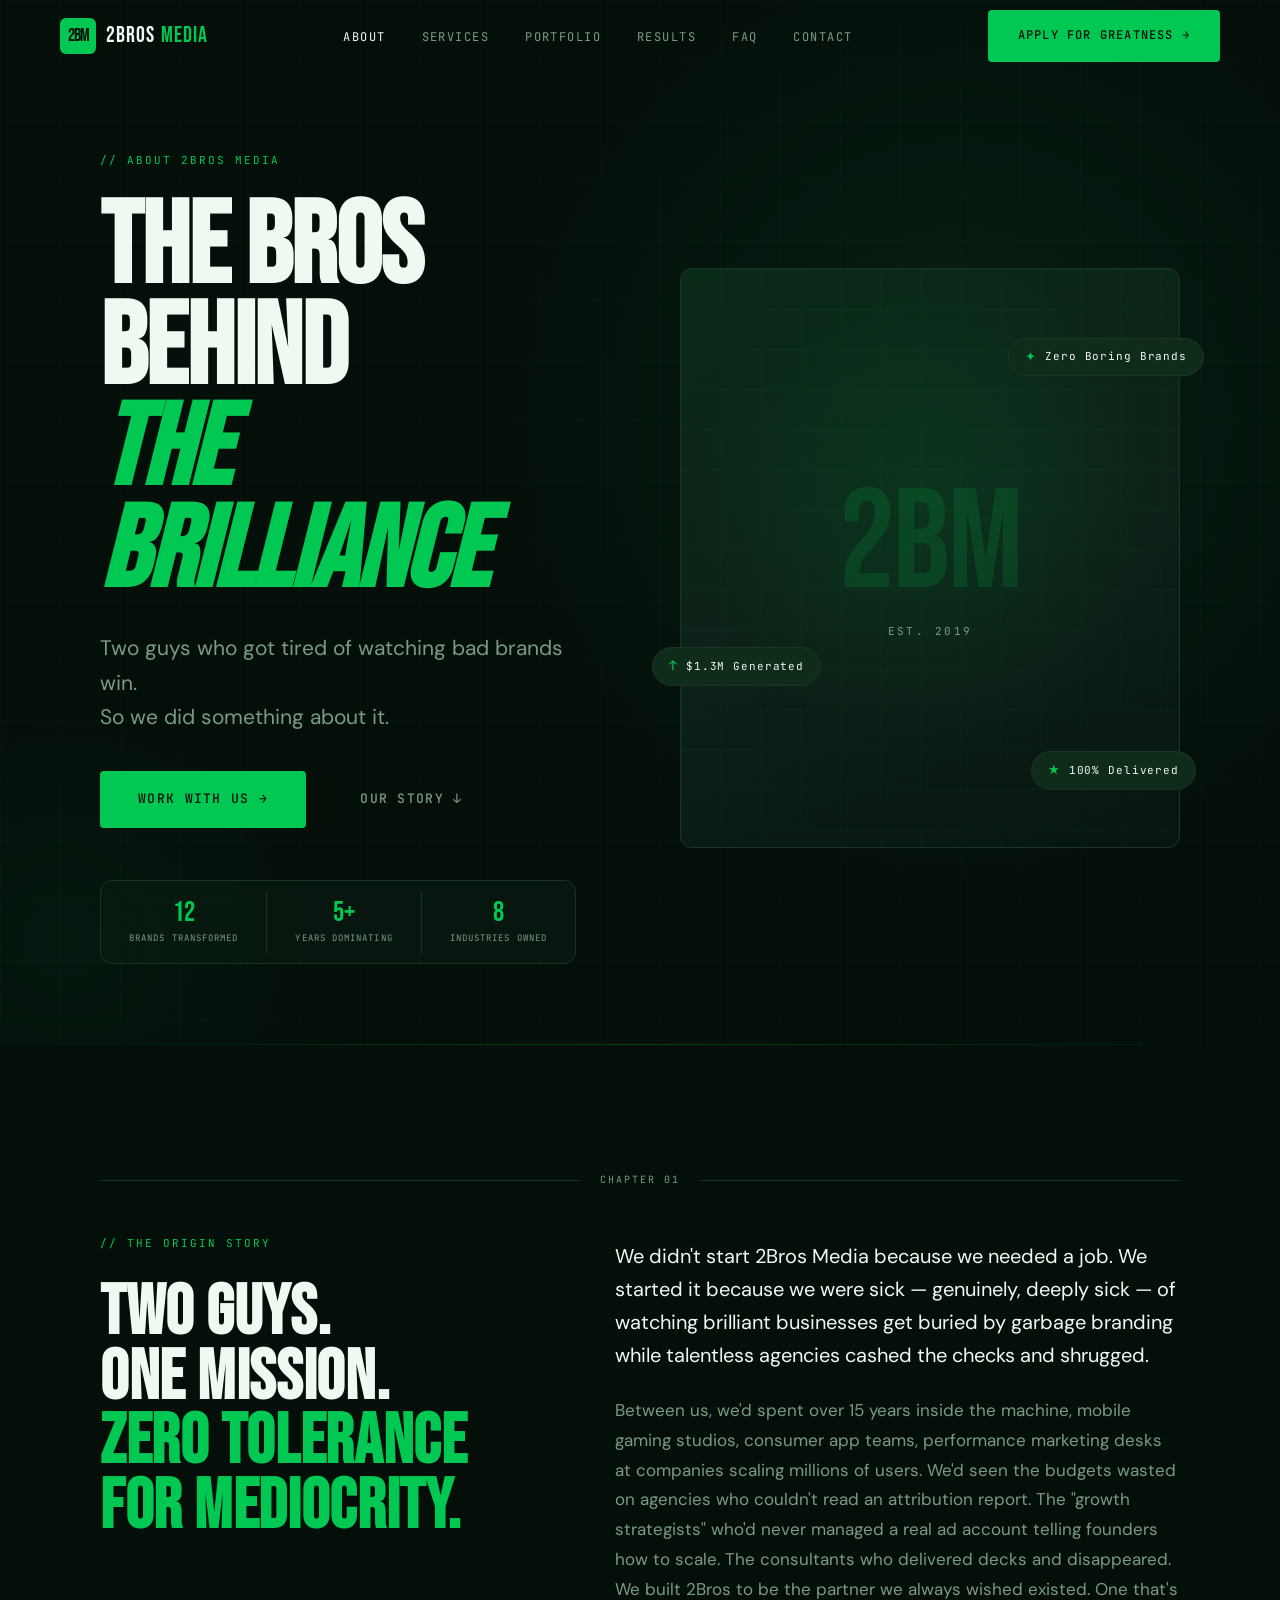
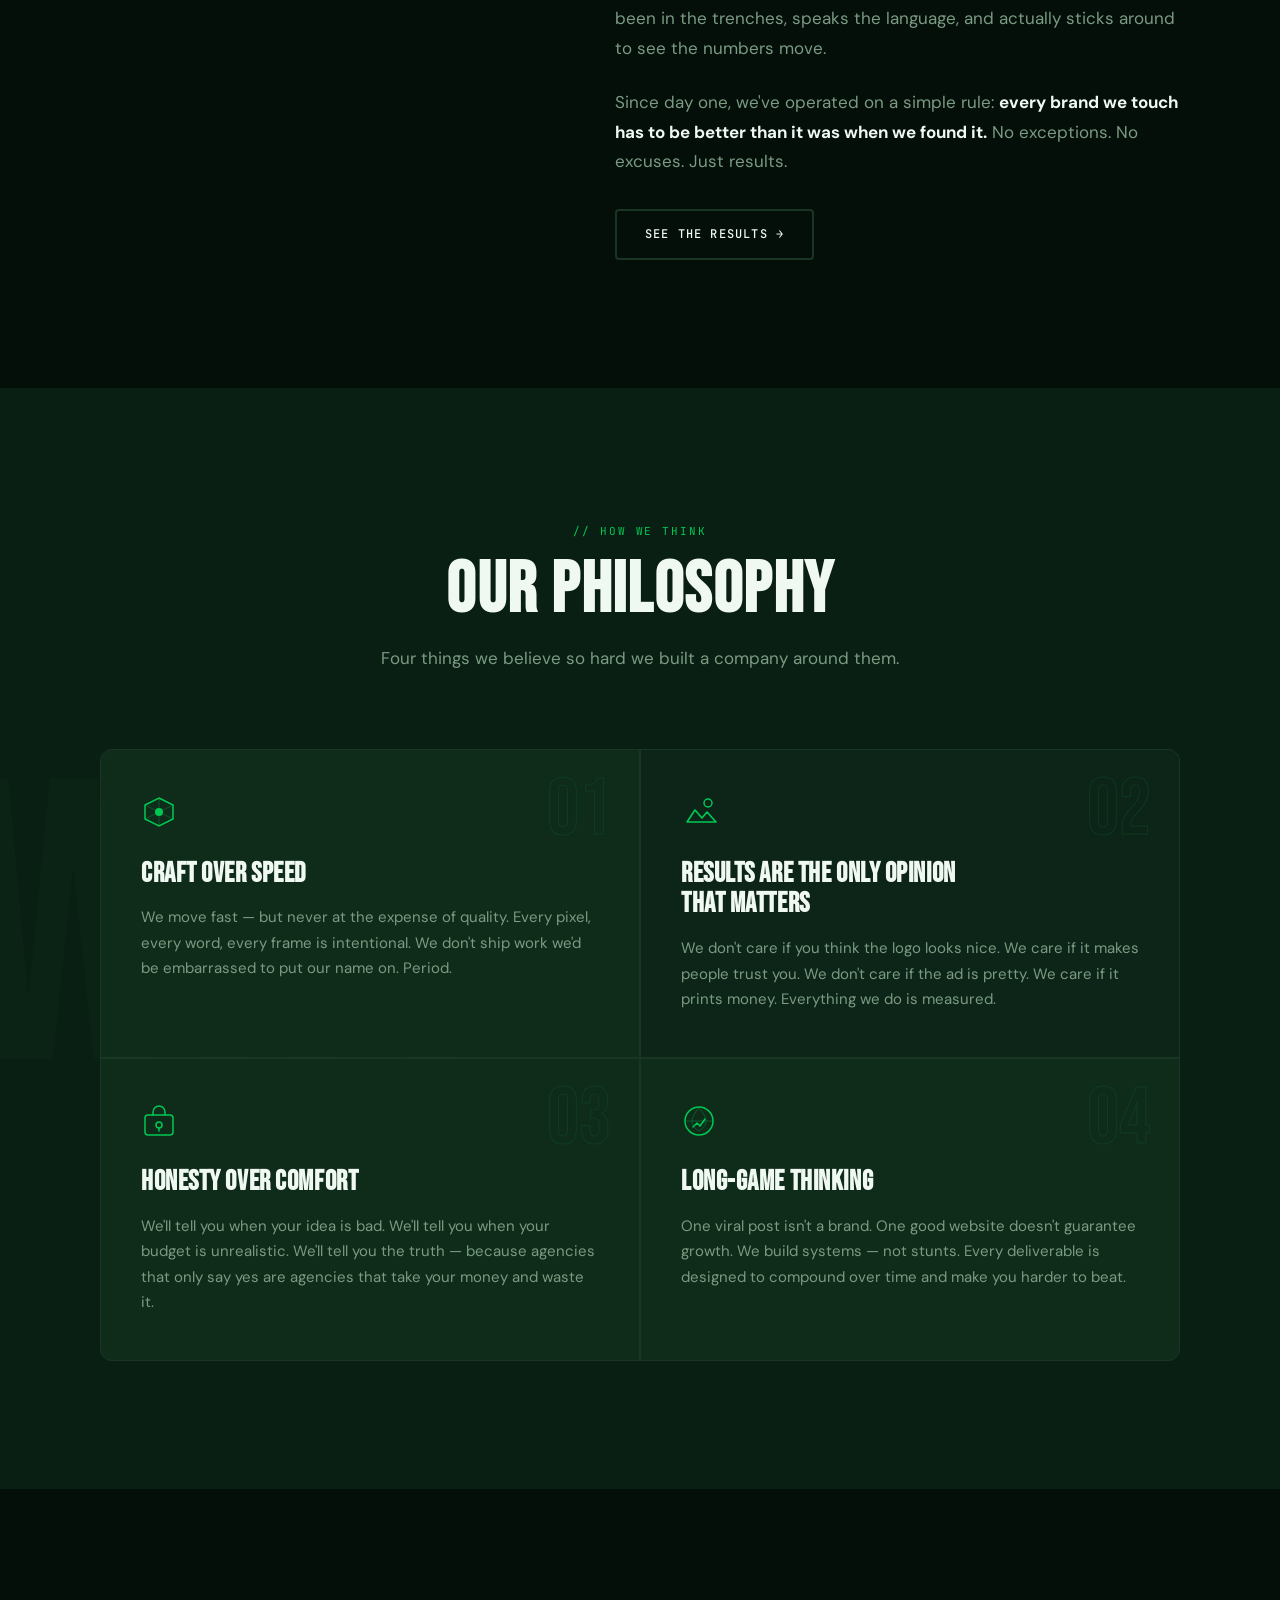
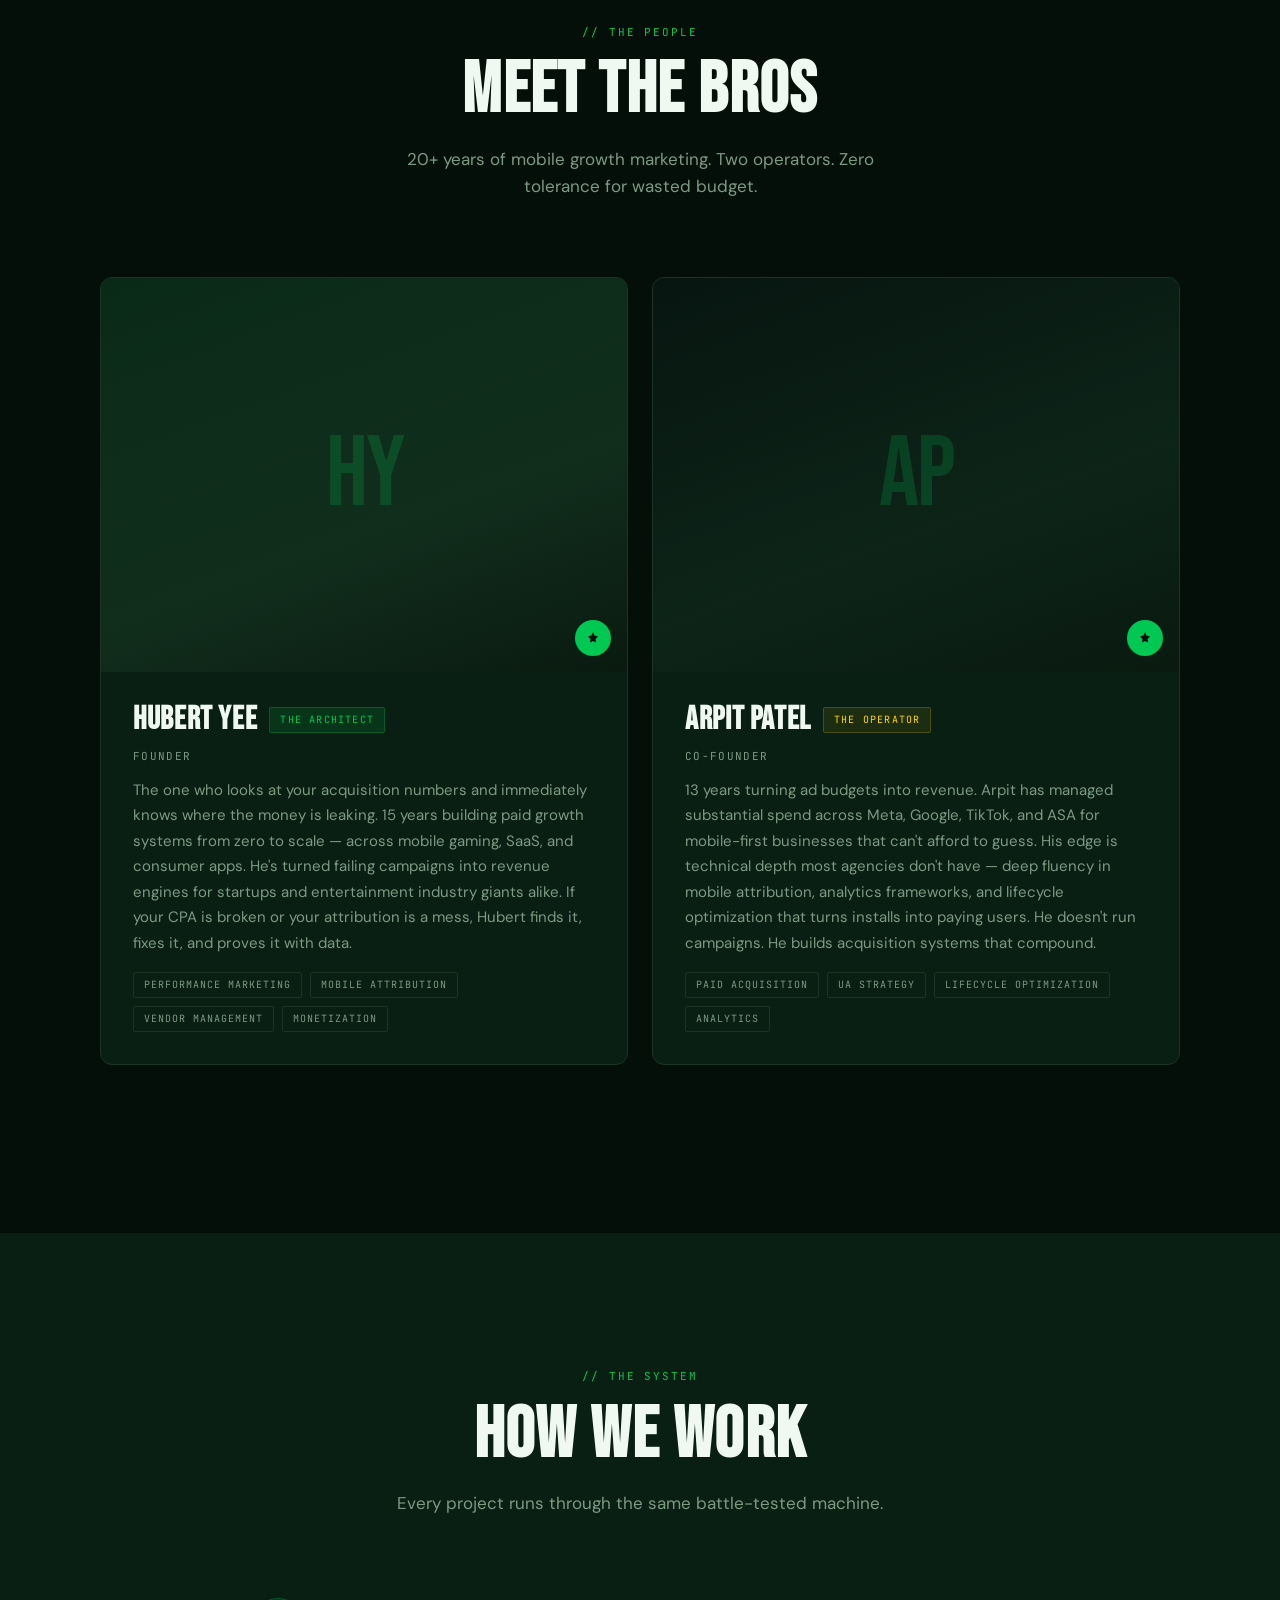
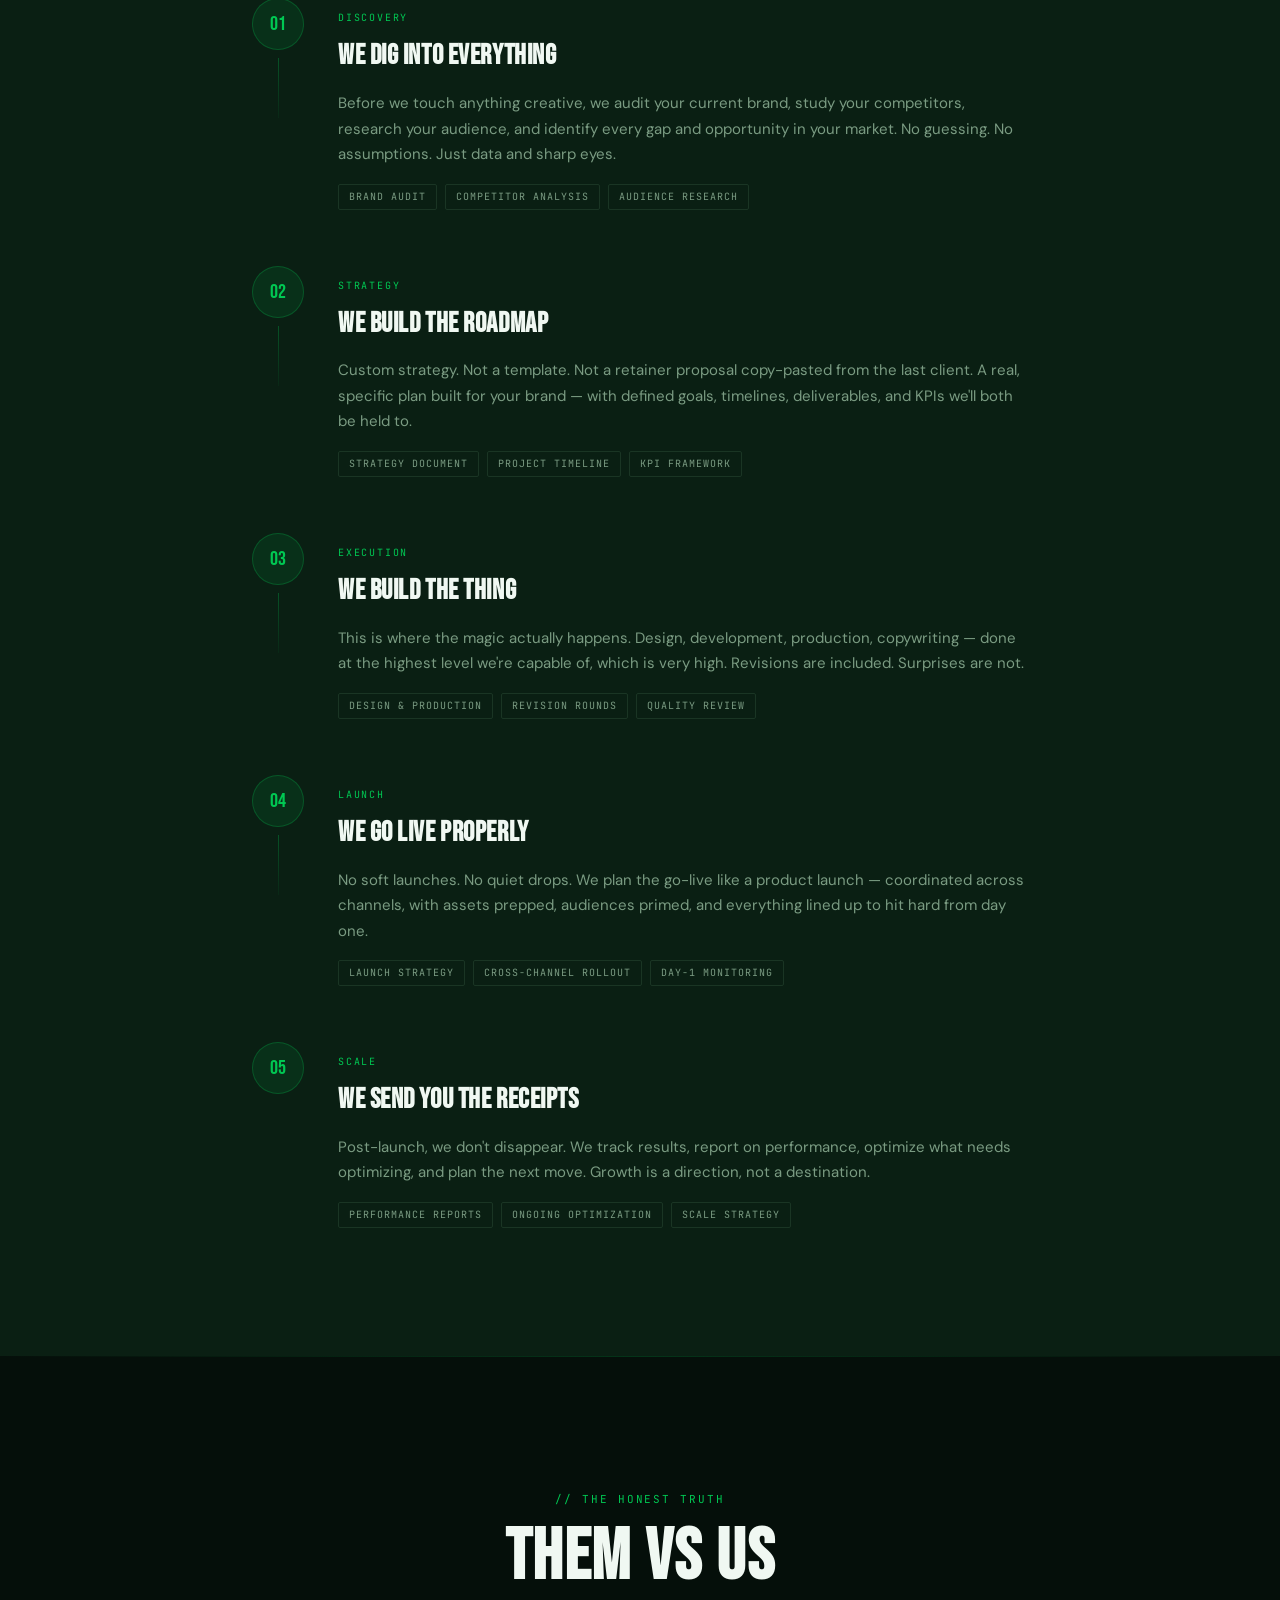
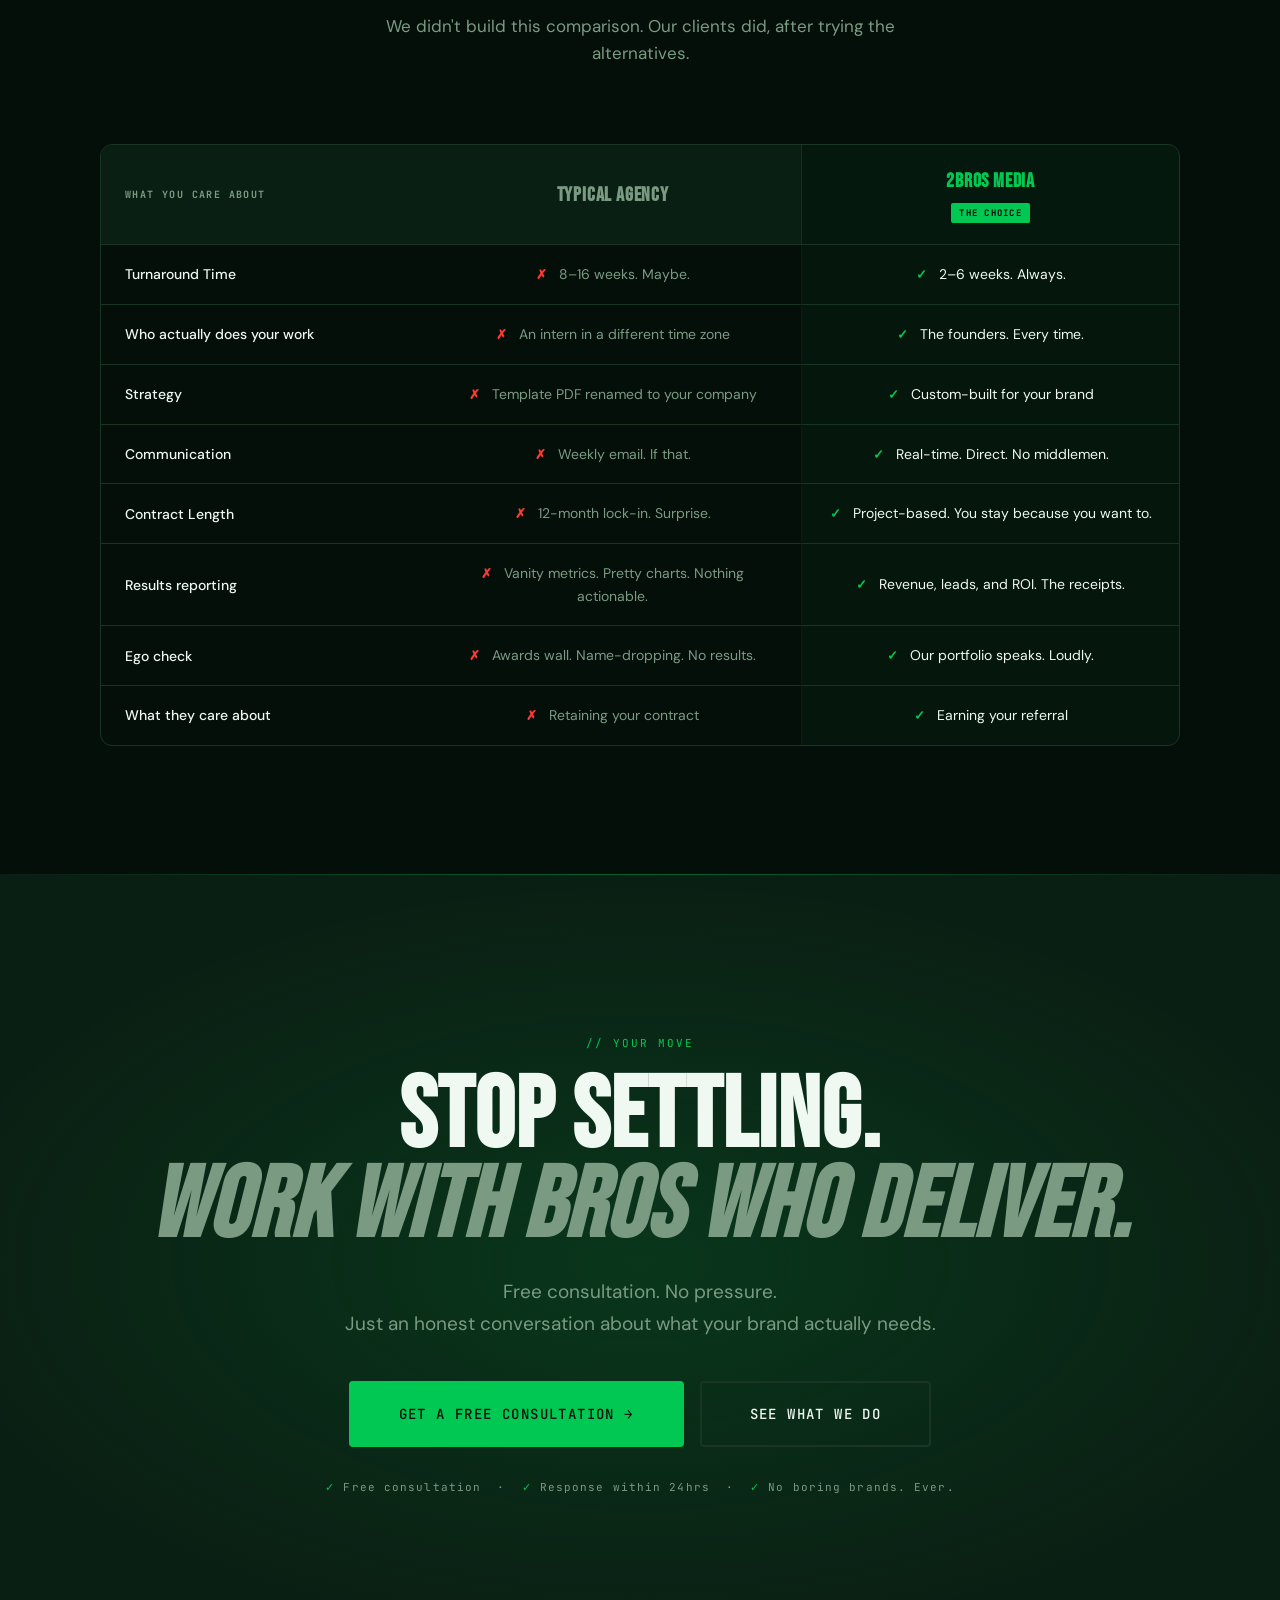
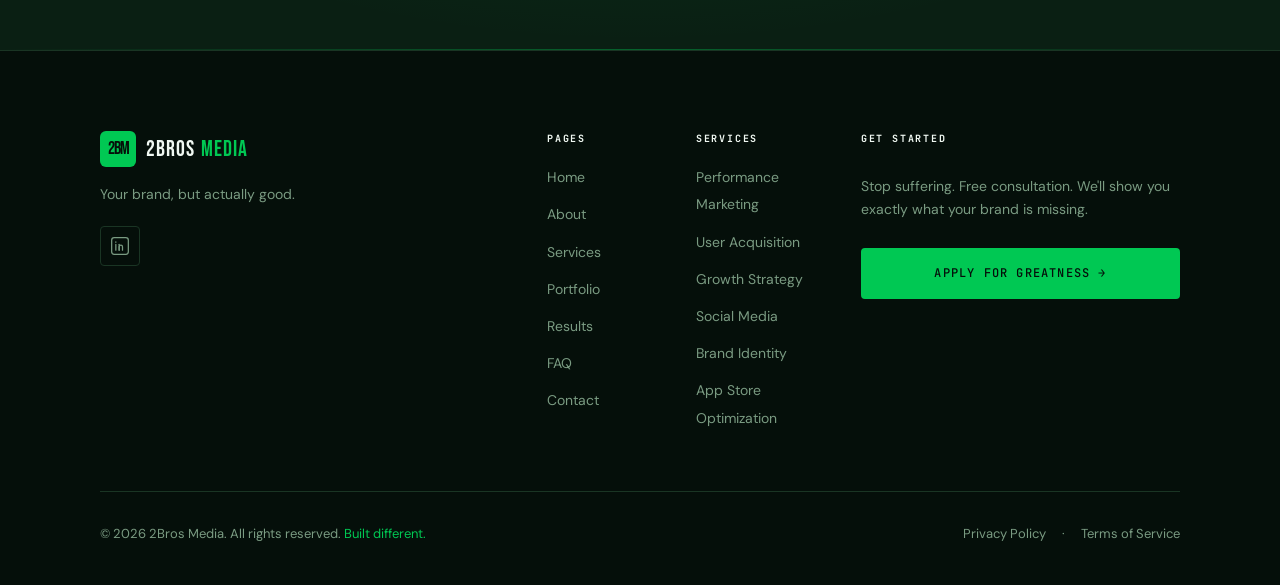
<file: about/index.html>
<!DOCTYPE html>
<html lang="en">
<head>
  <!-- ============================================================
       PRIMARY META TAGS
  ============================================================ -->
  <meta charset="UTF-8">
  <meta name="viewport" content="width=device-width, initial-scale=1.0">
  <title>About Us | 2Bros Media — The Bros Behind the Brilliance</title>
  <meta name="description" content="Two guys who got tired of watching bad brands win. Meet the team behind 2Bros Media — a creative agency built on obsessive craft, zero corporate BS, and results that actually move the needle.">
  <meta name="keywords" content="2Bros Media about, creative agency team, branding agency founders, media agency story, who is 2Bros Media">
  <meta name="author" content="2Bros Media">
  <link rel="canonical" href="https://2bros.click/about.html">

  <!-- Open Graph -->
  <meta property="og:type" content="website">
  <meta property="og:url" content="https://2bros.click/about.html">
  <meta property="og:title" content="About Us | 2Bros Media — The Bros Behind the Brilliance">
  <meta property="og:description" content="Two guys who got tired of watching bad brands win. Meet the team at 2Bros Media.">
  <meta property="og:image" content="https://2bros.click/assets/images/og-image.jpg">

  <!-- Twitter -->
  <meta name="twitter:card" content="summary_large_image">
  <meta name="twitter:site" content="@2brosmedia">
  <meta name="twitter:title" content="About Us | 2Bros Media — The Bros Behind the Brilliance">
  <meta name="twitter:description" content="Two guys who got tired of watching bad brands win. Meet the team at 2Bros Media.">
  <meta name="twitter:image" content="https://2bros.click/assets/images/og-image.jpg">

  <!-- Favicons -->
  <link rel="icon" type="image/svg+xml" href="/assets/images/favicon.svg">
<link rel="icon" type="image/x-icon" href="/favicon.ico">
  <link rel="icon" type="image/png" sizes="32x32" href="/assets/images/favicon-32x32.png">
  <link rel="apple-touch-icon" href="/assets/images/apple-touch-icon.png">

  <!-- Structured Data -->
  <script type="application/ld+json">
  {
    "@context": "https://schema.org",
    "@type": "AboutPage",
    "name": "About 2Bros Media",
    "description": "Learn about the team and philosophy behind 2Bros Media, a creative agency specializing in branding, web design, and social media.",
    "url": "https://2bros.click/about.html",
    "mainEntity": {
      "@type": "Organization",
      "name": "2Bros Media",
      "url": "https://2bros.click",
      "logo": "https://2bros.click/assets/images/logo.svg"
    }
  }
  </script>

  <!-- Google Fonts -->
  <link rel="preconnect" href="https://fonts.googleapis.com">
  <link rel="preconnect" href="https://fonts.gstatic.com" crossorigin>
  <link href="https://fonts.googleapis.com/css2?family=Bebas+Neue&family=DM+Sans:ital,opsz,wght@0,9..40,300;0,9..40,400;0,9..40,500;0,9..40,600;1,9..40,400&family=JetBrains+Mono:wght@400;500&display=swap" rel="stylesheet">

  <!-- ============================================================
       CRITICAL ABOVE-THE-FOLD CSS
  ============================================================ -->
  <style>
    *, *::before, *::after { box-sizing: border-box; margin: 0; padding: 0; }
    html { scroll-behavior: smooth; }
    body {
      background: var(--color-bg);
      color: var(--color-white);
      font-family: var(--font-body);
      font-size: 17px;
      line-height: 1.6;
      overflow-x: hidden;
    }
    img { display: block; max-width: 100%; }
    a { color: inherit; text-decoration: none; }
    ul { list-style: none; }
    button { cursor: pointer; border: none; background: none; font: inherit; }

    :root {
      --color-bg:          #050f0a;
      --color-surface:     #0a1f13;
      --color-surface-2:   #0f2b1a;
      --color-emerald:     #00c853;
      --color-emerald-dim: #00a844;
      --color-gold:        #ffd700;
      --color-white:       #f0f8f2;
      --color-muted:       #7a9b82;
      --color-border:      #1a3524;
      --color-danger:      #ff3b30;
      --font-display: 'Bebas Neue', 'Impact', sans-serif;
      --font-body:    'DM Sans', 'Helvetica Neue', sans-serif;
      --font-mono:    'JetBrains Mono', monospace;
      --nav-h:        72px;
      --section-pad:  clamp(80px, 10vw, 140px);
      --container:    1200px;
      --gutter:       clamp(20px, 5vw, 60px);
      --radius:       4px;
      --radius-lg:    12px;
    }

    /* NAV — critical */
    .nav {
      position: fixed;
      top: 0; left: 0; right: 0;
      z-index: 1000;
      height: var(--nav-h);
      display: flex;
      align-items: center;
      padding: 0 var(--gutter);
      transition: background 0.3s ease, backdrop-filter 0.3s ease, border-bottom 0.3s ease;
    }
    .nav.scrolled {
      background: rgba(5, 15, 10, 0.92);
      backdrop-filter: blur(12px);
      -webkit-backdrop-filter: blur(12px);
      border-bottom: 1px solid var(--color-border);
    }
    .nav-inner {
      width: 100%;
      max-width: var(--container);
      margin: 0 auto;
      display: flex;
      align-items: center;
      justify-content: space-between;
      gap: 24px;
    }
    .nav-logo {
      display: flex;
      align-items: center;
      gap: 10px;
      flex-shrink: 0;
    }
    .nav-logo-mark {
      width: 36px;
      height: 36px;
      background: var(--color-emerald);
      border-radius: 6px;
      display: flex;
      align-items: center;
      justify-content: center;
      font-family: var(--font-display);
      font-size: 18px;
      color: var(--color-bg);
      letter-spacing: -1px;
    }
    .nav-logo-text {
      font-family: var(--font-display);
      font-size: 22px;
      letter-spacing: 0.05em;
      color: var(--color-white);
    }
    .nav-logo-text span { color: var(--color-emerald); }
    .nav-links {
      display: flex;
      align-items: center;
      gap: 36px;
    }
    .nav-links a {
      font-family: var(--font-mono);
      font-size: 12px;
      letter-spacing: 0.12em;
      text-transform: uppercase;
      color: var(--color-muted);
      transition: color 0.2s;
    }
    .nav-links a:hover,
    .nav-links a.active { color: var(--color-white); }
    .nav-cta { display: flex; align-items: center; gap: 16px; }

    /* PAGE HERO */
    .page-hero {
      position: relative;
      min-height: 92vh;
      display: flex;
      align-items: center;
      overflow: hidden;
      padding-top: var(--nav-h);
    }
    .page-hero-bg {
      position: absolute;
      inset: 0;
      background:
        radial-gradient(ellipse 55% 70% at 75% 40%, rgba(0,200,83,0.10) 0%, transparent 65%),
        radial-gradient(ellipse 35% 40% at 5% 90%, rgba(0,200,83,0.05) 0%, transparent 55%),
        var(--color-bg);
    }
    .page-hero-grid {
      position: absolute;
      inset: 0;
      background-image:
        linear-gradient(rgba(0,200,83,0.03) 1px, transparent 1px),
        linear-gradient(90deg, rgba(0,200,83,0.03) 1px, transparent 1px);
      background-size: 60px 60px;
    }
  </style>

  <link rel="stylesheet" href="/assets/css/main.css">
  <link rel="stylesheet" href="/assets/css/about.css">
<!-- Google tag (gtag.js) -->
<script async src="https://www.googletagmanager.com/gtag/js?id=G-SQSV4N3N9W"></script>
<script>
  window.dataLayer = window.dataLayer || [];
  function gtag(){dataLayer.push(arguments);}
  gtag('js', new Date());
  gtag('config', 'G-SQSV4N3N9W');
</script>
</head>

<body>

<!-- ============================================================
     NAVIGATION
============================================================ -->
<nav class="nav" id="main-nav" role="navigation" aria-label="Main navigation">
  <div class="nav-inner">
    <a href="/" class="nav-logo" aria-label="2Bros Media — Home">
      <div class="nav-logo-mark" aria-hidden="true">2BM</div>
      <span class="nav-logo-text">2BROS <span>MEDIA</span></span>
    </a>
    <ul class="nav-links" role="list">
      <li><a href="/about/" class="active" aria-current="page">About</a></li>
      <li><a href="/services/">Services</a></li>
      <li><a href="/portfolio/">Portfolio</a></li>
      <li><a href="/results/">Results</a></li>
      <li><a href="/faq/">FAQ</a></li>
      <li><a href="/contact/">Contact</a></li>
    </ul>
    <div class="nav-cta">
      <a href="/contact/" class="btn btn-primary" id="nav-cta-desktop" style="display:none">Apply For Greatness →</a>
      <button class="hamburger" id="hamburger" aria-label="Open menu" aria-expanded="false" aria-controls="mobile-menu">
        <span class="hamburger-line"></span>
        <span class="hamburger-line"></span>
        <span class="hamburger-line"></span>
      </button>
    </div>
  </div>
</nav>

<!-- Mobile Menu -->
<div class="mobile-menu" id="mobile-menu" role="dialog" aria-modal="true" aria-label="Mobile navigation">
  <button class="mobile-menu-close" id="mobile-close" aria-label="Close menu">✕</button>
  <nav>
    <ul class="mobile-menu-links" role="list">
      <li><a href="/">Home</a></li>
      <li><a href="/about/" class="active">About</a></li>
      <li><a href="/services/">Services</a></li>
      <li><a href="/portfolio/">Portfolio</a></li>
      <li><a href="/results/">Results</a></li>
      <li><a href="/faq/">FAQ</a></li>
      <li><a href="/contact/">Contact</a></li>
    </ul>
    <a href="/contact/" class="btn btn-primary mobile-menu-cta">Apply For Greatness →</a>
  </nav>
</div>


<!-- ============================================================
     PAGE HERO — SPLIT LAYOUT
============================================================ -->
<section class="page-hero" id="hero" aria-labelledby="about-hero-headline">
  <div class="page-hero-bg" aria-hidden="true"></div>
  <div class="page-hero-grid" aria-hidden="true"></div>

  <div class="container about-hero-layout">

    <!-- Left: Text -->
    <div class="about-hero-text">
      <span class="section-tag" data-animate="fadeUp">// ABOUT 2BROS MEDIA</span>

      <h1 class="about-hero-headline" id="about-hero-headline" data-animate="fadeUp" data-animate-delay="80">
        THE BROS<br>
        BEHIND<br>
        <em class="about-hero-em">THE BRILLIANCE</em>
      </h1>

      <p class="about-hero-sub" data-animate="fadeUp" data-animate-delay="180">
        Two guys who got tired of watching bad brands win.<br>
        So we did something about it.
      </p>

      <div class="about-hero-actions" data-animate="fadeUp" data-animate-delay="280">
        <a href="/contact/" class="btn btn-primary btn-lg">Work With Us →</a>
        <a href="#our-story" class="btn btn-ghost btn-lg">Our Story ↓</a>
      </div>

      <!-- Quick credentials -->
      <div class="about-hero-creds" data-animate="fadeUp" data-animate-delay="360">
        <div class="about-cred">
          <span class="about-cred-num" data-counter="12">0</span>
          <span class="about-cred-label">Brands Transformed</span>
        </div>
        <div class="about-cred-divider" aria-hidden="true"></div>
        <div class="about-cred">
          <span class="about-cred-num"><span data-counter="5">0</span>+</span>
          <span class="about-cred-label">Years Dominating</span>
        </div>
        <div class="about-cred-divider" aria-hidden="true"></div>
        <div class="about-cred">
          <span class="about-cred-num"><span data-counter="8">0</span></span>
          <span class="about-cred-label">Industries Owned</span>
        </div>
      </div>
    </div>

    <!-- Right: Visual block -->
    <div class="about-hero-visual" data-animate="fadeUp" data-animate-delay="160" aria-hidden="true">
      <div class="about-hero-img-frame">
        <div class="about-hero-img-placeholder" role="img" aria-label="The 2Bros Media team photo placeholder">
          <div class="about-hero-img-inner">
            <span class="about-hero-img-label">2BM</span>
            <span class="about-hero-img-sub">EST. 2019</span>
          </div>
        </div>
        <!-- Floating tags -->
        <div class="about-float-tag about-float-tag--1">
          <span class="about-float-icon" aria-hidden="true">✦</span>
          <span>Zero Boring Brands</span>
        </div>
        <div class="about-float-tag about-float-tag--2">
          <span class="about-float-icon" aria-hidden="true">↑</span>
          <span>$1.3M Generated</span>
        </div>
        <div class="about-float-tag about-float-tag--3">
          <span class="about-float-icon" aria-hidden="true">★</span>
          <span>100% Delivered</span>
        </div>
      </div>
    </div>

  </div><!-- /about-hero-layout -->
</section>


<!-- ============================================================
     ORIGIN STORY
============================================================ -->
<section class="origin-section section-pad" id="our-story" aria-labelledby="origin-headline">
  <div class="container">

    <div class="origin-layout">

      <!-- Chapter marker -->
      <div class="origin-marker" data-animate="fadeUp" aria-hidden="true">
        <span class="origin-marker-line"></span>
        <span class="origin-marker-label">CHAPTER 01</span>
        <span class="origin-marker-line"></span>
      </div>

      <div class="origin-content">
        <span class="section-tag" data-animate="fadeUp">// THE ORIGIN STORY</span>
        <h2 class="origin-headline" id="origin-headline" data-animate="fadeUp" data-animate-delay="80">
          TWO GUYS.<br>ONE MISSION.<br>
          <span class="origin-headline-accent">ZERO TOLERANCE<br>FOR MEDIOCRITY.</span>
        </h2>
      </div>

      <div class="origin-body" data-animate="fadeUp" data-animate-delay="120">
        <p class="origin-p origin-p--lead">
          We didn't start 2Bros Media because we needed a job. We started it because we were sick — genuinely, deeply sick — of watching brilliant businesses get buried by garbage branding while talentless agencies cashed the checks and shrugged.
        </p>
        <p class="origin-p">
          Between us, we'd spent over 15 years inside the machine, mobile gaming studios, consumer app teams, performance marketing desks at companies scaling millions of users. We'd seen the budgets wasted on agencies who couldn't read an attribution report. The "growth strategists" who'd never managed a real ad account telling founders how to scale. The consultants who delivered decks and disappeared. We built 2Bros to be the partner we always wished existed. One that's been in the trenches, speaks the language, and actually sticks around to see the numbers move.
        </p>
        <p class="origin-p">
          Since day one, we've operated on a simple rule: <strong>every brand we touch has to be better than it was when we found it.</strong> No exceptions. No excuses. Just results.
        </p>
        <a href="/results/" class="btn btn-outline" style="margin-top: 8px;">See the Results →</a>
      </div>

    </div>

  </div>
</section>


<!-- ============================================================
     PHILOSOPHY — CORE BELIEFS
============================================================ -->
<section class="philosophy-section section-pad" aria-labelledby="philosophy-headline">
  <div class="container">

    <div class="section-header" data-animate="fadeUp">
      <span class="section-tag">// HOW WE THINK</span>
      <h2 class="section-headline" id="philosophy-headline">OUR PHILOSOPHY</h2>
      <p class="section-sub">Four things we believe so hard we built a company around them.</p>
    </div>

    <div class="philosophy-grid" data-stagger>

      <div class="philosophy-card" data-animate="fadeUp">
        <div class="philosophy-card-num" aria-hidden="true">01</div>
        <div class="philosophy-card-icon" aria-hidden="true">
          <svg width="36" height="36" viewBox="0 0 36 36" fill="none">
            <path d="M18 4L32 11V25L18 32L4 25V11L18 4Z" stroke="currentColor" stroke-width="1.5" fill="none"/>
            <path d="M18 4V32M4 11L32 25M32 11L4 25" stroke="currentColor" stroke-width="1" opacity="0.3"/>
            <circle cx="18" cy="18" r="4" fill="currentColor"/>
          </svg>
        </div>
        <h3 class="philosophy-card-title">Craft Over Speed</h3>
        <p class="philosophy-card-desc">We move fast — but never at the expense of quality. Every pixel, every word, every frame is intentional. We don't ship work we'd be embarrassed to put our name on. Period.</p>
      </div>

      <div class="philosophy-card philosophy-card--featured" data-animate="fadeUp">
        <div class="philosophy-card-num" aria-hidden="true">02</div>
        <div class="philosophy-card-icon" aria-hidden="true">
          <svg width="36" height="36" viewBox="0 0 36 36" fill="none">
            <path d="M6 28L14 16l7 8 5-6 9 10H6z" stroke="currentColor" stroke-width="1.5" stroke-linejoin="round" fill="none"/>
            <path d="M6 28L14 16l7 8 5-6 9 10" stroke="currentColor" stroke-width="1.5" stroke-linejoin="round" opacity="0.3" fill="none"/>
            <circle cx="27" cy="9" r="4" stroke="currentColor" stroke-width="1.5" fill="none"/>
          </svg>
        </div>
        <h3 class="philosophy-card-title">Results Are the Only Opinion That Matters</h3>
        <p class="philosophy-card-desc">We don't care if you think the logo looks nice. We care if it makes people trust you. We don't care if the ad is pretty. We care if it prints money. Everything we do is measured.</p>
      </div>

      <div class="philosophy-card" data-animate="fadeUp">
        <div class="philosophy-card-num" aria-hidden="true">03</div>
        <div class="philosophy-card-icon" aria-hidden="true">
          <svg width="36" height="36" viewBox="0 0 36 36" fill="none">
            <rect x="4" y="12" width="28" height="20" rx="3" stroke="currentColor" stroke-width="1.5" fill="none"/>
            <path d="M12 12V9a6 6 0 0 1 12 0v3" stroke="currentColor" stroke-width="1.5" stroke-linecap="round"/>
            <circle cx="18" cy="22" r="3" stroke="currentColor" stroke-width="1.5" fill="none"/>
            <path d="M18 25v3" stroke="currentColor" stroke-width="1.5" stroke-linecap="round"/>
          </svg>
        </div>
        <h3 class="philosophy-card-title">Honesty Over Comfort</h3>
        <p class="philosophy-card-desc">We'll tell you when your idea is bad. We'll tell you when your budget is unrealistic. We'll tell you the truth — because agencies that only say yes are agencies that take your money and waste it.</p>
      </div>

      <div class="philosophy-card" data-animate="fadeUp">
        <div class="philosophy-card-num" aria-hidden="true">04</div>
        <div class="philosophy-card-icon" aria-hidden="true">
          <svg width="36" height="36" viewBox="0 0 36 36" fill="none">
            <path d="M18 4c-7.7 0-14 6.3-14 14s6.3 14 14 14 14-6.3 14-14S25.7 4 18 4z" stroke="currentColor" stroke-width="1.5" fill="none"/>
            <path d="M18 4C14 10 11 14 11 18s3 8 7 10M18 4c4 6 7 10 7 14s-3 8-7 10" stroke="currentColor" stroke-width="1" opacity="0.3"/>
            <path d="M4 18h28" stroke="currentColor" stroke-width="1" opacity="0.3"/>
            <path d="M12 24l4-4 3 3 5-7" stroke="currentColor" stroke-width="1.5" stroke-linecap="round" stroke-linejoin="round"/>
          </svg>
        </div>
        <h3 class="philosophy-card-title">Long-Game Thinking</h3>
        <p class="philosophy-card-desc">One viral post isn't a brand. One good website doesn't guarantee growth. We build systems — not stunts. Every deliverable is designed to compound over time and make you harder to beat.</p>
      </div>

    </div><!-- /philosophy-grid -->

  </div>
</section>


<!-- ============================================================
     MEET THE TEAM
============================================================ -->
<section class="team-section section-pad" aria-labelledby="team-headline">
  <div class="container">

    <div class="section-header" data-animate="fadeUp">
      <span class="section-tag">// THE PEOPLE</span>
      <h2 class="section-headline" id="team-headline">MEET THE BROS</h2>
      <p class="section-sub">20+ years of mobile growth marketing. Two operators. Zero tolerance for wasted budget.</p>
    </div>

    <div class="team-grid" data-stagger>

      <!-- Team Member 1 -->
      <article class="team-card" data-animate="fadeUp" aria-label="Team member: Hubert Yee — The Architect">
        <div class="team-card-img-wrap">
          <div class="team-card-img"
               role="img"
               aria-label="Hubert Yee — Founder of 2Bros Media profile photo placeholder"
               style="background: linear-gradient(160deg, #0a2a18 0%, #112e1c 60%, #0a1a10 100%);">
            <span class="team-card-initials" aria-hidden="true">HY</span>
          </div>
          <div class="team-card-badge" aria-hidden="true">
            <svg width="16" height="16" viewBox="0 0 16 16" fill="none">
              <path d="M8 2l1.5 3.5L13 6.5l-2.5 2.5.6 3.5L8 11l-3.1 1.5.6-3.5L3 6.5l3.5-1L8 2z" fill="currentColor"/>
            </svg>
          </div>
        </div>
        <div class="team-card-body">
          <div class="team-card-header">
            <h3 class="team-card-name">Hubert Yee</h3>
            <span class="team-card-title-badge">The Architect</span>
          </div>
          <p class="team-card-role">Founder</p>
          <p class="team-card-bio">The one who looks at your acquisition numbers and immediately knows where the money is leaking. 15 years building paid growth systems from zero to scale — across mobile gaming, SaaS, and consumer apps. He's turned failing campaigns into revenue engines for startups and entertainment industry giants alike. If your CPA is broken or your attribution is a mess, Hubert finds it, fixes it, and proves it with data.</p>
          <div class="team-card-skills">
            <span class="team-skill-tag">Performance Marketing</span>
            <span class="team-skill-tag">Mobile Attribution</span>
            <span class="team-skill-tag">Vendor Management</span>
            <span class="team-skill-tag">Monetization</span>
          </div>
        </div>
      </article>

      <!-- Team Member 2 -->
      <article class="team-card" data-animate="fadeUp" data-animate-delay="120" aria-label="Team member: Arpit Patel — The Operator">
        <div class="team-card-img-wrap">
          <div class="team-card-img"
               role="img"
               aria-label="Arpit Patel — Co-Founder of 2Bros Media profile photo placeholder"
               style="background: linear-gradient(160deg, #071510 0%, #0d2418 60%, #0a1a10 100%);">
            <span class="team-card-initials" aria-hidden="true">AP</span>
          </div>
          <div class="team-card-badge" aria-hidden="true">
            <svg width="16" height="16" viewBox="0 0 16 16" fill="none">
              <path d="M8 2l1.5 3.5L13 6.5l-2.5 2.5.6 3.5L8 11l-3.1 1.5.6-3.5L3 6.5l3.5-1L8 2z" fill="currentColor"/>
            </svg>
          </div>
        </div>
        <div class="team-card-body">
          <div class="team-card-header">
            <h3 class="team-card-name">Arpit Patel</h3>
            <span class="team-card-title-badge team-card-title-badge--gold">The Operator</span>
          </div>
          <p class="team-card-role">Co-Founder</p>
          <p class="team-card-bio">13 years turning ad budgets into revenue. Arpit has managed substantial spend across Meta, Google, TikTok, and ASA for mobile-first businesses that can't afford to guess. His edge is technical depth most agencies don't have — deep fluency in mobile attribution, analytics frameworks, and lifecycle optimization that turns installs into paying users. He doesn't run campaigns. He builds acquisition systems that compound.</p>
          <div class="team-card-skills">
            <span class="team-skill-tag">Paid Acquisition</span>
            <span class="team-skill-tag">UA Strategy</span>
            <span class="team-skill-tag">Lifecycle Optimization</span>
            <span class="team-skill-tag">Analytics</span>
          </div>
        </div>
      </article>

    </div><!-- /team-grid -->



  </div>
</section>


<!-- ============================================================
     HOW WE WORK — PROCESS
============================================================ -->
<section class="process-detail-section section-pad" aria-labelledby="process-detail-headline">
  <div class="container">

    <div class="section-header" data-animate="fadeUp">
      <span class="section-tag">// THE SYSTEM</span>
      <h2 class="section-headline" id="process-detail-headline">HOW WE WORK</h2>
      <p class="section-sub">Every project runs through the same battle-tested machine.</p>
    </div>

    <div class="process-detail-track">

      <!-- Step 1 -->
      <div class="process-detail-step" data-animate="fadeUp">
        <div class="process-detail-left">
          <div class="process-detail-num" aria-hidden="true">01</div>
          <div class="process-detail-connector" aria-hidden="true"></div>
        </div>
        <div class="process-detail-content">
          <span class="process-detail-phase" aria-label="Phase 1">DISCOVERY</span>
          <h3 class="process-detail-title">We Dig Into Everything</h3>
          <p class="process-detail-desc">Before we touch anything creative, we audit your current brand, study your competitors, research your audience, and identify every gap and opportunity in your market. No guessing. No assumptions. Just data and sharp eyes.</p>
          <div class="process-detail-deliverables">
            <span class="process-detail-tag">Brand audit</span>
            <span class="process-detail-tag">Competitor analysis</span>
            <span class="process-detail-tag">Audience research</span>
          </div>
        </div>
      </div>

      <!-- Step 2 -->
      <div class="process-detail-step" data-animate="fadeUp" data-animate-delay="80">
        <div class="process-detail-left">
          <div class="process-detail-num" aria-hidden="true">02</div>
          <div class="process-detail-connector" aria-hidden="true"></div>
        </div>
        <div class="process-detail-content">
          <span class="process-detail-phase" aria-label="Phase 2">STRATEGY</span>
          <h3 class="process-detail-title">We Build the Roadmap</h3>
          <p class="process-detail-desc">Custom strategy. Not a template. Not a retainer proposal copy-pasted from the last client. A real, specific plan built for your brand — with defined goals, timelines, deliverables, and KPIs we'll both be held to.</p>
          <div class="process-detail-deliverables">
            <span class="process-detail-tag">Strategy document</span>
            <span class="process-detail-tag">Project timeline</span>
            <span class="process-detail-tag">KPI framework</span>
          </div>
        </div>
      </div>

      <!-- Step 3 -->
      <div class="process-detail-step" data-animate="fadeUp" data-animate-delay="160">
        <div class="process-detail-left">
          <div class="process-detail-num" aria-hidden="true">03</div>
          <div class="process-detail-connector" aria-hidden="true"></div>
        </div>
        <div class="process-detail-content">
          <span class="process-detail-phase" aria-label="Phase 3">EXECUTION</span>
          <h3 class="process-detail-title">We Build the Thing</h3>
          <p class="process-detail-desc">This is where the magic actually happens. Design, development, production, copywriting — done at the highest level we're capable of, which is very high. Revisions are included. Surprises are not.</p>
          <div class="process-detail-deliverables">
            <span class="process-detail-tag">Design &amp; production</span>
            <span class="process-detail-tag">Revision rounds</span>
            <span class="process-detail-tag">Quality review</span>
          </div>
        </div>
      </div>

      <!-- Step 4 -->
      <div class="process-detail-step" data-animate="fadeUp" data-animate-delay="240">
        <div class="process-detail-left">
          <div class="process-detail-num" aria-hidden="true">04</div>
          <div class="process-detail-connector" aria-hidden="true"></div>
        </div>
        <div class="process-detail-content">
          <span class="process-detail-phase" aria-label="Phase 4">LAUNCH</span>
          <h3 class="process-detail-title">We Go Live Properly</h3>
          <p class="process-detail-desc">No soft launches. No quiet drops. We plan the go-live like a product launch — coordinated across channels, with assets prepped, audiences primed, and everything lined up to hit hard from day one.</p>
          <div class="process-detail-deliverables">
            <span class="process-detail-tag">Launch strategy</span>
            <span class="process-detail-tag">Cross-channel rollout</span>
            <span class="process-detail-tag">Day-1 monitoring</span>
          </div>
        </div>
      </div>

      <!-- Step 5 -->
      <div class="process-detail-step process-detail-step--last" data-animate="fadeUp" data-animate-delay="320">
        <div class="process-detail-left">
          <div class="process-detail-num" aria-hidden="true">05</div>
        </div>
        <div class="process-detail-content">
          <span class="process-detail-phase" aria-label="Phase 5">SCALE</span>
          <h3 class="process-detail-title">We Send You the Receipts</h3>
          <p class="process-detail-desc">Post-launch, we don't disappear. We track results, report on performance, optimize what needs optimizing, and plan the next move. Growth is a direction, not a destination.</p>
          <div class="process-detail-deliverables">
            <span class="process-detail-tag">Performance reports</span>
            <span class="process-detail-tag">Ongoing optimization</span>
            <span class="process-detail-tag">Scale strategy</span>
          </div>
        </div>
      </div>

    </div><!-- /process-detail-track -->

  </div>
</section>


<!-- ============================================================
     WHY 2BROS — THEM VS US TABLE
============================================================ -->
<section class="versus-section section-pad" aria-labelledby="versus-headline">
  <div class="container">

    <div class="section-header" data-animate="fadeUp">
      <span class="section-tag">// THE HONEST TRUTH</span>
      <h2 class="section-headline" id="versus-headline">THEM VS US</h2>
      <p class="section-sub">We didn't build this comparison. Our clients did, after trying the alternatives.</p>
    </div>

    <div class="versus-table-wrap" data-animate="fadeUp" data-animate-delay="80">
      <table class="versus-table" aria-label="Comparison between typical agencies and 2Bros Media">
        <thead>
          <tr>
            <th scope="col" class="versus-th versus-th--feature">What you care about</th>
            <th scope="col" class="versus-th versus-th--them">
              <span class="versus-label versus-label--them">Typical Agency</span>
            </th>
            <th scope="col" class="versus-th versus-th--us">
              <span class="versus-label versus-label--us">2Bros Media</span>
              <span class="versus-best-badge" aria-label="Recommended choice">THE CHOICE</span>
            </th>
          </tr>
        </thead>
        <tbody>
          <tr class="versus-row">
            <td class="versus-feature">Turnaround Time</td>
            <td class="versus-them">
              <span class="versus-x" aria-label="No">✗</span>
              <span>8–16 weeks. Maybe.</span>
            </td>
            <td class="versus-us">
              <span class="versus-check" aria-label="Yes">✓</span>
              <span>2–6 weeks. Always.</span>
            </td>
          </tr>
          <tr class="versus-row">
            <td class="versus-feature">Who actually does your work</td>
            <td class="versus-them">
              <span class="versus-x" aria-label="No">✗</span>
              <span>An intern in a different time zone</span>
            </td>
            <td class="versus-us">
              <span class="versus-check" aria-label="Yes">✓</span>
              <span>The founders. Every time.</span>
            </td>
          </tr>
          <tr class="versus-row">
            <td class="versus-feature">Strategy</td>
            <td class="versus-them">
              <span class="versus-x" aria-label="No">✗</span>
              <span>Template PDF renamed to your company</span>
            </td>
            <td class="versus-us">
              <span class="versus-check" aria-label="Yes">✓</span>
              <span>Custom-built for your brand</span>
            </td>
          </tr>
          <tr class="versus-row">
            <td class="versus-feature">Communication</td>
            <td class="versus-them">
              <span class="versus-x" aria-label="No">✗</span>
              <span>Weekly email. If that.</span>
            </td>
            <td class="versus-us">
              <span class="versus-check" aria-label="Yes">✓</span>
              <span>Real-time. Direct. No middlemen.</span>
            </td>
          </tr>
          <tr class="versus-row">
            <td class="versus-feature">Contract Length</td>
            <td class="versus-them">
              <span class="versus-x" aria-label="No">✗</span>
              <span>12-month lock-in. Surprise.</span>
            </td>
            <td class="versus-us">
              <span class="versus-check" aria-label="Yes">✓</span>
              <span>Project-based. You stay because you want to.</span>
            </td>
          </tr>
          <tr class="versus-row">
            <td class="versus-feature">Results reporting</td>
            <td class="versus-them">
              <span class="versus-x" aria-label="No">✗</span>
              <span>Vanity metrics. Pretty charts. Nothing actionable.</span>
            </td>
            <td class="versus-us">
              <span class="versus-check" aria-label="Yes">✓</span>
              <span>Revenue, leads, and ROI. The receipts.</span>
            </td>
          </tr>
          <tr class="versus-row">
            <td class="versus-feature">Ego check</td>
            <td class="versus-them">
              <span class="versus-x" aria-label="No">✗</span>
              <span>Awards wall. Name-dropping. No results.</span>
            </td>
            <td class="versus-us">
              <span class="versus-check" aria-label="Yes">✓</span>
              <span>Our portfolio speaks. Loudly.</span>
            </td>
          </tr>
          <tr class="versus-row">
            <td class="versus-feature">What they care about</td>
            <td class="versus-them">
              <span class="versus-x" aria-label="No">✗</span>
              <span>Retaining your contract</span>
            </td>
            <td class="versus-us">
              <span class="versus-check" aria-label="Yes">✓</span>
              <span>Earning your referral</span>
            </td>
          </tr>
        </tbody>
      </table>
    </div>

  </div>
</section>


<!-- ============================================================
     CTA SECTION
============================================================ -->
<section class="cta-banner" aria-labelledby="about-cta-headline">
  <div class="cta-banner-bg" aria-hidden="true"></div>
  <div class="container">
    <div class="cta-banner-inner" data-animate="fadeUp">
      <span class="section-tag cta-tag">// YOUR MOVE</span>
      <h2 class="cta-headline" id="about-cta-headline">
        STOP SETTLING.<br>
        <em style="font-style:italic; color: var(--color-muted);">Work With Bros Who Deliver.</em>
      </h2>
      <p class="cta-sub">
        Free consultation. No pressure.<br>Just an honest conversation about what your brand actually needs.
      </p>
      <div class="cta-banner-actions">
        <a href="/contact/" class="btn btn-primary btn-xl">Get a Free Consultation →</a>
        <a href="/services/" class="btn btn-outline btn-xl">See What We Do</a>
      </div>
      <p class="cta-reassurance">
        <span class="cta-check" aria-hidden="true">✓</span> Free consultation &nbsp;·&nbsp;
        <span class="cta-check" aria-hidden="true">✓</span> Response within 24hrs &nbsp;·&nbsp;
        <span class="cta-check" aria-hidden="true">✓</span> No boring brands. Ever.
      </p>
    </div>
  </div>
</section>


<!-- ============================================================
     FOOTER
============================================================ -->
<footer class="footer" role="contentinfo">
  <div class="container">
    <div class="footer-top">

      <div class="footer-brand">
        <a href="/" class="footer-logo" aria-label="2Bros Media homepage">
          <div class="nav-logo-mark" aria-hidden="true">2BM</div>
          <span class="nav-logo-text">2BROS <span>MEDIA</span></span>
        </a>
        <p class="footer-tagline">Your brand, but actually good.</p>
        <div class="footer-socials" aria-label="Social media links">
          <a href="https://linkedin.com/company/2brosmedia" class="footer-social" target="_blank" rel="noopener noreferrer" aria-label="LinkedIn">
            <svg width="20" height="20" viewBox="0 0 24 24" fill="none" aria-hidden="true">
              <rect x="2" y="2" width="20" height="20" rx="3" stroke="currentColor" stroke-width="1.5" fill="none"/>
              <path d="M7 10v7M7 7v.5" stroke="currentColor" stroke-width="1.5" stroke-linecap="round"/>
              <path d="M11 17v-4c0-1.5 1-2 2-2s2 .5 2 2v4" stroke="currentColor" stroke-width="1.5" stroke-linecap="round"/>
              <path d="M11 10v7" stroke="currentColor" stroke-width="1.5" stroke-linecap="round"/>
            </svg>
          </a>
        </div>
      </div>

      <nav class="footer-nav" aria-label="Footer navigation">
        <div class="footer-nav-col">
          <h4 class="footer-nav-heading">Pages</h4>
          <ul role="list">
            <li><a href="/">Home</a></li>
            <li><a href="/about/">About</a></li>
            <li><a href="/services/">Services</a></li>
            <li><a href="/portfolio/">Portfolio</a></li>
            <li><a href="/results/">Results</a></li>
            <li><a href="/faq/">FAQ</a></li>
            <li><a href="/contact/">Contact</a></li>
          </ul>
        </div>
        <div class="footer-nav-col">
          <h4 class="footer-nav-heading">Services</h4>
          <ul role="list">
            <li><a href="/services/#performance-marketing">Performance Marketing</a></li>
            <li><a href="/services/#user-acquisition">User Acquisition</a></li>
            <li><a href="/services/#growth-strategy">Growth Strategy</a></li>
            <li><a href="/services/#social-media">Social Media</a></li>
            <li><a href="/services/#brand-identity">Brand Identity</a></li>
            <li><a href="/services/#aso">App Store Optimization</a></li>
          </ul>
        </div>
      </nav>

      <div class="footer-cta-col">
        <h4 class="footer-nav-heading">Get Started</h4>
        <p class="footer-cta-text">Stop suffering. Free consultation. We'll show you exactly what your brand is missing.</p>
        <a href="/contact/" class="btn btn-primary" style="margin-top:16px">Apply For Greatness →</a>
      </div>

    </div>

    <div class="footer-bottom">
      <p class="footer-copy">© 2026 2Bros Media. All rights reserved. <span class="footer-built">Built different.</span></p>
      <div class="footer-legal">
        <a href="/privacy/">Privacy Policy</a>
        <span aria-hidden="true">·</span>
        <a href="/terms/">Terms of Service</a>
      </div>
    </div>
  </div>
</footer>


<!-- ============================================================
     JAVASCRIPT
============================================================ -->
<script>
  // ---- STICKY NAV ----
  (function() {
    const nav   = document.getElementById('main-nav');
    const cta   = document.getElementById('nav-cta-desktop');
    let ticking = false;
    function onScroll() {
      if (!ticking) {
        requestAnimationFrame(() => {
          if (window.scrollY > 50) {
            nav.classList.add('scrolled');
            if (cta) cta.style.display = 'inline-flex';
          } else {
            nav.classList.remove('scrolled');
            if (cta) cta.style.display = 'none';
          }
          ticking = false;
        });
        ticking = true;
      }
    }
    window.addEventListener('scroll', onScroll, { passive: true });
    onScroll();
  })();

  // ---- MOBILE MENU ----
  (function() {
    const hamburger  = document.getElementById('hamburger');
    const mobileMenu = document.getElementById('mobile-menu');
    const closeBtn   = document.getElementById('mobile-close');
    const open  = () => { mobileMenu.classList.add('open');    hamburger.setAttribute('aria-expanded','true');  document.body.style.overflow = 'hidden'; };
    const close = () => { mobileMenu.classList.remove('open'); hamburger.setAttribute('aria-expanded','false'); document.body.style.overflow = ''; };
    if (hamburger)  hamburger.addEventListener('click', open);
    if (closeBtn)   closeBtn.addEventListener('click', close);
    if (mobileMenu) mobileMenu.addEventListener('click', e => { if (e.target === mobileMenu) close(); });
    document.addEventListener('keydown', e => { if (e.key === 'Escape') close(); });
  })();

  // ---- INTERSECTION OBSERVER ANIMATIONS ----
  (function() {
    const observer = new IntersectionObserver(entries => {
      entries.forEach(entry => {
        if (!entry.isIntersecting) return;
        const el    = entry.target;
        const delay = el.dataset.animateDelay ? parseInt(el.dataset.animateDelay) : 0;
        setTimeout(() => el.classList.add('in-view'), delay);
        observer.unobserve(el);
      });
    }, { threshold: 0.12 });

    document.querySelectorAll('[data-animate]').forEach(el => observer.observe(el));

    // Stagger children
    document.querySelectorAll('[data-stagger]').forEach(parent => {
      parent.querySelectorAll('[data-animate]').forEach((child, i) => {
        if (!child.dataset.animateDelay) child.dataset.animateDelay = i * 80;
      });
    });
  })();

  // ---- COUNTER ANIMATION ----
  (function() {
    const seen = new Set();
    const counterObserver = new IntersectionObserver(entries => {
      entries.forEach(entry => {
        if (!entry.isIntersecting || seen.has(entry.target)) return;
        seen.add(entry.target);
        const el     = entry.target;
        const target = parseFloat(el.dataset.counter);
        const isFloat = target % 1 !== 0;
        const dur    = 1400;
        const start  = performance.now();
        (function step(now) {
          const p = Math.min((now - start) / dur, 1);
          const e = 1 - Math.pow(1 - p, 3);
          el.textContent = isFloat ? (e * target).toFixed(1) : Math.floor(e * target);
          if (p < 1) requestAnimationFrame(step);
          else el.textContent = isFloat ? target.toFixed(1) : target;
        })(start);
      });
    }, { threshold: 0.5 });
    document.querySelectorAll('[data-counter]').forEach(el => counterObserver.observe(el));
  })();
</script>

<script defer src="/assets/js/tracking.js"></script>
</body>
</html>
</file>
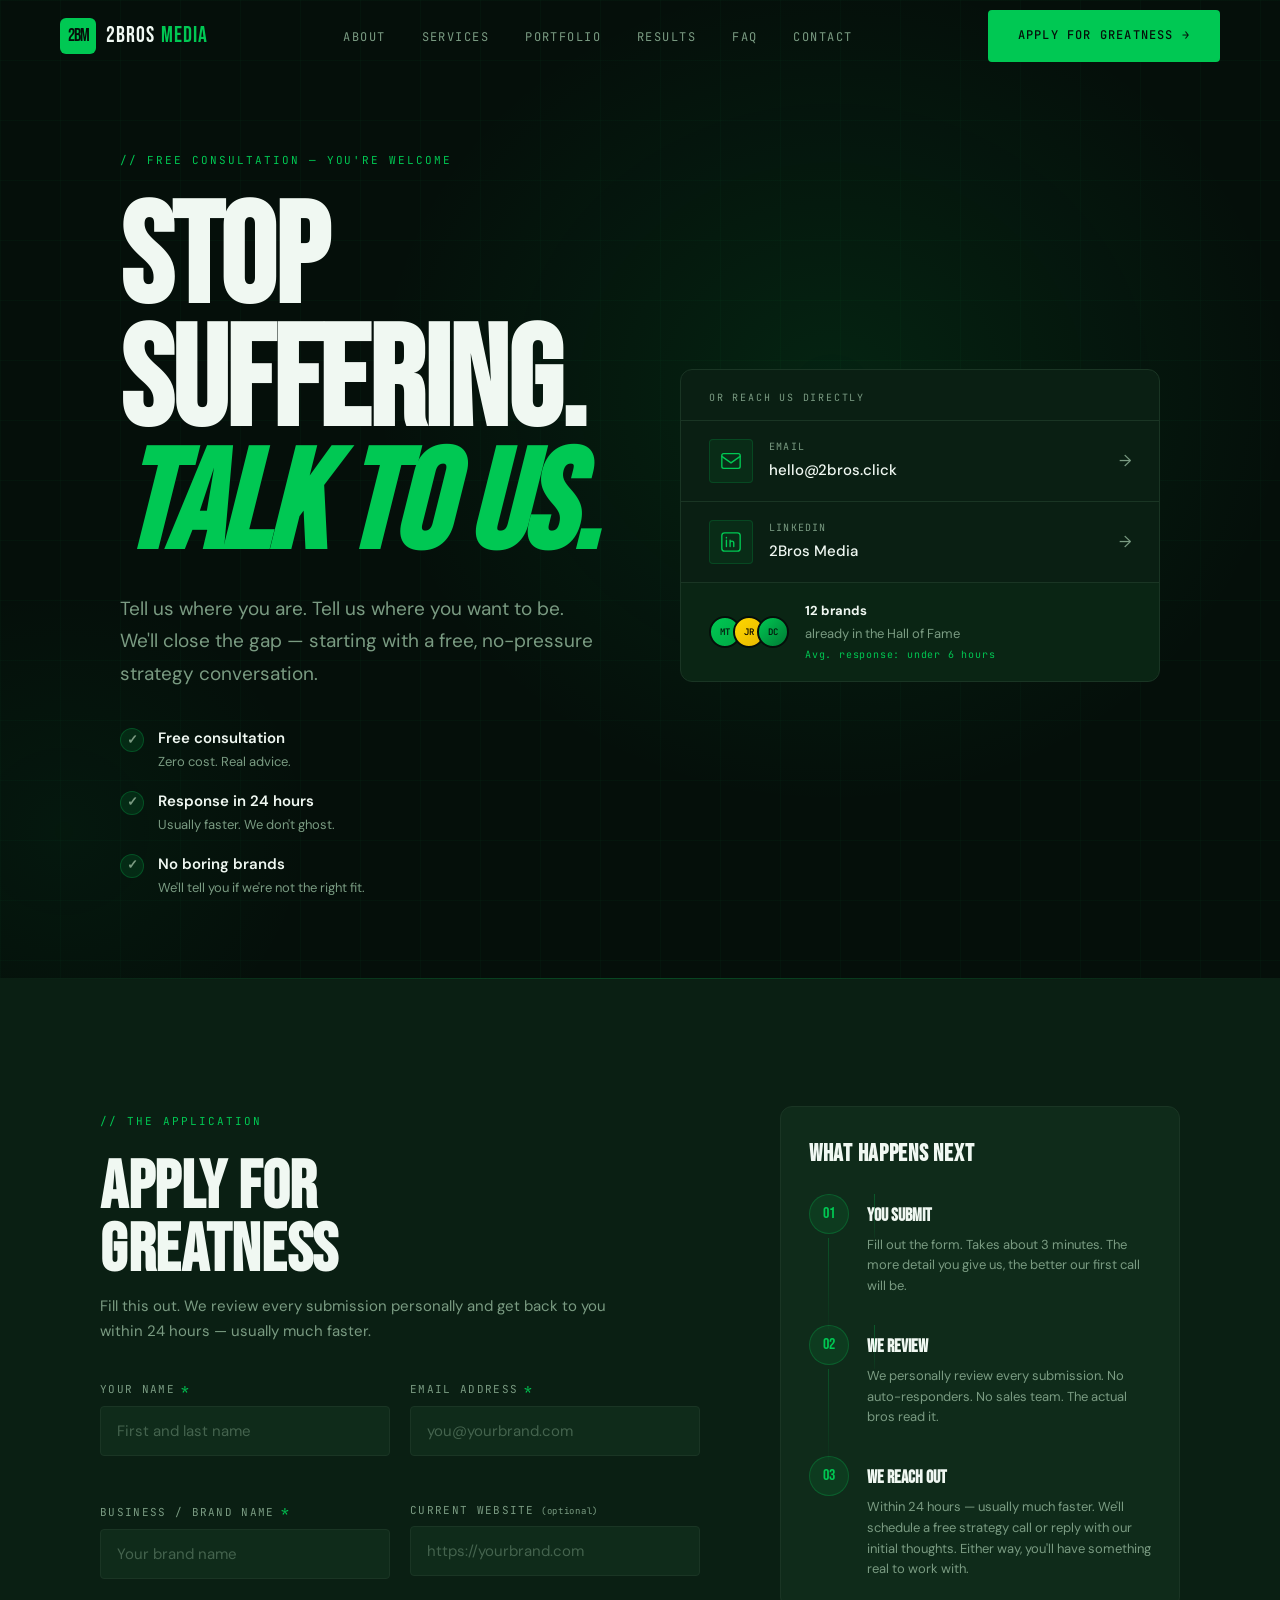
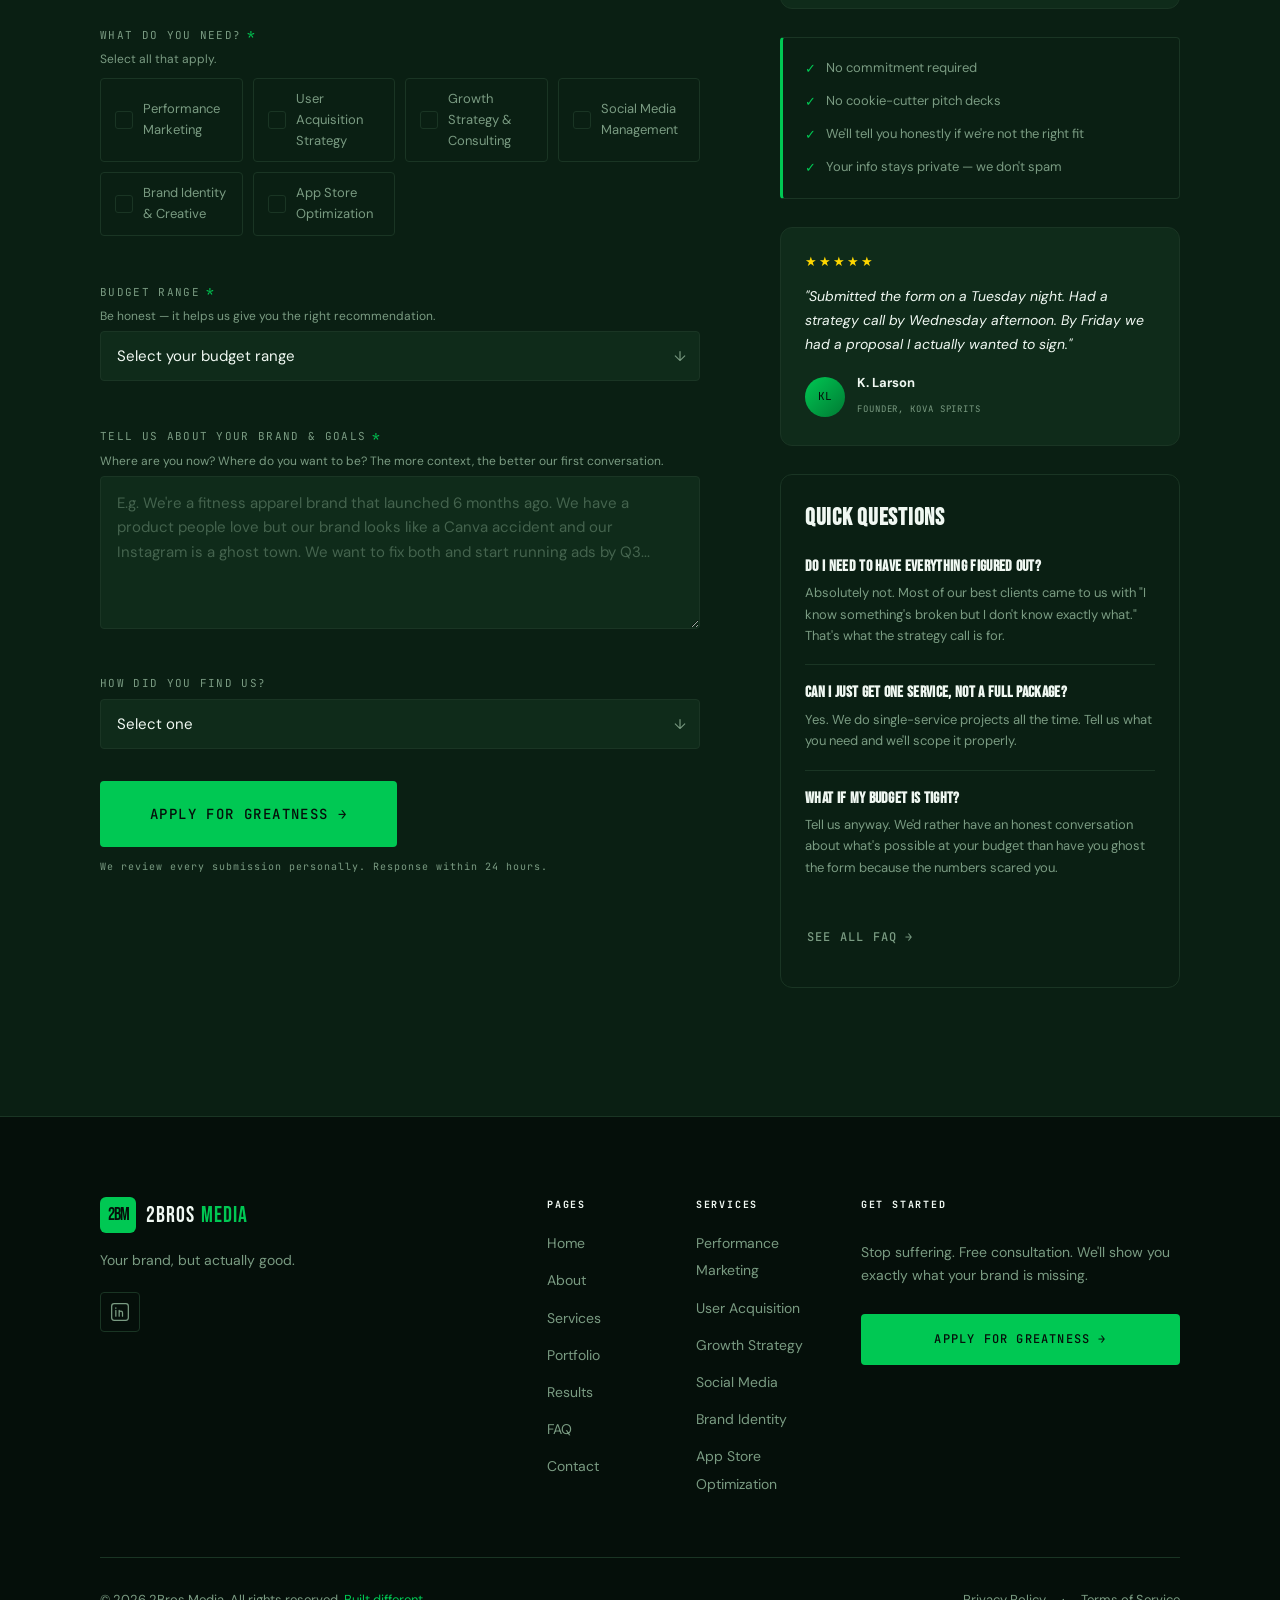
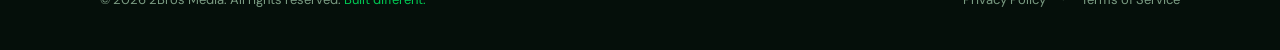
<file: contact/index.html>
<!DOCTYPE html>
<html lang="en">
<head>
  <!-- ============================================================
       PRIMARY META TAGS
  ============================================================ -->
  <meta charset="UTF-8">
  <meta name="viewport" content="width=device-width, initial-scale=1.0">
  <title>Free Consultation | 2Bros Media — Let's Talk</title>
  <meta name="description" content="Stop suffering in silence. Get a free consultation with 2Bros Media. Tell us about your brand, your goals, and your budget — we'll tell you exactly what it needs. Response within 24 hours.">
  <meta name="keywords" content="2Bros Media contact, free brand consultation, creative agency consultation, hire 2Bros Media, brand strategy consultation">
  <meta name="author" content="2Bros Media">
  <link rel="canonical" href="https://2bros.click/contact.html">

  <!-- Open Graph -->
  <meta property="og:type" content="website">
  <meta property="og:url" content="https://2bros.click/contact.html">
  <meta property="og:title" content="Free Consultation | 2Bros Media — Let's Talk">
  <meta property="og:description" content="Stop suffering in silence. Free consultation — we'll tell you exactly what your brand needs. Response within 24 hours.">
  <meta property="og:image" content="https://2bros.click/assets/images/og-image.jpg">

  <!-- Twitter -->
  <meta name="twitter:card" content="summary_large_image">
  <meta name="twitter:site" content="@2brosmedia">
  <meta name="twitter:title" content="Free Consultation | 2Bros Media — Let's Talk">
  <meta name="twitter:description" content="Stop suffering in silence. Free consultation — response within 24 hours.">
  <meta name="twitter:image" content="https://2bros.click/assets/images/og-image.jpg">

  <!-- Favicons -->
  <link rel="icon" type="image/svg+xml" href="/assets/images/favicon.svg">
<link rel="icon" type="image/x-icon" href="/favicon.ico">
  <link rel="icon" type="image/png" sizes="32x32" href="/assets/images/favicon-32x32.png">
  <link rel="apple-touch-icon" href="/assets/images/apple-touch-icon.png">

  <!-- Structured Data -->
  <script type="application/ld+json">
  {
    "@context": "https://schema.org",
    "@type": "ContactPage",
    "name": "Contact 2Bros Media — Free Consultation",
    "description": "Get a free brand consultation with 2Bros Media. We respond within 24 hours.",
    "url": "https://2bros.click/contact.html",
    "mainEntity": {
      "@type": "Organization",
      "name": "2Bros Media",
      "url": "https://2bros.click",
      "email": "hello@2bros.click",
      "sameAs": [
        "https://instagram.com/2brosmedia",
        "https://linkedin.com/company/2brosmedia"
      ]
    }
  }
  </script>

  <!-- Google Fonts -->
  <link rel="preconnect" href="https://fonts.googleapis.com">
  <link rel="preconnect" href="https://fonts.gstatic.com" crossorigin>
  <link href="https://fonts.googleapis.com/css2?family=Bebas+Neue&family=DM+Sans:ital,opsz,wght@0,9..40,300;0,9..40,400;0,9..40,500;0,9..40,600;1,9..40,400&family=JetBrains+Mono:wght@400;500&display=swap" rel="stylesheet">

  <!-- ============================================================
       CRITICAL ABOVE-THE-FOLD CSS
  ============================================================ -->
  <style>
    *, *::before, *::after { box-sizing: border-box; margin: 0; padding: 0; }
    html { scroll-behavior: smooth; }
    body {
      background: var(--color-bg);
      color: var(--color-white);
      font-family: var(--font-body);
      font-size: 17px;
      line-height: 1.6;
      overflow-x: hidden;
    }
    img { display: block; max-width: 100%; }
    a { color: inherit; text-decoration: none; }
    ul { list-style: none; }
    button { cursor: pointer; border: none; background: none; font: inherit; }
    :root {
      --color-bg:          #050f0a;
      --color-surface:     #0a1f13;
      --color-surface-2:   #0f2b1a;
      --color-emerald:     #00c853;
      --color-emerald-dim: #00a844;
      --color-gold:        #ffd700;
      --color-white:       #f0f8f2;
      --color-muted:       #7a9b82;
      --color-border:      #1a3524;
      --color-danger:      #ff3b30;
      --font-display: 'Bebas Neue', 'Impact', sans-serif;
      --font-body:    'DM Sans', 'Helvetica Neue', sans-serif;
      --font-mono:    'JetBrains Mono', monospace;
      --nav-h:        72px;
      --section-pad:  clamp(80px, 10vw, 140px);
      --container:    1200px;
      --gutter:       clamp(20px, 5vw, 60px);
      --radius:       4px;
      --radius-lg:    12px;
    }
    .nav {
      position: fixed; top: 0; left: 0; right: 0;
      z-index: 1000; height: var(--nav-h);
      display: flex; align-items: center; padding: 0 var(--gutter);
      transition: background .3s, backdrop-filter .3s, border-bottom .3s;
    }
    .nav.scrolled {
      background: rgba(5,15,10,0.92);
      backdrop-filter: blur(12px); -webkit-backdrop-filter: blur(12px);
      border-bottom: 1px solid var(--color-border);
    }
    .nav-inner {
      width: 100%; max-width: var(--container); margin: 0 auto;
      display: flex; align-items: center; justify-content: space-between; gap: 24px;
    }
    .nav-logo { display: flex; align-items: center; gap: 10px; flex-shrink: 0; }
    .nav-logo-mark {
      width: 36px; height: 36px; background: var(--color-emerald); border-radius: 6px;
      display: flex; align-items: center; justify-content: center;
      font-family: var(--font-display); font-size: 18px; color: var(--color-bg); letter-spacing: -1px;
    }
    .nav-logo-text { font-family: var(--font-display); font-size: 22px; letter-spacing: .05em; color: var(--color-white); }
    .nav-logo-text span { color: var(--color-emerald); }
    .nav-links { display: flex; align-items: center; gap: 36px; }
    .nav-links a {
      font-family: var(--font-mono); font-size: 12px; letter-spacing: .12em;
      text-transform: uppercase; color: var(--color-muted); transition: color .2s;
    }
    .nav-links a:hover, .nav-links a.active { color: var(--color-white); }
    .nav-cta { display: flex; align-items: center; gap: 16px; }
  </style>

  <link rel="stylesheet" href="/assets/css/main.css">
  <link rel="stylesheet" href="/assets/css/contact.css">
<!-- Google tag (gtag.js) -->
<script async src="https://www.googletagmanager.com/gtag/js?id=G-SQSV4N3N9W"></script>
<script>
  window.dataLayer = window.dataLayer || [];
  function gtag(){dataLayer.push(arguments);}
  gtag('js', new Date());
  gtag('config', 'G-SQSV4N3N9W');
</script>
</head>

<body>

<!-- ============================================================
     NAVIGATION
============================================================ -->
<nav class="nav" id="main-nav" role="navigation" aria-label="Main navigation">
  <div class="nav-inner">
    <a href="/" class="nav-logo" aria-label="2Bros Media — Home">
      <div class="nav-logo-mark" aria-hidden="true">2BM</div>
      <span class="nav-logo-text">2BROS <span>MEDIA</span></span>
    </a>
    <ul class="nav-links" role="list">
      <li><a href="/about/">About</a></li>
      <li><a href="/services/">Services</a></li>
      <li><a href="/portfolio/">Portfolio</a></li>
      <li><a href="/results/">Results</a></li>
      <li><a href="/faq/">FAQ</a></li>
      <li><a href="/contact/">Contact</a></li>
    </ul>
    <div class="nav-cta">
      <a href="/contact/" class="btn btn-primary active" aria-current="page">Apply For Greatness →</a>
      <button class="hamburger" id="hamburger" aria-label="Open menu" aria-expanded="false" aria-controls="mobile-menu">
        <span class="hamburger-line"></span>
        <span class="hamburger-line"></span>
        <span class="hamburger-line"></span>
      </button>
    </div>
  </div>
</nav>

<!-- Mobile Menu -->
<div class="mobile-menu" id="mobile-menu" role="dialog" aria-modal="true" aria-label="Mobile navigation">
  <button class="mobile-menu-close" id="mobile-close" aria-label="Close menu">✕</button>
  <nav>
    <ul class="mobile-menu-links" role="list">
      <li><a href="/">Home</a></li>
      <li><a href="/about/">About</a></li>
      <li><a href="/services/">Services</a></li>
      <li><a href="/portfolio/">Portfolio</a></li>
      <li><a href="/results/">Results</a></li>
      <li><a href="/faq/">FAQ</a></li>
      <li><a href="/contact/">Contact</a></li>
    </ul>
    <a href="/contact/" class="btn btn-primary mobile-menu-cta active">Apply For Greatness →</a>
  </nav>
</div>


<!-- ============================================================
     HERO
============================================================ -->
<section class="ct-hero" id="hero" aria-labelledby="ct-hero-headline">
  <div class="ct-hero-bg" aria-hidden="true"></div>
  <div class="ct-hero-grid" aria-hidden="true"></div>

  <div class="container ct-hero-inner">
    <div class="ct-hero-text">
      <span class="section-tag" data-animate="fadeUp">// FREE CONSULTATION — YOU'RE WELCOME</span>
      <h1 class="ct-hero-headline" id="ct-hero-headline" data-animate="fadeUp" data-animate-delay="80">
        STOP<br>
        SUFFERING.<br>
        <em class="ct-hero-em">TALK TO US.</em>
      </h1>
      <p class="ct-hero-sub" data-animate="fadeUp" data-animate-delay="180">
        Tell us where you are. Tell us where you want to be. We'll close the gap — starting with a free, no-pressure strategy conversation.
      </p>
      <div class="ct-hero-promises" data-animate="fadeUp" data-animate-delay="260" data-stagger>
        <div class="ct-promise" data-animate="fadeUp">
          <span class="ct-promise-icon" aria-hidden="true">✓</span>
          <div>
            <strong>Free consultation</strong>
            <span>Zero cost. Real advice.</span>
          </div>
        </div>
        <div class="ct-promise" data-animate="fadeUp">
          <span class="ct-promise-icon" aria-hidden="true">✓</span>
          <div>
            <strong>Response in 24 hours</strong>
            <span>Usually faster. We don't ghost.</span>
          </div>
        </div>
        <div class="ct-promise" data-animate="fadeUp">
          <span class="ct-promise-icon" aria-hidden="true">✓</span>
          <div>
            <strong>No boring brands</strong>
            <span>We'll tell you if we're not the right fit.</span>
          </div>
        </div>
      </div>
    </div>

    <!-- Direct contact strip -->
    <div class="ct-hero-direct" data-animate="fadeUp" data-animate-delay="200">
      <div class="ct-hero-direct-inner">
        <p class="ct-direct-label">OR REACH US DIRECTLY</p>

        <a href="mailto:hello@2bros.click" class="ct-direct-link" aria-label="Email 2Bros Media at hello@2bros.click">
          <div class="ct-direct-icon" aria-hidden="true">
            <svg width="22" height="22" viewBox="0 0 24 24" fill="none">
              <rect x="2" y="4" width="20" height="16" rx="2" stroke="currentColor" stroke-width="1.5" fill="none"/>
              <path d="M2 7l10 7 10-7" stroke="currentColor" stroke-width="1.5" stroke-linecap="round"/>
            </svg>
          </div>
          <div class="ct-direct-body">
            <span class="ct-direct-type">Email</span>
            <span class="ct-direct-value">hello@2bros.click</span>
          </div>
          <span class="ct-direct-arrow" aria-hidden="true">→</span>
        </a>

        <a href="https://linkedin.com/company/2brosmedia" target="_blank" rel="noopener noreferrer" class="ct-direct-link" aria-label="Message 2Bros Media on LinkedIn">
          <div class="ct-direct-icon" aria-hidden="true">
            <svg width="22" height="22" viewBox="0 0 24 24" fill="none">
              <rect x="2" y="2" width="20" height="20" rx="3" stroke="currentColor" stroke-width="1.5" fill="none"/>
              <path d="M7 10v7M7 7v.5" stroke="currentColor" stroke-width="1.5" stroke-linecap="round"/>
              <path d="M11 17v-4c0-1.5 1-2 2-2s2 .5 2 2v4M11 10v7" stroke="currentColor" stroke-width="1.5" stroke-linecap="round"/>
            </svg>
          </div>
          <div class="ct-direct-body">
            <span class="ct-direct-type">LinkedIn</span>
            <span class="ct-direct-value">2Bros Media</span>
          </div>
          <span class="ct-direct-arrow" aria-hidden="true">→</span>
        </a>

        <!-- Social proof mini -->
        <div class="ct-direct-social-proof" aria-label="Recent client response time">
          <div class="ct-avatars" aria-hidden="true">
            <div class="ct-avatar" style="background: linear-gradient(135deg, #00c853, #00a844);">MT</div>
            <div class="ct-avatar" style="background: linear-gradient(135deg, #ffd700, #e6b800); color: #000;">JR</div>
            <div class="ct-avatar" style="background: linear-gradient(135deg, #00c853, #007a33);">DC</div>
          </div>
          <div class="ct-proof-text">
            <strong>12 brands</strong> already in the Hall of Fame
            <span class="ct-proof-sub">Avg. response: under 6 hours</span>
          </div>
        </div>
      </div>
    </div>

  </div>
</section>


<!-- ============================================================
     CONTACT FORM SECTION
============================================================ -->
<section class="ct-form-section section-pad" id="contact-form" aria-labelledby="ct-form-headline">
  <div class="container">

    <div class="ct-form-layout">

      <!-- Left: Form -->
      <div class="ct-form-wrap">

        <div data-animate="fadeUp">
          <span class="section-tag">// THE APPLICATION</span>
          <h2 class="ct-form-headline" id="ct-form-headline">APPLY FOR<br>GREATNESS</h2>
          <p class="ct-form-sub">Fill this out. We review every submission personally and get back to you within 24 hours — usually much faster.</p>
        </div>

        <!-- ===== THE FORM ===== -->
        <form
          id="contact-form-el"
          class="ct-form"
          action="https://formspree.io/f/meevgkrr"
          method="POST"
          novalidate
          aria-label="Contact and consultation request form"
          data-animate="fadeUp"
          data-animate-delay="80"
        >
          <!-- Row 1: Name + Email -->
          <div class="ct-form-row">
            <div class="ct-field" id="field-name">
              <label class="ct-label" for="name">
                Your Name <span class="ct-required" aria-label="required">*</span>
              </label>
              <input
                type="text"
                id="name"
                name="name"
                class="ct-input"
                placeholder="First and last name"
                required
                autocomplete="name"
                aria-required="true"
                aria-describedby="name-error"
              >
              <span class="ct-field-error" id="name-error" role="alert" aria-live="polite"></span>
            </div>

            <div class="ct-field" id="field-email">
              <label class="ct-label" for="email">
                Email Address <span class="ct-required" aria-label="required">*</span>
              </label>
              <input
                type="email"
                id="email"
                name="email"
                class="ct-input"
                placeholder="you@yourbrand.com"
                required
                autocomplete="email"
                aria-required="true"
                aria-describedby="email-error"
              >
              <span class="ct-field-error" id="email-error" role="alert" aria-live="polite"></span>
            </div>
          </div>

          <!-- Row 2: Brand Name + Website -->
          <div class="ct-form-row">
            <div class="ct-field" id="field-brand">
              <label class="ct-label" for="brand">
                Business / Brand Name <span class="ct-required" aria-label="required">*</span>
              </label>
              <input
                type="text"
                id="brand"
                name="brand"
                class="ct-input"
                placeholder="Your brand name"
                required
                aria-required="true"
                aria-describedby="brand-error"
              >
              <span class="ct-field-error" id="brand-error" role="alert" aria-live="polite"></span>
            </div>

            <div class="ct-field">
              <label class="ct-label" for="website">
                Current Website
                <span class="ct-optional">(optional)</span>
              </label>
              <input
                type="url"
                id="website"
                name="website"
                class="ct-input"
                placeholder="https://yourbrand.com"
                autocomplete="url"
              >
            </div>
          </div>

          <!-- Services needed -->
          <div class="ct-field" id="field-services">
            <label class="ct-label" id="services-label">
              What Do You Need? <span class="ct-required" aria-label="required">*</span>
            </label>
            <p class="ct-field-hint">Select all that apply.</p>
            <div class="ct-checkbox-grid" role="group" aria-labelledby="services-label" aria-describedby="services-error">
              <label class="ct-checkbox-label">
                <input type="checkbox" name="services" value="Performance Marketing" class="ct-checkbox">
                <span class="ct-checkbox-custom" aria-hidden="true"></span>
                <span>Performance Marketing</span>
              </label>
              <label class="ct-checkbox-label">
                <input type="checkbox" name="services" value="User Acquisition Strategy" class="ct-checkbox">
                <span class="ct-checkbox-custom" aria-hidden="true"></span>
                <span>User Acquisition Strategy</span>
              </label>
              <label class="ct-checkbox-label">
                <input type="checkbox" name="services" value="Growth Strategy & Consulting" class="ct-checkbox">
                <span class="ct-checkbox-custom" aria-hidden="true"></span>
                <span>Growth Strategy &amp; Consulting</span>
              </label>
              <label class="ct-checkbox-label">
                <input type="checkbox" name="services" value="Social Media Management" class="ct-checkbox">
                <span class="ct-checkbox-custom" aria-hidden="true"></span>
                <span>Social Media Management</span>
              </label>
              <label class="ct-checkbox-label">
                <input type="checkbox" name="services" value="Brand Identity & Creative" class="ct-checkbox">
                <span class="ct-checkbox-custom" aria-hidden="true"></span>
                <span>Brand Identity &amp; Creative</span>
              </label>
              <label class="ct-checkbox-label">
                <input type="checkbox" name="services" value="App Store Optimization" class="ct-checkbox">
                <span class="ct-checkbox-custom" aria-hidden="true"></span>
                <span>App Store Optimization</span>
              </label>
            </div>
            <span class="ct-field-error" id="services-error" role="alert" aria-live="polite"></span>
          </div>

          <!-- Budget -->
          <div class="ct-field" id="field-budget">
            <label class="ct-label" for="budget">
              Budget Range <span class="ct-required" aria-label="required">*</span>
            </label>
            <p class="ct-field-hint">Be honest — it helps us give you the right recommendation.</p>
            <div class="ct-select-wrap">
              <select
                id="budget"
                name="budget"
                class="ct-select"
                required
                aria-required="true"
                aria-describedby="budget-error"
              >
                <option value="" disabled selected>Select your budget range</option>
                <option value="Under $2,500">Under $2,500</option>
                <option value="$2,500 – $5,000">$2,500 – $5,000</option>
                <option value="$5,000 – $10,000">$5,000 – $10,000</option>
                <option value="$10,000 – $25,000">$10,000 – $25,000</option>
                <option value="$25,000+">$25,000+</option>
                <option value="Not sure yet">Not sure yet — let's talk</option>
              </select>
              <span class="ct-select-arrow" aria-hidden="true">↓</span>
            </div>
            <span class="ct-field-error" id="budget-error" role="alert" aria-live="polite"></span>
          </div>

          <!-- Tell us about your brand -->
          <div class="ct-field" id="field-message">
            <label class="ct-label" for="message">
              Tell Us About Your Brand &amp; Goals <span class="ct-required" aria-label="required">*</span>
            </label>
            <p class="ct-field-hint">Where are you now? Where do you want to be? The more context, the better our first conversation.</p>
            <textarea
              id="message"
              name="message"
              class="ct-textarea"
              rows="5"
              placeholder="E.g. We're a fitness apparel brand that launched 6 months ago. We have a product people love but our brand looks like a Canva accident and our Instagram is a ghost town. We want to fix both and start running ads by Q3..."
              required
              aria-required="true"
              aria-describedby="message-error"
            ></textarea>
            <span class="ct-field-error" id="message-error" role="alert" aria-live="polite"></span>
          </div>

          <!-- How did you find us -->
          <div class="ct-field">
            <label class="ct-label" for="referral">How Did You Find Us?</label>
            <div class="ct-select-wrap">
              <select id="referral" name="referral" class="ct-select">
                <option value="" disabled selected>Select one</option>
                <option value="Instagram">Instagram</option>
                <option value="TikTok">TikTok</option>
                <option value="LinkedIn">LinkedIn</option>
                <option value="Google Search">Google Search</option>
                <option value="Referral from a client">Referral from a client</option>
                <option value="Word of mouth">Word of mouth</option>
                <option value="Other">Other</option>
              </select>
              <span class="ct-select-arrow" aria-hidden="true">↓</span>
            </div>
          </div>

          <!-- Honeypot (spam protection — hidden from real users) -->
          <div style="display:none" aria-hidden="true">
            <input type="text" name="_gotcha" tabindex="-1" autocomplete="off">
          </div>

          <!-- Submit -->
          <div class="ct-form-submit">
            <button
              type="submit"
              class="btn btn-primary btn-xl ct-submit-btn"
              id="submit-btn"
              aria-describedby="submit-status"
            >
              <span class="ct-submit-text">Apply For Greatness →</span>
              <span class="ct-submit-loading" aria-hidden="true">Sending...</span>
            </button>
            <p class="ct-submit-note" id="submit-status" aria-live="polite">
              We review every submission personally. Response within 24 hours.
            </p>
          </div>

        </form>

        <!-- ===== SUCCESS STATE ===== -->
        <div class="ct-success" id="ct-success" aria-live="polite" aria-atomic="true" hidden>
          <div class="ct-success-inner">
            <div class="ct-success-icon" aria-hidden="true">
              <svg width="48" height="48" viewBox="0 0 48 48" fill="none">
                <circle cx="24" cy="24" r="22" stroke="currentColor" stroke-width="1.5" fill="none"/>
                <path d="M14 24l7 7 13-14" stroke="currentColor" stroke-width="2" stroke-linecap="round" stroke-linejoin="round"/>
              </svg>
            </div>
            <h3 class="ct-success-headline">You're officially on our radar. 👀</h3>
            <p class="ct-success-body">We received your application and we'll be in touch within 24 hours — usually way faster. In the meantime, go check out the Hall of Fame and start imagining your brand in it.</p>
            <a href="/portfolio/" class="btn btn-outline" style="margin-top: 8px;">See the Hall of Fame →</a>
          </div>
        </div>

        <!-- ===== ERROR STATE ===== -->
        <div class="ct-error-banner" id="ct-error-banner" aria-live="polite" hidden>
          Something broke. Not us — try again or email us directly at
          <a href="mailto:hello@2bros.click">hello@2bros.click</a>
        </div>

      </div><!-- /ct-form-wrap -->


      <!-- Right: What happens next + FAQ teaser -->
      <aside class="ct-sidebar" aria-label="What to expect after submitting">

        <!-- What happens next -->
        <div class="ct-next-steps" data-animate="fadeUp">
          <h3 class="ct-sidebar-heading">What Happens Next</h3>
          <div class="ct-next-track">
            <div class="ct-next-step">
              <div class="ct-next-num" aria-label="Step 1">01</div>
              <div class="ct-next-connector" aria-hidden="true"></div>
              <div class="ct-next-content">
                <h4 class="ct-next-title">You Submit</h4>
                <p class="ct-next-desc">Fill out the form. Takes about 3 minutes. The more detail you give us, the better our first call will be.</p>
              </div>
            </div>
            <div class="ct-next-step">
              <div class="ct-next-num" aria-label="Step 2">02</div>
              <div class="ct-next-connector" aria-hidden="true"></div>
              <div class="ct-next-content">
                <h4 class="ct-next-title">We Review</h4>
                <p class="ct-next-desc">We personally review every submission. No auto-responders. No sales team. The actual bros read it.</p>
              </div>
            </div>
            <div class="ct-next-step ct-next-step--last">
              <div class="ct-next-num" aria-label="Step 3">03</div>
              <div class="ct-next-content">
                <h4 class="ct-next-title">We Reach Out</h4>
                <p class="ct-next-desc">Within 24 hours — usually much faster. We'll schedule a free strategy call or reply with our initial thoughts. Either way, you'll have something real to work with.</p>
              </div>
            </div>
          </div>
        </div>

        <!-- Trust signals -->
        <div class="ct-trust-box" data-animate="fadeUp" data-animate-delay="80">
          <div class="ct-trust-row">
            <span class="ct-trust-check" aria-hidden="true">✓</span>
            <span>No commitment required</span>
          </div>
          <div class="ct-trust-row">
            <span class="ct-trust-check" aria-hidden="true">✓</span>
            <span>No cookie-cutter pitch decks</span>
          </div>
          <div class="ct-trust-row">
            <span class="ct-trust-check" aria-hidden="true">✓</span>
            <span>We'll tell you honestly if we're not the right fit</span>
          </div>
          <div class="ct-trust-row">
            <span class="ct-trust-check" aria-hidden="true">✓</span>
            <span>Your info stays private — we don't spam</span>
          </div>
        </div>

        <!-- Mini testimonial -->
        <figure class="ct-mini-testimonial" data-animate="fadeUp" data-animate-delay="160" aria-label="Client testimonial">
          <div class="ct-mini-stars" aria-label="5 out of 5 stars">★★★★★</div>
          <blockquote class="ct-mini-quote">
            "Submitted the form on a Tuesday night. Had a strategy call by Wednesday afternoon. By Friday we had a proposal I actually wanted to sign."
          </blockquote>
          <figcaption class="ct-mini-author">
            <div class="ct-mini-avatar" role="img" aria-label="Testimonial author initials" style="background: linear-gradient(135deg, #00c853, #007a33);">KL</div>
            <div>
              <strong>K. Larson</strong>
              <span>Founder, Kova Spirits</span>
            </div>
          </figcaption>
        </figure>

        <!-- FAQ teaser -->
        <div class="ct-faq-teaser" data-animate="fadeUp" data-animate-delay="240">
          <h3 class="ct-sidebar-heading">Quick Questions</h3>

          <div class="ct-faq-item">
            <h4 class="ct-faq-q">Do I need to have everything figured out?</h4>
            <p class="ct-faq-a">Absolutely not. Most of our best clients came to us with "I know something's broken but I don't know exactly what." That's what the strategy call is for.</p>
          </div>

          <div class="ct-faq-item">
            <h4 class="ct-faq-q">Can I just get one service, not a full package?</h4>
            <p class="ct-faq-a">Yes. We do single-service projects all the time. Tell us what you need and we'll scope it properly.</p>
          </div>

          <div class="ct-faq-item">
            <h4 class="ct-faq-q">What if my budget is tight?</h4>
            <p class="ct-faq-a">Tell us anyway. We'd rather have an honest conversation about what's possible at your budget than have you ghost the form because the numbers scared you.</p>
          </div>

          <a href="/faq/" class="btn btn-ghost" style="margin-top: 8px; padding-left: 0;">See All FAQ →</a>
        </div>

      </aside>

    </div><!-- /ct-form-layout -->

  </div>
</section>


<!-- ============================================================
     FOOTER
============================================================ -->
<footer class="footer" role="contentinfo">
  <div class="container">
    <div class="footer-top">
      <div class="footer-brand">
        <a href="/" class="footer-logo" aria-label="2Bros Media homepage">
          <div class="nav-logo-mark" aria-hidden="true">2BM</div>
          <span class="nav-logo-text">2BROS <span>MEDIA</span></span>
        </a>
        <p class="footer-tagline">Your brand, but actually good.</p>
        <div class="footer-socials" aria-label="Social media links">
          <a href="https://linkedin.com/company/2brosmedia" class="footer-social" target="_blank" rel="noopener noreferrer" aria-label="LinkedIn"><svg width="20" height="20" viewBox="0 0 24 24" fill="none" aria-hidden="true"><rect x="2" y="2" width="20" height="20" rx="3" stroke="currentColor" stroke-width="1.5" fill="none"/><path d="M7 10v7M7 7v.5" stroke="currentColor" stroke-width="1.5" stroke-linecap="round"/><path d="M11 17v-4c0-1.5 1-2 2-2s2 .5 2 2v4M11 10v7" stroke="currentColor" stroke-width="1.5" stroke-linecap="round"/></svg></a>
        </div>
      </div>
      <nav class="footer-nav" aria-label="Footer navigation">
        <div class="footer-nav-col">
          <h4 class="footer-nav-heading">Pages</h4>
          <ul role="list">
            <li><a href="/">Home</a></li>
            <li><a href="/about/">About</a></li>
            <li><a href="/services/">Services</a></li>
            <li><a href="/portfolio/">Portfolio</a></li>
            <li><a href="/results/">Results</a></li>
            <li><a href="/faq/">FAQ</a></li>
            <li><a href="/contact/">Contact</a></li>
          </ul>
        </div>
        <div class="footer-nav-col">
          <h4 class="footer-nav-heading">Services</h4>
          <ul role="list">
            <li><a href="/services/#performance-marketing">Performance Marketing</a></li>
            <li><a href="/services/#user-acquisition">User Acquisition</a></li>
            <li><a href="/services/#growth-strategy">Growth Strategy</a></li>
            <li><a href="/services/#social-media">Social Media</a></li>
            <li><a href="/services/#brand-identity">Brand Identity</a></li>
            <li><a href="/services/#aso">App Store Optimization</a></li>
          </ul>
        </div>
      </nav>
      <div class="footer-cta-col">
        <h4 class="footer-nav-heading">Get Started</h4>
        <p class="footer-cta-text">Stop suffering. Free consultation. We'll show you exactly what your brand is missing.</p>
        <a href="/contact/" class="btn btn-primary" style="margin-top:16px">Apply For Greatness →</a>
      </div>
    </div>
    <div class="footer-bottom">
      <p class="footer-copy">© 2026 2Bros Media. All rights reserved. <span class="footer-built">Built different.</span></p>
      <div class="footer-legal">
        <a href="/privacy/">Privacy Policy</a>
        <span aria-hidden="true">·</span>
        <a href="/terms/">Terms of Service</a>
      </div>
    </div>
  </div>
</footer>


<!-- ============================================================
     JAVASCRIPT
============================================================ -->
<script>
  // ---- STICKY NAV ----
  (function() {
    const nav = document.getElementById('main-nav');
    let ticking = false;
    function onScroll() {
      if (!ticking) {
        requestAnimationFrame(() => {
          nav.classList.toggle('scrolled', window.scrollY > 50);
          ticking = false;
        });
        ticking = true;
      }
    }
    window.addEventListener('scroll', onScroll, { passive: true });
    onScroll();
  })();

  // ---- MOBILE MENU ----
  (function() {
    const hamburger  = document.getElementById('hamburger');
    const mobileMenu = document.getElementById('mobile-menu');
    const closeBtn   = document.getElementById('mobile-close');
    const open  = () => { mobileMenu.classList.add('open');    hamburger.setAttribute('aria-expanded','true');  document.body.style.overflow='hidden'; };
    const close = () => { mobileMenu.classList.remove('open'); hamburger.setAttribute('aria-expanded','false'); document.body.style.overflow=''; };
    hamburger?.addEventListener('click', open);
    closeBtn?.addEventListener('click', close);
    mobileMenu?.addEventListener('click', e => { if (e.target === mobileMenu) close(); });
    document.addEventListener('keydown', e => { if (e.key === 'Escape') close(); });
  })();

  // ---- INTERSECTION OBSERVER ANIMATIONS ----
  (function() {
    const io = new IntersectionObserver(entries => {
      entries.forEach(entry => {
        if (!entry.isIntersecting) return;
        const el = entry.target;
        setTimeout(() => el.classList.add('in-view'), parseInt(el.dataset.animateDelay || 0));
        io.unobserve(el);
      });
    }, { threshold: 0.1 });
    document.querySelectorAll('[data-animate]').forEach(el => io.observe(el));
    document.querySelectorAll('[data-stagger]').forEach(parent => {
      parent.querySelectorAll('[data-animate]').forEach((child, i) => {
        if (!child.dataset.animateDelay) child.dataset.animateDelay = i * 80;
      });
    });
  })();

  // ---- COUNTER ANIMATION ----
  (function() {
    const seen = new Set();
    const io = new IntersectionObserver(entries => {
      entries.forEach(entry => {
        if (!entry.isIntersecting || seen.has(entry.target)) return;
        seen.add(entry.target);
        const el = entry.target, target = parseFloat(el.dataset.counter);
        const isFloat = target % 1 !== 0, dur = 1400, start = performance.now();
        (function step(now) {
          const p = Math.min((now - start) / dur, 1), e = 1 - Math.pow(1 - p, 3);
          el.textContent = isFloat ? (e * target).toFixed(1) : Math.floor(e * target);
          if (p < 1) requestAnimationFrame(step); else el.textContent = isFloat ? target.toFixed(1) : target;
        })(start);
      });
    }, { threshold: 0.5 });
    document.querySelectorAll('[data-counter]').forEach(el => io.observe(el));
  })();

  // ---- CONTACT FORM ----
  (function() {
    const form      = document.getElementById('contact-form-el');
    const submitBtn = document.getElementById('submit-btn');
    const success   = document.getElementById('ct-success');
    const errorBanner = document.getElementById('ct-error-banner');

    if (!form) return;

    // ---- VALIDATION HELPERS ----
    function showError(fieldId, errorId, msg) {
      const field = document.getElementById(fieldId);
      const errEl = document.getElementById(errorId);
      if (field)  field.classList.add('ct-input--error');
      if (errEl)  errEl.textContent = msg;
    }

    function clearError(fieldId, errorId) {
      const field = document.getElementById(fieldId);
      const errEl = document.getElementById(errorId);
      if (field)  field.classList.remove('ct-input--error');
      if (errEl)  errEl.textContent = '';
    }

    function validateEmail(val) {
      return /^[^\s@]+@[^\s@]+\.[^\s@]+$/.test(val);
    }

    function validate() {
      let valid = true;

      // Name
      const name = document.getElementById('name').value.trim();
      if (!name) {
        showError('name', 'name-error', 'Please enter your name.');
        valid = false;
      } else { clearError('name', 'name-error'); }

      // Email
      const email = document.getElementById('email').value.trim();
      if (!email) {
        showError('email', 'email-error', 'Please enter your email address.');
        valid = false;
      } else if (!validateEmail(email)) {
        showError('email', 'email-error', 'That doesn\'t look like a valid email.');
        valid = false;
      } else { clearError('email', 'email-error'); }

      // Brand
      const brand = document.getElementById('brand').value.trim();
      if (!brand) {
        showError('brand', 'brand-error', 'What\'s your brand called?');
        valid = false;
      } else { clearError('brand', 'brand-error'); }

      // Services — at least one checkbox
      const checkedServices = document.querySelectorAll('input[name="services"]:checked');
      const servicesErr = document.getElementById('services-error');
      if (checkedServices.length === 0) {
        if (servicesErr) servicesErr.textContent = 'Select at least one service.';
        valid = false;
      } else {
        if (servicesErr) servicesErr.textContent = '';
      }

      // Budget
      const budget = document.getElementById('budget').value;
      if (!budget) {
        showError('budget', 'budget-error', 'Please select a budget range.');
        valid = false;
      } else { clearError('budget', 'budget-error'); }

      // Message
      const message = document.getElementById('message').value.trim();
      if (!message || message.length < 20) {
        showError('message', 'message-error', 'Tell us a bit more — at least a sentence or two.');
        valid = false;
      } else { clearError('message', 'message-error'); }

      return valid;
    }

    // Live validation on blur
    ['name','email','brand','message'].forEach(id => {
      const el = document.getElementById(id);
      if (!el) return;
      el.addEventListener('blur', () => {
        if (el.value.trim()) clearError(id, id + '-error');
      });
    });

    // ---- FORM SUBMIT ----
    form.addEventListener('submit', async function(e) {
      e.preventDefault();
      errorBanner.hidden = true;

      if (!validate()) {
        // Scroll to first error
        const firstErr = form.querySelector('.ct-input--error, select.ct-select--error');
        if (firstErr) firstErr.scrollIntoView({ behavior: 'smooth', block: 'center' });
        return;
      }

      // Honeypot check
      const honeypot = form.querySelector('input[name="_gotcha"]');
      if (honeypot && honeypot.value) return;

      // Disable & show loading state
      submitBtn.disabled = true;
      submitBtn.classList.add('ct-submit-btn--loading');

      const data = new FormData(form);

      try {
        const res = await fetch(form.action, {
          method: 'POST',
          body: data,
          headers: { 'Accept': 'application/json' }
        });

      if (res.ok) {
        // Fire GA4 lead conversion event
        gtag('event', 'generate_lead', {
          'event_category': 'Contact Form',
          'event_label': 'Free Consultation Request',
          'value': 1
        });
        // SUCCESS
        form.hidden = true;
        success.hidden = false;
        success.focus();
        success.scrollIntoView({ behavior: 'smooth', block: 'start' });
        } else {
          throw new Error('Server error: ' + res.status);
        }
      } catch (err) {
        // ERROR
        submitBtn.disabled = false;
        submitBtn.classList.remove('ct-submit-btn--loading');
        errorBanner.hidden = false;
        errorBanner.scrollIntoView({ behavior: 'smooth', block: 'center' });
        console.error('Form submission error:', err);
      }
    });

    // Budget select: add error class for styling
    document.getElementById('budget')?.addEventListener('change', function() {
      if (this.value) {
        this.classList.remove('ct-select--error');
        const errEl = document.getElementById('budget-error');
        if (errEl) errEl.textContent = '';
      }
    });
  })();
</script>

<script defer src="/assets/js/tracking.js"></script>
</body>
</html>
</file>
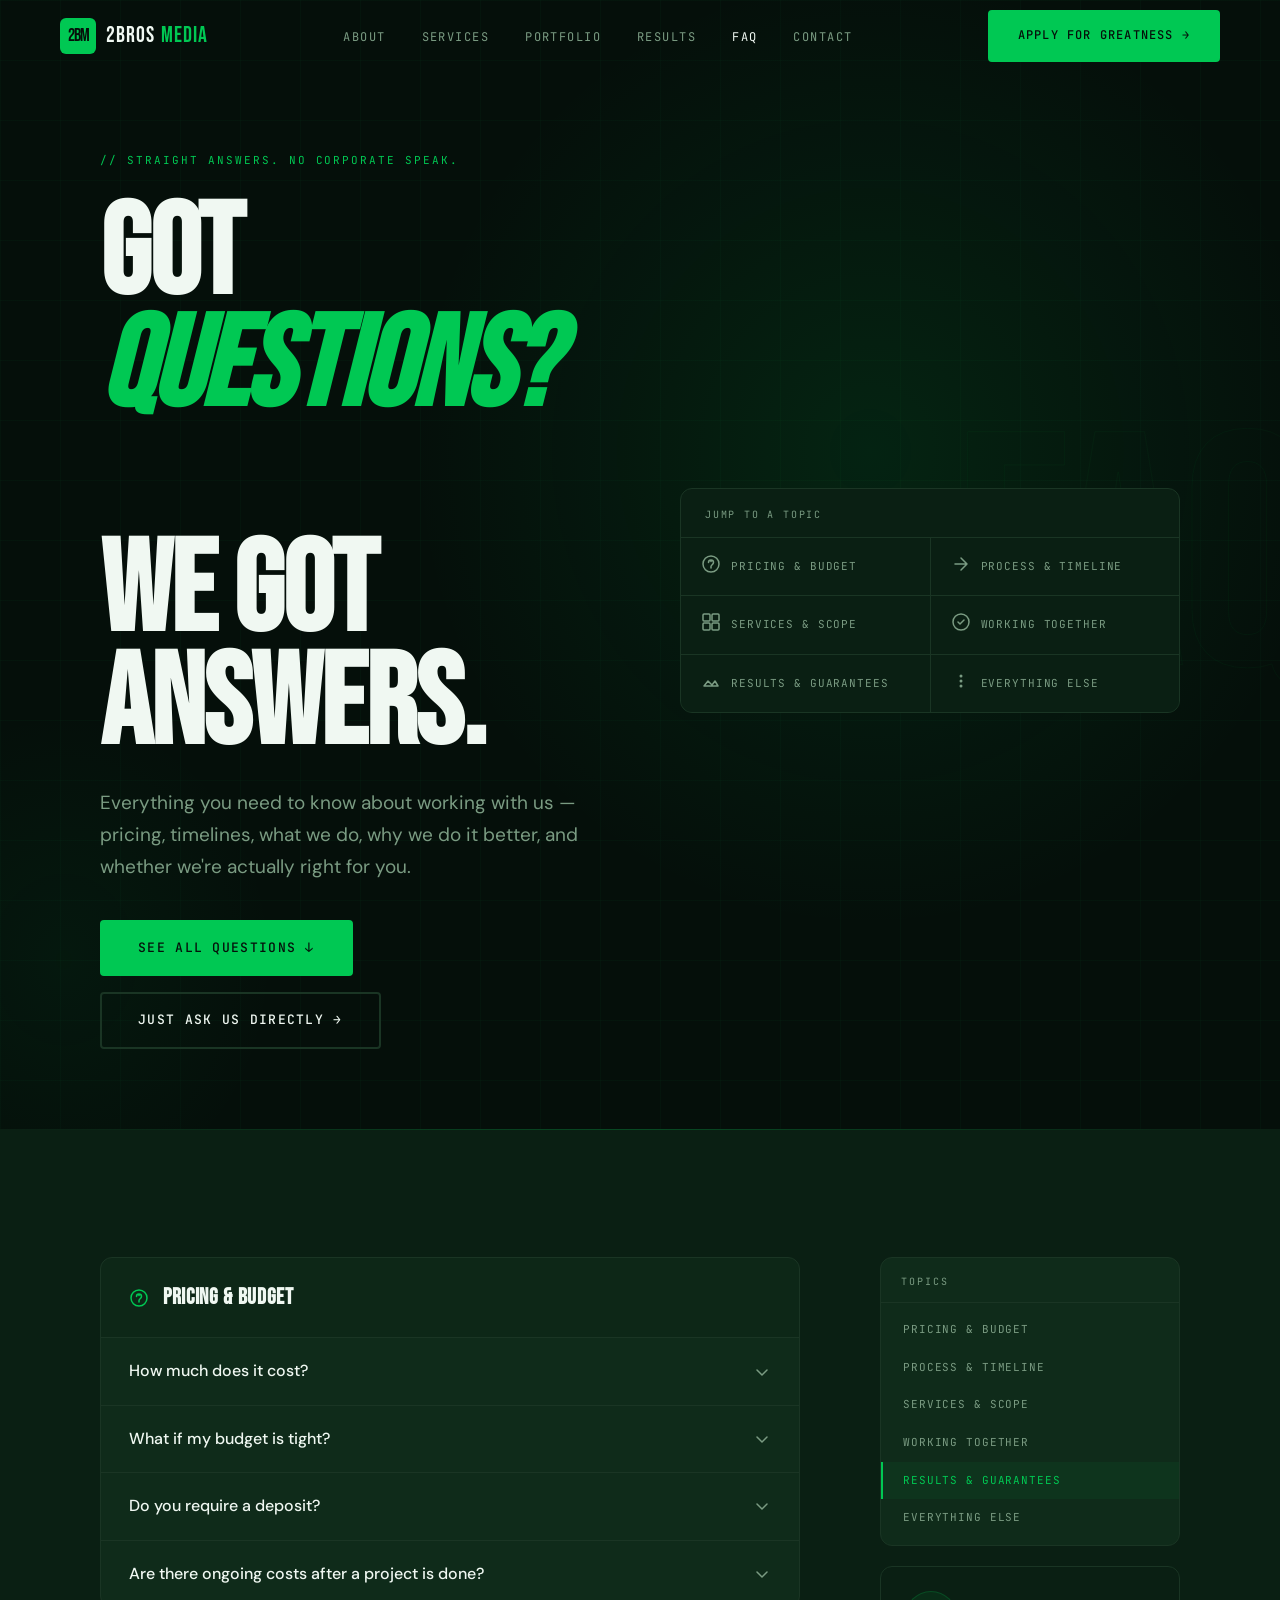
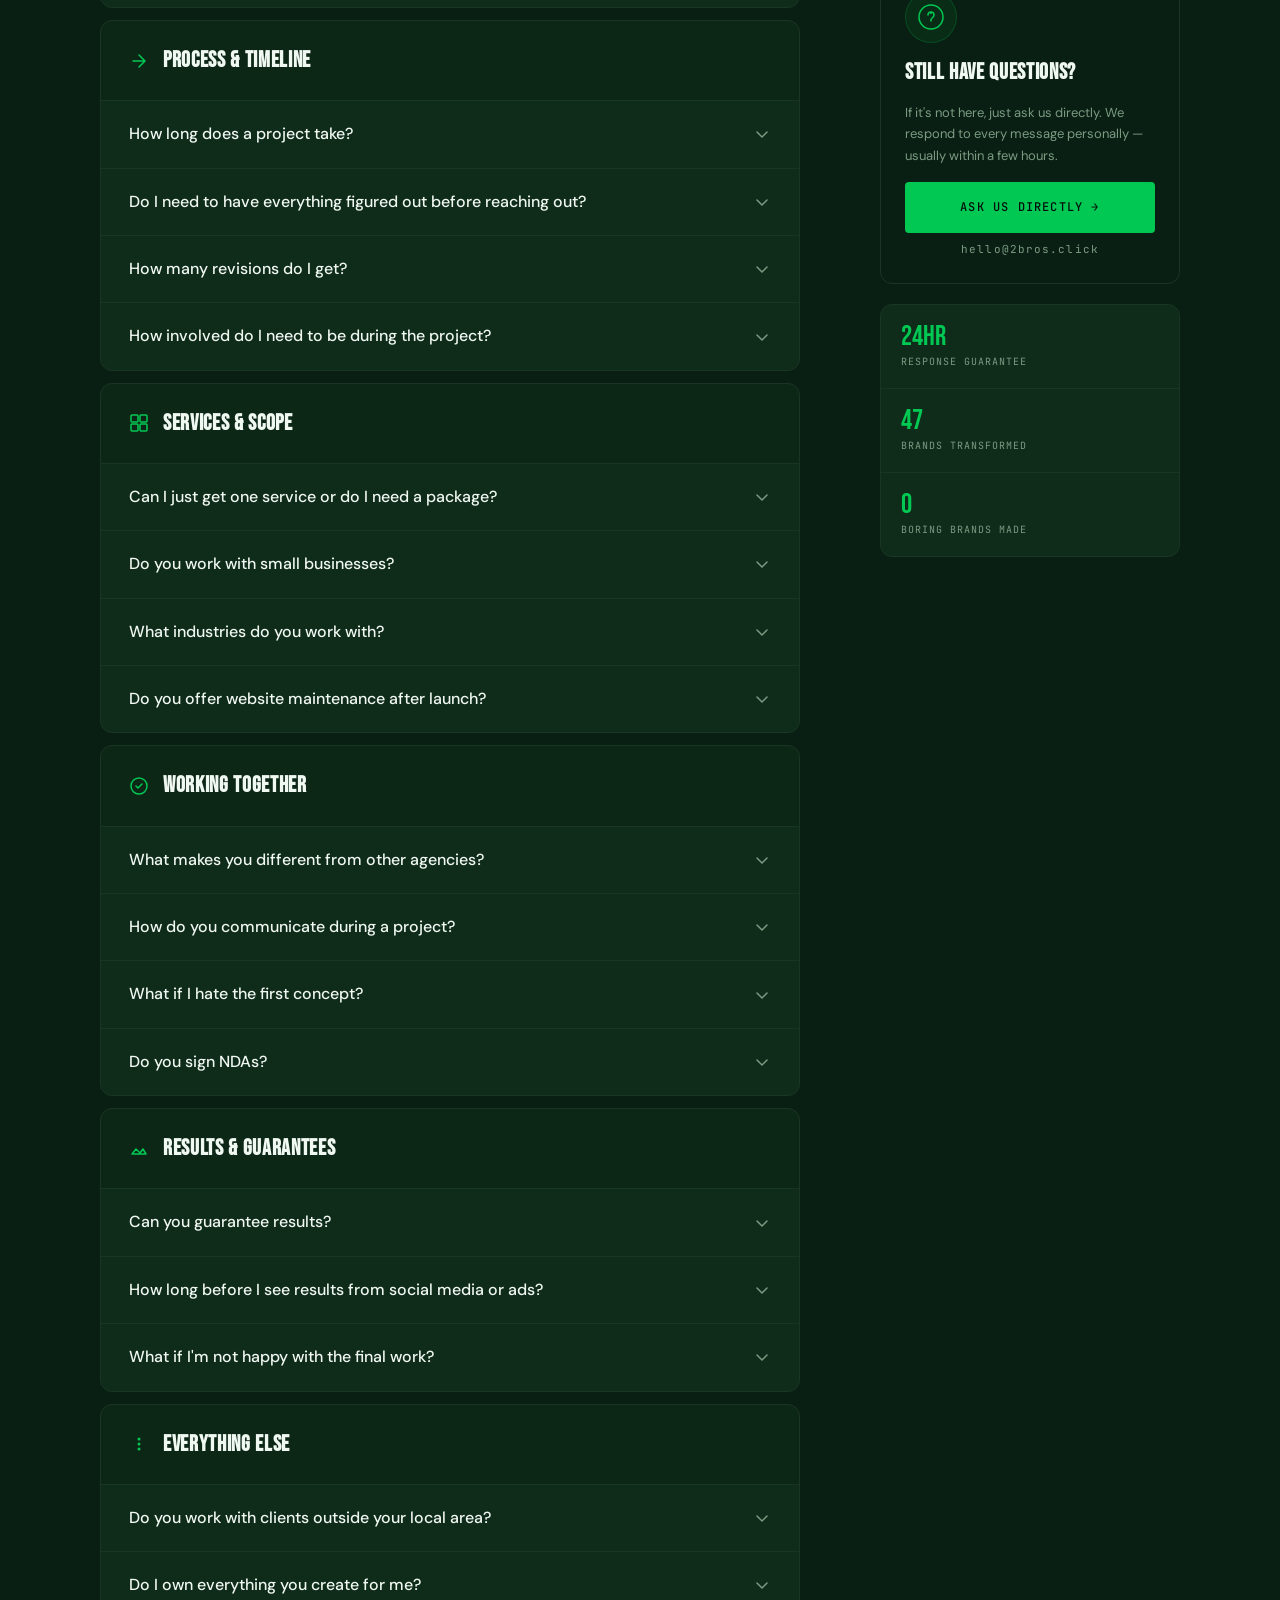
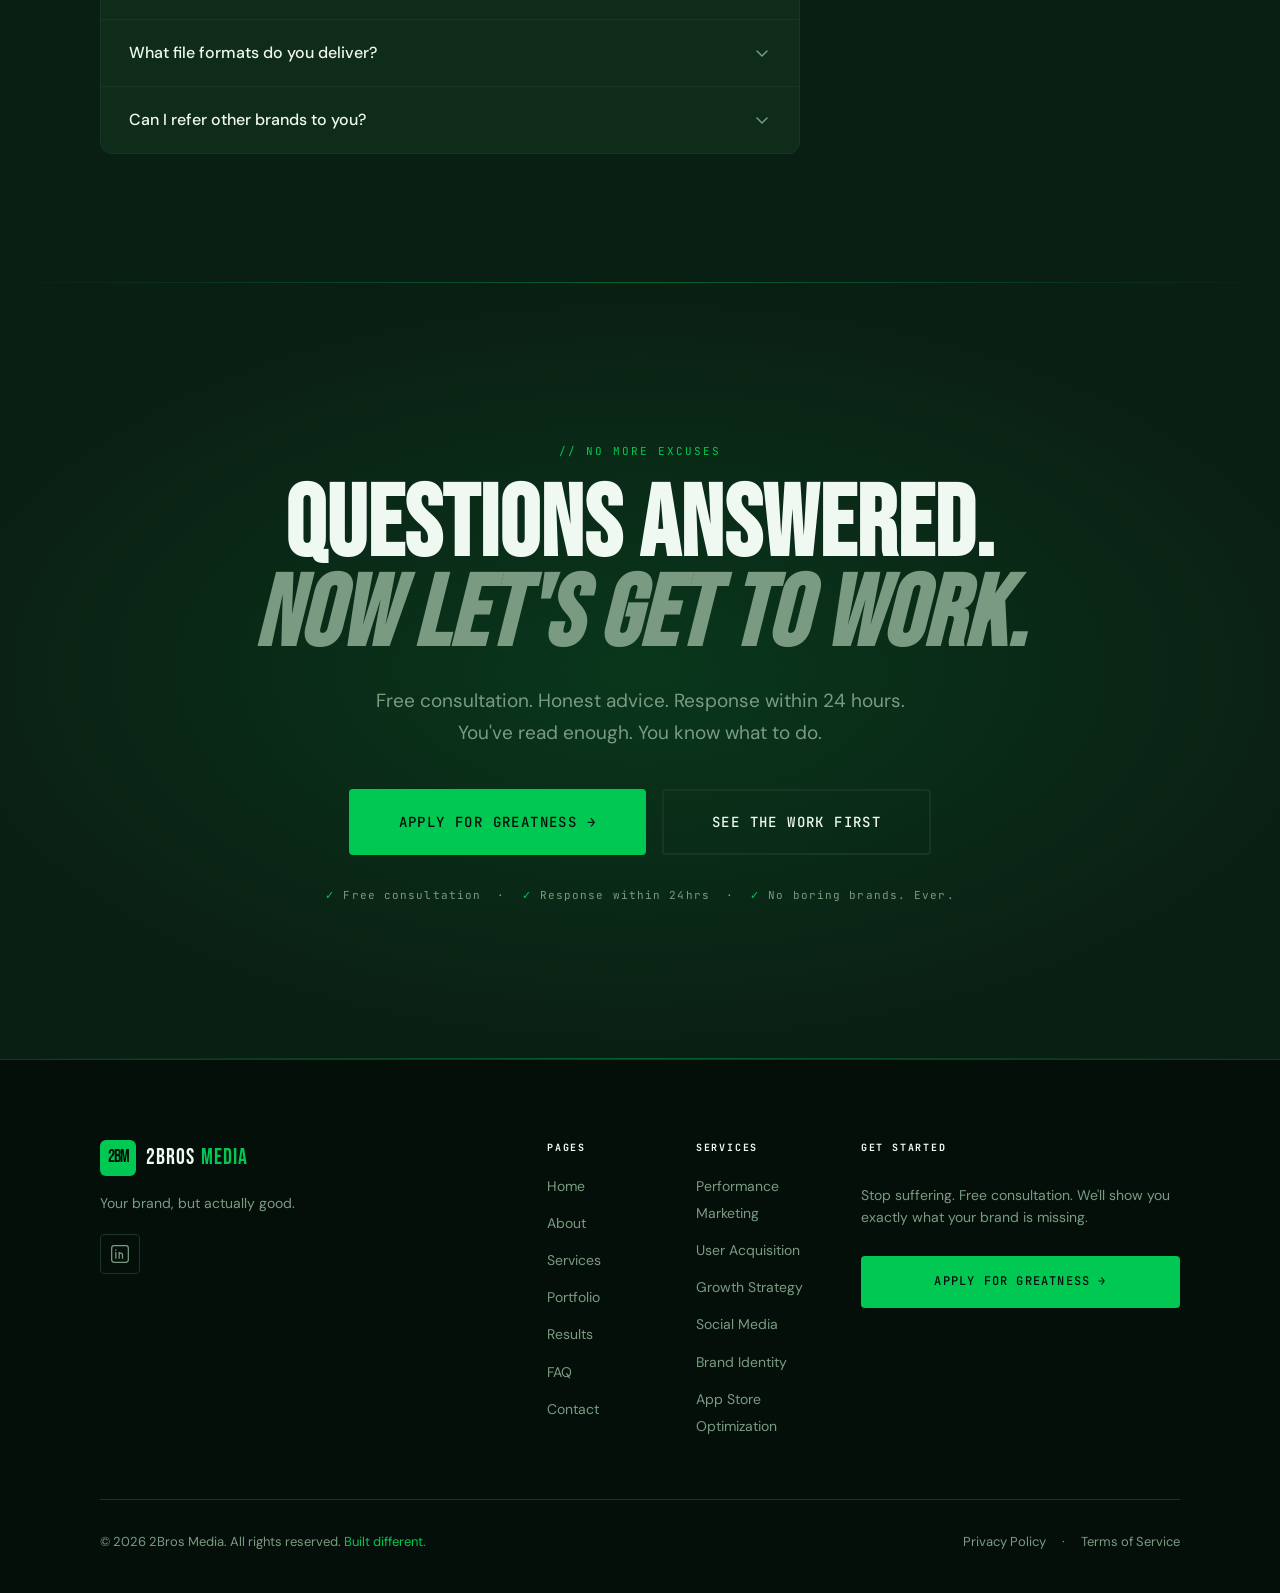
<file: faq/index.html>
<!DOCTYPE html>
<html lang="en">
<head>
  <!-- ============================================================
       PRIMARY META TAGS
  ============================================================ -->
  <meta charset="UTF-8">
  <meta name="viewport" content="width=device-width, initial-scale=1.0">
  <title>FAQ | 2Bros Media — Got Questions?</title>
  <meta name="description" content="Everything you wanted to know about working with 2Bros Media — pricing, timelines, process, what makes us different, and whether we're the right fit. If it's not here, just ask us.">
  <meta name="keywords" content="2Bros Media FAQ, creative agency questions, branding agency pricing, how long does a brand project take, what does a creative agency do">
  <meta name="author" content="2Bros Media">
  <link rel="canonical" href="https://2bros.click/faq.html">

  <!-- Open Graph -->
  <meta property="og:type" content="website">
  <meta property="og:url" content="https://2bros.click/faq.html">
  <meta property="og:title" content="FAQ | 2Bros Media — Got Questions?">
  <meta property="og:description" content="Everything you need to know about working with 2Bros Media. If it's not here, just ask.">
  <meta property="og:image" content="https://2bros.click/assets/images/og-image.jpg">

  <!-- Twitter -->
  <meta name="twitter:card" content="summary_large_image">
  <meta name="twitter:site" content="@2brosmedia">
  <meta name="twitter:title" content="FAQ | 2Bros Media — Got Questions?">
  <meta name="twitter:description" content="Everything you need to know about working with 2Bros Media. If it's not here, just ask.">
  <meta name="twitter:image" content="https://2bros.click/assets/images/og-image.jpg">

  <!-- Favicons -->
  <link rel="icon" type="image/svg+xml" href="/assets/images/favicon.svg">
<link rel="icon" type="image/x-icon" href="/favicon.ico">
  <link rel="icon" type="image/png" sizes="32x32" href="/assets/images/favicon-32x32.png">
  <link rel="apple-touch-icon" href="/assets/images/apple-touch-icon.png">

  <!-- Structured Data — FAQPage schema for Google rich results -->
  <script type="application/ld+json">
  {
    "@context": "https://schema.org",
    "@type": "FAQPage",
    "mainEntity": [
      {
        "@type": "Question",
        "name": "How much does it cost?",
        "acceptedAnswer": {
          "@type": "Answer",
          "text": "Projects start at $2,500 for focused single-service work and scale up from there. Our Growth package starts at $6,500 for integrated multi-service work, and our Domination package starts at $15,000 for full brand build and management. Every project gets a custom scope — pricing depends on complexity, deliverables, and timeline. The best way to get a real number is to submit a consultation request and tell us what you need."
        }
      },
      {
        "@type": "Question",
        "name": "How long does a project take?",
        "acceptedAnswer": {
          "@type": "Answer",
          "text": "Brand identity projects typically take 2–3 weeks. Website builds run 3–5 weeks depending on complexity. Video production is 2–4 weeks from shoot to final delivery. Ongoing services like social media and paid ads are month-to-month retainers that start showing meaningful results by week 6–8. We'll give you a specific timeline in your project proposal."
        }
      },
      {
        "@type": "Question",
        "name": "Do you work with small businesses?",
        "acceptedAnswer": {
          "@type": "Answer",
          "text": "Yes. Some of our best work has been for small businesses — they tend to have the most to gain from great branding. Our Starter package was built specifically for early-stage brands that need a strong foundation without a Fortune 500 budget. If you're serious about your brand, we're serious about helping you."
        }
      },
      {
        "@type": "Question",
        "name": "What makes you different from other agencies?",
        "acceptedAnswer": {
          "@type": "Answer",
          "text": "The founders do your work. Not a junior designer, not an outsourced team, not an AI generator with a human editor. We built 2Bros because we were tired of watching good brands get mediocre work from agencies that over-promised and under-delivered. We move faster, communicate directly, and we're held accountable to results — not just deliverables."
        }
      },
      {
        "@type": "Question",
        "name": "Can I just get one service or do I need a package?",
        "acceptedAnswer": {
          "@type": "Answer",
          "text": "You can absolutely hire us for a single service. We do standalone brand identities, single website builds, individual video projects, and month-to-month social management. You don't need a package. That said, if you're doing multiple things at once, a package is more cost-effective — and the results compound when everything works together."
        }
      }
    ]
  }
  </script>

  <!-- Google Fonts -->
  <link rel="preconnect" href="https://fonts.googleapis.com">
  <link rel="preconnect" href="https://fonts.gstatic.com" crossorigin>
  <link href="https://fonts.googleapis.com/css2?family=Bebas+Neue&family=DM+Sans:ital,opsz,wght@0,9..40,300;0,9..40,400;0,9..40,500;0,9..40,600;1,9..40,400&family=JetBrains+Mono:wght@400;500&display=swap" rel="stylesheet">

  <!-- ============================================================
       CRITICAL ABOVE-THE-FOLD CSS
  ============================================================ -->
  <style>
    *, *::before, *::after { box-sizing: border-box; margin: 0; padding: 0; }
    html { scroll-behavior: smooth; }
    body {
      background: var(--color-bg);
      color: var(--color-white);
      font-family: var(--font-body);
      font-size: 17px;
      line-height: 1.6;
      overflow-x: hidden;
    }
    img { display: block; max-width: 100%; }
    a { color: inherit; text-decoration: none; }
    ul { list-style: none; }
    button { cursor: pointer; border: none; background: none; font: inherit; }
    :root {
      --color-bg:          #050f0a;
      --color-surface:     #0a1f13;
      --color-surface-2:   #0f2b1a;
      --color-emerald:     #00c853;
      --color-emerald-dim: #00a844;
      --color-gold:        #ffd700;
      --color-white:       #f0f8f2;
      --color-muted:       #7a9b82;
      --color-border:      #1a3524;
      --color-danger:      #ff3b30;
      --font-display: 'Bebas Neue', 'Impact', sans-serif;
      --font-body:    'DM Sans', 'Helvetica Neue', sans-serif;
      --font-mono:    'JetBrains Mono', monospace;
      --nav-h:        72px;
      --section-pad:  clamp(80px, 10vw, 140px);
      --container:    1200px;
      --gutter:       clamp(20px, 5vw, 60px);
      --radius:       4px;
      --radius-lg:    12px;
    }
    .nav {
      position: fixed; top: 0; left: 0; right: 0;
      z-index: 1000; height: var(--nav-h);
      display: flex; align-items: center; padding: 0 var(--gutter);
      transition: background .3s, backdrop-filter .3s, border-bottom .3s;
    }
    .nav.scrolled {
      background: rgba(5,15,10,0.92);
      backdrop-filter: blur(12px); -webkit-backdrop-filter: blur(12px);
      border-bottom: 1px solid var(--color-border);
    }
    .nav-inner {
      width: 100%; max-width: var(--container); margin: 0 auto;
      display: flex; align-items: center; justify-content: space-between; gap: 24px;
    }
    .nav-logo { display: flex; align-items: center; gap: 10px; flex-shrink: 0; }
    .nav-logo-mark {
      width: 36px; height: 36px; background: var(--color-emerald); border-radius: 6px;
      display: flex; align-items: center; justify-content: center;
      font-family: var(--font-display); font-size: 18px; color: var(--color-bg); letter-spacing: -1px;
    }
    .nav-logo-text { font-family: var(--font-display); font-size: 22px; letter-spacing: .05em; color: var(--color-white); }
    .nav-logo-text span { color: var(--color-emerald); }
    .nav-links { display: flex; align-items: center; gap: 36px; }
    .nav-links a {
      font-family: var(--font-mono); font-size: 12px; letter-spacing: .12em;
      text-transform: uppercase; color: var(--color-muted); transition: color .2s;
    }
    .nav-links a:hover, .nav-links a.active { color: var(--color-white); }
    .nav-cta { display: flex; align-items: center; gap: 16px; }
  </style>

  <link rel="stylesheet" href="/assets/css/main.css">
  <link rel="stylesheet" href="/assets/css/faq.css">
<!-- Google tag (gtag.js) -->
<script async src="https://www.googletagmanager.com/gtag/js?id=G-SQSV4N3N9W"></script>
<script>
  window.dataLayer = window.dataLayer || [];
  function gtag(){dataLayer.push(arguments);}
  gtag('js', new Date());
  gtag('config', 'G-SQSV4N3N9W');
</script>
</head>

<body>

<!-- ============================================================
     NAVIGATION
============================================================ -->
<nav class="nav" id="main-nav" role="navigation" aria-label="Main navigation">
  <div class="nav-inner">
    <a href="/" class="nav-logo" aria-label="2Bros Media — Home">
      <div class="nav-logo-mark" aria-hidden="true">2BM</div>
      <span class="nav-logo-text">2BROS <span>MEDIA</span></span>
    </a>
    <ul class="nav-links" role="list">
      <li><a href="/about/">About</a></li>
      <li><a href="/services/">Services</a></li>
      <li><a href="/portfolio/">Portfolio</a></li>
      <li><a href="/results/">Results</a></li>
      <li><a href="/faq/" class="active" aria-current="page">FAQ</a></li>
      <li><a href="/contact/">Contact</a></li>
    </ul>
    <div class="nav-cta">
      <a href="/contact/" class="btn btn-primary" id="nav-cta-desktop" style="display:none">Apply For Greatness →</a>
      <button class="hamburger" id="hamburger" aria-label="Open menu" aria-expanded="false" aria-controls="mobile-menu">
        <span class="hamburger-line"></span>
        <span class="hamburger-line"></span>
        <span class="hamburger-line"></span>
      </button>
    </div>
  </div>
</nav>

<!-- Mobile Menu -->
<div class="mobile-menu" id="mobile-menu" role="dialog" aria-modal="true" aria-label="Mobile navigation">
  <button class="mobile-menu-close" id="mobile-close" aria-label="Close menu">✕</button>
  <nav>
    <ul class="mobile-menu-links" role="list">
      <li><a href="/">Home</a></li>
      <li><a href="/about/">About</a></li>
      <li><a href="/services/">Services</a></li>
      <li><a href="/portfolio/">Portfolio</a></li>
      <li><a href="/results/">Results</a></li>
      <li><a href="/faq/" class="active">FAQ</a></li>
    </ul>
    <a href="/contact/" class="btn btn-primary mobile-menu-cta">Apply For Greatness →</a>
  </nav>
</div>


<!-- ============================================================
     HERO — GOT QUESTIONS?
============================================================ -->
<section class="faq-hero" id="hero" aria-labelledby="faq-hero-headline">
  <div class="faq-hero-bg"   aria-hidden="true"></div>
  <div class="faq-hero-grid" aria-hidden="true"></div>
  <div class="faq-hero-watermark" aria-hidden="true">FAQ</div>

  <div class="container faq-hero-inner">
    <div class="faq-hero-text">
      <span class="section-tag" data-animate="fadeUp">// STRAIGHT ANSWERS. NO CORPORATE SPEAK.</span>
      <h1 class="faq-hero-headline" id="faq-hero-headline" data-animate="fadeUp" data-animate-delay="80">
        GOT<br>
        <em class="faq-hero-em">QUESTIONS?</em><br>
        WE GOT ANSWERS.
      </h1>
      <p class="faq-hero-sub" data-animate="fadeUp" data-animate-delay="180">
        Everything you need to know about working with us — pricing, timelines, what we do, why we do it better, and whether we're actually right for you.
      </p>
      <div class="faq-hero-actions" data-animate="fadeUp" data-animate-delay="260">
        <a href="#faq-accordion" class="btn btn-primary btn-lg">See All Questions ↓</a>
        <a href="/contact/"   class="btn btn-outline  btn-lg">Just Ask Us Directly →</a>
      </div>
    </div>

    <!-- Category jump links -->
    <nav class="faq-hero-categories" aria-label="FAQ categories" data-animate="fadeUp" data-animate-delay="200">
      <p class="faq-cat-label">JUMP TO A TOPIC</p>
      <div class="faq-cat-grid">
        <a href="#cat-pricing"   class="faq-cat-btn">
          <span class="faq-cat-icon" aria-hidden="true">
            <svg width="20" height="20" viewBox="0 0 20 20" fill="none"><circle cx="10" cy="10" r="8" stroke="currentColor" stroke-width="1.5" fill="none"/><path d="M10 6v1.5M10 12.5V14M7.5 8.5C7.5 7.12 8.62 6 10 6s2.5 1.12 2.5 2.5c0 2-2.5 2.5-2.5 4" stroke="currentColor" stroke-width="1.5" stroke-linecap="round"/></svg>
          </span>
          <span>Pricing &amp; Budget</span>
        </a>
        <a href="#cat-process"   class="faq-cat-btn">
          <span class="faq-cat-icon" aria-hidden="true">
            <svg width="20" height="20" viewBox="0 0 20 20" fill="none"><path d="M4 10h12M10 4l6 6-6 6" stroke="currentColor" stroke-width="1.5" stroke-linecap="round" stroke-linejoin="round"/></svg>
          </span>
          <span>Process &amp; Timeline</span>
        </a>
        <a href="#cat-services"  class="faq-cat-btn">
          <span class="faq-cat-icon" aria-hidden="true">
            <svg width="20" height="20" viewBox="0 0 20 20" fill="none"><rect x="2" y="2" width="7" height="7" rx="1" stroke="currentColor" stroke-width="1.5" fill="none"/><rect x="11" y="2" width="7" height="7" rx="1" stroke="currentColor" stroke-width="1.5" fill="none"/><rect x="2" y="11" width="7" height="7" rx="1" stroke="currentColor" stroke-width="1.5" fill="none"/><rect x="11" y="11" width="7" height="7" rx="1" stroke="currentColor" stroke-width="1.5" fill="none"/></svg>
          </span>
          <span>Services &amp; Scope</span>
        </a>
        <a href="#cat-working"   class="faq-cat-btn">
          <span class="faq-cat-icon" aria-hidden="true">
            <svg width="20" height="20" viewBox="0 0 20 20" fill="none"><path d="M10 2a8 8 0 1 0 0 16A8 8 0 0 0 10 2z" stroke="currentColor" stroke-width="1.5" fill="none"/><path d="M7 10l2 2 4-4" stroke="currentColor" stroke-width="1.5" stroke-linecap="round" stroke-linejoin="round"/></svg>
          </span>
          <span>Working Together</span>
        </a>
        <a href="#cat-results"   class="faq-cat-btn">
          <span class="faq-cat-icon" aria-hidden="true">
            <svg width="20" height="20" viewBox="0 0 20 20" fill="none"><path d="M3 15l4-5 4 4 3-4 3 5H3z" stroke="currentColor" stroke-width="1.5" stroke-linejoin="round" fill="none"/></svg>
          </span>
          <span>Results &amp; Guarantees</span>
        </a>
        <a href="#cat-misc"      class="faq-cat-btn">
          <span class="faq-cat-icon" aria-hidden="true">
            <svg width="20" height="20" viewBox="0 0 20 20" fill="none"><circle cx="10" cy="5"  r="1.5" fill="currentColor"/><circle cx="10" cy="10" r="1.5" fill="currentColor"/><circle cx="10" cy="15" r="1.5" fill="currentColor"/></svg>
          </span>
          <span>Everything Else</span>
        </a>
      </div>
    </nav>
  </div>
</section>


<!-- ============================================================
     ACCORDION FAQ
============================================================ -->
<section class="faq-section section-pad" id="faq-accordion" aria-labelledby="faq-section-headline">
  <div class="container faq-layout">

    <!-- Main accordion -->
    <div class="faq-accordion-wrap">

      <h2 class="sr-only" id="faq-section-headline">Frequently Asked Questions</h2>

      <!-- ─── CATEGORY: PRICING & BUDGET ─── -->
      <div class="faq-category" id="cat-pricing" data-animate="fadeUp">
        <div class="faq-category-header">
          <span class="faq-category-icon" aria-hidden="true">
            <svg width="20" height="20" viewBox="0 0 20 20" fill="none"><circle cx="10" cy="10" r="8" stroke="currentColor" stroke-width="1.5" fill="none"/><path d="M10 6v1.5M10 12.5V14M7.5 8.5C7.5 7.12 8.62 6 10 6s2.5 1.12 2.5 2.5c0 2-2.5 2.5-2.5 4" stroke="currentColor" stroke-width="1.5" stroke-linecap="round"/></svg>
          </span>
          <h3 class="faq-category-title">Pricing &amp; Budget</h3>
        </div>

        <div class="faq-items">

          <div class="faq-item" data-animate="fadeUp">
            <button class="faq-question" aria-expanded="false" aria-controls="faq-a1">
              <span>How much does it cost?</span>
              <span class="faq-chevron" aria-hidden="true">
                <svg width="18" height="18" viewBox="0 0 18 18" fill="none"><path d="M4 7l5 5 5-5" stroke="currentColor" stroke-width="1.5" stroke-linecap="round" stroke-linejoin="round"/></svg>
              </span>
            </button>
            <div class="faq-answer" id="faq-a1" role="region">
              <div class="faq-answer-inner">
                <p>Projects start at <strong>$2,500</strong> for focused single-service work and scale from there. Our Growth package starts at $6,500 for integrated multi-service work. Our Domination package — the full build — starts at $15,000.</p>
                <p>But here's the thing: every project gets a custom scope. What you actually pay depends on complexity, deliverables, and timeline. The best way to get a real number is to submit a consultation request and tell us exactly what you need. We'll come back with an honest proposal, not a padded one.</p>
                <a href="services.html#pricing" class="faq-answer-link">See our pricing tiers →</a>
              </div>
            </div>
          </div>

          <div class="faq-item" data-animate="fadeUp">
            <button class="faq-question" aria-expanded="false" aria-controls="faq-a2">
              <span>What if my budget is tight?</span>
              <span class="faq-chevron" aria-hidden="true">
                <svg width="18" height="18" viewBox="0 0 18 18" fill="none"><path d="M4 7l5 5 5-5" stroke="currentColor" stroke-width="1.5" stroke-linecap="round" stroke-linejoin="round"/></svg>
              </span>
            </button>
            <div class="faq-answer" id="faq-a2" role="region">
              <div class="faq-answer-inner">
                <p>Tell us anyway. We'd rather have an honest conversation about what's possible at your budget than have you ghost the inquiry form because the numbers scared you.</p>
                <p>Some of our best work has come from projects with tight scopes and tight budgets — constraints force clarity. We'll tell you what we can deliver for your number, and if it doesn't make sense yet, we'll tell you that too. No hard sell. Just straight talk.</p>
              </div>
            </div>
          </div>

          <div class="faq-item" data-animate="fadeUp">
            <button class="faq-question" aria-expanded="false" aria-controls="faq-a3">
              <span>Do you require a deposit?</span>
              <span class="faq-chevron" aria-hidden="true">
                <svg width="18" height="18" viewBox="0 0 18 18" fill="none"><path d="M4 7l5 5 5-5" stroke="currentColor" stroke-width="1.5" stroke-linecap="round" stroke-linejoin="round"/></svg>
              </span>
            </button>
            <div class="faq-answer" id="faq-a3" role="region">
              <div class="faq-answer-inner">
                <p>Yes. We require a <strong>50% deposit</strong> to begin work on any project. The remaining 50% is due on final delivery before files are handed off. For ongoing retainer services (social media management, paid ads), we invoice monthly in advance.</p>
                <p>We accept bank transfer, credit card, and most major payment platforms. Payment schedules for larger projects can be discussed during scoping.</p>
              </div>
            </div>
          </div>

          <div class="faq-item" data-animate="fadeUp">
            <button class="faq-question" aria-expanded="false" aria-controls="faq-a4">
              <span>Are there ongoing costs after a project is done?</span>
              <span class="faq-chevron" aria-hidden="true">
                <svg width="18" height="18" viewBox="0 0 18 18" fill="none"><path d="M4 7l5 5 5-5" stroke="currentColor" stroke-width="1.5" stroke-linecap="round" stroke-linejoin="round"/></svg>
              </span>
            </button>
            <div class="faq-answer" id="faq-a4" role="region">
              <div class="faq-answer-inner">
                <p>Not from us — unless you want them. One-time project deliverables like brand identities, websites, and video productions are yours outright on final payment. No licensing fees, no ongoing charges, no strings.</p>
                <p>If you want ongoing support — monthly social management, ad campaign management, SEO, content — those are separate retainer agreements. You're never locked in beyond the current billing period.</p>
              </div>
            </div>
          </div>

        </div><!-- /faq-items -->
      </div><!-- /cat-pricing -->


      <!-- ─── CATEGORY: PROCESS & TIMELINE ─── -->
      <div class="faq-category" id="cat-process" data-animate="fadeUp">
        <div class="faq-category-header">
          <span class="faq-category-icon" aria-hidden="true">
            <svg width="20" height="20" viewBox="0 0 20 20" fill="none"><path d="M4 10h12M10 4l6 6-6 6" stroke="currentColor" stroke-width="1.5" stroke-linecap="round" stroke-linejoin="round"/></svg>
          </span>
          <h3 class="faq-category-title">Process &amp; Timeline</h3>
        </div>

        <div class="faq-items">

          <div class="faq-item" data-animate="fadeUp">
            <button class="faq-question" aria-expanded="false" aria-controls="faq-b1">
              <span>How long does a project take?</span>
              <span class="faq-chevron" aria-hidden="true">
                <svg width="18" height="18" viewBox="0 0 18 18" fill="none"><path d="M4 7l5 5 5-5" stroke="currentColor" stroke-width="1.5" stroke-linecap="round" stroke-linejoin="round"/></svg>
              </span>
            </button>
            <div class="faq-answer" id="faq-b1" role="region">
              <div class="faq-answer-inner">
                <p>It depends on the service. Here's a realistic breakdown:</p>
                <ul class="faq-list">
                  <li><strong>Brand Identity:</strong> 2–3 weeks</li>
                  <li><strong>Website Design &amp; Dev:</strong> 3–5 weeks depending on complexity</li>
                  <li><strong>Video Production:</strong> 2–4 weeks from shoot to final delivery</li>
                  <li><strong>Photography:</strong> 1 week post-shoot</li>
                  <li><strong>Brand Strategy:</strong> 1–2 weeks for the strategy document</li>
                  <li><strong>Social Media:</strong> Ongoing — meaningful results by week 6–8</li>
                  <li><strong>Paid Ads:</strong> Ongoing — peak performance by day 30–60</li>
                </ul>
                <p>If you have a hard deadline, tell us in your consultation. Rush timelines are possible for most projects — we'll factor it into the scope.</p>
              </div>
            </div>
          </div>

          <div class="faq-item" data-animate="fadeUp">
            <button class="faq-question" aria-expanded="false" aria-controls="faq-b2">
              <span>Do I need to have everything figured out before reaching out?</span>
              <span class="faq-chevron" aria-hidden="true">
                <svg width="18" height="18" viewBox="0 0 18 18" fill="none"><path d="M4 7l5 5 5-5" stroke="currentColor" stroke-width="1.5" stroke-linecap="round" stroke-linejoin="round"/></svg>
              </span>
            </button>
            <div class="faq-answer" id="faq-b2" role="region">
              <div class="faq-answer-inner">
                <p>Absolutely not. Most of our best clients came to us with "I know something's broken but I don't know exactly what." That's what the consultation is for.</p>
                <p>Come with your problem, your goals, and a rough idea of your budget. We'll help you figure out what to prioritize, what's actually going to move the needle, and what order to do it in. You don't need a brief, a deck, or a fully formed vision. Just show up.</p>
              </div>
            </div>
          </div>

          <div class="faq-item" data-animate="fadeUp">
            <button class="faq-question" aria-expanded="false" aria-controls="faq-b3">
              <span>How many revisions do I get?</span>
              <span class="faq-chevron" aria-hidden="true">
                <svg width="18" height="18" viewBox="0 0 18 18" fill="none"><path d="M4 7l5 5 5-5" stroke="currentColor" stroke-width="1.5" stroke-linecap="round" stroke-linejoin="round"/></svg>
              </span>
            </button>
            <div class="faq-answer" id="faq-b3" role="region">
              <div class="faq-answer-inner">
                <p>It varies by package. Starter projects include <strong>2 revision rounds</strong>. Growth and Domination packages include <strong>unlimited revision rounds</strong> within the project scope.</p>
                <p>In practice, most projects are resolved in 1–2 rounds because we do a thorough discovery process before we touch any creative. We'd rather spend time getting it right in the brief than in endless revisions. Revisions outside scope are charged at our hourly rate, which we disclose upfront.</p>
              </div>
            </div>
          </div>

          <div class="faq-item" data-animate="fadeUp">
            <button class="faq-question" aria-expanded="false" aria-controls="faq-b4">
              <span>How involved do I need to be during the project?</span>
              <span class="faq-chevron" aria-hidden="true">
                <svg width="18" height="18" viewBox="0 0 18 18" fill="none"><path d="M4 7l5 5 5-5" stroke="currentColor" stroke-width="1.5" stroke-linecap="round" stroke-linejoin="round"/></svg>
              </span>
            </button>
            <div class="faq-answer" id="faq-b4" role="region">
              <div class="faq-answer-inner">
                <p>As much or as little as you want — within reason. We'll need your input for discovery, your approval at key milestones, and your feedback on revisions. Outside of those touchpoints, we handle everything.</p>
                <p>If you want to be deeply involved in every decision, we can accommodate that. If you want to say "here's the brief, surprise me," we're comfortable with that too. We'll align on communication style at the start of the engagement so there are no surprises.</p>
              </div>
            </div>
          </div>

        </div>
      </div><!-- /cat-process -->


      <!-- ─── CATEGORY: SERVICES & SCOPE ─── -->
      <div class="faq-category" id="cat-services" data-animate="fadeUp">
        <div class="faq-category-header">
          <span class="faq-category-icon" aria-hidden="true">
            <svg width="20" height="20" viewBox="0 0 20 20" fill="none"><rect x="2" y="2" width="7" height="7" rx="1" stroke="currentColor" stroke-width="1.5" fill="none"/><rect x="11" y="2" width="7" height="7" rx="1" stroke="currentColor" stroke-width="1.5" fill="none"/><rect x="2" y="11" width="7" height="7" rx="1" stroke="currentColor" stroke-width="1.5" fill="none"/><rect x="11" y="11" width="7" height="7" rx="1" stroke="currentColor" stroke-width="1.5" fill="none"/></svg>
          </span>
          <h3 class="faq-category-title">Services &amp; Scope</h3>
        </div>

        <div class="faq-items">

          <div class="faq-item" data-animate="fadeUp">
            <button class="faq-question" aria-expanded="false" aria-controls="faq-c1">
              <span>Can I just get one service or do I need a package?</span>
              <span class="faq-chevron" aria-hidden="true">
                <svg width="18" height="18" viewBox="0 0 18 18" fill="none"><path d="M4 7l5 5 5-5" stroke="currentColor" stroke-width="1.5" stroke-linecap="round" stroke-linejoin="round"/></svg>
              </span>
            </button>
            <div class="faq-answer" id="faq-c1" role="region">
              <div class="faq-answer-inner">
                <p>You can absolutely hire us for a single service. We do standalone brand identities, single website builds, individual video projects, and month-to-month social management with no package requirement.</p>
                <p>That said: if you're doing multiple things at once, a package is more cost-effective — and the results compound when everything works together. A great brand identity makes the website better. A great website makes the ads cheaper. But you can start wherever makes sense for you right now.</p>
                <a href="/services/" class="faq-answer-link">See all services →</a>
              </div>
            </div>
          </div>

          <div class="faq-item" data-animate="fadeUp">
            <button class="faq-question" aria-expanded="false" aria-controls="faq-c2">
              <span>Do you work with small businesses?</span>
              <span class="faq-chevron" aria-hidden="true">
                <svg width="18" height="18" viewBox="0 0 18 18" fill="none"><path d="M4 7l5 5 5-5" stroke="currentColor" stroke-width="1.5" stroke-linecap="round" stroke-linejoin="round"/></svg>
              </span>
            </button>
            <div class="faq-answer" id="faq-c2" role="region">
              <div class="faq-answer-inner">
                <p>Yes. Some of our best work — and some of the most dramatic transformations — have been for small businesses. They tend to have the most to gain from great branding because the gap between where they are and where they could be is the biggest.</p>
                <p>Our Starter package was built specifically for early-stage and small brands that need a strong foundation without a Fortune 500 budget. If you're serious about your business, we're serious about helping you compete with people twice your size.</p>
              </div>
            </div>
          </div>

          <div class="faq-item" data-animate="fadeUp">
            <button class="faq-question" aria-expanded="false" aria-controls="faq-c3">
              <span>What industries do you work with?</span>
              <span class="faq-chevron" aria-hidden="true">
                <svg width="18" height="18" viewBox="0 0 18 18" fill="none"><path d="M4 7l5 5 5-5" stroke="currentColor" stroke-width="1.5" stroke-linecap="round" stroke-linejoin="round"/></svg>
              </span>
            </button>
            <div class="faq-answer" id="faq-c3" role="region">
              <div class="faq-answer-inner">
                <p>We've worked across 12 industries including real estate, health and fitness, food and beverage, financial services, architecture and design, hospitality, e-commerce, tech, retail, professional services, entertainment, and consumer goods.</p>
                <p>We don't specialize in one industry by choice — we specialize in the craft. Good branding, strategy, and storytelling apply everywhere. If your industry isn't listed, reach out anyway. If we've never worked in it before, we'll tell you that and show you how we'd approach it.</p>
              </div>
            </div>
          </div>

          <div class="faq-item" data-animate="fadeUp">
            <button class="faq-question" aria-expanded="false" aria-controls="faq-c4">
              <span>Do you offer website maintenance after launch?</span>
              <span class="faq-chevron" aria-hidden="true">
                <svg width="18" height="18" viewBox="0 0 18 18" fill="none"><path d="M4 7l5 5 5-5" stroke="currentColor" stroke-width="1.5" stroke-linecap="round" stroke-linejoin="round"/></svg>
              </span>
            </button>
            <div class="faq-answer" id="faq-c4" role="region">
              <div class="faq-answer-inner">
                <p>Yes. All website projects include <strong>30 days of post-launch support</strong> at no extra charge — bug fixes, copy tweaks, minor layout adjustments. Beyond that, we offer ongoing monthly maintenance retainers covering security updates, performance monitoring, content updates, and technical support.</p>
                <p>We also provide full handoff documentation so your team can manage the site independently if you'd prefer. We don't lock you into maintenance contracts you don't need.</p>
              </div>
            </div>
          </div>

        </div>
      </div><!-- /cat-services -->


      <!-- ─── CATEGORY: WORKING TOGETHER ─── -->
      <div class="faq-category" id="cat-working" data-animate="fadeUp">
        <div class="faq-category-header">
          <span class="faq-category-icon" aria-hidden="true">
            <svg width="20" height="20" viewBox="0 0 20 20" fill="none"><path d="M10 2a8 8 0 1 0 0 16A8 8 0 0 0 10 2z" stroke="currentColor" stroke-width="1.5" fill="none"/><path d="M7 10l2 2 4-4" stroke="currentColor" stroke-width="1.5" stroke-linecap="round" stroke-linejoin="round"/></svg>
          </span>
          <h3 class="faq-category-title">Working Together</h3>
        </div>

        <div class="faq-items">

          <div class="faq-item" data-animate="fadeUp">
            <button class="faq-question" aria-expanded="false" aria-controls="faq-d1">
              <span>What makes you different from other agencies?</span>
              <span class="faq-chevron" aria-hidden="true">
                <svg width="18" height="18" viewBox="0 0 18 18" fill="none"><path d="M4 7l5 5 5-5" stroke="currentColor" stroke-width="1.5" stroke-linecap="round" stroke-linejoin="round"/></svg>
              </span>
            </button>
            <div class="faq-answer" id="faq-d1" role="region">
              <div class="faq-answer-inner">
                <p>The founders do your work. Not a junior designer, not an outsourced team — the actual people you talk to in the consultation are the ones building your brand. That accountability is rare in this industry.</p>
                <p>We also operate without the bloat. No layers of account management, no approval chains, no six-week timelines for a logo. We move fast, communicate directly, and we're held accountable to outcomes, not just deliverables. If we say something's going to get done in two weeks, it gets done in two weeks.</p>
                <a href="/about/#versus" class="faq-answer-link">See the full Them vs Us comparison →</a>
              </div>
            </div>
          </div>

          <div class="faq-item" data-animate="fadeUp">
            <button class="faq-question" aria-expanded="false" aria-controls="faq-d2">
              <span>How do you communicate during a project?</span>
              <span class="faq-chevron" aria-hidden="true">
                <svg width="18" height="18" viewBox="0 0 18 18" fill="none"><path d="M4 7l5 5 5-5" stroke="currentColor" stroke-width="1.5" stroke-linecap="round" stroke-linejoin="round"/></svg>
              </span>
            </button>
            <div class="faq-answer" id="faq-d2" role="region">
              <div class="faq-answer-inner">
                <p>Direct. We don't use project management software that requires you to learn a new tool. You get a dedicated communication channel — usually email or a shared Slack workspace, your preference — and a point of contact who actually responds.</p>
                <p>For project milestones we use shared Figma links, Loom videos, and Google Docs for feedback and approvals. Everything is organized and timestamped. You'll always know exactly where your project stands.</p>
              </div>
            </div>
          </div>

          <div class="faq-item" data-animate="fadeUp">
            <button class="faq-question" aria-expanded="false" aria-controls="faq-d3">
              <span>What if I hate the first concept?</span>
              <span class="faq-chevron" aria-hidden="true">
                <svg width="18" height="18" viewBox="0 0 18 18" fill="none"><path d="M4 7l5 5 5-5" stroke="currentColor" stroke-width="1.5" stroke-linecap="round" stroke-linejoin="round"/></svg>
              </span>
            </button>
            <div class="faq-answer" id="faq-d3" role="region">
              <div class="faq-answer-inner">
                <p>We'd want to understand why — and that conversation is where the best work usually comes from. "I hate it" isn't useful feedback; "I hate it because it feels too corporate and we're a streetwear brand" is incredibly useful.</p>
                <p>In practice, first concepts land well because we do a serious discovery process before we touch any creative. We align on direction, references, and constraints before we build anything. When something does miss, we diagnose it together and come back stronger. We've never had a project end without a client who was proud of the result.</p>
              </div>
            </div>
          </div>

          <div class="faq-item" data-animate="fadeUp">
            <button class="faq-question" aria-expanded="false" aria-controls="faq-d4">
              <span>Do you sign NDAs?</span>
              <span class="faq-chevron" aria-hidden="true">
                <svg width="18" height="18" viewBox="0 0 18 18" fill="none"><path d="M4 7l5 5 5-5" stroke="currentColor" stroke-width="1.5" stroke-linecap="round" stroke-linejoin="round"/></svg>
              </span>
            </button>
            <div class="faq-answer" id="faq-d4" role="region">
              <div class="faq-answer-inner">
                <p>Yes, we sign NDAs. If your project involves sensitive business information, unreleased products, or competitive intelligence, send us your NDA before the consultation and we'll review it. We keep all client information confidential as standard practice regardless.</p>
              </div>
            </div>
          </div>

        </div>
      </div><!-- /cat-working -->


      <!-- ─── CATEGORY: RESULTS & GUARANTEES ─── -->
      <div class="faq-category" id="cat-results" data-animate="fadeUp">
        <div class="faq-category-header">
          <span class="faq-category-icon" aria-hidden="true">
            <svg width="20" height="20" viewBox="0 0 20 20" fill="none"><path d="M3 15l4-5 4 4 3-4 3 5H3z" stroke="currentColor" stroke-width="1.5" stroke-linejoin="round" fill="none"/></svg>
          </span>
          <h3 class="faq-category-title">Results &amp; Guarantees</h3>
        </div>

        <div class="faq-items">

          <div class="faq-item" data-animate="fadeUp">
            <button class="faq-question" aria-expanded="false" aria-controls="faq-e1">
              <span>Can you guarantee results?</span>
              <span class="faq-chevron" aria-hidden="true">
                <svg width="18" height="18" viewBox="0 0 18 18" fill="none"><path d="M4 7l5 5 5-5" stroke="currentColor" stroke-width="1.5" stroke-linecap="round" stroke-linejoin="round"/></svg>
              </span>
            </button>
            <div class="faq-answer" id="faq-e1" role="region">
              <div class="faq-answer-inner">
                <p>We'll be honest: anyone who guarantees specific marketing results — "we'll get you to 10K followers" or "guaranteed first-page rankings" — is lying to you. No ethical agency makes those promises because too many variables are outside our control.</p>
                <p>What we <em>can</em> guarantee: we'll deliver exactly what we scoped, on time, at the agreed price, with the quality we've demonstrated in our portfolio. We've never had a project where a client walked away unhappy. Check the receipts on our <a href="/results/" style="color:var(--color-emerald)">Results page</a>.</p>
              </div>
            </div>
          </div>

          <div class="faq-item" data-animate="fadeUp">
            <button class="faq-question" aria-expanded="false" aria-controls="faq-e2">
              <span>How long before I see results from social media or ads?</span>
              <span class="faq-chevron" aria-hidden="true">
                <svg width="18" height="18" viewBox="0 0 18 18" fill="none"><path d="M4 7l5 5 5-5" stroke="currentColor" stroke-width="1.5" stroke-linecap="round" stroke-linejoin="round"/></svg>
              </span>
            </button>
            <div class="faq-answer" id="faq-e2" role="region">
              <div class="faq-answer-inner">
                <p>For <strong>social media management</strong>: you'll see early engagement signals within the first 2–4 weeks as content starts landing. Meaningful follower and engagement growth typically becomes visible by weeks 6–8. The 90-day mark is where the compounding really kicks in — that's when you start seeing the numbers we post on our Results page.</p>
                <p>For <strong>paid ads</strong>: initial results are visible immediately after launch. The first 2–4 weeks are the learning phase — we're building data, testing creative, and tightening targeting. By days 30–60 we're at optimized performance. The accounts that stay with us past 90 days consistently see their best ROAS in months 3–6.</p>
              </div>
            </div>
          </div>

          <div class="faq-item" data-animate="fadeUp">
            <button class="faq-question" aria-expanded="false" aria-controls="faq-e3">
              <span>What if I'm not happy with the final work?</span>
              <span class="faq-chevron" aria-hidden="true">
                <svg width="18" height="18" viewBox="0 0 18 18" fill="none"><path d="M4 7l5 5 5-5" stroke="currentColor" stroke-width="1.5" stroke-linecap="round" stroke-linejoin="round"/></svg>
              </span>
            </button>
            <div class="faq-answer" id="faq-e3" role="region">
              <div class="faq-answer-inner">
                <p>It's never happened — but if it did, we'd fix it. We don't close projects until you're genuinely satisfied with the deliverables. We include revision rounds in every scope for this exact reason.</p>
                <p>If a project genuinely goes sideways through our fault, we'll make it right. We're small enough that our reputation is everything. We can't afford to deliver bad work, and we wouldn't want to.</p>
              </div>
            </div>
          </div>

        </div>
      </div><!-- /cat-results -->


      <!-- ─── CATEGORY: EVERYTHING ELSE ─── -->
      <div class="faq-category" id="cat-misc" data-animate="fadeUp">
        <div class="faq-category-header">
          <span class="faq-category-icon" aria-hidden="true">
            <svg width="20" height="20" viewBox="0 0 20 20" fill="none"><circle cx="10" cy="5"  r="1.5" fill="currentColor"/><circle cx="10" cy="10" r="1.5" fill="currentColor"/><circle cx="10" cy="15" r="1.5" fill="currentColor"/></svg>
          </span>
          <h3 class="faq-category-title">Everything Else</h3>
        </div>

        <div class="faq-items">

          <div class="faq-item" data-animate="fadeUp">
            <button class="faq-question" aria-expanded="false" aria-controls="faq-f1">
              <span>Do you work with clients outside your local area?</span>
              <span class="faq-chevron" aria-hidden="true">
                <svg width="18" height="18" viewBox="0 0 18 18" fill="none"><path d="M4 7l5 5 5-5" stroke="currentColor" stroke-width="1.5" stroke-linecap="round" stroke-linejoin="round"/></svg>
              </span>
            </button>
            <div class="faq-answer" id="faq-f1" role="region">
              <div class="faq-answer-inner">
                <p>Yes. Most of our clients are remote — we've worked with brands across the US, Canada, and internationally. Everything runs smoothly over video calls, shared workspaces, and async communication.</p>
                <p>For video and photography projects, we either travel to your location (travel costs included in scope) or work with vetted local production partners in your market who meet our quality standards.</p>
              </div>
            </div>
          </div>

          <div class="faq-item" data-animate="fadeUp">
            <button class="faq-question" aria-expanded="false" aria-controls="faq-f2">
              <span>Do I own everything you create for me?</span>
              <span class="faq-chevron" aria-hidden="true">
                <svg width="18" height="18" viewBox="0 0 18 18" fill="none"><path d="M4 7l5 5 5-5" stroke="currentColor" stroke-width="1.5" stroke-linecap="round" stroke-linejoin="round"/></svg>
              </span>
            </button>
            <div class="faq-answer" id="faq-f2" role="region">
              <div class="faq-answer-inner">
                <p>Yes. On final payment, full ownership of all deliverables transfers to you — logos, website code, video footage, photography, copy. No licensing agreements, no usage restrictions, no ongoing fees.</p>
                <p>The one exception: we may ask to include the work in our portfolio and case studies. If your project is confidential or you'd prefer we don't showcase it publicly, let us know upfront and we'll honor that.</p>
              </div>
            </div>
          </div>

          <div class="faq-item" data-animate="fadeUp">
            <button class="faq-question" aria-expanded="false" aria-controls="faq-f3">
              <span>What file formats do you deliver?</span>
              <span class="faq-chevron" aria-hidden="true">
                <svg width="18" height="18" viewBox="0 0 18 18" fill="none"><path d="M4 7l5 5 5-5" stroke="currentColor" stroke-width="1.5" stroke-linecap="round" stroke-linejoin="round"/></svg>
              </span>
            </button>
            <div class="faq-answer" id="faq-f3" role="region">
              <div class="faq-answer-inner">
                <p>Everything you need, in every format you'll ever use:</p>
                <ul class="faq-list">
                  <li><strong>Brand / Logo:</strong> SVG, PNG (transparent + white backgrounds), PDF, AI, EPS</li>
                  <li><strong>Web:</strong> Full codebase (HTML/CSS/JS or CMS export), Figma source files</li>
                  <li><strong>Video:</strong> MP4 (H.264 + H.265), ProRes for broadcast, all aspect ratios (16:9, 9:16, 1:1)</li>
                  <li><strong>Photography:</strong> Full-res TIFF/RAW, web-optimized JPG, WebP</li>
                  <li><strong>Docs:</strong> PDF, Google Doc, Figma — whatever your team actually uses</li>
                </ul>
              </div>
            </div>
          </div>

          <div class="faq-item" data-animate="fadeUp">
            <button class="faq-question" aria-expanded="false" aria-controls="faq-f4">
              <span>Can I refer other brands to you?</span>
              <span class="faq-chevron" aria-hidden="true">
                <svg width="18" height="18" viewBox="0 0 18 18" fill="none"><path d="M4 7l5 5 5-5" stroke="currentColor" stroke-width="1.5" stroke-linecap="round" stroke-linejoin="round"/></svg>
              </span>
            </button>
            <div class="faq-answer" id="faq-f4" role="region">
              <div class="faq-answer-inner">
                <p>Please do. Referrals are how most of our best clients find us. If you refer someone who signs a project, we'll send a thank-you your way — in the form of a discount on your next project, account credit, or a gift, depending on what makes sense. Ask us about the referral details when we're working together.</p>
              </div>
            </div>
          </div>

        </div>
      </div><!-- /cat-misc -->

    </div><!-- /faq-accordion-wrap -->


    <!-- Sticky sidebar -->
    <aside class="faq-sidebar" aria-label="FAQ navigation and contact">

      <!-- Sticky nav -->
      <div class="faq-sticky-nav" data-animate="fadeUp">
        <p class="faq-sticky-nav-label">TOPICS</p>
        <nav aria-label="FAQ category navigation">
          <ul class="faq-sticky-nav-list" role="list">
            <li><a href="#cat-pricing"  class="faq-sticky-link faq-sticky-link--active">Pricing &amp; Budget</a></li>
            <li><a href="#cat-process"  class="faq-sticky-link">Process &amp; Timeline</a></li>
            <li><a href="#cat-services" class="faq-sticky-link">Services &amp; Scope</a></li>
            <li><a href="#cat-working"  class="faq-sticky-link">Working Together</a></li>
            <li><a href="#cat-results"  class="faq-sticky-link">Results &amp; Guarantees</a></li>
            <li><a href="#cat-misc"     class="faq-sticky-link">Everything Else</a></li>
          </ul>
        </nav>
      </div>

      <!-- Still have questions? -->
      <div class="faq-sidebar-cta" data-animate="fadeUp" data-animate-delay="80">
        <div class="faq-sidebar-cta-icon" aria-hidden="true">
          <svg width="28" height="28" viewBox="0 0 28 28" fill="none">
            <circle cx="14" cy="14" r="12" stroke="currentColor" stroke-width="1.5" fill="none"/>
            <path d="M14 9v1.5M14 16.5V18M11 12C11 10.34 12.34 9 14 9s3 1.34 3 3c0 2.5-3 3-3 5" stroke="currentColor" stroke-width="1.5" stroke-linecap="round"/>
          </svg>
        </div>
        <h3 class="faq-sidebar-cta-title">Still Have Questions?</h3>
        <p class="faq-sidebar-cta-text">If it's not here, just ask us directly. We respond to every message personally — usually within a few hours.</p>
        <a href="/contact/" class="btn btn-primary" style="width:100%;justify-content:center;margin-top:4px">Ask Us Directly →</a>
        <a href="mailto:hello@2bros.click" class="faq-sidebar-email">hello@2bros.click</a>
      </div>

      <!-- Quick stats -->
      <div class="faq-sidebar-stats" data-animate="fadeUp" data-animate-delay="160" aria-label="Quick stats">
        <div class="faq-sidebar-stat">
          <span class="faq-sidebar-stat-num">24hr</span>
          <span class="faq-sidebar-stat-label">Response guarantee</span>
        </div>
        <div class="faq-sidebar-stat">
          <span class="faq-sidebar-stat-num">47</span>
          <span class="faq-sidebar-stat-label">Brands transformed</span>
        </div>
        <div class="faq-sidebar-stat">
          <span class="faq-sidebar-stat-num">0</span>
          <span class="faq-sidebar-stat-label">Boring brands made</span>
        </div>
      </div>

    </aside>

  </div><!-- /faq-layout -->
</section>


<!-- ============================================================
     CTA BANNER
============================================================ -->
<section class="cta-banner" aria-labelledby="faq-cta-headline">
  <div class="cta-banner-bg" aria-hidden="true"></div>
  <div class="container">
    <div class="cta-banner-inner" data-animate="fadeUp">
      <span class="section-tag cta-tag">// NO MORE EXCUSES</span>
      <h2 class="cta-headline" id="faq-cta-headline">
        QUESTIONS ANSWERED.<br>
        <em style="font-style:italic;color:var(--color-muted)">Now let's get to work.</em>
      </h2>
      <p class="cta-sub">
        Free consultation. Honest advice. Response within 24 hours.<br>
        You've read enough. You know what to do.
      </p>
      <div class="cta-banner-actions">
        <a href="/contact/" class="btn btn-primary btn-xl">Apply For Greatness →</a>
        <a href="/portfolio/" class="btn btn-outline btn-xl">See the Work First</a>
      </div>
      <p class="cta-reassurance">
        <span class="cta-check" aria-hidden="true">✓</span> Free consultation &nbsp;·&nbsp;
        <span class="cta-check" aria-hidden="true">✓</span> Response within 24hrs &nbsp;·&nbsp;
        <span class="cta-check" aria-hidden="true">✓</span> No boring brands. Ever.
      </p>
    </div>
  </div>
</section>


<!-- ============================================================
     FOOTER
============================================================ -->
<footer class="footer" role="contentinfo">
  <div class="container">
    <div class="footer-top">
      <div class="footer-brand">
        <a href="/" class="footer-logo" aria-label="2Bros Media homepage">
          <div class="nav-logo-mark" aria-hidden="true">2BM</div>
          <span class="nav-logo-text">2BROS <span>MEDIA</span></span>
        </a>
        <p class="footer-tagline">Your brand, but actually good.</p>
        <div class="footer-socials" aria-label="Social media links">
          <a href="https://linkedin.com/company/2brosmedia" class="footer-social" target="_blank" rel="noopener noreferrer" aria-label="LinkedIn"><svg width="20" height="20" viewBox="0 0 24 24" fill="none" aria-hidden="true"><rect x="2" y="2" width="20" height="20" rx="3" stroke="currentColor" stroke-width="1.5" fill="none"/><path d="M7 10v7M7 7v.5" stroke="currentColor" stroke-width="1.5" stroke-linecap="round"/><path d="M11 17v-4c0-1.5 1-2 2-2s2 .5 2 2v4M11 10v7" stroke="currentColor" stroke-width="1.5" stroke-linecap="round"/></svg></a>
        </div>
      </div>
      <nav class="footer-nav" aria-label="Footer navigation">
        <div class="footer-nav-col">
          <h4 class="footer-nav-heading">Pages</h4>
          <ul role="list">
            <li><a href="/">Home</a></li>
            <li><a href="/about/">About</a></li>
            <li><a href="/services/">Services</a></li>
            <li><a href="/portfolio/">Portfolio</a></li>
            <li><a href="/results/">Results</a></li>
            <li><a href="/faq/">FAQ</a></li>
            <li><a href="/contact/">Contact</a></li>
          </ul>
        </div>
        <div class="footer-nav-col">
          <h4 class="footer-nav-heading">Services</h4>
          <ul role="list">
            <li><a href="/services/#performance-marketing">Performance Marketing</a></li>
            <li><a href="/services/#user-acquisition">User Acquisition</a></li>
            <li><a href="/services/#growth-strategy">Growth Strategy</a></li>
            <li><a href="/services/#social-media">Social Media</a></li>
            <li><a href="/services/#brand-identity">Brand Identity</a></li>
            <li><a href="/services/#aso">App Store Optimization</a></li>
          </ul>
        </div>
      </nav>
      <div class="footer-cta-col">
        <h4 class="footer-nav-heading">Get Started</h4>
        <p class="footer-cta-text">Stop suffering. Free consultation. We'll show you exactly what your brand is missing.</p>
        <a href="/contact/" class="btn btn-primary" style="margin-top:16px">Apply For Greatness →</a>
      </div>
    </div>
    <div class="footer-bottom">
      <p class="footer-copy">© 2026 2Bros Media. All rights reserved. <span class="footer-built">Built different.</span></p>
      <div class="footer-legal">
        <a href="/privacy/">Privacy Policy</a>
        <span aria-hidden="true">·</span>
        <a href="/terms/">Terms of Service</a>
      </div>
    </div>
  </div>
</footer>


<!-- ============================================================
     JAVASCRIPT
============================================================ -->
<script>
  // ---- STICKY NAV ----
  (function() {
    const nav = document.getElementById('main-nav');
    const cta = document.getElementById('nav-cta-desktop');
    let ticking = false;
    function onScroll() {
      if (!ticking) {
        requestAnimationFrame(() => {
          const past = window.scrollY > 50;
          nav.classList.toggle('scrolled', past);
          if (cta) cta.style.display = past ? 'inline-flex' : 'none';
          ticking = false;
        });
        ticking = true;
      }
    }
    window.addEventListener('scroll', onScroll, { passive: true });
    onScroll();
  })();

  // ---- MOBILE MENU ----
  (function() {
    const hamburger  = document.getElementById('hamburger');
    const mobileMenu = document.getElementById('mobile-menu');
    const closeBtn   = document.getElementById('mobile-close');
    const open  = () => { mobileMenu.classList.add('open');    hamburger.setAttribute('aria-expanded','true');  document.body.style.overflow='hidden'; };
    const close = () => { mobileMenu.classList.remove('open'); hamburger.setAttribute('aria-expanded','false'); document.body.style.overflow=''; };
    hamburger?.addEventListener('click', open);
    closeBtn?.addEventListener('click', close);
    mobileMenu?.addEventListener('click', e => { if (e.target === mobileMenu) close(); });
    document.addEventListener('keydown', e => { if (e.key === 'Escape') close(); });
  })();

  // ---- INTERSECTION OBSERVER ANIMATIONS ----
  (function() {
    const io = new IntersectionObserver(entries => {
      entries.forEach(entry => {
        if (!entry.isIntersecting) return;
        const el = entry.target;
        setTimeout(() => el.classList.add('in-view'), parseInt(el.dataset.animateDelay || 0));
        io.unobserve(el);
      });
    }, { threshold: 0.08 });
    document.querySelectorAll('[data-animate]').forEach(el => io.observe(el));
    document.querySelectorAll('[data-stagger]').forEach(parent => {
      parent.querySelectorAll('[data-animate]').forEach((child, i) => {
        if (!child.dataset.animateDelay) child.dataset.animateDelay = i * 60;
      });
    });
  })();

  // ---- ACCORDION ----
  (function() {
    const questions = document.querySelectorAll('.faq-question');

    questions.forEach(btn => {
      btn.addEventListener('click', () => {
        const isOpen    = btn.getAttribute('aria-expanded') === 'true';
        const answer    = document.getElementById(btn.getAttribute('aria-controls'));
        const item      = btn.closest('.faq-item');

        // Close all others in the same category
        const siblings = btn.closest('.faq-items')?.querySelectorAll('.faq-question');
        siblings?.forEach(sib => {
          if (sib !== btn) {
            sib.setAttribute('aria-expanded', 'false');
            sib.closest('.faq-item')?.classList.remove('faq-item--open');
            const sibAnswer = document.getElementById(sib.getAttribute('aria-controls'));
            if (sibAnswer) {
              sibAnswer.style.maxHeight = '0';
              sibAnswer.style.opacity  = '0';
            }
          }
        });

        // Toggle current
        if (isOpen) {
          btn.setAttribute('aria-expanded', 'false');
          item.classList.remove('faq-item--open');
          answer.style.maxHeight = '0';
          answer.style.opacity   = '0';
        } else {
          btn.setAttribute('aria-expanded', 'true');
          item.classList.add('faq-item--open');
          answer.style.maxHeight = answer.scrollHeight + 'px';
          answer.style.opacity   = '1';
          // Re-check height after content renders (images/fonts)
          requestAnimationFrame(() => {
            answer.style.maxHeight = answer.scrollHeight + 'px';
          });
        }
      });
    });
  })();

  // ---- STICKY SIDEBAR NAV: highlight current category on scroll ----
  (function() {
    const categories  = document.querySelectorAll('.faq-category');
    const sidebarLinks = document.querySelectorAll('.faq-sticky-link');
    if (!categories.length || !sidebarLinks.length) return;

    const io = new IntersectionObserver(entries => {
      entries.forEach(entry => {
        if (!entry.isIntersecting) return;
        const id = entry.target.id;
        sidebarLinks.forEach(link => {
          link.classList.toggle('faq-sticky-link--active', link.getAttribute('href') === '#' + id);
        });
      });
    }, { threshold: 0.35, rootMargin: '-80px 0px -60% 0px' });

    categories.forEach(cat => io.observe(cat));
  })();
</script>

<script defer src="/assets/js/tracking.js"></script>
</body>
</html>
</file>
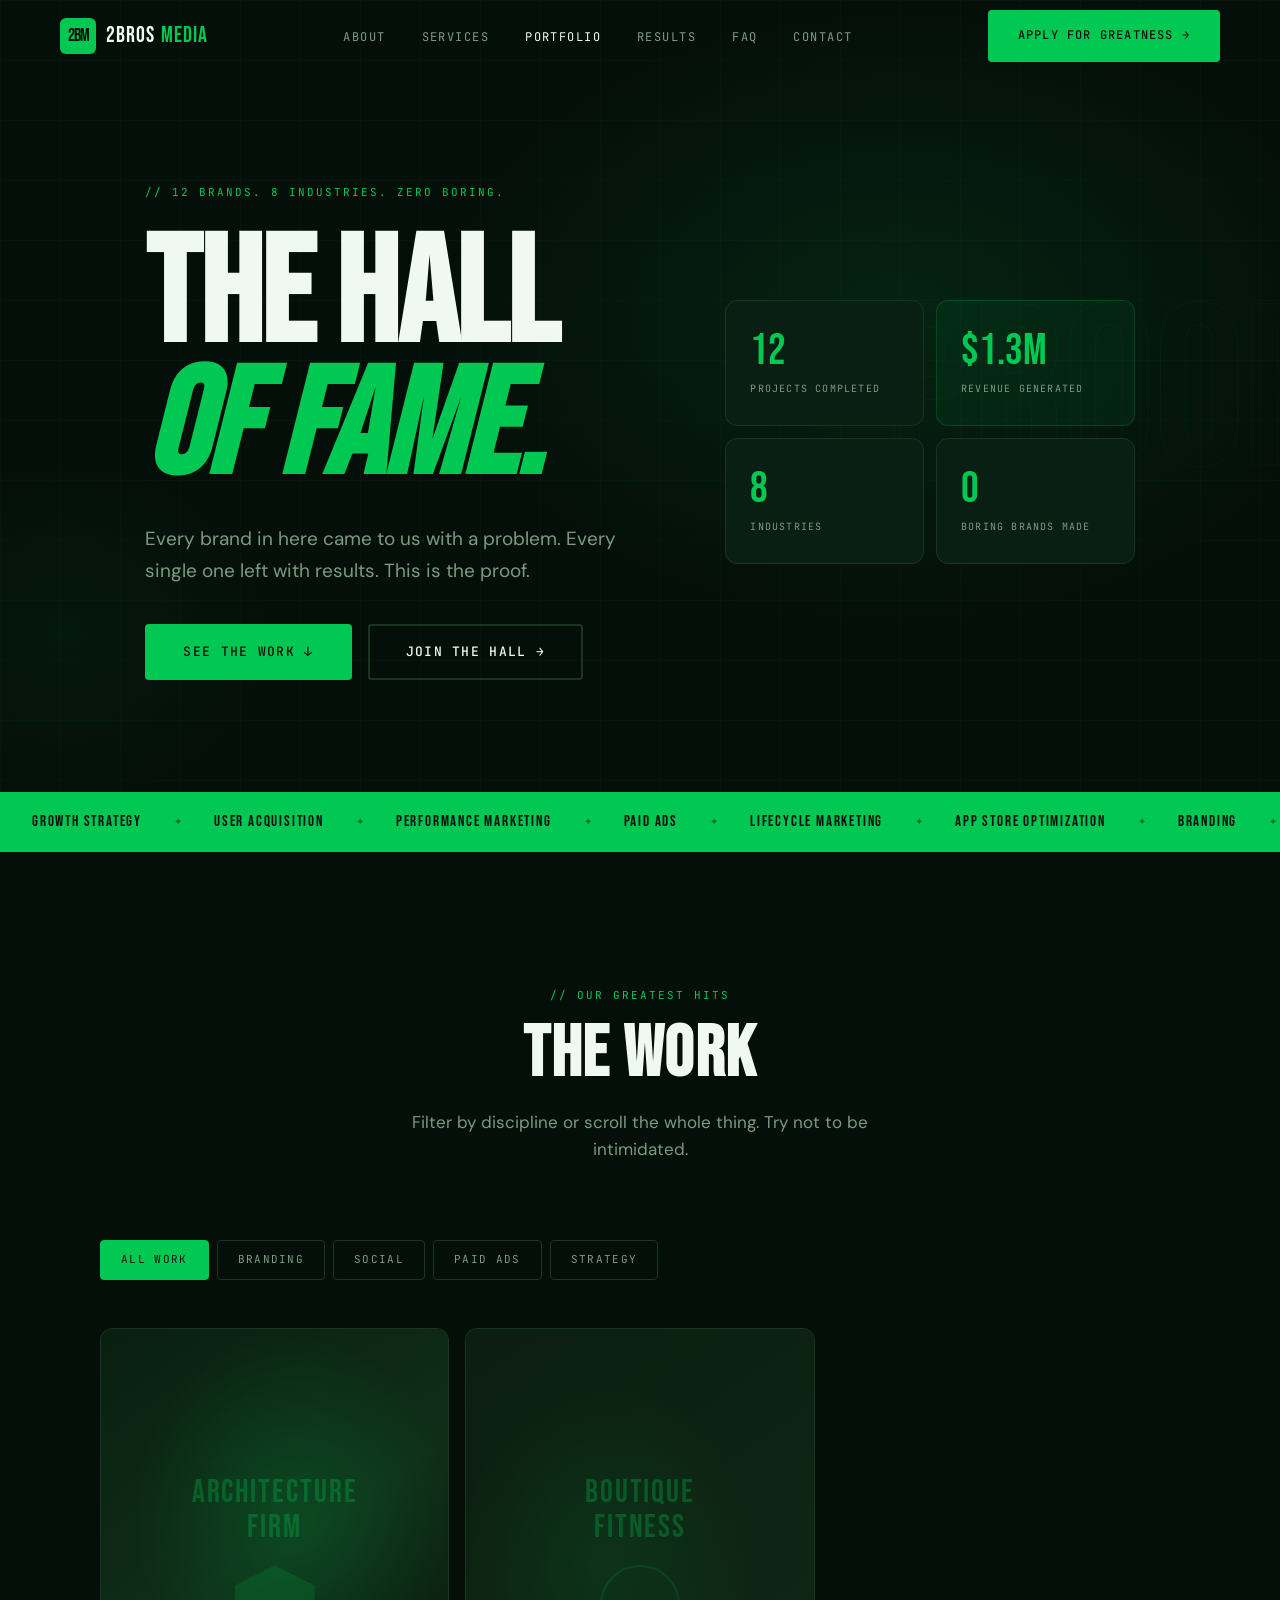
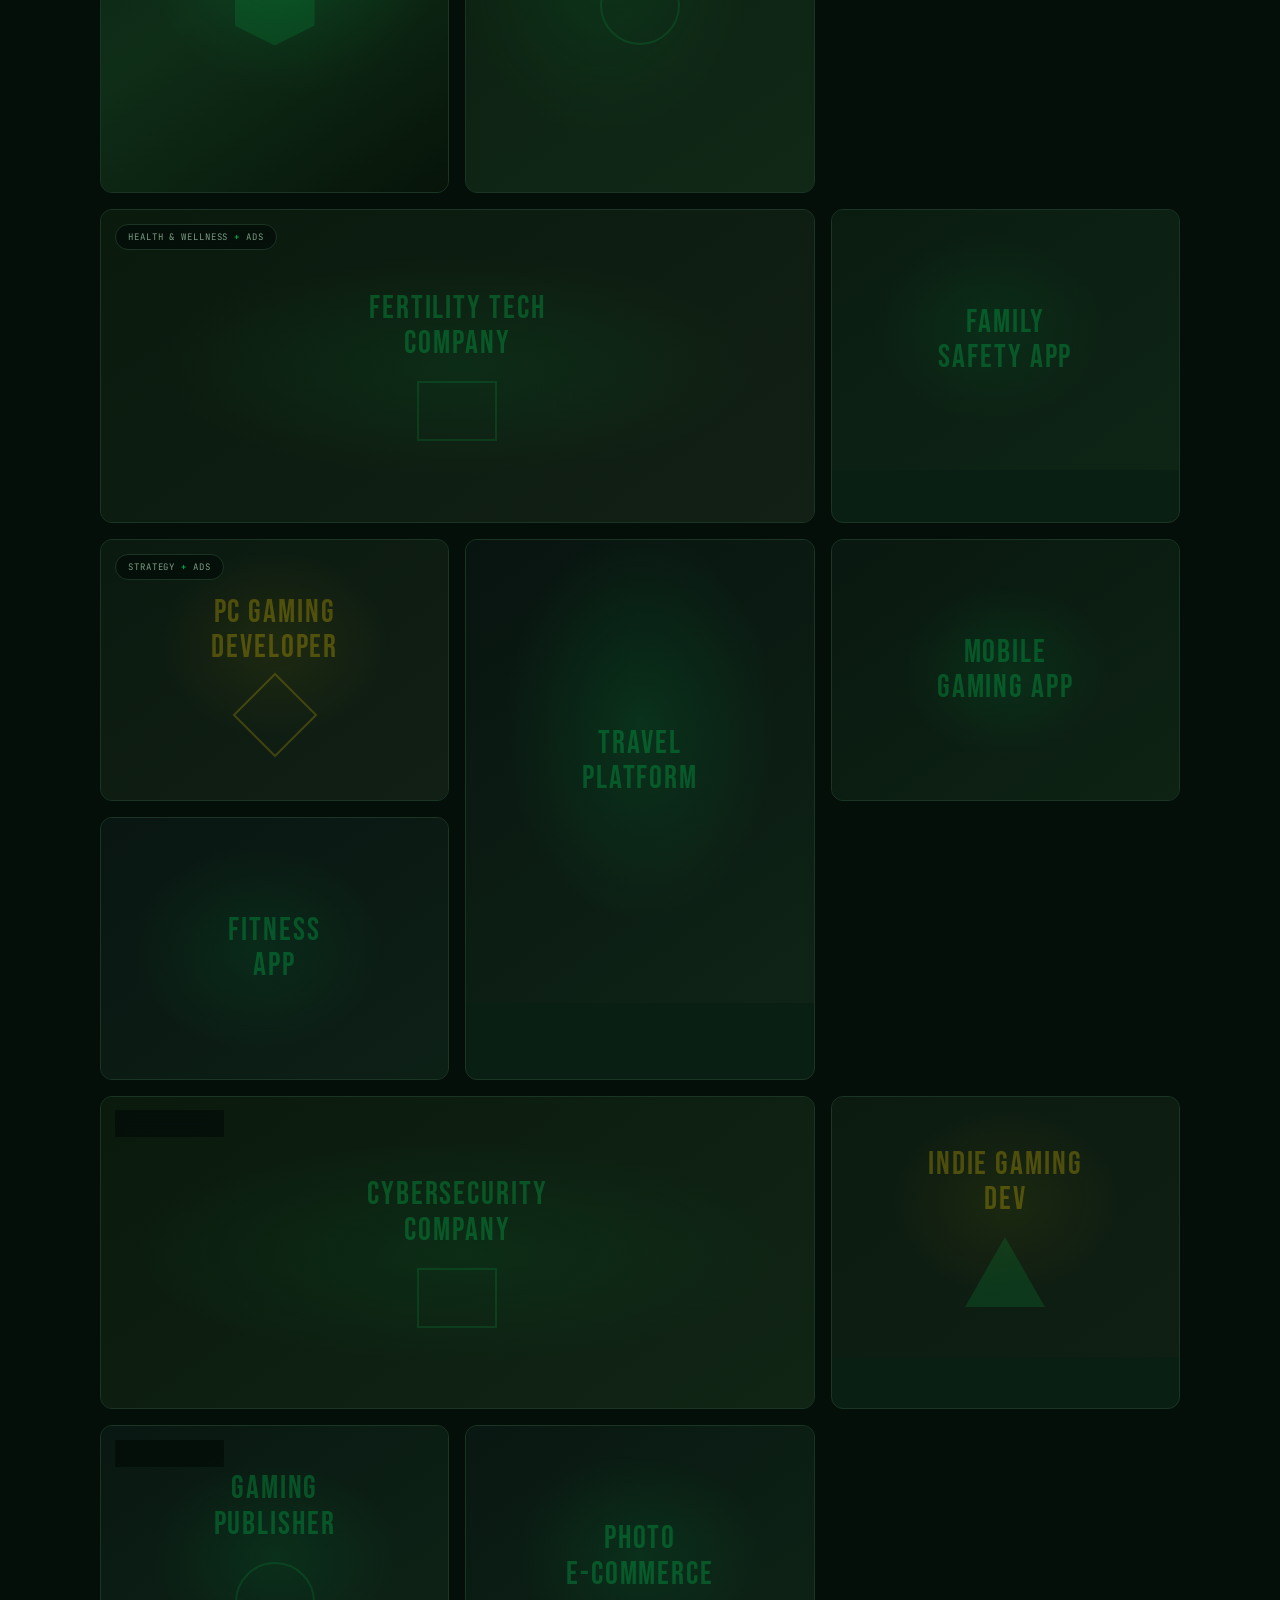
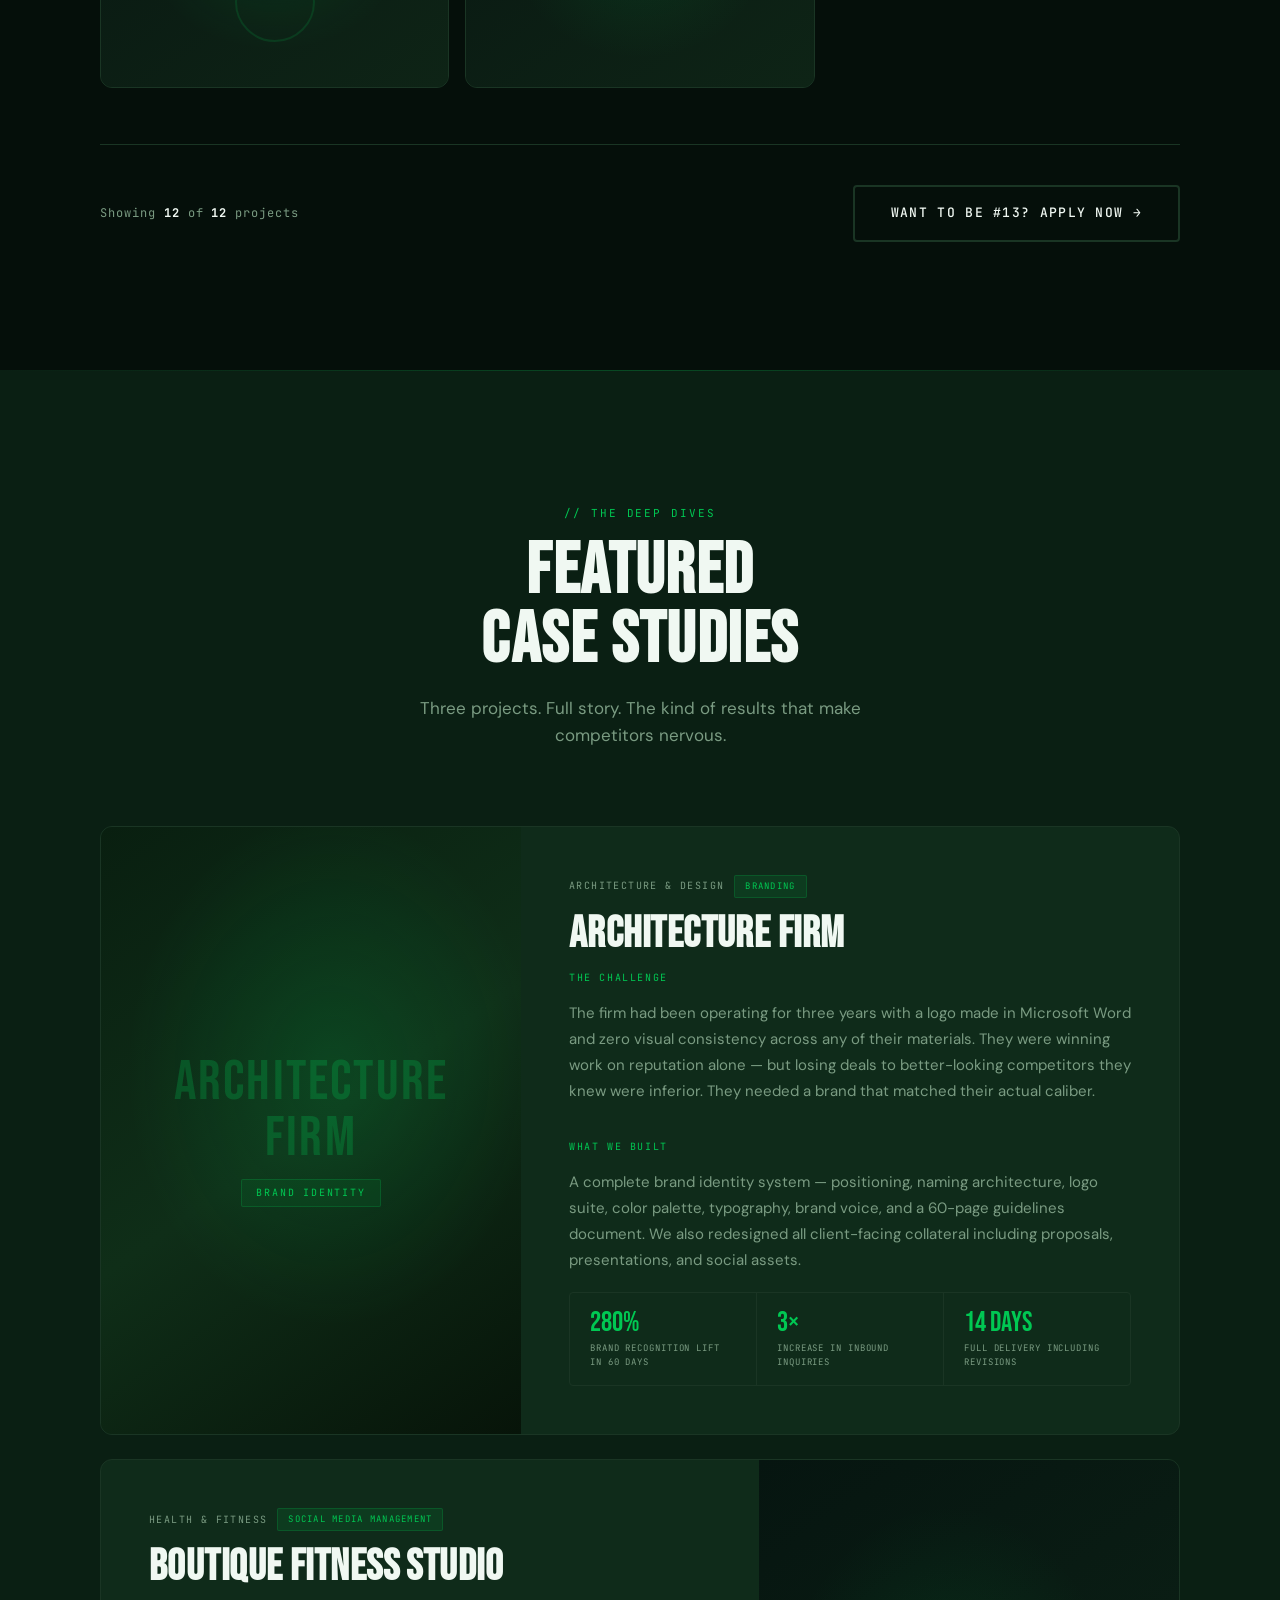
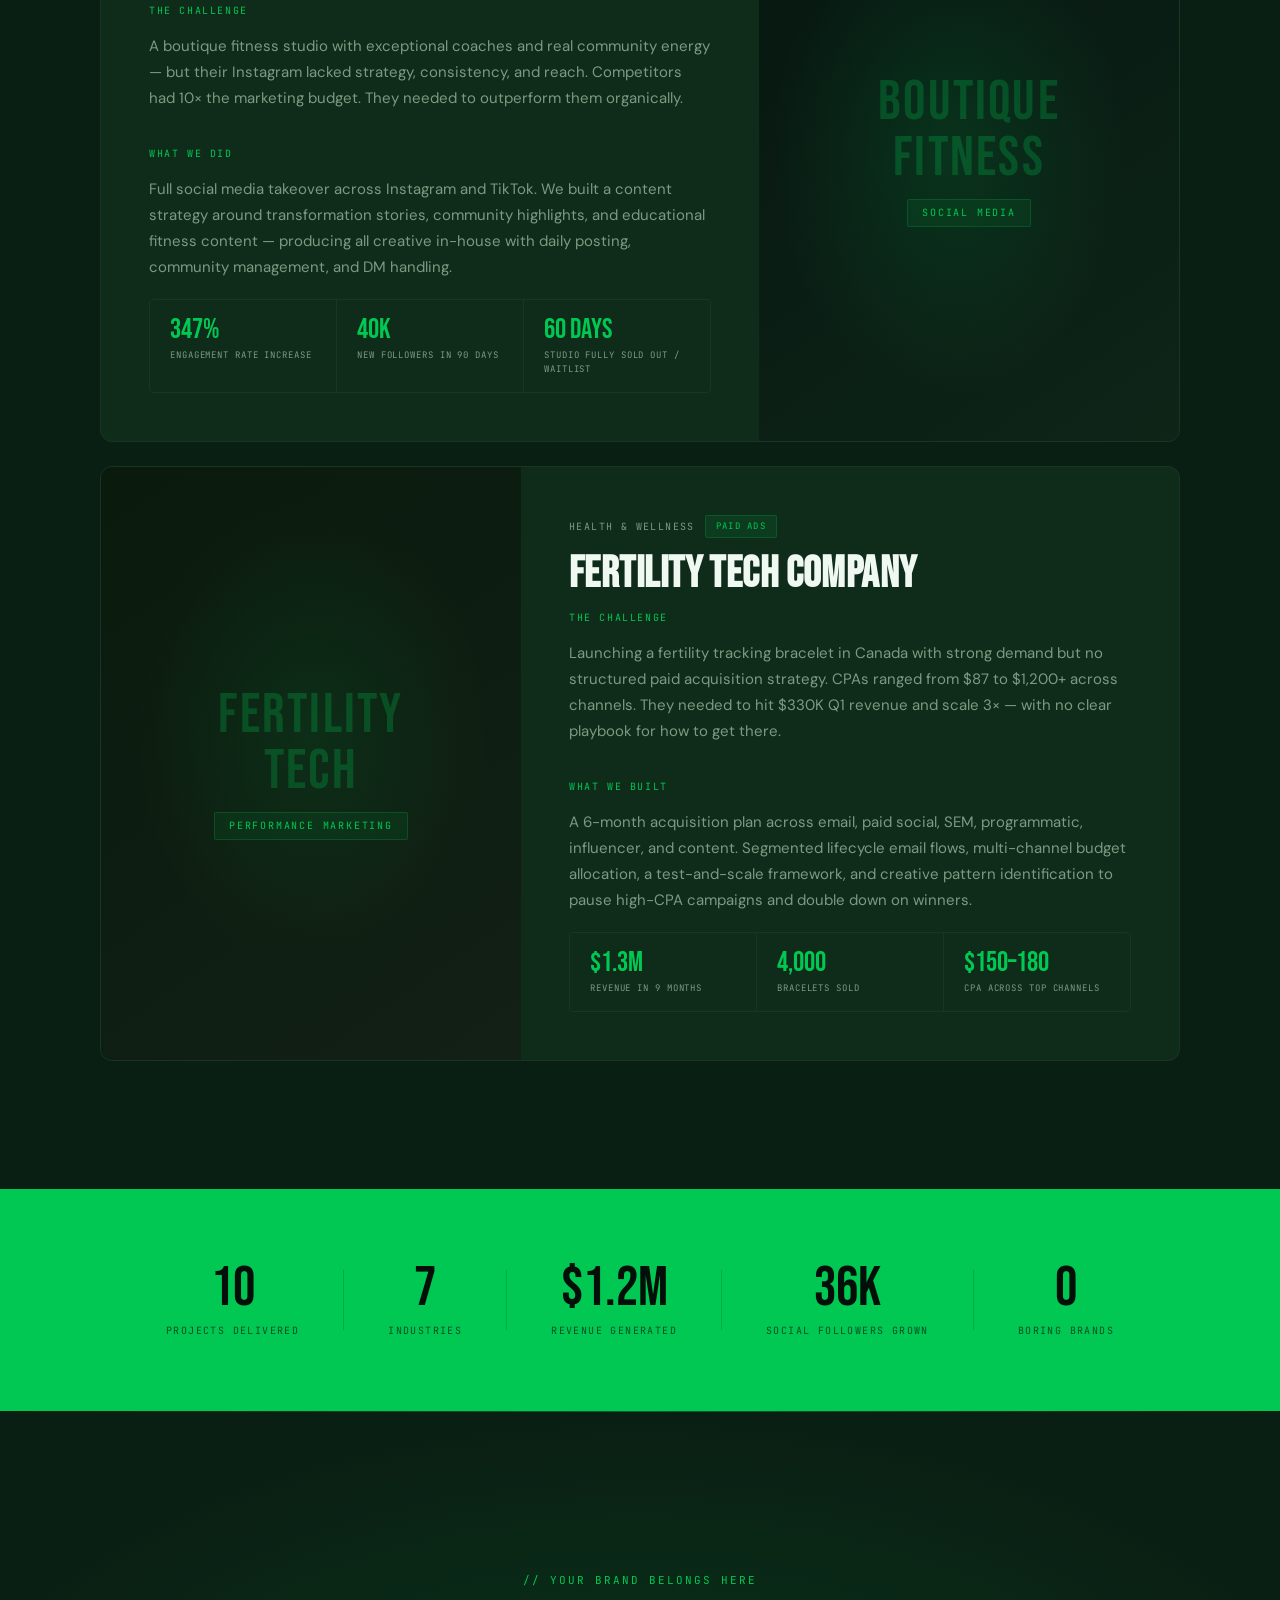
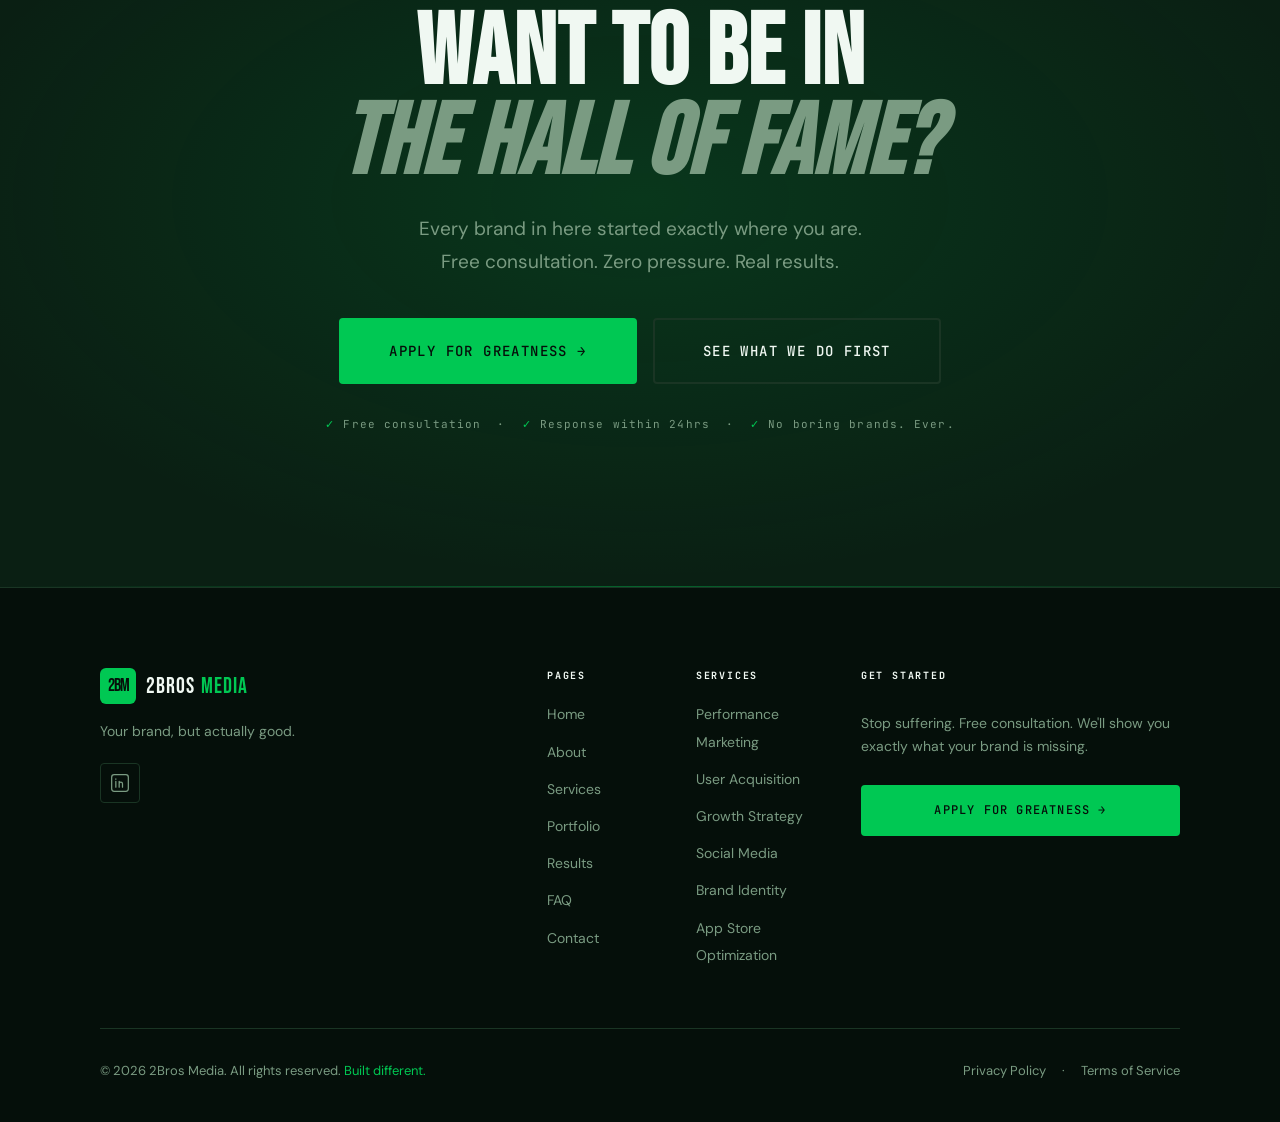
<file: portfolio/index.html>
<!DOCTYPE html>
<html lang="en">
<head>
  <!-- ============================================================
       PRIMARY META TAGS
  ============================================================ -->
  <meta charset="UTF-8">
  <meta name="viewport" content="width=device-width, initial-scale=1.0">
  <title>Portfolio | 2Bros Media — The Hall of Fame</title>
  <meta name="description" content="12 brands. 8 industries. $1.3M in client revenue, 40K new followers, and a studio waitlist. See 2Bros Media's portfolio of branding, social media, paid ads, and growth strategy work that actually moved the needle.">
  <meta name="keywords" content="2Bros Media portfolio, creative agency case studies, branding results, social media growth, paid ads ROAS, user acquisition strategy, performance marketing">
  <meta name="author" content="2Bros Media">
  <link rel="canonical" href="https://2bros.click/portfolio/">

  <!-- Open Graph -->
  <meta property="og:type" content="website">
  <meta property="og:url" content="https://2bros.click/portfolio/">
  <meta property="og:title" content="Portfolio | 2Bros Media — The Hall of Fame">
  <meta property="og:description" content="12 brands. 8 industries. Real results. This is the proof.">
  <meta property="og:image" content="https://2bros.click/assets/images/og-image.jpg">

  <!-- Twitter -->
  <meta name="twitter:card" content="summary_large_image">
  <meta name="twitter:site" content="@2brosmedia">
  <meta name="twitter:title" content="Portfolio | 2Bros Media — The Hall of Fame">
  <meta name="twitter:description" content="12 brands. 8 industries. Real results. This is the proof.">
  <meta name="twitter:image" content="https://2bros.click/assets/images/og-image.jpg">

  <!-- Favicons -->
  <link rel="icon" type="image/svg+xml" href="/assets/images/favicon.svg">
<link rel="icon" type="image/x-icon" href="/favicon.ico">
  <link rel="icon" type="image/png" sizes="32x32" href="/assets/images/favicon-32x32.png">
  <link rel="apple-touch-icon" href="/assets/images/apple-touch-icon.png">

  <!-- Structured Data -->
  <script type="application/ld+json">
  {
    "@context": "https://schema.org",
    "@type": "CollectionPage",
    "name": "2Bros Media Portfolio — The Hall of Fame",
    "description": "Portfolio of branding, social media, paid advertising, and growth strategy work by 2Bros Media.",
    "url": "https://2bros.click/portfolio/",
    "provider": {
      "@type": "Organization",
      "name": "2Bros Media",
      "url": "https://2bros.click"
    }
  }
  </script>

  <!-- Google Fonts -->
  <link rel="preconnect" href="https://fonts.googleapis.com">
  <link rel="preconnect" href="https://fonts.gstatic.com" crossorigin>
  <link href="https://fonts.googleapis.com/css2?family=Bebas+Neue&family=DM+Sans:ital,opsz,wght@0,9..40,300;0,9..40,400;0,9..40,500;0,9..40,600;1,9..40,400&family=JetBrains+Mono:wght@400;500&display=swap" rel="stylesheet">

  <!-- ============================================================
       CRITICAL ABOVE-THE-FOLD CSS
  ============================================================ -->
  <style>
    *, *::before, *::after { box-sizing: border-box; margin: 0; padding: 0; }
    html { scroll-behavior: smooth; }
    body {
      background: var(--color-bg);
      color: var(--color-white);
      font-family: var(--font-body);
      font-size: 17px;
      line-height: 1.6;
      overflow-x: hidden;
    }
    img { display: block; max-width: 100%; }
    a { color: inherit; text-decoration: none; }
    ul { list-style: none; }
    button { cursor: pointer; border: none; background: none; font: inherit; }
    :root {
      --color-bg:          #050f0a;
      --color-surface:     #0a1f13;
      --color-surface-2:   #0f2b1a;
      --color-emerald:     #00c853;
      --color-emerald-dim: #00a844;
      --color-gold:        #ffd700;
      --color-white:       #f0f8f2;
      --color-muted:       #7a9b82;
      --color-border:      #1a3524;
      --color-danger:      #ff3b30;
      --font-display: 'Bebas Neue', 'Impact', sans-serif;
      --font-body:    'DM Sans', 'Helvetica Neue', sans-serif;
      --font-mono:    'JetBrains Mono', monospace;
      --nav-h:        72px;
      --section-pad:  clamp(80px, 10vw, 140px);
      --container:    1200px;
      --gutter:       clamp(20px, 5vw, 60px);
      --radius:       4px;
      --radius-lg:    12px;
    }
    .nav {
      position: fixed; top: 0; left: 0; right: 0;
      z-index: 1000; height: var(--nav-h);
      display: flex; align-items: center; padding: 0 var(--gutter);
      transition: background .3s, backdrop-filter .3s, border-bottom .3s;
    }
    .nav.scrolled {
      background: rgba(5,15,10,0.92);
      backdrop-filter: blur(12px); -webkit-backdrop-filter: blur(12px);
      border-bottom: 1px solid var(--color-border);
    }
    .nav-inner {
      width: 100%; max-width: var(--container); margin: 0 auto;
      display: flex; align-items: center; justify-content: space-between; gap: 24px;
    }
    .nav-logo { display: flex; align-items: center; gap: 10px; flex-shrink: 0; }
    .nav-logo-mark {
      width: 36px; height: 36px; background: var(--color-emerald); border-radius: 6px;
      display: flex; align-items: center; justify-content: center;
      font-family: var(--font-display); font-size: 18px; color: var(--color-bg); letter-spacing: -1px;
    }
    .nav-logo-text { font-family: var(--font-display); font-size: 22px; letter-spacing: .05em; color: var(--color-white); }
    .nav-logo-text span { color: var(--color-emerald); }
    .nav-links { display: flex; align-items: center; gap: 36px; }
    .nav-links a {
      font-family: var(--font-mono); font-size: 12px; letter-spacing: .12em;
      text-transform: uppercase; color: var(--color-muted); transition: color .2s;
    }
    .nav-links a:hover, .nav-links a.active { color: var(--color-white); }
    .nav-cta { display: flex; align-items: center; gap: 16px; }
  </style>

  <link rel="stylesheet" href="/assets/css/main.css">
  <link rel="stylesheet" href="/assets/css/portfolio.css">
</head>

<body>

<!-- ============================================================
     NAVIGATION
============================================================ -->
<nav class="nav" id="main-nav" role="navigation" aria-label="Main navigation">
  <div class="nav-inner">
    <a href="/" class="nav-logo" aria-label="2Bros Media — Home">
      <div class="nav-logo-mark" aria-hidden="true">2BM</div>
      <span class="nav-logo-text">2BROS <span>MEDIA</span></span>
    </a>
    <ul class="nav-links" role="list">
      <li><a href="/about/">About</a></li>
      <li><a href="/services/">Services</a></li>
      <li><a href="/portfolio/" class="active" aria-current="page">Portfolio</a></li>
      <li><a href="/results/">Results</a></li>
      <li><a href="/faq/">FAQ</a></li>
      <li><a href="/contact/">Contact</a></li>
    </ul>
    <div class="nav-cta">
      <a href="/contact/" class="btn btn-primary" id="nav-cta-desktop" style="display:none">Apply For Greatness →</a>
      <button class="hamburger" id="hamburger" aria-label="Open menu" aria-expanded="false" aria-controls="mobile-menu">
        <span class="hamburger-line"></span>
        <span class="hamburger-line"></span>
        <span class="hamburger-line"></span>
      </button>
    </div>
  </div>
</nav>

<!-- Mobile Menu -->
<div class="mobile-menu" id="mobile-menu" role="dialog" aria-modal="true" aria-label="Mobile navigation">
  <button class="mobile-menu-close" id="mobile-close" aria-label="Close menu">✕</button>
  <nav>
    <ul class="mobile-menu-links" role="list">
      <li><a href="/">Home</a></li>
      <li><a href="/about/">About</a></li>
      <li><a href="/services/">Services</a></li>
      <li><a href="/portfolio/" class="active">Portfolio</a></li>
      <li><a href="/results/">Results</a></li>
      <li><a href="/faq/">FAQ</a></li>
      <li><a href="/contact/">Contact</a></li>
    </ul>
    <a href="/contact/" class="btn btn-primary mobile-menu-cta">Apply For Greatness →</a>
  </nav>
</div>


<!-- ============================================================
     HERO — THE HALL OF FAME
============================================================ -->
<section class="pf-hero" id="hero" aria-labelledby="pf-hero-headline">
  <div class="pf-hero-bg"   aria-hidden="true"></div>
  <div class="pf-hero-grid" aria-hidden="true"></div>
  <div class="pf-hero-watermark" aria-hidden="true">PROOF</div>

  <div class="container pf-hero-inner">
    <div class="pf-hero-text">
      <span class="section-tag" data-animate="fadeUp">// 12 BRANDS. 8 INDUSTRIES. ZERO BORING.</span>
      <h1 class="pf-hero-headline" id="pf-hero-headline" data-animate="fadeUp" data-animate-delay="80">
        THE HALL<br>
        <em class="pf-hero-em">OF FAME.</em>
      </h1>
      <p class="pf-hero-sub" data-animate="fadeUp" data-animate-delay="180">
        Every brand in here came to us with a problem. Every single one left with results. This is the proof.
      </p>
      <div class="pf-hero-actions" data-animate="fadeUp" data-animate-delay="260">
        <a href="#portfolio-grid" class="btn btn-primary btn-lg">See the Work ↓</a>
        <a href="/contact/" class="btn btn-outline btn-lg">Join the Hall →</a>
      </div>
    </div>

    <!-- Floating stat cards -->
    <div class="pf-hero-stats" aria-label="Portfolio statistics" data-animate="fadeUp" data-animate-delay="200">
      <div class="pf-hero-stat-card">
        <span class="pf-hero-stat-num" data-counter="12">0</span>
        <span class="pf-hero-stat-label">Projects Completed</span>
      </div>
      <div class="pf-hero-stat-card pf-hero-stat-card--accent">
        <span class="pf-hero-stat-num">$<span data-counter="1.3">0</span>M</span>
        <span class="pf-hero-stat-label">Revenue Generated</span>
      </div>
      <div class="pf-hero-stat-card">
        <span class="pf-hero-stat-num"><span data-counter="8">0</span></span>
        <span class="pf-hero-stat-label">Industries</span>
      </div>
      <div class="pf-hero-stat-card">
        <span class="pf-hero-stat-num"><span data-counter="0">0</span></span>
        <span class="pf-hero-stat-label">Boring Brands Made</span>
      </div>
    </div>
  </div>
</section>


<!-- ============================================================
     MARQUEE TICKER
============================================================ -->
<div class="marquee-section" aria-hidden="true">
  <div class="marquee-wrapper">
    <div class="marquee-track">
      <span class="marquee-item">GROWTH STRATEGY</span><span class="marquee-dot">✦</span>
      <span class="marquee-item">USER ACQUISITION</span><span class="marquee-dot">✦</span>
      <span class="marquee-item">PERFORMANCE MARKETING</span><span class="marquee-dot">✦</span>
      <span class="marquee-item">PAID ADS</span><span class="marquee-dot">✦</span>
      <span class="marquee-item">LIFECYCLE MARKETING</span><span class="marquee-dot">✦</span>
      <span class="marquee-item">APP STORE OPTIMIZATION</span><span class="marquee-dot">✦</span>
      <span class="marquee-item">BRANDING</span><span class="marquee-dot">✦</span>
      <span class="marquee-item">SOCIAL MEDIA</span><span class="marquee-dot">✦</span>
      <span class="marquee-item">GROWTH STRATEGY</span><span class="marquee-dot">✦</span>
      <span class="marquee-item">USER ACQUISITION</span><span class="marquee-dot">✦</span>
      <span class="marquee-item">PERFORMANCE MARKETING</span><span class="marquee-dot">✦</span>
      <span class="marquee-item">PAID ADS</span><span class="marquee-dot">✦</span>
      <span class="marquee-item">LIFECYCLE MARKETING</span><span class="marquee-dot">✦</span>
      <span class="marquee-item">APP STORE OPTIMIZATION</span><span class="marquee-dot">✦</span>
      <span class="marquee-item">BRANDING</span><span class="marquee-dot">✦</span>
      <span class="marquee-item">SOCIAL MEDIA</span><span class="marquee-dot">✦</span>
      <span class="marquee-item">GROWTH STRATEGY</span><span class="marquee-dot">✦</span>
      <span class="marquee-item">USER ACQUISITION</span><span class="marquee-dot">✦</span>
      <span class="marquee-item">PERFORMANCE MARKETING</span><span class="marquee-dot">✦</span>
      <span class="marquee-item">PAID ADS</span><span class="marquee-dot">✦</span>
      <span class="marquee-item">LIFECYCLE MARKETING</span><span class="marquee-dot">✦</span>
      <span class="marquee-item">APP STORE OPTIMIZATION</span><span class="marquee-dot">✦</span>
      <span class="marquee-item">BRANDING</span><span class="marquee-dot">✦</span>
      <span class="marquee-item">SOCIAL MEDIA</span><span class="marquee-dot">✦</span>
      <span class="marquee-item">GROWTH STRATEGY</span><span class="marquee-dot">✦</span>
      <span class="marquee-item">USER ACQUISITION</span><span class="marquee-dot">✦</span>
      <span class="marquee-item">PERFORMANCE MARKETING</span><span class="marquee-dot">✦</span>
      <span class="marquee-item">PAID ADS</span><span class="marquee-dot">✦</span>
      <span class="marquee-item">LIFECYCLE MARKETING</span><span class="marquee-dot">✦</span>
      <span class="marquee-item">APP STORE OPTIMIZATION</span><span class="marquee-dot">✦</span>
      <span class="marquee-item">BRANDING</span><span class="marquee-dot">✦</span>
      <span class="marquee-item">SOCIAL MEDIA</span><span class="marquee-dot">✦</span>
    </div>
  </div>
</div>


<!-- ============================================================
     FILTER BAR + PORTFOLIO GRID
============================================================ -->
<section class="pf-grid-section section-pad" id="portfolio-grid" aria-labelledby="pf-grid-headline">
  <div class="container">

    <div class="section-header" data-animate="fadeUp">
      <span class="section-tag">// OUR GREATEST HITS</span>
      <h2 class="section-headline" id="pf-grid-headline">THE WORK</h2>
      <p class="section-sub">Filter by discipline or scroll the whole thing. Try not to be intimidated.</p>
    </div>

    <!-- Filter bar -->
    <div class="pf-filter-bar" role="group" aria-label="Filter portfolio by category" data-animate="fadeUp">
      <button class="pf-filter-btn active" data-filter="all"      aria-pressed="true">All Work</button>
      <button class="pf-filter-btn"        data-filter="branding" aria-pressed="false">Branding</button>
      <button class="pf-filter-btn"        data-filter="social"   aria-pressed="false">Social</button>
      <button class="pf-filter-btn"        data-filter="ads"      aria-pressed="false">Paid Ads</button>
      <button class="pf-filter-btn"        data-filter="strategy" aria-pressed="false">Strategy</button>
    </div>

    <!-- ---- PORTFOLIO GRID ---- -->
    <div class="pf-grid" id="pf-grid" role="list" aria-label="Portfolio projects">

      <!-- 01 — Architecture Firm — Branding (large) -->
      <article class="pf-item pf-item--large" data-category="branding" role="listitem"
               aria-label="Architecture Firm — Brand Identity project" data-animate="fadeUp">
        <div class="pf-item-img" role="img"
             aria-label="Architecture firm complete brand identity system — logo, color, typography"
             style="background: radial-gradient(ellipse 70% 60% at 55% 40%, rgba(0,200,83,0.18) 0%, transparent 65%), linear-gradient(145deg, #091f10 0%, #0f2e18 50%, #071409 100%);">
          <div class="pf-item-placeholder" aria-hidden="true">
            <span class="pf-item-ph-text">ARCHITECTURE<br>FIRM</span>
            <div class="pf-item-ph-shape pf-item-ph-shape--hex"></div>
          </div>
        </div>
        <div class="pf-item-overlay">
          <div class="pf-item-overlay-inner">
            <span class="pf-item-cat-tag">Branding</span>
            <h3 class="pf-item-title">Architecture Firm</h3>
            <p class="pf-item-result">↑ 280% brand recognition · 3× inbound inquiries · 14-day delivery</p>
            <a href="#case-arch" class="pf-item-cta" aria-label="View Architecture Firm case study">View Case Study →</a>
          </div>
        </div>
      </article>

      <!-- 02 — Boutique Fitness Studio — Social (large) -->
      <article class="pf-item pf-item--large" data-category="social" role="listitem"
               aria-label="Boutique Fitness Studio — Social Media project" data-animate="fadeUp" data-animate-delay="60">
        <div class="pf-item-img" role="img"
             aria-label="Boutique fitness studio social media management — Instagram and TikTok growth"
             style="background: radial-gradient(ellipse 60% 55% at 40% 50%, rgba(0,200,83,0.1) 0%, transparent 70%), linear-gradient(145deg, #0b1e0f 0%, #112817 100%);">
          <div class="pf-item-placeholder" aria-hidden="true">
            <span class="pf-item-ph-text">BOUTIQUE<br>FITNESS</span>
            <div class="pf-item-ph-shape pf-item-ph-shape--circle"></div>
          </div>
        </div>
        <div class="pf-item-overlay">
          <div class="pf-item-overlay-inner">
            <span class="pf-item-cat-tag">Social Media</span>
            <h3 class="pf-item-title">Boutique Fitness Studio</h3>
            <p class="pf-item-result">↑ 347% engagement · 40K followers · Studio sold out in 60 days</p>
            <a href="#case-fitness" class="pf-item-cta" aria-label="View Boutique Fitness Studio case study">View Case Study →</a>
          </div>
        </div>
      </article>

      <!-- 03 — Fertility Tech — Ads (wide) -->
      <article class="pf-item pf-item--wide" data-category="ads" role="listitem"
               aria-label="Fertility Tech Company — Performance Marketing project" data-animate="fadeUp" data-animate-delay="60">
        <div class="pf-item-img" role="img"
             aria-label="Fertility tech company market launch and paid acquisition strategy"
             style="background: radial-gradient(ellipse 65% 55% at 50% 50%, rgba(0,200,83,0.09) 0%, transparent 65%), linear-gradient(145deg, #0a1a0d 0%, #122015 100%);">
          <div class="pf-item-placeholder" aria-hidden="true">
            <span class="pf-item-ph-text">FERTILITY TECH<br>COMPANY</span>
            <div class="pf-item-ph-shape pf-item-ph-shape--rect"></div>
          </div>
          <div class="pf-item-multi-badge" aria-label="Health & Wellness — Paid Ads">
            <span>Health &amp; Wellness</span><span>+</span><span>Ads</span>
          </div>
        </div>
        <div class="pf-item-overlay">
          <div class="pf-item-overlay-inner">
            <span class="pf-item-cat-tag">Paid Ads</span>
            <h3 class="pf-item-title">Fertility Tech Company</h3>
            <p class="pf-item-result">$1.3M revenue in 9 months · 4,000 units sold · $150–$180 CPA</p>
            <a href="#case-fertility" class="pf-item-cta" aria-label="View Fertility Tech case study">View Case Study →</a>
          </div>
        </div>
      </article>

      <!-- 04 — Family Safety App — Strategy -->
      <article class="pf-item" data-category="strategy" role="listitem"
               aria-label="Family Safety App — User Acquisition Strategy" data-animate="fadeUp">
        <div class="pf-item-img" role="img"
             aria-label="Family safety app user acquisition strategy and creative development"
             style="background: radial-gradient(ellipse 55% 60% at 45% 45%, rgba(0,200,83,0.08) 0%, transparent 60%), linear-gradient(145deg, #0a1c10 0%, #0e2516 100%);">
          <div class="pf-item-placeholder" aria-hidden="true">
            <span class="pf-item-ph-text">FAMILY<br>SAFETY APP</span>
          </div>
        </div>
        <div class="pf-item-overlay">
          <div class="pf-item-overlay-inner">
            <span class="pf-item-cat-tag">Strategy</span>
            <h3 class="pf-item-title">Family Safety App</h3>
            <p class="pf-item-result">1M installs · 33% paid-to-subscription · $5 CPI / $10 LTV</p>
            <a href="/contact/" class="pf-item-cta" aria-label="Start a similar project">Start a Similar Project →</a>
          </div>
        </div>
      </article>

      <!-- 05 — PC Gaming Developer — Strategy + Ads -->
      <article class="pf-item" data-category="ads strategy" role="listitem"
               aria-label="PC Gaming Developer — Growth Strategy and Performance Marketing" data-animate="fadeUp" data-animate-delay="60">
        <div class="pf-item-img" role="img"
             aria-label="PC gaming developer growth strategy and performance marketing optimization"
             style="background: radial-gradient(ellipse 55% 60% at 50% 40%, rgba(255,215,0,0.07) 0%, transparent 60%), linear-gradient(145deg, #0b1a10 0%, #111f14 100%);">
          <div class="pf-item-placeholder pf-item-placeholder--gold" aria-hidden="true">
            <span class="pf-item-ph-text">PC GAMING<br>DEVELOPER</span>
            <div class="pf-item-ph-shape pf-item-ph-shape--diamond"></div>
          </div>
          <div class="pf-item-multi-badge">
            <span>Strategy</span><span>+</span><span>Ads</span>
          </div>
        </div>
        <div class="pf-item-overlay">
          <div class="pf-item-overlay-inner">
            <span class="pf-item-cat-tag pf-item-cat-tag--gold">Strategy + Ads</span>
            <h3 class="pf-item-title">PC Gaming Developer</h3>
            <p class="pf-item-result">56% blended ROAS across $1M monthly spend · Cross-device attribution</p>
            <a href="/contact/" class="pf-item-cta" aria-label="Start a similar project">Start a Similar Project →</a>
          </div>
        </div>
      </article>

      <!-- 06 — Travel Booking Platform — Strategy (tall) -->
      <article class="pf-item pf-item--tall" data-category="strategy" role="listitem"
               aria-label="Travel Booking Platform — User Acquisition Strategy" data-animate="fadeUp" data-animate-delay="120">
        <div class="pf-item-img" role="img"
             aria-label="Travel booking platform user acquisition strategy and campaign architecture"
             style="background: radial-gradient(ellipse 60% 65% at 50% 40%, rgba(0,200,83,0.13) 0%, transparent 65%), linear-gradient(145deg, #081410 0%, #0f2416 100%);">
          <div class="pf-item-placeholder" aria-hidden="true">
            <span class="pf-item-ph-text">TRAVEL<br>PLATFORM</span>
            <div class="pf-item-ph-shape pf-item-ph-shape--dot-grid"></div>
          </div>
        </div>
        <div class="pf-item-overlay">
          <div class="pf-item-overlay-inner">
            <span class="pf-item-cat-tag">Strategy</span>
            <h3 class="pf-item-title">Travel Booking Platform</h3>
            <p class="pf-item-result">↑ 32% completed bookings · 1.5M installs · 18% better booking-to-install</p>
            <a href="/contact/" class="pf-item-cta" aria-label="Start a similar project">Start a Similar Project →</a>
          </div>
        </div>
      </article>

      <!-- 07 — Mobile Gaming App — Strategy -->
      <article class="pf-item" data-category="strategy" role="listitem"
               aria-label="Mobile Gaming App — Budget Optimization and Channel Mix" data-animate="fadeUp">
        <div class="pf-item-img" role="img"
             aria-label="Mobile gaming app budget optimization and channel mix modeling"
             style="background: radial-gradient(ellipse 50% 55% at 50% 50%, rgba(0,200,83,0.10) 0%, transparent 60%), linear-gradient(145deg, #091810 0%, #0e2314 100%);">
          <div class="pf-item-placeholder" aria-hidden="true">
            <span class="pf-item-ph-text">MOBILE<br>GAMING APP</span>
          </div>
        </div>
        <div class="pf-item-overlay">
          <div class="pf-item-overlay-inner">
            <span class="pf-item-cat-tag">Strategy</span>
            <h3 class="pf-item-title">Mobile Gaming App</h3>
            <p class="pf-item-result">8,200 installs on $50K · 32% ROAS improvement · 14 campaigns ranked</p>
            <a href="/contact/" class="pf-item-cta" aria-label="Start a similar project">Start a Similar Project →</a>
          </div>
        </div>
      </article>

      <!-- 08 — Fitness App — Strategy -->
      <article class="pf-item" data-category="strategy" role="listitem"
               aria-label="Fitness App — Growth Strategy and UA Optimization" data-animate="fadeUp" data-animate-delay="60">
        <div class="pf-item-img" role="img"
             aria-label="Finnish fitness app growth strategy and user acquisition optimization"
             style="background: radial-gradient(ellipse 55% 60% at 45% 50%, rgba(0,200,83,0.09) 0%, transparent 65%), linear-gradient(145deg, #091612 0%, #0d2016 100%);">
          <div class="pf-item-placeholder" aria-hidden="true">
            <span class="pf-item-ph-text">FITNESS<br>APP</span>
          </div>
        </div>
        <div class="pf-item-overlay">
          <div class="pf-item-overlay-inner">
            <span class="pf-item-cat-tag">Strategy</span>
            <h3 class="pf-item-title">Fitness App</h3>
            <p class="pf-item-result">Nordic-first expansion roadmap · Android Meta identified as top ROAS channel</p>
            <a href="/contact/" class="pf-item-cta" aria-label="Start a similar project">Start a Similar Project →</a>
          </div>
        </div>
      </article>

      <!-- 09 — Cybersecurity Company — Strategy + Ads (wide) -->
      <article class="pf-item pf-item--wide" data-category="ads strategy" role="listitem"
               aria-label="Cybersecurity Company — Budget Allocation and Portfolio Optimization" data-animate="fadeUp" data-animate-delay="80">
        <div class="pf-item-img" role="img"
             aria-label="Cybersecurity company budget allocation and product portfolio optimization"
             style="background: radial-gradient(ellipse 70% 55% at 50% 50%, rgba(0,200,83,0.08) 0%, transparent 65%), linear-gradient(145deg, #0a1a0d 0%, #112515 100%);">
          <div class="pf-item-placeholder" aria-hidden="true">
            <span class="pf-item-ph-text">CYBERSECURITY<br>COMPANY</span>
            <div class="pf-item-ph-shape pf-item-ph-shape--rect"></div>
          </div>
          <div class="pf-item-multi-badge">
            <span>Strategy</span><span>+</span><span>Ads</span>
          </div>
        </div>
        <div class="pf-item-overlay">
          <div class="pf-item-overlay-inner">
            <span class="pf-item-cat-tag">Strategy + Ads</span>
            <h3 class="pf-item-title">Cybersecurity Company</h3>
            <p class="pf-item-result">$20K reallocation generated $16K profit · VPN identified as sole viable channel</p>
            <a href="/contact/" class="pf-item-cta" aria-label="Start a similar project">Start a Similar Project →</a>
          </div>
        </div>
      </article>

      <!-- 10 — Indie Gaming Developer — Strategy -->
      <article class="pf-item" data-category="strategy" role="listitem"
               aria-label="Indie Gaming Developer — User Acquisition Launch" data-animate="fadeUp">
        <div class="pf-item-img" role="img"
             aria-label="Indie gaming developer user acquisition launch and early-stage growth"
             style="background: radial-gradient(ellipse 55% 60% at 50% 40%, rgba(255,215,0,0.06) 0%, transparent 60%), linear-gradient(145deg, #0c1b10 0%, #101f13 100%);">
          <div class="pf-item-placeholder pf-item-placeholder--gold" aria-hidden="true">
            <span class="pf-item-ph-text">INDIE GAMING<br>DEV</span>
            <div class="pf-item-ph-shape pf-item-ph-shape--triangle"></div>
          </div>
        </div>
        <div class="pf-item-overlay">
          <div class="pf-item-overlay-inner">
            <span class="pf-item-cat-tag">Strategy</span>
            <h3 class="pf-item-title">Indie Gaming Developer</h3>
            <p class="pf-item-result">6,500 installs on $5K · ↑ 14% D7 retention · ↑ 22% ARPU</p>
            <a href="/contact/" class="pf-item-cta" aria-label="Start a similar project">Start a Similar Project →</a>
          </div>
        </div>
      </article>

      <!-- 11 — Gaming Publisher — Strategy + Ads -->
      <article class="pf-item" data-category="ads strategy" role="listitem"
               aria-label="Gaming Publisher — Mobile UA Launch and Media Buying" data-animate="fadeUp" data-animate-delay="60">
        <div class="pf-item-img" role="img"
             aria-label="Gaming publisher mobile user acquisition launch and media buying"
             style="background: radial-gradient(ellipse 55% 55% at 50% 50%, rgba(0,200,83,0.10) 0%, transparent 65%), linear-gradient(145deg, #091812 0%, #0e2416 100%);">
          <div class="pf-item-placeholder" aria-hidden="true">
            <span class="pf-item-ph-text">GAMING<br>PUBLISHER</span>
            <div class="pf-item-ph-shape pf-item-ph-shape--circle"></div>
          </div>
          <div class="pf-item-multi-badge">
            <span>Strategy</span><span>+</span><span>Ads</span>
          </div>
        </div>
        <div class="pf-item-overlay">
          <div class="pf-item-overlay-inner">
            <span class="pf-item-cat-tag">Strategy + Ads</span>
            <h3 class="pf-item-title">Gaming Publisher</h3>
            <p class="pf-item-result">18,000 installs on $30K · 3 high-performing channels identified · ↑ 11% D7 retention</p>
            <a href="/contact/" class="pf-item-cta" aria-label="Start a similar project">Start a Similar Project →</a>
          </div>
        </div>
      </article>

      <!-- 12 — Photo E-Commerce Platform — Ads -->
      <article class="pf-item" data-category="ads" role="listitem"
               aria-label="Photo E-Commerce Platform — Media Buying and Revenue Optimization" data-animate="fadeUp" data-animate-delay="80">
        <div class="pf-item-img" role="img"
             aria-label="Photo e-commerce platform media buying and revenue optimization"
             style="background: radial-gradient(ellipse 55% 60% at 50% 50%, rgba(0,200,83,0.10) 0%, transparent 65%), linear-gradient(145deg, #091812 0%, #0e2416 100%);">
          <div class="pf-item-placeholder" aria-hidden="true">
            <span class="pf-item-ph-text">PHOTO<br>E-COMMERCE</span>
          </div>
        </div>
        <div class="pf-item-overlay">
          <div class="pf-item-overlay-inner">
            <span class="pf-item-cat-tag">Paid Ads</span>
            <h3 class="pf-item-title">Photo E-Commerce Platform</h3>
            <p class="pf-item-result">↑ 18% AOV · Bundle sales up 27% · Improved ROAS via value-based bidding</p>
            <a href="/contact/" class="pf-item-cta" aria-label="Start a similar project">Start a Similar Project →</a>
          </div>
        </div>
      </article>

    </div><!-- /pf-grid -->

    <!-- Count -->
    <div class="pf-load-more" data-animate="fadeUp">
      <p class="pf-load-more-count">Showing <strong id="visible-count">12</strong> of <strong>12</strong> projects</p>
      <a href="/contact/" class="btn btn-outline btn-lg">Want to be #13? Apply Now →</a>
    </div>

  </div>
</section>


<!-- ============================================================
     FEATURED CASE STUDIES
============================================================ -->
<section class="cases-section section-pad" aria-labelledby="cases-headline">
  <div class="container">

    <div class="section-header" data-animate="fadeUp">
      <span class="section-tag">// THE DEEP DIVES</span>
      <h2 class="section-headline" id="cases-headline">FEATURED<br>CASE STUDIES</h2>
      <p class="section-sub">Three projects. Full story. The kind of results that make competitors nervous.</p>
    </div>

    <!-- Case Study 01 — Architecture Firm -->
    <article class="case-card" id="case-arch" aria-labelledby="case-arch-title" data-animate="fadeUp">
      <div class="case-card-visual" role="img" aria-label="Architecture firm brand identity project"
           style="background: radial-gradient(ellipse 75% 65% at 55% 40%, rgba(0,200,83,0.16) 0%, transparent 65%), linear-gradient(145deg, #091f10 0%, #0f2e18 50%, #071409 100%);">
        <div class="case-card-visual-inner" aria-hidden="true">
          <span class="case-card-visual-name">ARCHITECTURE<br>FIRM</span>
          <span class="case-card-visual-type">Brand Identity</span>
        </div>
      </div>
      <div class="case-card-body">
        <div class="case-card-meta">
          <span class="case-card-industry">Architecture &amp; Design</span>
          <span class="case-card-service-tag">Branding</span>
        </div>
        <h3 class="case-card-title" id="case-arch-title">Architecture Firm</h3>
        <p class="case-card-challenge-label">The Challenge</p>
        <p class="case-card-text">The firm had been operating for three years with a logo made in Microsoft Word and zero visual consistency across any of their materials. They were winning work on reputation alone — but losing deals to better-looking competitors they knew were inferior. They needed a brand that matched their actual caliber.</p>
        <p class="case-card-challenge-label" style="margin-top:20px">What We Built</p>
        <p class="case-card-text">A complete brand identity system — positioning, naming architecture, logo suite, color palette, typography, brand voice, and a 60-page guidelines document. We also redesigned all client-facing collateral including proposals, presentations, and social assets.</p>
        <div class="case-card-results">
          <div class="case-result-item">
            <span class="case-result-num">280%</span>
            <span class="case-result-label">Brand recognition lift in 60 days</span>
          </div>
          <div class="case-result-item">
            <span class="case-result-num">3×</span>
            <span class="case-result-label">Increase in inbound inquiries</span>
          </div>
          <div class="case-result-item">
            <span class="case-result-num">14 days</span>
            <span class="case-result-label">Full delivery including revisions</span>
          </div>
        </div>
      </div>
    </article>

    <!-- Case Study 02 — Boutique Fitness Studio -->
    <article class="case-card case-card--reverse" id="case-fitness" aria-labelledby="case-fitness-title" data-animate="fadeUp">
      <div class="case-card-visual" role="img" aria-label="Boutique fitness studio social media project"
           style="background: radial-gradient(ellipse 65% 65% at 45% 50%, rgba(0,200,83,0.13) 0%, transparent 65%), linear-gradient(145deg, #061510 0%, #0e2518 100%);">
        <div class="case-card-visual-inner" aria-hidden="true">
          <span class="case-card-visual-name">BOUTIQUE<br>FITNESS</span>
          <span class="case-card-visual-type">Social Media</span>
        </div>
      </div>
      <div class="case-card-body">
        <div class="case-card-meta">
          <span class="case-card-industry">Health &amp; Fitness</span>
          <span class="case-card-service-tag">Social Media Management</span>
        </div>
        <h3 class="case-card-title" id="case-fitness-title">Boutique Fitness Studio</h3>
        <p class="case-card-challenge-label">The Challenge</p>
        <p class="case-card-text">A boutique fitness studio with exceptional coaches and real community energy — but their Instagram lacked strategy, consistency, and reach. Competitors had 10× the marketing budget. They needed to outperform them organically.</p>
        <p class="case-card-challenge-label" style="margin-top:20px">What We Did</p>
        <p class="case-card-text">Full social media takeover across Instagram and TikTok. We built a content strategy around transformation stories, community highlights, and educational fitness content — producing all creative in-house with daily posting, community management, and DM handling.</p>
        <div class="case-card-results">
          <div class="case-result-item">
            <span class="case-result-num">347%</span>
            <span class="case-result-label">Engagement rate increase</span>
          </div>
          <div class="case-result-item">
            <span class="case-result-num">40K</span>
            <span class="case-result-label">New followers in 90 days</span>
          </div>
          <div class="case-result-item">
            <span class="case-result-num">60 days</span>
            <span class="case-result-label">Studio fully sold out / waitlist</span>
          </div>
        </div>
      </div>
    </article>

    <!-- Case Study 03 — Fertility Tech Company -->
    <article class="case-card" id="case-fertility" aria-labelledby="case-fertility-title" data-animate="fadeUp">
      <div class="case-card-visual" role="img" aria-label="Fertility tech company performance marketing project"
           style="background: radial-gradient(ellipse 65% 60% at 50% 45%, rgba(0,200,83,0.10) 0%, transparent 65%), linear-gradient(145deg, #0a1a0d 0%, #122015 100%);">
        <div class="case-card-visual-inner" aria-hidden="true">
          <span class="case-card-visual-name">FERTILITY<br>TECH</span>
          <span class="case-card-visual-type">Performance Marketing</span>
        </div>
      </div>
      <div class="case-card-body">
        <div class="case-card-meta">
          <span class="case-card-industry">Health &amp; Wellness</span>
          <span class="case-card-service-tag">Paid Ads</span>
        </div>
        <h3 class="case-card-title" id="case-fertility-title">Fertility Tech Company</h3>
        <p class="case-card-challenge-label">The Challenge</p>
        <p class="case-card-text">Launching a fertility tracking bracelet in Canada with strong demand but no structured paid acquisition strategy. CPAs ranged from $87 to $1,200+ across channels. They needed to hit $330K Q1 revenue and scale 3× — with no clear playbook for how to get there.</p>
        <p class="case-card-challenge-label" style="margin-top:20px">What We Built</p>
        <p class="case-card-text">A 6-month acquisition plan across email, paid social, SEM, programmatic, influencer, and content. Segmented lifecycle email flows, multi-channel budget allocation, a test-and-scale framework, and creative pattern identification to pause high-CPA campaigns and double down on winners.</p>
        <div class="case-card-results">
          <div class="case-result-item">
            <span class="case-result-num">$1.3M</span>
            <span class="case-result-label">Revenue in 9 months</span>
          </div>
          <div class="case-result-item">
            <span class="case-result-num">4,000</span>
            <span class="case-result-label">Bracelets sold</span>
          </div>
          <div class="case-result-item">
            <span class="case-result-num">$150–180</span>
            <span class="case-result-label">CPA across top channels</span>
          </div>
        </div>
      </div>
    </article>

  </div>
</section>


<!-- ============================================================
     AGGREGATE STATS BAR
============================================================ -->
<section class="pf-stats-bar" aria-label="Overall portfolio statistics">
  <div class="container">
    <div class="pf-stats-bar-inner" data-stagger>
      <div class="pf-stat" data-animate="fadeUp">
        <span class="pf-stat-num" data-counter="12">0</span>
        <span class="pf-stat-label">Projects Delivered</span>
      </div>
      <div class="pf-stat-div" aria-hidden="true"></div>
      <div class="pf-stat" data-animate="fadeUp">
        <span class="pf-stat-num"><span data-counter="8">0</span></span>
        <span class="pf-stat-label">Industries</span>
      </div>
      <div class="pf-stat-div" aria-hidden="true"></div>
      <div class="pf-stat" data-animate="fadeUp">
        <span class="pf-stat-num">$<span data-counter="1.3">0</span>M</span>
        <span class="pf-stat-label">Revenue Generated</span>
      </div>
      <div class="pf-stat-div" aria-hidden="true"></div>
      <div class="pf-stat" data-animate="fadeUp">
        <span class="pf-stat-num"><span data-counter="40">0</span>K</span>
        <span class="pf-stat-label">Social Followers Grown</span>
      </div>
      <div class="pf-stat-div" aria-hidden="true"></div>
      <div class="pf-stat" data-animate="fadeUp">
        <span class="pf-stat-num"><span data-counter="0">0</span></span>
        <span class="pf-stat-label">Boring Brands</span>
      </div>
    </div>
  </div>
</section>


<!-- ============================================================
     CTA — JOIN THE HALL
============================================================ -->
<section class="cta-banner" aria-labelledby="pf-cta-headline">
  <div class="cta-banner-bg" aria-hidden="true"></div>
  <div class="container">
    <div class="cta-banner-inner" data-animate="fadeUp">
      <span class="section-tag cta-tag">// YOUR BRAND BELONGS HERE</span>
      <h2 class="cta-headline" id="pf-cta-headline">
        WANT TO BE IN<br>
        <em style="font-style:italic; color:var(--color-muted)">THE HALL OF FAME?</em>
      </h2>
      <p class="cta-sub">
        Every brand in here started exactly where you are.<br>
        Free consultation. Zero pressure. Real results.
      </p>
      <div class="cta-banner-actions">
        <a href="/contact/" class="btn btn-primary btn-xl">Apply For Greatness →</a>
        <a href="/services/" class="btn btn-outline btn-xl">See What We Do First</a>
      </div>
      <p class="cta-reassurance">
        <span class="cta-check" aria-hidden="true">✓</span> Free consultation &nbsp;·&nbsp;
        <span class="cta-check" aria-hidden="true">✓</span> Response within 24hrs &nbsp;·&nbsp;
        <span class="cta-check" aria-hidden="true">✓</span> No boring brands. Ever.
      </p>
    </div>
  </div>
</section>


<!-- ============================================================
     FOOTER
============================================================ -->
<footer class="footer" role="contentinfo">
  <div class="container">
    <div class="footer-top">
      <div class="footer-brand">
        <a href="/" class="footer-logo" aria-label="2Bros Media homepage">
          <div class="nav-logo-mark" aria-hidden="true">2BM</div>
          <span class="nav-logo-text">2BROS <span>MEDIA</span></span>
        </a>
        <p class="footer-tagline">Your brand, but actually good.</p>
        <div class="footer-socials" aria-label="Social media links">
          <a href="https://linkedin.com/company/2brosmedia" class="footer-social" target="_blank" rel="noopener noreferrer" aria-label="LinkedIn"><svg width="20" height="20" viewBox="0 0 24 24" fill="none" aria-hidden="true"><rect x="2" y="2" width="20" height="20" rx="3" stroke="currentColor" stroke-width="1.5" fill="none"/><path d="M7 10v7M7 7v.5" stroke="currentColor" stroke-width="1.5" stroke-linecap="round"/><path d="M11 17v-4c0-1.5 1-2 2-2s2 .5 2 2v4M11 10v7" stroke="currentColor" stroke-width="1.5" stroke-linecap="round"/></svg></a>
        </div>
      </div>
      <nav class="footer-nav" aria-label="Footer navigation">
        <div class="footer-nav-col">
          <h4 class="footer-nav-heading">Pages</h4>
          <ul role="list">
            <li><a href="/">Home</a></li>
            <li><a href="/about/">About</a></li>
            <li><a href="/services/">Services</a></li>
            <li><a href="/portfolio/">Portfolio</a></li>
            <li><a href="/results/">Results</a></li>
            <li><a href="/faq/">FAQ</a></li>
            <li><a href="/contact/">Contact</a></li>
          </ul>
        </div>
        <div class="footer-nav-col">
          <h4 class="footer-nav-heading">Services</h4>
          <ul role="list">
            <li><a href="/services/#performance-marketing">Performance Marketing</a></li>
            <li><a href="/services/#user-acquisition">User Acquisition</a></li>
            <li><a href="/services/#growth-strategy">Growth Strategy</a></li>
            <li><a href="/services/#social-media">Social Media</a></li>
            <li><a href="/services/#brand-identity">Brand Identity</a></li>
            <li><a href="/services/#aso">App Store Optimization</a></li>
          </ul>
        </div>
      </nav>
      <div class="footer-cta-col">
        <h4 class="footer-nav-heading">Get Started</h4>
        <p class="footer-cta-text">Stop suffering. Free consultation. We'll show you exactly what your brand is missing.</p>
        <a href="/contact/" class="btn btn-primary" style="margin-top:16px">Apply For Greatness →</a>
      </div>
    </div>
    <div class="footer-bottom">
      <p class="footer-copy">© 2026 2Bros Media. All rights reserved. <span class="footer-built">Built different.</span></p>
      <div class="footer-legal">
        <a href="/privacy/">Privacy Policy</a>
        <span aria-hidden="true">·</span>
        <a href="/terms/">Terms of Service</a>
      </div>
    </div>
  </div>
</footer>


<!-- ============================================================
     JAVASCRIPT
============================================================ -->
<script>
  // ---- STICKY NAV ----
  (function() {
    const nav = document.getElementById('main-nav');
    const cta = document.getElementById('nav-cta-desktop');
    let ticking = false;
    function onScroll() {
      if (!ticking) {
        requestAnimationFrame(() => {
          const past = window.scrollY > 50;
          nav.classList.toggle('scrolled', past);
          if (cta) cta.style.display = past ? 'inline-flex' : 'none';
          ticking = false;
        });
        ticking = true;
      }
    }
    window.addEventListener('scroll', onScroll, { passive: true });
    onScroll();
  })();

  // ---- MOBILE MENU ----
  (function() {
    const hamburger  = document.getElementById('hamburger');
    const mobileMenu = document.getElementById('mobile-menu');
    const closeBtn   = document.getElementById('mobile-close');
    const open  = () => { mobileMenu.classList.add('open');    hamburger.setAttribute('aria-expanded','true');  document.body.style.overflow='hidden'; };
    const close = () => { mobileMenu.classList.remove('open'); hamburger.setAttribute('aria-expanded','false'); document.body.style.overflow=''; };
    hamburger?.addEventListener('click', open);
    closeBtn?.addEventListener('click', close);
    mobileMenu?.addEventListener('click', e => { if (e.target === mobileMenu) close(); });
    document.addEventListener('keydown', e => { if (e.key === 'Escape') close(); });
  })();

  // ---- INTERSECTION OBSERVER ANIMATIONS ----
  (function() {
    const io = new IntersectionObserver(entries => {
      entries.forEach(entry => {
        if (!entry.isIntersecting) return;
        const el = entry.target;
        setTimeout(() => el.classList.add('in-view'), parseInt(el.dataset.animateDelay || 0));
        io.unobserve(el);
      });
    }, { threshold: 0.1 });
    document.querySelectorAll('[data-animate]').forEach(el => io.observe(el));
    document.querySelectorAll('[data-stagger]').forEach(parent => {
      parent.querySelectorAll('[data-animate]').forEach((child, i) => {
        if (!child.dataset.animateDelay) child.dataset.animateDelay = i * 80;
      });
    });
  })();

  // ---- COUNTER ANIMATION ----
  (function() {
    const seen = new Set();
    const io = new IntersectionObserver(entries => {
      entries.forEach(entry => {
        if (!entry.isIntersecting || seen.has(entry.target)) return;
        seen.add(entry.target);
        const el = entry.target, target = parseFloat(el.dataset.counter);
        const isFloat = target % 1 !== 0, dur = 1400, start = performance.now();
        (function step(now) {
          const p = Math.min((now - start) / dur, 1), e = 1 - Math.pow(1 - p, 3);
          el.textContent = isFloat ? (e * target).toFixed(1) : Math.floor(e * target);
          if (p < 1) requestAnimationFrame(step); else el.textContent = isFloat ? target.toFixed(1) : target;
        })(start);
      });
    }, { threshold: 0.5 });
    document.querySelectorAll('[data-counter]').forEach(el => io.observe(el));
  })();

  // ---- PORTFOLIO FILTER ----
  (function() {
    const filterBtns = document.querySelectorAll('.pf-filter-btn');
    const items      = document.querySelectorAll('.pf-item');
    const countEl    = document.getElementById('visible-count');

    filterBtns.forEach(btn => {
      btn.addEventListener('click', () => {
        const filter = btn.dataset.filter;
        filterBtns.forEach(b => {
          b.classList.toggle('active', b === btn);
          b.setAttribute('aria-pressed', b === btn ? 'true' : 'false');
        });
        let visible = 0;
        items.forEach(item => {
          const cats = item.dataset.category || '';
          const show = filter === 'all' || cats.split(' ').includes(filter);
          item.classList.toggle('pf-item--hidden', !show);
          item.setAttribute('aria-hidden', show ? 'false' : 'true');
          if (show) visible++;
        });
        if (countEl) countEl.textContent = visible;
      });
    });
  })();
</script>

<script defer src="/assets/js/tracking.js"></script>
</body>
</html>
</file>
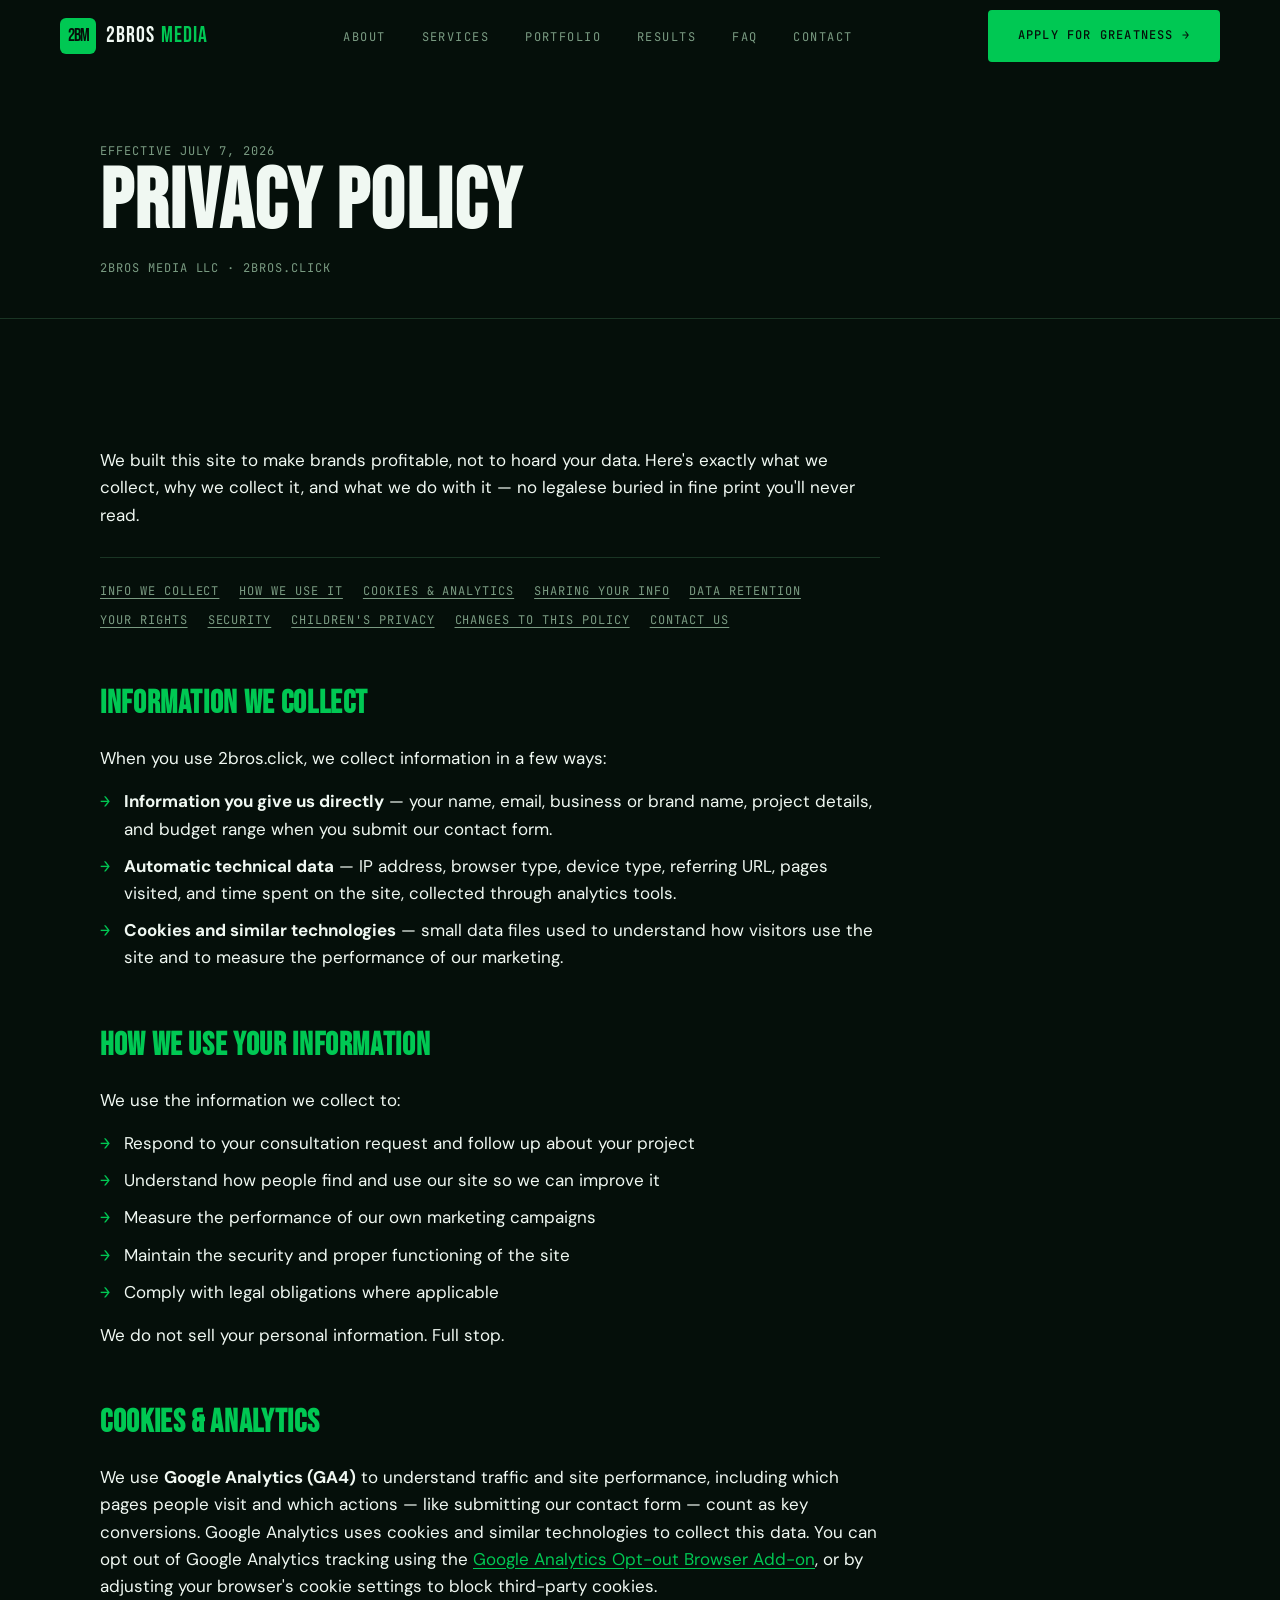
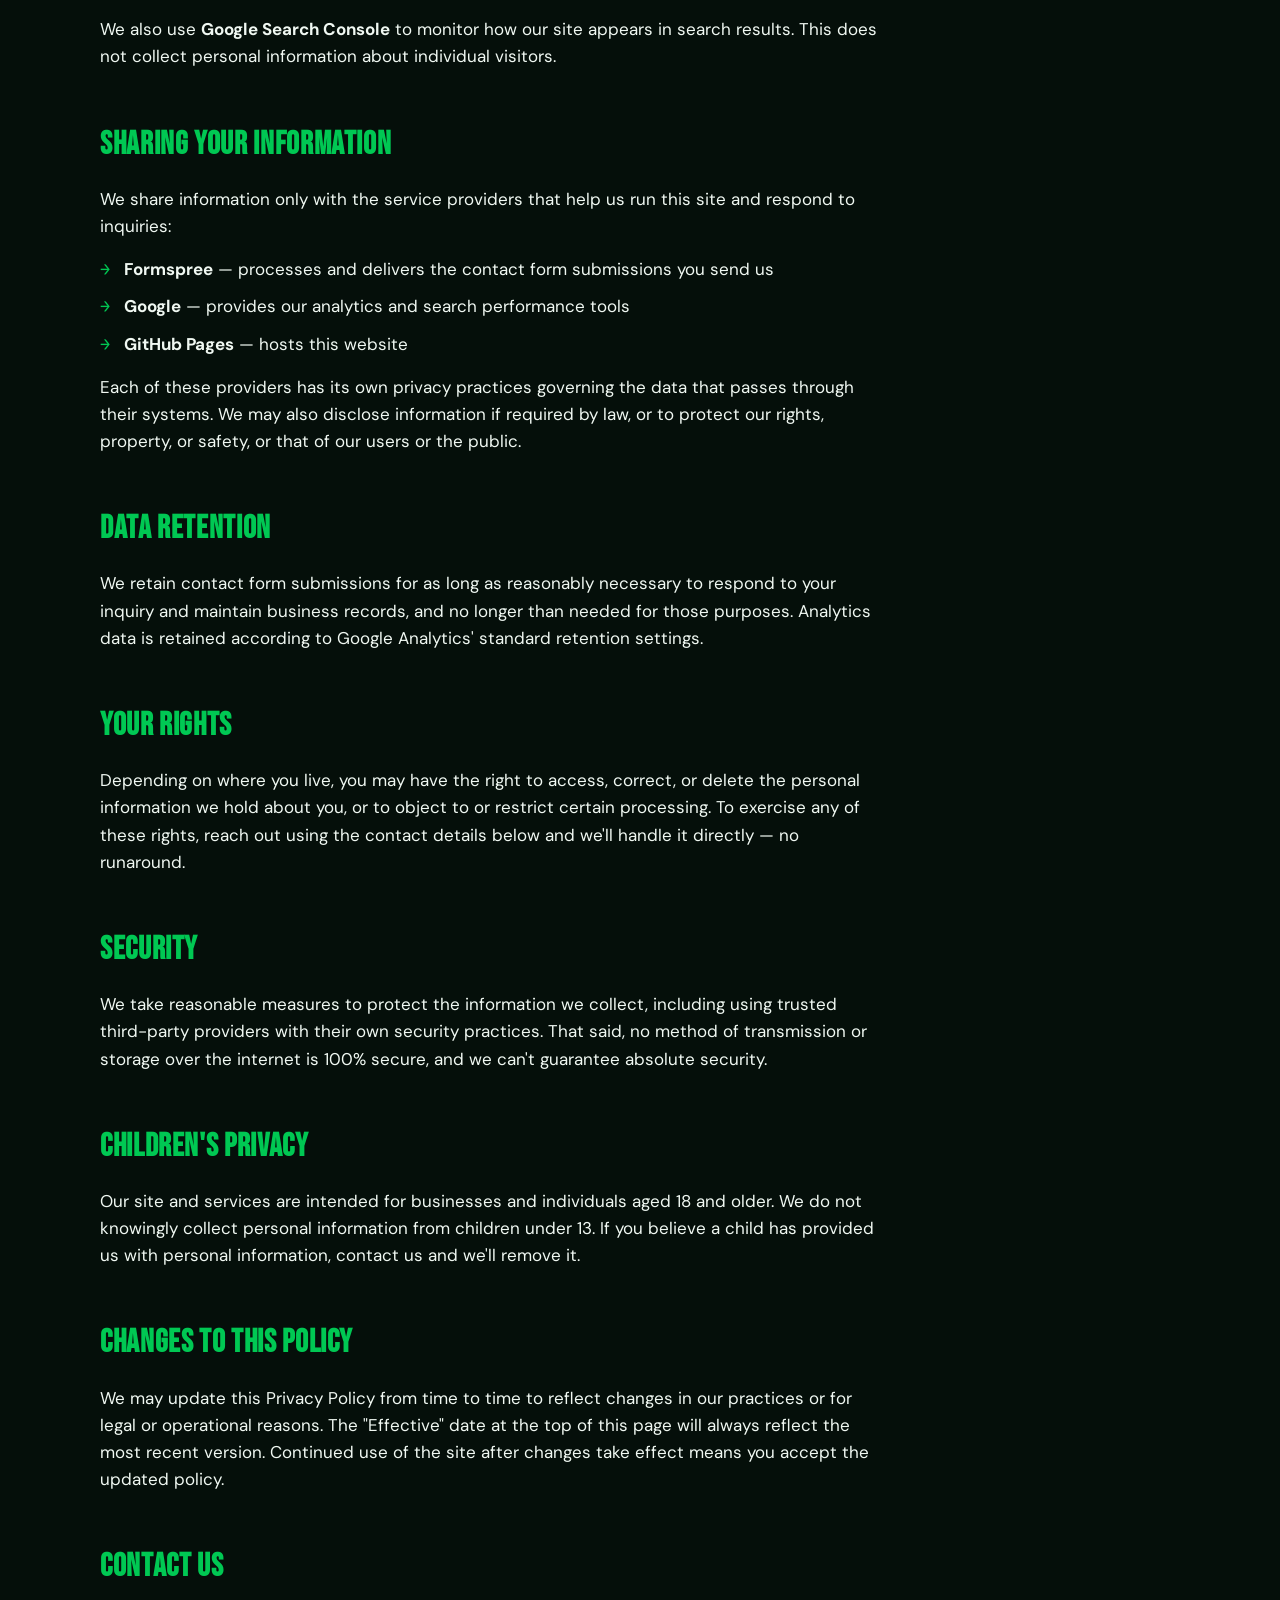
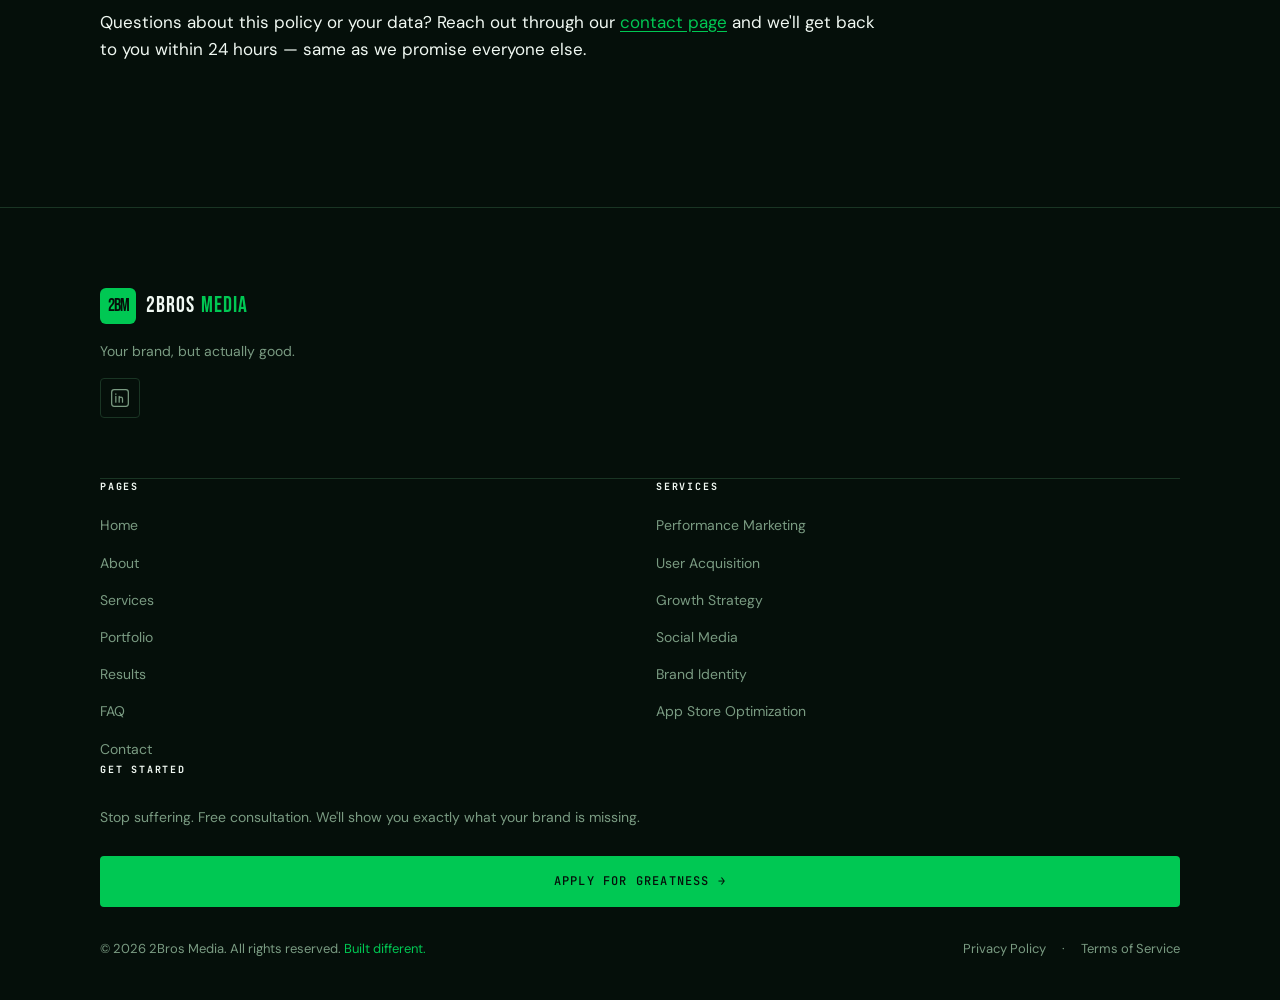
<file: privacy/index.html>
<!DOCTYPE html>
<html lang="en">
<head>
  <!-- ============================================================
       PRIMARY META TAGS
  ============================================================ -->
  <meta charset="UTF-8">
  <meta name="viewport" content="width=device-width, initial-scale=1.0">
  <title>Privacy Policy | 2Bros Media</title>
  <meta name="description" content="How 2Bros Media collects, uses, and protects your information — covering our website, contact forms, and analytics tools.">
  <meta name="keywords" content="2Bros Media privacy policy, data protection, website privacy">
  <meta name="author" content="2Bros Media">
  <link rel="canonical" href="https://2bros.click/privacy/">

  <!-- Open Graph -->
  <meta property="og:type" content="website">
  <meta property="og:url" content="https://2bros.click/privacy/">
  <meta property="og:title" content="Privacy Policy | 2Bros Media">
  <meta property="og:description" content="How 2Bros Media collects, uses, and protects your information.">
  <meta property="og:image" content="https://2bros.click/assets/images/og-image.jpg">

  <!-- Twitter -->
  <meta name="twitter:card" content="summary_large_image">
  <meta name="twitter:site" content="@2brosmedia">
  <meta name="twitter:title" content="Privacy Policy | 2Bros Media">
  <meta name="twitter:description" content="How 2Bros Media collects, uses, and protects your information.">
  <meta name="twitter:image" content="https://2bros.click/assets/images/og-image.jpg">

  <!-- Favicons -->
  <link rel="icon" type="image/svg+xml" href="/assets/images/favicon.svg">
  <link rel="icon" type="image/x-icon" href="/favicon.ico">
  <link rel="icon" type="image/png" sizes="32x32" href="/assets/images/favicon-32x32.png">
  <link rel="apple-touch-icon" href="/assets/images/apple-touch-icon.png">

  <!-- Google Fonts -->
  <link rel="preconnect" href="https://fonts.googleapis.com">
  <link rel="preconnect" href="https://fonts.gstatic.com" crossorigin>
  <link href="https://fonts.googleapis.com/css2?family=Bebas+Neue&family=DM+Sans:ital,opsz,wght@0,9..40,300;0,9..40,400;0,9..40,500;0,9..40,600;1,9..40,400&family=JetBrains+Mono:wght@400;500&display=swap" rel="stylesheet">

  <!-- ============================================================
       CRITICAL ABOVE-THE-FOLD CSS
  ============================================================ -->
  <style>
    *, *::before, *::after { box-sizing: border-box; margin: 0; padding: 0; }
    html { scroll-behavior: smooth; }
    body {
      background: var(--color-bg);
      color: var(--color-white);
      font-family: var(--font-body);
      font-size: 17px;
      line-height: 1.6;
      overflow-x: hidden;
    }
    img { display: block; max-width: 100%; }
    a { color: inherit; text-decoration: none; }
    ul { list-style: none; }
    button { cursor: pointer; border: none; background: none; font: inherit; }
    :root {
      --color-bg:          #050f0a;
      --color-surface:     #0a1f13;
      --color-surface-2:   #0f2b1a;
      --color-emerald:     #00c853;
      --color-emerald-dim: #00a844;
      --color-gold:        #ffd700;
      --color-white:       #f0f8f2;
      --color-muted:       #7a9b82;
      --color-border:      #1a3524;
      --color-danger:      #ff3b30;
      --font-display: 'Bebas Neue', 'Impact', sans-serif;
      --font-body:    'DM Sans', 'Helvetica Neue', sans-serif;
      --font-mono:    'JetBrains Mono', monospace;
      --nav-h:        72px;
      --section-pad:  clamp(80px, 10vw, 140px);
      --container:    1200px;
      --gutter:       clamp(20px, 5vw, 60px);
      --radius:       4px;
      --radius-lg:    12px;
    }
    .nav {
      position: fixed; top: 0; left: 0; right: 0;
      z-index: 1000; height: var(--nav-h);
      display: flex; align-items: center; padding: 0 var(--gutter);
      transition: background .3s, backdrop-filter .3s, border-bottom .3s;
    }
    .nav.scrolled {
      background: rgba(5,15,10,0.92);
      backdrop-filter: blur(12px); -webkit-backdrop-filter: blur(12px);
      border-bottom: 1px solid var(--color-border);
    }
    .nav-inner {
      width: 100%; max-width: var(--container); margin: 0 auto;
      display: flex; align-items: center; justify-content: space-between; gap: 24px;
    }
    .nav-logo { display: flex; align-items: center; gap: 10px; flex-shrink: 0; }
    .nav-logo-mark {
      width: 36px; height: 36px; background: var(--color-emerald); border-radius: 6px;
      display: flex; align-items: center; justify-content: center;
      font-family: var(--font-display); font-size: 18px; color: var(--color-bg); letter-spacing: -1px;
    }
    .nav-logo-text { font-family: var(--font-display); font-size: 22px; letter-spacing: .05em; color: var(--color-white); }
    .nav-logo-text span { color: var(--color-emerald); }
    .nav-links { display: flex; align-items: center; gap: 36px; }
    .nav-links a {
      font-family: var(--font-mono); font-size: 12px; letter-spacing: .12em;
      text-transform: uppercase; color: var(--color-muted); transition: color .2s;
    }
    .nav-links a:hover, .nav-links a.active { color: var(--color-white); }
    .nav-cta { display: flex; align-items: center; gap: 16px; }
  </style>

  <link rel="stylesheet" href="/assets/css/main.css">

  <!-- ============================================================
       LEGAL PAGE CONTENT STYLES
  ============================================================ -->
  <style>
    .legal-hero {
      padding: calc(var(--nav-h) + 64px) 0 40px;
      border-bottom: 1px solid var(--color-border);
    }
    .legal-hero-headline {
      font-family: var(--font-display);
      font-size: clamp(40px, 7vw, 84px);
      line-height: 0.95;
      text-transform: uppercase;
      letter-spacing: 0.02em;
      margin-bottom: 16px;
    }
    .legal-hero-meta {
      font-family: var(--font-mono);
      font-size: 12px;
      letter-spacing: 0.08em;
      color: var(--color-muted);
      text-transform: uppercase;
    }
    .legal-content { max-width: 780px; }
    .legal-content h2 {
      font-family: var(--font-display);
      font-size: clamp(24px, 3vw, 32px);
      text-transform: uppercase;
      letter-spacing: 0.02em;
      color: var(--color-emerald);
      margin: 48px 0 16px;
    }
    .legal-content h2:first-child { margin-top: 0; }
    .legal-content p { color: var(--color-white); margin-bottom: 16px; }
    .legal-content p.muted { color: var(--color-muted); }
    .legal-content ul { margin: 0 0 16px; padding-left: 0; }
    .legal-content ul li {
      position: relative;
      padding-left: 24px;
      margin-bottom: 10px;
      color: var(--color-white);
    }
    .legal-content ul li::before {
      content: "→";
      position: absolute;
      left: 0;
      color: var(--color-emerald);
      font-family: var(--font-mono);
    }
    .legal-content a { color: var(--color-emerald); text-decoration: underline; text-underline-offset: 3px; }
    .legal-content strong { color: var(--color-white); }
    .legal-toc {
      display: flex;
      flex-wrap: wrap;
      gap: 10px 20px;
      margin-top: 28px;
      padding-top: 24px;
      border-top: 1px solid var(--color-border);
    }
    .legal-toc a {
      font-family: var(--font-mono);
      font-size: 12px;
      letter-spacing: 0.08em;
      text-transform: uppercase;
      color: var(--color-muted);
    }
    .legal-toc a:hover { color: var(--color-emerald); }
  </style>

<!-- Google tag (gtag.js) -->
<script async src="https://www.googletagmanager.com/gtag/js?id=G-SQSV4N3N9W"></script>
<script>
  window.dataLayer = window.dataLayer || [];
  function gtag(){dataLayer.push(arguments);}
  gtag('js', new Date());
  gtag('config', 'G-SQSV4N3N9W');
</script>
</head>

<body>

<!-- ============================================================
     NAVIGATION
============================================================ -->
<nav class="nav" id="main-nav" role="navigation" aria-label="Main navigation">
  <div class="nav-inner">
    <a href="/" class="nav-logo" aria-label="2Bros Media — Home">
      <div class="nav-logo-mark" aria-hidden="true">2BM</div>
      <span class="nav-logo-text">2BROS <span>MEDIA</span></span>
    </a>
    <ul class="nav-links" role="list">
      <li><a href="/about/">About</a></li>
      <li><a href="/services/">Services</a></li>
      <li><a href="/portfolio/">Portfolio</a></li>
      <li><a href="/results/">Results</a></li>
      <li><a href="/faq/">FAQ</a></li>
      <li><a href="/contact/">Contact</a></li>
    </ul>
    <div class="nav-cta">
      <a href="/contact/" class="btn btn-primary" id="nav-cta-desktop" style="display:none">Apply For Greatness →</a>
      <button class="hamburger" id="hamburger" aria-label="Open menu" aria-expanded="false" aria-controls="mobile-menu">
        <span class="hamburger-line"></span>
        <span class="hamburger-line"></span>
        <span class="hamburger-line"></span>
      </button>
    </div>
  </div>
</nav>

<!-- Mobile Menu -->
<div class="mobile-menu" id="mobile-menu" role="dialog" aria-modal="true" aria-label="Mobile navigation">
  <button class="mobile-menu-close" id="mobile-close" aria-label="Close menu">✕</button>
  <nav>
    <ul class="mobile-menu-links" role="list">
      <li><a href="/">Home</a></li>
      <li><a href="/about/">About</a></li>
      <li><a href="/services/">Services</a></li>
      <li><a href="/portfolio/">Portfolio</a></li>
      <li><a href="/results/">Results</a></li>
      <li><a href="/faq/">FAQ</a></li>
    </ul>
    <a href="/contact/" class="btn btn-primary mobile-menu-cta">Apply For Greatness →</a>
  </nav>
</div>

<!-- ============================================================
     LEGAL HERO
============================================================ -->
<section class="legal-hero">
  <div class="container">
    <span class="legal-hero-meta">Effective July 7, 2026</span>
    <h1 class="legal-hero-headline">Privacy Policy</h1>
    <p class="legal-hero-meta" style="margin-top:8px">2Bros Media LLC · 2bros.click</p>
  </div>
</section>

<!-- ============================================================
     LEGAL CONTENT
============================================================ -->
<section class="section-pad">
  <div class="container">
    <div class="legal-content">

      <p>We built this site to make brands profitable, not to hoard your data. Here's exactly what we collect, why we collect it, and what we do with it — no legalese buried in fine print you'll never read.</p>

      <div class="legal-toc">
        <a href="#info-we-collect">Info We Collect</a>
        <a href="#how-we-use-it">How We Use It</a>
        <a href="#cookies-analytics">Cookies &amp; Analytics</a>
        <a href="#sharing">Sharing Your Info</a>
        <a href="#data-retention">Data Retention</a>
        <a href="#your-rights">Your Rights</a>
        <a href="#security">Security</a>
        <a href="#childrens-privacy">Children's Privacy</a>
        <a href="#changes">Changes to This Policy</a>
        <a href="#contact">Contact Us</a>
      </div>

      <h2 id="info-we-collect">Information We Collect</h2>
      <p>When you use 2bros.click, we collect information in a few ways:</p>
      <ul>
        <li><strong>Information you give us directly</strong> — your name, email, business or brand name, project details, and budget range when you submit our contact form.</li>
        <li><strong>Automatic technical data</strong> — IP address, browser type, device type, referring URL, pages visited, and time spent on the site, collected through analytics tools.</li>
        <li><strong>Cookies and similar technologies</strong> — small data files used to understand how visitors use the site and to measure the performance of our marketing.</li>
      </ul>

      <h2 id="how-we-use-it">How We Use Your Information</h2>
      <p>We use the information we collect to:</p>
      <ul>
        <li>Respond to your consultation request and follow up about your project</li>
        <li>Understand how people find and use our site so we can improve it</li>
        <li>Measure the performance of our own marketing campaigns</li>
        <li>Maintain the security and proper functioning of the site</li>
        <li>Comply with legal obligations where applicable</li>
      </ul>
      <p>We do not sell your personal information. Full stop.</p>

      <h2 id="cookies-analytics">Cookies &amp; Analytics</h2>
      <p>We use <strong>Google Analytics (GA4)</strong> to understand traffic and site performance, including which pages people visit and which actions — like submitting our contact form — count as key conversions. Google Analytics uses cookies and similar technologies to collect this data. You can opt out of Google Analytics tracking using the <a href="https://tools.google.com/dlpage/gaoptout" target="_blank" rel="noopener noreferrer">Google Analytics Opt-out Browser Add-on</a>, or by adjusting your browser's cookie settings to block third-party cookies.</p>
      <p>We also use <strong>Google Search Console</strong> to monitor how our site appears in search results. This does not collect personal information about individual visitors.</p>

      <h2 id="sharing">Sharing Your Information</h2>
      <p>We share information only with the service providers that help us run this site and respond to inquiries:</p>
      <ul>
        <li><strong>Formspree</strong> — processes and delivers the contact form submissions you send us</li>
        <li><strong>Google</strong> — provides our analytics and search performance tools</li>
        <li><strong>GitHub Pages</strong> — hosts this website</li>
      </ul>
      <p>Each of these providers has its own privacy practices governing the data that passes through their systems. We may also disclose information if required by law, or to protect our rights, property, or safety, or that of our users or the public.</p>

      <h2 id="data-retention">Data Retention</h2>
      <p>We retain contact form submissions for as long as reasonably necessary to respond to your inquiry and maintain business records, and no longer than needed for those purposes. Analytics data is retained according to Google Analytics' standard retention settings.</p>

      <h2 id="your-rights">Your Rights</h2>
      <p>Depending on where you live, you may have the right to access, correct, or delete the personal information we hold about you, or to object to or restrict certain processing. To exercise any of these rights, reach out using the contact details below and we'll handle it directly — no runaround.</p>

      <h2 id="security">Security</h2>
      <p>We take reasonable measures to protect the information we collect, including using trusted third-party providers with their own security practices. That said, no method of transmission or storage over the internet is 100% secure, and we can't guarantee absolute security.</p>

      <h2 id="childrens-privacy">Children's Privacy</h2>
      <p>Our site and services are intended for businesses and individuals aged 18 and older. We do not knowingly collect personal information from children under 13. If you believe a child has provided us with personal information, contact us and we'll remove it.</p>

      <h2 id="changes">Changes to This Policy</h2>
      <p>We may update this Privacy Policy from time to time to reflect changes in our practices or for legal or operational reasons. The "Effective" date at the top of this page will always reflect the most recent version. Continued use of the site after changes take effect means you accept the updated policy.</p>

      <h2 id="contact">Contact Us</h2>
      <p>Questions about this policy or your data? Reach out through our <a href="/contact/">contact page</a> and we'll get back to you within 24 hours — same as we promise everyone else.</p>

    </div>
  </div>
</section>

<!-- ============================================================
     FOOTER
============================================================ -->
<footer class="footer">
  <div class="container footer-inner">
    <div class="footer-top">
      <div class="footer-brand">
        <a href="/" class="nav-logo" aria-label="2Bros Media — Home">
          <div class="nav-logo-mark" aria-hidden="true">2BM</div>
          <span class="nav-logo-text">2BROS <span>MEDIA</span></span>
        </a>
        <p class="footer-tagline">Your brand, but actually good.</p>
        <a href="https://linkedin.com/company/2brosmedia" class="footer-social" target="_blank" rel="noopener noreferrer" aria-label="LinkedIn"><svg width="20" height="20" viewBox="0 0 24 24" fill="none" aria-hidden="true"><rect x="2" y="2" width="20" height="20" rx="3" stroke="currentColor" stroke-width="1.5" fill="none"/><path d="M7 10v7M7 7v.5" stroke="currentColor" stroke-width="1.5" stroke-linecap="round"/><path d="M11 17v-4c0-1.5 1-2 2-2s2 .5 2 2v4M11 10v7" stroke="currentColor" stroke-width="1.5" stroke-linecap="round"/></svg></a>
      </div>
    </div>
    <nav class="footer-nav" aria-label="Footer navigation">
      <div class="footer-nav-col">
        <h4 class="footer-nav-heading">Pages</h4>
        <ul role="list">
          <li><a href="/">Home</a></li>
          <li><a href="/about/">About</a></li>
          <li><a href="/services/">Services</a></li>
          <li><a href="/portfolio/">Portfolio</a></li>
          <li><a href="/results/">Results</a></li>
          <li><a href="/faq/">FAQ</a></li>
          <li><a href="/contact/">Contact</a></li>
        </ul>
      </div>
      <div class="footer-nav-col">
        <h4 class="footer-nav-heading">Services</h4>
        <ul role="list">
          <li><a href="/services/#performance-marketing">Performance Marketing</a></li>
          <li><a href="/services/#user-acquisition">User Acquisition</a></li>
          <li><a href="/services/#growth-strategy">Growth Strategy</a></li>
          <li><a href="/services/#social-media">Social Media</a></li>
          <li><a href="/services/#brand-identity">Brand Identity</a></li>
          <li><a href="/services/#aso">App Store Optimization</a></li>
        </ul>
      </div>
    </nav>
    <div class="footer-cta-col">
      <h4 class="footer-nav-heading">Get Started</h4>
      <p class="footer-cta-text">Stop suffering. Free consultation. We'll show you exactly what your brand is missing.</p>
      <a href="/contact/" class="btn btn-primary" style="margin-top:16px">Apply For Greatness →</a>
    </div>
    <div class="footer-bottom">
      <p class="footer-copy">© 2026 2Bros Media. All rights reserved. <span class="footer-built">Built different.</span></p>
      <div class="footer-legal">
        <a href="/privacy/">Privacy Policy</a>
        <span aria-hidden="true">·</span>
        <a href="/terms/">Terms of Service</a>
      </div>
    </div>
  </div>
</footer>

<!-- ============================================================
     JAVASCRIPT
============================================================ -->
<script>
  // ---- STICKY NAV ----
  (function() {
    const nav = document.getElementById('main-nav');
    const cta = document.getElementById('nav-cta-desktop');
    let ticking = false;
    function onScroll() {
      if (!ticking) {
        requestAnimationFrame(() => {
          const past = window.scrollY > 50;
          nav.classList.toggle('scrolled', past);
          if (cta) cta.style.display = past ? 'inline-flex' : 'none';
          ticking = false;
        });
        ticking = true;
      }
    }
    window.addEventListener('scroll', onScroll, { passive: true });
    onScroll();
  })();

  // ---- MOBILE MENU ----
  (function() {
    const hamburger  = document.getElementById('hamburger');
    const mobileMenu = document.getElementById('mobile-menu');
    const closeBtn   = document.getElementById('mobile-close');
    const open  = () => { mobileMenu.classList.add('open');    hamburger.setAttribute('aria-expanded','true');  document.body.style.overflow='hidden'; };
    const close = () => { mobileMenu.classList.remove('open'); hamburger.setAttribute('aria-expanded','false'); document.body.style.overflow=''; };
    hamburger?.addEventListener('click', open);
    closeBtn?.addEventListener('click', close);
    mobileMenu?.addEventListener('click', e => { if (e.target === mobileMenu) close(); });
    document.addEventListener('keydown', e => { if (e.key === 'Escape') close(); });
  })();
</script>

<script defer src="/assets/js/tracking.js"></script>
</body>
</html>
</file>
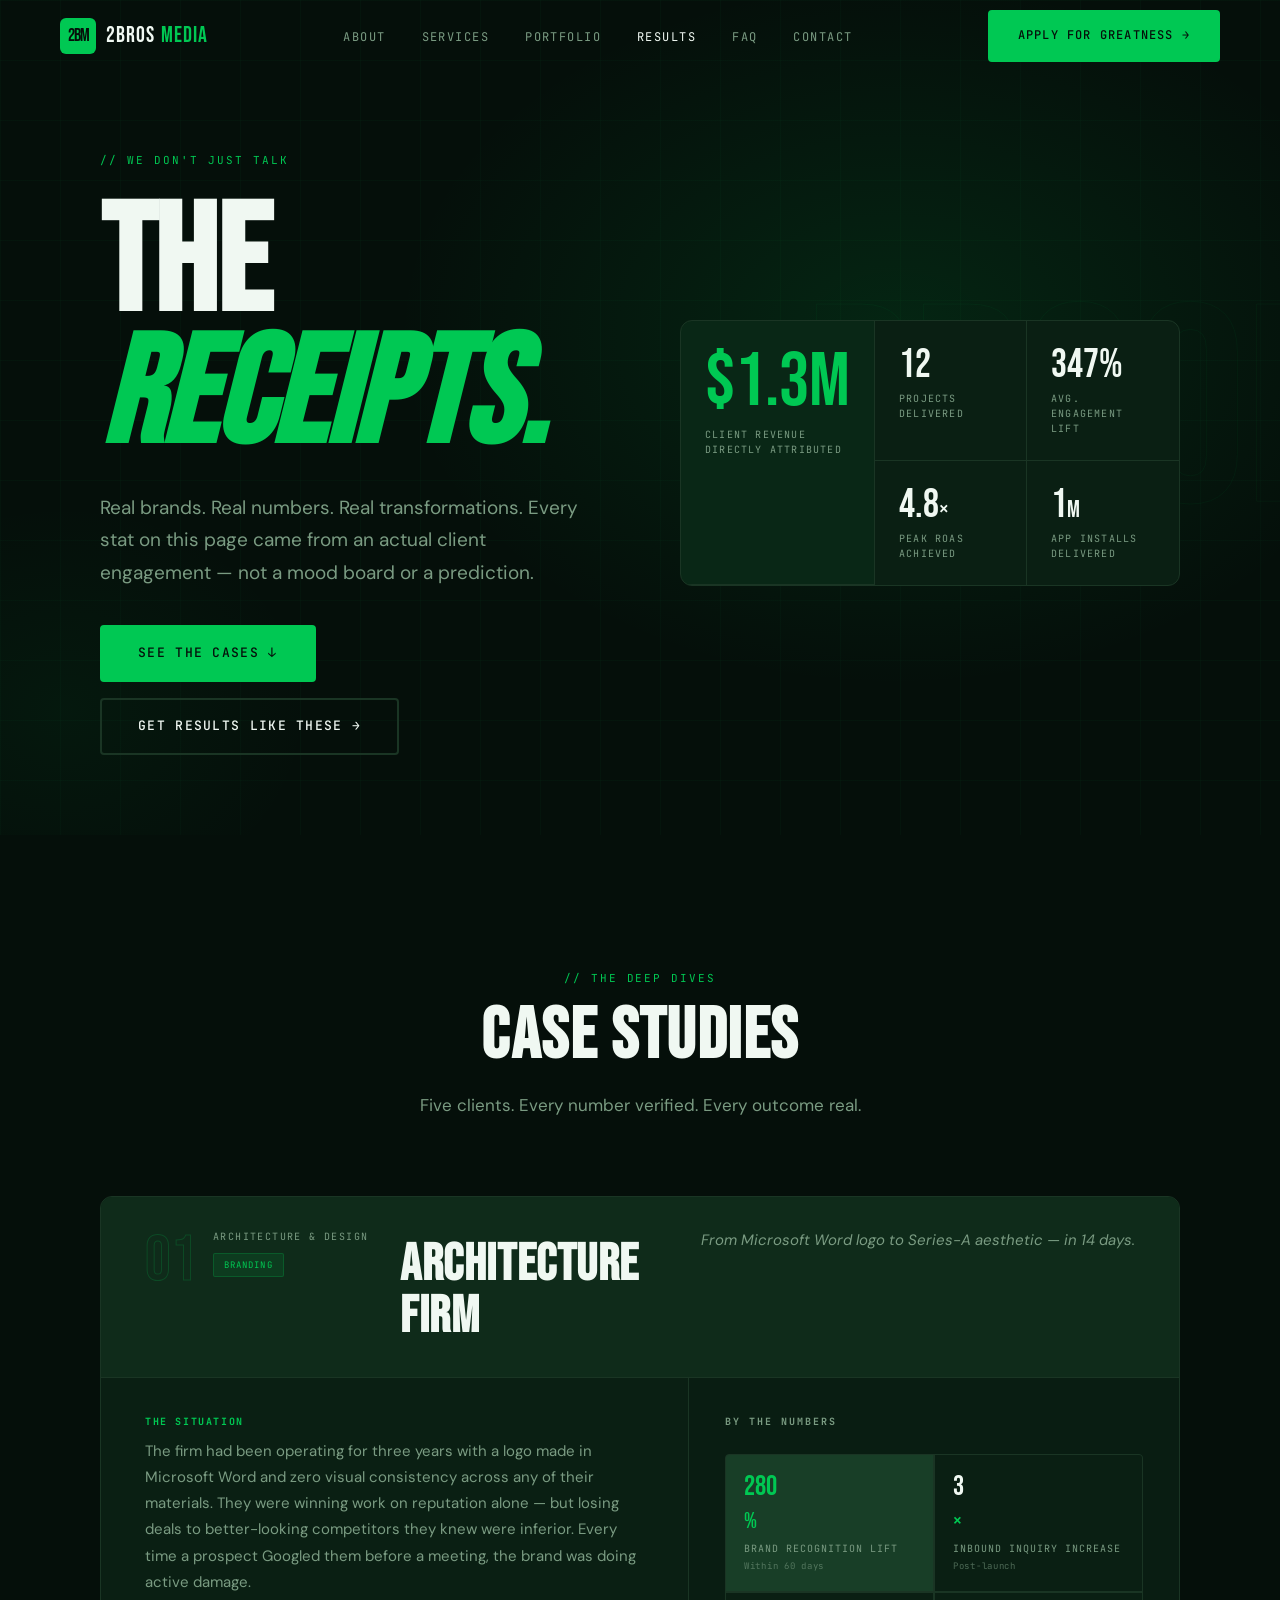
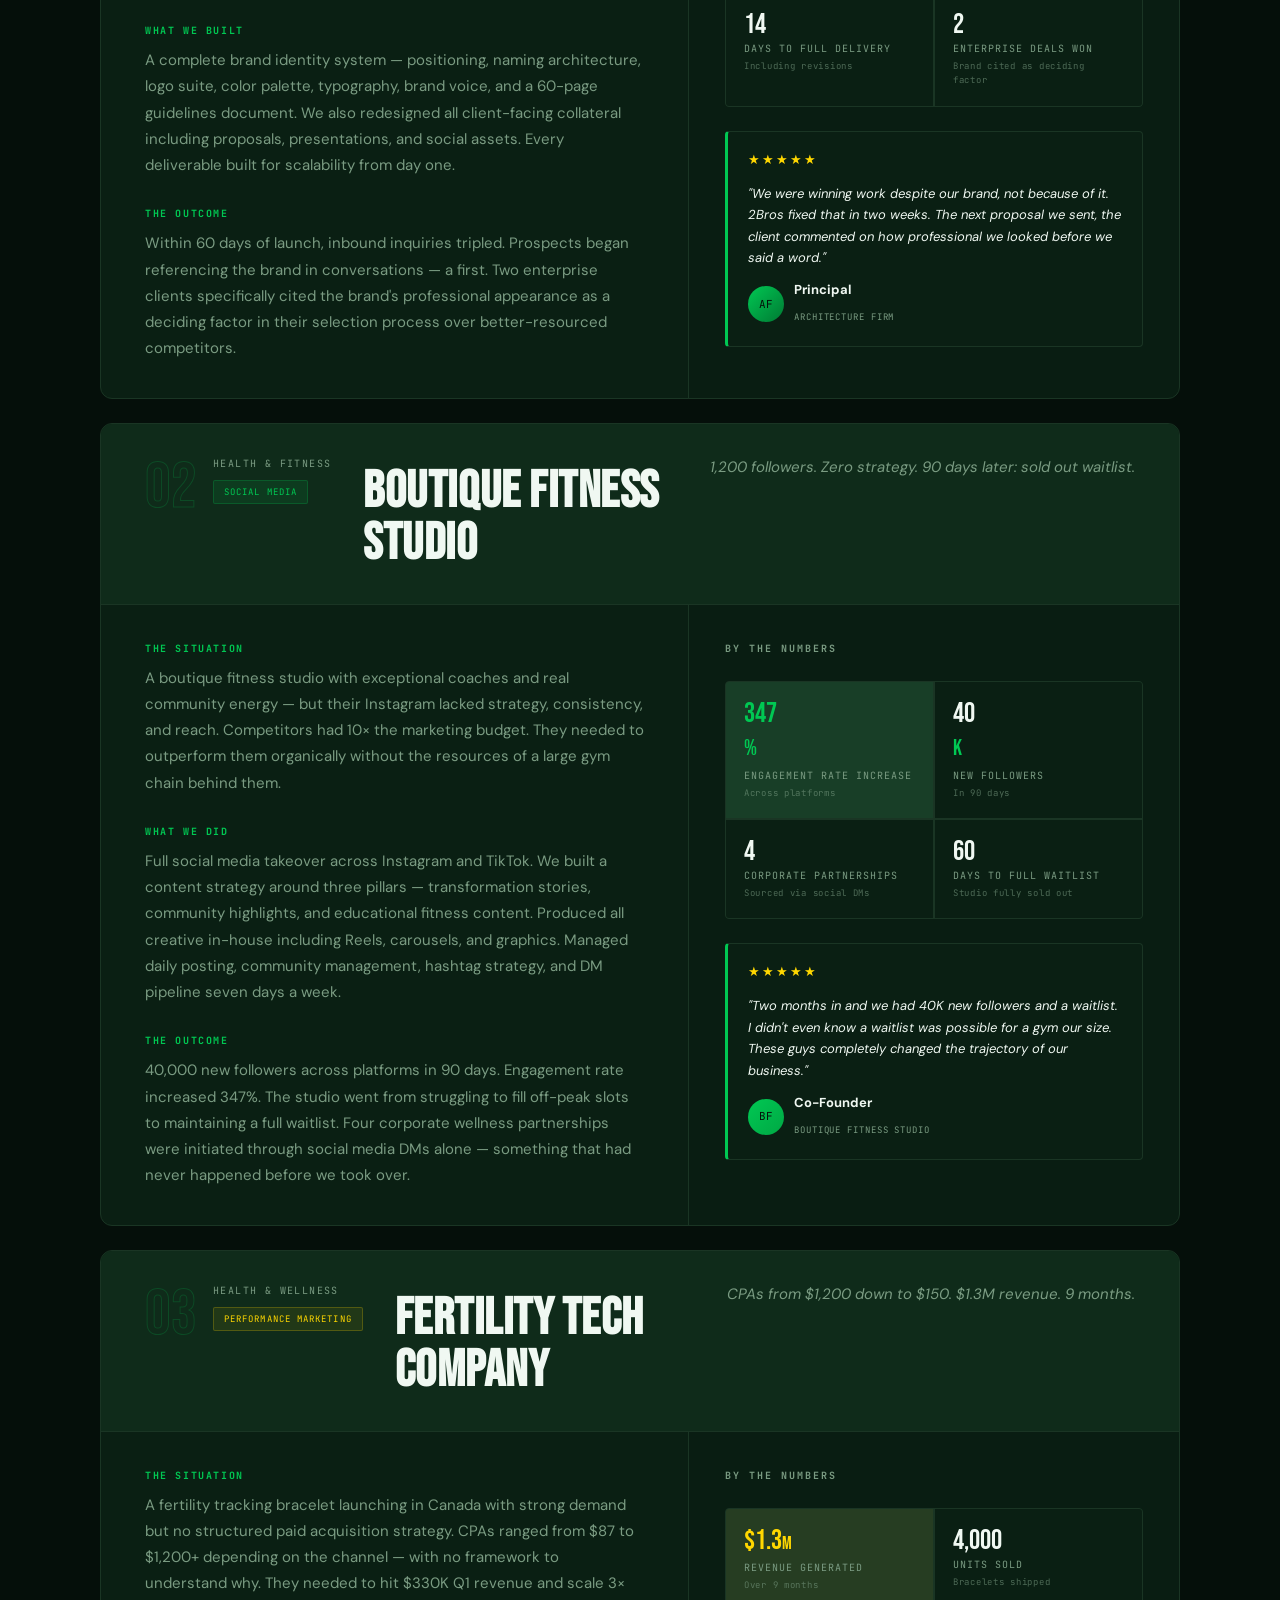
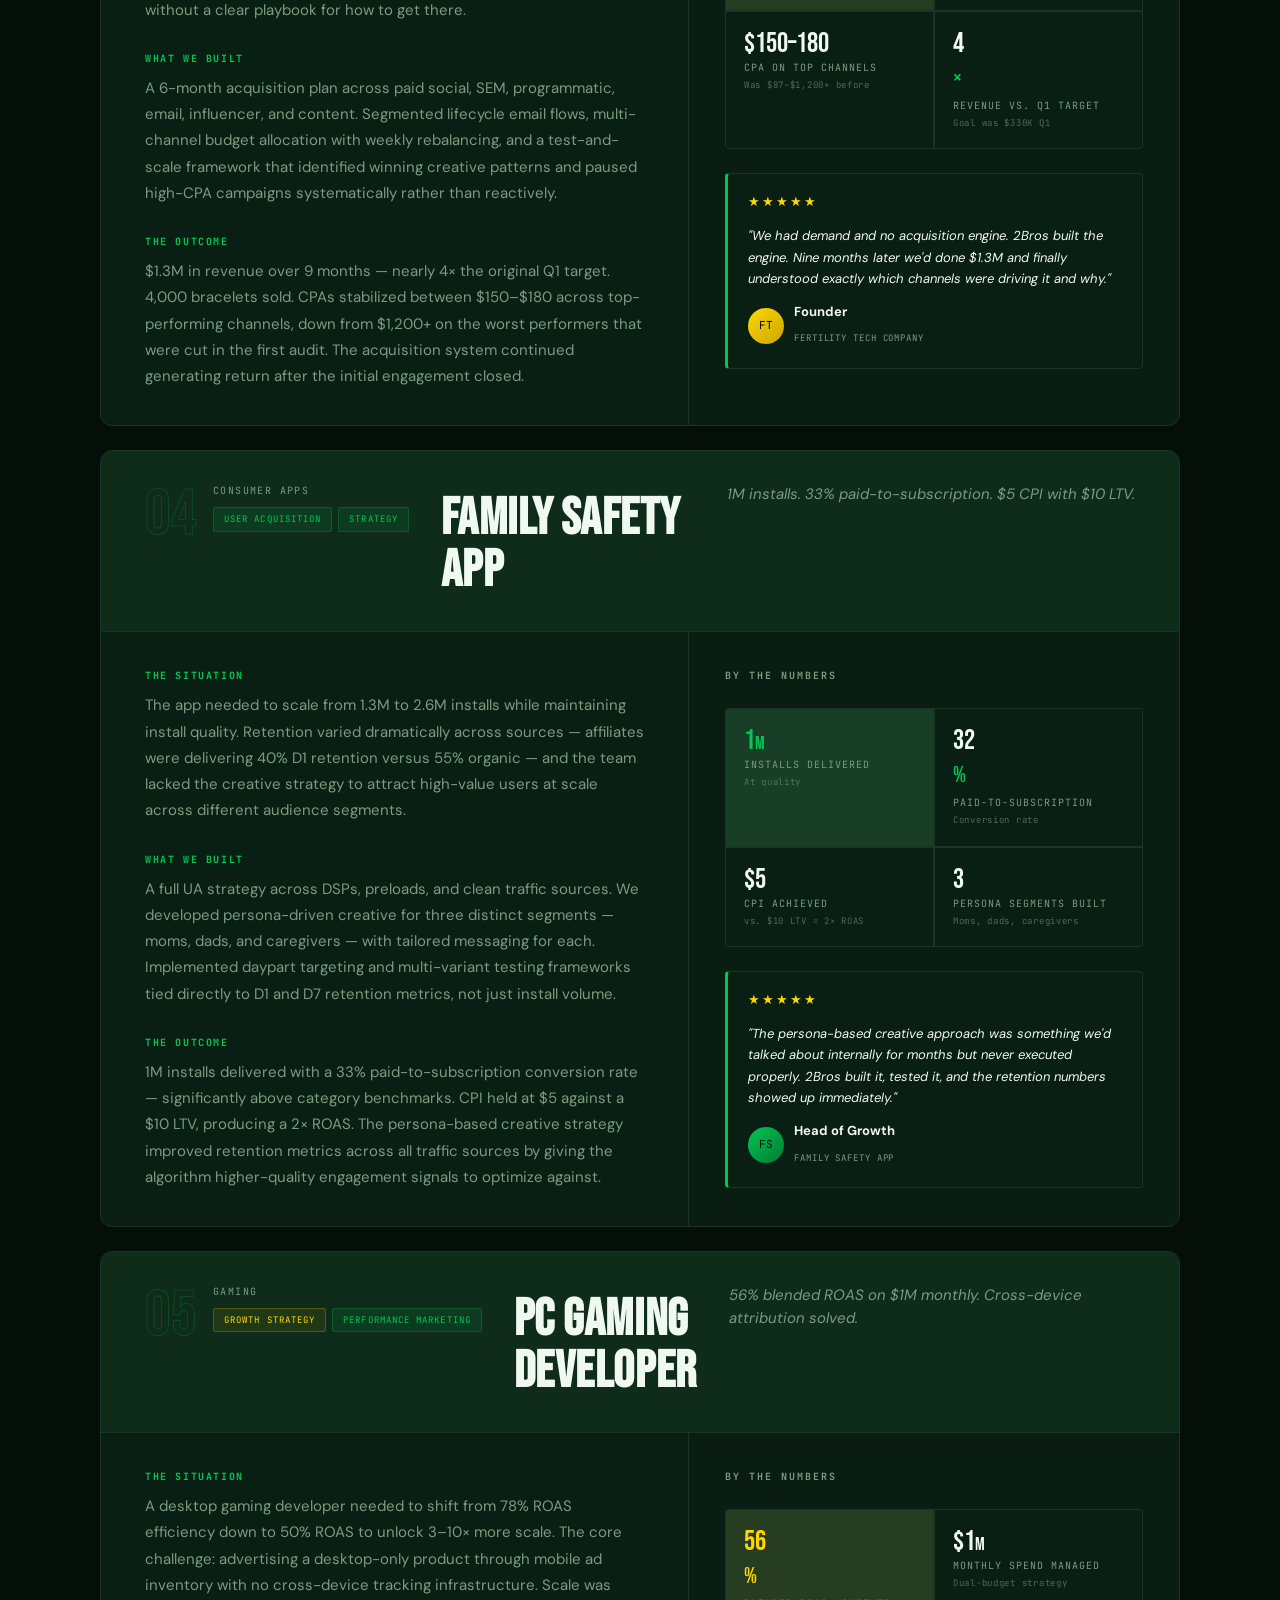
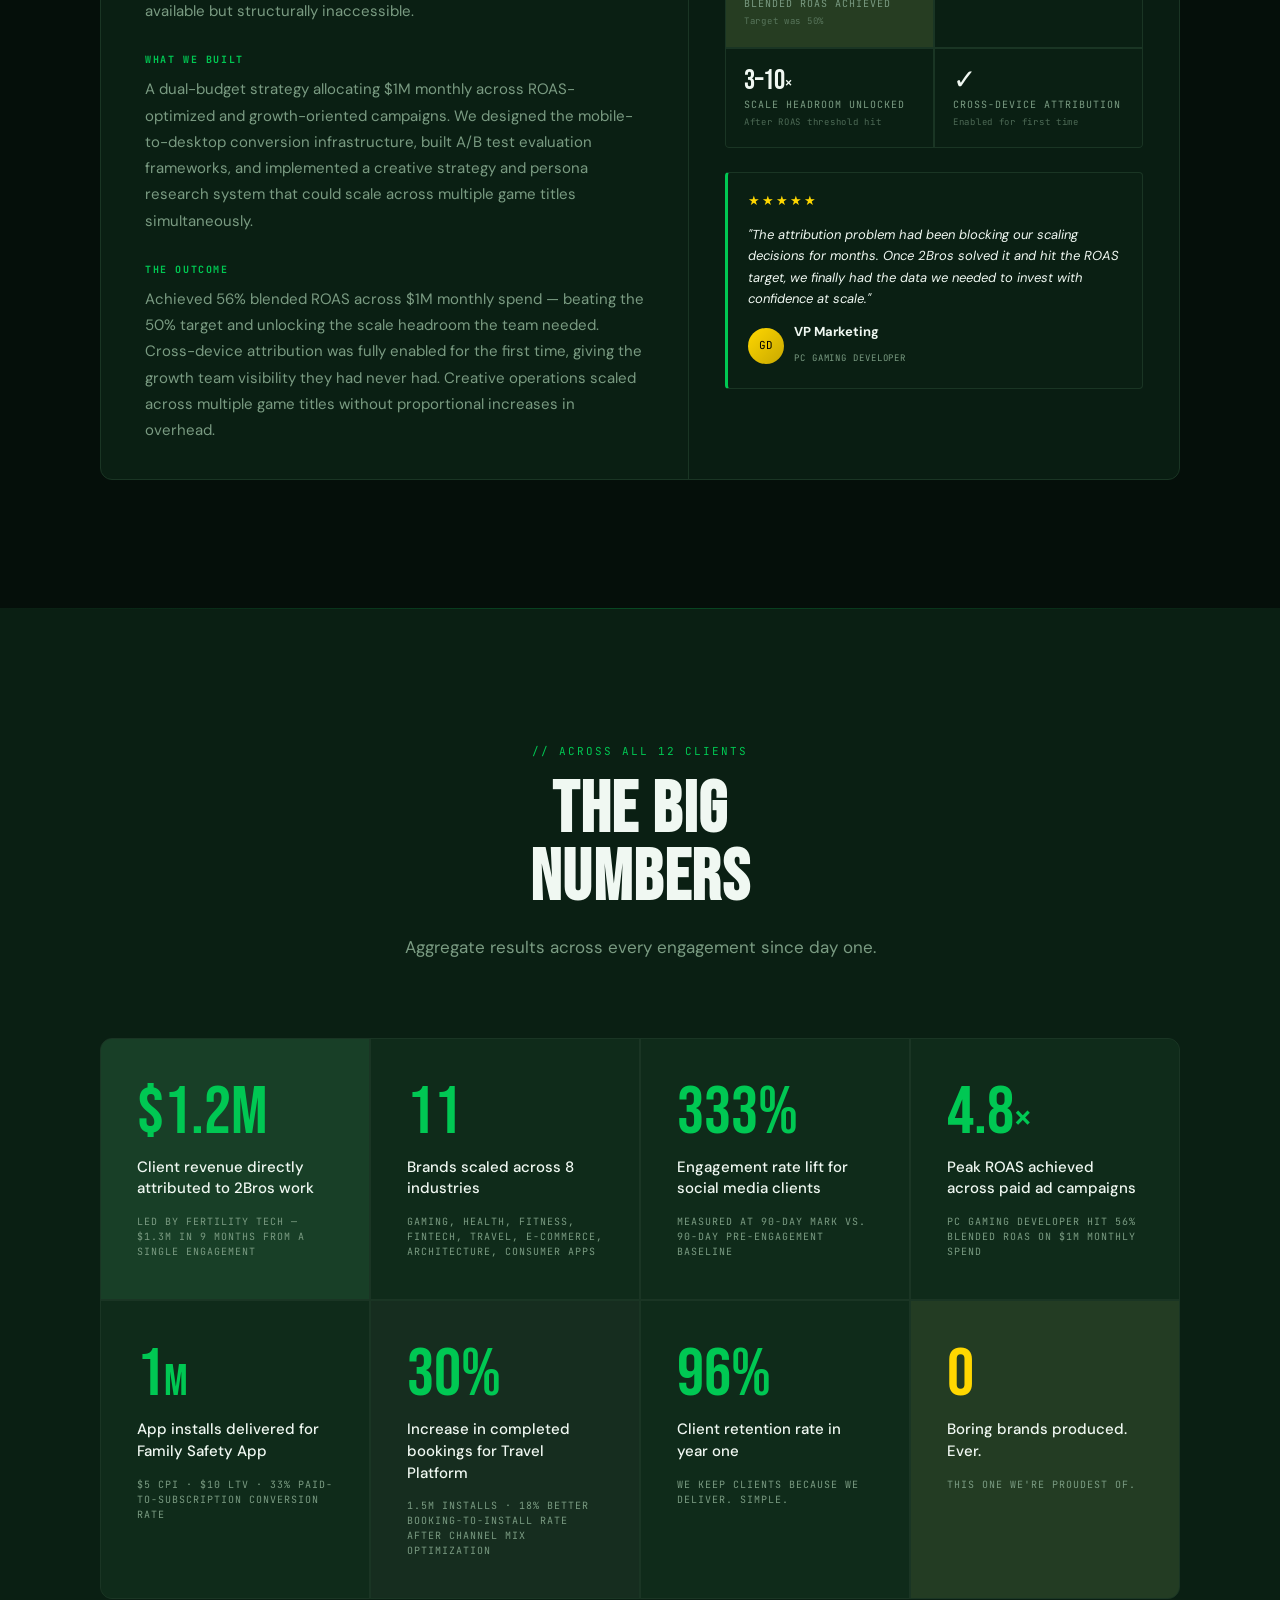
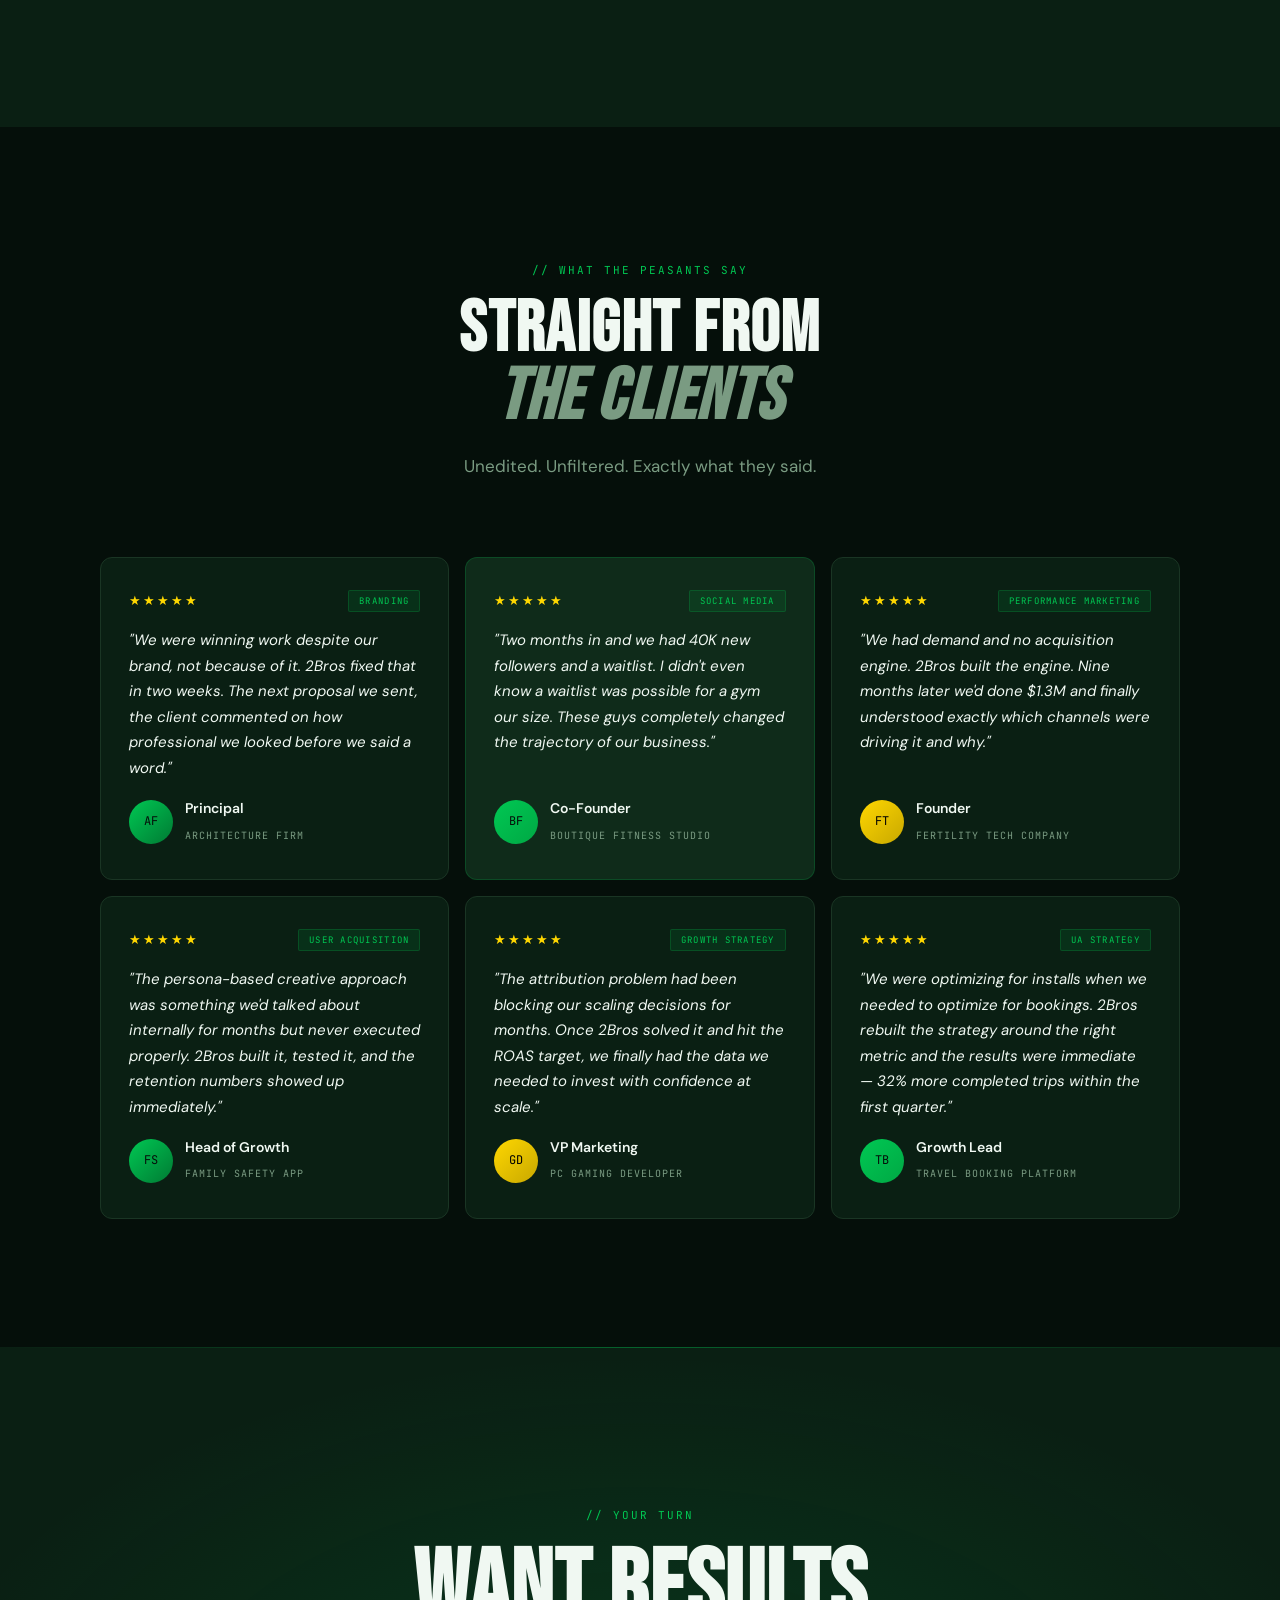
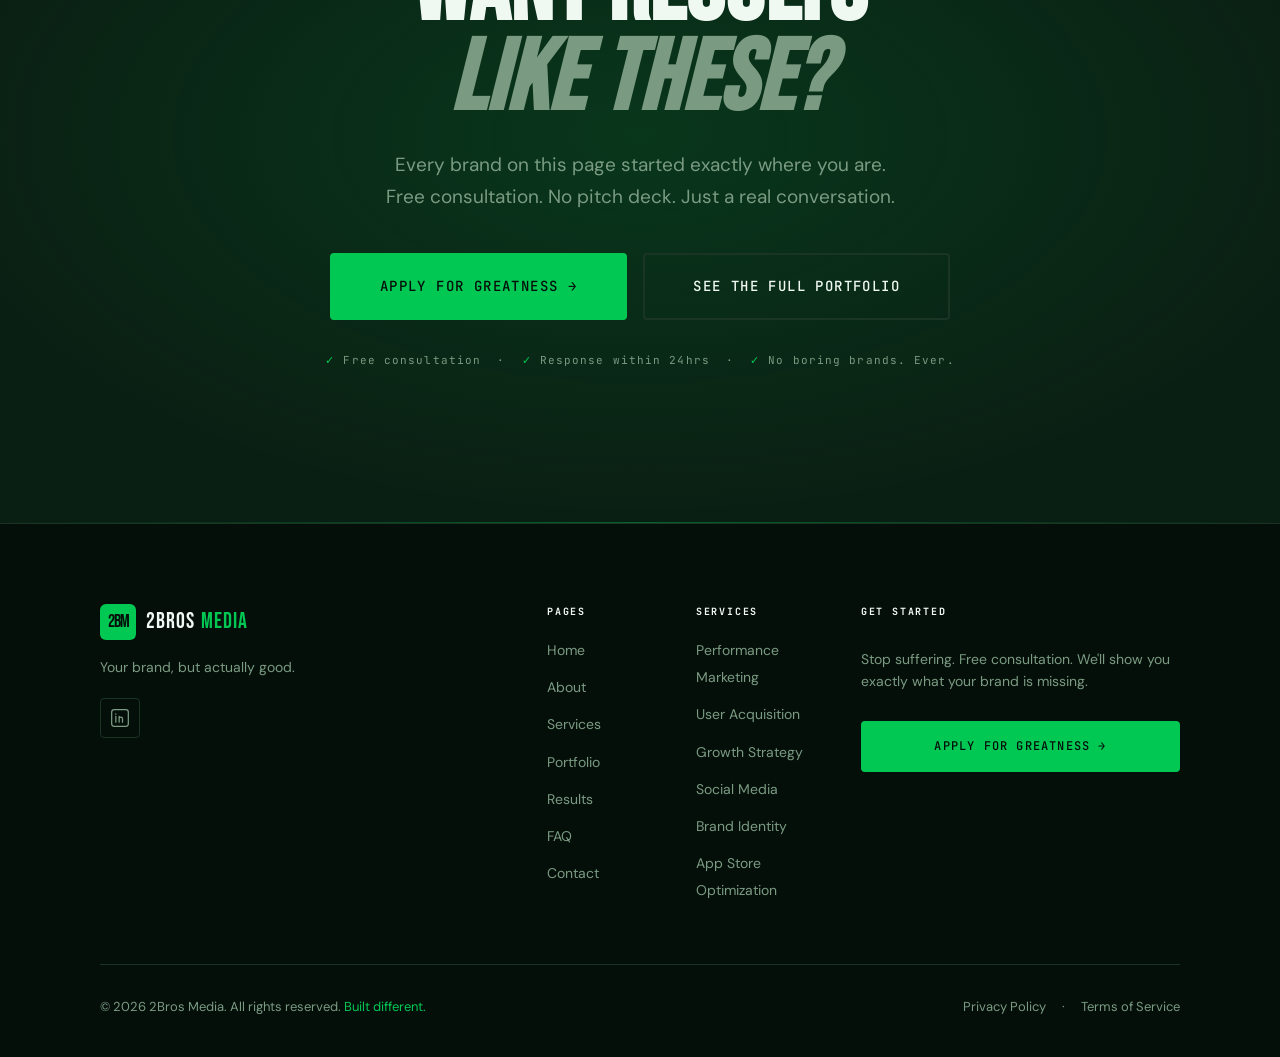
<file: results/index.html>
<!DOCTYPE html>
<html lang="en">
<head>
  <!-- ============================================================
       PRIMARY META TAGS
  ============================================================ -->
  <meta charset="UTF-8">
  <meta name="viewport" content="width=device-width, initial-scale=1.0">
  <title>Case Studies & Results | 2Bros Media — The Receipts</title>
  <meta name="description" content="We don't just talk. We have proof. Real numbers, real clients, real results — see how 2Bros Media generated $1.3M in client revenue, 1M app installs, and 347% engagement lifts across performance marketing, UA strategy, social media, and branding.">
  <meta name="keywords" content="2Bros Media results, performance marketing case studies, user acquisition results, social media growth, paid ads ROAS, app installs, brand identity results">
  <meta name="author" content="2Bros Media">
  <link rel="canonical" href="https://2bros.click/results/">

  <!-- Open Graph -->
  <meta property="og:type" content="website">
  <meta property="og:url" content="https://2bros.click/results/">
  <meta property="og:title" content="Case Studies & Results | 2Bros Media — The Receipts">
  <meta property="og:description" content="We don't just talk. We have proof. $1.3M in client revenue. 1M app installs. 347% engagement lift.">
  <meta property="og:image" content="https://2bros.click/assets/images/og-image.jpg">

  <!-- Twitter -->
  <meta name="twitter:card" content="summary_large_image">
  <meta name="twitter:site" content="@2brosmedia">
  <meta name="twitter:title" content="Case Studies & Results | 2Bros Media — The Receipts">
  <meta name="twitter:description" content="We don't just talk. We have proof. $1.3M in client revenue. 1M app installs. 347% engagement lift.">
  <meta name="twitter:image" content="https://2bros.click/assets/images/og-image.jpg">

  <!-- Favicons -->
  <link rel="icon" type="image/svg+xml" href="/assets/images/favicon.svg">
<link rel="icon" type="image/x-icon" href="/favicon.ico">
  <link rel="icon" type="image/png" sizes="32x32" href="/assets/images/favicon-32x32.png">
  <link rel="apple-touch-icon" href="/assets/images/apple-touch-icon.png">

  <!-- Structured Data -->
  <script type="application/ld+json">
  {
    "@context": "https://schema.org",
    "@type": "WebPage",
    "name": "2Bros Media — Case Studies & Results",
    "description": "Detailed case studies showing real results from 2Bros Media clients across performance marketing, user acquisition strategy, social media management, and brand identity.",
    "url": "https://2bros.click/results/",
    "provider": {
      "@type": "Organization",
      "name": "2Bros Media",
      "url": "https://2bros.click"
    }
  }
  </script>

  <!-- Google Fonts -->
  <link rel="preconnect" href="https://fonts.googleapis.com">
  <link rel="preconnect" href="https://fonts.gstatic.com" crossorigin>
  <link href="https://fonts.googleapis.com/css2?family=Bebas+Neue&family=DM+Sans:ital,opsz,wght@0,9..40,300;0,9..40,400;0,9..40,500;0,9..40,600;1,9..40,400&family=JetBrains+Mono:wght@400;500&display=swap" rel="stylesheet">

  <!-- ============================================================
       CRITICAL ABOVE-THE-FOLD CSS
  ============================================================ -->
  <style>
    *, *::before, *::after { box-sizing: border-box; margin: 0; padding: 0; }
    html { scroll-behavior: smooth; }
    body {
      background: var(--color-bg);
      color: var(--color-white);
      font-family: var(--font-body);
      font-size: 17px;
      line-height: 1.6;
      overflow-x: hidden;
    }
    img { display: block; max-width: 100%; }
    a { color: inherit; text-decoration: none; }
    ul { list-style: none; }
    button { cursor: pointer; border: none; background: none; font: inherit; }
    :root {
      --color-bg:          #050f0a;
      --color-surface:     #0a1f13;
      --color-surface-2:   #0f2b1a;
      --color-emerald:     #00c853;
      --color-emerald-dim: #00a844;
      --color-gold:        #ffd700;
      --color-white:       #f0f8f2;
      --color-muted:       #7a9b82;
      --color-border:      #1a3524;
      --color-danger:      #ff3b30;
      --font-display: 'Bebas Neue', 'Impact', sans-serif;
      --font-body:    'DM Sans', 'Helvetica Neue', sans-serif;
      --font-mono:    'JetBrains Mono', monospace;
      --nav-h:        72px;
      --section-pad:  clamp(80px, 10vw, 140px);
      --container:    1200px;
      --gutter:       clamp(20px, 5vw, 60px);
      --radius:       4px;
      --radius-lg:    12px;
    }
    .nav {
      position: fixed; top: 0; left: 0; right: 0;
      z-index: 1000; height: var(--nav-h);
      display: flex; align-items: center; padding: 0 var(--gutter);
      transition: background .3s, backdrop-filter .3s, border-bottom .3s;
    }
    .nav.scrolled {
      background: rgba(5,15,10,0.92);
      backdrop-filter: blur(12px); -webkit-backdrop-filter: blur(12px);
      border-bottom: 1px solid var(--color-border);
    }
    .nav-inner {
      width: 100%; max-width: var(--container); margin: 0 auto;
      display: flex; align-items: center; justify-content: space-between; gap: 24px;
    }
    .nav-logo { display: flex; align-items: center; gap: 10px; flex-shrink: 0; }
    .nav-logo-mark {
      width: 36px; height: 36px; background: var(--color-emerald); border-radius: 6px;
      display: flex; align-items: center; justify-content: center;
      font-family: var(--font-display); font-size: 18px; color: var(--color-bg); letter-spacing: -1px;
    }
    .nav-logo-text { font-family: var(--font-display); font-size: 22px; letter-spacing: .05em; color: var(--color-white); }
    .nav-logo-text span { color: var(--color-emerald); }
    .nav-links { display: flex; align-items: center; gap: 36px; }
    .nav-links a {
      font-family: var(--font-mono); font-size: 12px; letter-spacing: .12em;
      text-transform: uppercase; color: var(--color-muted); transition: color .2s;
    }
    .nav-links a:hover, .nav-links a.active { color: var(--color-white); }
    .nav-cta { display: flex; align-items: center; gap: 16px; }
  </style>

  <link rel="stylesheet" href="/assets/css/main.css">
  <link rel="stylesheet" href="/assets/css/results.css">
<!-- Google tag (gtag.js) -->
<script async src="https://www.googletagmanager.com/gtag/js?id=G-SQSV4N3N9W"></script>
<script>
  window.dataLayer = window.dataLayer || [];
  function gtag(){dataLayer.push(arguments);}
  gtag('js', new Date());
  gtag('config', 'G-SQSV4N3N9W');
</script>
</head>

<body>

<!-- ============================================================
     NAVIGATION
============================================================ -->
<nav class="nav" id="main-nav" role="navigation" aria-label="Main navigation">
  <div class="nav-inner">
    <a href="/" class="nav-logo" aria-label="2Bros Media — Home">
      <div class="nav-logo-mark" aria-hidden="true">2BM</div>
      <span class="nav-logo-text">2BROS <span>MEDIA</span></span>
    </a>
    <ul class="nav-links" role="list">
      <li><a href="/about/">About</a></li>
      <li><a href="/services/">Services</a></li>
      <li><a href="/portfolio/">Portfolio</a></li>
      <li><a href="/results/" class="active" aria-current="page">Results</a></li>
      <li><a href="/faq/">FAQ</a></li>
      <li><a href="/contact/">Contact</a></li>
    </ul>
    <div class="nav-cta">
      <a href="/contact/" class="btn btn-primary" id="nav-cta-desktop" style="display:none">Apply For Greatness →</a>
      <button class="hamburger" id="hamburger" aria-label="Open menu" aria-expanded="false" aria-controls="mobile-menu">
        <span class="hamburger-line"></span>
        <span class="hamburger-line"></span>
        <span class="hamburger-line"></span>
      </button>
    </div>
  </div>
</nav>

<!-- Mobile Menu -->
<div class="mobile-menu" id="mobile-menu" role="dialog" aria-modal="true" aria-label="Mobile navigation">
  <button class="mobile-menu-close" id="mobile-close" aria-label="Close menu">✕</button>
  <nav>
    <ul class="mobile-menu-links" role="list">
      <li><a href="/">Home</a></li>
      <li><a href="/about/">About</a></li>
      <li><a href="/services/">Services</a></li>
      <li><a href="/portfolio/">Portfolio</a></li>
      <li><a href="/results/" class="active">Results</a></li>
      <li><a href="/faq/">FAQ</a></li>
      <li><a href="/contact/">Contact</a></li>
    </ul>
    <a href="/contact/" class="btn btn-primary mobile-menu-cta">Apply For Greatness →</a>
  </nav>
</div>


<!-- ============================================================
     HERO — THE RECEIPTS
============================================================ -->
<section class="rs-hero" id="hero" aria-labelledby="rs-hero-headline">
  <div class="rs-hero-bg"   aria-hidden="true"></div>
  <div class="rs-hero-grid" aria-hidden="true"></div>
  <div class="rs-hero-watermark" aria-hidden="true">PROOF</div>

  <div class="container rs-hero-inner">

    <div class="rs-hero-text">
      <span class="section-tag" data-animate="fadeUp">// WE DON'T JUST TALK</span>
      <h1 class="rs-hero-headline" id="rs-hero-headline" data-animate="fadeUp" data-animate-delay="80">
        THE<br>
        <em class="rs-hero-em">RECEIPTS.</em>
      </h1>
      <p class="rs-hero-sub" data-animate="fadeUp" data-animate-delay="180">
        Real brands. Real numbers. Real transformations. Every stat on this page came from an actual client engagement — not a mood board or a prediction.
      </p>
      <div class="rs-hero-actions" data-animate="fadeUp" data-animate-delay="260">
        <a href="#case-studies" class="btn btn-primary btn-lg">See the Cases ↓</a>
        <a href="/contact/" class="btn btn-outline btn-lg">Get Results Like These →</a>
      </div>
    </div>

    <!-- Big aggregate numbers -->
    <div class="rs-hero-numbers" data-animate="fadeUp" data-animate-delay="200" aria-label="Aggregate results">
      <div class="rs-hero-num-item rs-hero-num-item--large">
        <span class="rs-hero-num-value">$<span data-counter="1.3">0</span>M</span>
        <span class="rs-hero-num-label">Client revenue<br>directly attributed</span>
      </div>
      <div class="rs-hero-num-divider" aria-hidden="true"></div>
      <div class="rs-hero-num-grid">
        <div class="rs-hero-num-item">
          <span class="rs-hero-num-value rs-hero-num-value--sm"><span data-counter="12">0</span></span>
          <span class="rs-hero-num-label">Projects delivered</span>
        </div>
        <div class="rs-hero-num-item">
          <span class="rs-hero-num-value rs-hero-num-value--sm"><span data-counter="347">0</span>%</span>
          <span class="rs-hero-num-label">Avg. engagement lift</span>
        </div>
        <div class="rs-hero-num-item">
          <span class="rs-hero-num-value rs-hero-num-value--sm">4.8<span style="font-size:0.6em">×</span></span>
          <span class="rs-hero-num-label">Peak ROAS achieved</span>
        </div>
        <div class="rs-hero-num-item">
          <span class="rs-hero-num-value rs-hero-num-value--sm">1<span style="font-size:0.6em">M</span></span>
          <span class="rs-hero-num-label">App installs delivered</span>
        </div>
      </div>
    </div>

  </div>
</section>


<!-- ============================================================
     CASE STUDIES — DETAILED
============================================================ -->
<section class="rs-cases section-pad" id="case-studies" aria-labelledby="rs-cases-headline">
  <div class="container">

    <div class="section-header" data-animate="fadeUp">
      <span class="section-tag">// THE DEEP DIVES</span>
      <h2 class="section-headline" id="rs-cases-headline">CASE STUDIES</h2>
      <p class="section-sub">Five clients. Every number verified. Every outcome real.</p>
    </div>

    <!-- ─── CASE 01 — ARCHITECTURE FIRM ─── -->
    <article class="rs-case" id="case-arch" aria-labelledby="rs-case-arch-title" data-animate="fadeUp">
      <div class="rs-case-header">
        <div class="rs-case-meta">
          <span class="rs-case-num" aria-hidden="true">01</span>
          <div>
            <span class="rs-case-industry">Architecture &amp; Design</span>
            <div class="rs-case-tags">
              <span class="rs-case-tag">Branding</span>
            </div>
          </div>
        </div>
        <h3 class="rs-case-title" id="rs-case-arch-title">Architecture Firm</h3>
        <p class="rs-case-tagline">From Microsoft Word logo to Series-A aesthetic — in 14 days.</p>
      </div>

      <div class="rs-case-body">
        <div class="rs-case-narrative">
          <div class="rs-case-block">
            <h4 class="rs-case-block-label">The Situation</h4>
            <p>The firm had been operating for three years with a logo made in Microsoft Word and zero visual consistency across any of their materials. They were winning work on reputation alone — but losing deals to better-looking competitors they knew were inferior. Every time a prospect Googled them before a meeting, the brand was doing active damage.</p>
          </div>
          <div class="rs-case-block">
            <h4 class="rs-case-block-label">What We Built</h4>
            <p>A complete brand identity system — positioning, naming architecture, logo suite, color palette, typography, brand voice, and a 60-page guidelines document. We also redesigned all client-facing collateral including proposals, presentations, and social assets. Every deliverable built for scalability from day one.</p>
          </div>
          <div class="rs-case-block">
            <h4 class="rs-case-block-label">The Outcome</h4>
            <p>Within 60 days of launch, inbound inquiries tripled. Prospects began referencing the brand in conversations — a first. Two enterprise clients specifically cited the brand's professional appearance as a deciding factor in their selection process over better-resourced competitors.</p>
          </div>
        </div>

        <div class="rs-case-results-panel">
          <h4 class="rs-case-results-heading">BY THE NUMBERS</h4>
          <div class="rs-case-metrics">
            <div class="rs-metric rs-metric--primary">
              <span class="rs-metric-num" data-counter="280">0</span><span class="rs-metric-unit">%</span>
              <span class="rs-metric-label">Brand recognition lift</span>
              <span class="rs-metric-period">Within 60 days</span>
            </div>
            <div class="rs-metric">
              <span class="rs-metric-num">3</span><span class="rs-metric-unit">×</span>
              <span class="rs-metric-label">Inbound inquiry increase</span>
              <span class="rs-metric-period">Post-launch</span>
            </div>
            <div class="rs-metric">
              <span class="rs-metric-num">14</span>
              <span class="rs-metric-label">Days to full delivery</span>
              <span class="rs-metric-period">Including revisions</span>
            </div>
            <div class="rs-metric">
              <span class="rs-metric-num">2</span>
              <span class="rs-metric-label">Enterprise deals won</span>
              <span class="rs-metric-period">Brand cited as deciding factor</span>
            </div>
          </div>

          <figure class="rs-case-quote" aria-label="Client testimonial from Architecture Firm founder">
            <div class="rs-quote-stars" aria-label="5 out of 5 stars">★★★★★</div>
            <blockquote>"We were winning work despite our brand, not because of it. 2Bros fixed that in two weeks. The next proposal we sent, the client commented on how professional we looked before we said a word."</blockquote>
            <figcaption>
              <div class="rs-quote-avatar" role="img" aria-label="Client initials" style="background:linear-gradient(135deg,#00c853,#007a33)">AF</div>
              <div>
                <strong>Principal</strong>
                <span>Architecture Firm</span>
              </div>
            </figcaption>
          </figure>
        </div>
      </div>
    </article>

    <!-- ─── CASE 02 — BOUTIQUE FITNESS STUDIO ─── -->
    <article class="rs-case" id="case-fitness" aria-labelledby="rs-case-fitness-title" data-animate="fadeUp">
      <div class="rs-case-header">
        <div class="rs-case-meta">
          <span class="rs-case-num" aria-hidden="true">02</span>
          <div>
            <span class="rs-case-industry">Health &amp; Fitness</span>
            <div class="rs-case-tags">
              <span class="rs-case-tag">Social Media</span>
            </div>
          </div>
        </div>
        <h3 class="rs-case-title" id="rs-case-fitness-title">Boutique Fitness Studio</h3>
        <p class="rs-case-tagline">1,200 followers. Zero strategy. 90 days later: sold out waitlist.</p>
      </div>

      <div class="rs-case-body">
        <div class="rs-case-narrative">
          <div class="rs-case-block">
            <h4 class="rs-case-block-label">The Situation</h4>
            <p>A boutique fitness studio with exceptional coaches and real community energy — but their Instagram lacked strategy, consistency, and reach. Competitors had 10× the marketing budget. They needed to outperform them organically without the resources of a large gym chain behind them.</p>
          </div>
          <div class="rs-case-block">
            <h4 class="rs-case-block-label">What We Did</h4>
            <p>Full social media takeover across Instagram and TikTok. We built a content strategy around three pillars — transformation stories, community highlights, and educational fitness content. Produced all creative in-house including Reels, carousels, and graphics. Managed daily posting, community management, hashtag strategy, and DM pipeline seven days a week.</p>
          </div>
          <div class="rs-case-block">
            <h4 class="rs-case-block-label">The Outcome</h4>
            <p>40,000 new followers across platforms in 90 days. Engagement rate increased 347%. The studio went from struggling to fill off-peak slots to maintaining a full waitlist. Four corporate wellness partnerships were initiated through social media DMs alone — something that had never happened before we took over.</p>
          </div>
        </div>

        <div class="rs-case-results-panel">
          <h4 class="rs-case-results-heading">BY THE NUMBERS</h4>
          <div class="rs-case-metrics">
            <div class="rs-metric rs-metric--primary">
              <span class="rs-metric-num" data-counter="347">0</span><span class="rs-metric-unit">%</span>
              <span class="rs-metric-label">Engagement rate increase</span>
              <span class="rs-metric-period">Across platforms</span>
            </div>
            <div class="rs-metric">
              <span class="rs-metric-num" data-counter="40">0</span><span class="rs-metric-unit">K</span>
              <span class="rs-metric-label">New followers</span>
              <span class="rs-metric-period">In 90 days</span>
            </div>
            <div class="rs-metric">
              <span class="rs-metric-num">4</span>
              <span class="rs-metric-label">Corporate partnerships</span>
              <span class="rs-metric-period">Sourced via social DMs</span>
            </div>
            <div class="rs-metric">
              <span class="rs-metric-num">60</span>
              <span class="rs-metric-label">Days to full waitlist</span>
              <span class="rs-metric-period">Studio fully sold out</span>
            </div>
          </div>

          <figure class="rs-case-quote" aria-label="Client testimonial from Boutique Fitness Studio">
            <div class="rs-quote-stars" aria-label="5 out of 5 stars">★★★★★</div>
            <blockquote>"Two months in and we had 40K new followers and a waitlist. I didn't even know a waitlist was possible for a gym our size. These guys completely changed the trajectory of our business."</blockquote>
            <figcaption>
              <div class="rs-quote-avatar" role="img" aria-label="Client initials" style="background:linear-gradient(135deg,#00c853,#00a844)">BF</div>
              <div>
                <strong>Co-Founder</strong>
                <span>Boutique Fitness Studio</span>
              </div>
            </figcaption>
          </figure>
        </div>
      </div>
    </article>

    <!-- ─── CASE 03 — FERTILITY TECH COMPANY ─── -->
    <article class="rs-case" id="case-fertility" aria-labelledby="rs-case-fertility-title" data-animate="fadeUp">
      <div class="rs-case-header">
        <div class="rs-case-meta">
          <span class="rs-case-num" aria-hidden="true">03</span>
          <div>
            <span class="rs-case-industry">Health &amp; Wellness</span>
            <div class="rs-case-tags">
              <span class="rs-case-tag rs-case-tag--gold">Performance Marketing</span>
            </div>
          </div>
        </div>
        <h3 class="rs-case-title" id="rs-case-fertility-title">Fertility Tech Company</h3>
        <p class="rs-case-tagline">CPAs from $1,200 down to $150. $1.3M revenue. 9 months.</p>
      </div>

      <div class="rs-case-body">
        <div class="rs-case-narrative">
          <div class="rs-case-block">
            <h4 class="rs-case-block-label">The Situation</h4>
            <p>A fertility tracking bracelet launching in Canada with strong demand but no structured paid acquisition strategy. CPAs ranged from $87 to $1,200+ depending on the channel — with no framework to understand why. They needed to hit $330K Q1 revenue and scale 3× without a clear playbook for how to get there.</p>
          </div>
          <div class="rs-case-block">
            <h4 class="rs-case-block-label">What We Built</h4>
            <p>A 6-month acquisition plan across paid social, SEM, programmatic, email, influencer, and content. Segmented lifecycle email flows, multi-channel budget allocation with weekly rebalancing, and a test-and-scale framework that identified winning creative patterns and paused high-CPA campaigns systematically rather than reactively.</p>
          </div>
          <div class="rs-case-block">
            <h4 class="rs-case-block-label">The Outcome</h4>
            <p>$1.3M in revenue over 9 months — nearly 4× the original Q1 target. 4,000 bracelets sold. CPAs stabilized between $150–$180 across top-performing channels, down from $1,200+ on the worst performers that were cut in the first audit. The acquisition system continued generating return after the initial engagement closed.</p>
          </div>
        </div>

        <div class="rs-case-results-panel">
          <h4 class="rs-case-results-heading">BY THE NUMBERS</h4>
          <div class="rs-case-metrics">
            <div class="rs-metric rs-metric--gold">
              <span class="rs-metric-num">$1.3<span style="font-size:0.65em">M</span></span>
              <span class="rs-metric-unit rs-metric-unit--gold"></span>
              <span class="rs-metric-label">Revenue generated</span>
              <span class="rs-metric-period">Over 9 months</span>
            </div>
            <div class="rs-metric">
              <span class="rs-metric-num">4,000</span>
              <span class="rs-metric-label">Units sold</span>
              <span class="rs-metric-period">Bracelets shipped</span>
            </div>
            <div class="rs-metric">
              <span class="rs-metric-num">$150–180</span>
              <span class="rs-metric-label">CPA on top channels</span>
              <span class="rs-metric-period">Was $87–$1,200+ before</span>
            </div>
            <div class="rs-metric">
              <span class="rs-metric-num">4</span><span class="rs-metric-unit">×</span>
              <span class="rs-metric-label">Revenue vs. Q1 target</span>
              <span class="rs-metric-period">Goal was $330K Q1</span>
            </div>
          </div>

          <figure class="rs-case-quote" aria-label="Client testimonial from Fertility Tech Company">
            <div class="rs-quote-stars" aria-label="5 out of 5 stars">★★★★★</div>
            <blockquote>"We had demand and no acquisition engine. 2Bros built the engine. Nine months later we'd done $1.3M and finally understood exactly which channels were driving it and why."</blockquote>
            <figcaption>
              <div class="rs-quote-avatar" role="img" aria-label="Client initials" style="background:linear-gradient(135deg,#ffd700,#c8a800);color:#000">FT</div>
              <div>
                <strong>Founder</strong>
                <span>Fertility Tech Company</span>
              </div>
            </figcaption>
          </figure>
        </div>
      </div>
    </article>

    <!-- ─── CASE 04 — FAMILY SAFETY APP ─── -->
    <article class="rs-case" id="case-family" aria-labelledby="rs-case-family-title" data-animate="fadeUp">
      <div class="rs-case-header">
        <div class="rs-case-meta">
          <span class="rs-case-num" aria-hidden="true">04</span>
          <div>
            <span class="rs-case-industry">Consumer Apps</span>
            <div class="rs-case-tags">
              <span class="rs-case-tag">User Acquisition</span>
              <span class="rs-case-tag">Strategy</span>
            </div>
          </div>
        </div>
        <h3 class="rs-case-title" id="rs-case-family-title">Family Safety App</h3>
        <p class="rs-case-tagline">1M installs. 33% paid-to-subscription. $5 CPI with $10 LTV.</p>
      </div>

      <div class="rs-case-body">
        <div class="rs-case-narrative">
          <div class="rs-case-block">
            <h4 class="rs-case-block-label">The Situation</h4>
            <p>The app needed to scale from 1.3M to 2.6M installs while maintaining install quality. Retention varied dramatically across sources — affiliates were delivering 40% D1 retention versus 55% organic — and the team lacked the creative strategy to attract high-value users at scale across different audience segments.</p>
          </div>
          <div class="rs-case-block">
            <h4 class="rs-case-block-label">What We Built</h4>
            <p>A full UA strategy across DSPs, preloads, and clean traffic sources. We developed persona-driven creative for three distinct segments — moms, dads, and caregivers — with tailored messaging for each. Implemented daypart targeting and multi-variant testing frameworks tied directly to D1 and D7 retention metrics, not just install volume.</p>
          </div>
          <div class="rs-case-block">
            <h4 class="rs-case-block-label">The Outcome</h4>
            <p>1M installs delivered with a 33% paid-to-subscription conversion rate — significantly above category benchmarks. CPI held at $5 against a $10 LTV, producing a 2× ROAS. The persona-based creative strategy improved retention metrics across all traffic sources by giving the algorithm higher-quality engagement signals to optimize against.</p>
          </div>
        </div>

        <div class="rs-case-results-panel">
          <h4 class="rs-case-results-heading">BY THE NUMBERS</h4>
          <div class="rs-case-metrics">
            <div class="rs-metric rs-metric--primary">
              <span class="rs-metric-num">1<span style="font-size:0.65em">M</span></span>
              <span class="rs-metric-label">Installs delivered</span>
              <span class="rs-metric-period">At quality</span>
            </div>
            <div class="rs-metric">
              <span class="rs-metric-num" data-counter="33">0</span><span class="rs-metric-unit">%</span>
              <span class="rs-metric-label">Paid-to-subscription</span>
              <span class="rs-metric-period">Conversion rate</span>
            </div>
            <div class="rs-metric">
              <span class="rs-metric-num">$5</span>
              <span class="rs-metric-label">CPI achieved</span>
              <span class="rs-metric-period">vs. $10 LTV = 2× ROAS</span>
            </div>
            <div class="rs-metric">
              <span class="rs-metric-num">3</span>
              <span class="rs-metric-label">Persona segments built</span>
              <span class="rs-metric-period">Moms, dads, caregivers</span>
            </div>
          </div>

          <figure class="rs-case-quote" aria-label="Client testimonial from Family Safety App">
            <div class="rs-quote-stars" aria-label="5 out of 5 stars">★★★★★</div>
            <blockquote>"The persona-based creative approach was something we'd talked about internally for months but never executed properly. 2Bros built it, tested it, and the retention numbers showed up immediately."</blockquote>
            <figcaption>
              <div class="rs-quote-avatar" role="img" aria-label="Client initials" style="background:linear-gradient(135deg,#00c853,#007a33)">FS</div>
              <div>
                <strong>Head of Growth</strong>
                <span>Family Safety App</span>
              </div>
            </figcaption>
          </figure>
        </div>
      </div>
    </article>

    <!-- ─── CASE 05 — PC GAMING DEVELOPER ─── -->
    <article class="rs-case" id="case-gaming" aria-labelledby="rs-case-gaming-title" data-animate="fadeUp">
      <div class="rs-case-header">
        <div class="rs-case-meta">
          <span class="rs-case-num" aria-hidden="true">05</span>
          <div>
            <span class="rs-case-industry">Gaming</span>
            <div class="rs-case-tags">
              <span class="rs-case-tag rs-case-tag--gold">Growth Strategy</span>
              <span class="rs-case-tag">Performance Marketing</span>
            </div>
          </div>
        </div>
        <h3 class="rs-case-title" id="rs-case-gaming-title">PC Gaming Developer</h3>
        <p class="rs-case-tagline">56% blended ROAS on $1M monthly. Cross-device attribution solved.</p>
      </div>

      <div class="rs-case-body">
        <div class="rs-case-narrative">
          <div class="rs-case-block">
            <h4 class="rs-case-block-label">The Situation</h4>
            <p>A desktop gaming developer needed to shift from 78% ROAS efficiency down to 50% ROAS to unlock 3–10× more scale. The core challenge: advertising a desktop-only product through mobile ad inventory with no cross-device tracking infrastructure. Scale was available but structurally inaccessible.</p>
          </div>
          <div class="rs-case-block">
            <h4 class="rs-case-block-label">What We Built</h4>
            <p>A dual-budget strategy allocating $1M monthly across ROAS-optimized and growth-oriented campaigns. We designed the mobile-to-desktop conversion infrastructure, built A/B test evaluation frameworks, and implemented a creative strategy and persona research system that could scale across multiple game titles simultaneously.</p>
          </div>
          <div class="rs-case-block">
            <h4 class="rs-case-block-label">The Outcome</h4>
            <p>Achieved 56% blended ROAS across $1M monthly spend — beating the 50% target and unlocking the scale headroom the team needed. Cross-device attribution was fully enabled for the first time, giving the growth team visibility they had never had. Creative operations scaled across multiple game titles without proportional increases in overhead.</p>
          </div>
        </div>

        <div class="rs-case-results-panel">
          <h4 class="rs-case-results-heading">BY THE NUMBERS</h4>
          <div class="rs-case-metrics">
            <div class="rs-metric rs-metric--gold">
              <span class="rs-metric-num">56</span><span class="rs-metric-unit rs-metric-unit--gold">%</span>
              <span class="rs-metric-label">Blended ROAS achieved</span>
              <span class="rs-metric-period">Target was 50%</span>
            </div>
            <div class="rs-metric">
              <span class="rs-metric-num">$1<span style="font-size:0.65em">M</span></span>
              <span class="rs-metric-label">Monthly spend managed</span>
              <span class="rs-metric-period">Dual-budget strategy</span>
            </div>
            <div class="rs-metric">
              <span class="rs-metric-num">3–10<span style="font-size:0.65em">×</span></span>
              <span class="rs-metric-label">Scale headroom unlocked</span>
              <span class="rs-metric-period">After ROAS threshold hit</span>
            </div>
            <div class="rs-metric">
              <span class="rs-metric-num">✓</span>
              <span class="rs-metric-label">Cross-device attribution</span>
              <span class="rs-metric-period">Enabled for first time</span>
            </div>
          </div>

          <figure class="rs-case-quote" aria-label="Client testimonial from PC Gaming Developer">
            <div class="rs-quote-stars" aria-label="5 out of 5 stars">★★★★★</div>
            <blockquote>"The attribution problem had been blocking our scaling decisions for months. Once 2Bros solved it and hit the ROAS target, we finally had the data we needed to invest with confidence at scale."</blockquote>
            <figcaption>
              <div class="rs-quote-avatar" role="img" aria-label="Client initials" style="background:linear-gradient(135deg,#ffd700,#c8a800);color:#000">GD</div>
              <div>
                <strong>VP Marketing</strong>
                <span>PC Gaming Developer</span>
              </div>
            </figcaption>
          </figure>
        </div>
      </div>
    </article>

  </div>
</section>


<!-- ============================================================
     AGGREGATE STATS — THE BIG NUMBERS
============================================================ -->
<section class="rs-stats-section section-pad" aria-labelledby="rs-stats-headline">
  <div class="container">

    <div class="section-header" data-animate="fadeUp">
      <span class="section-tag">// ACROSS ALL 12 CLIENTS</span>
      <h2 class="section-headline" id="rs-stats-headline">THE BIG<br>NUMBERS</h2>
      <p class="section-sub">Aggregate results across every engagement since day one.</p>
    </div>

    <div class="rs-stats-grid" data-stagger>

      <div class="rs-big-stat rs-big-stat--featured" data-animate="fadeUp">
        <div class="rs-big-stat-value">$<span data-counter="1.3">0</span>M</div>
        <div class="rs-big-stat-label">Client revenue directly attributed to 2Bros work</div>
        <div class="rs-big-stat-context">Led by Fertility Tech — $1.3M in 9 months from a single engagement</div>
      </div>

      <div class="rs-big-stat" data-animate="fadeUp">
        <div class="rs-big-stat-value"><span data-counter="12">0</span></div>
        <div class="rs-big-stat-label">Brands scaled across 8 industries</div>
        <div class="rs-big-stat-context">Gaming, health, fitness, fintech, travel, e-commerce, architecture, consumer apps</div>
      </div>

      <div class="rs-big-stat" data-animate="fadeUp">
        <div class="rs-big-stat-value"><span data-counter="347">0</span>%</div>
        <div class="rs-big-stat-label">Engagement rate lift for social media clients</div>
        <div class="rs-big-stat-context">Measured at 90-day mark vs. 90-day pre-engagement baseline</div>
      </div>

      <div class="rs-big-stat" data-animate="fadeUp">
        <div class="rs-big-stat-value">4.8<span style="font-size:0.65em">×</span></div>
        <div class="rs-big-stat-label">Peak ROAS achieved across paid ad campaigns</div>
        <div class="rs-big-stat-context">PC Gaming Developer hit 56% blended ROAS on $1M monthly spend</div>
      </div>

      <div class="rs-big-stat" data-animate="fadeUp">
        <div class="rs-big-stat-value">1<span style="font-size:0.65em">M</span></div>
        <div class="rs-big-stat-label">App installs delivered for Family Safety App</div>
        <div class="rs-big-stat-context">$5 CPI · $10 LTV · 33% paid-to-subscription conversion rate</div>
      </div>

      <div class="rs-big-stat rs-big-stat--dark" data-animate="fadeUp">
        <div class="rs-big-stat-value"><span data-counter="32">0</span>%</div>
        <div class="rs-big-stat-label">Increase in completed bookings for Travel Platform</div>
        <div class="rs-big-stat-context">1.5M installs · 18% better booking-to-install rate after channel mix optimization</div>
      </div>

      <div class="rs-big-stat" data-animate="fadeUp">
        <div class="rs-big-stat-value"><span data-counter="100">0</span>%</div>
        <div class="rs-big-stat-label">Client retention rate in year one</div>
        <div class="rs-big-stat-context">We keep clients because we deliver. Simple.</div>
      </div>

      <div class="rs-big-stat rs-big-stat--gold" data-animate="fadeUp">
        <div class="rs-big-stat-value rs-big-stat-value--gold"><span data-counter="0">0</span></div>
        <div class="rs-big-stat-label">Boring brands produced. Ever.</div>
        <div class="rs-big-stat-context">This one we're proudest of.</div>
      </div>

    </div>

  </div>
</section>


<!-- ============================================================
     FULL TESTIMONIALS
============================================================ -->
<section class="rs-testimonials section-pad" aria-labelledby="rs-testimonials-headline">
  <div class="container">

    <div class="section-header" data-animate="fadeUp">
      <span class="section-tag">// WHAT THE PEASANTS SAY</span>
      <h2 class="section-headline" id="rs-testimonials-headline">STRAIGHT FROM<br><em style="font-style:italic;color:var(--color-muted)">THE CLIENTS</em></h2>
      <p class="section-sub">Unedited. Unfiltered. Exactly what they said.</p>
    </div>

    <div class="rs-testimonials-grid" data-stagger>

      <article class="rs-testimonial" data-animate="fadeUp" aria-label="Testimonial from Architecture Firm">
        <div class="rs-testimonial-top">
          <div class="rs-testimonial-stars" aria-label="5 out of 5 stars">★★★★★</div>
          <span class="rs-testimonial-service">Branding</span>
        </div>
        <blockquote class="rs-testimonial-quote">
          "We were winning work despite our brand, not because of it. 2Bros fixed that in two weeks. The next proposal we sent, the client commented on how professional we looked before we said a word."
        </blockquote>
        <figcaption class="rs-testimonial-author">
          <div class="rs-testimonial-avatar" role="img" aria-label="Client initials" style="background:linear-gradient(135deg,#00c853,#007a33)">AF</div>
          <div>
            <strong>Principal</strong>
            <span>Architecture Firm</span>
          </div>
        </figcaption>
      </article>

      <article class="rs-testimonial rs-testimonial--featured" data-animate="fadeUp" aria-label="Testimonial from Boutique Fitness Studio">
        <div class="rs-testimonial-top">
          <div class="rs-testimonial-stars" aria-label="5 out of 5 stars">★★★★★</div>
          <span class="rs-testimonial-service">Social Media</span>
        </div>
        <blockquote class="rs-testimonial-quote">
          "Two months in and we had 40K new followers and a waitlist. I didn't even know a waitlist was possible for a gym our size. These guys completely changed the trajectory of our business."
        </blockquote>
        <figcaption class="rs-testimonial-author">
          <div class="rs-testimonial-avatar" role="img" aria-label="Client initials" style="background:linear-gradient(135deg,#00c853,#00a844)">BF</div>
          <div>
            <strong>Co-Founder</strong>
            <span>Boutique Fitness Studio</span>
          </div>
        </figcaption>
      </article>

      <article class="rs-testimonial" data-animate="fadeUp" aria-label="Testimonial from Fertility Tech Company">
        <div class="rs-testimonial-top">
          <div class="rs-testimonial-stars" aria-label="5 out of 5 stars">★★★★★</div>
          <span class="rs-testimonial-service">Performance Marketing</span>
        </div>
        <blockquote class="rs-testimonial-quote">
          "We had demand and no acquisition engine. 2Bros built the engine. Nine months later we'd done $1.3M and finally understood exactly which channels were driving it and why."
        </blockquote>
        <figcaption class="rs-testimonial-author">
          <div class="rs-testimonial-avatar" role="img" aria-label="Client initials" style="background:linear-gradient(135deg,#ffd700,#c8a800);color:#000">FT</div>
          <div>
            <strong>Founder</strong>
            <span>Fertility Tech Company</span>
          </div>
        </figcaption>
      </article>

      <article class="rs-testimonial" data-animate="fadeUp" aria-label="Testimonial from Family Safety App">
        <div class="rs-testimonial-top">
          <div class="rs-testimonial-stars" aria-label="5 out of 5 stars">★★★★★</div>
          <span class="rs-testimonial-service">User Acquisition</span>
        </div>
        <blockquote class="rs-testimonial-quote">
          "The persona-based creative approach was something we'd talked about internally for months but never executed properly. 2Bros built it, tested it, and the retention numbers showed up immediately."
        </blockquote>
        <figcaption class="rs-testimonial-author">
          <div class="rs-testimonial-avatar" role="img" aria-label="Client initials" style="background:linear-gradient(135deg,#00c853,#007a33)">FS</div>
          <div>
            <strong>Head of Growth</strong>
            <span>Family Safety App</span>
          </div>
        </figcaption>
      </article>

      <article class="rs-testimonial" data-animate="fadeUp" aria-label="Testimonial from PC Gaming Developer">
        <div class="rs-testimonial-top">
          <div class="rs-testimonial-stars" aria-label="5 out of 5 stars">★★★★★</div>
          <span class="rs-testimonial-service">Growth Strategy</span>
        </div>
        <blockquote class="rs-testimonial-quote">
          "The attribution problem had been blocking our scaling decisions for months. Once 2Bros solved it and hit the ROAS target, we finally had the data we needed to invest with confidence at scale."
        </blockquote>
        <figcaption class="rs-testimonial-author">
          <div class="rs-testimonial-avatar" role="img" aria-label="Client initials" style="background:linear-gradient(135deg,#ffd700,#c8a800);color:#000">GD</div>
          <div>
            <strong>VP Marketing</strong>
            <span>PC Gaming Developer</span>
          </div>
        </figcaption>
      </article>

      <article class="rs-testimonial" data-animate="fadeUp" aria-label="Testimonial from Travel Booking Platform">
        <div class="rs-testimonial-top">
          <div class="rs-testimonial-stars" aria-label="5 out of 5 stars">★★★★★</div>
          <span class="rs-testimonial-service">UA Strategy</span>
        </div>
        <blockquote class="rs-testimonial-quote">
          "We were optimizing for installs when we needed to optimize for bookings. 2Bros rebuilt the strategy around the right metric and the results were immediate — 32% more completed trips within the first quarter."
        </blockquote>
        <figcaption class="rs-testimonial-author">
          <div class="rs-testimonial-avatar" role="img" aria-label="Client initials" style="background:linear-gradient(135deg,#00c853,#00a844)">TB</div>
          <div>
            <strong>Growth Lead</strong>
            <span>Travel Booking Platform</span>
          </div>
        </figcaption>
      </article>

    </div>

  </div>
</section>


<!-- ============================================================
     CTA BANNER
============================================================ -->
<section class="cta-banner" aria-labelledby="rs-cta-headline">
  <div class="cta-banner-bg" aria-hidden="true"></div>
  <div class="container">
    <div class="cta-banner-inner" data-animate="fadeUp">
      <span class="section-tag cta-tag">// YOUR TURN</span>
      <h2 class="cta-headline" id="rs-cta-headline">
        WANT RESULTS<br>
        <em style="font-style:italic;color:var(--color-muted)">LIKE THESE?</em>
      </h2>
      <p class="cta-sub">
        Every brand on this page started exactly where you are.<br>
        Free consultation. No pitch deck. Just a real conversation.
      </p>
      <div class="cta-banner-actions">
        <a href="/contact/" class="btn btn-primary btn-xl">Apply For Greatness →</a>
        <a href="/portfolio/" class="btn btn-outline btn-xl">See the Full Portfolio</a>
      </div>
      <p class="cta-reassurance">
        <span class="cta-check" aria-hidden="true">✓</span> Free consultation &nbsp;·&nbsp;
        <span class="cta-check" aria-hidden="true">✓</span> Response within 24hrs &nbsp;·&nbsp;
        <span class="cta-check" aria-hidden="true">✓</span> No boring brands. Ever.
      </p>
    </div>
  </div>
</section>


<!-- ============================================================
     FOOTER
============================================================ -->
<footer class="footer" role="contentinfo">
  <div class="container">
    <div class="footer-top">
      <div class="footer-brand">
        <a href="/" class="footer-logo" aria-label="2Bros Media homepage">
          <div class="nav-logo-mark" aria-hidden="true">2BM</div>
          <span class="nav-logo-text">2BROS <span>MEDIA</span></span>
        </a>
        <p class="footer-tagline">Your brand, but actually good.</p>
        <div class="footer-socials" aria-label="Social media links">
          <a href="https://linkedin.com/company/2brosmedia" class="footer-social" target="_blank" rel="noopener noreferrer" aria-label="LinkedIn"><svg width="20" height="20" viewBox="0 0 24 24" fill="none" aria-hidden="true"><rect x="2" y="2" width="20" height="20" rx="3" stroke="currentColor" stroke-width="1.5" fill="none"/><path d="M7 10v7M7 7v.5" stroke="currentColor" stroke-width="1.5" stroke-linecap="round"/><path d="M11 17v-4c0-1.5 1-2 2-2s2 .5 2 2v4M11 10v7" stroke="currentColor" stroke-width="1.5" stroke-linecap="round"/></svg></a>
        </div>
      </div>
      <nav class="footer-nav" aria-label="Footer navigation">
        <div class="footer-nav-col">
          <h4 class="footer-nav-heading">Pages</h4>
          <ul role="list">
            <li><a href="/">Home</a></li>
            <li><a href="/about/">About</a></li>
            <li><a href="/services/">Services</a></li>
            <li><a href="/portfolio/">Portfolio</a></li>
            <li><a href="/results/">Results</a></li>
            <li><a href="/faq/">FAQ</a></li>
            <li><a href="/contact/">Contact</a></li>
          </ul>
        </div>
        <div class="footer-nav-col">
          <h4 class="footer-nav-heading">Services</h4>
          <ul role="list">
            <li><a href="/services/#performance-marketing">Performance Marketing</a></li>
            <li><a href="/services/#user-acquisition">User Acquisition</a></li>
            <li><a href="/services/#growth-strategy">Growth Strategy</a></li>
            <li><a href="/services/#social-media">Social Media</a></li>
            <li><a href="/services/#brand-identity">Brand Identity</a></li>
            <li><a href="/services/#aso">App Store Optimization</a></li>
          </ul>
        </div>
      </nav>
      <div class="footer-cta-col">
        <h4 class="footer-nav-heading">Get Started</h4>
        <p class="footer-cta-text">Stop suffering. Free consultation. We'll show you exactly what your brand is missing.</p>
        <a href="/contact/" class="btn btn-primary" style="margin-top:16px">Apply For Greatness →</a>
      </div>
    </div>
    <div class="footer-bottom">
      <p class="footer-copy">© 2026 2Bros Media. All rights reserved. <span class="footer-built">Built different.</span></p>
      <div class="footer-legal">
        <a href="/privacy/">Privacy Policy</a>
        <span aria-hidden="true">·</span>
        <a href="/terms/">Terms of Service</a>
      </div>
    </div>
  </div>
</footer>


<!-- ============================================================
     JAVASCRIPT
============================================================ -->
<script>
  // ---- STICKY NAV ----
  (function() {
    const nav = document.getElementById('main-nav');
    const cta = document.getElementById('nav-cta-desktop');
    let ticking = false;
    function onScroll() {
      if (!ticking) {
        requestAnimationFrame(() => {
          const past = window.scrollY > 50;
          nav.classList.toggle('scrolled', past);
          if (cta) cta.style.display = past ? 'inline-flex' : 'none';
          ticking = false;
        });
        ticking = true;
      }
    }
    window.addEventListener('scroll', onScroll, { passive: true });
    onScroll();
  })();

  // ---- MOBILE MENU ----
  (function() {
    const hamburger  = document.getElementById('hamburger');
    const mobileMenu = document.getElementById('mobile-menu');
    const closeBtn   = document.getElementById('mobile-close');
    const open  = () => { mobileMenu.classList.add('open');    hamburger.setAttribute('aria-expanded','true');  document.body.style.overflow='hidden'; };
    const close = () => { mobileMenu.classList.remove('open'); hamburger.setAttribute('aria-expanded','false'); document.body.style.overflow=''; };
    hamburger?.addEventListener('click', open);
    closeBtn?.addEventListener('click', close);
    mobileMenu?.addEventListener('click', e => { if (e.target === mobileMenu) close(); });
    document.addEventListener('keydown', e => { if (e.key === 'Escape') close(); });
  })();

  // ---- INTERSECTION OBSERVER ANIMATIONS ----
  (function() {
    const io = new IntersectionObserver(entries => {
      entries.forEach(entry => {
        if (!entry.isIntersecting) return;
        const el = entry.target;
        setTimeout(() => el.classList.add('in-view'), parseInt(el.dataset.animateDelay || 0));
        io.unobserve(el);
      });
    }, { threshold: 0.08 });
    document.querySelectorAll('[data-animate]').forEach(el => io.observe(el));
    document.querySelectorAll('[data-stagger]').forEach(parent => {
      parent.querySelectorAll('[data-animate]').forEach((child, i) => {
        if (!child.dataset.animateDelay) child.dataset.animateDelay = i * 80;
      });
    });
  })();

  // ---- COUNTER ANIMATION ----
  (function() {
    const seen = new Set();
    const io = new IntersectionObserver(entries => {
      entries.forEach(entry => {
        if (!entry.isIntersecting || seen.has(entry.target)) return;
        seen.add(entry.target);
        const el = entry.target, target = parseFloat(el.dataset.counter);
        const isFloat = target % 1 !== 0, dur = 1600, start = performance.now();
        (function step(now) {
          const p = Math.min((now - start) / dur, 1), e = 1 - Math.pow(1 - p, 3);
          el.textContent = isFloat ? (e * target).toFixed(1) : Math.floor(e * target);
          if (p < 1) requestAnimationFrame(step); else el.textContent = isFloat ? target.toFixed(1) : target;
        })(start);
      });
    }, { threshold: 0.4 });
    document.querySelectorAll('[data-counter]').forEach(el => io.observe(el));
  })();
</script>

<script defer src="/assets/js/tracking.js"></script>
</body>
</html>
</file>
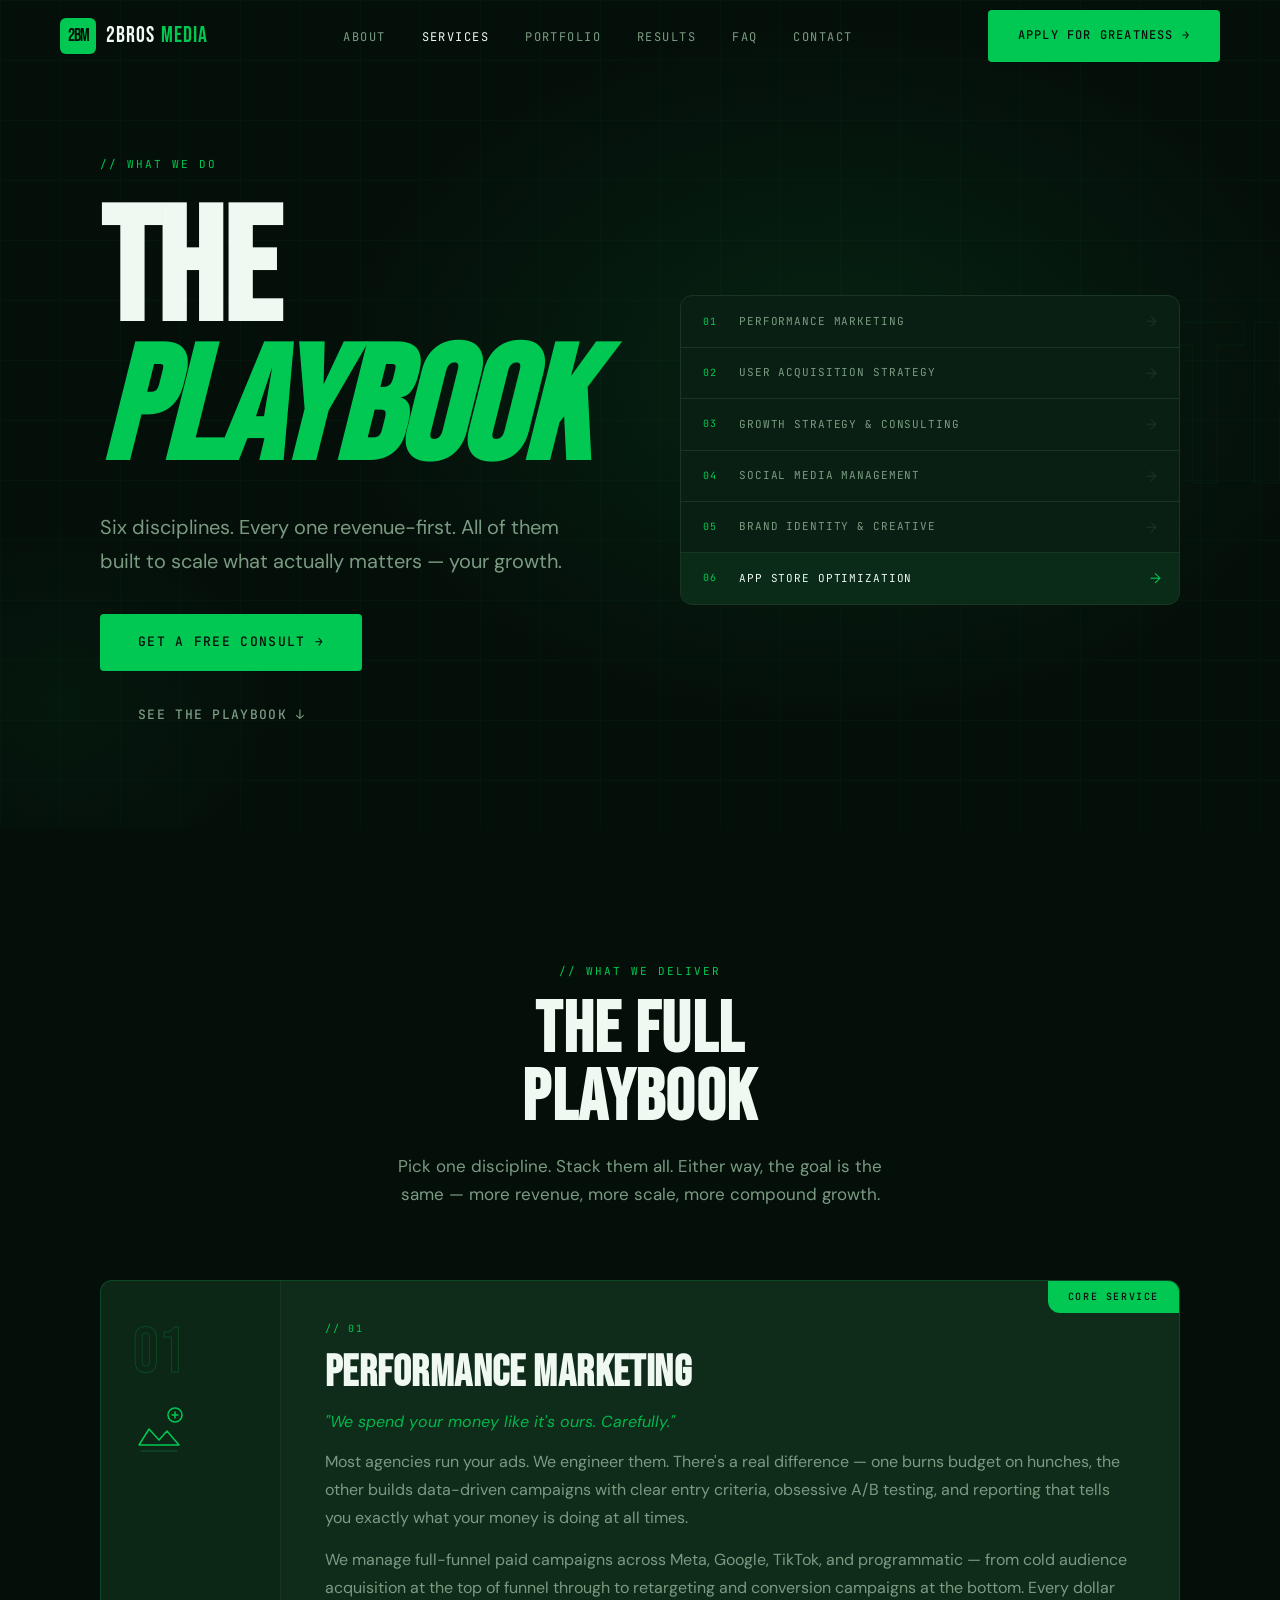
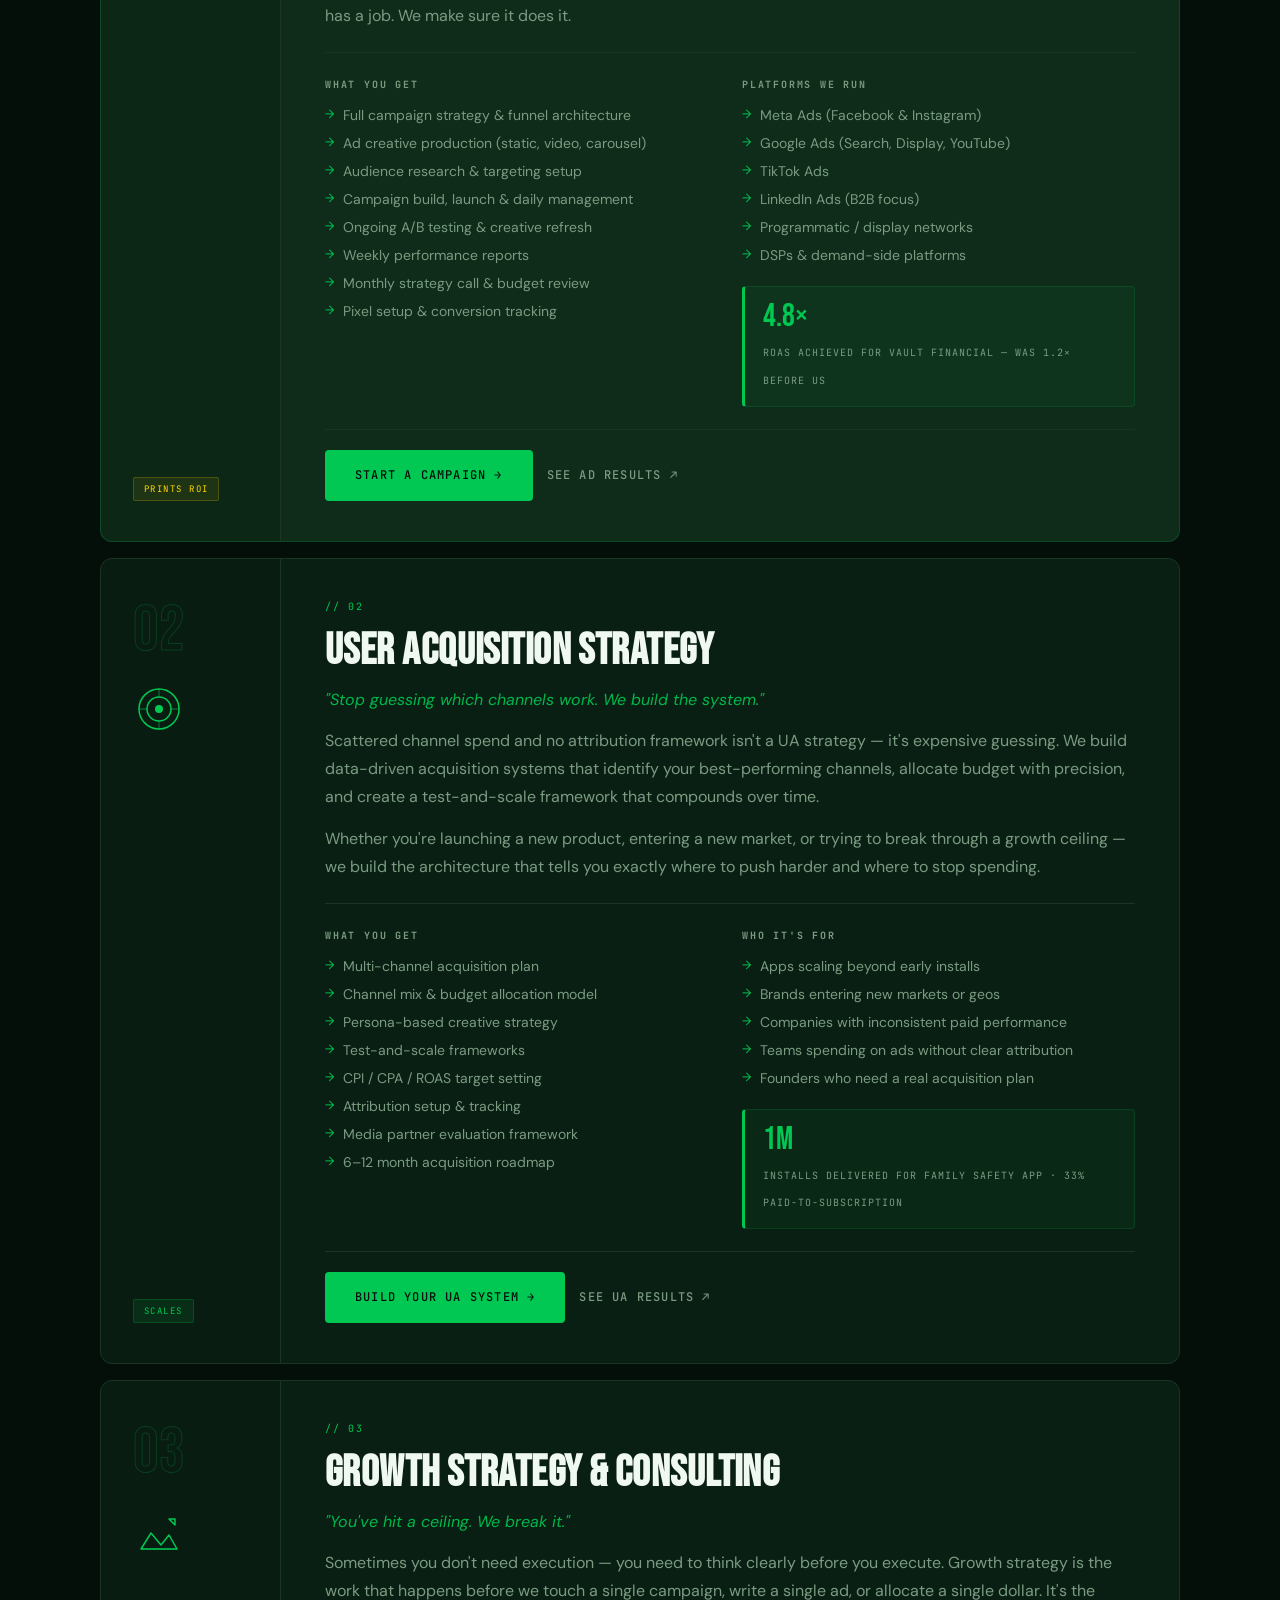
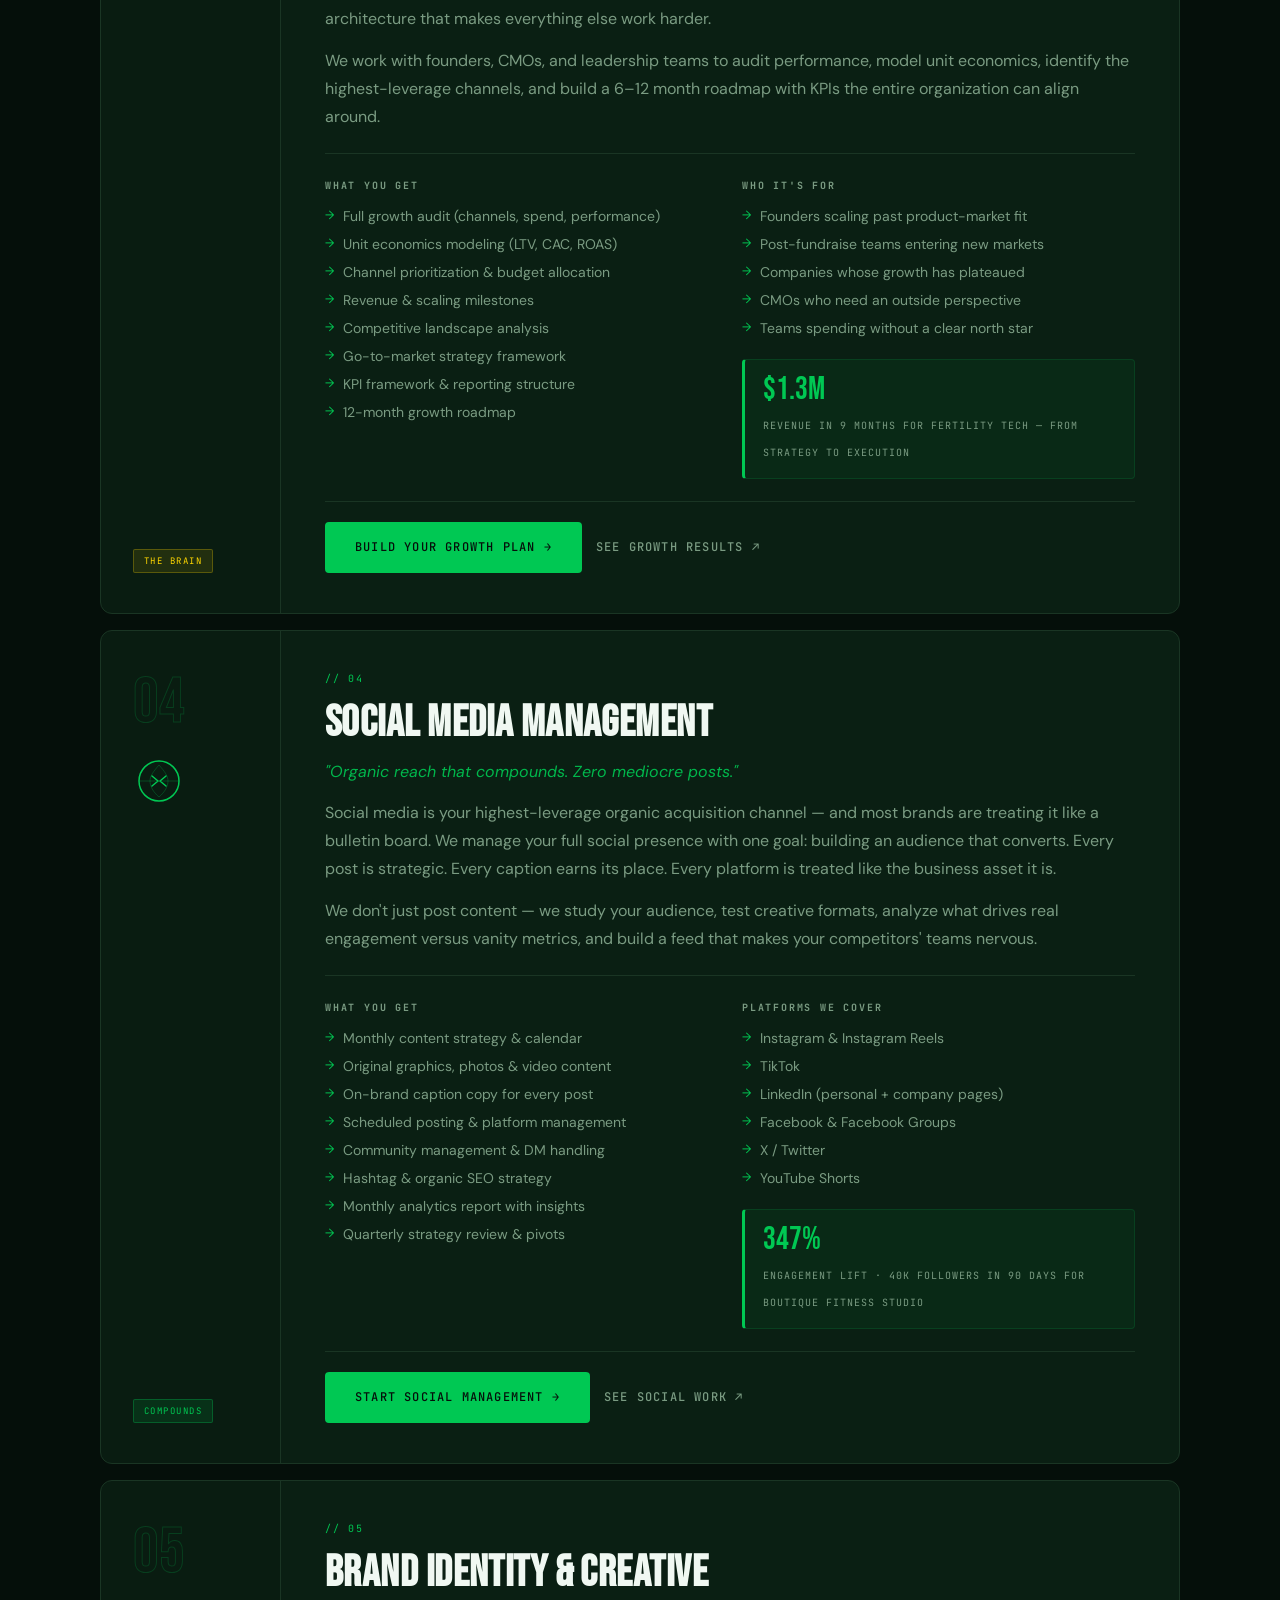
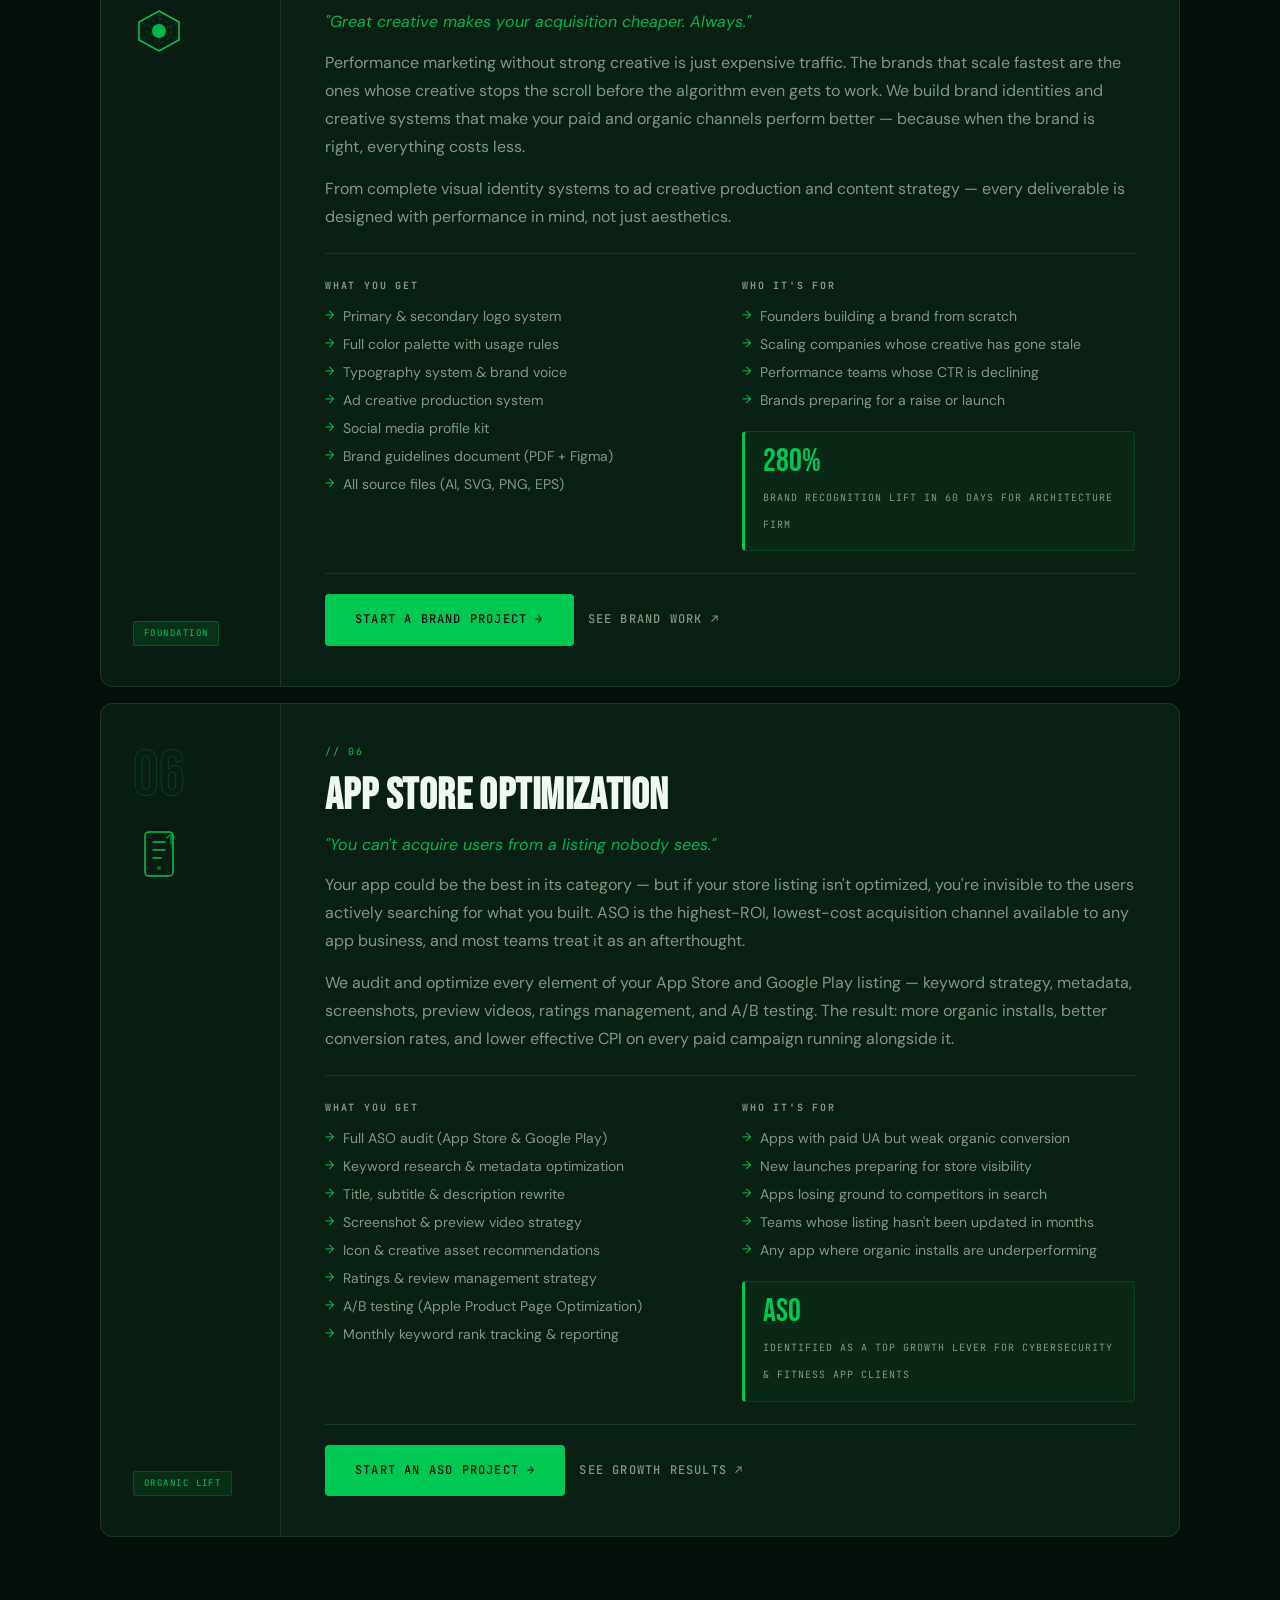
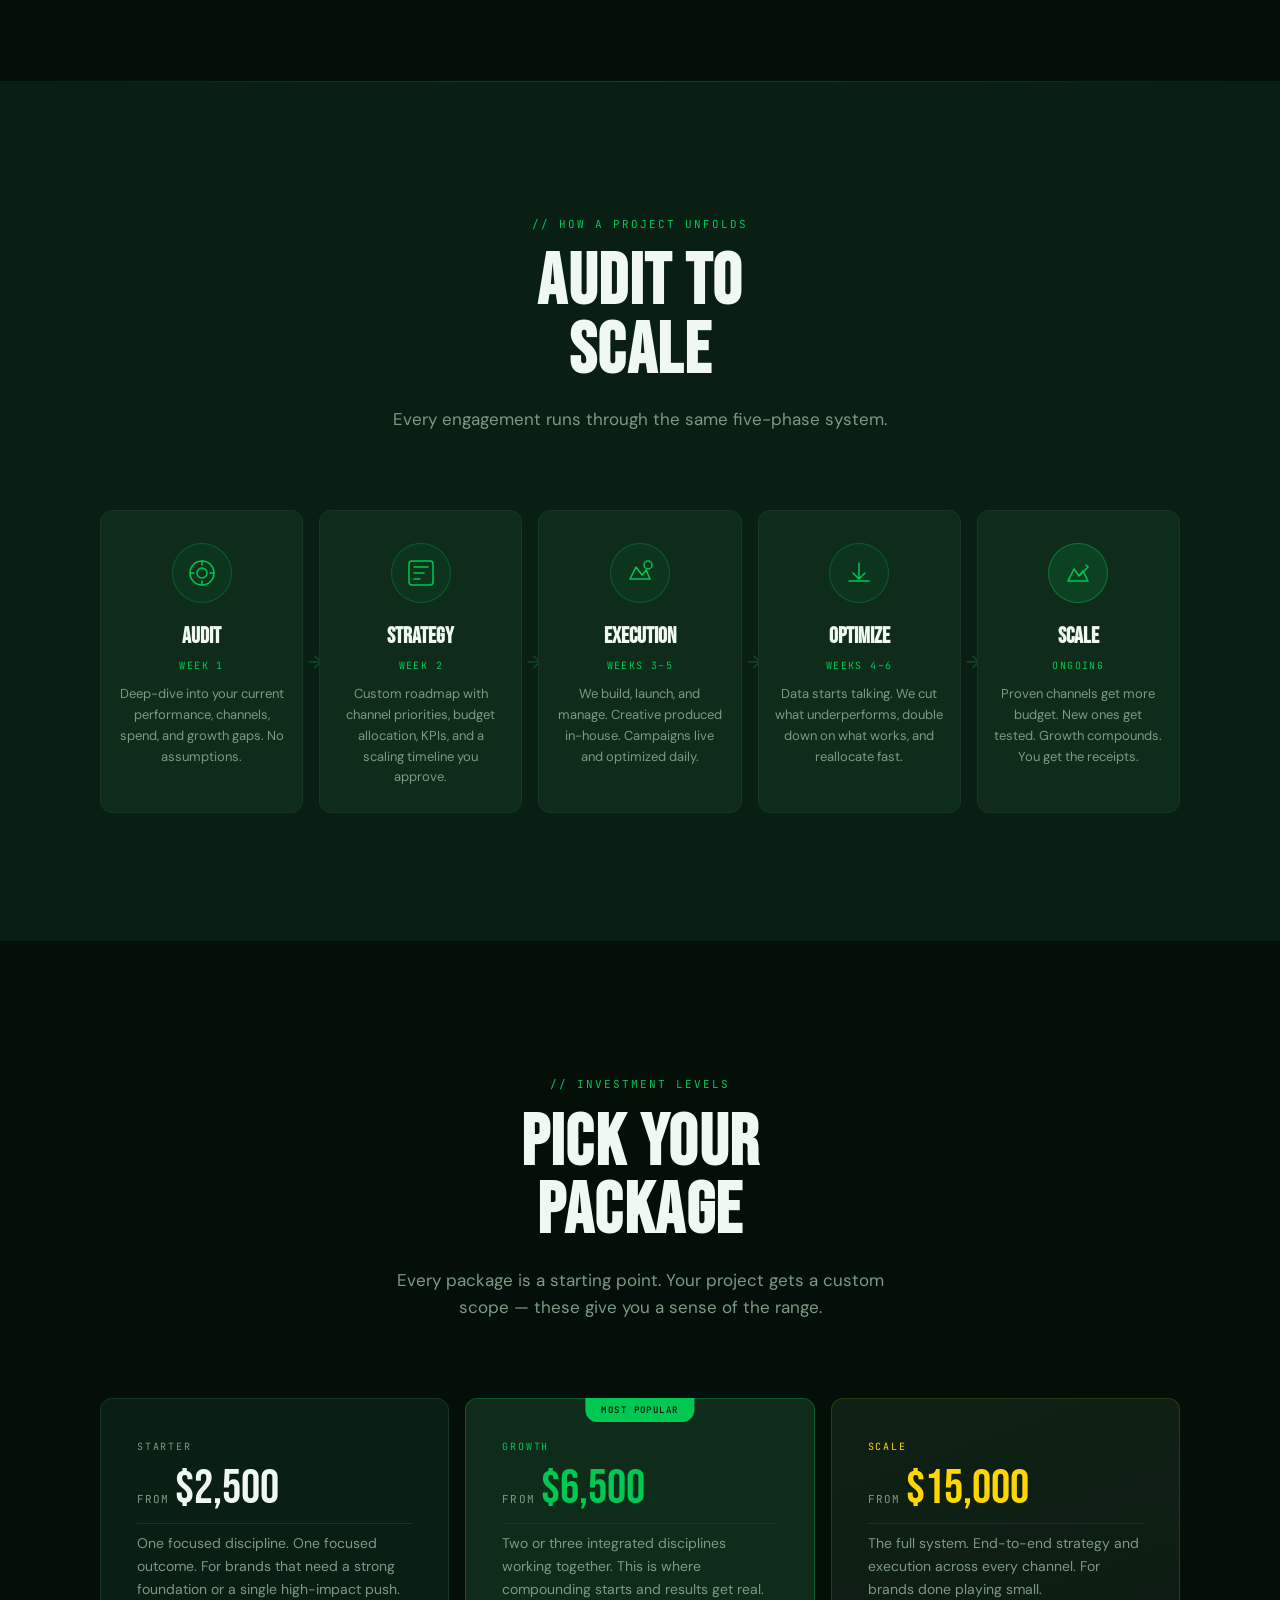
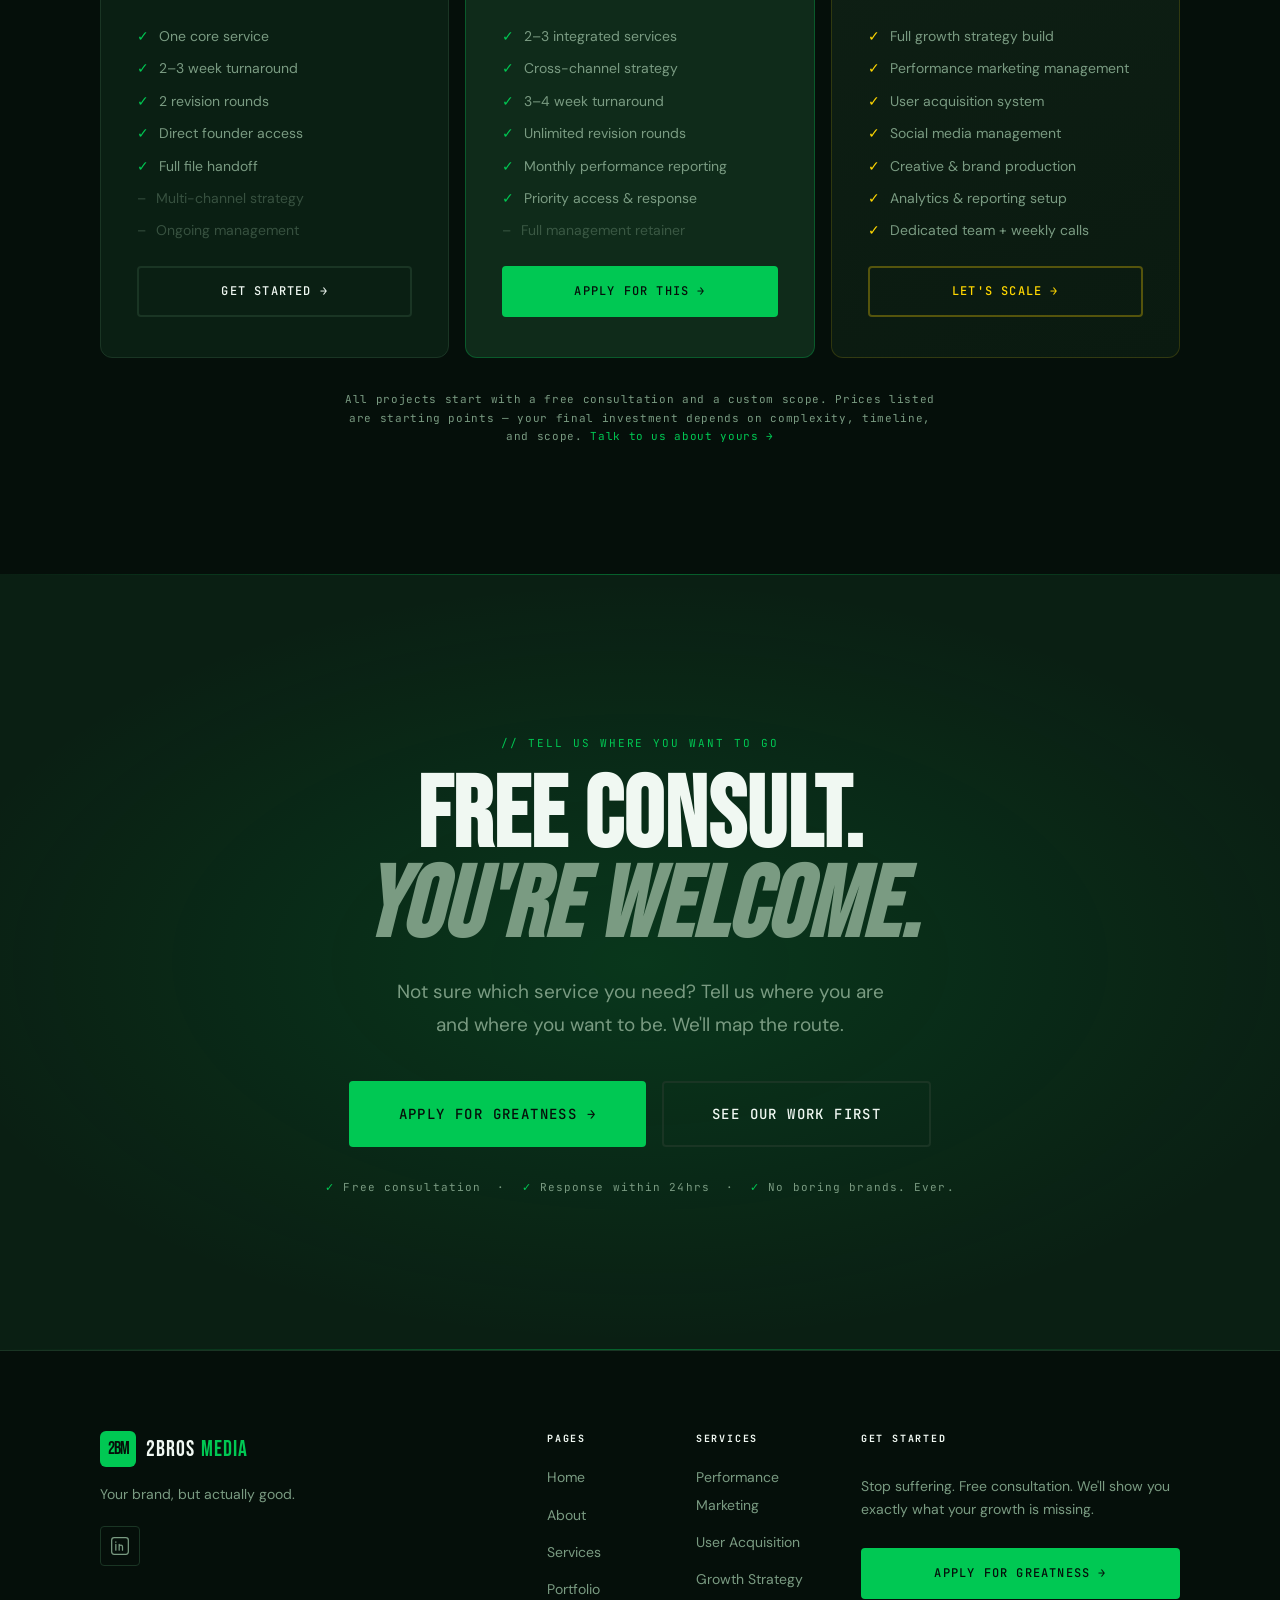
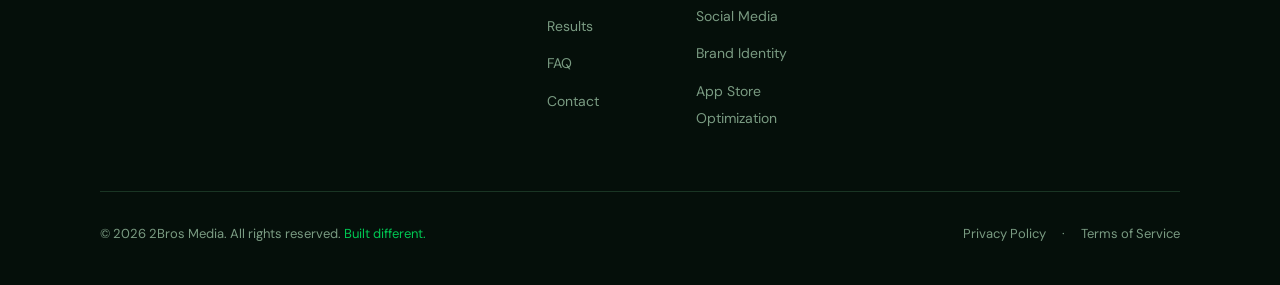
<file: services/index.html>
<!DOCTYPE html>
<html lang="en">
<head>
  <!-- ============================================================
       PRIMARY META TAGS
  ============================================================ -->
  <meta charset="UTF-8">
  <meta name="viewport" content="width=device-width, initial-scale=1.0">
  <title>Services | 2Bros Media — Performance, Growth & Acquisition</title>
  <meta name="description" content="Performance marketing, user acquisition strategy, growth consulting, social media management, brand identity, and app store optimization. 2Bros Media builds acquisition systems that compound — revenue-first, always.">
  <meta name="keywords" content="performance marketing agency, user acquisition strategy, growth strategy, paid ads management, social media management, brand identity, app store optimization, ASO, 2Bros Media services">
  <meta name="author" content="2Bros Media">
  <link rel="canonical" href="https://2bros.click/services/">

  <!-- Open Graph -->
  <meta property="og:type" content="website">
  <meta property="og:url" content="https://2bros.click/services/">
  <meta property="og:title" content="Services | 2Bros Media — Performance, Growth & Acquisition">
  <meta property="og:description" content="Six disciplines. One goal: scale your revenue. See the full 2Bros Media service lineup.">
  <meta property="og:image" content="https://2bros.click/assets/images/og-image.jpg">

  <!-- Twitter -->
  <meta name="twitter:card" content="summary_large_image">
  <meta name="twitter:site" content="@2brosmedia">
  <meta name="twitter:title" content="Services | 2Bros Media — Performance, Growth & Acquisition">
  <meta name="twitter:description" content="Six disciplines. One goal: scale your revenue. See the full 2Bros Media service lineup.">
  <meta name="twitter:image" content="https://2bros.click/assets/images/og-image.jpg">

  <!-- Favicons -->
  <link rel="icon" type="image/svg+xml" href="/assets/images/favicon.svg">
<link rel="icon" type="image/x-icon" href="/favicon.ico">
  <link rel="icon" type="image/png" sizes="32x32" href="/assets/images/favicon-32x32.png">
  <link rel="apple-touch-icon" href="/assets/images/apple-touch-icon.png">

  <!-- Structured Data -->
  <script type="application/ld+json">
  {
    "@context": "https://schema.org",
    "@type": "Service",
    "name": "2Bros Media — Performance Marketing & Growth Services",
    "provider": {
      "@type": "Organization",
      "name": "2Bros Media",
      "url": "https://2bros.click"
    },
    "description": "Performance marketing, user acquisition strategy, growth consulting, social media management, brand identity, and app store optimization services.",
    "url": "https://2bros.click/services/",
    "hasOfferCatalog": {
      "@type": "OfferCatalog",
      "name": "2Bros Media Services",
      "itemListElement": [
        { "@type": "Offer", "itemOffered": { "@type": "Service", "name": "Performance Marketing" } },
        { "@type": "Offer", "itemOffered": { "@type": "Service", "name": "User Acquisition Strategy" } },
        { "@type": "Offer", "itemOffered": { "@type": "Service", "name": "Growth Strategy & Consulting" } },
        { "@type": "Offer", "itemOffered": { "@type": "Service", "name": "Social Media Management" } },
        { "@type": "Offer", "itemOffered": { "@type": "Service", "name": "Brand Identity & Creative" } },
        { "@type": "Offer", "itemOffered": { "@type": "Service", "name": "App Store Optimization" } }
      ]
    }
  }
  </script>

  <!-- Google Fonts -->
  <link rel="preconnect" href="https://fonts.googleapis.com">
  <link rel="preconnect" href="https://fonts.gstatic.com" crossorigin>
  <link href="https://fonts.googleapis.com/css2?family=Bebas+Neue&family=DM+Sans:ital,opsz,wght@0,9..40,300;0,9..40,400;0,9..40,500;0,9..40,600;1,9..40,400&family=JetBrains+Mono:wght@400;500&display=swap" rel="stylesheet">

  <!-- ============================================================
       CRITICAL ABOVE-THE-FOLD CSS
  ============================================================ -->
  <style>
    *, *::before, *::after { box-sizing: border-box; margin: 0; padding: 0; }
    html { scroll-behavior: smooth; }
    body {
      background: var(--color-bg);
      color: var(--color-white);
      font-family: var(--font-body);
      font-size: 17px;
      line-height: 1.6;
      overflow-x: hidden;
    }
    img { display: block; max-width: 100%; }
    a { color: inherit; text-decoration: none; }
    ul { list-style: none; }
    button { cursor: pointer; border: none; background: none; font: inherit; }
    :root {
      --color-bg:          #050f0a;
      --color-surface:     #0a1f13;
      --color-surface-2:   #0f2b1a;
      --color-emerald:     #00c853;
      --color-emerald-dim: #00a844;
      --color-gold:        #ffd700;
      --color-white:       #f0f8f2;
      --color-muted:       #7a9b82;
      --color-border:      #1a3524;
      --color-danger:      #ff3b30;
      --font-display: 'Bebas Neue', 'Impact', sans-serif;
      --font-body:    'DM Sans', 'Helvetica Neue', sans-serif;
      --font-mono:    'JetBrains Mono', monospace;
      --nav-h:        72px;
      --section-pad:  clamp(80px, 10vw, 140px);
      --container:    1200px;
      --gutter:       clamp(20px, 5vw, 60px);
      --radius:       4px;
      --radius-lg:    12px;
    }
    .nav {
      position: fixed; top: 0; left: 0; right: 0;
      z-index: 1000; height: var(--nav-h);
      display: flex; align-items: center; padding: 0 var(--gutter);
      transition: background .3s ease, backdrop-filter .3s ease, border-bottom .3s ease;
    }
    .nav.scrolled {
      background: rgba(5,15,10,0.92);
      backdrop-filter: blur(12px); -webkit-backdrop-filter: blur(12px);
      border-bottom: 1px solid var(--color-border);
    }
    .nav-inner {
      width: 100%; max-width: var(--container); margin: 0 auto;
      display: flex; align-items: center; justify-content: space-between; gap: 24px;
    }
    .nav-logo { display: flex; align-items: center; gap: 10px; flex-shrink: 0; }
    .nav-logo-mark {
      width: 36px; height: 36px; background: var(--color-emerald); border-radius: 6px;
      display: flex; align-items: center; justify-content: center;
      font-family: var(--font-display); font-size: 18px; color: var(--color-bg); letter-spacing: -1px;
    }
    .nav-logo-text { font-family: var(--font-display); font-size: 22px; letter-spacing: .05em; color: var(--color-white); }
    .nav-logo-text span { color: var(--color-emerald); }
    .nav-links { display: flex; align-items: center; gap: 36px; }
    .nav-links a {
      font-family: var(--font-mono); font-size: 12px; letter-spacing: .12em;
      text-transform: uppercase; color: var(--color-muted); transition: color .2s;
    }
    .nav-links a:hover, .nav-links a.active { color: var(--color-white); }
    .nav-cta { display: flex; align-items: center; gap: 16px; }
  </style>

  <link rel="stylesheet" href="/assets/css/main.css">
  <link rel="stylesheet" href="/assets/css/services.css">
</head>

<body>

<!-- ============================================================
     NAVIGATION
============================================================ -->
<nav class="nav" id="main-nav" role="navigation" aria-label="Main navigation">
  <div class="nav-inner">
    <a href="/" class="nav-logo" aria-label="2Bros Media — Home">
      <div class="nav-logo-mark" aria-hidden="true">2BM</div>
      <span class="nav-logo-text">2BROS <span>MEDIA</span></span>
    </a>
    <ul class="nav-links" role="list">
      <li><a href="/about/">About</a></li>
      <li><a href="/services/" class="active" aria-current="page">Services</a></li>
      <li><a href="/portfolio/">Portfolio</a></li>
      <li><a href="/results/">Results</a></li>
      <li><a href="/faq/">FAQ</a></li>
      <li><a href="/contact/">Contact</a></li>
    </ul>
    <div class="nav-cta">
      <a href="/contact/" class="btn btn-primary" id="nav-cta-desktop" style="display:none">Apply For Greatness →</a>
      <button class="hamburger" id="hamburger" aria-label="Open menu" aria-expanded="false" aria-controls="mobile-menu">
        <span class="hamburger-line"></span>
        <span class="hamburger-line"></span>
        <span class="hamburger-line"></span>
      </button>
    </div>
  </div>
</nav>

<!-- Mobile Menu -->
<div class="mobile-menu" id="mobile-menu" role="dialog" aria-modal="true" aria-label="Mobile navigation">
  <button class="mobile-menu-close" id="mobile-close" aria-label="Close menu">✕</button>
  <nav>
    <ul class="mobile-menu-links" role="list">
      <li><a href="/">Home</a></li>
      <li><a href="/about/">About</a></li>
      <li><a href="/services/" class="active">Services</a></li>
      <li><a href="/portfolio/">Portfolio</a></li>
      <li><a href="/results/">Results</a></li>
      <li><a href="/faq/">FAQ</a></li>
      <li><a href="/contact/">Contact</a></li>
    </ul>
    <a href="/contact/" class="btn btn-primary mobile-menu-cta">Apply For Greatness →</a>
  </nav>
</div>


<!-- ============================================================
     HERO
============================================================ -->
<section class="svc-hero" id="hero" aria-labelledby="svc-hero-headline">
  <div class="svc-hero-bg"   aria-hidden="true"></div>
  <div class="svc-hero-grid" aria-hidden="true"></div>
  <div class="svc-hero-watermark" aria-hidden="true">GROWTH</div>

  <div class="container svc-hero-inner">

    <div class="svc-hero-text">
      <span class="section-tag" data-animate="fadeUp">// WHAT WE DO</span>
      <h1 class="svc-hero-headline" id="svc-hero-headline" data-animate="fadeUp" data-animate-delay="80">
        THE<br>
        <em class="svc-hero-em">PLAYBOOK</em>
      </h1>
      <p class="svc-hero-sub" data-animate="fadeUp" data-animate-delay="180">
        Six disciplines. Every one revenue-first. All of them built to scale what actually matters — your growth.
      </p>
      <div class="svc-hero-actions" data-animate="fadeUp" data-animate-delay="260">
        <a href="/contact/" class="btn btn-primary btn-lg">Get a Free Consult →</a>
        <a href="#services-grid" class="btn btn-ghost btn-lg">See the Playbook ↓</a>
      </div>
    </div>

    <!-- Service index — right side -->
    <nav class="svc-hero-index" aria-label="Jump to service" data-animate="fadeUp" data-animate-delay="200">
      <ul role="list">
        <li><a href="#performance-marketing" class="svc-index-link"><span class="svc-index-num">01</span><span>Performance Marketing</span><span class="svc-index-arrow">→</span></a></li>
        <li><a href="#user-acquisition"      class="svc-index-link"><span class="svc-index-num">02</span><span>User Acquisition Strategy</span><span class="svc-index-arrow">→</span></a></li>
        <li><a href="#growth-strategy"       class="svc-index-link"><span class="svc-index-num">03</span><span>Growth Strategy &amp; Consulting</span><span class="svc-index-arrow">→</span></a></li>
        <li><a href="#social-media"          class="svc-index-link"><span class="svc-index-num">04</span><span>Social Media Management</span><span class="svc-index-arrow">→</span></a></li>
        <li><a href="#brand-identity"        class="svc-index-link"><span class="svc-index-num">05</span><span>Brand Identity &amp; Creative</span><span class="svc-index-arrow">→</span></a></li>
        <li><a href="#aso"                 class="svc-index-link"><span class="svc-index-num">06</span><span>App Store Optimization</span><span class="svc-index-arrow">→</span></a></li>
      </ul>
    </nav>

  </div>
</section>


<!-- ============================================================
     SERVICES GRID — ALL 6 SERVICES
============================================================ -->
<section class="svc-grid-section section-pad" id="services-grid" aria-labelledby="svc-grid-headline">
  <div class="container">

    <div class="section-header" data-animate="fadeUp">
      <span class="section-tag">// WHAT WE DELIVER</span>
      <h2 class="section-headline" id="svc-grid-headline">THE FULL<br>PLAYBOOK</h2>
      <p class="section-sub">Pick one discipline. Stack them all. Either way, the goal is the same — more revenue, more scale, more compound growth.</p>
    </div>

    <!-- ─── SERVICE 01 — PERFORMANCE MARKETING ─── -->
    <article class="svc-card svc-card--featured" id="performance-marketing" aria-labelledby="svc-perf-title">
      <div class="svc-card-featured-ribbon" aria-label="Core service">CORE SERVICE</div>
      <div class="svc-card-inner">

        <div class="svc-card-left">
          <div class="svc-card-num" aria-hidden="true">01</div>
          <div class="svc-card-icon" aria-hidden="true">
            <svg width="52" height="52" viewBox="0 0 52 52" fill="none">
              <path d="M6 40L16 24l10 11 8-9 12 14H6z" stroke="currentColor" stroke-width="1.5" stroke-linejoin="round" fill="none"/>
              <circle cx="42" cy="10" r="7" stroke="currentColor" stroke-width="1.5" fill="none"/>
              <path d="M39 10h6M42 7v6" stroke="currentColor" stroke-width="1.5" stroke-linecap="round"/>
              <path d="M8 46h36" stroke="currentColor" stroke-width="1" opacity="0.3" stroke-linecap="round"/>
            </svg>
          </div>
          <div class="svc-card-badge-wrap">
            <span class="svc-card-badge svc-card-badge--roi">PRINTS ROI</span>
          </div>
        </div>

        <div class="svc-card-body">
          <span class="svc-card-tag-label">// 01</span>
          <h3 class="svc-card-title" id="svc-perf-title">Performance Marketing</h3>
          <p class="svc-card-tagline">"We spend your money like it's ours. Carefully."</p>
          <p class="svc-card-desc">
            Most agencies run your ads. We engineer them. There's a real difference — one burns budget on hunches, the other builds data-driven campaigns with clear entry criteria, obsessive A/B testing, and reporting that tells you exactly what your money is doing at all times.
          </p>
          <p class="svc-card-desc">
            We manage full-funnel paid campaigns across Meta, Google, TikTok, and programmatic — from cold audience acquisition at the top of funnel through to retargeting and conversion campaigns at the bottom. Every dollar has a job. We make sure it does it.
          </p>

          <div class="svc-card-cols">
            <div>
              <h4 class="svc-card-col-heading">What You Get</h4>
              <ul class="svc-card-list" aria-label="Performance Marketing deliverables">
                <li>Full campaign strategy &amp; funnel architecture</li>
                <li>Ad creative production (static, video, carousel)</li>
                <li>Audience research &amp; targeting setup</li>
                <li>Campaign build, launch &amp; daily management</li>
                <li>Ongoing A/B testing &amp; creative refresh</li>
                <li>Weekly performance reports</li>
                <li>Monthly strategy call &amp; budget review</li>
                <li>Pixel setup &amp; conversion tracking</li>
              </ul>
            </div>
            <div>
              <h4 class="svc-card-col-heading">Platforms We Run</h4>
              <ul class="svc-card-list" aria-label="Ad platforms">
                <li>Meta Ads (Facebook &amp; Instagram)</li>
                <li>Google Ads (Search, Display, YouTube)</li>
                <li>TikTok Ads</li>
                <li>LinkedIn Ads (B2B focus)</li>
                <li>Programmatic / display networks</li>
                <li>DSPs &amp; demand-side platforms</li>
              </ul>
              <div class="svc-card-result-block" style="margin-top: 20px;">
                <span class="svc-result-num">4.8×</span>
                <span class="svc-result-label">ROAS achieved for Vault Financial — was 1.2× before us</span>
              </div>
            </div>
          </div>

          <div class="svc-card-footer">
            <a href="/contact/" class="btn btn-primary">Start a Campaign →</a>
            <a href="/results/" class="btn btn-ghost">See Ad Results ↗</a>
          </div>
        </div>

      </div>
    </article>

    <!-- ─── SERVICE 02 — USER ACQUISITION STRATEGY ─── -->
    <article class="svc-card" id="user-acquisition" aria-labelledby="svc-ua-title">
      <div class="svc-card-inner svc-card-inner--alt">

        <div class="svc-card-left">
          <div class="svc-card-num" aria-hidden="true">02</div>
          <div class="svc-card-icon" aria-hidden="true">
            <svg width="52" height="52" viewBox="0 0 52 52" fill="none">
              <circle cx="26" cy="26" r="20" stroke="currentColor" stroke-width="1.5" fill="none"/>
              <circle cx="26" cy="26" r="12" stroke="currentColor" stroke-width="1.5" fill="none"/>
              <circle cx="26" cy="26" r="4"  fill="currentColor"/>
              <path d="M26 6v8M26 38v8M6 26h8M38 26h8" stroke="currentColor" stroke-width="1.5" stroke-linecap="round" opacity="0.4"/>
            </svg>
          </div>
          <div class="svc-card-badge-wrap">
            <span class="svc-card-badge svc-card-badge--compound">SCALES</span>
          </div>
        </div>

        <div class="svc-card-body">
          <span class="svc-card-tag-label">// 02</span>
          <h3 class="svc-card-title" id="svc-ua-title">User Acquisition Strategy</h3>
          <p class="svc-card-tagline">"Stop guessing which channels work. We build the system."</p>
          <p class="svc-card-desc">
            Scattered channel spend and no attribution framework isn't a UA strategy — it's expensive guessing. We build data-driven acquisition systems that identify your best-performing channels, allocate budget with precision, and create a test-and-scale framework that compounds over time.
          </p>
          <p class="svc-card-desc">
            Whether you're launching a new product, entering a new market, or trying to break through a growth ceiling — we build the architecture that tells you exactly where to push harder and where to stop spending.
          </p>

          <div class="svc-card-cols">
            <div>
              <h4 class="svc-card-col-heading">What You Get</h4>
              <ul class="svc-card-list" aria-label="User Acquisition Strategy deliverables">
                <li>Multi-channel acquisition plan</li>
                <li>Channel mix &amp; budget allocation model</li>
                <li>Persona-based creative strategy</li>
                <li>Test-and-scale frameworks</li>
                <li>CPI / CPA / ROAS target setting</li>
                <li>Attribution setup &amp; tracking</li>
                <li>Media partner evaluation framework</li>
                <li>6–12 month acquisition roadmap</li>
              </ul>
            </div>
            <div>
              <h4 class="svc-card-col-heading">Who It's For</h4>
              <ul class="svc-card-list" aria-label="Who UA Strategy is for">
                <li>Apps scaling beyond early installs</li>
                <li>Brands entering new markets or geos</li>
                <li>Companies with inconsistent paid performance</li>
                <li>Teams spending on ads without clear attribution</li>
                <li>Founders who need a real acquisition plan</li>
              </ul>
              <div class="svc-card-result-block" style="margin-top: 20px;">
                <span class="svc-result-num">1M</span>
                <span class="svc-result-label">installs delivered for Family Safety App · 33% paid-to-subscription</span>
              </div>
            </div>
          </div>

          <div class="svc-card-footer">
            <a href="/contact/" class="btn btn-primary">Build Your UA System →</a>
            <a href="/results/" class="btn btn-ghost">See UA Results ↗</a>
          </div>
        </div>

      </div>
    </article>

    <!-- ─── SERVICE 03 — GROWTH STRATEGY & CONSULTING ─── -->
    <article class="svc-card" id="growth-strategy" aria-labelledby="svc-growth-title">
      <div class="svc-card-inner">

        <div class="svc-card-left">
          <div class="svc-card-num" aria-hidden="true">03</div>
          <div class="svc-card-icon" aria-hidden="true">
            <svg width="52" height="52" viewBox="0 0 52 52" fill="none">
              <path d="M8 44L18 28l10 12 8-10 8 14H8z" stroke="currentColor" stroke-width="1.5" stroke-linejoin="round" fill="none"/>
              <path d="M36 14l6 6M36 14h6v6" stroke="currentColor" stroke-width="1.5" stroke-linecap="round" stroke-linejoin="round"/>
              <path d="M8 44h36" stroke="currentColor" stroke-width="1" opacity="0.3" stroke-linecap="round"/>
            </svg>
          </div>
          <div class="svc-card-badge-wrap">
            <span class="svc-card-badge svc-card-badge--brain">THE BRAIN</span>
          </div>
        </div>

        <div class="svc-card-body">
          <span class="svc-card-tag-label">// 03</span>
          <h3 class="svc-card-title" id="svc-growth-title">Growth Strategy &amp; Consulting</h3>
          <p class="svc-card-tagline">"You've hit a ceiling. We break it."</p>
          <p class="svc-card-desc">
            Sometimes you don't need execution — you need to think clearly before you execute. Growth strategy is the work that happens before we touch a single campaign, write a single ad, or allocate a single dollar. It's the architecture that makes everything else work harder.
          </p>
          <p class="svc-card-desc">
            We work with founders, CMOs, and leadership teams to audit performance, model unit economics, identify the highest-leverage channels, and build a 6–12 month roadmap with KPIs the entire organization can align around.
          </p>

          <div class="svc-card-cols">
            <div>
              <h4 class="svc-card-col-heading">What You Get</h4>
              <ul class="svc-card-list" aria-label="Growth Strategy deliverables">
                <li>Full growth audit (channels, spend, performance)</li>
                <li>Unit economics modeling (LTV, CAC, ROAS)</li>
                <li>Channel prioritization &amp; budget allocation</li>
                <li>Revenue &amp; scaling milestones</li>
                <li>Competitive landscape analysis</li>
                <li>Go-to-market strategy framework</li>
                <li>KPI framework &amp; reporting structure</li>
                <li>12-month growth roadmap</li>
              </ul>
            </div>
            <div>
              <h4 class="svc-card-col-heading">Who It's For</h4>
              <ul class="svc-card-list" aria-label="Who Growth Strategy is for">
                <li>Founders scaling past product-market fit</li>
                <li>Post-fundraise teams entering new markets</li>
                <li>Companies whose growth has plateaued</li>
                <li>CMOs who need an outside perspective</li>
                <li>Teams spending without a clear north star</li>
              </ul>
              <div class="svc-card-result-block" style="margin-top: 20px;">
                <span class="svc-result-num">$1.3M</span>
                <span class="svc-result-label">revenue in 9 months for Fertility Tech — from strategy to execution</span>
              </div>
            </div>
          </div>

          <div class="svc-card-footer">
            <a href="/contact/" class="btn btn-primary">Build Your Growth Plan →</a>
            <a href="/results/" class="btn btn-ghost">See Growth Results ↗</a>
          </div>
        </div>

      </div>
    </article>

    <!-- ─── SERVICE 04 — SOCIAL MEDIA MANAGEMENT ─── -->
    <article class="svc-card" id="social-media" aria-labelledby="svc-social-title">
      <div class="svc-card-inner svc-card-inner--alt">

        <div class="svc-card-left">
          <div class="svc-card-num" aria-hidden="true">04</div>
          <div class="svc-card-icon" aria-hidden="true">
            <svg width="52" height="52" viewBox="0 0 52 52" fill="none">
              <circle cx="26" cy="26" r="20" stroke="currentColor" stroke-width="1.5" fill="none"/>
              <path d="M26 10C20 17 17 21 17 26s3 11 9 16M26 10c6 7 9 11 9 16s-3 11-9 16" stroke="currentColor" stroke-width="1" opacity="0.25"/>
              <path d="M6 26h40" stroke="currentColor" stroke-width="1" opacity="0.25"/>
              <path d="M19 21l6 5-6 5M33 21l-6 5 6 5" stroke="currentColor" stroke-width="1.5" stroke-linecap="round" stroke-linejoin="round"/>
            </svg>
          </div>
          <div class="svc-card-badge-wrap">
            <span class="svc-card-badge svc-card-badge--viral">COMPOUNDS</span>
          </div>
        </div>

        <div class="svc-card-body">
          <span class="svc-card-tag-label">// 04</span>
          <h3 class="svc-card-title" id="svc-social-title">Social Media Management</h3>
          <p class="svc-card-tagline">"Organic reach that compounds. Zero mediocre posts."</p>
          <p class="svc-card-desc">
            Social media is your highest-leverage organic acquisition channel — and most brands are treating it like a bulletin board. We manage your full social presence with one goal: building an audience that converts. Every post is strategic. Every caption earns its place. Every platform is treated like the business asset it is.
          </p>
          <p class="svc-card-desc">
            We don't just post content — we study your audience, test creative formats, analyze what drives real engagement versus vanity metrics, and build a feed that makes your competitors' teams nervous.
          </p>

          <div class="svc-card-cols">
            <div>
              <h4 class="svc-card-col-heading">What You Get</h4>
              <ul class="svc-card-list" aria-label="Social Media Management deliverables">
                <li>Monthly content strategy &amp; calendar</li>
                <li>Original graphics, photos &amp; video content</li>
                <li>On-brand caption copy for every post</li>
                <li>Scheduled posting &amp; platform management</li>
                <li>Community management &amp; DM handling</li>
                <li>Hashtag &amp; organic SEO strategy</li>
                <li>Monthly analytics report with insights</li>
                <li>Quarterly strategy review &amp; pivots</li>
              </ul>
            </div>
            <div>
              <h4 class="svc-card-col-heading">Platforms We Cover</h4>
              <ul class="svc-card-list" aria-label="Social media platforms">
                <li>Instagram &amp; Instagram Reels</li>
                <li>TikTok</li>
                <li>LinkedIn (personal + company pages)</li>
                <li>Facebook &amp; Facebook Groups</li>
                <li>X / Twitter</li>
                <li>YouTube Shorts</li>
              </ul>
              <div class="svc-card-result-block" style="margin-top: 20px;">
                <span class="svc-result-num">347%</span>
                <span class="svc-result-label">engagement lift · 40K followers in 90 days for Boutique Fitness Studio</span>
              </div>
            </div>
          </div>

          <div class="svc-card-footer">
            <a href="/contact/" class="btn btn-primary">Start Social Management →</a>
            <a href="/portfolio/" class="btn btn-ghost">See Social Work ↗</a>
          </div>
        </div>

      </div>
    </article>

    <!-- ─── SERVICE 05 — BRAND IDENTITY & CREATIVE ─── -->
    <article class="svc-card" id="brand-identity" aria-labelledby="svc-brand-title">
      <div class="svc-card-inner">

        <div class="svc-card-left">
          <div class="svc-card-num" aria-hidden="true">05</div>
          <div class="svc-card-icon" aria-hidden="true">
            <svg width="52" height="52" viewBox="0 0 52 52" fill="none">
              <path d="M26 6L46 17V35L26 46L6 35V17L26 6Z" stroke="currentColor" stroke-width="1.5" fill="none"/>
              <path d="M26 6V46M6 17L46 35M46 17L6 35" stroke="currentColor" stroke-width="0.8" opacity="0.2"/>
              <circle cx="26" cy="26" r="7" fill="currentColor" opacity="0.9"/>
              <circle cx="26" cy="26" r="12" stroke="currentColor" stroke-width="1" stroke-dasharray="3 4" opacity="0.3"/>
            </svg>
          </div>
          <div class="svc-card-badge-wrap">
            <span class="svc-card-badge svc-card-badge--foundation">FOUNDATION</span>
          </div>
        </div>

        <div class="svc-card-body">
          <span class="svc-card-tag-label">// 05</span>
          <h3 class="svc-card-title" id="svc-brand-title">Brand Identity &amp; Creative</h3>
          <p class="svc-card-tagline">"Great creative makes your acquisition cheaper. Always."</p>
          <p class="svc-card-desc">
            Performance marketing without strong creative is just expensive traffic. The brands that scale fastest are the ones whose creative stops the scroll before the algorithm even gets to work. We build brand identities and creative systems that make your paid and organic channels perform better — because when the brand is right, everything costs less.
          </p>
          <p class="svc-card-desc">
            From complete visual identity systems to ad creative production and content strategy — every deliverable is designed with performance in mind, not just aesthetics.
          </p>

          <div class="svc-card-cols">
            <div>
              <h4 class="svc-card-col-heading">What You Get</h4>
              <ul class="svc-card-list" aria-label="Brand Identity deliverables">
                <li>Primary &amp; secondary logo system</li>
                <li>Full color palette with usage rules</li>
                <li>Typography system &amp; brand voice</li>
                <li>Ad creative production system</li>
                <li>Social media profile kit</li>
                <li>Brand guidelines document (PDF + Figma)</li>
                <li>All source files (AI, SVG, PNG, EPS)</li>
              </ul>
            </div>
            <div>
              <h4 class="svc-card-col-heading">Who It's For</h4>
              <ul class="svc-card-list" aria-label="Who Brand Identity is for">
                <li>Founders building a brand from scratch</li>
                <li>Scaling companies whose creative has gone stale</li>
                <li>Performance teams whose CTR is declining</li>
                <li>Brands preparing for a raise or launch</li>
              </ul>
              <div class="svc-card-result-block" style="margin-top: 20px;">
                <span class="svc-result-num">280%</span>
                <span class="svc-result-label">brand recognition lift in 60 days for Architecture Firm</span>
              </div>
            </div>
          </div>

          <div class="svc-card-footer">
            <a href="/contact/" class="btn btn-primary">Start a Brand Project →</a>
            <a href="/portfolio/" class="btn btn-ghost">See Brand Work ↗</a>
          </div>
        </div>

      </div>
    </article>

    <!-- ─── SERVICE 06 — APP STORE OPTIMIZATION ─── -->
    <article class="svc-card" id="aso" aria-labelledby="svc-aso-title">
      <div class="svc-card-inner svc-card-inner--alt">

        <div class="svc-card-left">
          <div class="svc-card-num" aria-hidden="true">06</div>
          <div class="svc-card-icon" aria-hidden="true">
            <svg width="52" height="52" viewBox="0 0 52 52" fill="none">
              <rect x="12" y="4" width="28" height="44" rx="4" stroke="currentColor" stroke-width="1.5" fill="none"/>
              <path d="M20 14h12M20 22h12M20 30h8" stroke="currentColor" stroke-width="1.5" stroke-linecap="round"/>
              <circle cx="26" cy="40" r="2" fill="currentColor" opacity="0.5"/>
              <path d="M34 10l4-4 4 4M38 6v10" stroke="currentColor" stroke-width="1.5" stroke-linecap="round" stroke-linejoin="round" opacity="0.6"/>
            </svg>
          </div>
          <div class="svc-card-badge-wrap">
            <span class="svc-card-badge svc-card-badge--compound">ORGANIC LIFT</span>
          </div>
        </div>

        <div class="svc-card-body">
          <span class="svc-card-tag-label">// 06</span>
          <h3 class="svc-card-title" id="svc-aso-title">App Store Optimization</h3>
          <p class="svc-card-tagline">"You can't acquire users from a listing nobody sees."</p>
          <p class="svc-card-desc">
            Your app could be the best in its category — but if your store listing isn't optimized, you're invisible to the users actively searching for what you built. ASO is the highest-ROI, lowest-cost acquisition channel available to any app business, and most teams treat it as an afterthought.
          </p>
          <p class="svc-card-desc">
            We audit and optimize every element of your App Store and Google Play listing — keyword strategy, metadata, screenshots, preview videos, ratings management, and A/B testing. The result: more organic installs, better conversion rates, and lower effective CPI on every paid campaign running alongside it.
          </p>

          <div class="svc-card-cols">
            <div>
              <h4 class="svc-card-col-heading">What You Get</h4>
              <ul class="svc-card-list" aria-label="App Store Optimization deliverables">
                <li>Full ASO audit (App Store &amp; Google Play)</li>
                <li>Keyword research &amp; metadata optimization</li>
                <li>Title, subtitle &amp; description rewrite</li>
                <li>Screenshot &amp; preview video strategy</li>
                <li>Icon &amp; creative asset recommendations</li>
                <li>Ratings &amp; review management strategy</li>
                <li>A/B testing (Apple Product Page Optimization)</li>
                <li>Monthly keyword rank tracking &amp; reporting</li>
              </ul>
            </div>
            <div>
              <h4 class="svc-card-col-heading">Who It's For</h4>
              <ul class="svc-card-list" aria-label="Who ASO is for">
                <li>Apps with paid UA but weak organic conversion</li>
                <li>New launches preparing for store visibility</li>
                <li>Apps losing ground to competitors in search</li>
                <li>Teams whose listing hasn't been updated in months</li>
                <li>Any app where organic installs are underperforming</li>
              </ul>
              <div class="svc-card-result-block" style="margin-top: 20px;">
                <span class="svc-result-num">ASO</span>
                <span class="svc-result-label">identified as a top growth lever for Cybersecurity &amp; Fitness App clients</span>
              </div>
            </div>
          </div>

          <div class="svc-card-footer">
            <a href="/contact/" class="btn btn-primary">Start an ASO Project →</a>
            <a href="/results/" class="btn btn-ghost">See Growth Results ↗</a>
          </div>
        </div>

      </div>
    </article>

  </div><!-- /container -->
</section>


<!-- ============================================================
     PROJECT LIFECYCLE TIMELINE
============================================================ -->
<section class="lifecycle-section section-pad" aria-labelledby="lifecycle-headline">
  <div class="container">

    <div class="section-header" data-animate="fadeUp">
      <span class="section-tag">// HOW A PROJECT UNFOLDS</span>
      <h2 class="section-headline" id="lifecycle-headline">AUDIT TO<br>SCALE</h2>
      <p class="section-sub">Every engagement runs through the same five-phase system.</p>
    </div>

    <div class="lifecycle-track" aria-label="Project phases">

      <div class="lifecycle-step" data-animate="fadeUp">
        <div class="lifecycle-step-icon" aria-hidden="true">
          <svg width="28" height="28" viewBox="0 0 28 28" fill="none">
            <circle cx="14" cy="14" r="12" stroke="currentColor" stroke-width="1.5" fill="none"/>
            <circle cx="14" cy="14" r="5" stroke="currentColor" stroke-width="1.5" fill="none"/>
            <path d="M14 2v4M14 22v4M2 14h4M22 14h4" stroke="currentColor" stroke-width="1.5" stroke-linecap="round"/>
          </svg>
        </div>
        <div class="lifecycle-step-content">
          <h3 class="lifecycle-step-title">Audit</h3>
          <p class="lifecycle-step-duration">Week 1</p>
          <p class="lifecycle-step-desc">Deep-dive into your current performance, channels, spend, and growth gaps. No assumptions.</p>
        </div>
      </div>

      <div class="lifecycle-step" data-animate="fadeUp" data-animate-delay="80">
        <div class="lifecycle-step-icon" aria-hidden="true">
          <svg width="28" height="28" viewBox="0 0 28 28" fill="none">
            <rect x="2" y="2" width="24" height="24" rx="3" stroke="currentColor" stroke-width="1.5" fill="none"/>
            <path d="M7 8h14M7 14h10M7 20h6" stroke="currentColor" stroke-width="1.5" stroke-linecap="round"/>
          </svg>
        </div>
        <div class="lifecycle-step-content">
          <h3 class="lifecycle-step-title">Strategy</h3>
          <p class="lifecycle-step-duration">Week 2</p>
          <p class="lifecycle-step-desc">Custom roadmap with channel priorities, budget allocation, KPIs, and a scaling timeline you approve.</p>
        </div>
      </div>

      <div class="lifecycle-step" data-animate="fadeUp" data-animate-delay="160">
        <div class="lifecycle-step-icon" aria-hidden="true">
          <svg width="28" height="28" viewBox="0 0 28 28" fill="none">
            <path d="M4 20L10 8l6 8 4-5 4 9H4z" stroke="currentColor" stroke-width="1.5" stroke-linejoin="round" fill="none"/>
            <circle cx="22" cy="6" r="4" stroke="currentColor" stroke-width="1.5" fill="none"/>
          </svg>
        </div>
        <div class="lifecycle-step-content">
          <h3 class="lifecycle-step-title">Execution</h3>
          <p class="lifecycle-step-duration">Weeks 3–5</p>
          <p class="lifecycle-step-desc">We build, launch, and manage. Creative produced in-house. Campaigns live and optimized daily.</p>
        </div>
      </div>

      <div class="lifecycle-step" data-animate="fadeUp" data-animate-delay="240">
        <div class="lifecycle-step-icon" aria-hidden="true">
          <svg width="28" height="28" viewBox="0 0 28 28" fill="none">
            <path d="M14 4v16M8 14l6 6 6-6" stroke="currentColor" stroke-width="1.5" stroke-linecap="round" stroke-linejoin="round"/>
            <path d="M4 22h20" stroke="currentColor" stroke-width="1.5" stroke-linecap="round"/>
          </svg>
        </div>
        <div class="lifecycle-step-content">
          <h3 class="lifecycle-step-title">Optimize</h3>
          <p class="lifecycle-step-duration">Weeks 4–6</p>
          <p class="lifecycle-step-desc">Data starts talking. We cut what underperforms, double down on what works, and reallocate fast.</p>
        </div>
      </div>

      <div class="lifecycle-step lifecycle-step--last" data-animate="fadeUp" data-animate-delay="320">
        <div class="lifecycle-step-icon lifecycle-step-icon--final" aria-hidden="true">
          <svg width="28" height="28" viewBox="0 0 28 28" fill="none">
            <path d="M4 22L10 10l5 7 4-5 5 10H4z" stroke="currentColor" stroke-width="1.5" stroke-linejoin="round" fill="none"/>
            <path d="M22 6l2 2-8 8" stroke="currentColor" stroke-width="1.5" stroke-linecap="round"/>
          </svg>
        </div>
        <div class="lifecycle-step-content">
          <h3 class="lifecycle-step-title">Scale</h3>
          <p class="lifecycle-step-duration">Ongoing</p>
          <p class="lifecycle-step-desc">Proven channels get more budget. New ones get tested. Growth compounds. You get the receipts.</p>
        </div>
      </div>

    </div><!-- /lifecycle-track -->

  </div>
</section>


<!-- ============================================================
     PRICING TIERS
============================================================ -->
<section class="pricing-section section-pad" aria-labelledby="pricing-headline">
  <div class="container">

    <div class="section-header" data-animate="fadeUp">
      <span class="section-tag">// INVESTMENT LEVELS</span>
      <h2 class="section-headline" id="pricing-headline">PICK YOUR<br>PACKAGE</h2>
      <p class="section-sub">Every package is a starting point. Your project gets a custom scope — these give you a sense of the range.</p>
    </div>

    <div class="pricing-grid" data-stagger>

      <!-- Starter -->
      <div class="pricing-card" data-animate="fadeUp" role="article" aria-label="Starter package">
        <div class="pricing-card-header">
          <span class="pricing-tier-tag">STARTER</span>
          <div class="pricing-price">
            <span class="pricing-from">From</span>
            <span class="pricing-amount">$2,500</span>
          </div>
          <p class="pricing-desc">One focused discipline. One focused outcome. For brands that need a strong foundation or a single high-impact push.</p>
        </div>
        <ul class="pricing-features" aria-label="Starter package features">
          <li><span class="pricing-check" aria-hidden="true">✓</span> One core service</li>
          <li><span class="pricing-check" aria-hidden="true">✓</span> 2–3 week turnaround</li>
          <li><span class="pricing-check" aria-hidden="true">✓</span> 2 revision rounds</li>
          <li><span class="pricing-check" aria-hidden="true">✓</span> Direct founder access</li>
          <li><span class="pricing-check" aria-hidden="true">✓</span> Full file handoff</li>
          <li class="pricing-feature--muted"><span aria-hidden="true">–</span> Multi-channel strategy</li>
          <li class="pricing-feature--muted"><span aria-hidden="true">–</span> Ongoing management</li>
        </ul>
        <a href="/contact/" class="btn btn-outline pricing-cta">Get Started →</a>
      </div>

      <!-- Growth — Featured -->
      <div class="pricing-card pricing-card--featured" data-animate="fadeUp" data-animate-delay="80" role="article" aria-label="Growth package — most popular">
        <div class="pricing-card-badge" aria-label="Most popular">MOST POPULAR</div>
        <div class="pricing-card-header">
          <span class="pricing-tier-tag pricing-tier-tag--featured">GROWTH</span>
          <div class="pricing-price">
            <span class="pricing-from">From</span>
            <span class="pricing-amount pricing-amount--featured">$6,500</span>
          </div>
          <p class="pricing-desc">Two or three integrated disciplines working together. This is where compounding starts and results get real.</p>
        </div>
        <ul class="pricing-features" aria-label="Growth package features">
          <li><span class="pricing-check" aria-hidden="true">✓</span> 2–3 integrated services</li>
          <li><span class="pricing-check" aria-hidden="true">✓</span> Cross-channel strategy</li>
          <li><span class="pricing-check" aria-hidden="true">✓</span> 3–4 week turnaround</li>
          <li><span class="pricing-check" aria-hidden="true">✓</span> Unlimited revision rounds</li>
          <li><span class="pricing-check" aria-hidden="true">✓</span> Monthly performance reporting</li>
          <li><span class="pricing-check" aria-hidden="true">✓</span> Priority access &amp; response</li>
          <li class="pricing-feature--muted"><span aria-hidden="true">–</span> Full management retainer</li>
        </ul>
        <a href="/contact/" class="btn btn-primary pricing-cta">Apply For This →</a>
      </div>

      <!-- Scale -->
      <div class="pricing-card pricing-card--domination" data-animate="fadeUp" data-animate-delay="160" role="article" aria-label="Scale package">
        <div class="pricing-card-header">
          <span class="pricing-tier-tag pricing-tier-tag--gold">SCALE</span>
          <div class="pricing-price">
            <span class="pricing-from">From</span>
            <span class="pricing-amount pricing-amount--gold">$15,000</span>
          </div>
          <p class="pricing-desc">The full system. End-to-end strategy and execution across every channel. For brands done playing small.</p>
        </div>
        <ul class="pricing-features" aria-label="Scale package features">
          <li><span class="pricing-check pricing-check--gold" aria-hidden="true">✓</span> Full growth strategy build</li>
          <li><span class="pricing-check pricing-check--gold" aria-hidden="true">✓</span> Performance marketing management</li>
          <li><span class="pricing-check pricing-check--gold" aria-hidden="true">✓</span> User acquisition system</li>
          <li><span class="pricing-check pricing-check--gold" aria-hidden="true">✓</span> Social media management</li>
          <li><span class="pricing-check pricing-check--gold" aria-hidden="true">✓</span> Creative &amp; brand production</li>
          <li><span class="pricing-check pricing-check--gold" aria-hidden="true">✓</span> Analytics &amp; reporting setup</li>
          <li><span class="pricing-check pricing-check--gold" aria-hidden="true">✓</span> Dedicated team + weekly calls</li>
        </ul>
        <a href="/contact/" class="btn btn-outline pricing-cta pricing-cta--gold">Let's Scale →</a>
      </div>

    </div><!-- /pricing-grid -->

    <p class="pricing-disclaimer" data-animate="fadeUp">
      All projects start with a free consultation and a custom scope. Prices listed are starting points — your final investment depends on complexity, timeline, and scope.
      <a href="/contact/" style="color:var(--color-emerald)"> Talk to us about yours →</a>
    </p>

  </div>
</section>


<!-- ============================================================
     CTA BANNER
============================================================ -->
<section class="cta-banner" aria-labelledby="svc-cta-headline">
  <div class="cta-banner-bg" aria-hidden="true"></div>
  <div class="container">
    <div class="cta-banner-inner" data-animate="fadeUp">
      <span class="section-tag cta-tag">// TELL US WHERE YOU WANT TO GO</span>
      <h2 class="cta-headline" id="svc-cta-headline">
        FREE CONSULT.<br>
        <em style="font-style:italic; color:var(--color-muted)">You're Welcome.</em>
      </h2>
      <p class="cta-sub">
        Not sure which service you need? Tell us where you are<br>and where you want to be. We'll map the route.
      </p>
      <div class="cta-banner-actions">
        <a href="/contact/" class="btn btn-primary btn-xl">Apply For Greatness →</a>
        <a href="/portfolio/" class="btn btn-outline btn-xl">See Our Work First</a>
      </div>
      <p class="cta-reassurance">
        <span class="cta-check" aria-hidden="true">✓</span> Free consultation &nbsp;·&nbsp;
        <span class="cta-check" aria-hidden="true">✓</span> Response within 24hrs &nbsp;·&nbsp;
        <span class="cta-check" aria-hidden="true">✓</span> No boring brands. Ever.
      </p>
    </div>
  </div>
</section>


<!-- ============================================================
     FOOTER
============================================================ -->
<footer class="footer" role="contentinfo">
  <div class="container">
    <div class="footer-top">
      <div class="footer-brand">
        <a href="/" class="footer-logo" aria-label="2Bros Media homepage">
          <div class="nav-logo-mark" aria-hidden="true">2BM</div>
          <span class="nav-logo-text">2BROS <span>MEDIA</span></span>
        </a>
        <p class="footer-tagline">Your brand, but actually good.</p>
        <div class="footer-socials" aria-label="Social media links">
          <a href="https://linkedin.com/company/2brosmedia" class="footer-social" target="_blank" rel="noopener noreferrer" aria-label="LinkedIn"><svg width="20" height="20" viewBox="0 0 24 24" fill="none" aria-hidden="true"><rect x="2" y="2" width="20" height="20" rx="3" stroke="currentColor" stroke-width="1.5" fill="none"/><path d="M7 10v7M7 7v.5" stroke="currentColor" stroke-width="1.5" stroke-linecap="round"/><path d="M11 17v-4c0-1.5 1-2 2-2s2 .5 2 2v4M11 10v7" stroke="currentColor" stroke-width="1.5" stroke-linecap="round"/></svg></a>
        </div>
      </div>
      <nav class="footer-nav" aria-label="Footer navigation">
        <div class="footer-nav-col">
          <h4 class="footer-nav-heading">Pages</h4>
          <ul role="list">
            <li><a href="/">Home</a></li>
            <li><a href="/about/">About</a></li>
            <li><a href="/services/">Services</a></li>
            <li><a href="/portfolio/">Portfolio</a></li>
            <li><a href="/results/">Results</a></li>
            <li><a href="/faq/">FAQ</a></li>
            <li><a href="/contact/">Contact</a></li>
          </ul>
        </div>
        <div class="footer-nav-col">
          <h4 class="footer-nav-heading">Services</h4>
          <ul role="list">
            <li><a href="/services/#performance-marketing">Performance Marketing</a></li>
            <li><a href="/services/#user-acquisition">User Acquisition</a></li>
            <li><a href="/services/#growth-strategy">Growth Strategy</a></li>
            <li><a href="/services/#social-media">Social Media</a></li>
            <li><a href="/services/#brand-identity">Brand Identity</a></li>
            <li><a href="/services/#aso">App Store Optimization</a></li>
          </ul>
        </div>
      </nav>
      <div class="footer-cta-col">
        <h4 class="footer-nav-heading">Get Started</h4>
        <p class="footer-cta-text">Stop suffering. Free consultation. We'll show you exactly what your growth is missing.</p>
        <a href="/contact/" class="btn btn-primary" style="margin-top:16px">Apply For Greatness →</a>
      </div>
    </div>
    <div class="footer-bottom">
      <p class="footer-copy">© 2026 2Bros Media. All rights reserved. <span class="footer-built">Built different.</span></p>
      <div class="footer-legal">
        <a href="/privacy/">Privacy Policy</a>
        <span aria-hidden="true">·</span>
        <a href="/terms/">Terms of Service</a>
      </div>
    </div>
  </div>
</footer>


<!-- ============================================================
     JAVASCRIPT
============================================================ -->
<script>
  // ---- STICKY NAV ----
  (function() {
    const nav = document.getElementById('main-nav');
    const cta = document.getElementById('nav-cta-desktop');
    let ticking = false;
    function onScroll() {
      if (!ticking) {
        requestAnimationFrame(() => {
          const past = window.scrollY > 50;
          nav.classList.toggle('scrolled', past);
          if (cta) cta.style.display = past ? 'inline-flex' : 'none';
          ticking = false;
        });
        ticking = true;
      }
    }
    window.addEventListener('scroll', onScroll, { passive: true });
    onScroll();
  })();

  // ---- MOBILE MENU ----
  (function() {
    const hamburger  = document.getElementById('hamburger');
    const mobileMenu = document.getElementById('mobile-menu');
    const closeBtn   = document.getElementById('mobile-close');
    const open  = () => { mobileMenu.classList.add('open');    hamburger.setAttribute('aria-expanded','true');  document.body.style.overflow='hidden'; };
    const close = () => { mobileMenu.classList.remove('open'); hamburger.setAttribute('aria-expanded','false'); document.body.style.overflow=''; };
    hamburger?.addEventListener('click', open);
    closeBtn?.addEventListener('click', close);
    mobileMenu?.addEventListener('click', e => { if (e.target === mobileMenu) close(); });
    document.addEventListener('keydown', e => { if (e.key === 'Escape') close(); });
  })();

  // ---- INTERSECTION OBSERVER ANIMATIONS ----
  (function() {
    const io = new IntersectionObserver(entries => {
      entries.forEach(entry => {
        if (!entry.isIntersecting) return;
        const el = entry.target;
        setTimeout(() => el.classList.add('in-view'), parseInt(el.dataset.animateDelay || 0));
        io.unobserve(el);
      });
    }, { threshold: 0.1 });
    document.querySelectorAll('[data-animate]').forEach(el => io.observe(el));
    document.querySelectorAll('[data-stagger]').forEach(parent => {
      parent.querySelectorAll('[data-animate]').forEach((child, i) => {
        if (!child.dataset.animateDelay) child.dataset.animateDelay = i * 80;
      });
    });
  })();

  // ---- ACTIVE SERVICE INDEX HIGHLIGHTING ----
  (function() {
    const sections = document.querySelectorAll('article[id]');
    const links    = document.querySelectorAll('.svc-index-link');
    if (!sections.length || !links.length) return;
    const io = new IntersectionObserver(entries => {
      entries.forEach(entry => {
        if (!entry.isIntersecting) return;
        const id = entry.target.id;
        links.forEach(l => {
          l.classList.toggle('active', l.getAttribute('href') === '#' + id);
        });
      });
    }, { threshold: 0.4 });
    sections.forEach(s => io.observe(s));
  })();
</script>

<script defer src="/assets/js/tracking.js"></script>
</body>
</html>
</file>
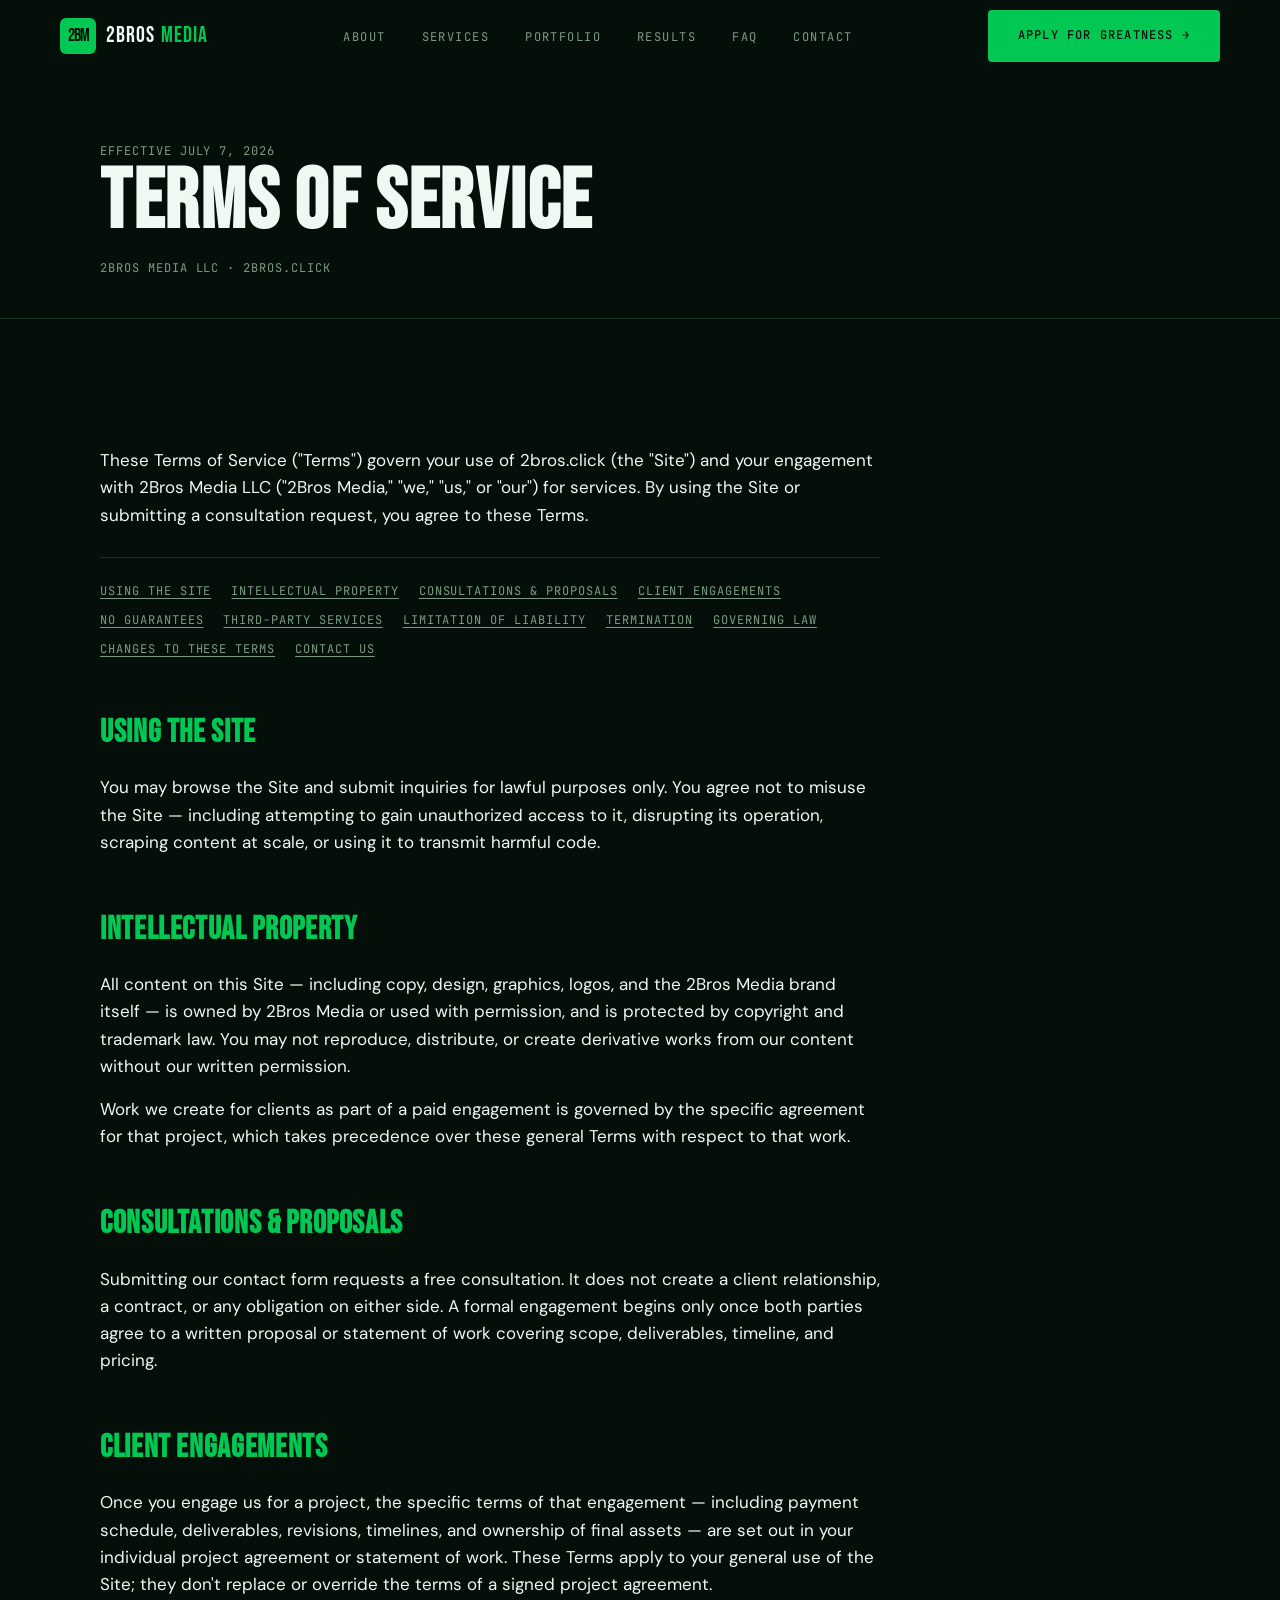
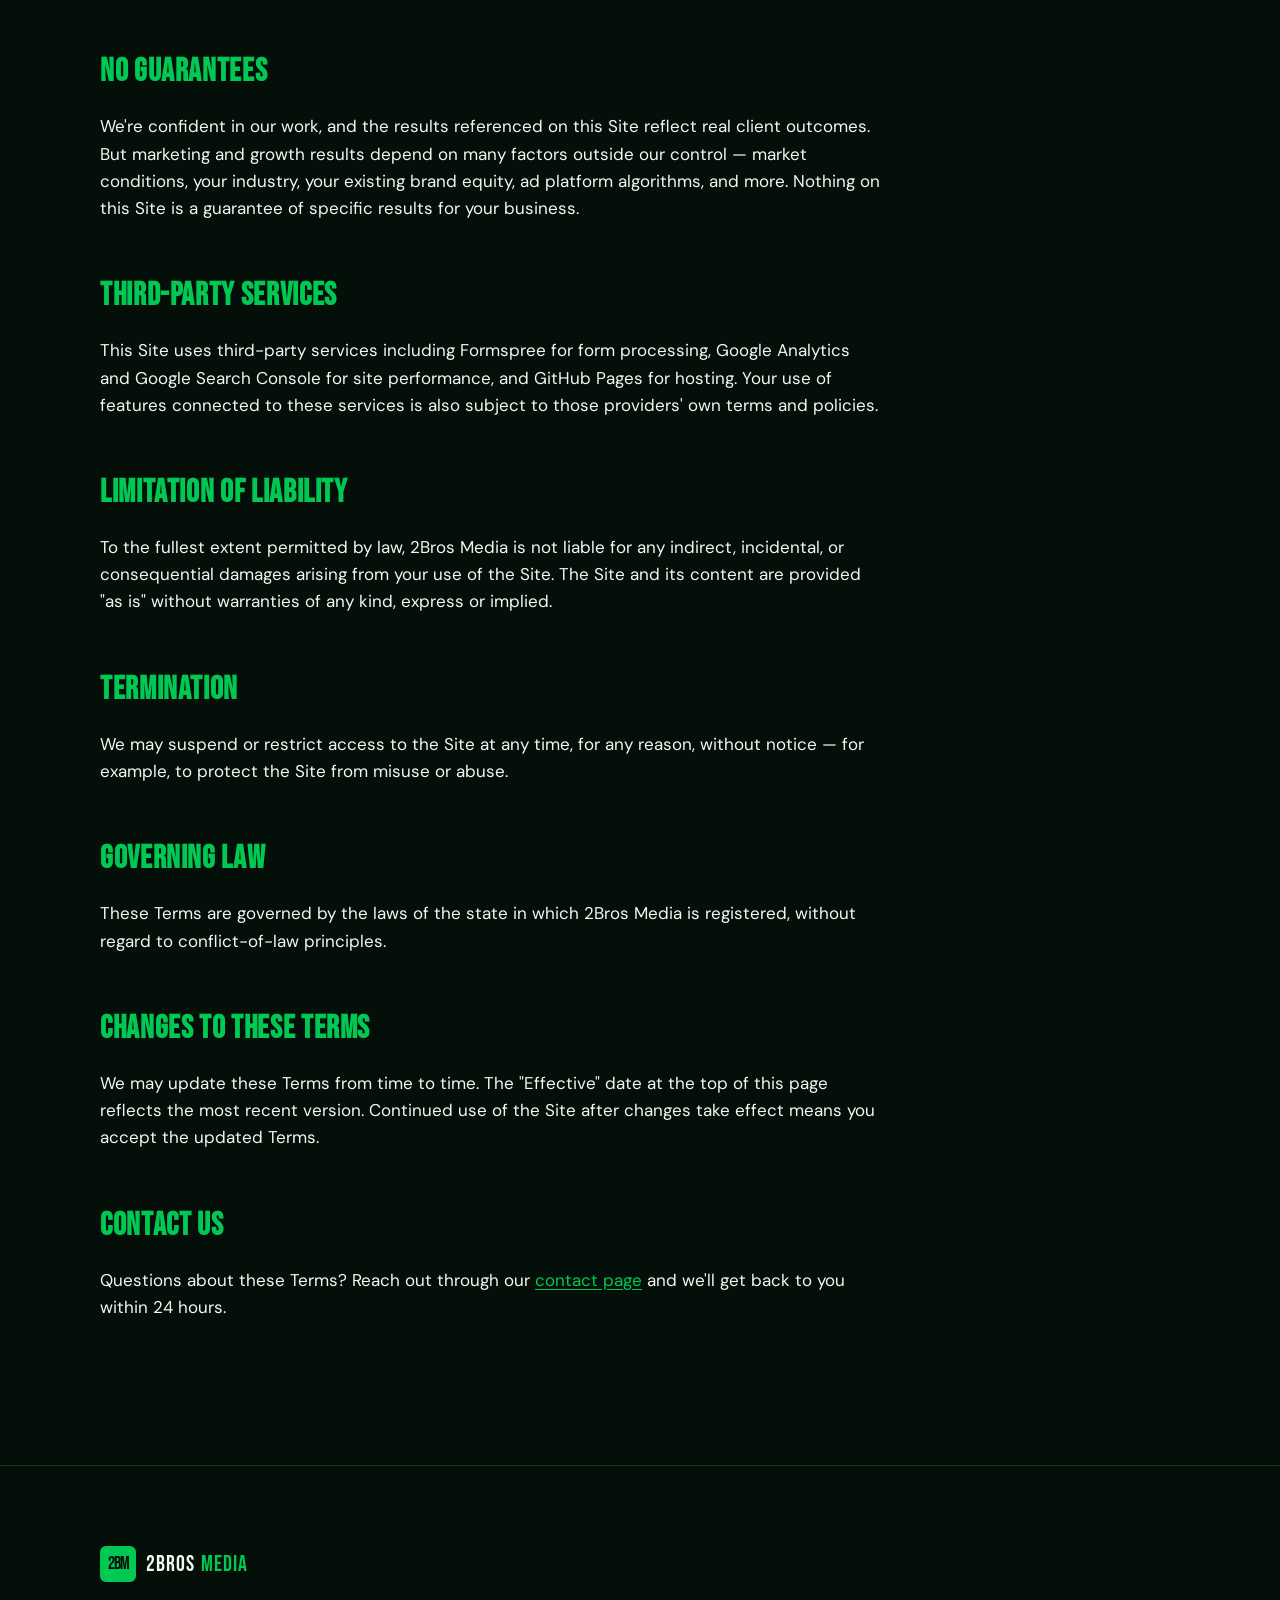
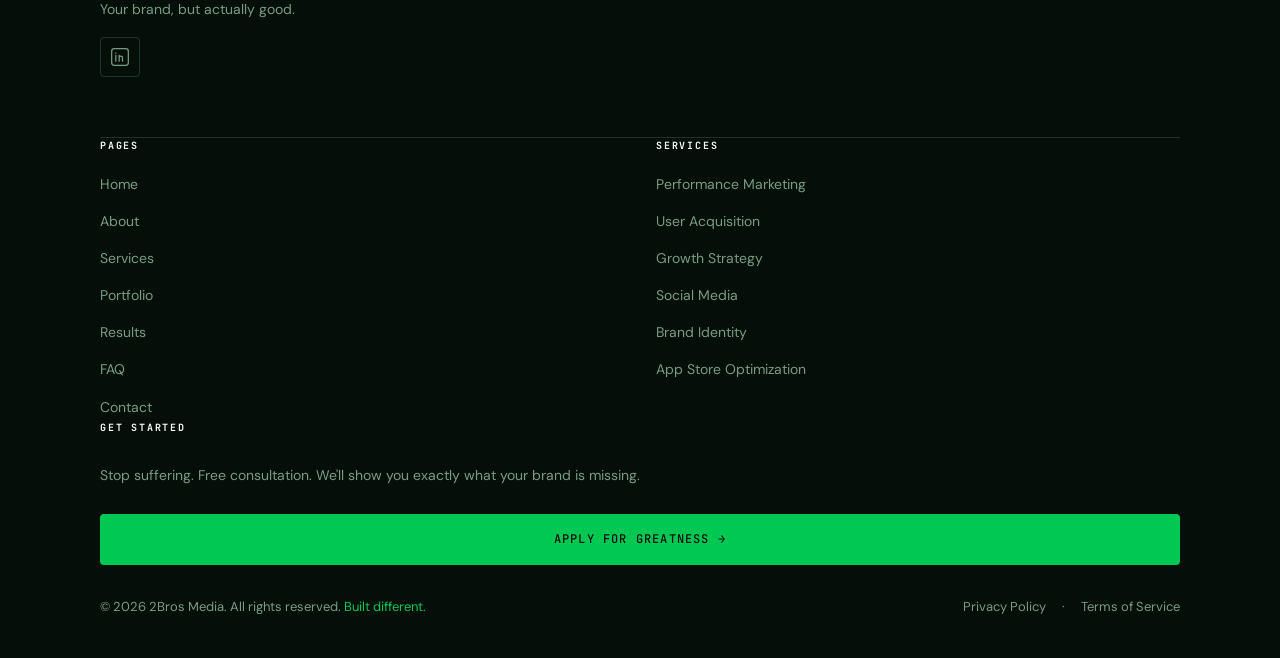
<file: terms/index.html>
<!DOCTYPE html>
<html lang="en">
<head>
  <!-- ============================================================
       PRIMARY META TAGS
  ============================================================ -->
  <meta charset="UTF-8">
  <meta name="viewport" content="width=device-width, initial-scale=1.0">
  <title>Terms of Service | 2Bros Media</title>
  <meta name="description" content="The terms that govern your use of the 2Bros Media website and our engagement process for client projects.">
  <meta name="keywords" content="2Bros Media terms of service, terms and conditions, website terms">
  <meta name="author" content="2Bros Media">
  <link rel="canonical" href="https://2bros.click/terms/">

  <!-- Open Graph -->
  <meta property="og:type" content="website">
  <meta property="og:url" content="https://2bros.click/terms/">
  <meta property="og:title" content="Terms of Service | 2Bros Media">
  <meta property="og:description" content="The terms that govern your use of the 2Bros Media website and our client engagements.">
  <meta property="og:image" content="https://2bros.click/assets/images/og-image.jpg">

  <!-- Twitter -->
  <meta name="twitter:card" content="summary_large_image">
  <meta name="twitter:site" content="@2brosmedia">
  <meta name="twitter:title" content="Terms of Service | 2Bros Media">
  <meta name="twitter:description" content="The terms that govern your use of the 2Bros Media website and our client engagements.">
  <meta name="twitter:image" content="https://2bros.click/assets/images/og-image.jpg">

  <!-- Favicons -->
  <link rel="icon" type="image/svg+xml" href="/assets/images/favicon.svg">
  <link rel="icon" type="image/x-icon" href="/favicon.ico">
  <link rel="icon" type="image/png" sizes="32x32" href="/assets/images/favicon-32x32.png">
  <link rel="apple-touch-icon" href="/assets/images/apple-touch-icon.png">

  <!-- Google Fonts -->
  <link rel="preconnect" href="https://fonts.googleapis.com">
  <link rel="preconnect" href="https://fonts.gstatic.com" crossorigin>
  <link href="https://fonts.googleapis.com/css2?family=Bebas+Neue&family=DM+Sans:ital,opsz,wght@0,9..40,300;0,9..40,400;0,9..40,500;0,9..40,600;1,9..40,400&family=JetBrains+Mono:wght@400;500&display=swap" rel="stylesheet">

  <!-- ============================================================
       CRITICAL ABOVE-THE-FOLD CSS
  ============================================================ -->
  <style>
    *, *::before, *::after { box-sizing: border-box; margin: 0; padding: 0; }
    html { scroll-behavior: smooth; }
    body {
      background: var(--color-bg);
      color: var(--color-white);
      font-family: var(--font-body);
      font-size: 17px;
      line-height: 1.6;
      overflow-x: hidden;
    }
    img { display: block; max-width: 100%; }
    a { color: inherit; text-decoration: none; }
    ul { list-style: none; }
    button { cursor: pointer; border: none; background: none; font: inherit; }
    :root {
      --color-bg:          #050f0a;
      --color-surface:     #0a1f13;
      --color-surface-2:   #0f2b1a;
      --color-emerald:     #00c853;
      --color-emerald-dim: #00a844;
      --color-gold:        #ffd700;
      --color-white:       #f0f8f2;
      --color-muted:       #7a9b82;
      --color-border:      #1a3524;
      --color-danger:      #ff3b30;
      --font-display: 'Bebas Neue', 'Impact', sans-serif;
      --font-body:    'DM Sans', 'Helvetica Neue', sans-serif;
      --font-mono:    'JetBrains Mono', monospace;
      --nav-h:        72px;
      --section-pad:  clamp(80px, 10vw, 140px);
      --container:    1200px;
      --gutter:       clamp(20px, 5vw, 60px);
      --radius:       4px;
      --radius-lg:    12px;
    }
    .nav {
      position: fixed; top: 0; left: 0; right: 0;
      z-index: 1000; height: var(--nav-h);
      display: flex; align-items: center; padding: 0 var(--gutter);
      transition: background .3s, backdrop-filter .3s, border-bottom .3s;
    }
    .nav.scrolled {
      background: rgba(5,15,10,0.92);
      backdrop-filter: blur(12px); -webkit-backdrop-filter: blur(12px);
      border-bottom: 1px solid var(--color-border);
    }
    .nav-inner {
      width: 100%; max-width: var(--container); margin: 0 auto;
      display: flex; align-items: center; justify-content: space-between; gap: 24px;
    }
    .nav-logo { display: flex; align-items: center; gap: 10px; flex-shrink: 0; }
    .nav-logo-mark {
      width: 36px; height: 36px; background: var(--color-emerald); border-radius: 6px;
      display: flex; align-items: center; justify-content: center;
      font-family: var(--font-display); font-size: 18px; color: var(--color-bg); letter-spacing: -1px;
    }
    .nav-logo-text { font-family: var(--font-display); font-size: 22px; letter-spacing: .05em; color: var(--color-white); }
    .nav-logo-text span { color: var(--color-emerald); }
    .nav-links { display: flex; align-items: center; gap: 36px; }
    .nav-links a {
      font-family: var(--font-mono); font-size: 12px; letter-spacing: .12em;
      text-transform: uppercase; color: var(--color-muted); transition: color .2s;
    }
    .nav-links a:hover, .nav-links a.active { color: var(--color-white); }
    .nav-cta { display: flex; align-items: center; gap: 16px; }
  </style>

  <link rel="stylesheet" href="/assets/css/main.css">

  <!-- ============================================================
       LEGAL PAGE CONTENT STYLES
  ============================================================ -->
  <style>
    .legal-hero {
      padding: calc(var(--nav-h) + 64px) 0 40px;
      border-bottom: 1px solid var(--color-border);
    }
    .legal-hero-headline {
      font-family: var(--font-display);
      font-size: clamp(40px, 7vw, 84px);
      line-height: 0.95;
      text-transform: uppercase;
      letter-spacing: 0.02em;
      margin-bottom: 16px;
    }
    .legal-hero-meta {
      font-family: var(--font-mono);
      font-size: 12px;
      letter-spacing: 0.08em;
      color: var(--color-muted);
      text-transform: uppercase;
    }
    .legal-content { max-width: 780px; }
    .legal-content h2 {
      font-family: var(--font-display);
      font-size: clamp(24px, 3vw, 32px);
      text-transform: uppercase;
      letter-spacing: 0.02em;
      color: var(--color-emerald);
      margin: 48px 0 16px;
    }
    .legal-content h2:first-child { margin-top: 0; }
    .legal-content p { color: var(--color-white); margin-bottom: 16px; }
    .legal-content p.muted { color: var(--color-muted); }
    .legal-content ul { margin: 0 0 16px; padding-left: 0; }
    .legal-content ul li {
      position: relative;
      padding-left: 24px;
      margin-bottom: 10px;
      color: var(--color-white);
    }
    .legal-content ul li::before {
      content: "→";
      position: absolute;
      left: 0;
      color: var(--color-emerald);
      font-family: var(--font-mono);
    }
    .legal-content a { color: var(--color-emerald); text-decoration: underline; text-underline-offset: 3px; }
    .legal-content strong { color: var(--color-white); }
    .legal-toc {
      display: flex;
      flex-wrap: wrap;
      gap: 10px 20px;
      margin-top: 28px;
      padding-top: 24px;
      border-top: 1px solid var(--color-border);
    }
    .legal-toc a {
      font-family: var(--font-mono);
      font-size: 12px;
      letter-spacing: 0.08em;
      text-transform: uppercase;
      color: var(--color-muted);
    }
    .legal-toc a:hover { color: var(--color-emerald); }
  </style>

<!-- Google tag (gtag.js) -->
<script async src="https://www.googletagmanager.com/gtag/js?id=G-SQSV4N3N9W"></script>
<script>
  window.dataLayer = window.dataLayer || [];
  function gtag(){dataLayer.push(arguments);}
  gtag('js', new Date());
  gtag('config', 'G-SQSV4N3N9W');
</script>
</head>

<body>

<!-- ============================================================
     NAVIGATION
============================================================ -->
<nav class="nav" id="main-nav" role="navigation" aria-label="Main navigation">
  <div class="nav-inner">
    <a href="/" class="nav-logo" aria-label="2Bros Media — Home">
      <div class="nav-logo-mark" aria-hidden="true">2BM</div>
      <span class="nav-logo-text">2BROS <span>MEDIA</span></span>
    </a>
    <ul class="nav-links" role="list">
      <li><a href="/about/">About</a></li>
      <li><a href="/services/">Services</a></li>
      <li><a href="/portfolio/">Portfolio</a></li>
      <li><a href="/results/">Results</a></li>
      <li><a href="/faq/">FAQ</a></li>
      <li><a href="/contact/">Contact</a></li>
    </ul>
    <div class="nav-cta">
      <a href="/contact/" class="btn btn-primary" id="nav-cta-desktop" style="display:none">Apply For Greatness →</a>
      <button class="hamburger" id="hamburger" aria-label="Open menu" aria-expanded="false" aria-controls="mobile-menu">
        <span class="hamburger-line"></span>
        <span class="hamburger-line"></span>
        <span class="hamburger-line"></span>
      </button>
    </div>
  </div>
</nav>

<!-- Mobile Menu -->
<div class="mobile-menu" id="mobile-menu" role="dialog" aria-modal="true" aria-label="Mobile navigation">
  <button class="mobile-menu-close" id="mobile-close" aria-label="Close menu">✕</button>
  <nav>
    <ul class="mobile-menu-links" role="list">
      <li><a href="/">Home</a></li>
      <li><a href="/about/">About</a></li>
      <li><a href="/services/">Services</a></li>
      <li><a href="/portfolio/">Portfolio</a></li>
      <li><a href="/results/">Results</a></li>
      <li><a href="/faq/">FAQ</a></li>
    </ul>
    <a href="/contact/" class="btn btn-primary mobile-menu-cta">Apply For Greatness →</a>
  </nav>
</div>

<!-- ============================================================
     LEGAL HERO
============================================================ -->
<section class="legal-hero">
  <div class="container">
    <span class="legal-hero-meta">Effective July 7, 2026</span>
    <h1 class="legal-hero-headline">Terms of Service</h1>
    <p class="legal-hero-meta" style="margin-top:8px">2Bros Media LLC · 2bros.click</p>
  </div>
</section>

<!-- ============================================================
     LEGAL CONTENT
============================================================ -->
<section class="section-pad">
  <div class="container">
    <div class="legal-content">

      <p>These Terms of Service ("Terms") govern your use of 2bros.click (the "Site") and your engagement with 2Bros Media LLC ("2Bros Media," "we," "us," or "our") for services. By using the Site or submitting a consultation request, you agree to these Terms.</p>

      <div class="legal-toc">
        <a href="#using-the-site">Using the Site</a>
        <a href="#intellectual-property">Intellectual Property</a>
        <a href="#consultations">Consultations &amp; Proposals</a>
        <a href="#client-engagements">Client Engagements</a>
        <a href="#no-guarantees">No Guarantees</a>
        <a href="#third-party">Third-Party Services</a>
        <a href="#liability">Limitation of Liability</a>
        <a href="#termination">Termination</a>
        <a href="#governing-law">Governing Law</a>
        <a href="#changes">Changes to These Terms</a>
        <a href="#contact">Contact Us</a>
      </div>

      <h2 id="using-the-site">Using the Site</h2>
      <p>You may browse the Site and submit inquiries for lawful purposes only. You agree not to misuse the Site — including attempting to gain unauthorized access to it, disrupting its operation, scraping content at scale, or using it to transmit harmful code.</p>

      <h2 id="intellectual-property">Intellectual Property</h2>
      <p>All content on this Site — including copy, design, graphics, logos, and the 2Bros Media brand itself — is owned by 2Bros Media or used with permission, and is protected by copyright and trademark law. You may not reproduce, distribute, or create derivative works from our content without our written permission.</p>
      <p>Work we create for clients as part of a paid engagement is governed by the specific agreement for that project, which takes precedence over these general Terms with respect to that work.</p>

      <h2 id="consultations">Consultations &amp; Proposals</h2>
      <p>Submitting our contact form requests a free consultation. It does not create a client relationship, a contract, or any obligation on either side. A formal engagement begins only once both parties agree to a written proposal or statement of work covering scope, deliverables, timeline, and pricing.</p>

      <h2 id="client-engagements">Client Engagements</h2>
      <p>Once you engage us for a project, the specific terms of that engagement — including payment schedule, deliverables, revisions, timelines, and ownership of final assets — are set out in your individual project agreement or statement of work. These Terms apply to your general use of the Site; they don't replace or override the terms of a signed project agreement.</p>

      <h2 id="no-guarantees">No Guarantees</h2>
      <p>We're confident in our work, and the results referenced on this Site reflect real client outcomes. But marketing and growth results depend on many factors outside our control — market conditions, your industry, your existing brand equity, ad platform algorithms, and more. Nothing on this Site is a guarantee of specific results for your business.</p>

      <h2 id="third-party">Third-Party Services</h2>
      <p>This Site uses third-party services including Formspree for form processing, Google Analytics and Google Search Console for site performance, and GitHub Pages for hosting. Your use of features connected to these services is also subject to those providers' own terms and policies.</p>

      <h2 id="liability">Limitation of Liability</h2>
      <p>To the fullest extent permitted by law, 2Bros Media is not liable for any indirect, incidental, or consequential damages arising from your use of the Site. The Site and its content are provided "as is" without warranties of any kind, express or implied.</p>

      <h2 id="termination">Termination</h2>
      <p>We may suspend or restrict access to the Site at any time, for any reason, without notice — for example, to protect the Site from misuse or abuse.</p>

      <h2 id="governing-law">Governing Law</h2>
      <p>These Terms are governed by the laws of the state in which 2Bros Media is registered, without regard to conflict-of-law principles.</p>

      <h2 id="changes">Changes to These Terms</h2>
      <p>We may update these Terms from time to time. The "Effective" date at the top of this page reflects the most recent version. Continued use of the Site after changes take effect means you accept the updated Terms.</p>

      <h2 id="contact">Contact Us</h2>
      <p>Questions about these Terms? Reach out through our <a href="/contact/">contact page</a> and we'll get back to you within 24 hours.</p>

    </div>
  </div>
</section>

<!-- ============================================================
     FOOTER
============================================================ -->
<footer class="footer">
  <div class="container footer-inner">
    <div class="footer-top">
      <div class="footer-brand">
        <a href="/" class="nav-logo" aria-label="2Bros Media — Home">
          <div class="nav-logo-mark" aria-hidden="true">2BM</div>
          <span class="nav-logo-text">2BROS <span>MEDIA</span></span>
        </a>
        <p class="footer-tagline">Your brand, but actually good.</p>
        <a href="https://linkedin.com/company/2brosmedia" class="footer-social" target="_blank" rel="noopener noreferrer" aria-label="LinkedIn"><svg width="20" height="20" viewBox="0 0 24 24" fill="none" aria-hidden="true"><rect x="2" y="2" width="20" height="20" rx="3" stroke="currentColor" stroke-width="1.5" fill="none"/><path d="M7 10v7M7 7v.5" stroke="currentColor" stroke-width="1.5" stroke-linecap="round"/><path d="M11 17v-4c0-1.5 1-2 2-2s2 .5 2 2v4M11 10v7" stroke="currentColor" stroke-width="1.5" stroke-linecap="round"/></svg></a>
      </div>
    </div>
    <nav class="footer-nav" aria-label="Footer navigation">
      <div class="footer-nav-col">
        <h4 class="footer-nav-heading">Pages</h4>
        <ul role="list">
          <li><a href="/">Home</a></li>
          <li><a href="/about/">About</a></li>
          <li><a href="/services/">Services</a></li>
          <li><a href="/portfolio/">Portfolio</a></li>
          <li><a href="/results/">Results</a></li>
          <li><a href="/faq/">FAQ</a></li>
          <li><a href="/contact/">Contact</a></li>
        </ul>
      </div>
      <div class="footer-nav-col">
        <h4 class="footer-nav-heading">Services</h4>
        <ul role="list">
          <li><a href="/services/#performance-marketing">Performance Marketing</a></li>
          <li><a href="/services/#user-acquisition">User Acquisition</a></li>
          <li><a href="/services/#growth-strategy">Growth Strategy</a></li>
          <li><a href="/services/#social-media">Social Media</a></li>
          <li><a href="/services/#brand-identity">Brand Identity</a></li>
          <li><a href="/services/#aso">App Store Optimization</a></li>
        </ul>
      </div>
    </nav>
    <div class="footer-cta-col">
      <h4 class="footer-nav-heading">Get Started</h4>
      <p class="footer-cta-text">Stop suffering. Free consultation. We'll show you exactly what your brand is missing.</p>
      <a href="/contact/" class="btn btn-primary" style="margin-top:16px">Apply For Greatness →</a>
    </div>
    <div class="footer-bottom">
      <p class="footer-copy">© 2026 2Bros Media. All rights reserved. <span class="footer-built">Built different.</span></p>
      <div class="footer-legal">
        <a href="/privacy/">Privacy Policy</a>
        <span aria-hidden="true">·</span>
        <a href="/terms/">Terms of Service</a>
      </div>
    </div>
  </div>
</footer>

<!-- ============================================================
     JAVASCRIPT
============================================================ -->
<script>
  // ---- STICKY NAV ----
  (function() {
    const nav = document.getElementById('main-nav');
    const cta = document.getElementById('nav-cta-desktop');
    let ticking = false;
    function onScroll() {
      if (!ticking) {
        requestAnimationFrame(() => {
          const past = window.scrollY > 50;
          nav.classList.toggle('scrolled', past);
          if (cta) cta.style.display = past ? 'inline-flex' : 'none';
          ticking = false;
        });
        ticking = true;
      }
    }
    window.addEventListener('scroll', onScroll, { passive: true });
    onScroll();
  })();

  // ---- MOBILE MENU ----
  (function() {
    const hamburger  = document.getElementById('hamburger');
    const mobileMenu = document.getElementById('mobile-menu');
    const closeBtn   = document.getElementById('mobile-close');
    const open  = () => { mobileMenu.classList.add('open');    hamburger.setAttribute('aria-expanded','true');  document.body.style.overflow='hidden'; };
    const close = () => { mobileMenu.classList.remove('open'); hamburger.setAttribute('aria-expanded','false'); document.body.style.overflow=''; };
    hamburger?.addEventListener('click', open);
    closeBtn?.addEventListener('click', close);
    mobileMenu?.addEventListener('click', e => { if (e.target === mobileMenu) close(); });
    document.addEventListener('keydown', e => { if (e.key === 'Escape') close(); });
  })();
</script>

<script defer src="/assets/js/tracking.js"></script>
</body>
</html>
</file>
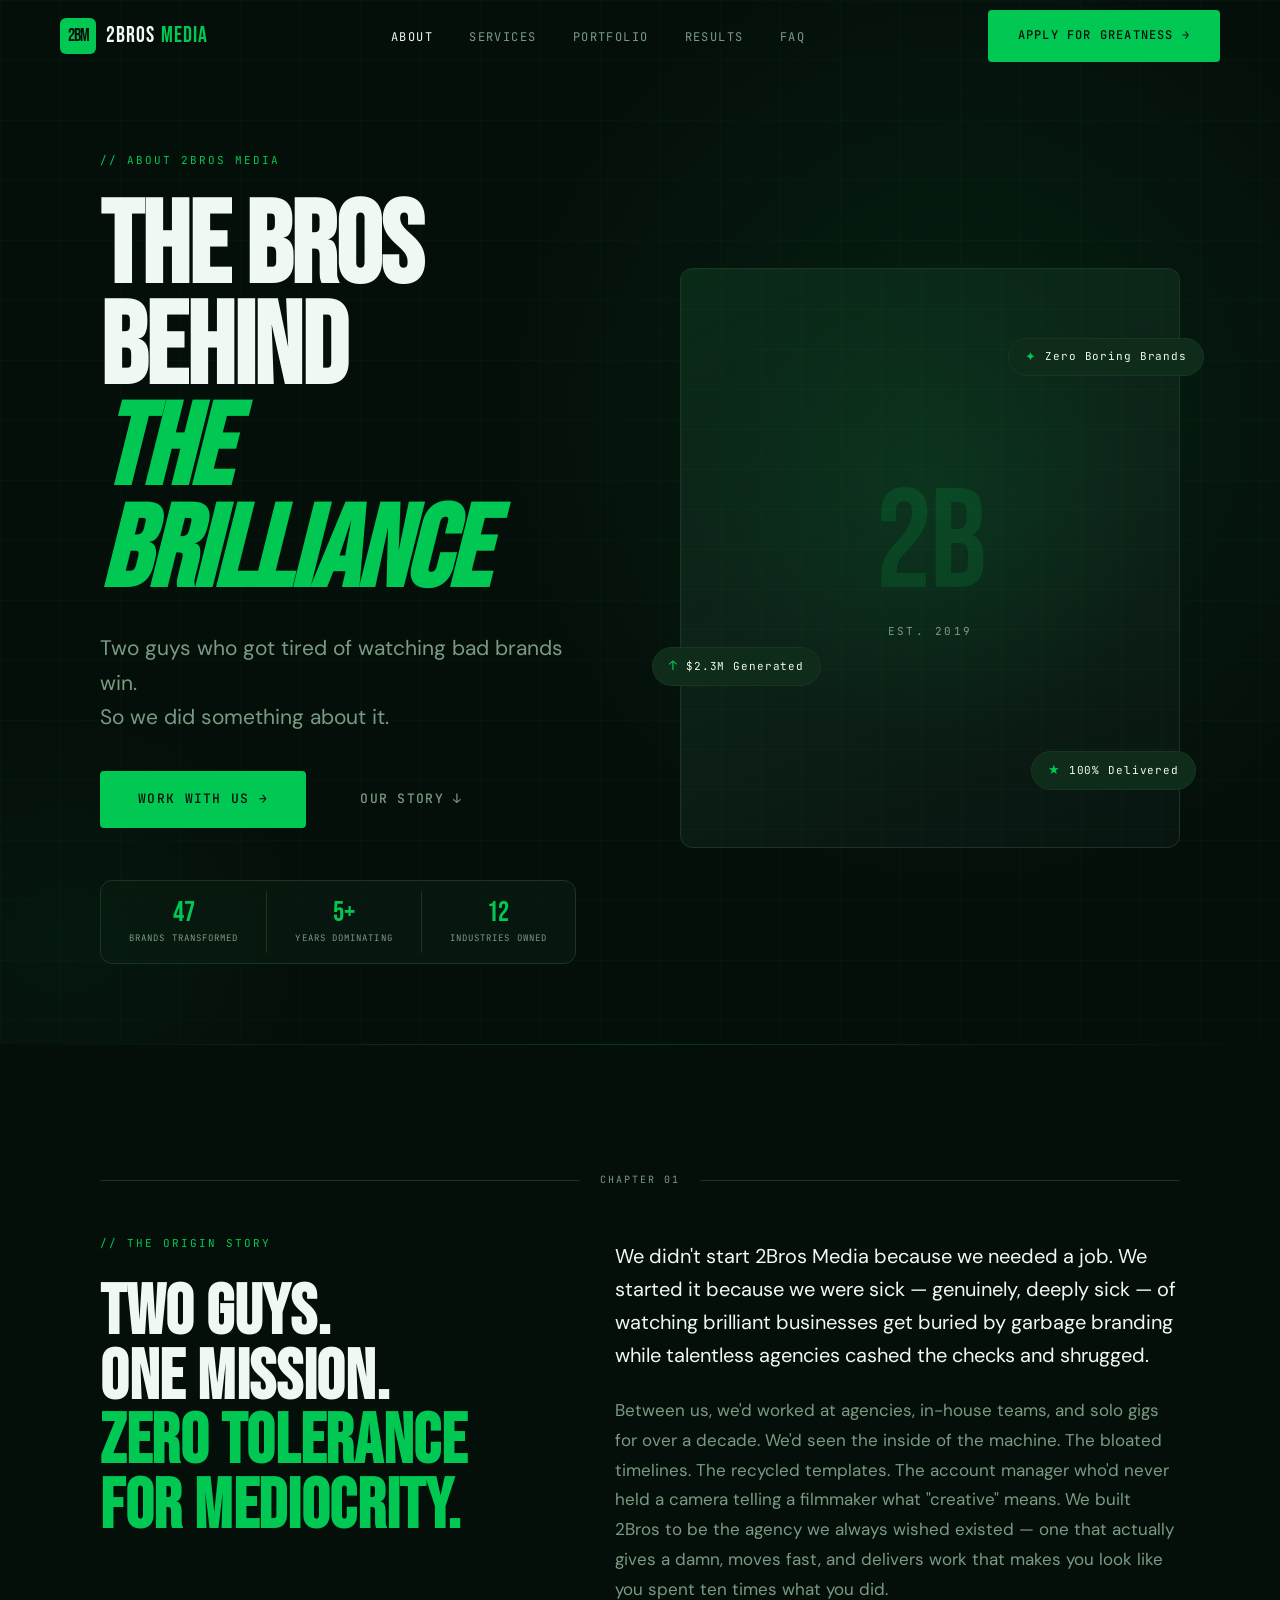
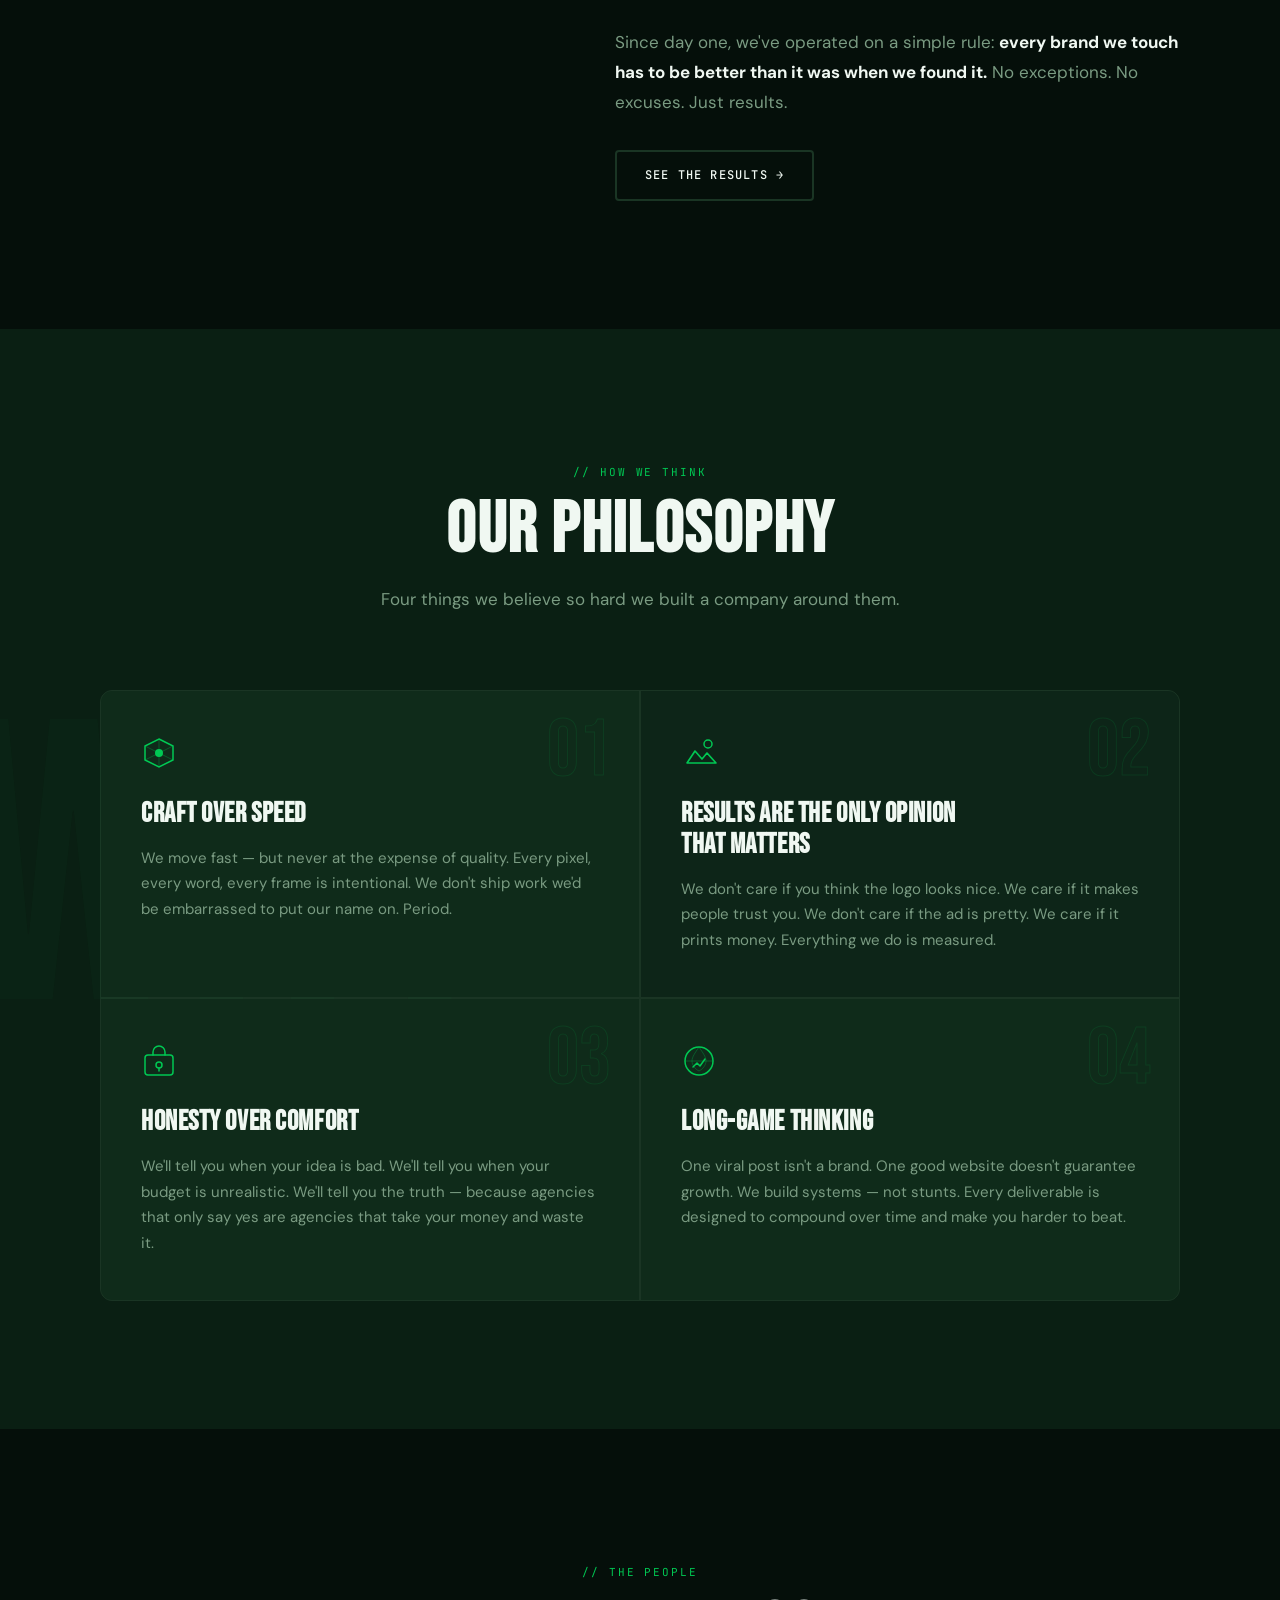
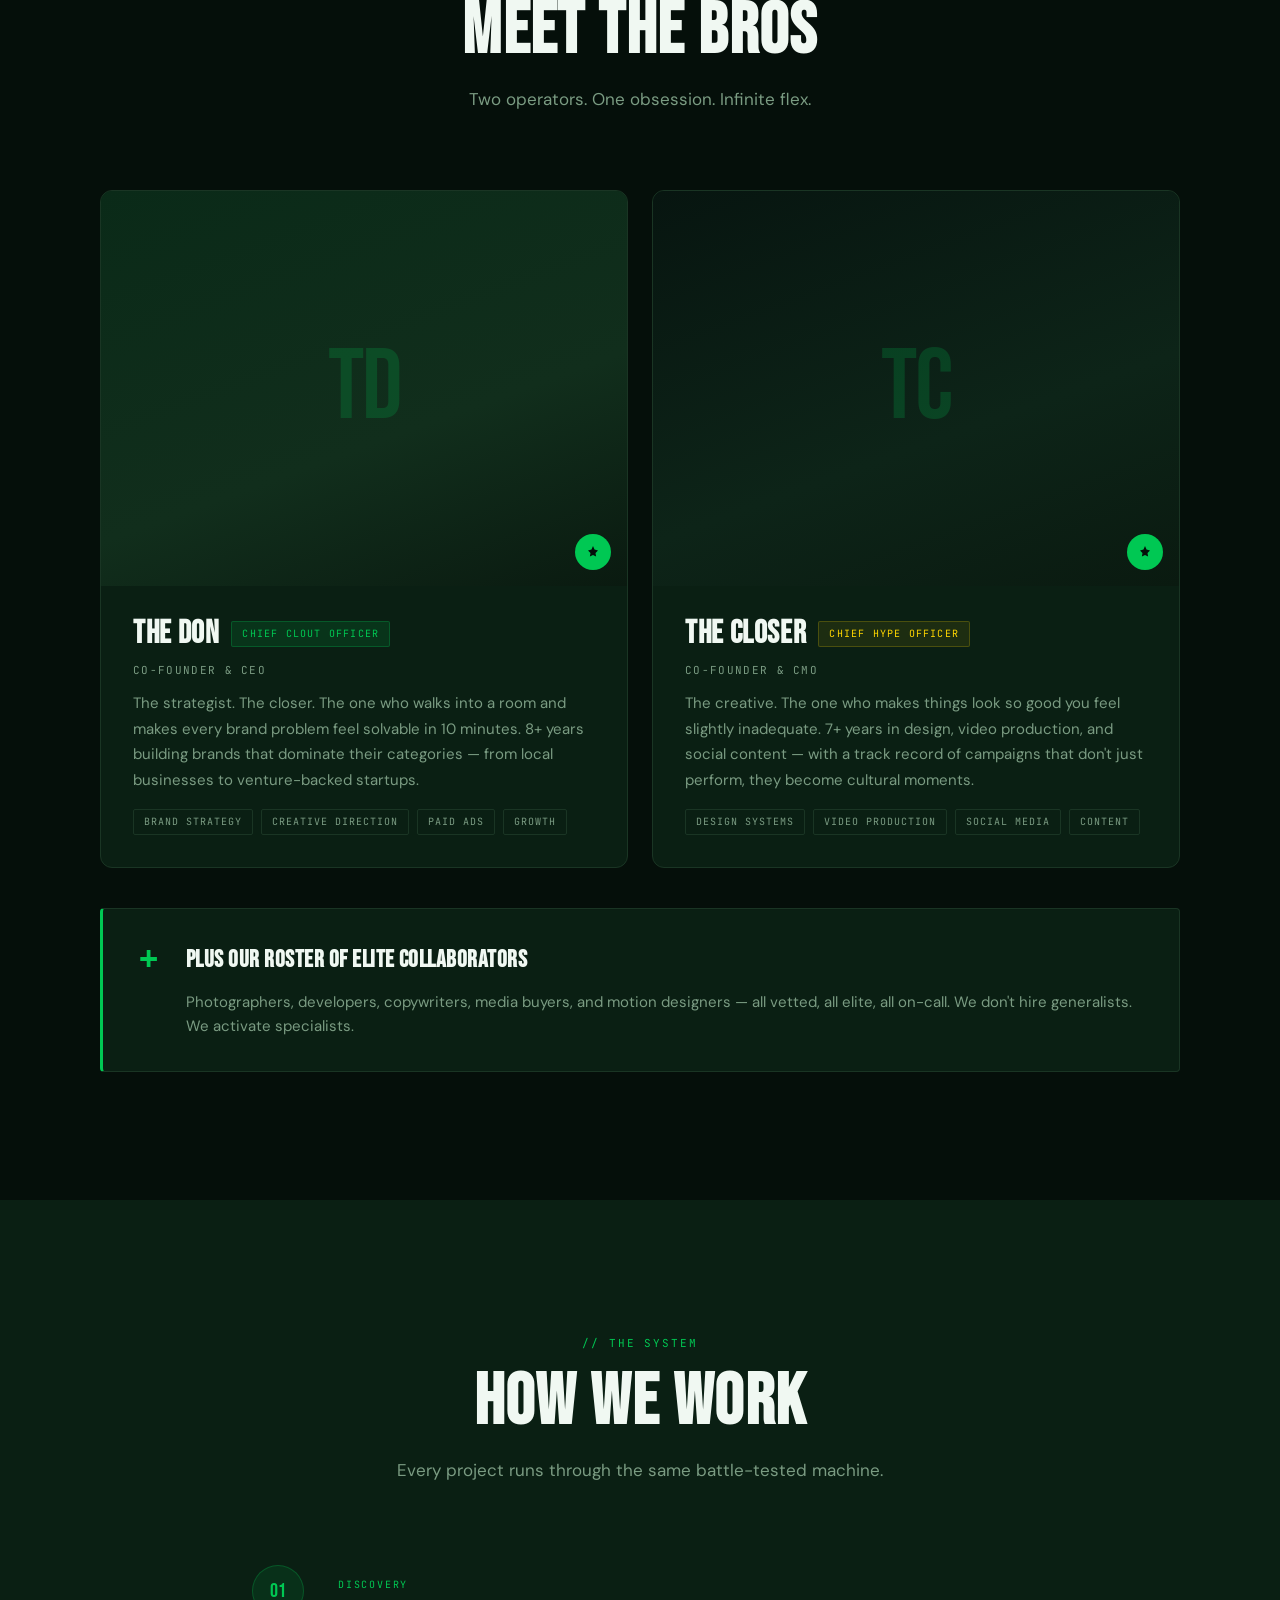
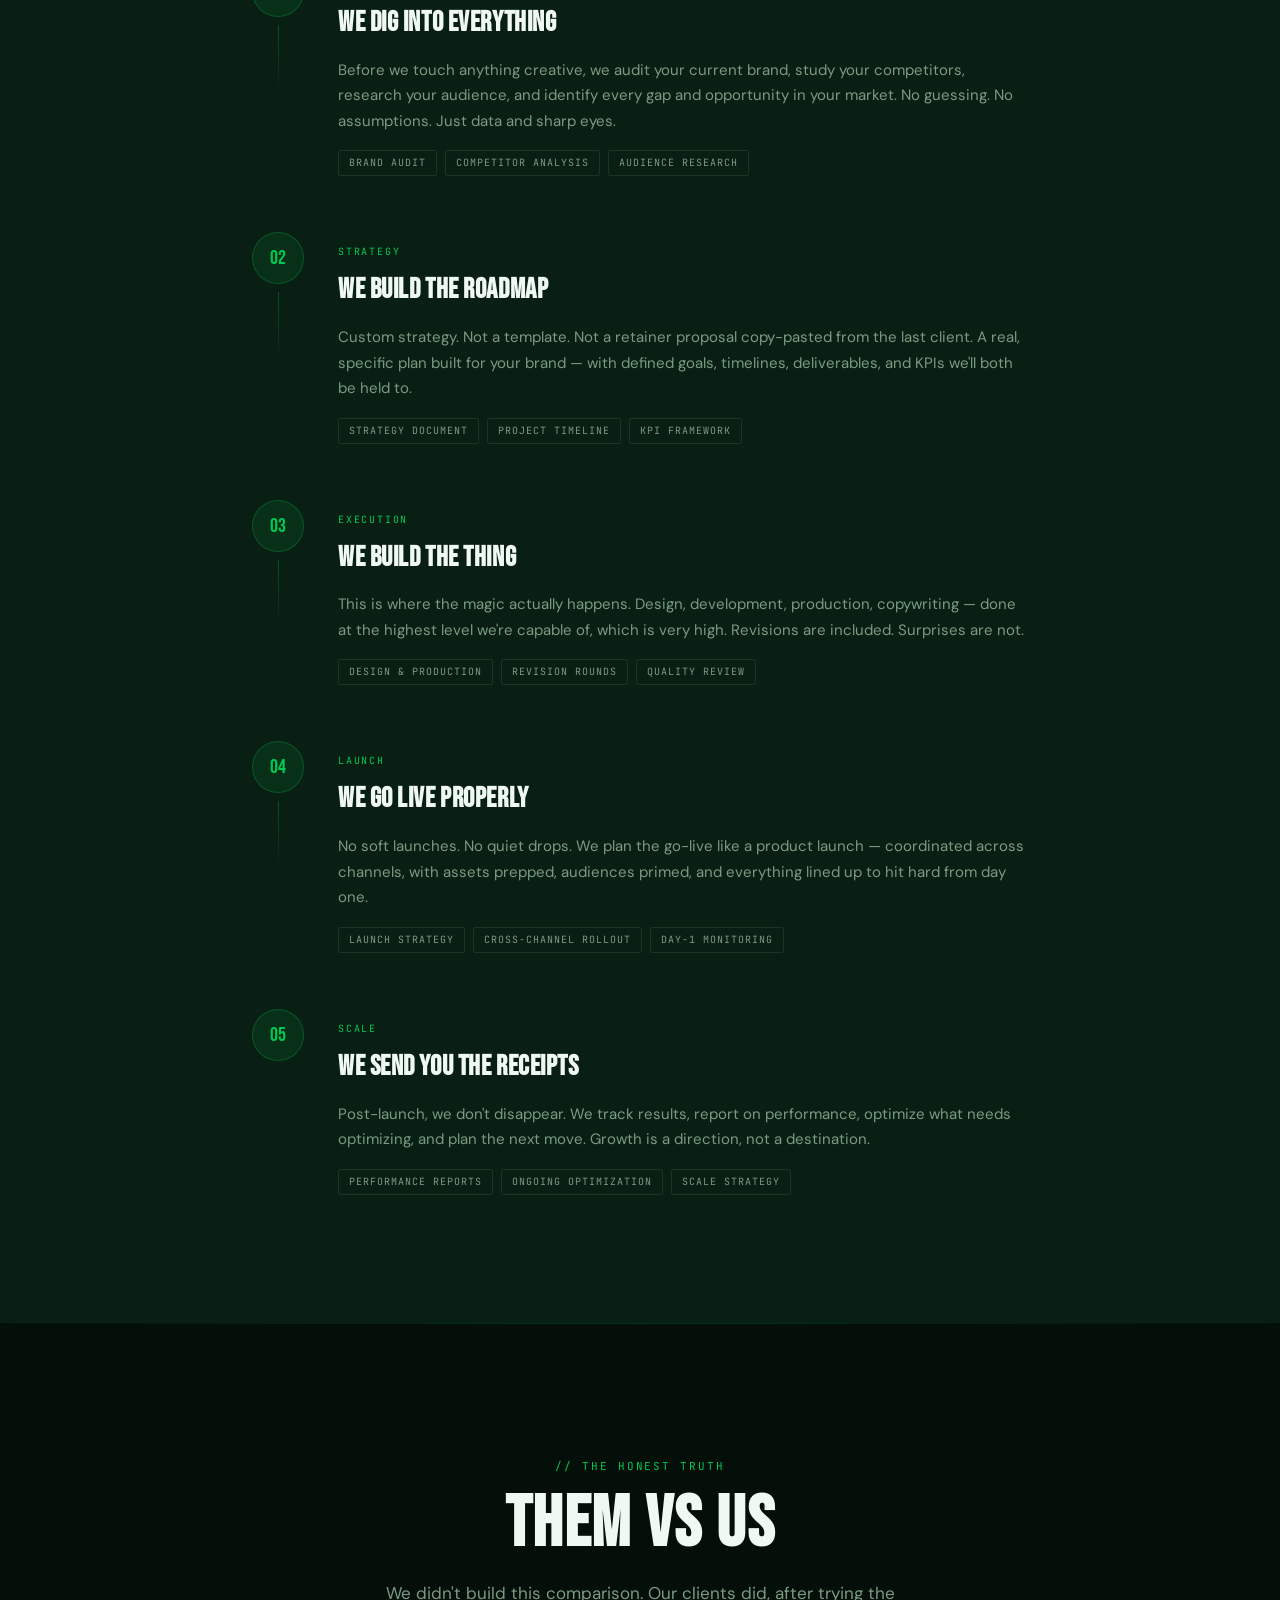
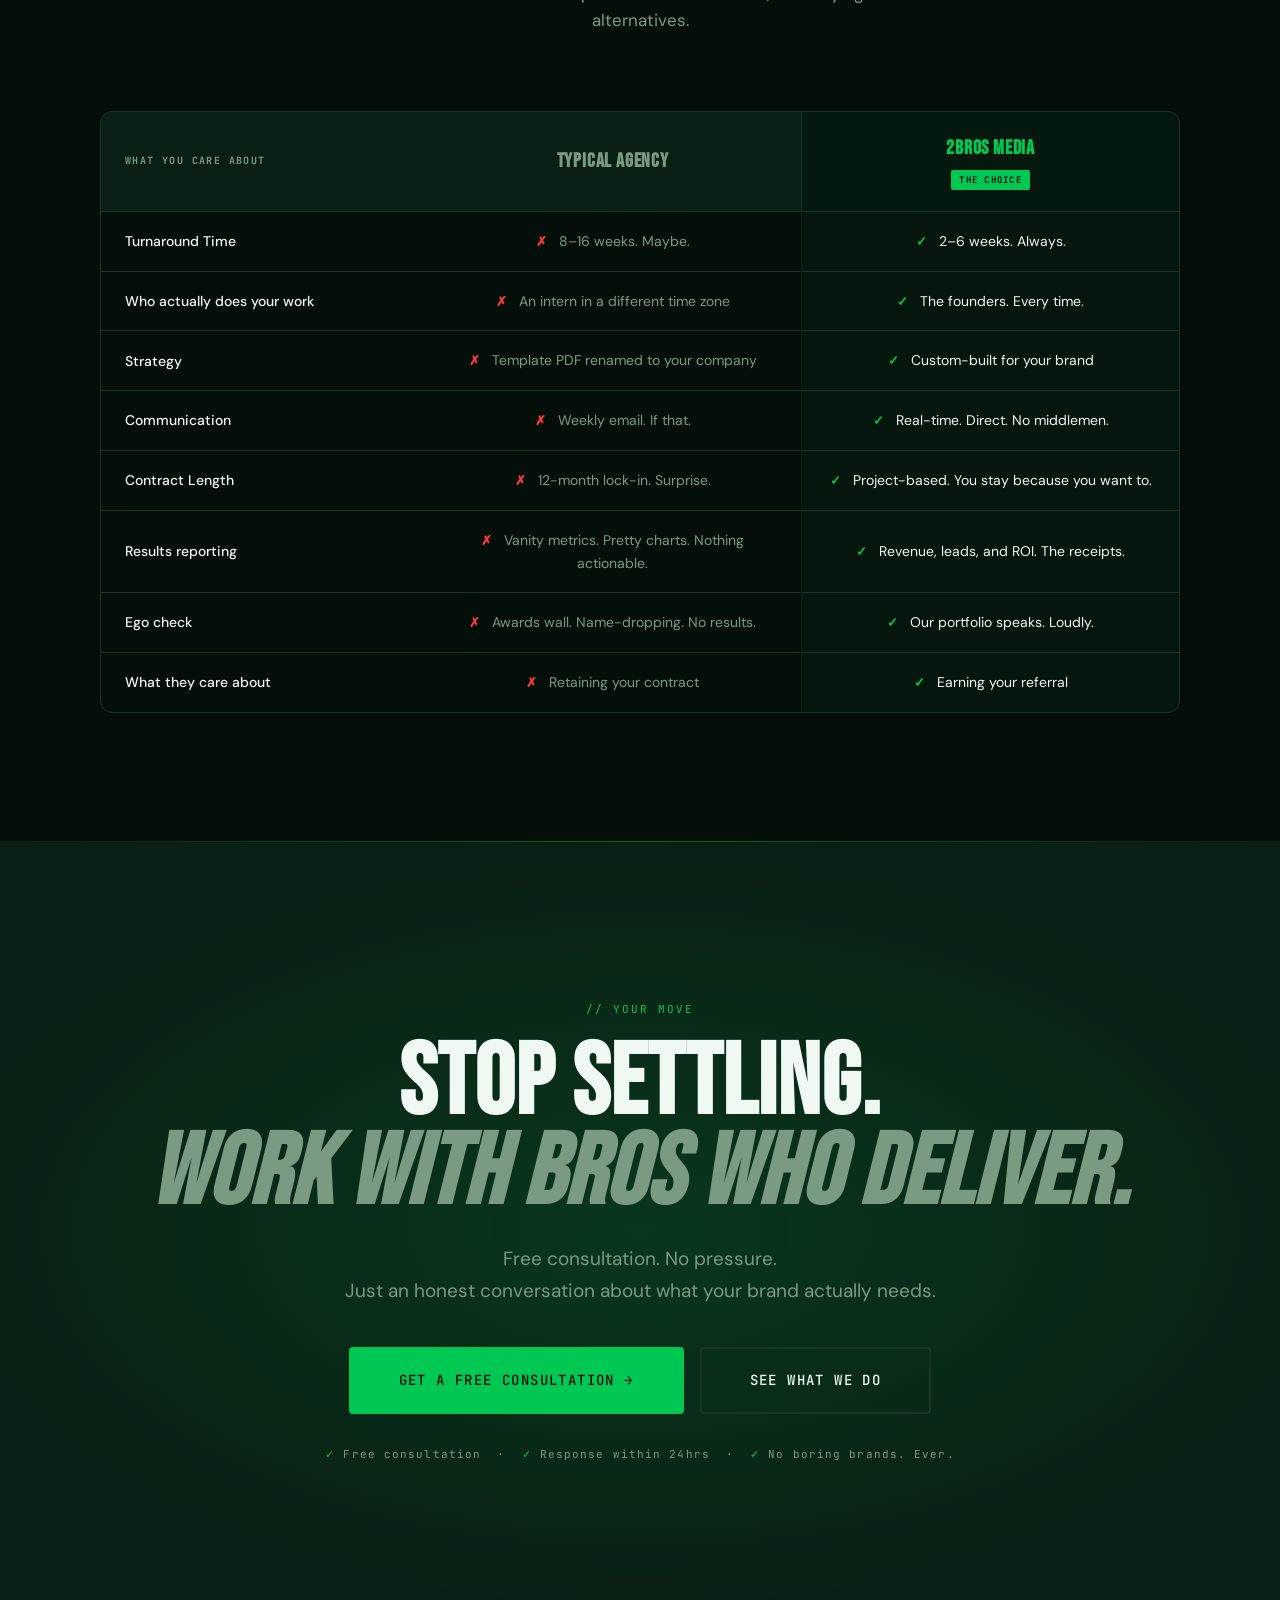
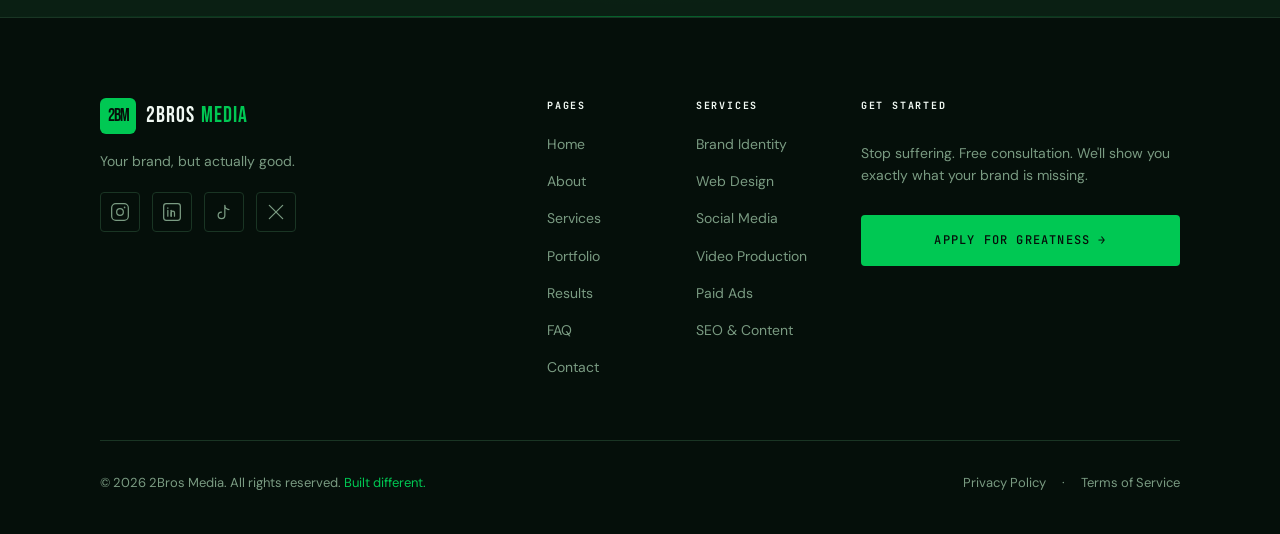
<file: about.html>
<!DOCTYPE html>
<html lang="en">
<head>
  <!-- ============================================================
       PRIMARY META TAGS
  ============================================================ -->
  <meta charset="UTF-8">
  <meta name="viewport" content="width=device-width, initial-scale=1.0">
  <title>About Us | 2Bros Media — The Bros Behind the Brilliance</title>
  <meta name="description" content="Two guys who got tired of watching bad brands win. Meet the team behind 2Bros Media — a creative agency built on obsessive craft, zero corporate BS, and results that actually move the needle.">
  <meta name="keywords" content="2Bros Media about, creative agency team, branding agency founders, media agency story, who is 2Bros Media">
  <meta name="author" content="2Bros Media">
  <link rel="canonical" href="https://2bros.click/about.html">

  <!-- Open Graph -->
  <meta property="og:type" content="website">
  <meta property="og:url" content="https://2bros.click/about.html">
  <meta property="og:title" content="About Us | 2Bros Media — The Bros Behind the Brilliance">
  <meta property="og:description" content="Two guys who got tired of watching bad brands win. Meet the team at 2Bros Media.">
  <meta property="og:image" content="https://2bros.click/assets/images/og-image.jpg">

  <!-- Twitter -->
  <meta name="twitter:card" content="summary_large_image">
  <meta name="twitter:site" content="@2brosmedia">
  <meta name="twitter:title" content="About Us | 2Bros Media — The Bros Behind the Brilliance">
  <meta name="twitter:description" content="Two guys who got tired of watching bad brands win. Meet the team at 2Bros Media.">
  <meta name="twitter:image" content="https://2bros.click/assets/images/og-image.jpg">

  <!-- Favicons -->
  <link rel="icon" type="image/x-icon" href="/favicon.ico">
  <link rel="icon" type="image/png" sizes="32x32" href="/assets/images/favicon-32x32.png">
  <link rel="apple-touch-icon" href="/assets/images/apple-touch-icon.png">

  <!-- Structured Data -->
  <script type="application/ld+json">
  {
    "@context": "https://schema.org",
    "@type": "AboutPage",
    "name": "About 2Bros Media",
    "description": "Learn about the team and philosophy behind 2Bros Media, a creative agency specializing in branding, web design, and social media.",
    "url": "https://2bros.click/about.html",
    "mainEntity": {
      "@type": "Organization",
      "name": "2Bros Media",
      "url": "https://2bros.click",
      "logo": "https://2bros.click/assets/images/logo.svg"
    }
  }
  </script>

  <!-- Google Fonts -->
  <link rel="preconnect" href="https://fonts.googleapis.com">
  <link rel="preconnect" href="https://fonts.gstatic.com" crossorigin>
  <link href="https://fonts.googleapis.com/css2?family=Bebas+Neue&family=DM+Sans:ital,opsz,wght@0,9..40,300;0,9..40,400;0,9..40,500;0,9..40,600;1,9..40,400&family=JetBrains+Mono:wght@400;500&display=swap" rel="stylesheet">

  <!-- ============================================================
       CRITICAL ABOVE-THE-FOLD CSS
  ============================================================ -->
  <style>
    *, *::before, *::after { box-sizing: border-box; margin: 0; padding: 0; }
    html { scroll-behavior: smooth; }
    body {
      background: var(--color-bg);
      color: var(--color-white);
      font-family: var(--font-body);
      font-size: 17px;
      line-height: 1.6;
      overflow-x: hidden;
    }
    img { display: block; max-width: 100%; }
    a { color: inherit; text-decoration: none; }
    ul { list-style: none; }
    button { cursor: pointer; border: none; background: none; font: inherit; }

    :root {
      --color-bg:          #050f0a;
      --color-surface:     #0a1f13;
      --color-surface-2:   #0f2b1a;
      --color-emerald:     #00c853;
      --color-emerald-dim: #00a844;
      --color-gold:        #ffd700;
      --color-white:       #f0f8f2;
      --color-muted:       #7a9b82;
      --color-border:      #1a3524;
      --color-danger:      #ff3b30;
      --font-display: 'Bebas Neue', 'Impact', sans-serif;
      --font-body:    'DM Sans', 'Helvetica Neue', sans-serif;
      --font-mono:    'JetBrains Mono', monospace;
      --nav-h:        72px;
      --section-pad:  clamp(80px, 10vw, 140px);
      --container:    1200px;
      --gutter:       clamp(20px, 5vw, 60px);
      --radius:       4px;
      --radius-lg:    12px;
    }

    /* NAV — critical */
    .nav {
      position: fixed;
      top: 0; left: 0; right: 0;
      z-index: 1000;
      height: var(--nav-h);
      display: flex;
      align-items: center;
      padding: 0 var(--gutter);
      transition: background 0.3s ease, backdrop-filter 0.3s ease, border-bottom 0.3s ease;
    }
    .nav.scrolled {
      background: rgba(5, 15, 10, 0.92);
      backdrop-filter: blur(12px);
      -webkit-backdrop-filter: blur(12px);
      border-bottom: 1px solid var(--color-border);
    }
    .nav-inner {
      width: 100%;
      max-width: var(--container);
      margin: 0 auto;
      display: flex;
      align-items: center;
      justify-content: space-between;
      gap: 24px;
    }
    .nav-logo {
      display: flex;
      align-items: center;
      gap: 10px;
      flex-shrink: 0;
    }
    .nav-logo-mark {
      width: 36px;
      height: 36px;
      background: var(--color-emerald);
      border-radius: 6px;
      display: flex;
      align-items: center;
      justify-content: center;
      font-family: var(--font-display);
      font-size: 18px;
      color: var(--color-bg);
      letter-spacing: -1px;
    }
    .nav-logo-text {
      font-family: var(--font-display);
      font-size: 22px;
      letter-spacing: 0.05em;
      color: var(--color-white);
    }
    .nav-logo-text span { color: var(--color-emerald); }
    .nav-links {
      display: flex;
      align-items: center;
      gap: 36px;
    }
    .nav-links a {
      font-family: var(--font-mono);
      font-size: 12px;
      letter-spacing: 0.12em;
      text-transform: uppercase;
      color: var(--color-muted);
      transition: color 0.2s;
    }
    .nav-links a:hover,
    .nav-links a.active { color: var(--color-white); }
    .nav-cta { display: flex; align-items: center; gap: 16px; }

    /* PAGE HERO */
    .page-hero {
      position: relative;
      min-height: 92vh;
      display: flex;
      align-items: center;
      overflow: hidden;
      padding-top: var(--nav-h);
    }
    .page-hero-bg {
      position: absolute;
      inset: 0;
      background:
        radial-gradient(ellipse 55% 70% at 75% 40%, rgba(0,200,83,0.10) 0%, transparent 65%),
        radial-gradient(ellipse 35% 40% at 5% 90%, rgba(0,200,83,0.05) 0%, transparent 55%),
        var(--color-bg);
    }
    .page-hero-grid {
      position: absolute;
      inset: 0;
      background-image:
        linear-gradient(rgba(0,200,83,0.03) 1px, transparent 1px),
        linear-gradient(90deg, rgba(0,200,83,0.03) 1px, transparent 1px);
      background-size: 60px 60px;
    }
  </style>

  <link rel="stylesheet" href="assets/css/main.css">
  <link rel="stylesheet" href="assets/css/about.css">
</head>

<body>

<!-- ============================================================
     NAVIGATION
============================================================ -->
<nav class="nav" id="main-nav" role="navigation" aria-label="Main navigation">
  <div class="nav-inner">
    <a href="index.html" class="nav-logo" aria-label="2Bros Media — Home">
      <div class="nav-logo-mark" aria-hidden="true">2BM</div>
      <span class="nav-logo-text">2BROS <span>MEDIA</span></span>
    </a>
    <ul class="nav-links" role="list">
      <li><a href="about.html" class="active" aria-current="page">About</a></li>
      <li><a href="services.html">Services</a></li>
      <li><a href="portfolio.html">Portfolio</a></li>
      <li><a href="results.html">Results</a></li>
      <li><a href="faq.html">FAQ</a></li>
    </ul>
    <div class="nav-cta">
      <a href="contact.html" class="btn btn-primary" id="nav-cta-desktop" style="display:none">Apply For Greatness →</a>
      <button class="hamburger" id="hamburger" aria-label="Open menu" aria-expanded="false" aria-controls="mobile-menu">
        <span class="hamburger-line"></span>
        <span class="hamburger-line"></span>
        <span class="hamburger-line"></span>
      </button>
    </div>
  </div>
</nav>

<!-- Mobile Menu -->
<div class="mobile-menu" id="mobile-menu" role="dialog" aria-modal="true" aria-label="Mobile navigation">
  <button class="mobile-menu-close" id="mobile-close" aria-label="Close menu">✕</button>
  <nav>
    <ul class="mobile-menu-links" role="list">
      <li><a href="index.html">Home</a></li>
      <li><a href="about.html" class="active">About</a></li>
      <li><a href="services.html">Services</a></li>
      <li><a href="portfolio.html">Portfolio</a></li>
      <li><a href="results.html">Results</a></li>
      <li><a href="faq.html">FAQ</a></li>
    </ul>
    <a href="contact.html" class="btn btn-primary mobile-menu-cta">Apply For Greatness →</a>
  </nav>
</div>


<!-- ============================================================
     PAGE HERO — SPLIT LAYOUT
============================================================ -->
<section class="page-hero" id="hero" aria-labelledby="about-hero-headline">
  <div class="page-hero-bg" aria-hidden="true"></div>
  <div class="page-hero-grid" aria-hidden="true"></div>

  <div class="container about-hero-layout">

    <!-- Left: Text -->
    <div class="about-hero-text">
      <span class="section-tag" data-animate="fadeUp">// ABOUT 2BROS MEDIA</span>

      <h1 class="about-hero-headline" id="about-hero-headline" data-animate="fadeUp" data-animate-delay="80">
        THE BROS<br>
        BEHIND<br>
        <em class="about-hero-em">THE BRILLIANCE</em>
      </h1>

      <p class="about-hero-sub" data-animate="fadeUp" data-animate-delay="180">
        Two guys who got tired of watching bad brands win.<br>
        So we did something about it.
      </p>

      <div class="about-hero-actions" data-animate="fadeUp" data-animate-delay="280">
        <a href="contact.html" class="btn btn-primary btn-lg">Work With Us →</a>
        <a href="#our-story" class="btn btn-ghost btn-lg">Our Story ↓</a>
      </div>

      <!-- Quick credentials -->
      <div class="about-hero-creds" data-animate="fadeUp" data-animate-delay="360">
        <div class="about-cred">
          <span class="about-cred-num" data-counter="47">0</span>
          <span class="about-cred-label">Brands Transformed</span>
        </div>
        <div class="about-cred-divider" aria-hidden="true"></div>
        <div class="about-cred">
          <span class="about-cred-num"><span data-counter="5">0</span>+</span>
          <span class="about-cred-label">Years Dominating</span>
        </div>
        <div class="about-cred-divider" aria-hidden="true"></div>
        <div class="about-cred">
          <span class="about-cred-num"><span data-counter="12">0</span></span>
          <span class="about-cred-label">Industries Owned</span>
        </div>
      </div>
    </div>

    <!-- Right: Visual block -->
    <div class="about-hero-visual" data-animate="fadeUp" data-animate-delay="160" aria-hidden="true">
      <div class="about-hero-img-frame">
        <div class="about-hero-img-placeholder" role="img" aria-label="The 2Bros Media team photo placeholder">
          <div class="about-hero-img-inner">
            <span class="about-hero-img-label">2B</span>
            <span class="about-hero-img-sub">EST. 2019</span>
          </div>
        </div>
        <!-- Floating tags -->
        <div class="about-float-tag about-float-tag--1">
          <span class="about-float-icon" aria-hidden="true">✦</span>
          <span>Zero Boring Brands</span>
        </div>
        <div class="about-float-tag about-float-tag--2">
          <span class="about-float-icon" aria-hidden="true">↑</span>
          <span>$2.3M Generated</span>
        </div>
        <div class="about-float-tag about-float-tag--3">
          <span class="about-float-icon" aria-hidden="true">★</span>
          <span>100% Delivered</span>
        </div>
      </div>
    </div>

  </div><!-- /about-hero-layout -->
</section>


<!-- ============================================================
     ORIGIN STORY
============================================================ -->
<section class="origin-section section-pad" id="our-story" aria-labelledby="origin-headline">
  <div class="container">

    <div class="origin-layout">

      <!-- Chapter marker -->
      <div class="origin-marker" data-animate="fadeUp" aria-hidden="true">
        <span class="origin-marker-line"></span>
        <span class="origin-marker-label">CHAPTER 01</span>
        <span class="origin-marker-line"></span>
      </div>

      <div class="origin-content">
        <span class="section-tag" data-animate="fadeUp">// THE ORIGIN STORY</span>
        <h2 class="origin-headline" id="origin-headline" data-animate="fadeUp" data-animate-delay="80">
          TWO GUYS.<br>ONE MISSION.<br>
          <span class="origin-headline-accent">ZERO TOLERANCE<br>FOR MEDIOCRITY.</span>
        </h2>
      </div>

      <div class="origin-body" data-animate="fadeUp" data-animate-delay="120">
        <p class="origin-p origin-p--lead">
          We didn't start 2Bros Media because we needed a job. We started it because we were sick — genuinely, deeply sick — of watching brilliant businesses get buried by garbage branding while talentless agencies cashed the checks and shrugged.
        </p>
        <p class="origin-p">
          Between us, we'd worked at agencies, in-house teams, and solo gigs for over a decade. We'd seen the inside of the machine. The bloated timelines. The recycled templates. The account manager who'd never held a camera telling a filmmaker what "creative" means. We built 2Bros to be the agency we always wished existed — one that actually gives a damn, moves fast, and delivers work that makes you look like you spent ten times what you did.
        </p>
        <p class="origin-p">
          Since day one, we've operated on a simple rule: <strong>every brand we touch has to be better than it was when we found it.</strong> No exceptions. No excuses. Just results.
        </p>
        <a href="results.html" class="btn btn-outline" style="margin-top: 8px;">See the Results →</a>
      </div>

    </div>

  </div>
</section>


<!-- ============================================================
     PHILOSOPHY — CORE BELIEFS
============================================================ -->
<section class="philosophy-section section-pad" aria-labelledby="philosophy-headline">
  <div class="container">

    <div class="section-header" data-animate="fadeUp">
      <span class="section-tag">// HOW WE THINK</span>
      <h2 class="section-headline" id="philosophy-headline">OUR PHILOSOPHY</h2>
      <p class="section-sub">Four things we believe so hard we built a company around them.</p>
    </div>

    <div class="philosophy-grid" data-stagger>

      <div class="philosophy-card" data-animate="fadeUp">
        <div class="philosophy-card-num" aria-hidden="true">01</div>
        <div class="philosophy-card-icon" aria-hidden="true">
          <svg width="36" height="36" viewBox="0 0 36 36" fill="none">
            <path d="M18 4L32 11V25L18 32L4 25V11L18 4Z" stroke="currentColor" stroke-width="1.5" fill="none"/>
            <path d="M18 4V32M4 11L32 25M32 11L4 25" stroke="currentColor" stroke-width="1" opacity="0.3"/>
            <circle cx="18" cy="18" r="4" fill="currentColor"/>
          </svg>
        </div>
        <h3 class="philosophy-card-title">Craft Over Speed</h3>
        <p class="philosophy-card-desc">We move fast — but never at the expense of quality. Every pixel, every word, every frame is intentional. We don't ship work we'd be embarrassed to put our name on. Period.</p>
      </div>

      <div class="philosophy-card philosophy-card--featured" data-animate="fadeUp">
        <div class="philosophy-card-num" aria-hidden="true">02</div>
        <div class="philosophy-card-icon" aria-hidden="true">
          <svg width="36" height="36" viewBox="0 0 36 36" fill="none">
            <path d="M6 28L14 16l7 8 5-6 9 10H6z" stroke="currentColor" stroke-width="1.5" stroke-linejoin="round" fill="none"/>
            <path d="M6 28L14 16l7 8 5-6 9 10" stroke="currentColor" stroke-width="1.5" stroke-linejoin="round" opacity="0.3" fill="none"/>
            <circle cx="27" cy="9" r="4" stroke="currentColor" stroke-width="1.5" fill="none"/>
          </svg>
        </div>
        <h3 class="philosophy-card-title">Results Are the Only Opinion That Matters</h3>
        <p class="philosophy-card-desc">We don't care if you think the logo looks nice. We care if it makes people trust you. We don't care if the ad is pretty. We care if it prints money. Everything we do is measured.</p>
      </div>

      <div class="philosophy-card" data-animate="fadeUp">
        <div class="philosophy-card-num" aria-hidden="true">03</div>
        <div class="philosophy-card-icon" aria-hidden="true">
          <svg width="36" height="36" viewBox="0 0 36 36" fill="none">
            <rect x="4" y="12" width="28" height="20" rx="3" stroke="currentColor" stroke-width="1.5" fill="none"/>
            <path d="M12 12V9a6 6 0 0 1 12 0v3" stroke="currentColor" stroke-width="1.5" stroke-linecap="round"/>
            <circle cx="18" cy="22" r="3" stroke="currentColor" stroke-width="1.5" fill="none"/>
            <path d="M18 25v3" stroke="currentColor" stroke-width="1.5" stroke-linecap="round"/>
          </svg>
        </div>
        <h3 class="philosophy-card-title">Honesty Over Comfort</h3>
        <p class="philosophy-card-desc">We'll tell you when your idea is bad. We'll tell you when your budget is unrealistic. We'll tell you the truth — because agencies that only say yes are agencies that take your money and waste it.</p>
      </div>

      <div class="philosophy-card" data-animate="fadeUp">
        <div class="philosophy-card-num" aria-hidden="true">04</div>
        <div class="philosophy-card-icon" aria-hidden="true">
          <svg width="36" height="36" viewBox="0 0 36 36" fill="none">
            <path d="M18 4c-7.7 0-14 6.3-14 14s6.3 14 14 14 14-6.3 14-14S25.7 4 18 4z" stroke="currentColor" stroke-width="1.5" fill="none"/>
            <path d="M18 4C14 10 11 14 11 18s3 8 7 10M18 4c4 6 7 10 7 14s-3 8-7 10" stroke="currentColor" stroke-width="1" opacity="0.3"/>
            <path d="M4 18h28" stroke="currentColor" stroke-width="1" opacity="0.3"/>
            <path d="M12 24l4-4 3 3 5-7" stroke="currentColor" stroke-width="1.5" stroke-linecap="round" stroke-linejoin="round"/>
          </svg>
        </div>
        <h3 class="philosophy-card-title">Long-Game Thinking</h3>
        <p class="philosophy-card-desc">One viral post isn't a brand. One good website doesn't guarantee growth. We build systems — not stunts. Every deliverable is designed to compound over time and make you harder to beat.</p>
      </div>

    </div><!-- /philosophy-grid -->

  </div>
</section>


<!-- ============================================================
     MEET THE TEAM
============================================================ -->
<section class="team-section section-pad" aria-labelledby="team-headline">
  <div class="container">

    <div class="section-header" data-animate="fadeUp">
      <span class="section-tag">// THE PEOPLE</span>
      <h2 class="section-headline" id="team-headline">MEET THE BROS</h2>
      <p class="section-sub">Two operators. One obsession. Infinite flex.</p>
    </div>

    <div class="team-grid" data-stagger>

      <!-- Team Member 1 -->
      <article class="team-card" data-animate="fadeUp" aria-label="Team member: The Don">
        <div class="team-card-img-wrap">
          <div class="team-card-img"
               role="img"
               aria-label="The Don — Co-Founder and CEO of 2Bros Media profile photo placeholder"
               style="background: linear-gradient(160deg, #0a2a18 0%, #112e1c 60%, #0a1a10 100%);">
            <span class="team-card-initials" aria-hidden="true">TD</span>
          </div>
          <div class="team-card-badge" aria-hidden="true">
            <svg width="16" height="16" viewBox="0 0 16 16" fill="none">
              <path d="M8 2l1.5 3.5L13 6.5l-2.5 2.5.6 3.5L8 11l-3.1 1.5.6-3.5L3 6.5l3.5-1L8 2z" fill="currentColor"/>
            </svg>
          </div>
        </div>
        <div class="team-card-body">
          <div class="team-card-header">
            <h3 class="team-card-name">The Don</h3>
            <span class="team-card-title-badge">Chief Clout Officer</span>
          </div>
          <p class="team-card-role">Co-Founder &amp; CEO</p>
          <p class="team-card-bio">The strategist. The closer. The one who walks into a room and makes every brand problem feel solvable in 10 minutes. 8+ years building brands that dominate their categories — from local businesses to venture-backed startups.</p>
          <div class="team-card-skills">
            <span class="team-skill-tag">Brand Strategy</span>
            <span class="team-skill-tag">Creative Direction</span>
            <span class="team-skill-tag">Paid Ads</span>
            <span class="team-skill-tag">Growth</span>
          </div>
        </div>
      </article>

      <!-- Team Member 2 -->
      <article class="team-card" data-animate="fadeUp" data-animate-delay="120" aria-label="Team member: The Closer">
        <div class="team-card-img-wrap">
          <div class="team-card-img"
               role="img"
               aria-label="The Closer — Co-Founder and CMO of 2Bros Media profile photo placeholder"
               style="background: linear-gradient(160deg, #071510 0%, #0d2418 60%, #0a1a10 100%);">
            <span class="team-card-initials" aria-hidden="true">TC</span>
          </div>
          <div class="team-card-badge" aria-hidden="true">
            <svg width="16" height="16" viewBox="0 0 16 16" fill="none">
              <path d="M8 2l1.5 3.5L13 6.5l-2.5 2.5.6 3.5L8 11l-3.1 1.5.6-3.5L3 6.5l3.5-1L8 2z" fill="currentColor"/>
            </svg>
          </div>
        </div>
        <div class="team-card-body">
          <div class="team-card-header">
            <h3 class="team-card-name">The Closer</h3>
            <span class="team-card-title-badge team-card-title-badge--gold">Chief Hype Officer</span>
          </div>
          <p class="team-card-role">Co-Founder &amp; CMO</p>
          <p class="team-card-bio">The creative. The one who makes things look so good you feel slightly inadequate. 7+ years in design, video production, and social content — with a track record of campaigns that don't just perform, they become cultural moments.</p>
          <div class="team-card-skills">
            <span class="team-skill-tag">Design Systems</span>
            <span class="team-skill-tag">Video Production</span>
            <span class="team-skill-tag">Social Media</span>
            <span class="team-skill-tag">Content</span>
          </div>
        </div>
      </article>

    </div><!-- /team-grid -->

    <!-- Extended team note -->
    <div class="team-extended" data-animate="fadeUp">
      <div class="team-extended-inner">
        <div class="team-extended-icon" aria-hidden="true">+</div>
        <div>
          <h3 class="team-extended-title">Plus Our Roster of Elite Collaborators</h3>
          <p class="team-extended-desc">Photographers, developers, copywriters, media buyers, and motion designers — all vetted, all elite, all on-call. We don't hire generalists. We activate specialists.</p>
        </div>
      </div>
    </div>

  </div>
</section>


<!-- ============================================================
     HOW WE WORK — PROCESS
============================================================ -->
<section class="process-detail-section section-pad" aria-labelledby="process-detail-headline">
  <div class="container">

    <div class="section-header" data-animate="fadeUp">
      <span class="section-tag">// THE SYSTEM</span>
      <h2 class="section-headline" id="process-detail-headline">HOW WE WORK</h2>
      <p class="section-sub">Every project runs through the same battle-tested machine.</p>
    </div>

    <div class="process-detail-track">

      <!-- Step 1 -->
      <div class="process-detail-step" data-animate="fadeUp">
        <div class="process-detail-left">
          <div class="process-detail-num" aria-hidden="true">01</div>
          <div class="process-detail-connector" aria-hidden="true"></div>
        </div>
        <div class="process-detail-content">
          <span class="process-detail-phase" aria-label="Phase 1">DISCOVERY</span>
          <h3 class="process-detail-title">We Dig Into Everything</h3>
          <p class="process-detail-desc">Before we touch anything creative, we audit your current brand, study your competitors, research your audience, and identify every gap and opportunity in your market. No guessing. No assumptions. Just data and sharp eyes.</p>
          <div class="process-detail-deliverables">
            <span class="process-detail-tag">Brand audit</span>
            <span class="process-detail-tag">Competitor analysis</span>
            <span class="process-detail-tag">Audience research</span>
          </div>
        </div>
      </div>

      <!-- Step 2 -->
      <div class="process-detail-step" data-animate="fadeUp" data-animate-delay="80">
        <div class="process-detail-left">
          <div class="process-detail-num" aria-hidden="true">02</div>
          <div class="process-detail-connector" aria-hidden="true"></div>
        </div>
        <div class="process-detail-content">
          <span class="process-detail-phase" aria-label="Phase 2">STRATEGY</span>
          <h3 class="process-detail-title">We Build the Roadmap</h3>
          <p class="process-detail-desc">Custom strategy. Not a template. Not a retainer proposal copy-pasted from the last client. A real, specific plan built for your brand — with defined goals, timelines, deliverables, and KPIs we'll both be held to.</p>
          <div class="process-detail-deliverables">
            <span class="process-detail-tag">Strategy document</span>
            <span class="process-detail-tag">Project timeline</span>
            <span class="process-detail-tag">KPI framework</span>
          </div>
        </div>
      </div>

      <!-- Step 3 -->
      <div class="process-detail-step" data-animate="fadeUp" data-animate-delay="160">
        <div class="process-detail-left">
          <div class="process-detail-num" aria-hidden="true">03</div>
          <div class="process-detail-connector" aria-hidden="true"></div>
        </div>
        <div class="process-detail-content">
          <span class="process-detail-phase" aria-label="Phase 3">EXECUTION</span>
          <h3 class="process-detail-title">We Build the Thing</h3>
          <p class="process-detail-desc">This is where the magic actually happens. Design, development, production, copywriting — done at the highest level we're capable of, which is very high. Revisions are included. Surprises are not.</p>
          <div class="process-detail-deliverables">
            <span class="process-detail-tag">Design &amp; production</span>
            <span class="process-detail-tag">Revision rounds</span>
            <span class="process-detail-tag">Quality review</span>
          </div>
        </div>
      </div>

      <!-- Step 4 -->
      <div class="process-detail-step" data-animate="fadeUp" data-animate-delay="240">
        <div class="process-detail-left">
          <div class="process-detail-num" aria-hidden="true">04</div>
          <div class="process-detail-connector" aria-hidden="true"></div>
        </div>
        <div class="process-detail-content">
          <span class="process-detail-phase" aria-label="Phase 4">LAUNCH</span>
          <h3 class="process-detail-title">We Go Live Properly</h3>
          <p class="process-detail-desc">No soft launches. No quiet drops. We plan the go-live like a product launch — coordinated across channels, with assets prepped, audiences primed, and everything lined up to hit hard from day one.</p>
          <div class="process-detail-deliverables">
            <span class="process-detail-tag">Launch strategy</span>
            <span class="process-detail-tag">Cross-channel rollout</span>
            <span class="process-detail-tag">Day-1 monitoring</span>
          </div>
        </div>
      </div>

      <!-- Step 5 -->
      <div class="process-detail-step process-detail-step--last" data-animate="fadeUp" data-animate-delay="320">
        <div class="process-detail-left">
          <div class="process-detail-num" aria-hidden="true">05</div>
        </div>
        <div class="process-detail-content">
          <span class="process-detail-phase" aria-label="Phase 5">SCALE</span>
          <h3 class="process-detail-title">We Send You the Receipts</h3>
          <p class="process-detail-desc">Post-launch, we don't disappear. We track results, report on performance, optimize what needs optimizing, and plan the next move. Growth is a direction, not a destination.</p>
          <div class="process-detail-deliverables">
            <span class="process-detail-tag">Performance reports</span>
            <span class="process-detail-tag">Ongoing optimization</span>
            <span class="process-detail-tag">Scale strategy</span>
          </div>
        </div>
      </div>

    </div><!-- /process-detail-track -->

  </div>
</section>


<!-- ============================================================
     WHY 2BROS — THEM VS US TABLE
============================================================ -->
<section class="versus-section section-pad" aria-labelledby="versus-headline">
  <div class="container">

    <div class="section-header" data-animate="fadeUp">
      <span class="section-tag">// THE HONEST TRUTH</span>
      <h2 class="section-headline" id="versus-headline">THEM VS US</h2>
      <p class="section-sub">We didn't build this comparison. Our clients did, after trying the alternatives.</p>
    </div>

    <div class="versus-table-wrap" data-animate="fadeUp" data-animate-delay="80">
      <table class="versus-table" aria-label="Comparison between typical agencies and 2Bros Media">
        <thead>
          <tr>
            <th scope="col" class="versus-th versus-th--feature">What you care about</th>
            <th scope="col" class="versus-th versus-th--them">
              <span class="versus-label versus-label--them">Typical Agency</span>
            </th>
            <th scope="col" class="versus-th versus-th--us">
              <span class="versus-label versus-label--us">2Bros Media</span>
              <span class="versus-best-badge" aria-label="Recommended choice">THE CHOICE</span>
            </th>
          </tr>
        </thead>
        <tbody>
          <tr class="versus-row">
            <td class="versus-feature">Turnaround Time</td>
            <td class="versus-them">
              <span class="versus-x" aria-label="No">✗</span>
              <span>8–16 weeks. Maybe.</span>
            </td>
            <td class="versus-us">
              <span class="versus-check" aria-label="Yes">✓</span>
              <span>2–6 weeks. Always.</span>
            </td>
          </tr>
          <tr class="versus-row">
            <td class="versus-feature">Who actually does your work</td>
            <td class="versus-them">
              <span class="versus-x" aria-label="No">✗</span>
              <span>An intern in a different time zone</span>
            </td>
            <td class="versus-us">
              <span class="versus-check" aria-label="Yes">✓</span>
              <span>The founders. Every time.</span>
            </td>
          </tr>
          <tr class="versus-row">
            <td class="versus-feature">Strategy</td>
            <td class="versus-them">
              <span class="versus-x" aria-label="No">✗</span>
              <span>Template PDF renamed to your company</span>
            </td>
            <td class="versus-us">
              <span class="versus-check" aria-label="Yes">✓</span>
              <span>Custom-built for your brand</span>
            </td>
          </tr>
          <tr class="versus-row">
            <td class="versus-feature">Communication</td>
            <td class="versus-them">
              <span class="versus-x" aria-label="No">✗</span>
              <span>Weekly email. If that.</span>
            </td>
            <td class="versus-us">
              <span class="versus-check" aria-label="Yes">✓</span>
              <span>Real-time. Direct. No middlemen.</span>
            </td>
          </tr>
          <tr class="versus-row">
            <td class="versus-feature">Contract Length</td>
            <td class="versus-them">
              <span class="versus-x" aria-label="No">✗</span>
              <span>12-month lock-in. Surprise.</span>
            </td>
            <td class="versus-us">
              <span class="versus-check" aria-label="Yes">✓</span>
              <span>Project-based. You stay because you want to.</span>
            </td>
          </tr>
          <tr class="versus-row">
            <td class="versus-feature">Results reporting</td>
            <td class="versus-them">
              <span class="versus-x" aria-label="No">✗</span>
              <span>Vanity metrics. Pretty charts. Nothing actionable.</span>
            </td>
            <td class="versus-us">
              <span class="versus-check" aria-label="Yes">✓</span>
              <span>Revenue, leads, and ROI. The receipts.</span>
            </td>
          </tr>
          <tr class="versus-row">
            <td class="versus-feature">Ego check</td>
            <td class="versus-them">
              <span class="versus-x" aria-label="No">✗</span>
              <span>Awards wall. Name-dropping. No results.</span>
            </td>
            <td class="versus-us">
              <span class="versus-check" aria-label="Yes">✓</span>
              <span>Our portfolio speaks. Loudly.</span>
            </td>
          </tr>
          <tr class="versus-row">
            <td class="versus-feature">What they care about</td>
            <td class="versus-them">
              <span class="versus-x" aria-label="No">✗</span>
              <span>Retaining your contract</span>
            </td>
            <td class="versus-us">
              <span class="versus-check" aria-label="Yes">✓</span>
              <span>Earning your referral</span>
            </td>
          </tr>
        </tbody>
      </table>
    </div>

  </div>
</section>


<!-- ============================================================
     CTA SECTION
============================================================ -->
<section class="cta-banner" aria-labelledby="about-cta-headline">
  <div class="cta-banner-bg" aria-hidden="true"></div>
  <div class="container">
    <div class="cta-banner-inner" data-animate="fadeUp">
      <span class="section-tag cta-tag">// YOUR MOVE</span>
      <h2 class="cta-headline" id="about-cta-headline">
        STOP SETTLING.<br>
        <em style="font-style:italic; color: var(--color-muted);">Work With Bros Who Deliver.</em>
      </h2>
      <p class="cta-sub">
        Free consultation. No pressure.<br>Just an honest conversation about what your brand actually needs.
      </p>
      <div class="cta-banner-actions">
        <a href="contact.html" class="btn btn-primary btn-xl">Get a Free Consultation →</a>
        <a href="services.html" class="btn btn-outline btn-xl">See What We Do</a>
      </div>
      <p class="cta-reassurance">
        <span class="cta-check" aria-hidden="true">✓</span> Free consultation &nbsp;·&nbsp;
        <span class="cta-check" aria-hidden="true">✓</span> Response within 24hrs &nbsp;·&nbsp;
        <span class="cta-check" aria-hidden="true">✓</span> No boring brands. Ever.
      </p>
    </div>
  </div>
</section>


<!-- ============================================================
     FOOTER
============================================================ -->
<footer class="footer" role="contentinfo">
  <div class="container">
    <div class="footer-top">

      <div class="footer-brand">
        <a href="index.html" class="footer-logo" aria-label="2Bros Media homepage">
          <div class="nav-logo-mark" aria-hidden="true">2BM</div>
          <span class="nav-logo-text">2BROS <span>MEDIA</span></span>
        </a>
        <p class="footer-tagline">Your brand, but actually good.</p>
        <div class="footer-socials" aria-label="Social media links">
          <a href="https://instagram.com/2brosmedia" class="footer-social" target="_blank" rel="noopener noreferrer" aria-label="Instagram">
            <svg width="20" height="20" viewBox="0 0 24 24" fill="none" aria-hidden="true">
              <rect x="2" y="2" width="20" height="20" rx="5" stroke="currentColor" stroke-width="1.5" fill="none"/>
              <circle cx="12" cy="12" r="4" stroke="currentColor" stroke-width="1.5" fill="none"/>
              <circle cx="17.5" cy="6.5" r="1" fill="currentColor"/>
            </svg>
          </a>
          <a href="https://linkedin.com/company/2brosmedia" class="footer-social" target="_blank" rel="noopener noreferrer" aria-label="LinkedIn">
            <svg width="20" height="20" viewBox="0 0 24 24" fill="none" aria-hidden="true">
              <rect x="2" y="2" width="20" height="20" rx="3" stroke="currentColor" stroke-width="1.5" fill="none"/>
              <path d="M7 10v7M7 7v.5" stroke="currentColor" stroke-width="1.5" stroke-linecap="round"/>
              <path d="M11 17v-4c0-1.5 1-2 2-2s2 .5 2 2v4" stroke="currentColor" stroke-width="1.5" stroke-linecap="round"/>
              <path d="M11 10v7" stroke="currentColor" stroke-width="1.5" stroke-linecap="round"/>
            </svg>
          </a>
          <a href="https://tiktok.com/@2brosmedia" class="footer-social" target="_blank" rel="noopener noreferrer" aria-label="TikTok">
            <svg width="20" height="20" viewBox="0 0 24 24" fill="none" aria-hidden="true">
              <path d="M9 12a4 4 0 1 0 4 4V4a5 5 0 0 0 5 5" stroke="currentColor" stroke-width="1.5" stroke-linecap="round" stroke-linejoin="round"/>
            </svg>
          </a>
          <a href="https://twitter.com/2brosmedia" class="footer-social" target="_blank" rel="noopener noreferrer" aria-label="X / Twitter">
            <svg width="20" height="20" viewBox="0 0 24 24" fill="none" aria-hidden="true">
              <path d="M4 4l16 16M4 20L20 4" stroke="currentColor" stroke-width="1.5" stroke-linecap="round"/>
            </svg>
          </a>
        </div>
      </div>

      <nav class="footer-nav" aria-label="Footer navigation">
        <div class="footer-nav-col">
          <h4 class="footer-nav-heading">Pages</h4>
          <ul role="list">
            <li><a href="index.html">Home</a></li>
            <li><a href="about.html">About</a></li>
            <li><a href="services.html">Services</a></li>
            <li><a href="portfolio.html">Portfolio</a></li>
            <li><a href="results.html">Results</a></li>
            <li><a href="faq.html">FAQ</a></li>
            <li><a href="contact.html">Contact</a></li>
          </ul>
        </div>
        <div class="footer-nav-col">
          <h4 class="footer-nav-heading">Services</h4>
          <ul role="list">
            <li><a href="services.html#brand-identity">Brand Identity</a></li>
            <li><a href="services.html#web-design">Web Design</a></li>
            <li><a href="services.html#social-media">Social Media</a></li>
            <li><a href="services.html#video">Video Production</a></li>
            <li><a href="services.html#paid-ads">Paid Ads</a></li>
            <li><a href="services.html#seo">SEO &amp; Content</a></li>
          </ul>
        </div>
      </nav>

      <div class="footer-cta-col">
        <h4 class="footer-nav-heading">Get Started</h4>
        <p class="footer-cta-text">Stop suffering. Free consultation. We'll show you exactly what your brand is missing.</p>
        <a href="contact.html" class="btn btn-primary" style="margin-top:16px">Apply For Greatness →</a>
      </div>

    </div>

    <div class="footer-bottom">
      <p class="footer-copy">© 2026 2Bros Media. All rights reserved. <span class="footer-built">Built different.</span></p>
      <div class="footer-legal">
        <a href="#">Privacy Policy</a>
        <span aria-hidden="true">·</span>
        <a href="#">Terms of Service</a>
      </div>
    </div>
  </div>
</footer>


<!-- ============================================================
     JAVASCRIPT
============================================================ -->
<script>
  // ---- STICKY NAV ----
  (function() {
    const nav   = document.getElementById('main-nav');
    const cta   = document.getElementById('nav-cta-desktop');
    let ticking = false;
    function onScroll() {
      if (!ticking) {
        requestAnimationFrame(() => {
          if (window.scrollY > 50) {
            nav.classList.add('scrolled');
            if (cta) cta.style.display = 'inline-flex';
          } else {
            nav.classList.remove('scrolled');
            if (cta) cta.style.display = 'none';
          }
          ticking = false;
        });
        ticking = true;
      }
    }
    window.addEventListener('scroll', onScroll, { passive: true });
    onScroll();
  })();

  // ---- MOBILE MENU ----
  (function() {
    const hamburger  = document.getElementById('hamburger');
    const mobileMenu = document.getElementById('mobile-menu');
    const closeBtn   = document.getElementById('mobile-close');
    const open  = () => { mobileMenu.classList.add('open');    hamburger.setAttribute('aria-expanded','true');  document.body.style.overflow = 'hidden'; };
    const close = () => { mobileMenu.classList.remove('open'); hamburger.setAttribute('aria-expanded','false'); document.body.style.overflow = ''; };
    if (hamburger)  hamburger.addEventListener('click', open);
    if (closeBtn)   closeBtn.addEventListener('click', close);
    if (mobileMenu) mobileMenu.addEventListener('click', e => { if (e.target === mobileMenu) close(); });
    document.addEventListener('keydown', e => { if (e.key === 'Escape') close(); });
  })();

  // ---- INTERSECTION OBSERVER ANIMATIONS ----
  (function() {
    const observer = new IntersectionObserver(entries => {
      entries.forEach(entry => {
        if (!entry.isIntersecting) return;
        const el    = entry.target;
        const delay = el.dataset.animateDelay ? parseInt(el.dataset.animateDelay) : 0;
        setTimeout(() => el.classList.add('in-view'), delay);
        observer.unobserve(el);
      });
    }, { threshold: 0.12 });

    document.querySelectorAll('[data-animate]').forEach(el => observer.observe(el));

    // Stagger children
    document.querySelectorAll('[data-stagger]').forEach(parent => {
      parent.querySelectorAll('[data-animate]').forEach((child, i) => {
        if (!child.dataset.animateDelay) child.dataset.animateDelay = i * 80;
      });
    });
  })();

  // ---- COUNTER ANIMATION ----
  (function() {
    const seen = new Set();
    const counterObserver = new IntersectionObserver(entries => {
      entries.forEach(entry => {
        if (!entry.isIntersecting || seen.has(entry.target)) return;
        seen.add(entry.target);
        const el     = entry.target;
        const target = parseFloat(el.dataset.counter);
        const isFloat = target % 1 !== 0;
        const dur    = 1400;
        const start  = performance.now();
        (function step(now) {
          const p = Math.min((now - start) / dur, 1);
          const e = 1 - Math.pow(1 - p, 3);
          el.textContent = isFloat ? (e * target).toFixed(1) : Math.floor(e * target);
          if (p < 1) requestAnimationFrame(step);
          else el.textContent = isFloat ? target.toFixed(1) : target;
        })(start);
      });
    }, { threshold: 0.5 });
    document.querySelectorAll('[data-counter]').forEach(el => counterObserver.observe(el));
  })();
</script>

</body>
</html>
</file>
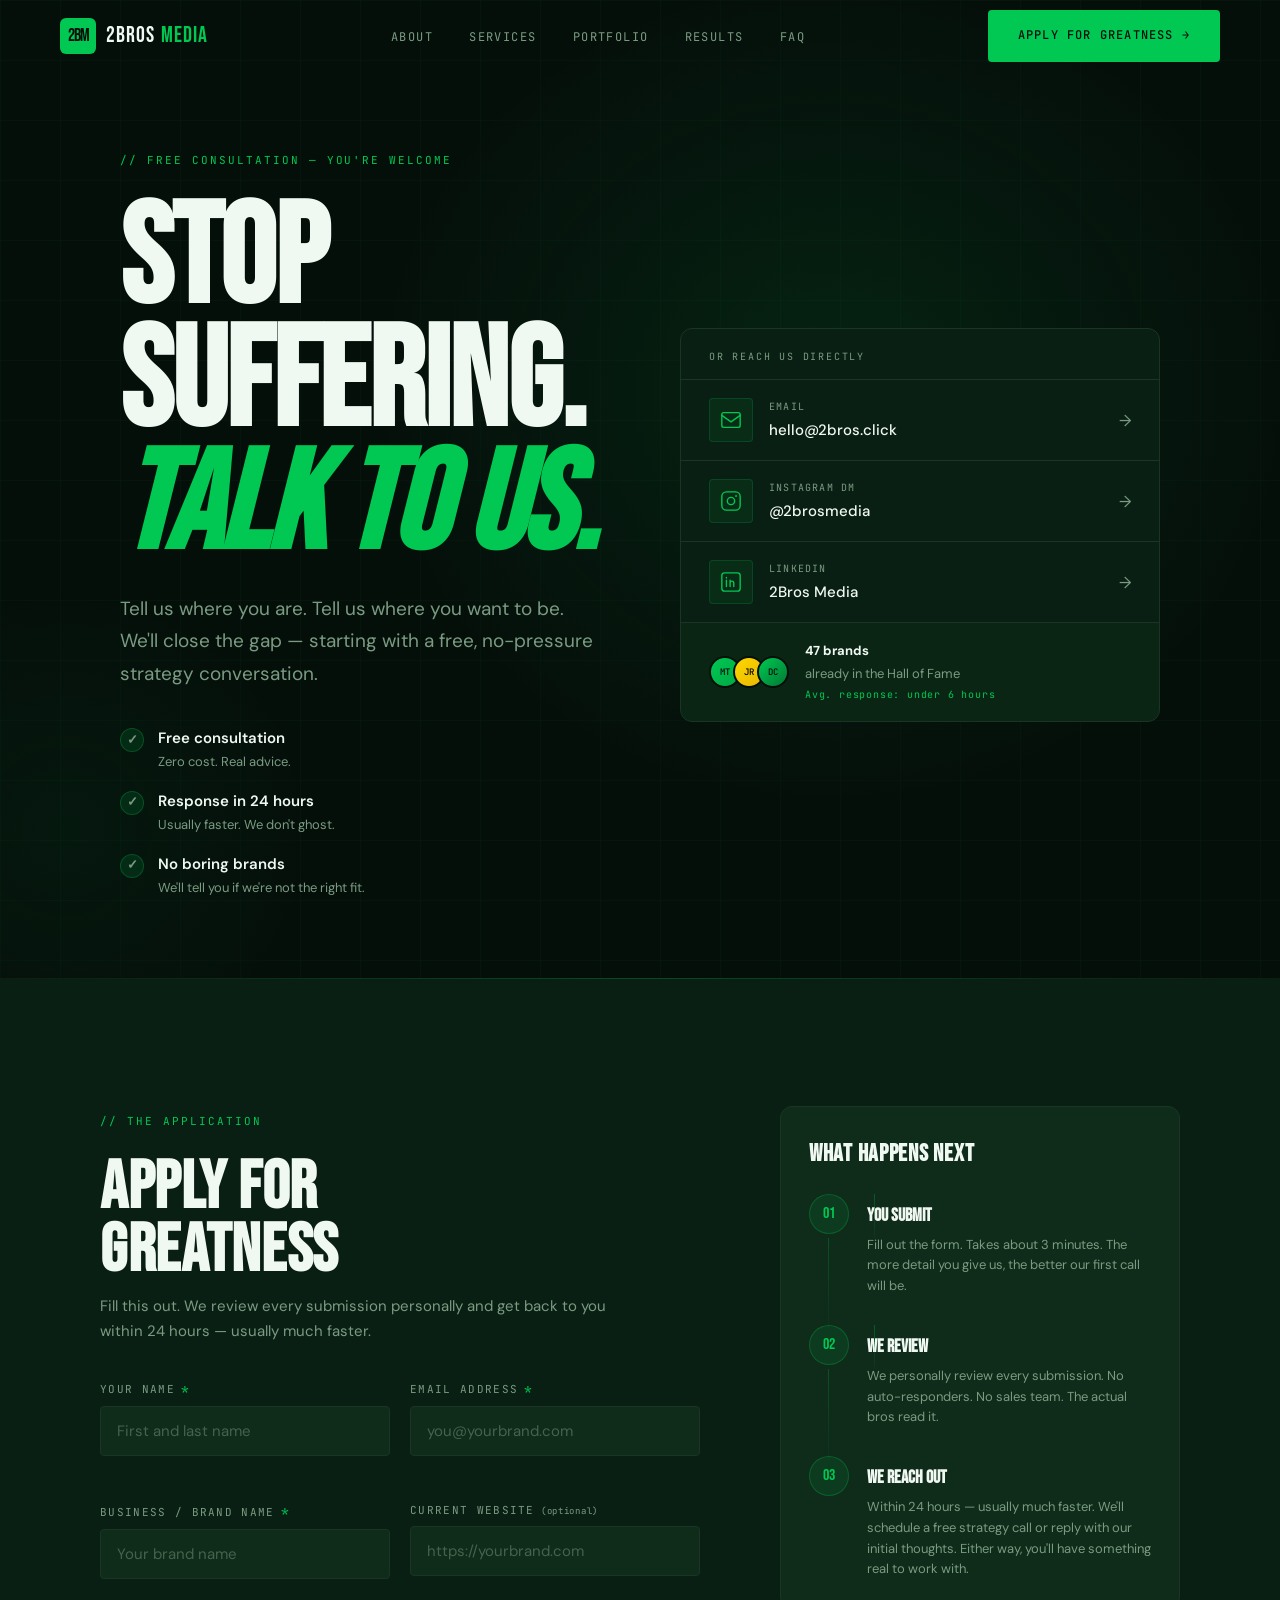
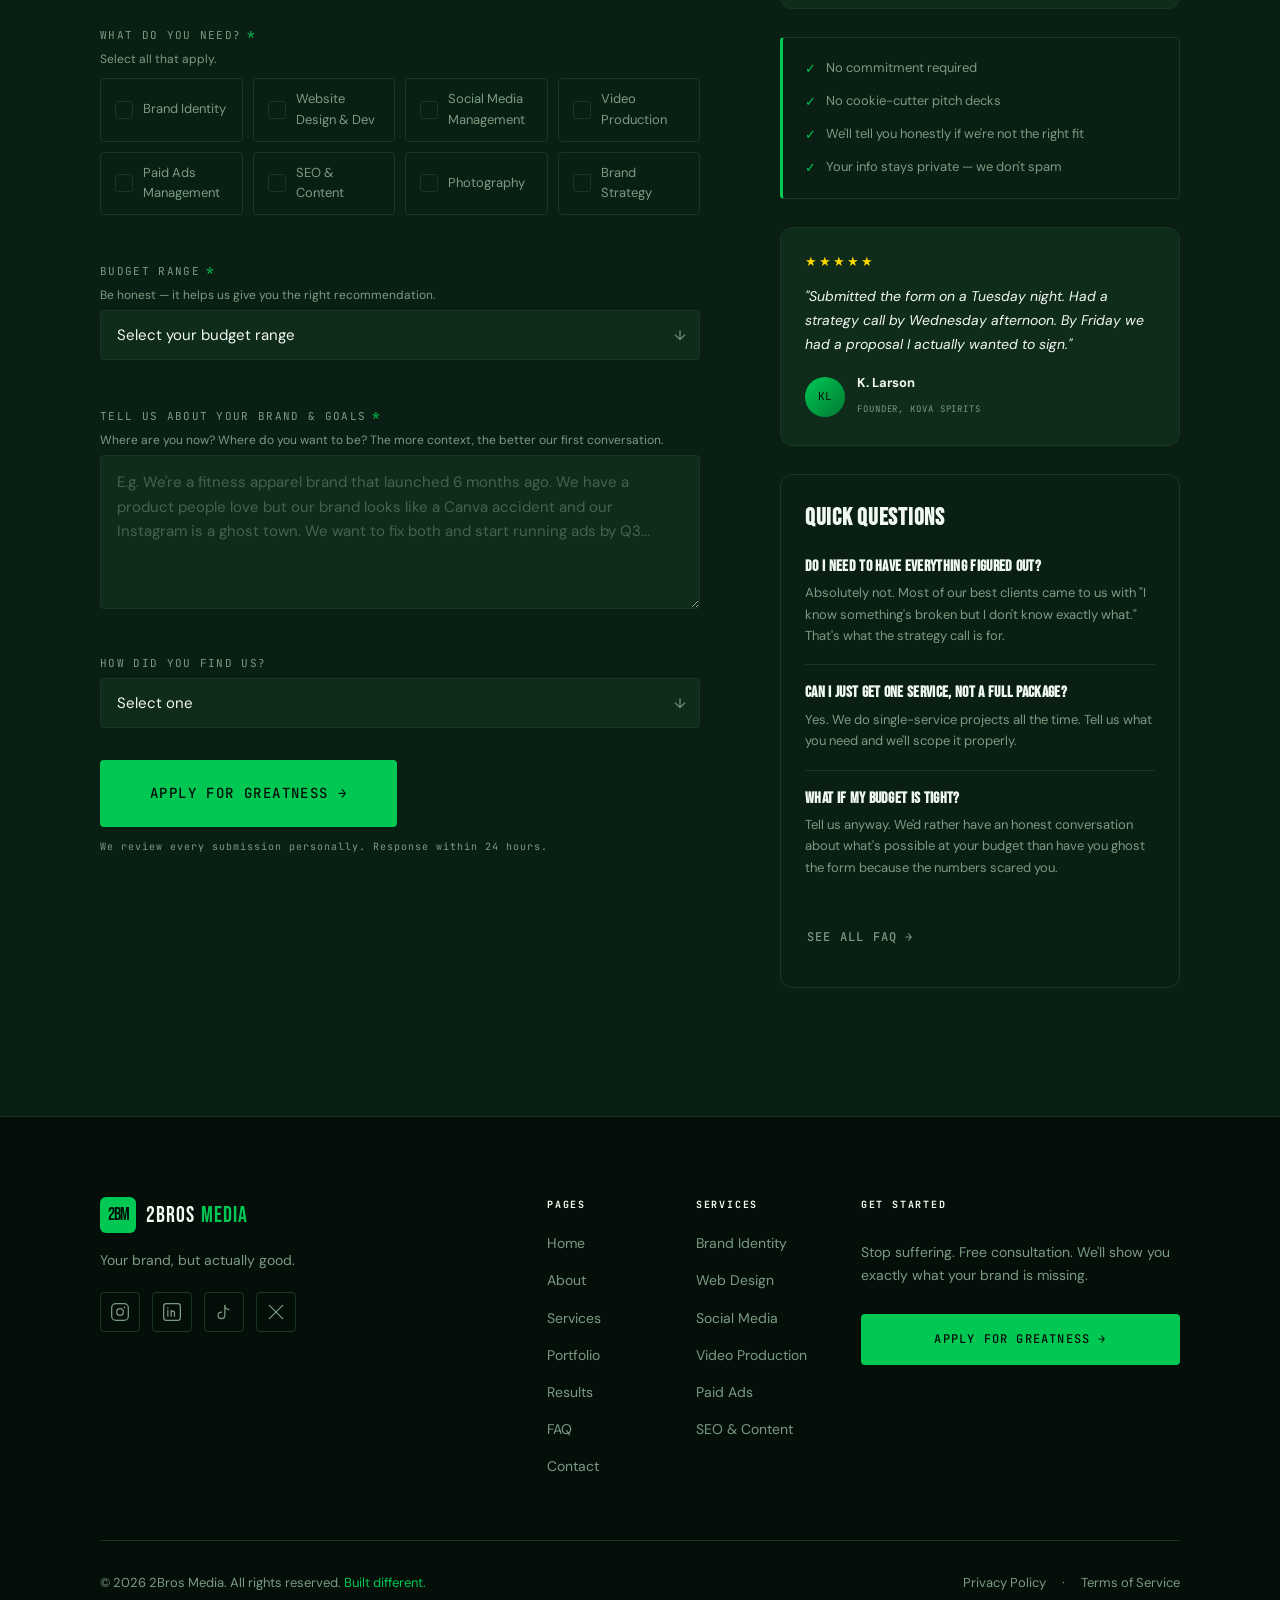
<file: contact.html>
<!DOCTYPE html>
<html lang="en">
<head>
  <!-- ============================================================
       PRIMARY META TAGS
  ============================================================ -->
  <meta charset="UTF-8">
  <meta name="viewport" content="width=device-width, initial-scale=1.0">
  <title>Free Consultation | 2Bros Media — Let's Talk</title>
  <meta name="description" content="Stop suffering in silence. Get a free consultation with 2Bros Media. Tell us about your brand, your goals, and your budget — we'll tell you exactly what it needs. Response within 24 hours.">
  <meta name="keywords" content="2Bros Media contact, free brand consultation, creative agency consultation, hire 2Bros Media, brand strategy consultation">
  <meta name="author" content="2Bros Media">
  <link rel="canonical" href="https://2bros.click/contact.html">

  <!-- Open Graph -->
  <meta property="og:type" content="website">
  <meta property="og:url" content="https://2bros.click/contact.html">
  <meta property="og:title" content="Free Consultation | 2Bros Media — Let's Talk">
  <meta property="og:description" content="Stop suffering in silence. Free consultation — we'll tell you exactly what your brand needs. Response within 24 hours.">
  <meta property="og:image" content="https://2bros.click/assets/images/og-image.jpg">

  <!-- Twitter -->
  <meta name="twitter:card" content="summary_large_image">
  <meta name="twitter:site" content="@2brosmedia">
  <meta name="twitter:title" content="Free Consultation | 2Bros Media — Let's Talk">
  <meta name="twitter:description" content="Stop suffering in silence. Free consultation — response within 24 hours.">
  <meta name="twitter:image" content="https://2bros.click/assets/images/og-image.jpg">

  <!-- Favicons -->
  <link rel="icon" type="image/x-icon" href="/favicon.ico">
  <link rel="icon" type="image/png" sizes="32x32" href="/assets/images/favicon-32x32.png">
  <link rel="apple-touch-icon" href="/assets/images/apple-touch-icon.png">

  <!-- Structured Data -->
  <script type="application/ld+json">
  {
    "@context": "https://schema.org",
    "@type": "ContactPage",
    "name": "Contact 2Bros Media — Free Consultation",
    "description": "Get a free brand consultation with 2Bros Media. We respond within 24 hours.",
    "url": "https://2bros.click/contact.html",
    "mainEntity": {
      "@type": "Organization",
      "name": "2Bros Media",
      "url": "https://2bros.click",
      "email": "hello@2bros.click",
      "sameAs": [
        "https://instagram.com/2brosmedia",
        "https://linkedin.com/company/2brosmedia"
      ]
    }
  }
  </script>

  <!-- Google Fonts -->
  <link rel="preconnect" href="https://fonts.googleapis.com">
  <link rel="preconnect" href="https://fonts.gstatic.com" crossorigin>
  <link href="https://fonts.googleapis.com/css2?family=Bebas+Neue&family=DM+Sans:ital,opsz,wght@0,9..40,300;0,9..40,400;0,9..40,500;0,9..40,600;1,9..40,400&family=JetBrains+Mono:wght@400;500&display=swap" rel="stylesheet">

  <!-- ============================================================
       CRITICAL ABOVE-THE-FOLD CSS
  ============================================================ -->
  <style>
    *, *::before, *::after { box-sizing: border-box; margin: 0; padding: 0; }
    html { scroll-behavior: smooth; }
    body {
      background: var(--color-bg);
      color: var(--color-white);
      font-family: var(--font-body);
      font-size: 17px;
      line-height: 1.6;
      overflow-x: hidden;
    }
    img { display: block; max-width: 100%; }
    a { color: inherit; text-decoration: none; }
    ul { list-style: none; }
    button { cursor: pointer; border: none; background: none; font: inherit; }
    :root {
      --color-bg:          #050f0a;
      --color-surface:     #0a1f13;
      --color-surface-2:   #0f2b1a;
      --color-emerald:     #00c853;
      --color-emerald-dim: #00a844;
      --color-gold:        #ffd700;
      --color-white:       #f0f8f2;
      --color-muted:       #7a9b82;
      --color-border:      #1a3524;
      --color-danger:      #ff3b30;
      --font-display: 'Bebas Neue', 'Impact', sans-serif;
      --font-body:    'DM Sans', 'Helvetica Neue', sans-serif;
      --font-mono:    'JetBrains Mono', monospace;
      --nav-h:        72px;
      --section-pad:  clamp(80px, 10vw, 140px);
      --container:    1200px;
      --gutter:       clamp(20px, 5vw, 60px);
      --radius:       4px;
      --radius-lg:    12px;
    }
    .nav {
      position: fixed; top: 0; left: 0; right: 0;
      z-index: 1000; height: var(--nav-h);
      display: flex; align-items: center; padding: 0 var(--gutter);
      transition: background .3s, backdrop-filter .3s, border-bottom .3s;
    }
    .nav.scrolled {
      background: rgba(5,15,10,0.92);
      backdrop-filter: blur(12px); -webkit-backdrop-filter: blur(12px);
      border-bottom: 1px solid var(--color-border);
    }
    .nav-inner {
      width: 100%; max-width: var(--container); margin: 0 auto;
      display: flex; align-items: center; justify-content: space-between; gap: 24px;
    }
    .nav-logo { display: flex; align-items: center; gap: 10px; flex-shrink: 0; }
    .nav-logo-mark {
      width: 36px; height: 36px; background: var(--color-emerald); border-radius: 6px;
      display: flex; align-items: center; justify-content: center;
      font-family: var(--font-display); font-size: 18px; color: var(--color-bg); letter-spacing: -1px;
    }
    .nav-logo-text { font-family: var(--font-display); font-size: 22px; letter-spacing: .05em; color: var(--color-white); }
    .nav-logo-text span { color: var(--color-emerald); }
    .nav-links { display: flex; align-items: center; gap: 36px; }
    .nav-links a {
      font-family: var(--font-mono); font-size: 12px; letter-spacing: .12em;
      text-transform: uppercase; color: var(--color-muted); transition: color .2s;
    }
    .nav-links a:hover, .nav-links a.active { color: var(--color-white); }
    .nav-cta { display: flex; align-items: center; gap: 16px; }
  </style>

  <link rel="stylesheet" href="assets/css/main.css">
  <link rel="stylesheet" href="assets/css/contact.css">
</head>

<body>

<!-- ============================================================
     NAVIGATION
============================================================ -->
<nav class="nav" id="main-nav" role="navigation" aria-label="Main navigation">
  <div class="nav-inner">
    <a href="index.html" class="nav-logo" aria-label="2Bros Media — Home">
      <div class="nav-logo-mark" aria-hidden="true">2BM</div>
      <span class="nav-logo-text">2BROS <span>MEDIA</span></span>
    </a>
    <ul class="nav-links" role="list">
      <li><a href="about.html">About</a></li>
      <li><a href="services.html">Services</a></li>
      <li><a href="portfolio.html">Portfolio</a></li>
      <li><a href="results.html">Results</a></li>
      <li><a href="faq.html">FAQ</a></li>
    </ul>
    <div class="nav-cta">
      <a href="contact.html" class="btn btn-primary active" aria-current="page">Apply For Greatness →</a>
      <button class="hamburger" id="hamburger" aria-label="Open menu" aria-expanded="false" aria-controls="mobile-menu">
        <span class="hamburger-line"></span>
        <span class="hamburger-line"></span>
        <span class="hamburger-line"></span>
      </button>
    </div>
  </div>
</nav>

<!-- Mobile Menu -->
<div class="mobile-menu" id="mobile-menu" role="dialog" aria-modal="true" aria-label="Mobile navigation">
  <button class="mobile-menu-close" id="mobile-close" aria-label="Close menu">✕</button>
  <nav>
    <ul class="mobile-menu-links" role="list">
      <li><a href="index.html">Home</a></li>
      <li><a href="about.html">About</a></li>
      <li><a href="services.html">Services</a></li>
      <li><a href="portfolio.html">Portfolio</a></li>
      <li><a href="results.html">Results</a></li>
      <li><a href="faq.html">FAQ</a></li>
    </ul>
    <a href="contact.html" class="btn btn-primary mobile-menu-cta active">Apply For Greatness →</a>
  </nav>
</div>


<!-- ============================================================
     HERO
============================================================ -->
<section class="ct-hero" id="hero" aria-labelledby="ct-hero-headline">
  <div class="ct-hero-bg" aria-hidden="true"></div>
  <div class="ct-hero-grid" aria-hidden="true"></div>

  <div class="container ct-hero-inner">
    <div class="ct-hero-text">
      <span class="section-tag" data-animate="fadeUp">// FREE CONSULTATION — YOU'RE WELCOME</span>
      <h1 class="ct-hero-headline" id="ct-hero-headline" data-animate="fadeUp" data-animate-delay="80">
        STOP<br>
        SUFFERING.<br>
        <em class="ct-hero-em">TALK TO US.</em>
      </h1>
      <p class="ct-hero-sub" data-animate="fadeUp" data-animate-delay="180">
        Tell us where you are. Tell us where you want to be. We'll close the gap — starting with a free, no-pressure strategy conversation.
      </p>
      <div class="ct-hero-promises" data-animate="fadeUp" data-animate-delay="260" data-stagger>
        <div class="ct-promise" data-animate="fadeUp">
          <span class="ct-promise-icon" aria-hidden="true">✓</span>
          <div>
            <strong>Free consultation</strong>
            <span>Zero cost. Real advice.</span>
          </div>
        </div>
        <div class="ct-promise" data-animate="fadeUp">
          <span class="ct-promise-icon" aria-hidden="true">✓</span>
          <div>
            <strong>Response in 24 hours</strong>
            <span>Usually faster. We don't ghost.</span>
          </div>
        </div>
        <div class="ct-promise" data-animate="fadeUp">
          <span class="ct-promise-icon" aria-hidden="true">✓</span>
          <div>
            <strong>No boring brands</strong>
            <span>We'll tell you if we're not the right fit.</span>
          </div>
        </div>
      </div>
    </div>

    <!-- Direct contact strip -->
    <div class="ct-hero-direct" data-animate="fadeUp" data-animate-delay="200">
      <div class="ct-hero-direct-inner">
        <p class="ct-direct-label">OR REACH US DIRECTLY</p>

        <a href="mailto:hello@2bros.click" class="ct-direct-link" aria-label="Email 2Bros Media at hello@2bros.click">
          <div class="ct-direct-icon" aria-hidden="true">
            <svg width="22" height="22" viewBox="0 0 24 24" fill="none">
              <rect x="2" y="4" width="20" height="16" rx="2" stroke="currentColor" stroke-width="1.5" fill="none"/>
              <path d="M2 7l10 7 10-7" stroke="currentColor" stroke-width="1.5" stroke-linecap="round"/>
            </svg>
          </div>
          <div class="ct-direct-body">
            <span class="ct-direct-type">Email</span>
            <span class="ct-direct-value">hello@2bros.click</span>
          </div>
          <span class="ct-direct-arrow" aria-hidden="true">→</span>
        </a>

        <a href="https://instagram.com/2brosmedia" target="_blank" rel="noopener noreferrer" class="ct-direct-link" aria-label="DM 2Bros Media on Instagram @2brosmedia">
          <div class="ct-direct-icon" aria-hidden="true">
            <svg width="22" height="22" viewBox="0 0 24 24" fill="none">
              <rect x="2" y="2" width="20" height="20" rx="5" stroke="currentColor" stroke-width="1.5" fill="none"/>
              <circle cx="12" cy="12" r="4" stroke="currentColor" stroke-width="1.5" fill="none"/>
              <circle cx="17.5" cy="6.5" r="1" fill="currentColor"/>
            </svg>
          </div>
          <div class="ct-direct-body">
            <span class="ct-direct-type">Instagram DM</span>
            <span class="ct-direct-value">@2brosmedia</span>
          </div>
          <span class="ct-direct-arrow" aria-hidden="true">→</span>
        </a>

        <a href="https://linkedin.com/company/2brosmedia" target="_blank" rel="noopener noreferrer" class="ct-direct-link" aria-label="Message 2Bros Media on LinkedIn">
          <div class="ct-direct-icon" aria-hidden="true">
            <svg width="22" height="22" viewBox="0 0 24 24" fill="none">
              <rect x="2" y="2" width="20" height="20" rx="3" stroke="currentColor" stroke-width="1.5" fill="none"/>
              <path d="M7 10v7M7 7v.5" stroke="currentColor" stroke-width="1.5" stroke-linecap="round"/>
              <path d="M11 17v-4c0-1.5 1-2 2-2s2 .5 2 2v4M11 10v7" stroke="currentColor" stroke-width="1.5" stroke-linecap="round"/>
            </svg>
          </div>
          <div class="ct-direct-body">
            <span class="ct-direct-type">LinkedIn</span>
            <span class="ct-direct-value">2Bros Media</span>
          </div>
          <span class="ct-direct-arrow" aria-hidden="true">→</span>
        </a>

        <!-- Social proof mini -->
        <div class="ct-direct-social-proof" aria-label="Recent client response time">
          <div class="ct-avatars" aria-hidden="true">
            <div class="ct-avatar" style="background: linear-gradient(135deg, #00c853, #00a844);">MT</div>
            <div class="ct-avatar" style="background: linear-gradient(135deg, #ffd700, #e6b800); color: #000;">JR</div>
            <div class="ct-avatar" style="background: linear-gradient(135deg, #00c853, #007a33);">DC</div>
          </div>
          <div class="ct-proof-text">
            <strong>47 brands</strong> already in the Hall of Fame
            <span class="ct-proof-sub">Avg. response: under 6 hours</span>
          </div>
        </div>
      </div>
    </div>

  </div>
</section>


<!-- ============================================================
     CONTACT FORM SECTION
============================================================ -->
<section class="ct-form-section section-pad" id="contact-form" aria-labelledby="ct-form-headline">
  <div class="container">

    <div class="ct-form-layout">

      <!-- Left: Form -->
      <div class="ct-form-wrap">

        <div data-animate="fadeUp">
          <span class="section-tag">// THE APPLICATION</span>
          <h2 class="ct-form-headline" id="ct-form-headline">APPLY FOR<br>GREATNESS</h2>
          <p class="ct-form-sub">Fill this out. We review every submission personally and get back to you within 24 hours — usually much faster.</p>
        </div>

        <!-- ===== THE FORM ===== -->
        <form
          id="contact-form-el"
          class="ct-form"
          action="https://formspree.io/f/REPLACE_WITH_YOUR_ID"
          method="POST"
          novalidate
          aria-label="Contact and consultation request form"
          data-animate="fadeUp"
          data-animate-delay="80"
        >
          <!-- Row 1: Name + Email -->
          <div class="ct-form-row">
            <div class="ct-field" id="field-name">
              <label class="ct-label" for="name">
                Your Name <span class="ct-required" aria-label="required">*</span>
              </label>
              <input
                type="text"
                id="name"
                name="name"
                class="ct-input"
                placeholder="First and last name"
                required
                autocomplete="name"
                aria-required="true"
                aria-describedby="name-error"
              >
              <span class="ct-field-error" id="name-error" role="alert" aria-live="polite"></span>
            </div>

            <div class="ct-field" id="field-email">
              <label class="ct-label" for="email">
                Email Address <span class="ct-required" aria-label="required">*</span>
              </label>
              <input
                type="email"
                id="email"
                name="email"
                class="ct-input"
                placeholder="you@yourbrand.com"
                required
                autocomplete="email"
                aria-required="true"
                aria-describedby="email-error"
              >
              <span class="ct-field-error" id="email-error" role="alert" aria-live="polite"></span>
            </div>
          </div>

          <!-- Row 2: Brand Name + Website -->
          <div class="ct-form-row">
            <div class="ct-field" id="field-brand">
              <label class="ct-label" for="brand">
                Business / Brand Name <span class="ct-required" aria-label="required">*</span>
              </label>
              <input
                type="text"
                id="brand"
                name="brand"
                class="ct-input"
                placeholder="Your brand name"
                required
                aria-required="true"
                aria-describedby="brand-error"
              >
              <span class="ct-field-error" id="brand-error" role="alert" aria-live="polite"></span>
            </div>

            <div class="ct-field">
              <label class="ct-label" for="website">
                Current Website
                <span class="ct-optional">(optional)</span>
              </label>
              <input
                type="url"
                id="website"
                name="website"
                class="ct-input"
                placeholder="https://yourbrand.com"
                autocomplete="url"
              >
            </div>
          </div>

          <!-- Services needed -->
          <div class="ct-field" id="field-services">
            <label class="ct-label" id="services-label">
              What Do You Need? <span class="ct-required" aria-label="required">*</span>
            </label>
            <p class="ct-field-hint">Select all that apply.</p>
            <div class="ct-checkbox-grid" role="group" aria-labelledby="services-label" aria-describedby="services-error">
              <label class="ct-checkbox-label">
                <input type="checkbox" name="services" value="Brand Identity" class="ct-checkbox">
                <span class="ct-checkbox-custom" aria-hidden="true"></span>
                <span>Brand Identity</span>
              </label>
              <label class="ct-checkbox-label">
                <input type="checkbox" name="services" value="Website Design & Dev" class="ct-checkbox">
                <span class="ct-checkbox-custom" aria-hidden="true"></span>
                <span>Website Design &amp; Dev</span>
              </label>
              <label class="ct-checkbox-label">
                <input type="checkbox" name="services" value="Social Media Management" class="ct-checkbox">
                <span class="ct-checkbox-custom" aria-hidden="true"></span>
                <span>Social Media Management</span>
              </label>
              <label class="ct-checkbox-label">
                <input type="checkbox" name="services" value="Video Production" class="ct-checkbox">
                <span class="ct-checkbox-custom" aria-hidden="true"></span>
                <span>Video Production</span>
              </label>
              <label class="ct-checkbox-label">
                <input type="checkbox" name="services" value="Paid Ads" class="ct-checkbox">
                <span class="ct-checkbox-custom" aria-hidden="true"></span>
                <span>Paid Ads Management</span>
              </label>
              <label class="ct-checkbox-label">
                <input type="checkbox" name="services" value="SEO & Content" class="ct-checkbox">
                <span class="ct-checkbox-custom" aria-hidden="true"></span>
                <span>SEO &amp; Content</span>
              </label>
              <label class="ct-checkbox-label">
                <input type="checkbox" name="services" value="Photography" class="ct-checkbox">
                <span class="ct-checkbox-custom" aria-hidden="true"></span>
                <span>Photography</span>
              </label>
              <label class="ct-checkbox-label">
                <input type="checkbox" name="services" value="Brand Strategy" class="ct-checkbox">
                <span class="ct-checkbox-custom" aria-hidden="true"></span>
                <span>Brand Strategy</span>
              </label>
            </div>
            <span class="ct-field-error" id="services-error" role="alert" aria-live="polite"></span>
          </div>

          <!-- Budget -->
          <div class="ct-field" id="field-budget">
            <label class="ct-label" for="budget">
              Budget Range <span class="ct-required" aria-label="required">*</span>
            </label>
            <p class="ct-field-hint">Be honest — it helps us give you the right recommendation.</p>
            <div class="ct-select-wrap">
              <select
                id="budget"
                name="budget"
                class="ct-select"
                required
                aria-required="true"
                aria-describedby="budget-error"
              >
                <option value="" disabled selected>Select your budget range</option>
                <option value="Under $2,500">Under $2,500</option>
                <option value="$2,500 – $5,000">$2,500 – $5,000</option>
                <option value="$5,000 – $10,000">$5,000 – $10,000</option>
                <option value="$10,000 – $25,000">$10,000 – $25,000</option>
                <option value="$25,000+">$25,000+</option>
                <option value="Not sure yet">Not sure yet — let's talk</option>
              </select>
              <span class="ct-select-arrow" aria-hidden="true">↓</span>
            </div>
            <span class="ct-field-error" id="budget-error" role="alert" aria-live="polite"></span>
          </div>

          <!-- Tell us about your brand -->
          <div class="ct-field" id="field-message">
            <label class="ct-label" for="message">
              Tell Us About Your Brand &amp; Goals <span class="ct-required" aria-label="required">*</span>
            </label>
            <p class="ct-field-hint">Where are you now? Where do you want to be? The more context, the better our first conversation.</p>
            <textarea
              id="message"
              name="message"
              class="ct-textarea"
              rows="5"
              placeholder="E.g. We're a fitness apparel brand that launched 6 months ago. We have a product people love but our brand looks like a Canva accident and our Instagram is a ghost town. We want to fix both and start running ads by Q3..."
              required
              aria-required="true"
              aria-describedby="message-error"
            ></textarea>
            <span class="ct-field-error" id="message-error" role="alert" aria-live="polite"></span>
          </div>

          <!-- How did you find us -->
          <div class="ct-field">
            <label class="ct-label" for="referral">How Did You Find Us?</label>
            <div class="ct-select-wrap">
              <select id="referral" name="referral" class="ct-select">
                <option value="" disabled selected>Select one</option>
                <option value="Instagram">Instagram</option>
                <option value="TikTok">TikTok</option>
                <option value="LinkedIn">LinkedIn</option>
                <option value="Google Search">Google Search</option>
                <option value="Referral from a client">Referral from a client</option>
                <option value="Word of mouth">Word of mouth</option>
                <option value="Other">Other</option>
              </select>
              <span class="ct-select-arrow" aria-hidden="true">↓</span>
            </div>
          </div>

          <!-- Honeypot (spam protection — hidden from real users) -->
          <div style="display:none" aria-hidden="true">
            <input type="text" name="_gotcha" tabindex="-1" autocomplete="off">
          </div>

          <!-- Submit -->
          <div class="ct-form-submit">
            <button
              type="submit"
              class="btn btn-primary btn-xl ct-submit-btn"
              id="submit-btn"
              aria-describedby="submit-status"
            >
              <span class="ct-submit-text">Apply For Greatness →</span>
              <span class="ct-submit-loading" aria-hidden="true">Sending...</span>
            </button>
            <p class="ct-submit-note" id="submit-status" aria-live="polite">
              We review every submission personally. Response within 24 hours.
            </p>
          </div>

        </form>

        <!-- ===== SUCCESS STATE ===== -->
        <div class="ct-success" id="ct-success" aria-live="polite" aria-atomic="true" hidden>
          <div class="ct-success-inner">
            <div class="ct-success-icon" aria-hidden="true">
              <svg width="48" height="48" viewBox="0 0 48 48" fill="none">
                <circle cx="24" cy="24" r="22" stroke="currentColor" stroke-width="1.5" fill="none"/>
                <path d="M14 24l7 7 13-14" stroke="currentColor" stroke-width="2" stroke-linecap="round" stroke-linejoin="round"/>
              </svg>
            </div>
            <h3 class="ct-success-headline">You're officially on our radar. 👀</h3>
            <p class="ct-success-body">We received your application and we'll be in touch within 24 hours — usually way faster. In the meantime, go check out the Hall of Fame and start imagining your brand in it.</p>
            <a href="portfolio.html" class="btn btn-outline" style="margin-top: 8px;">See the Hall of Fame →</a>
          </div>
        </div>

        <!-- ===== ERROR STATE ===== -->
        <div class="ct-error-banner" id="ct-error-banner" aria-live="polite" hidden>
          Something broke. Not us — try again or email us directly at
          <a href="mailto:hello@2bros.click">hello@2bros.click</a>
        </div>

      </div><!-- /ct-form-wrap -->


      <!-- Right: What happens next + FAQ teaser -->
      <aside class="ct-sidebar" aria-label="What to expect after submitting">

        <!-- What happens next -->
        <div class="ct-next-steps" data-animate="fadeUp">
          <h3 class="ct-sidebar-heading">What Happens Next</h3>
          <div class="ct-next-track">
            <div class="ct-next-step">
              <div class="ct-next-num" aria-label="Step 1">01</div>
              <div class="ct-next-connector" aria-hidden="true"></div>
              <div class="ct-next-content">
                <h4 class="ct-next-title">You Submit</h4>
                <p class="ct-next-desc">Fill out the form. Takes about 3 minutes. The more detail you give us, the better our first call will be.</p>
              </div>
            </div>
            <div class="ct-next-step">
              <div class="ct-next-num" aria-label="Step 2">02</div>
              <div class="ct-next-connector" aria-hidden="true"></div>
              <div class="ct-next-content">
                <h4 class="ct-next-title">We Review</h4>
                <p class="ct-next-desc">We personally review every submission. No auto-responders. No sales team. The actual bros read it.</p>
              </div>
            </div>
            <div class="ct-next-step ct-next-step--last">
              <div class="ct-next-num" aria-label="Step 3">03</div>
              <div class="ct-next-content">
                <h4 class="ct-next-title">We Reach Out</h4>
                <p class="ct-next-desc">Within 24 hours — usually much faster. We'll schedule a free strategy call or reply with our initial thoughts. Either way, you'll have something real to work with.</p>
              </div>
            </div>
          </div>
        </div>

        <!-- Trust signals -->
        <div class="ct-trust-box" data-animate="fadeUp" data-animate-delay="80">
          <div class="ct-trust-row">
            <span class="ct-trust-check" aria-hidden="true">✓</span>
            <span>No commitment required</span>
          </div>
          <div class="ct-trust-row">
            <span class="ct-trust-check" aria-hidden="true">✓</span>
            <span>No cookie-cutter pitch decks</span>
          </div>
          <div class="ct-trust-row">
            <span class="ct-trust-check" aria-hidden="true">✓</span>
            <span>We'll tell you honestly if we're not the right fit</span>
          </div>
          <div class="ct-trust-row">
            <span class="ct-trust-check" aria-hidden="true">✓</span>
            <span>Your info stays private — we don't spam</span>
          </div>
        </div>

        <!-- Mini testimonial -->
        <figure class="ct-mini-testimonial" data-animate="fadeUp" data-animate-delay="160" aria-label="Client testimonial">
          <div class="ct-mini-stars" aria-label="5 out of 5 stars">★★★★★</div>
          <blockquote class="ct-mini-quote">
            "Submitted the form on a Tuesday night. Had a strategy call by Wednesday afternoon. By Friday we had a proposal I actually wanted to sign."
          </blockquote>
          <figcaption class="ct-mini-author">
            <div class="ct-mini-avatar" role="img" aria-label="Testimonial author initials" style="background: linear-gradient(135deg, #00c853, #007a33);">KL</div>
            <div>
              <strong>K. Larson</strong>
              <span>Founder, Kova Spirits</span>
            </div>
          </figcaption>
        </figure>

        <!-- FAQ teaser -->
        <div class="ct-faq-teaser" data-animate="fadeUp" data-animate-delay="240">
          <h3 class="ct-sidebar-heading">Quick Questions</h3>

          <div class="ct-faq-item">
            <h4 class="ct-faq-q">Do I need to have everything figured out?</h4>
            <p class="ct-faq-a">Absolutely not. Most of our best clients came to us with "I know something's broken but I don't know exactly what." That's what the strategy call is for.</p>
          </div>

          <div class="ct-faq-item">
            <h4 class="ct-faq-q">Can I just get one service, not a full package?</h4>
            <p class="ct-faq-a">Yes. We do single-service projects all the time. Tell us what you need and we'll scope it properly.</p>
          </div>

          <div class="ct-faq-item">
            <h4 class="ct-faq-q">What if my budget is tight?</h4>
            <p class="ct-faq-a">Tell us anyway. We'd rather have an honest conversation about what's possible at your budget than have you ghost the form because the numbers scared you.</p>
          </div>

          <a href="faq.html" class="btn btn-ghost" style="margin-top: 8px; padding-left: 0;">See All FAQ →</a>
        </div>

      </aside>

    </div><!-- /ct-form-layout -->

  </div>
</section>


<!-- ============================================================
     FOOTER
============================================================ -->
<footer class="footer" role="contentinfo">
  <div class="container">
    <div class="footer-top">
      <div class="footer-brand">
        <a href="index.html" class="footer-logo" aria-label="2Bros Media homepage">
          <div class="nav-logo-mark" aria-hidden="true">2BM</div>
          <span class="nav-logo-text">2BROS <span>MEDIA</span></span>
        </a>
        <p class="footer-tagline">Your brand, but actually good.</p>
        <div class="footer-socials" aria-label="Social media links">
          <a href="https://instagram.com/2brosmedia" class="footer-social" target="_blank" rel="noopener noreferrer" aria-label="Instagram"><svg width="20" height="20" viewBox="0 0 24 24" fill="none" aria-hidden="true"><rect x="2" y="2" width="20" height="20" rx="5" stroke="currentColor" stroke-width="1.5" fill="none"/><circle cx="12" cy="12" r="4" stroke="currentColor" stroke-width="1.5" fill="none"/><circle cx="17.5" cy="6.5" r="1" fill="currentColor"/></svg></a>
          <a href="https://linkedin.com/company/2brosmedia" class="footer-social" target="_blank" rel="noopener noreferrer" aria-label="LinkedIn"><svg width="20" height="20" viewBox="0 0 24 24" fill="none" aria-hidden="true"><rect x="2" y="2" width="20" height="20" rx="3" stroke="currentColor" stroke-width="1.5" fill="none"/><path d="M7 10v7M7 7v.5" stroke="currentColor" stroke-width="1.5" stroke-linecap="round"/><path d="M11 17v-4c0-1.5 1-2 2-2s2 .5 2 2v4M11 10v7" stroke="currentColor" stroke-width="1.5" stroke-linecap="round"/></svg></a>
          <a href="https://tiktok.com/@2brosmedia" class="footer-social" target="_blank" rel="noopener noreferrer" aria-label="TikTok"><svg width="20" height="20" viewBox="0 0 24 24" fill="none" aria-hidden="true"><path d="M9 12a4 4 0 1 0 4 4V4a5 5 0 0 0 5 5" stroke="currentColor" stroke-width="1.5" stroke-linecap="round" stroke-linejoin="round"/></svg></a>
          <a href="https://twitter.com/2brosmedia" class="footer-social" target="_blank" rel="noopener noreferrer" aria-label="X / Twitter"><svg width="20" height="20" viewBox="0 0 24 24" fill="none" aria-hidden="true"><path d="M4 4l16 16M4 20L20 4" stroke="currentColor" stroke-width="1.5" stroke-linecap="round"/></svg></a>
        </div>
      </div>
      <nav class="footer-nav" aria-label="Footer navigation">
        <div class="footer-nav-col">
          <h4 class="footer-nav-heading">Pages</h4>
          <ul role="list">
            <li><a href="index.html">Home</a></li>
            <li><a href="about.html">About</a></li>
            <li><a href="services.html">Services</a></li>
            <li><a href="portfolio.html">Portfolio</a></li>
            <li><a href="results.html">Results</a></li>
            <li><a href="faq.html">FAQ</a></li>
            <li><a href="contact.html">Contact</a></li>
          </ul>
        </div>
        <div class="footer-nav-col">
          <h4 class="footer-nav-heading">Services</h4>
          <ul role="list">
            <li><a href="services.html#brand-identity">Brand Identity</a></li>
            <li><a href="services.html#web-design">Web Design</a></li>
            <li><a href="services.html#social-media">Social Media</a></li>
            <li><a href="services.html#video">Video Production</a></li>
            <li><a href="services.html#paid-ads">Paid Ads</a></li>
            <li><a href="services.html#seo">SEO &amp; Content</a></li>
          </ul>
        </div>
      </nav>
      <div class="footer-cta-col">
        <h4 class="footer-nav-heading">Get Started</h4>
        <p class="footer-cta-text">Stop suffering. Free consultation. We'll show you exactly what your brand is missing.</p>
        <a href="contact.html" class="btn btn-primary" style="margin-top:16px">Apply For Greatness →</a>
      </div>
    </div>
    <div class="footer-bottom">
      <p class="footer-copy">© 2026 2Bros Media. All rights reserved. <span class="footer-built">Built different.</span></p>
      <div class="footer-legal">
        <a href="#">Privacy Policy</a>
        <span aria-hidden="true">·</span>
        <a href="#">Terms of Service</a>
      </div>
    </div>
  </div>
</footer>


<!-- ============================================================
     JAVASCRIPT
============================================================ -->
<script>
  // ---- STICKY NAV ----
  (function() {
    const nav = document.getElementById('main-nav');
    let ticking = false;
    function onScroll() {
      if (!ticking) {
        requestAnimationFrame(() => {
          nav.classList.toggle('scrolled', window.scrollY > 50);
          ticking = false;
        });
        ticking = true;
      }
    }
    window.addEventListener('scroll', onScroll, { passive: true });
    onScroll();
  })();

  // ---- MOBILE MENU ----
  (function() {
    const hamburger  = document.getElementById('hamburger');
    const mobileMenu = document.getElementById('mobile-menu');
    const closeBtn   = document.getElementById('mobile-close');
    const open  = () => { mobileMenu.classList.add('open');    hamburger.setAttribute('aria-expanded','true');  document.body.style.overflow='hidden'; };
    const close = () => { mobileMenu.classList.remove('open'); hamburger.setAttribute('aria-expanded','false'); document.body.style.overflow=''; };
    hamburger?.addEventListener('click', open);
    closeBtn?.addEventListener('click', close);
    mobileMenu?.addEventListener('click', e => { if (e.target === mobileMenu) close(); });
    document.addEventListener('keydown', e => { if (e.key === 'Escape') close(); });
  })();

  // ---- INTERSECTION OBSERVER ANIMATIONS ----
  (function() {
    const io = new IntersectionObserver(entries => {
      entries.forEach(entry => {
        if (!entry.isIntersecting) return;
        const el = entry.target;
        setTimeout(() => el.classList.add('in-view'), parseInt(el.dataset.animateDelay || 0));
        io.unobserve(el);
      });
    }, { threshold: 0.1 });
    document.querySelectorAll('[data-animate]').forEach(el => io.observe(el));
    document.querySelectorAll('[data-stagger]').forEach(parent => {
      parent.querySelectorAll('[data-animate]').forEach((child, i) => {
        if (!child.dataset.animateDelay) child.dataset.animateDelay = i * 80;
      });
    });
  })();

  // ---- COUNTER ANIMATION ----
  (function() {
    const seen = new Set();
    const io = new IntersectionObserver(entries => {
      entries.forEach(entry => {
        if (!entry.isIntersecting || seen.has(entry.target)) return;
        seen.add(entry.target);
        const el = entry.target, target = parseFloat(el.dataset.counter);
        const isFloat = target % 1 !== 0, dur = 1400, start = performance.now();
        (function step(now) {
          const p = Math.min((now - start) / dur, 1), e = 1 - Math.pow(1 - p, 3);
          el.textContent = isFloat ? (e * target).toFixed(1) : Math.floor(e * target);
          if (p < 1) requestAnimationFrame(step); else el.textContent = isFloat ? target.toFixed(1) : target;
        })(start);
      });
    }, { threshold: 0.5 });
    document.querySelectorAll('[data-counter]').forEach(el => io.observe(el));
  })();

  // ---- CONTACT FORM ----
  (function() {
    const form      = document.getElementById('contact-form-el');
    const submitBtn = document.getElementById('submit-btn');
    const success   = document.getElementById('ct-success');
    const errorBanner = document.getElementById('ct-error-banner');

    if (!form) return;

    // ---- VALIDATION HELPERS ----
    function showError(fieldId, errorId, msg) {
      const field = document.getElementById(fieldId);
      const errEl = document.getElementById(errorId);
      if (field)  field.classList.add('ct-input--error');
      if (errEl)  errEl.textContent = msg;
    }

    function clearError(fieldId, errorId) {
      const field = document.getElementById(fieldId);
      const errEl = document.getElementById(errorId);
      if (field)  field.classList.remove('ct-input--error');
      if (errEl)  errEl.textContent = '';
    }

    function validateEmail(val) {
      return /^[^\s@]+@[^\s@]+\.[^\s@]+$/.test(val);
    }

    function validate() {
      let valid = true;

      // Name
      const name = document.getElementById('name').value.trim();
      if (!name) {
        showError('name', 'name-error', 'Please enter your name.');
        valid = false;
      } else { clearError('name', 'name-error'); }

      // Email
      const email = document.getElementById('email').value.trim();
      if (!email) {
        showError('email', 'email-error', 'Please enter your email address.');
        valid = false;
      } else if (!validateEmail(email)) {
        showError('email', 'email-error', 'That doesn\'t look like a valid email.');
        valid = false;
      } else { clearError('email', 'email-error'); }

      // Brand
      const brand = document.getElementById('brand').value.trim();
      if (!brand) {
        showError('brand', 'brand-error', 'What\'s your brand called?');
        valid = false;
      } else { clearError('brand', 'brand-error'); }

      // Services — at least one checkbox
      const checkedServices = document.querySelectorAll('input[name="services"]:checked');
      const servicesErr = document.getElementById('services-error');
      if (checkedServices.length === 0) {
        if (servicesErr) servicesErr.textContent = 'Select at least one service.';
        valid = false;
      } else {
        if (servicesErr) servicesErr.textContent = '';
      }

      // Budget
      const budget = document.getElementById('budget').value;
      if (!budget) {
        showError('budget', 'budget-error', 'Please select a budget range.');
        valid = false;
      } else { clearError('budget', 'budget-error'); }

      // Message
      const message = document.getElementById('message').value.trim();
      if (!message || message.length < 20) {
        showError('message', 'message-error', 'Tell us a bit more — at least a sentence or two.');
        valid = false;
      } else { clearError('message', 'message-error'); }

      return valid;
    }

    // Live validation on blur
    ['name','email','brand','message'].forEach(id => {
      const el = document.getElementById(id);
      if (!el) return;
      el.addEventListener('blur', () => {
        if (el.value.trim()) clearError(id, id + '-error');
      });
    });

    // ---- FORM SUBMIT ----
    form.addEventListener('submit', async function(e) {
      e.preventDefault();
      errorBanner.hidden = true;

      if (!validate()) {
        // Scroll to first error
        const firstErr = form.querySelector('.ct-input--error, select.ct-select--error');
        if (firstErr) firstErr.scrollIntoView({ behavior: 'smooth', block: 'center' });
        return;
      }

      // Honeypot check
      const honeypot = form.querySelector('input[name="_gotcha"]');
      if (honeypot && honeypot.value) return;

      // Disable & show loading state
      submitBtn.disabled = true;
      submitBtn.classList.add('ct-submit-btn--loading');

      const data = new FormData(form);

      try {
        const res = await fetch(form.action, {
          method: 'POST',
          body: data,
          headers: { 'Accept': 'application/json' }
        });

        if (res.ok) {
          // SUCCESS
          form.hidden = true;
          success.hidden = false;
          success.focus();
          // Scroll success into view
          success.scrollIntoView({ behavior: 'smooth', block: 'start' });
        } else {
          throw new Error('Server error: ' + res.status);
        }
      } catch (err) {
        // ERROR
        submitBtn.disabled = false;
        submitBtn.classList.remove('ct-submit-btn--loading');
        errorBanner.hidden = false;
        errorBanner.scrollIntoView({ behavior: 'smooth', block: 'center' });
        console.error('Form submission error:', err);
      }
    });

    // Budget select: add error class for styling
    document.getElementById('budget')?.addEventListener('change', function() {
      if (this.value) {
        this.classList.remove('ct-select--error');
        const errEl = document.getElementById('budget-error');
        if (errEl) errEl.textContent = '';
      }
    });
  })();
</script>

</body>
</html>
</file>
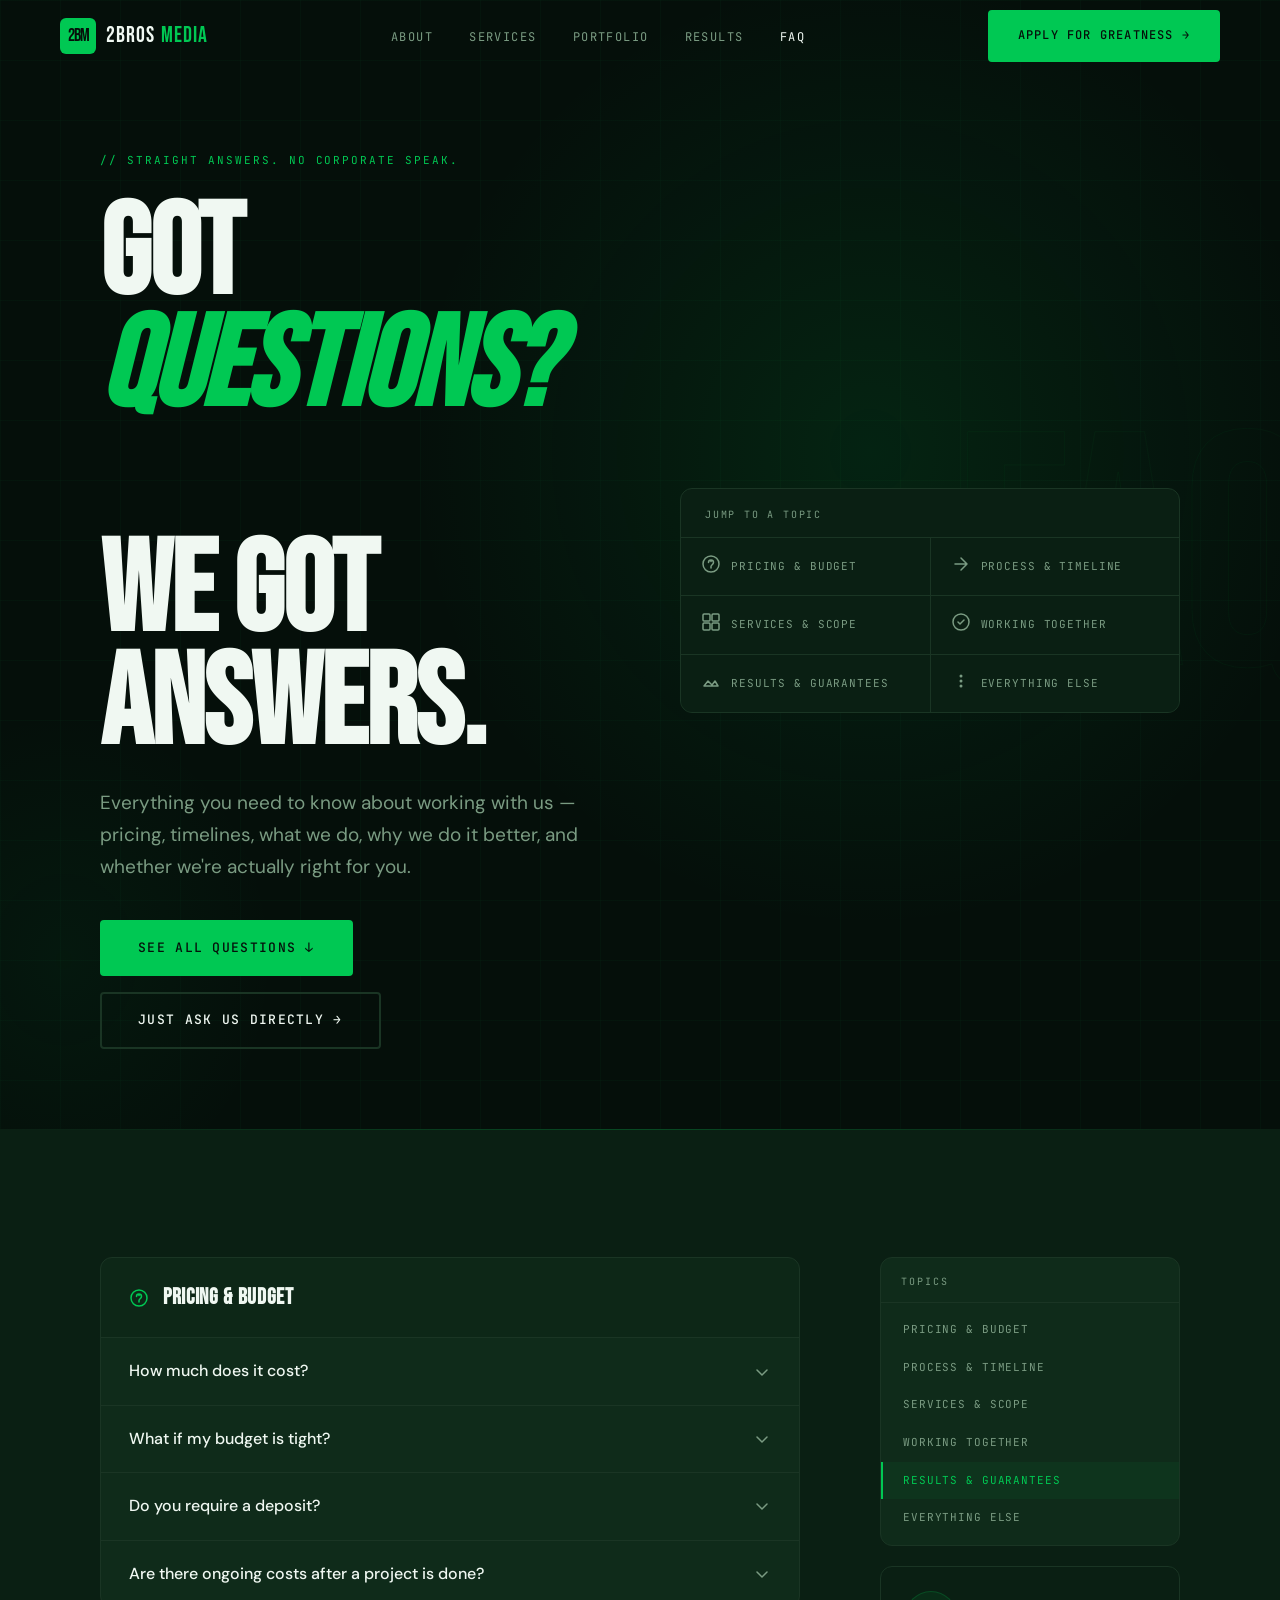
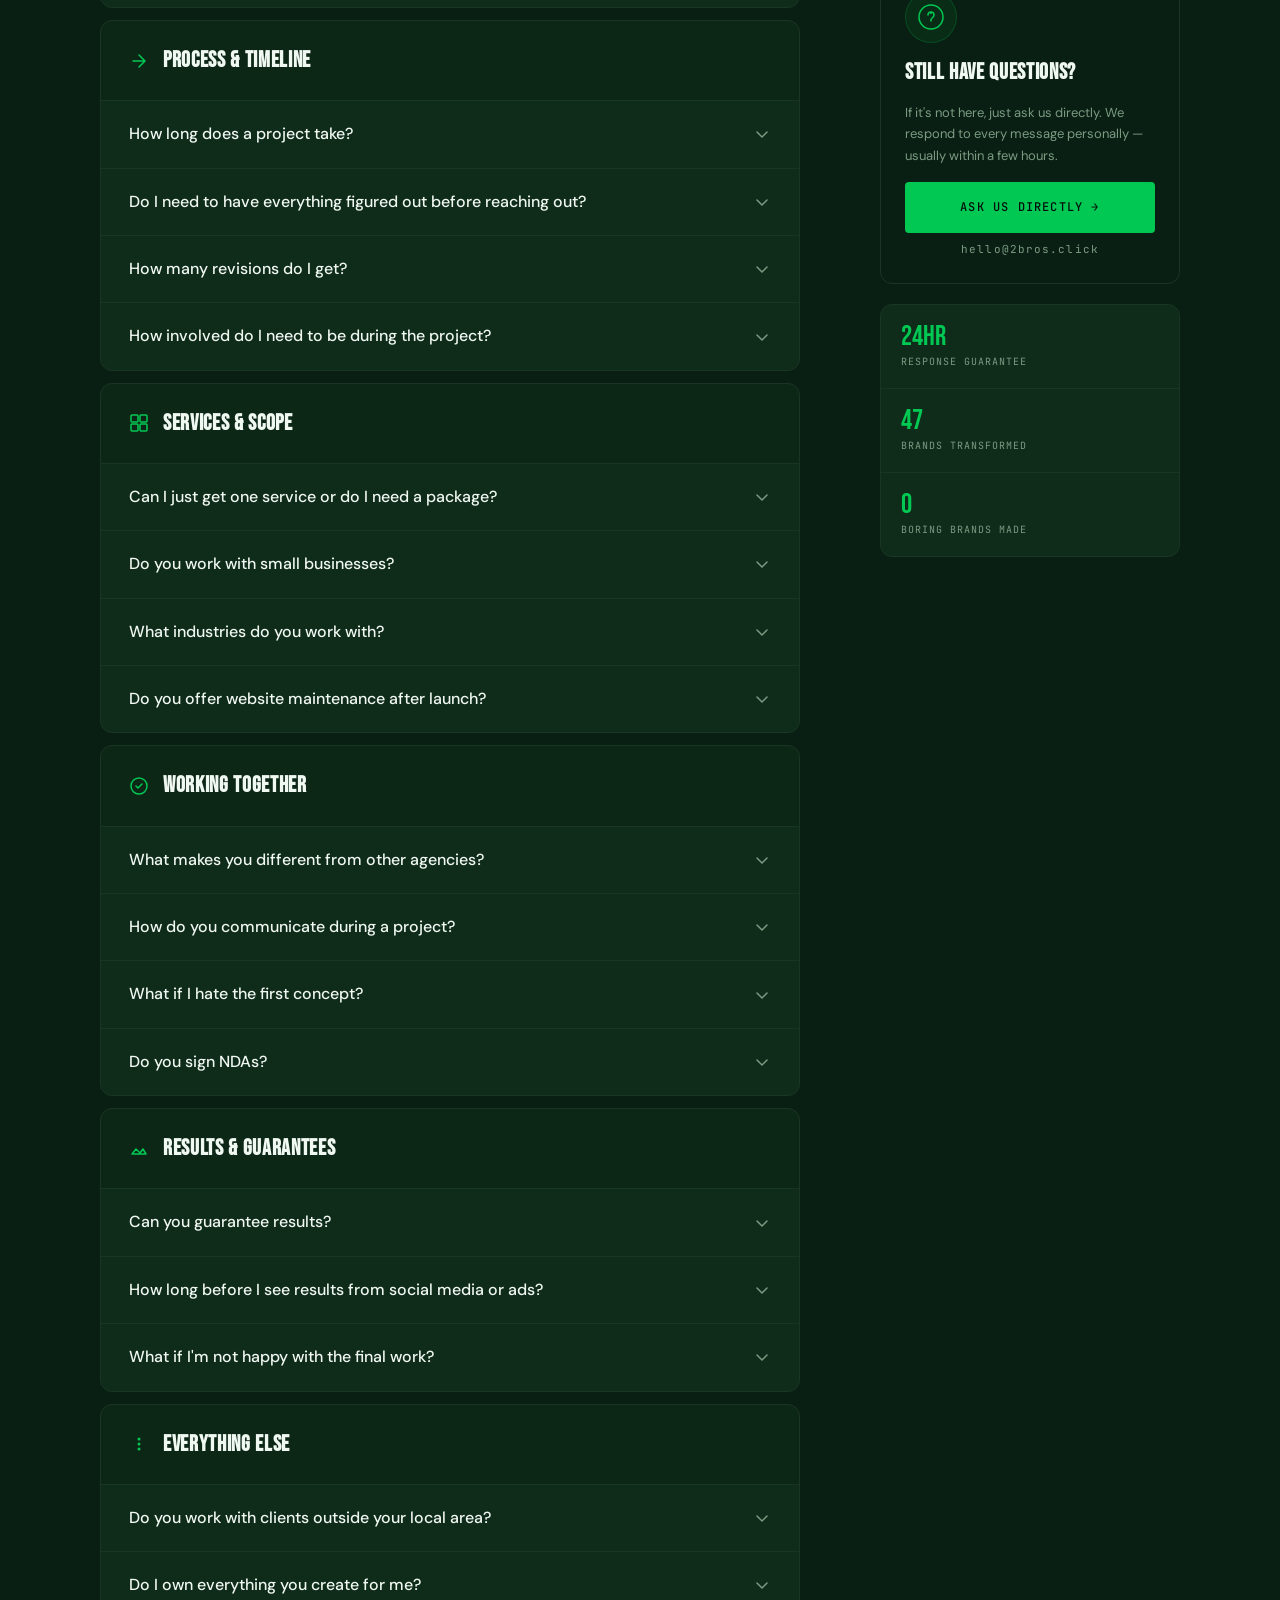
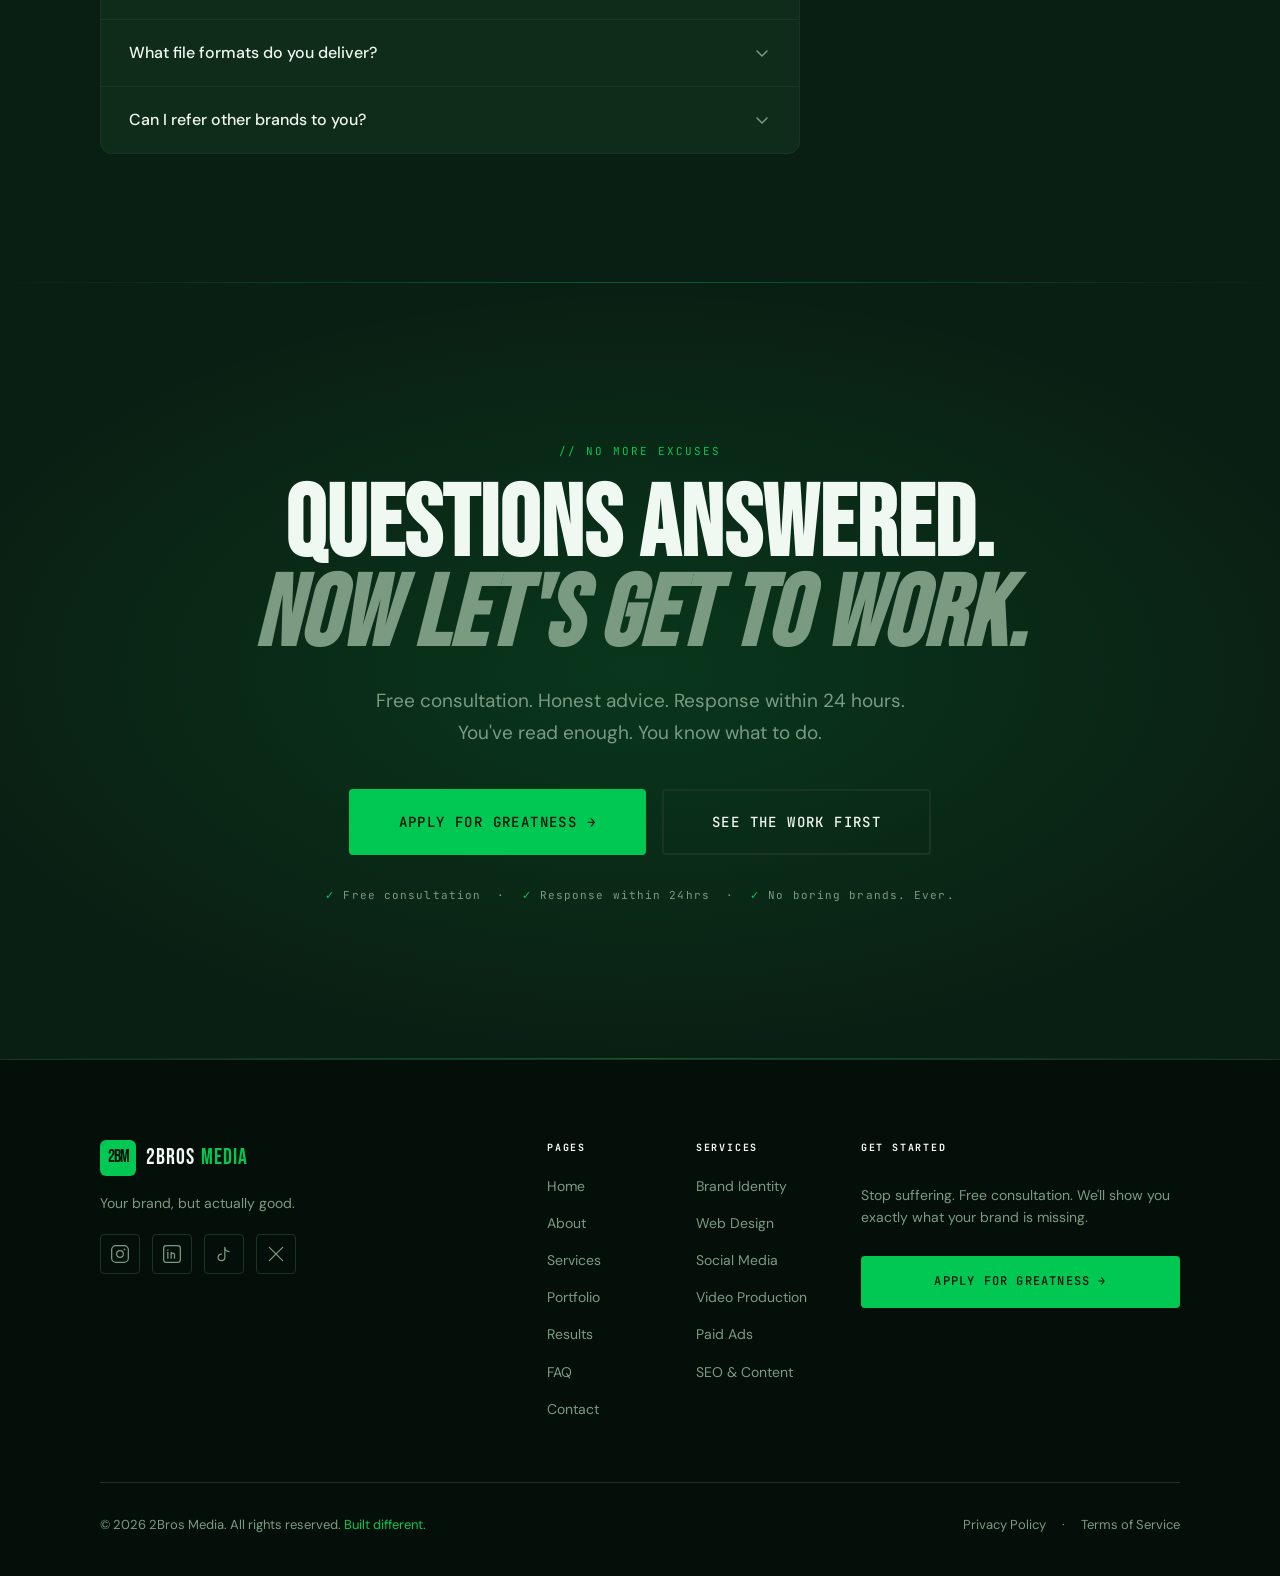
<file: faq.html>
<!DOCTYPE html>
<html lang="en">
<head>
  <!-- ============================================================
       PRIMARY META TAGS
  ============================================================ -->
  <meta charset="UTF-8">
  <meta name="viewport" content="width=device-width, initial-scale=1.0">
  <title>FAQ | 2Bros Media — Got Questions?</title>
  <meta name="description" content="Everything you wanted to know about working with 2Bros Media — pricing, timelines, process, what makes us different, and whether we're the right fit. If it's not here, just ask us.">
  <meta name="keywords" content="2Bros Media FAQ, creative agency questions, branding agency pricing, how long does a brand project take, what does a creative agency do">
  <meta name="author" content="2Bros Media">
  <link rel="canonical" href="https://2bros.click/faq.html">

  <!-- Open Graph -->
  <meta property="og:type" content="website">
  <meta property="og:url" content="https://2bros.click/faq.html">
  <meta property="og:title" content="FAQ | 2Bros Media — Got Questions?">
  <meta property="og:description" content="Everything you need to know about working with 2Bros Media. If it's not here, just ask.">
  <meta property="og:image" content="https://2bros.click/assets/images/og-image.jpg">

  <!-- Twitter -->
  <meta name="twitter:card" content="summary_large_image">
  <meta name="twitter:site" content="@2brosmedia">
  <meta name="twitter:title" content="FAQ | 2Bros Media — Got Questions?">
  <meta name="twitter:description" content="Everything you need to know about working with 2Bros Media. If it's not here, just ask.">
  <meta name="twitter:image" content="https://2bros.click/assets/images/og-image.jpg">

  <!-- Favicons -->
  <link rel="icon" type="image/x-icon" href="/favicon.ico">
  <link rel="icon" type="image/png" sizes="32x32" href="/assets/images/favicon-32x32.png">
  <link rel="apple-touch-icon" href="/assets/images/apple-touch-icon.png">

  <!-- Structured Data — FAQPage schema for Google rich results -->
  <script type="application/ld+json">
  {
    "@context": "https://schema.org",
    "@type": "FAQPage",
    "mainEntity": [
      {
        "@type": "Question",
        "name": "How much does it cost?",
        "acceptedAnswer": {
          "@type": "Answer",
          "text": "Projects start at $2,500 for focused single-service work and scale up from there. Our Growth package starts at $6,500 for integrated multi-service work, and our Domination package starts at $15,000 for full brand build and management. Every project gets a custom scope — pricing depends on complexity, deliverables, and timeline. The best way to get a real number is to submit a consultation request and tell us what you need."
        }
      },
      {
        "@type": "Question",
        "name": "How long does a project take?",
        "acceptedAnswer": {
          "@type": "Answer",
          "text": "Brand identity projects typically take 2–3 weeks. Website builds run 3–5 weeks depending on complexity. Video production is 2–4 weeks from shoot to final delivery. Ongoing services like social media and paid ads are month-to-month retainers that start showing meaningful results by week 6–8. We'll give you a specific timeline in your project proposal."
        }
      },
      {
        "@type": "Question",
        "name": "Do you work with small businesses?",
        "acceptedAnswer": {
          "@type": "Answer",
          "text": "Yes. Some of our best work has been for small businesses — they tend to have the most to gain from great branding. Our Starter package was built specifically for early-stage brands that need a strong foundation without a Fortune 500 budget. If you're serious about your brand, we're serious about helping you."
        }
      },
      {
        "@type": "Question",
        "name": "What makes you different from other agencies?",
        "acceptedAnswer": {
          "@type": "Answer",
          "text": "The founders do your work. Not a junior designer, not an outsourced team, not an AI generator with a human editor. We built 2Bros because we were tired of watching good brands get mediocre work from agencies that over-promised and under-delivered. We move faster, communicate directly, and we're held accountable to results — not just deliverables."
        }
      },
      {
        "@type": "Question",
        "name": "Can I just get one service or do I need a package?",
        "acceptedAnswer": {
          "@type": "Answer",
          "text": "You can absolutely hire us for a single service. We do standalone brand identities, single website builds, individual video projects, and month-to-month social management. You don't need a package. That said, if you're doing multiple things at once, a package is more cost-effective — and the results compound when everything works together."
        }
      }
    ]
  }
  </script>

  <!-- Google Fonts -->
  <link rel="preconnect" href="https://fonts.googleapis.com">
  <link rel="preconnect" href="https://fonts.gstatic.com" crossorigin>
  <link href="https://fonts.googleapis.com/css2?family=Bebas+Neue&family=DM+Sans:ital,opsz,wght@0,9..40,300;0,9..40,400;0,9..40,500;0,9..40,600;1,9..40,400&family=JetBrains+Mono:wght@400;500&display=swap" rel="stylesheet">

  <!-- ============================================================
       CRITICAL ABOVE-THE-FOLD CSS
  ============================================================ -->
  <style>
    *, *::before, *::after { box-sizing: border-box; margin: 0; padding: 0; }
    html { scroll-behavior: smooth; }
    body {
      background: var(--color-bg);
      color: var(--color-white);
      font-family: var(--font-body);
      font-size: 17px;
      line-height: 1.6;
      overflow-x: hidden;
    }
    img { display: block; max-width: 100%; }
    a { color: inherit; text-decoration: none; }
    ul { list-style: none; }
    button { cursor: pointer; border: none; background: none; font: inherit; }
    :root {
      --color-bg:          #050f0a;
      --color-surface:     #0a1f13;
      --color-surface-2:   #0f2b1a;
      --color-emerald:     #00c853;
      --color-emerald-dim: #00a844;
      --color-gold:        #ffd700;
      --color-white:       #f0f8f2;
      --color-muted:       #7a9b82;
      --color-border:      #1a3524;
      --color-danger:      #ff3b30;
      --font-display: 'Bebas Neue', 'Impact', sans-serif;
      --font-body:    'DM Sans', 'Helvetica Neue', sans-serif;
      --font-mono:    'JetBrains Mono', monospace;
      --nav-h:        72px;
      --section-pad:  clamp(80px, 10vw, 140px);
      --container:    1200px;
      --gutter:       clamp(20px, 5vw, 60px);
      --radius:       4px;
      --radius-lg:    12px;
    }
    .nav {
      position: fixed; top: 0; left: 0; right: 0;
      z-index: 1000; height: var(--nav-h);
      display: flex; align-items: center; padding: 0 var(--gutter);
      transition: background .3s, backdrop-filter .3s, border-bottom .3s;
    }
    .nav.scrolled {
      background: rgba(5,15,10,0.92);
      backdrop-filter: blur(12px); -webkit-backdrop-filter: blur(12px);
      border-bottom: 1px solid var(--color-border);
    }
    .nav-inner {
      width: 100%; max-width: var(--container); margin: 0 auto;
      display: flex; align-items: center; justify-content: space-between; gap: 24px;
    }
    .nav-logo { display: flex; align-items: center; gap: 10px; flex-shrink: 0; }
    .nav-logo-mark {
      width: 36px; height: 36px; background: var(--color-emerald); border-radius: 6px;
      display: flex; align-items: center; justify-content: center;
      font-family: var(--font-display); font-size: 18px; color: var(--color-bg); letter-spacing: -1px;
    }
    .nav-logo-text { font-family: var(--font-display); font-size: 22px; letter-spacing: .05em; color: var(--color-white); }
    .nav-logo-text span { color: var(--color-emerald); }
    .nav-links { display: flex; align-items: center; gap: 36px; }
    .nav-links a {
      font-family: var(--font-mono); font-size: 12px; letter-spacing: .12em;
      text-transform: uppercase; color: var(--color-muted); transition: color .2s;
    }
    .nav-links a:hover, .nav-links a.active { color: var(--color-white); }
    .nav-cta { display: flex; align-items: center; gap: 16px; }
  </style>

  <link rel="stylesheet" href="assets/css/main.css">
  <link rel="stylesheet" href="assets/css/faq.css">
</head>

<body>

<!-- ============================================================
     NAVIGATION
============================================================ -->
<nav class="nav" id="main-nav" role="navigation" aria-label="Main navigation">
  <div class="nav-inner">
    <a href="index.html" class="nav-logo" aria-label="2Bros Media — Home">
      <div class="nav-logo-mark" aria-hidden="true">2BM</div>
      <span class="nav-logo-text">2BROS <span>MEDIA</span></span>
    </a>
    <ul class="nav-links" role="list">
      <li><a href="about.html">About</a></li>
      <li><a href="services.html">Services</a></li>
      <li><a href="portfolio.html">Portfolio</a></li>
      <li><a href="results.html">Results</a></li>
      <li><a href="faq.html" class="active" aria-current="page">FAQ</a></li>
    </ul>
    <div class="nav-cta">
      <a href="contact.html" class="btn btn-primary" id="nav-cta-desktop" style="display:none">Apply For Greatness →</a>
      <button class="hamburger" id="hamburger" aria-label="Open menu" aria-expanded="false" aria-controls="mobile-menu">
        <span class="hamburger-line"></span>
        <span class="hamburger-line"></span>
        <span class="hamburger-line"></span>
      </button>
    </div>
  </div>
</nav>

<!-- Mobile Menu -->
<div class="mobile-menu" id="mobile-menu" role="dialog" aria-modal="true" aria-label="Mobile navigation">
  <button class="mobile-menu-close" id="mobile-close" aria-label="Close menu">✕</button>
  <nav>
    <ul class="mobile-menu-links" role="list">
      <li><a href="index.html">Home</a></li>
      <li><a href="about.html">About</a></li>
      <li><a href="services.html">Services</a></li>
      <li><a href="portfolio.html">Portfolio</a></li>
      <li><a href="results.html">Results</a></li>
      <li><a href="faq.html" class="active">FAQ</a></li>
    </ul>
    <a href="contact.html" class="btn btn-primary mobile-menu-cta">Apply For Greatness →</a>
  </nav>
</div>


<!-- ============================================================
     HERO — GOT QUESTIONS?
============================================================ -->
<section class="faq-hero" id="hero" aria-labelledby="faq-hero-headline">
  <div class="faq-hero-bg"   aria-hidden="true"></div>
  <div class="faq-hero-grid" aria-hidden="true"></div>
  <div class="faq-hero-watermark" aria-hidden="true">FAQ</div>

  <div class="container faq-hero-inner">
    <div class="faq-hero-text">
      <span class="section-tag" data-animate="fadeUp">// STRAIGHT ANSWERS. NO CORPORATE SPEAK.</span>
      <h1 class="faq-hero-headline" id="faq-hero-headline" data-animate="fadeUp" data-animate-delay="80">
        GOT<br>
        <em class="faq-hero-em">QUESTIONS?</em><br>
        WE GOT ANSWERS.
      </h1>
      <p class="faq-hero-sub" data-animate="fadeUp" data-animate-delay="180">
        Everything you need to know about working with us — pricing, timelines, what we do, why we do it better, and whether we're actually right for you.
      </p>
      <div class="faq-hero-actions" data-animate="fadeUp" data-animate-delay="260">
        <a href="#faq-accordion" class="btn btn-primary btn-lg">See All Questions ↓</a>
        <a href="contact.html"   class="btn btn-outline  btn-lg">Just Ask Us Directly →</a>
      </div>
    </div>

    <!-- Category jump links -->
    <nav class="faq-hero-categories" aria-label="FAQ categories" data-animate="fadeUp" data-animate-delay="200">
      <p class="faq-cat-label">JUMP TO A TOPIC</p>
      <div class="faq-cat-grid">
        <a href="#cat-pricing"   class="faq-cat-btn">
          <span class="faq-cat-icon" aria-hidden="true">
            <svg width="20" height="20" viewBox="0 0 20 20" fill="none"><circle cx="10" cy="10" r="8" stroke="currentColor" stroke-width="1.5" fill="none"/><path d="M10 6v1.5M10 12.5V14M7.5 8.5C7.5 7.12 8.62 6 10 6s2.5 1.12 2.5 2.5c0 2-2.5 2.5-2.5 4" stroke="currentColor" stroke-width="1.5" stroke-linecap="round"/></svg>
          </span>
          <span>Pricing &amp; Budget</span>
        </a>
        <a href="#cat-process"   class="faq-cat-btn">
          <span class="faq-cat-icon" aria-hidden="true">
            <svg width="20" height="20" viewBox="0 0 20 20" fill="none"><path d="M4 10h12M10 4l6 6-6 6" stroke="currentColor" stroke-width="1.5" stroke-linecap="round" stroke-linejoin="round"/></svg>
          </span>
          <span>Process &amp; Timeline</span>
        </a>
        <a href="#cat-services"  class="faq-cat-btn">
          <span class="faq-cat-icon" aria-hidden="true">
            <svg width="20" height="20" viewBox="0 0 20 20" fill="none"><rect x="2" y="2" width="7" height="7" rx="1" stroke="currentColor" stroke-width="1.5" fill="none"/><rect x="11" y="2" width="7" height="7" rx="1" stroke="currentColor" stroke-width="1.5" fill="none"/><rect x="2" y="11" width="7" height="7" rx="1" stroke="currentColor" stroke-width="1.5" fill="none"/><rect x="11" y="11" width="7" height="7" rx="1" stroke="currentColor" stroke-width="1.5" fill="none"/></svg>
          </span>
          <span>Services &amp; Scope</span>
        </a>
        <a href="#cat-working"   class="faq-cat-btn">
          <span class="faq-cat-icon" aria-hidden="true">
            <svg width="20" height="20" viewBox="0 0 20 20" fill="none"><path d="M10 2a8 8 0 1 0 0 16A8 8 0 0 0 10 2z" stroke="currentColor" stroke-width="1.5" fill="none"/><path d="M7 10l2 2 4-4" stroke="currentColor" stroke-width="1.5" stroke-linecap="round" stroke-linejoin="round"/></svg>
          </span>
          <span>Working Together</span>
        </a>
        <a href="#cat-results"   class="faq-cat-btn">
          <span class="faq-cat-icon" aria-hidden="true">
            <svg width="20" height="20" viewBox="0 0 20 20" fill="none"><path d="M3 15l4-5 4 4 3-4 3 5H3z" stroke="currentColor" stroke-width="1.5" stroke-linejoin="round" fill="none"/></svg>
          </span>
          <span>Results &amp; Guarantees</span>
        </a>
        <a href="#cat-misc"      class="faq-cat-btn">
          <span class="faq-cat-icon" aria-hidden="true">
            <svg width="20" height="20" viewBox="0 0 20 20" fill="none"><circle cx="10" cy="5"  r="1.5" fill="currentColor"/><circle cx="10" cy="10" r="1.5" fill="currentColor"/><circle cx="10" cy="15" r="1.5" fill="currentColor"/></svg>
          </span>
          <span>Everything Else</span>
        </a>
      </div>
    </nav>
  </div>
</section>


<!-- ============================================================
     ACCORDION FAQ
============================================================ -->
<section class="faq-section section-pad" id="faq-accordion" aria-labelledby="faq-section-headline">
  <div class="container faq-layout">

    <!-- Main accordion -->
    <div class="faq-accordion-wrap">

      <h2 class="sr-only" id="faq-section-headline">Frequently Asked Questions</h2>

      <!-- ─── CATEGORY: PRICING & BUDGET ─── -->
      <div class="faq-category" id="cat-pricing" data-animate="fadeUp">
        <div class="faq-category-header">
          <span class="faq-category-icon" aria-hidden="true">
            <svg width="20" height="20" viewBox="0 0 20 20" fill="none"><circle cx="10" cy="10" r="8" stroke="currentColor" stroke-width="1.5" fill="none"/><path d="M10 6v1.5M10 12.5V14M7.5 8.5C7.5 7.12 8.62 6 10 6s2.5 1.12 2.5 2.5c0 2-2.5 2.5-2.5 4" stroke="currentColor" stroke-width="1.5" stroke-linecap="round"/></svg>
          </span>
          <h3 class="faq-category-title">Pricing &amp; Budget</h3>
        </div>

        <div class="faq-items">

          <div class="faq-item" data-animate="fadeUp">
            <button class="faq-question" aria-expanded="false" aria-controls="faq-a1">
              <span>How much does it cost?</span>
              <span class="faq-chevron" aria-hidden="true">
                <svg width="18" height="18" viewBox="0 0 18 18" fill="none"><path d="M4 7l5 5 5-5" stroke="currentColor" stroke-width="1.5" stroke-linecap="round" stroke-linejoin="round"/></svg>
              </span>
            </button>
            <div class="faq-answer" id="faq-a1" role="region">
              <div class="faq-answer-inner">
                <p>Projects start at <strong>$2,500</strong> for focused single-service work and scale from there. Our Growth package starts at $6,500 for integrated multi-service work. Our Domination package — the full build — starts at $15,000.</p>
                <p>But here's the thing: every project gets a custom scope. What you actually pay depends on complexity, deliverables, and timeline. The best way to get a real number is to submit a consultation request and tell us exactly what you need. We'll come back with an honest proposal, not a padded one.</p>
                <a href="services.html#pricing" class="faq-answer-link">See our pricing tiers →</a>
              </div>
            </div>
          </div>

          <div class="faq-item" data-animate="fadeUp">
            <button class="faq-question" aria-expanded="false" aria-controls="faq-a2">
              <span>What if my budget is tight?</span>
              <span class="faq-chevron" aria-hidden="true">
                <svg width="18" height="18" viewBox="0 0 18 18" fill="none"><path d="M4 7l5 5 5-5" stroke="currentColor" stroke-width="1.5" stroke-linecap="round" stroke-linejoin="round"/></svg>
              </span>
            </button>
            <div class="faq-answer" id="faq-a2" role="region">
              <div class="faq-answer-inner">
                <p>Tell us anyway. We'd rather have an honest conversation about what's possible at your budget than have you ghost the inquiry form because the numbers scared you.</p>
                <p>Some of our best work has come from projects with tight scopes and tight budgets — constraints force clarity. We'll tell you what we can deliver for your number, and if it doesn't make sense yet, we'll tell you that too. No hard sell. Just straight talk.</p>
              </div>
            </div>
          </div>

          <div class="faq-item" data-animate="fadeUp">
            <button class="faq-question" aria-expanded="false" aria-controls="faq-a3">
              <span>Do you require a deposit?</span>
              <span class="faq-chevron" aria-hidden="true">
                <svg width="18" height="18" viewBox="0 0 18 18" fill="none"><path d="M4 7l5 5 5-5" stroke="currentColor" stroke-width="1.5" stroke-linecap="round" stroke-linejoin="round"/></svg>
              </span>
            </button>
            <div class="faq-answer" id="faq-a3" role="region">
              <div class="faq-answer-inner">
                <p>Yes. We require a <strong>50% deposit</strong> to begin work on any project. The remaining 50% is due on final delivery before files are handed off. For ongoing retainer services (social media management, paid ads), we invoice monthly in advance.</p>
                <p>We accept bank transfer, credit card, and most major payment platforms. Payment schedules for larger projects can be discussed during scoping.</p>
              </div>
            </div>
          </div>

          <div class="faq-item" data-animate="fadeUp">
            <button class="faq-question" aria-expanded="false" aria-controls="faq-a4">
              <span>Are there ongoing costs after a project is done?</span>
              <span class="faq-chevron" aria-hidden="true">
                <svg width="18" height="18" viewBox="0 0 18 18" fill="none"><path d="M4 7l5 5 5-5" stroke="currentColor" stroke-width="1.5" stroke-linecap="round" stroke-linejoin="round"/></svg>
              </span>
            </button>
            <div class="faq-answer" id="faq-a4" role="region">
              <div class="faq-answer-inner">
                <p>Not from us — unless you want them. One-time project deliverables like brand identities, websites, and video productions are yours outright on final payment. No licensing fees, no ongoing charges, no strings.</p>
                <p>If you want ongoing support — monthly social management, ad campaign management, SEO, content — those are separate retainer agreements. You're never locked in beyond the current billing period.</p>
              </div>
            </div>
          </div>

        </div><!-- /faq-items -->
      </div><!-- /cat-pricing -->


      <!-- ─── CATEGORY: PROCESS & TIMELINE ─── -->
      <div class="faq-category" id="cat-process" data-animate="fadeUp">
        <div class="faq-category-header">
          <span class="faq-category-icon" aria-hidden="true">
            <svg width="20" height="20" viewBox="0 0 20 20" fill="none"><path d="M4 10h12M10 4l6 6-6 6" stroke="currentColor" stroke-width="1.5" stroke-linecap="round" stroke-linejoin="round"/></svg>
          </span>
          <h3 class="faq-category-title">Process &amp; Timeline</h3>
        </div>

        <div class="faq-items">

          <div class="faq-item" data-animate="fadeUp">
            <button class="faq-question" aria-expanded="false" aria-controls="faq-b1">
              <span>How long does a project take?</span>
              <span class="faq-chevron" aria-hidden="true">
                <svg width="18" height="18" viewBox="0 0 18 18" fill="none"><path d="M4 7l5 5 5-5" stroke="currentColor" stroke-width="1.5" stroke-linecap="round" stroke-linejoin="round"/></svg>
              </span>
            </button>
            <div class="faq-answer" id="faq-b1" role="region">
              <div class="faq-answer-inner">
                <p>It depends on the service. Here's a realistic breakdown:</p>
                <ul class="faq-list">
                  <li><strong>Brand Identity:</strong> 2–3 weeks</li>
                  <li><strong>Website Design &amp; Dev:</strong> 3–5 weeks depending on complexity</li>
                  <li><strong>Video Production:</strong> 2–4 weeks from shoot to final delivery</li>
                  <li><strong>Photography:</strong> 1 week post-shoot</li>
                  <li><strong>Brand Strategy:</strong> 1–2 weeks for the strategy document</li>
                  <li><strong>Social Media:</strong> Ongoing — meaningful results by week 6–8</li>
                  <li><strong>Paid Ads:</strong> Ongoing — peak performance by day 30–60</li>
                </ul>
                <p>If you have a hard deadline, tell us in your consultation. Rush timelines are possible for most projects — we'll factor it into the scope.</p>
              </div>
            </div>
          </div>

          <div class="faq-item" data-animate="fadeUp">
            <button class="faq-question" aria-expanded="false" aria-controls="faq-b2">
              <span>Do I need to have everything figured out before reaching out?</span>
              <span class="faq-chevron" aria-hidden="true">
                <svg width="18" height="18" viewBox="0 0 18 18" fill="none"><path d="M4 7l5 5 5-5" stroke="currentColor" stroke-width="1.5" stroke-linecap="round" stroke-linejoin="round"/></svg>
              </span>
            </button>
            <div class="faq-answer" id="faq-b2" role="region">
              <div class="faq-answer-inner">
                <p>Absolutely not. Most of our best clients came to us with "I know something's broken but I don't know exactly what." That's what the consultation is for.</p>
                <p>Come with your problem, your goals, and a rough idea of your budget. We'll help you figure out what to prioritize, what's actually going to move the needle, and what order to do it in. You don't need a brief, a deck, or a fully formed vision. Just show up.</p>
              </div>
            </div>
          </div>

          <div class="faq-item" data-animate="fadeUp">
            <button class="faq-question" aria-expanded="false" aria-controls="faq-b3">
              <span>How many revisions do I get?</span>
              <span class="faq-chevron" aria-hidden="true">
                <svg width="18" height="18" viewBox="0 0 18 18" fill="none"><path d="M4 7l5 5 5-5" stroke="currentColor" stroke-width="1.5" stroke-linecap="round" stroke-linejoin="round"/></svg>
              </span>
            </button>
            <div class="faq-answer" id="faq-b3" role="region">
              <div class="faq-answer-inner">
                <p>It varies by package. Starter projects include <strong>2 revision rounds</strong>. Growth and Domination packages include <strong>unlimited revision rounds</strong> within the project scope.</p>
                <p>In practice, most projects are resolved in 1–2 rounds because we do a thorough discovery process before we touch any creative. We'd rather spend time getting it right in the brief than in endless revisions. Revisions outside scope are charged at our hourly rate, which we disclose upfront.</p>
              </div>
            </div>
          </div>

          <div class="faq-item" data-animate="fadeUp">
            <button class="faq-question" aria-expanded="false" aria-controls="faq-b4">
              <span>How involved do I need to be during the project?</span>
              <span class="faq-chevron" aria-hidden="true">
                <svg width="18" height="18" viewBox="0 0 18 18" fill="none"><path d="M4 7l5 5 5-5" stroke="currentColor" stroke-width="1.5" stroke-linecap="round" stroke-linejoin="round"/></svg>
              </span>
            </button>
            <div class="faq-answer" id="faq-b4" role="region">
              <div class="faq-answer-inner">
                <p>As much or as little as you want — within reason. We'll need your input for discovery, your approval at key milestones, and your feedback on revisions. Outside of those touchpoints, we handle everything.</p>
                <p>If you want to be deeply involved in every decision, we can accommodate that. If you want to say "here's the brief, surprise me," we're comfortable with that too. We'll align on communication style at the start of the engagement so there are no surprises.</p>
              </div>
            </div>
          </div>

        </div>
      </div><!-- /cat-process -->


      <!-- ─── CATEGORY: SERVICES & SCOPE ─── -->
      <div class="faq-category" id="cat-services" data-animate="fadeUp">
        <div class="faq-category-header">
          <span class="faq-category-icon" aria-hidden="true">
            <svg width="20" height="20" viewBox="0 0 20 20" fill="none"><rect x="2" y="2" width="7" height="7" rx="1" stroke="currentColor" stroke-width="1.5" fill="none"/><rect x="11" y="2" width="7" height="7" rx="1" stroke="currentColor" stroke-width="1.5" fill="none"/><rect x="2" y="11" width="7" height="7" rx="1" stroke="currentColor" stroke-width="1.5" fill="none"/><rect x="11" y="11" width="7" height="7" rx="1" stroke="currentColor" stroke-width="1.5" fill="none"/></svg>
          </span>
          <h3 class="faq-category-title">Services &amp; Scope</h3>
        </div>

        <div class="faq-items">

          <div class="faq-item" data-animate="fadeUp">
            <button class="faq-question" aria-expanded="false" aria-controls="faq-c1">
              <span>Can I just get one service or do I need a package?</span>
              <span class="faq-chevron" aria-hidden="true">
                <svg width="18" height="18" viewBox="0 0 18 18" fill="none"><path d="M4 7l5 5 5-5" stroke="currentColor" stroke-width="1.5" stroke-linecap="round" stroke-linejoin="round"/></svg>
              </span>
            </button>
            <div class="faq-answer" id="faq-c1" role="region">
              <div class="faq-answer-inner">
                <p>You can absolutely hire us for a single service. We do standalone brand identities, single website builds, individual video projects, and month-to-month social management with no package requirement.</p>
                <p>That said: if you're doing multiple things at once, a package is more cost-effective — and the results compound when everything works together. A great brand identity makes the website better. A great website makes the ads cheaper. But you can start wherever makes sense for you right now.</p>
                <a href="services.html" class="faq-answer-link">See all services →</a>
              </div>
            </div>
          </div>

          <div class="faq-item" data-animate="fadeUp">
            <button class="faq-question" aria-expanded="false" aria-controls="faq-c2">
              <span>Do you work with small businesses?</span>
              <span class="faq-chevron" aria-hidden="true">
                <svg width="18" height="18" viewBox="0 0 18 18" fill="none"><path d="M4 7l5 5 5-5" stroke="currentColor" stroke-width="1.5" stroke-linecap="round" stroke-linejoin="round"/></svg>
              </span>
            </button>
            <div class="faq-answer" id="faq-c2" role="region">
              <div class="faq-answer-inner">
                <p>Yes. Some of our best work — and some of the most dramatic transformations — have been for small businesses. They tend to have the most to gain from great branding because the gap between where they are and where they could be is the biggest.</p>
                <p>Our Starter package was built specifically for early-stage and small brands that need a strong foundation without a Fortune 500 budget. If you're serious about your business, we're serious about helping you compete with people twice your size.</p>
              </div>
            </div>
          </div>

          <div class="faq-item" data-animate="fadeUp">
            <button class="faq-question" aria-expanded="false" aria-controls="faq-c3">
              <span>What industries do you work with?</span>
              <span class="faq-chevron" aria-hidden="true">
                <svg width="18" height="18" viewBox="0 0 18 18" fill="none"><path d="M4 7l5 5 5-5" stroke="currentColor" stroke-width="1.5" stroke-linecap="round" stroke-linejoin="round"/></svg>
              </span>
            </button>
            <div class="faq-answer" id="faq-c3" role="region">
              <div class="faq-answer-inner">
                <p>We've worked across 12 industries including real estate, health and fitness, food and beverage, financial services, architecture and design, hospitality, e-commerce, tech, retail, professional services, entertainment, and consumer goods.</p>
                <p>We don't specialize in one industry by choice — we specialize in the craft. Good branding, strategy, and storytelling apply everywhere. If your industry isn't listed, reach out anyway. If we've never worked in it before, we'll tell you that and show you how we'd approach it.</p>
              </div>
            </div>
          </div>

          <div class="faq-item" data-animate="fadeUp">
            <button class="faq-question" aria-expanded="false" aria-controls="faq-c4">
              <span>Do you offer website maintenance after launch?</span>
              <span class="faq-chevron" aria-hidden="true">
                <svg width="18" height="18" viewBox="0 0 18 18" fill="none"><path d="M4 7l5 5 5-5" stroke="currentColor" stroke-width="1.5" stroke-linecap="round" stroke-linejoin="round"/></svg>
              </span>
            </button>
            <div class="faq-answer" id="faq-c4" role="region">
              <div class="faq-answer-inner">
                <p>Yes. All website projects include <strong>30 days of post-launch support</strong> at no extra charge — bug fixes, copy tweaks, minor layout adjustments. Beyond that, we offer ongoing monthly maintenance retainers covering security updates, performance monitoring, content updates, and technical support.</p>
                <p>We also provide full handoff documentation so your team can manage the site independently if you'd prefer. We don't lock you into maintenance contracts you don't need.</p>
              </div>
            </div>
          </div>

        </div>
      </div><!-- /cat-services -->


      <!-- ─── CATEGORY: WORKING TOGETHER ─── -->
      <div class="faq-category" id="cat-working" data-animate="fadeUp">
        <div class="faq-category-header">
          <span class="faq-category-icon" aria-hidden="true">
            <svg width="20" height="20" viewBox="0 0 20 20" fill="none"><path d="M10 2a8 8 0 1 0 0 16A8 8 0 0 0 10 2z" stroke="currentColor" stroke-width="1.5" fill="none"/><path d="M7 10l2 2 4-4" stroke="currentColor" stroke-width="1.5" stroke-linecap="round" stroke-linejoin="round"/></svg>
          </span>
          <h3 class="faq-category-title">Working Together</h3>
        </div>

        <div class="faq-items">

          <div class="faq-item" data-animate="fadeUp">
            <button class="faq-question" aria-expanded="false" aria-controls="faq-d1">
              <span>What makes you different from other agencies?</span>
              <span class="faq-chevron" aria-hidden="true">
                <svg width="18" height="18" viewBox="0 0 18 18" fill="none"><path d="M4 7l5 5 5-5" stroke="currentColor" stroke-width="1.5" stroke-linecap="round" stroke-linejoin="round"/></svg>
              </span>
            </button>
            <div class="faq-answer" id="faq-d1" role="region">
              <div class="faq-answer-inner">
                <p>The founders do your work. Not a junior designer, not an outsourced team — the actual people you talk to in the consultation are the ones building your brand. That accountability is rare in this industry.</p>
                <p>We also operate without the bloat. No layers of account management, no approval chains, no six-week timelines for a logo. We move fast, communicate directly, and we're held accountable to outcomes, not just deliverables. If we say something's going to get done in two weeks, it gets done in two weeks.</p>
                <a href="about.html#versus" class="faq-answer-link">See the full Them vs Us comparison →</a>
              </div>
            </div>
          </div>

          <div class="faq-item" data-animate="fadeUp">
            <button class="faq-question" aria-expanded="false" aria-controls="faq-d2">
              <span>How do you communicate during a project?</span>
              <span class="faq-chevron" aria-hidden="true">
                <svg width="18" height="18" viewBox="0 0 18 18" fill="none"><path d="M4 7l5 5 5-5" stroke="currentColor" stroke-width="1.5" stroke-linecap="round" stroke-linejoin="round"/></svg>
              </span>
            </button>
            <div class="faq-answer" id="faq-d2" role="region">
              <div class="faq-answer-inner">
                <p>Direct. We don't use project management software that requires you to learn a new tool. You get a dedicated communication channel — usually email or a shared Slack workspace, your preference — and a point of contact who actually responds.</p>
                <p>For project milestones we use shared Figma links, Loom videos, and Google Docs for feedback and approvals. Everything is organized and timestamped. You'll always know exactly where your project stands.</p>
              </div>
            </div>
          </div>

          <div class="faq-item" data-animate="fadeUp">
            <button class="faq-question" aria-expanded="false" aria-controls="faq-d3">
              <span>What if I hate the first concept?</span>
              <span class="faq-chevron" aria-hidden="true">
                <svg width="18" height="18" viewBox="0 0 18 18" fill="none"><path d="M4 7l5 5 5-5" stroke="currentColor" stroke-width="1.5" stroke-linecap="round" stroke-linejoin="round"/></svg>
              </span>
            </button>
            <div class="faq-answer" id="faq-d3" role="region">
              <div class="faq-answer-inner">
                <p>We'd want to understand why — and that conversation is where the best work usually comes from. "I hate it" isn't useful feedback; "I hate it because it feels too corporate and we're a streetwear brand" is incredibly useful.</p>
                <p>In practice, first concepts land well because we do a serious discovery process before we touch any creative. We align on direction, references, and constraints before we build anything. When something does miss, we diagnose it together and come back stronger. We've never had a project end without a client who was proud of the result.</p>
              </div>
            </div>
          </div>

          <div class="faq-item" data-animate="fadeUp">
            <button class="faq-question" aria-expanded="false" aria-controls="faq-d4">
              <span>Do you sign NDAs?</span>
              <span class="faq-chevron" aria-hidden="true">
                <svg width="18" height="18" viewBox="0 0 18 18" fill="none"><path d="M4 7l5 5 5-5" stroke="currentColor" stroke-width="1.5" stroke-linecap="round" stroke-linejoin="round"/></svg>
              </span>
            </button>
            <div class="faq-answer" id="faq-d4" role="region">
              <div class="faq-answer-inner">
                <p>Yes, we sign NDAs. If your project involves sensitive business information, unreleased products, or competitive intelligence, send us your NDA before the consultation and we'll review it. We keep all client information confidential as standard practice regardless.</p>
              </div>
            </div>
          </div>

        </div>
      </div><!-- /cat-working -->


      <!-- ─── CATEGORY: RESULTS & GUARANTEES ─── -->
      <div class="faq-category" id="cat-results" data-animate="fadeUp">
        <div class="faq-category-header">
          <span class="faq-category-icon" aria-hidden="true">
            <svg width="20" height="20" viewBox="0 0 20 20" fill="none"><path d="M3 15l4-5 4 4 3-4 3 5H3z" stroke="currentColor" stroke-width="1.5" stroke-linejoin="round" fill="none"/></svg>
          </span>
          <h3 class="faq-category-title">Results &amp; Guarantees</h3>
        </div>

        <div class="faq-items">

          <div class="faq-item" data-animate="fadeUp">
            <button class="faq-question" aria-expanded="false" aria-controls="faq-e1">
              <span>Can you guarantee results?</span>
              <span class="faq-chevron" aria-hidden="true">
                <svg width="18" height="18" viewBox="0 0 18 18" fill="none"><path d="M4 7l5 5 5-5" stroke="currentColor" stroke-width="1.5" stroke-linecap="round" stroke-linejoin="round"/></svg>
              </span>
            </button>
            <div class="faq-answer" id="faq-e1" role="region">
              <div class="faq-answer-inner">
                <p>We'll be honest: anyone who guarantees specific marketing results — "we'll get you to 10K followers" or "guaranteed first-page rankings" — is lying to you. No ethical agency makes those promises because too many variables are outside our control.</p>
                <p>What we <em>can</em> guarantee: we'll deliver exactly what we scoped, on time, at the agreed price, with the quality we've demonstrated in our portfolio. We've never had a project where a client walked away unhappy. Check the receipts on our <a href="results.html" style="color:var(--color-emerald)">Results page</a>.</p>
              </div>
            </div>
          </div>

          <div class="faq-item" data-animate="fadeUp">
            <button class="faq-question" aria-expanded="false" aria-controls="faq-e2">
              <span>How long before I see results from social media or ads?</span>
              <span class="faq-chevron" aria-hidden="true">
                <svg width="18" height="18" viewBox="0 0 18 18" fill="none"><path d="M4 7l5 5 5-5" stroke="currentColor" stroke-width="1.5" stroke-linecap="round" stroke-linejoin="round"/></svg>
              </span>
            </button>
            <div class="faq-answer" id="faq-e2" role="region">
              <div class="faq-answer-inner">
                <p>For <strong>social media management</strong>: you'll see early engagement signals within the first 2–4 weeks as content starts landing. Meaningful follower and engagement growth typically becomes visible by weeks 6–8. The 90-day mark is where the compounding really kicks in — that's when you start seeing the numbers we post on our Results page.</p>
                <p>For <strong>paid ads</strong>: initial results are visible immediately after launch. The first 2–4 weeks are the learning phase — we're building data, testing creative, and tightening targeting. By days 30–60 we're at optimized performance. The accounts that stay with us past 90 days consistently see their best ROAS in months 3–6.</p>
              </div>
            </div>
          </div>

          <div class="faq-item" data-animate="fadeUp">
            <button class="faq-question" aria-expanded="false" aria-controls="faq-e3">
              <span>What if I'm not happy with the final work?</span>
              <span class="faq-chevron" aria-hidden="true">
                <svg width="18" height="18" viewBox="0 0 18 18" fill="none"><path d="M4 7l5 5 5-5" stroke="currentColor" stroke-width="1.5" stroke-linecap="round" stroke-linejoin="round"/></svg>
              </span>
            </button>
            <div class="faq-answer" id="faq-e3" role="region">
              <div class="faq-answer-inner">
                <p>It's never happened — but if it did, we'd fix it. We don't close projects until you're genuinely satisfied with the deliverables. We include revision rounds in every scope for this exact reason.</p>
                <p>If a project genuinely goes sideways through our fault, we'll make it right. We're small enough that our reputation is everything. We can't afford to deliver bad work, and we wouldn't want to.</p>
              </div>
            </div>
          </div>

        </div>
      </div><!-- /cat-results -->


      <!-- ─── CATEGORY: EVERYTHING ELSE ─── -->
      <div class="faq-category" id="cat-misc" data-animate="fadeUp">
        <div class="faq-category-header">
          <span class="faq-category-icon" aria-hidden="true">
            <svg width="20" height="20" viewBox="0 0 20 20" fill="none"><circle cx="10" cy="5"  r="1.5" fill="currentColor"/><circle cx="10" cy="10" r="1.5" fill="currentColor"/><circle cx="10" cy="15" r="1.5" fill="currentColor"/></svg>
          </span>
          <h3 class="faq-category-title">Everything Else</h3>
        </div>

        <div class="faq-items">

          <div class="faq-item" data-animate="fadeUp">
            <button class="faq-question" aria-expanded="false" aria-controls="faq-f1">
              <span>Do you work with clients outside your local area?</span>
              <span class="faq-chevron" aria-hidden="true">
                <svg width="18" height="18" viewBox="0 0 18 18" fill="none"><path d="M4 7l5 5 5-5" stroke="currentColor" stroke-width="1.5" stroke-linecap="round" stroke-linejoin="round"/></svg>
              </span>
            </button>
            <div class="faq-answer" id="faq-f1" role="region">
              <div class="faq-answer-inner">
                <p>Yes. Most of our clients are remote — we've worked with brands across the US, Canada, and internationally. Everything runs smoothly over video calls, shared workspaces, and async communication.</p>
                <p>For video and photography projects, we either travel to your location (travel costs included in scope) or work with vetted local production partners in your market who meet our quality standards.</p>
              </div>
            </div>
          </div>

          <div class="faq-item" data-animate="fadeUp">
            <button class="faq-question" aria-expanded="false" aria-controls="faq-f2">
              <span>Do I own everything you create for me?</span>
              <span class="faq-chevron" aria-hidden="true">
                <svg width="18" height="18" viewBox="0 0 18 18" fill="none"><path d="M4 7l5 5 5-5" stroke="currentColor" stroke-width="1.5" stroke-linecap="round" stroke-linejoin="round"/></svg>
              </span>
            </button>
            <div class="faq-answer" id="faq-f2" role="region">
              <div class="faq-answer-inner">
                <p>Yes. On final payment, full ownership of all deliverables transfers to you — logos, website code, video footage, photography, copy. No licensing agreements, no usage restrictions, no ongoing fees.</p>
                <p>The one exception: we may ask to include the work in our portfolio and case studies. If your project is confidential or you'd prefer we don't showcase it publicly, let us know upfront and we'll honor that.</p>
              </div>
            </div>
          </div>

          <div class="faq-item" data-animate="fadeUp">
            <button class="faq-question" aria-expanded="false" aria-controls="faq-f3">
              <span>What file formats do you deliver?</span>
              <span class="faq-chevron" aria-hidden="true">
                <svg width="18" height="18" viewBox="0 0 18 18" fill="none"><path d="M4 7l5 5 5-5" stroke="currentColor" stroke-width="1.5" stroke-linecap="round" stroke-linejoin="round"/></svg>
              </span>
            </button>
            <div class="faq-answer" id="faq-f3" role="region">
              <div class="faq-answer-inner">
                <p>Everything you need, in every format you'll ever use:</p>
                <ul class="faq-list">
                  <li><strong>Brand / Logo:</strong> SVG, PNG (transparent + white backgrounds), PDF, AI, EPS</li>
                  <li><strong>Web:</strong> Full codebase (HTML/CSS/JS or CMS export), Figma source files</li>
                  <li><strong>Video:</strong> MP4 (H.264 + H.265), ProRes for broadcast, all aspect ratios (16:9, 9:16, 1:1)</li>
                  <li><strong>Photography:</strong> Full-res TIFF/RAW, web-optimized JPG, WebP</li>
                  <li><strong>Docs:</strong> PDF, Google Doc, Figma — whatever your team actually uses</li>
                </ul>
              </div>
            </div>
          </div>

          <div class="faq-item" data-animate="fadeUp">
            <button class="faq-question" aria-expanded="false" aria-controls="faq-f4">
              <span>Can I refer other brands to you?</span>
              <span class="faq-chevron" aria-hidden="true">
                <svg width="18" height="18" viewBox="0 0 18 18" fill="none"><path d="M4 7l5 5 5-5" stroke="currentColor" stroke-width="1.5" stroke-linecap="round" stroke-linejoin="round"/></svg>
              </span>
            </button>
            <div class="faq-answer" id="faq-f4" role="region">
              <div class="faq-answer-inner">
                <p>Please do. Referrals are how most of our best clients find us. If you refer someone who signs a project, we'll send a thank-you your way — in the form of a discount on your next project, account credit, or a gift, depending on what makes sense. Ask us about the referral details when we're working together.</p>
              </div>
            </div>
          </div>

        </div>
      </div><!-- /cat-misc -->

    </div><!-- /faq-accordion-wrap -->


    <!-- Sticky sidebar -->
    <aside class="faq-sidebar" aria-label="FAQ navigation and contact">

      <!-- Sticky nav -->
      <div class="faq-sticky-nav" data-animate="fadeUp">
        <p class="faq-sticky-nav-label">TOPICS</p>
        <nav aria-label="FAQ category navigation">
          <ul class="faq-sticky-nav-list" role="list">
            <li><a href="#cat-pricing"  class="faq-sticky-link faq-sticky-link--active">Pricing &amp; Budget</a></li>
            <li><a href="#cat-process"  class="faq-sticky-link">Process &amp; Timeline</a></li>
            <li><a href="#cat-services" class="faq-sticky-link">Services &amp; Scope</a></li>
            <li><a href="#cat-working"  class="faq-sticky-link">Working Together</a></li>
            <li><a href="#cat-results"  class="faq-sticky-link">Results &amp; Guarantees</a></li>
            <li><a href="#cat-misc"     class="faq-sticky-link">Everything Else</a></li>
          </ul>
        </nav>
      </div>

      <!-- Still have questions? -->
      <div class="faq-sidebar-cta" data-animate="fadeUp" data-animate-delay="80">
        <div class="faq-sidebar-cta-icon" aria-hidden="true">
          <svg width="28" height="28" viewBox="0 0 28 28" fill="none">
            <circle cx="14" cy="14" r="12" stroke="currentColor" stroke-width="1.5" fill="none"/>
            <path d="M14 9v1.5M14 16.5V18M11 12C11 10.34 12.34 9 14 9s3 1.34 3 3c0 2.5-3 3-3 5" stroke="currentColor" stroke-width="1.5" stroke-linecap="round"/>
          </svg>
        </div>
        <h3 class="faq-sidebar-cta-title">Still Have Questions?</h3>
        <p class="faq-sidebar-cta-text">If it's not here, just ask us directly. We respond to every message personally — usually within a few hours.</p>
        <a href="contact.html" class="btn btn-primary" style="width:100%;justify-content:center;margin-top:4px">Ask Us Directly →</a>
        <a href="mailto:hello@2bros.click" class="faq-sidebar-email">hello@2bros.click</a>
      </div>

      <!-- Quick stats -->
      <div class="faq-sidebar-stats" data-animate="fadeUp" data-animate-delay="160" aria-label="Quick stats">
        <div class="faq-sidebar-stat">
          <span class="faq-sidebar-stat-num">24hr</span>
          <span class="faq-sidebar-stat-label">Response guarantee</span>
        </div>
        <div class="faq-sidebar-stat">
          <span class="faq-sidebar-stat-num">47</span>
          <span class="faq-sidebar-stat-label">Brands transformed</span>
        </div>
        <div class="faq-sidebar-stat">
          <span class="faq-sidebar-stat-num">0</span>
          <span class="faq-sidebar-stat-label">Boring brands made</span>
        </div>
      </div>

    </aside>

  </div><!-- /faq-layout -->
</section>


<!-- ============================================================
     CTA BANNER
============================================================ -->
<section class="cta-banner" aria-labelledby="faq-cta-headline">
  <div class="cta-banner-bg" aria-hidden="true"></div>
  <div class="container">
    <div class="cta-banner-inner" data-animate="fadeUp">
      <span class="section-tag cta-tag">// NO MORE EXCUSES</span>
      <h2 class="cta-headline" id="faq-cta-headline">
        QUESTIONS ANSWERED.<br>
        <em style="font-style:italic;color:var(--color-muted)">Now let's get to work.</em>
      </h2>
      <p class="cta-sub">
        Free consultation. Honest advice. Response within 24 hours.<br>
        You've read enough. You know what to do.
      </p>
      <div class="cta-banner-actions">
        <a href="contact.html" class="btn btn-primary btn-xl">Apply For Greatness →</a>
        <a href="portfolio.html" class="btn btn-outline btn-xl">See the Work First</a>
      </div>
      <p class="cta-reassurance">
        <span class="cta-check" aria-hidden="true">✓</span> Free consultation &nbsp;·&nbsp;
        <span class="cta-check" aria-hidden="true">✓</span> Response within 24hrs &nbsp;·&nbsp;
        <span class="cta-check" aria-hidden="true">✓</span> No boring brands. Ever.
      </p>
    </div>
  </div>
</section>


<!-- ============================================================
     FOOTER
============================================================ -->
<footer class="footer" role="contentinfo">
  <div class="container">
    <div class="footer-top">
      <div class="footer-brand">
        <a href="index.html" class="footer-logo" aria-label="2Bros Media homepage">
          <div class="nav-logo-mark" aria-hidden="true">2BM</div>
          <span class="nav-logo-text">2BROS <span>MEDIA</span></span>
        </a>
        <p class="footer-tagline">Your brand, but actually good.</p>
        <div class="footer-socials" aria-label="Social media links">
          <a href="https://instagram.com/2brosmedia" class="footer-social" target="_blank" rel="noopener noreferrer" aria-label="Instagram"><svg width="20" height="20" viewBox="0 0 24 24" fill="none" aria-hidden="true"><rect x="2" y="2" width="20" height="20" rx="5" stroke="currentColor" stroke-width="1.5" fill="none"/><circle cx="12" cy="12" r="4" stroke="currentColor" stroke-width="1.5" fill="none"/><circle cx="17.5" cy="6.5" r="1" fill="currentColor"/></svg></a>
          <a href="https://linkedin.com/company/2brosmedia" class="footer-social" target="_blank" rel="noopener noreferrer" aria-label="LinkedIn"><svg width="20" height="20" viewBox="0 0 24 24" fill="none" aria-hidden="true"><rect x="2" y="2" width="20" height="20" rx="3" stroke="currentColor" stroke-width="1.5" fill="none"/><path d="M7 10v7M7 7v.5" stroke="currentColor" stroke-width="1.5" stroke-linecap="round"/><path d="M11 17v-4c0-1.5 1-2 2-2s2 .5 2 2v4M11 10v7" stroke="currentColor" stroke-width="1.5" stroke-linecap="round"/></svg></a>
          <a href="https://tiktok.com/@2brosmedia" class="footer-social" target="_blank" rel="noopener noreferrer" aria-label="TikTok"><svg width="20" height="20" viewBox="0 0 24 24" fill="none" aria-hidden="true"><path d="M9 12a4 4 0 1 0 4 4V4a5 5 0 0 0 5 5" stroke="currentColor" stroke-width="1.5" stroke-linecap="round" stroke-linejoin="round"/></svg></a>
          <a href="https://twitter.com/2brosmedia" class="footer-social" target="_blank" rel="noopener noreferrer" aria-label="X / Twitter"><svg width="20" height="20" viewBox="0 0 24 24" fill="none" aria-hidden="true"><path d="M4 4l16 16M4 20L20 4" stroke="currentColor" stroke-width="1.5" stroke-linecap="round"/></svg></a>
        </div>
      </div>
      <nav class="footer-nav" aria-label="Footer navigation">
        <div class="footer-nav-col">
          <h4 class="footer-nav-heading">Pages</h4>
          <ul role="list">
            <li><a href="index.html">Home</a></li>
            <li><a href="about.html">About</a></li>
            <li><a href="services.html">Services</a></li>
            <li><a href="portfolio.html">Portfolio</a></li>
            <li><a href="results.html">Results</a></li>
            <li><a href="faq.html">FAQ</a></li>
            <li><a href="contact.html">Contact</a></li>
          </ul>
        </div>
        <div class="footer-nav-col">
          <h4 class="footer-nav-heading">Services</h4>
          <ul role="list">
            <li><a href="services.html#brand-identity">Brand Identity</a></li>
            <li><a href="services.html#web-design">Web Design</a></li>
            <li><a href="services.html#social-media">Social Media</a></li>
            <li><a href="services.html#video">Video Production</a></li>
            <li><a href="services.html#paid-ads">Paid Ads</a></li>
            <li><a href="services.html#seo">SEO &amp; Content</a></li>
          </ul>
        </div>
      </nav>
      <div class="footer-cta-col">
        <h4 class="footer-nav-heading">Get Started</h4>
        <p class="footer-cta-text">Stop suffering. Free consultation. We'll show you exactly what your brand is missing.</p>
        <a href="contact.html" class="btn btn-primary" style="margin-top:16px">Apply For Greatness →</a>
      </div>
    </div>
    <div class="footer-bottom">
      <p class="footer-copy">© 2026 2Bros Media. All rights reserved. <span class="footer-built">Built different.</span></p>
      <div class="footer-legal">
        <a href="#">Privacy Policy</a>
        <span aria-hidden="true">·</span>
        <a href="#">Terms of Service</a>
      </div>
    </div>
  </div>
</footer>


<!-- ============================================================
     JAVASCRIPT
============================================================ -->
<script>
  // ---- STICKY NAV ----
  (function() {
    const nav = document.getElementById('main-nav');
    const cta = document.getElementById('nav-cta-desktop');
    let ticking = false;
    function onScroll() {
      if (!ticking) {
        requestAnimationFrame(() => {
          const past = window.scrollY > 50;
          nav.classList.toggle('scrolled', past);
          if (cta) cta.style.display = past ? 'inline-flex' : 'none';
          ticking = false;
        });
        ticking = true;
      }
    }
    window.addEventListener('scroll', onScroll, { passive: true });
    onScroll();
  })();

  // ---- MOBILE MENU ----
  (function() {
    const hamburger  = document.getElementById('hamburger');
    const mobileMenu = document.getElementById('mobile-menu');
    const closeBtn   = document.getElementById('mobile-close');
    const open  = () => { mobileMenu.classList.add('open');    hamburger.setAttribute('aria-expanded','true');  document.body.style.overflow='hidden'; };
    const close = () => { mobileMenu.classList.remove('open'); hamburger.setAttribute('aria-expanded','false'); document.body.style.overflow=''; };
    hamburger?.addEventListener('click', open);
    closeBtn?.addEventListener('click', close);
    mobileMenu?.addEventListener('click', e => { if (e.target === mobileMenu) close(); });
    document.addEventListener('keydown', e => { if (e.key === 'Escape') close(); });
  })();

  // ---- INTERSECTION OBSERVER ANIMATIONS ----
  (function() {
    const io = new IntersectionObserver(entries => {
      entries.forEach(entry => {
        if (!entry.isIntersecting) return;
        const el = entry.target;
        setTimeout(() => el.classList.add('in-view'), parseInt(el.dataset.animateDelay || 0));
        io.unobserve(el);
      });
    }, { threshold: 0.08 });
    document.querySelectorAll('[data-animate]').forEach(el => io.observe(el));
    document.querySelectorAll('[data-stagger]').forEach(parent => {
      parent.querySelectorAll('[data-animate]').forEach((child, i) => {
        if (!child.dataset.animateDelay) child.dataset.animateDelay = i * 60;
      });
    });
  })();

  // ---- ACCORDION ----
  (function() {
    const questions = document.querySelectorAll('.faq-question');

    questions.forEach(btn => {
      btn.addEventListener('click', () => {
        const isOpen    = btn.getAttribute('aria-expanded') === 'true';
        const answer    = document.getElementById(btn.getAttribute('aria-controls'));
        const item      = btn.closest('.faq-item');

        // Close all others in the same category
        const siblings = btn.closest('.faq-items')?.querySelectorAll('.faq-question');
        siblings?.forEach(sib => {
          if (sib !== btn) {
            sib.setAttribute('aria-expanded', 'false');
            sib.closest('.faq-item')?.classList.remove('faq-item--open');
            const sibAnswer = document.getElementById(sib.getAttribute('aria-controls'));
            if (sibAnswer) {
              sibAnswer.style.maxHeight = '0';
              sibAnswer.style.opacity  = '0';
            }
          }
        });

        // Toggle current
        if (isOpen) {
          btn.setAttribute('aria-expanded', 'false');
          item.classList.remove('faq-item--open');
          answer.style.maxHeight = '0';
          answer.style.opacity   = '0';
        } else {
          btn.setAttribute('aria-expanded', 'true');
          item.classList.add('faq-item--open');
          answer.style.maxHeight = answer.scrollHeight + 'px';
          answer.style.opacity   = '1';
          // Re-check height after content renders (images/fonts)
          requestAnimationFrame(() => {
            answer.style.maxHeight = answer.scrollHeight + 'px';
          });
        }
      });
    });
  })();

  // ---- STICKY SIDEBAR NAV: highlight current category on scroll ----
  (function() {
    const categories  = document.querySelectorAll('.faq-category');
    const sidebarLinks = document.querySelectorAll('.faq-sticky-link');
    if (!categories.length || !sidebarLinks.length) return;

    const io = new IntersectionObserver(entries => {
      entries.forEach(entry => {
        if (!entry.isIntersecting) return;
        const id = entry.target.id;
        sidebarLinks.forEach(link => {
          link.classList.toggle('faq-sticky-link--active', link.getAttribute('href') === '#' + id);
        });
      });
    }, { threshold: 0.35, rootMargin: '-80px 0px -60% 0px' });

    categories.forEach(cat => io.observe(cat));
  })();
</script>

</body>
</html>
</file>
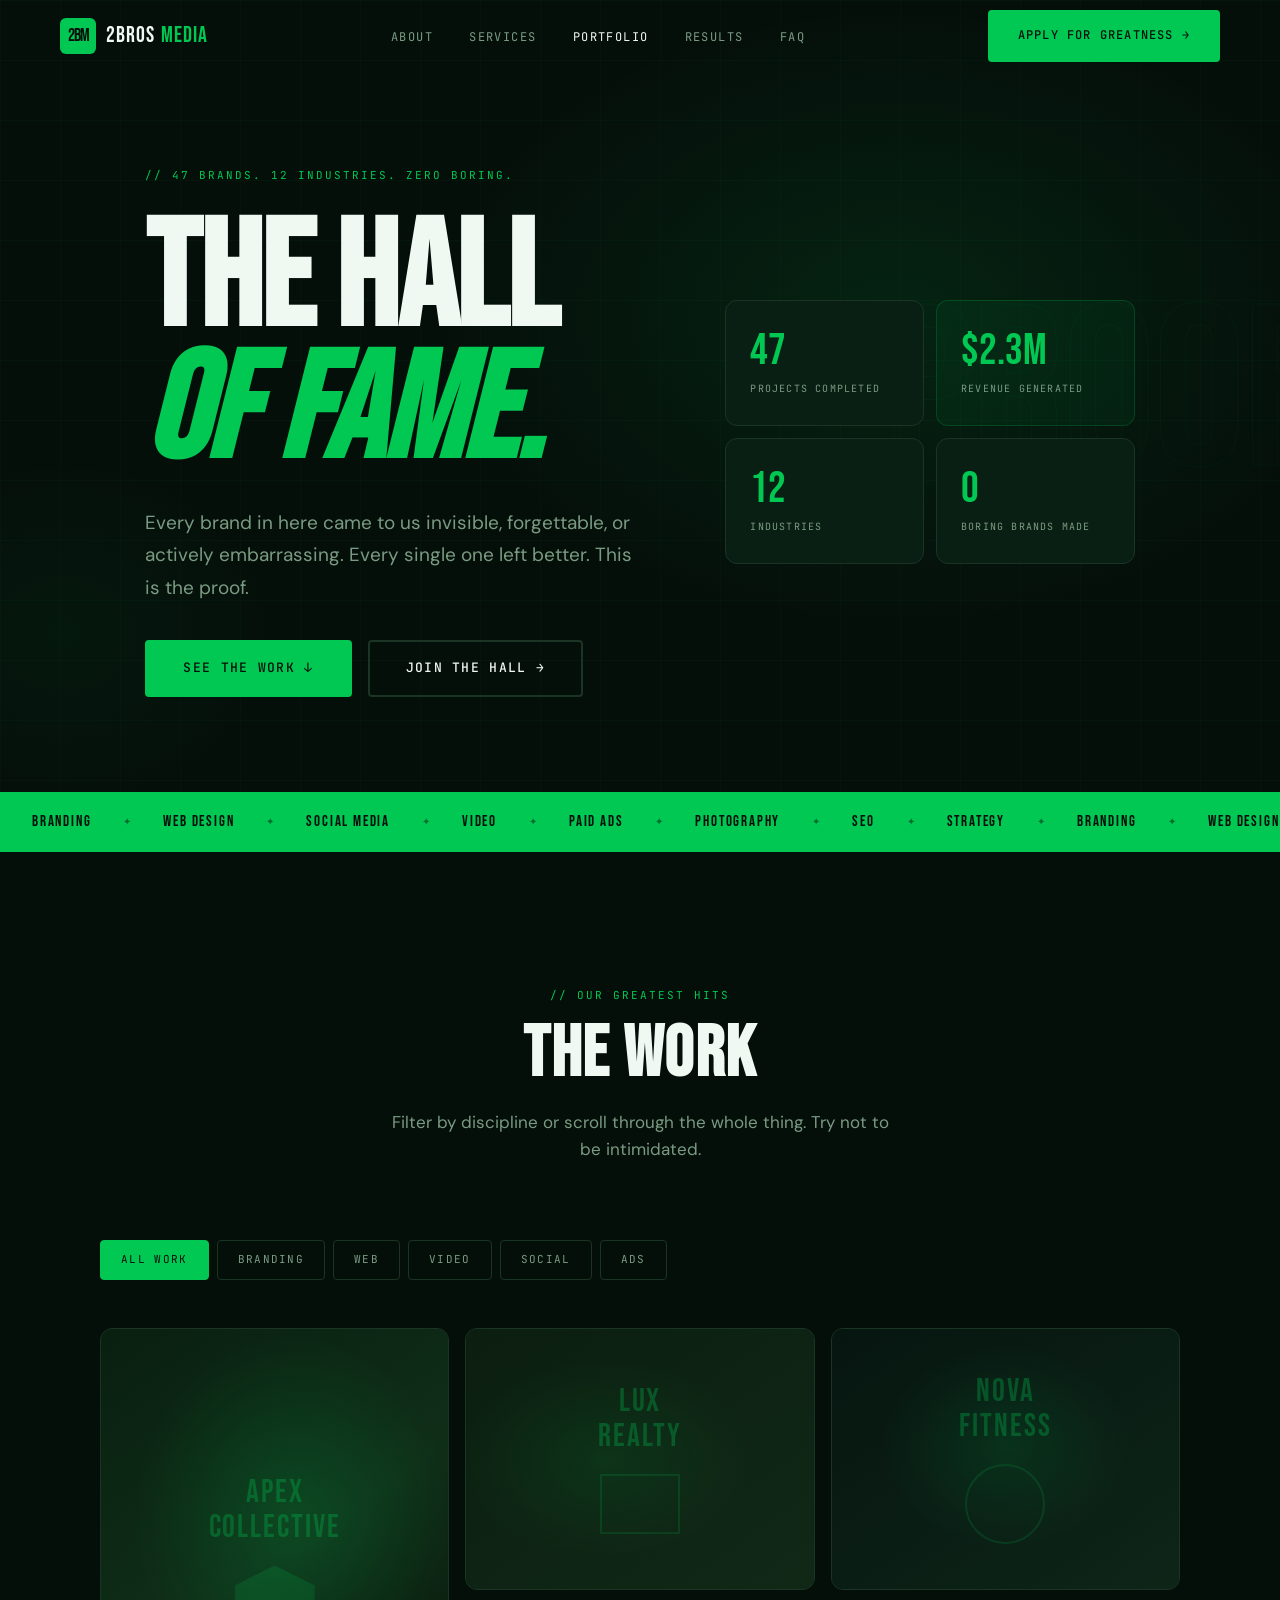
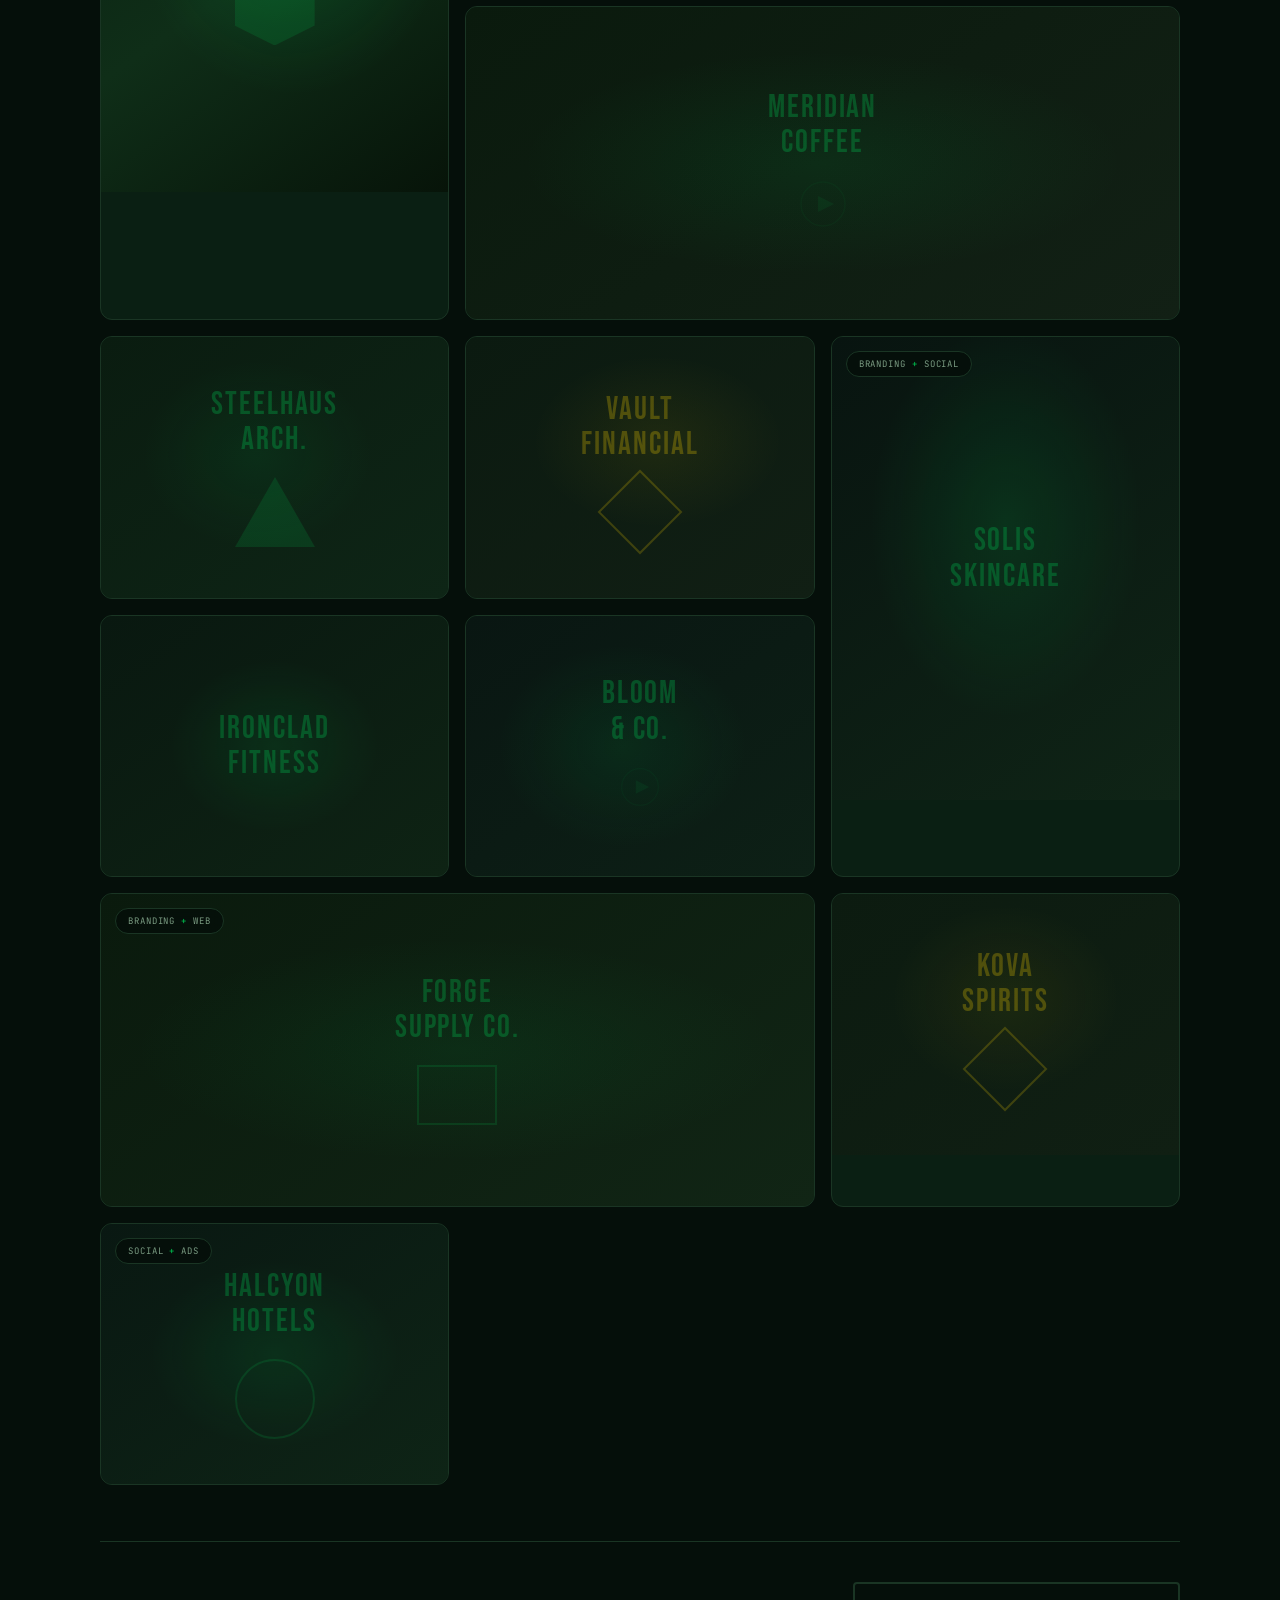
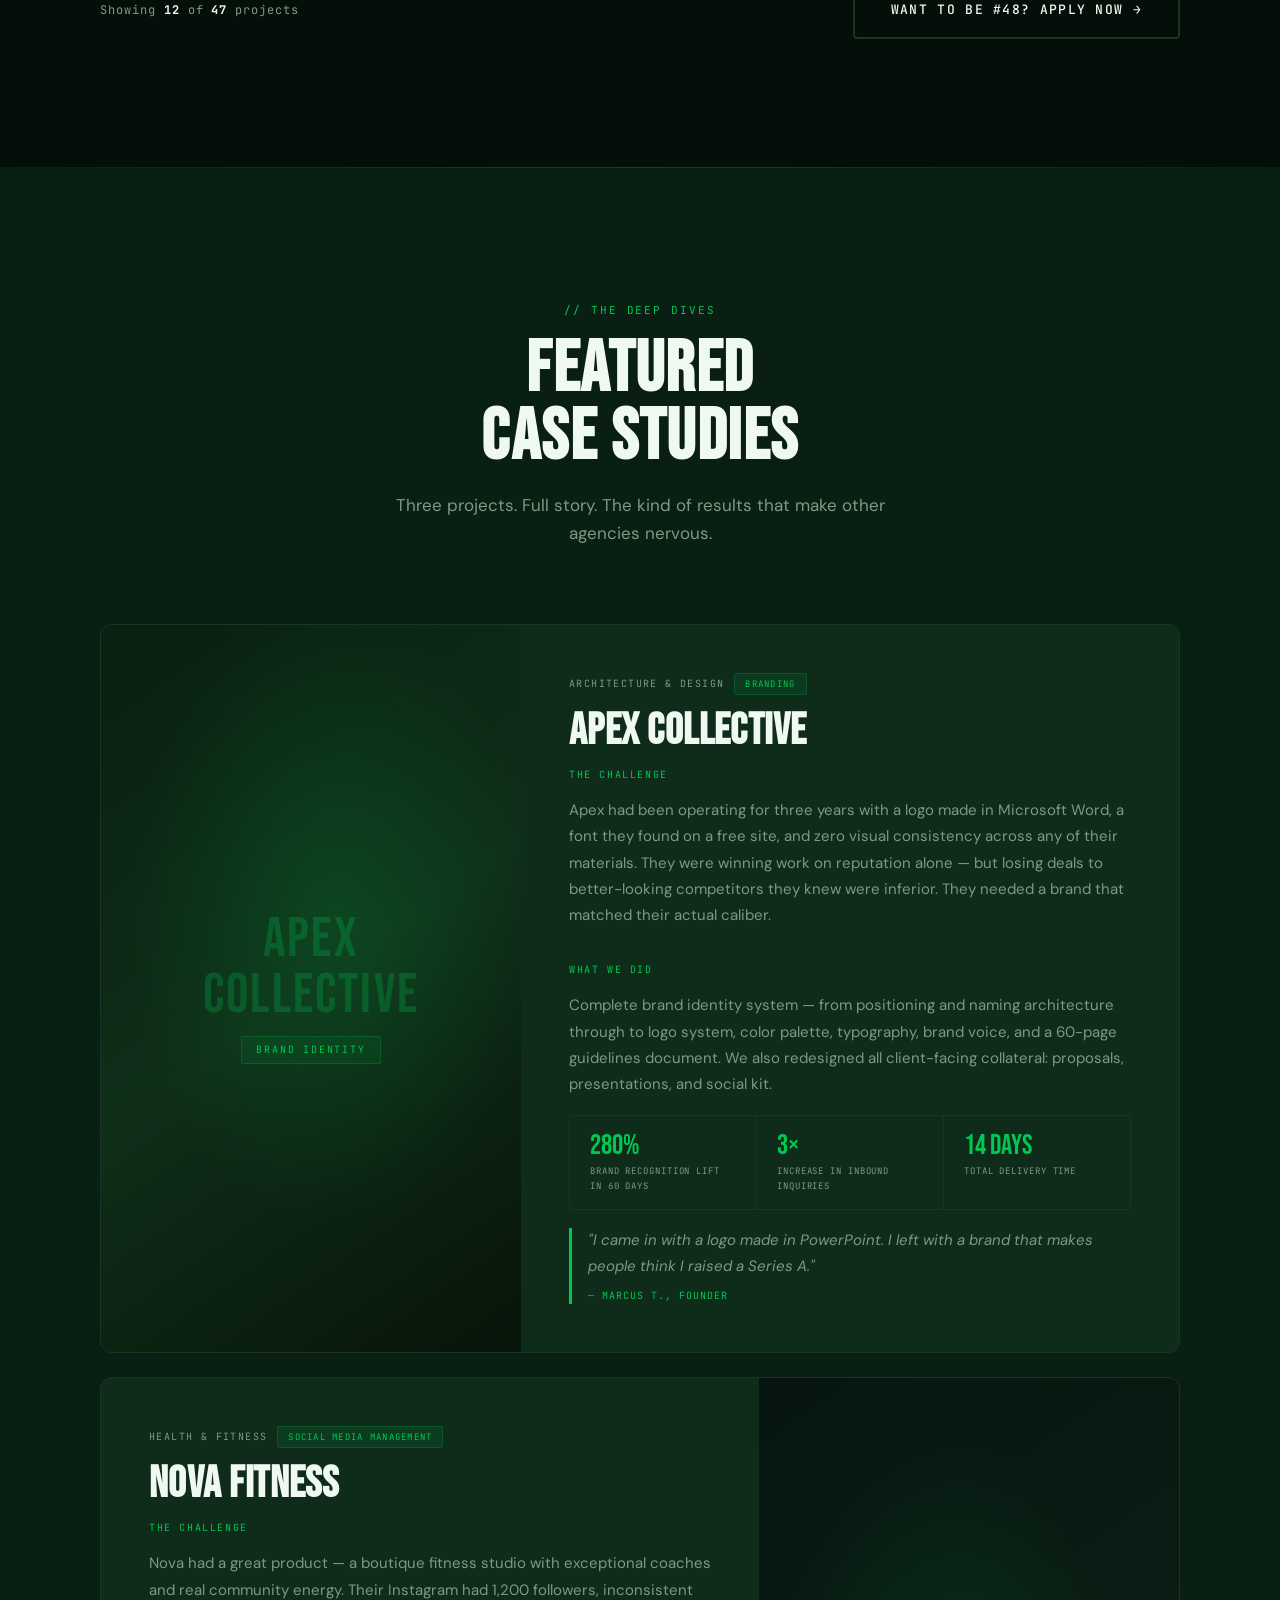
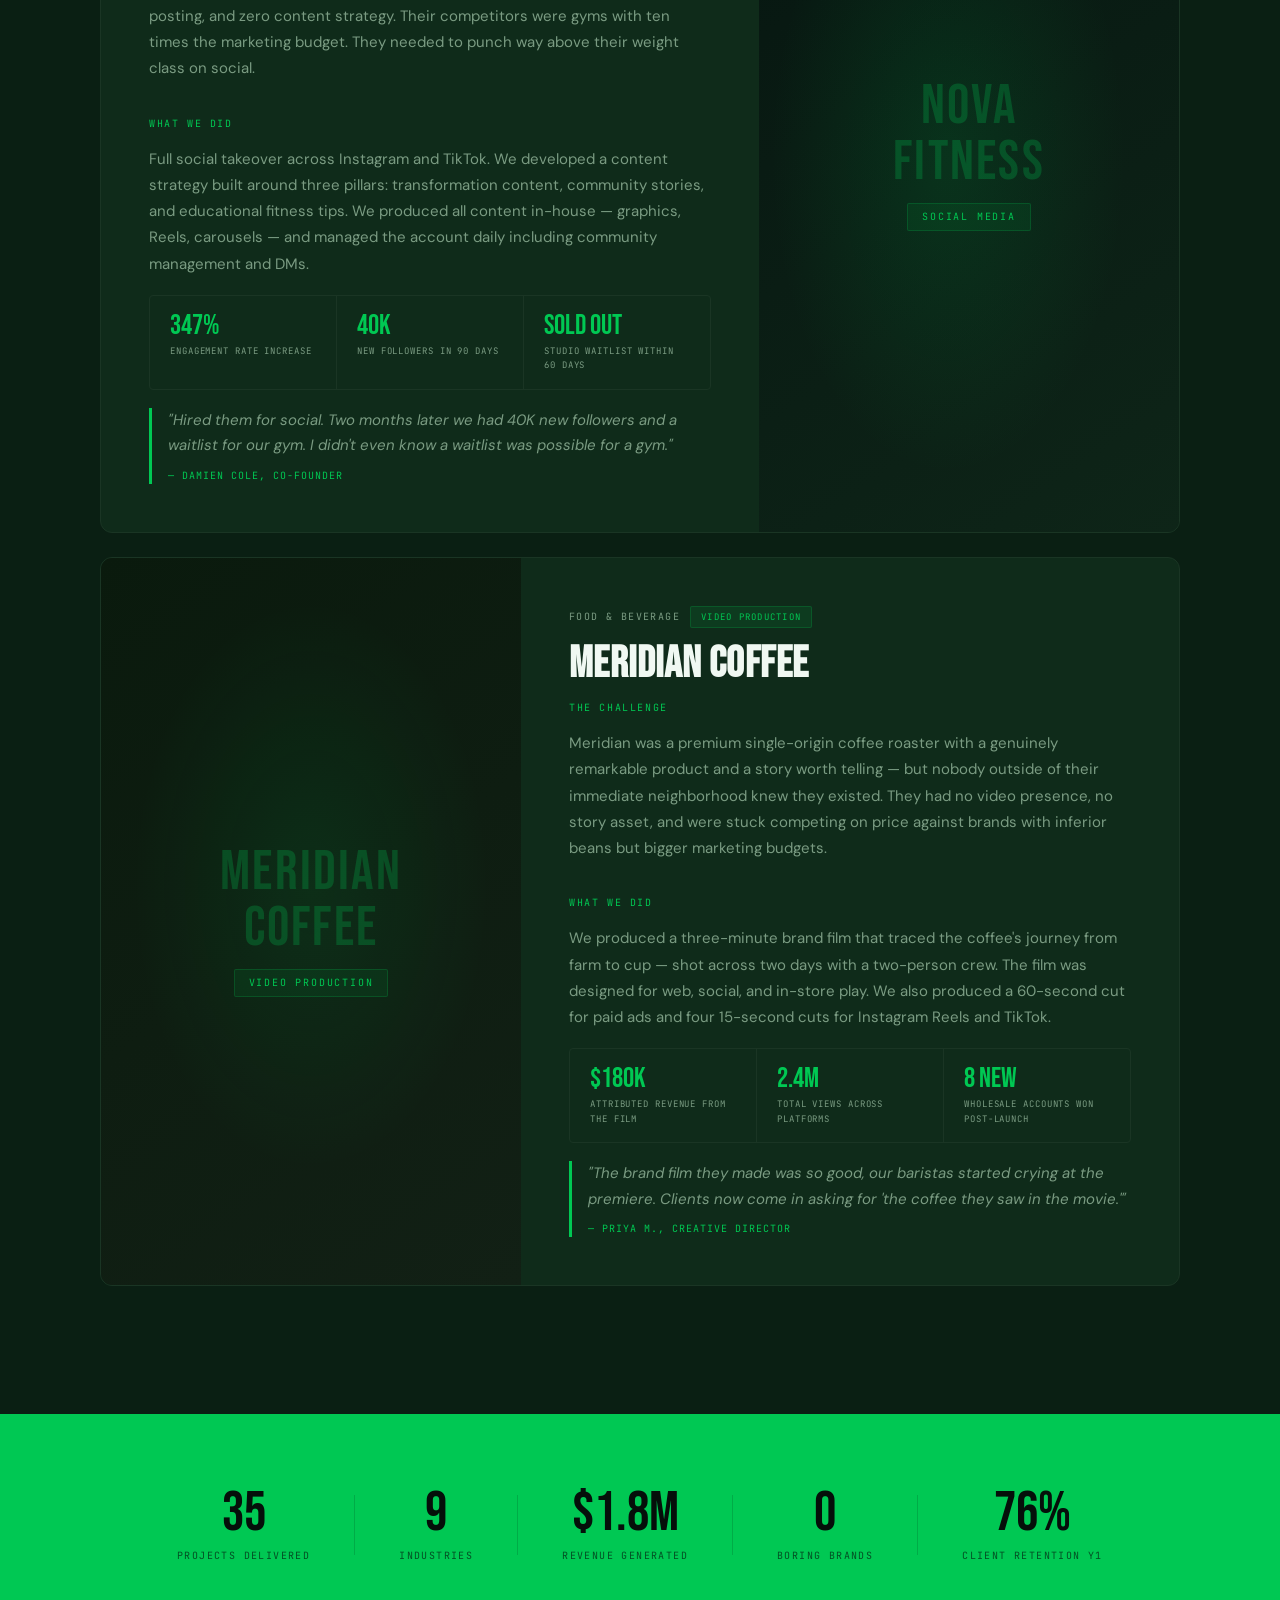
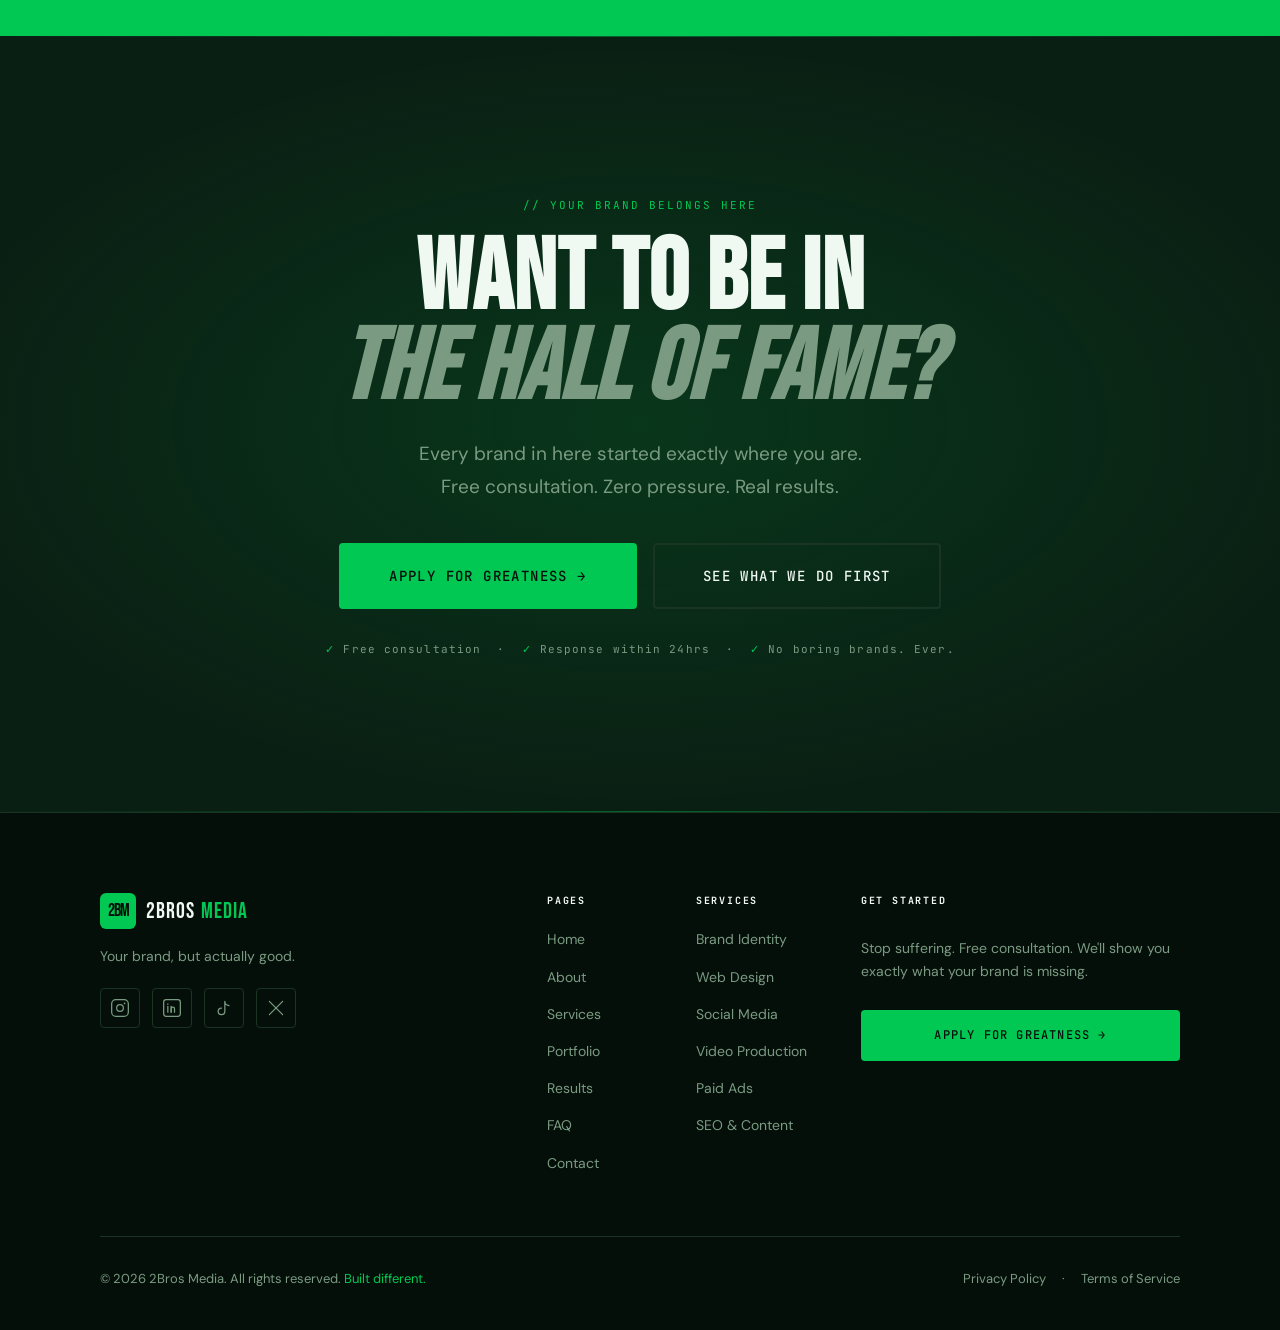
<file: portfolio.html>
<!DOCTYPE html>
<html lang="en">
<head>
  <!-- ============================================================
       PRIMARY META TAGS
  ============================================================ -->
  <meta charset="UTF-8">
  <meta name="viewport" content="width=device-width, initial-scale=1.0">
  <title>Portfolio | 2Bros Media — The Hall of Fame</title>
  <meta name="description" content="47 brands transformed. 12 industries dominated. See 2Bros Media's portfolio of branding, web design, social media, video production, and paid ad campaigns that actually moved the needle.">
  <meta name="keywords" content="2Bros Media portfolio, creative agency work, brand identity portfolio, web design portfolio, social media results, video production portfolio, agency case studies">
  <meta name="author" content="2Bros Media">
  <link rel="canonical" href="https://2bros.click/portfolio.html">

  <!-- Open Graph -->
  <meta property="og:type" content="website">
  <meta property="og:url" content="https://2bros.click/portfolio.html">
  <meta property="og:title" content="Portfolio | 2Bros Media — The Hall of Fame">
  <meta property="og:description" content="47 brands transformed. 12 industries dominated. This is the proof.">
  <meta property="og:image" content="https://2bros.click/assets/images/og-image.jpg">

  <!-- Twitter -->
  <meta name="twitter:card" content="summary_large_image">
  <meta name="twitter:site" content="@2brosmedia">
  <meta name="twitter:title" content="Portfolio | 2Bros Media — The Hall of Fame">
  <meta name="twitter:description" content="47 brands transformed. 12 industries dominated. This is the proof.">
  <meta name="twitter:image" content="https://2bros.click/assets/images/og-image.jpg">

  <!-- Favicons -->
  <link rel="icon" type="image/x-icon" href="/favicon.ico">
  <link rel="icon" type="image/png" sizes="32x32" href="/assets/images/favicon-32x32.png">
  <link rel="apple-touch-icon" href="/assets/images/apple-touch-icon.png">

  <!-- Structured Data -->
  <script type="application/ld+json">
  {
    "@context": "https://schema.org",
    "@type": "CollectionPage",
    "name": "2Bros Media Portfolio — The Hall of Fame",
    "description": "Portfolio of branding, web design, social media, video production, and paid advertising work by 2Bros Media.",
    "url": "https://2bros.click/portfolio.html",
    "provider": {
      "@type": "Organization",
      "name": "2Bros Media",
      "url": "https://2bros.click"
    }
  }
  </script>

  <!-- Google Fonts -->
  <link rel="preconnect" href="https://fonts.googleapis.com">
  <link rel="preconnect" href="https://fonts.gstatic.com" crossorigin>
  <link href="https://fonts.googleapis.com/css2?family=Bebas+Neue&family=DM+Sans:ital,opsz,wght@0,9..40,300;0,9..40,400;0,9..40,500;0,9..40,600;1,9..40,400&family=JetBrains+Mono:wght@400;500&display=swap" rel="stylesheet">

  <!-- ============================================================
       CRITICAL ABOVE-THE-FOLD CSS
  ============================================================ -->
  <style>
    *, *::before, *::after { box-sizing: border-box; margin: 0; padding: 0; }
    html { scroll-behavior: smooth; }
    body {
      background: var(--color-bg);
      color: var(--color-white);
      font-family: var(--font-body);
      font-size: 17px;
      line-height: 1.6;
      overflow-x: hidden;
    }
    img { display: block; max-width: 100%; }
    a { color: inherit; text-decoration: none; }
    ul { list-style: none; }
    button { cursor: pointer; border: none; background: none; font: inherit; }
    :root {
      --color-bg:          #050f0a;
      --color-surface:     #0a1f13;
      --color-surface-2:   #0f2b1a;
      --color-emerald:     #00c853;
      --color-emerald-dim: #00a844;
      --color-gold:        #ffd700;
      --color-white:       #f0f8f2;
      --color-muted:       #7a9b82;
      --color-border:      #1a3524;
      --color-danger:      #ff3b30;
      --font-display: 'Bebas Neue', 'Impact', sans-serif;
      --font-body:    'DM Sans', 'Helvetica Neue', sans-serif;
      --font-mono:    'JetBrains Mono', monospace;
      --nav-h:        72px;
      --section-pad:  clamp(80px, 10vw, 140px);
      --container:    1200px;
      --gutter:       clamp(20px, 5vw, 60px);
      --radius:       4px;
      --radius-lg:    12px;
    }
    .nav {
      position: fixed; top: 0; left: 0; right: 0;
      z-index: 1000; height: var(--nav-h);
      display: flex; align-items: center;
      padding: 0 var(--gutter);
      transition: background .3s, backdrop-filter .3s, border-bottom .3s;
    }
    .nav.scrolled {
      background: rgba(5,15,10,0.92);
      backdrop-filter: blur(12px); -webkit-backdrop-filter: blur(12px);
      border-bottom: 1px solid var(--color-border);
    }
    .nav-inner {
      width: 100%; max-width: var(--container); margin: 0 auto;
      display: flex; align-items: center; justify-content: space-between; gap: 24px;
    }
    .nav-logo { display: flex; align-items: center; gap: 10px; flex-shrink: 0; }
    .nav-logo-mark {
      width: 36px; height: 36px; background: var(--color-emerald); border-radius: 6px;
      display: flex; align-items: center; justify-content: center;
      font-family: var(--font-display); font-size: 18px; color: var(--color-bg); letter-spacing: -1px;
    }
    .nav-logo-text { font-family: var(--font-display); font-size: 22px; letter-spacing: .05em; color: var(--color-white); }
    .nav-logo-text span { color: var(--color-emerald); }
    .nav-links { display: flex; align-items: center; gap: 36px; }
    .nav-links a {
      font-family: var(--font-mono); font-size: 12px; letter-spacing: .12em;
      text-transform: uppercase; color: var(--color-muted); transition: color .2s;
    }
    .nav-links a:hover, .nav-links a.active { color: var(--color-white); }
    .nav-cta { display: flex; align-items: center; gap: 16px; }
  </style>

  <link rel="stylesheet" href="assets/css/main.css">
  <link rel="stylesheet" href="assets/css/portfolio.css">
</head>

<body>

<!-- ============================================================
     NAVIGATION
============================================================ -->
<nav class="nav" id="main-nav" role="navigation" aria-label="Main navigation">
  <div class="nav-inner">
    <a href="index.html" class="nav-logo" aria-label="2Bros Media — Home">
      <div class="nav-logo-mark" aria-hidden="true">2BM</div>
      <span class="nav-logo-text">2BROS <span>MEDIA</span></span>
    </a>
    <ul class="nav-links" role="list">
      <li><a href="about.html">About</a></li>
      <li><a href="services.html">Services</a></li>
      <li><a href="portfolio.html" class="active" aria-current="page">Portfolio</a></li>
      <li><a href="results.html">Results</a></li>
      <li><a href="faq.html">FAQ</a></li>
    </ul>
    <div class="nav-cta">
      <a href="contact.html" class="btn btn-primary" id="nav-cta-desktop" style="display:none">Apply For Greatness →</a>
      <button class="hamburger" id="hamburger" aria-label="Open menu" aria-expanded="false" aria-controls="mobile-menu">
        <span class="hamburger-line"></span>
        <span class="hamburger-line"></span>
        <span class="hamburger-line"></span>
      </button>
    </div>
  </div>
</nav>

<!-- Mobile Menu -->
<div class="mobile-menu" id="mobile-menu" role="dialog" aria-modal="true" aria-label="Mobile navigation">
  <button class="mobile-menu-close" id="mobile-close" aria-label="Close menu">✕</button>
  <nav>
    <ul class="mobile-menu-links" role="list">
      <li><a href="index.html">Home</a></li>
      <li><a href="about.html">About</a></li>
      <li><a href="services.html">Services</a></li>
      <li><a href="portfolio.html" class="active">Portfolio</a></li>
      <li><a href="results.html">Results</a></li>
      <li><a href="faq.html">FAQ</a></li>
    </ul>
    <a href="contact.html" class="btn btn-primary mobile-menu-cta">Apply For Greatness →</a>
  </nav>
</div>


<!-- ============================================================
     HERO — THE HALL OF FAME
============================================================ -->
<section class="pf-hero" id="hero" aria-labelledby="pf-hero-headline">
  <div class="pf-hero-bg" aria-hidden="true"></div>
  <div class="pf-hero-grid" aria-hidden="true"></div>
  <div class="pf-hero-watermark" aria-hidden="true">PROOF</div>

  <div class="container pf-hero-inner">
    <div class="pf-hero-text">
      <span class="section-tag" data-animate="fadeUp">// 47 BRANDS. 12 INDUSTRIES. ZERO BORING.</span>
      <h1 class="pf-hero-headline" id="pf-hero-headline" data-animate="fadeUp" data-animate-delay="80">
        THE HALL<br>
        <em class="pf-hero-em">OF FAME.</em>
      </h1>
      <p class="pf-hero-sub" data-animate="fadeUp" data-animate-delay="180">
        Every brand in here came to us invisible, forgettable, or actively embarrassing. Every single one left better. This is the proof.
      </p>
      <div class="pf-hero-actions" data-animate="fadeUp" data-animate-delay="260">
        <a href="#portfolio-grid" class="btn btn-primary btn-lg">See the Work ↓</a>
        <a href="contact.html" class="btn btn-outline btn-lg">Join the Hall →</a>
      </div>
    </div>

    <!-- Floating stat cards -->
    <div class="pf-hero-stats" aria-label="Portfolio statistics" data-animate="fadeUp" data-animate-delay="200">
      <div class="pf-hero-stat-card">
        <span class="pf-hero-stat-num" data-counter="47">0</span>
        <span class="pf-hero-stat-label">Projects Completed</span>
      </div>
      <div class="pf-hero-stat-card pf-hero-stat-card--accent">
        <span class="pf-hero-stat-num">$<span data-counter="2.3">0</span>M</span>
        <span class="pf-hero-stat-label">Revenue Generated</span>
      </div>
      <div class="pf-hero-stat-card">
        <span class="pf-hero-stat-num"><span data-counter="12">0</span></span>
        <span class="pf-hero-stat-label">Industries</span>
      </div>
      <div class="pf-hero-stat-card">
        <span class="pf-hero-stat-num"><span data-counter="0">0</span></span>
        <span class="pf-hero-stat-label">Boring Brands Made</span>
      </div>
    </div>
  </div>
</section>


<!-- ============================================================
     MARQUEE TICKER
============================================================ -->
<div class="marquee-section" aria-hidden="true">
  <div class="marquee-wrapper">
    <div class="marquee-track">
      <span class="marquee-item">BRANDING</span><span class="marquee-dot">✦</span>
      <span class="marquee-item">WEB DESIGN</span><span class="marquee-dot">✦</span>
      <span class="marquee-item">SOCIAL MEDIA</span><span class="marquee-dot">✦</span>
      <span class="marquee-item">VIDEO</span><span class="marquee-dot">✦</span>
      <span class="marquee-item">PAID ADS</span><span class="marquee-dot">✦</span>
      <span class="marquee-item">PHOTOGRAPHY</span><span class="marquee-dot">✦</span>
      <span class="marquee-item">SEO</span><span class="marquee-dot">✦</span>
      <span class="marquee-item">STRATEGY</span><span class="marquee-dot">✦</span>
      <span class="marquee-item">BRANDING</span><span class="marquee-dot">✦</span>
      <span class="marquee-item">WEB DESIGN</span><span class="marquee-dot">✦</span>
      <span class="marquee-item">SOCIAL MEDIA</span><span class="marquee-dot">✦</span>
      <span class="marquee-item">VIDEO</span><span class="marquee-dot">✦</span>
      <span class="marquee-item">PAID ADS</span><span class="marquee-dot">✦</span>
      <span class="marquee-item">PHOTOGRAPHY</span><span class="marquee-dot">✦</span>
      <span class="marquee-item">SEO</span><span class="marquee-dot">✦</span>
      <span class="marquee-item">STRATEGY</span><span class="marquee-dot">✦</span>
    </div>
  </div>
</div>


<!-- ============================================================
     FILTER BAR + PORTFOLIO GRID
============================================================ -->
<section class="pf-grid-section section-pad" id="portfolio-grid" aria-labelledby="pf-grid-headline">
  <div class="container">

    <div class="section-header" data-animate="fadeUp">
      <span class="section-tag">// OUR GREATEST HITS</span>
      <h2 class="section-headline" id="pf-grid-headline">THE WORK</h2>
      <p class="section-sub">Filter by discipline or scroll through the whole thing. Try not to be intimidated.</p>
    </div>

    <!-- Filter bar -->
    <div class="pf-filter-bar" role="group" aria-label="Filter portfolio by category" data-animate="fadeUp">
      <button class="pf-filter-btn active" data-filter="all"        aria-pressed="true">All Work</button>
      <button class="pf-filter-btn"        data-filter="branding"   aria-pressed="false">Branding</button>
      <button class="pf-filter-btn"        data-filter="web"        aria-pressed="false">Web</button>
      <button class="pf-filter-btn"        data-filter="video"      aria-pressed="false">Video</button>
      <button class="pf-filter-btn"        data-filter="social"     aria-pressed="false">Social</button>
      <button class="pf-filter-btn"        data-filter="ads"        aria-pressed="false">Ads</button>
    </div>

    <!-- ---- PORTFOLIO GRID ---- -->
    <div class="pf-grid" id="pf-grid" role="list" aria-label="Portfolio projects">

      <!-- 01 — Apex Collective — Branding (large) -->
      <article class="pf-item pf-item--large" data-category="branding" role="listitem" aria-label="Apex Collective — Brand Identity project" data-animate="fadeUp">
        <div class="pf-item-img" role="img" aria-label="Apex Collective brand identity — geometric logo system on dark emerald background"
             style="background: radial-gradient(ellipse 70% 60% at 55% 40%, rgba(0,200,83,0.18) 0%, transparent 65%), linear-gradient(145deg, #091f10 0%, #0f2e18 50%, #071409 100%);">
          <div class="pf-item-placeholder" aria-hidden="true">
            <span class="pf-item-ph-text">APEX<br>COLLECTIVE</span>
            <div class="pf-item-ph-shape pf-item-ph-shape--hex" aria-hidden="true"></div>
          </div>
        </div>
        <div class="pf-item-overlay">
          <div class="pf-item-overlay-inner">
            <span class="pf-item-cat-tag">Branding</span>
            <h3 class="pf-item-title">Apex Collective</h3>
            <p class="pf-item-result">↑ 280% brand recognition in 60 days</p>
            <a href="#case-apex" class="pf-item-cta" aria-label="View Apex Collective full case study">View Case Study →</a>
          </div>
        </div>
      </article>

      <!-- 02 — Lux Realty — Web -->
      <article class="pf-item" data-category="web" role="listitem" aria-label="Lux Realty — Web Design project" data-animate="fadeUp" data-animate-delay="60">
        <div class="pf-item-img" role="img" aria-label="Lux Realty website redesign — luxury real estate web design"
             style="background: radial-gradient(ellipse 60% 55% at 40% 50%, rgba(0,200,83,0.1) 0%, transparent 70%), linear-gradient(145deg, #0b1e0f 0%, #112817 100%);">
          <div class="pf-item-placeholder" aria-hidden="true">
            <span class="pf-item-ph-text">LUX<br>REALTY</span>
            <div class="pf-item-ph-shape pf-item-ph-shape--rect" aria-hidden="true"></div>
          </div>
        </div>
        <div class="pf-item-overlay">
          <div class="pf-item-overlay-inner">
            <span class="pf-item-cat-tag">Web Design</span>
            <h3 class="pf-item-title">Lux Realty</h3>
            <p class="pf-item-result">↓ 62% bounce rate after redesign</p>
            <a href="#case-lux" class="pf-item-cta" aria-label="View Lux Realty full case study">View Case Study →</a>
          </div>
        </div>
      </article>

      <!-- 03 — Nova Fitness — Social -->
      <article class="pf-item" data-category="social" role="listitem" aria-label="Nova Fitness — Social Media project" data-animate="fadeUp" data-animate-delay="120">
        <div class="pf-item-img" role="img" aria-label="Nova Fitness social media management — content strategy and community growth"
             style="background: radial-gradient(ellipse 55% 60% at 50% 45%, rgba(0,200,83,0.12) 0%, transparent 65%), linear-gradient(145deg, #061510 0%, #0e2518 100%);">
          <div class="pf-item-placeholder" aria-hidden="true">
            <span class="pf-item-ph-text">NOVA<br>FITNESS</span>
            <div class="pf-item-ph-shape pf-item-ph-shape--circle" aria-hidden="true"></div>
          </div>
        </div>
        <div class="pf-item-overlay">
          <div class="pf-item-overlay-inner">
            <span class="pf-item-cat-tag">Social Media</span>
            <h3 class="pf-item-title">Nova Fitness</h3>
            <p class="pf-item-result">↑ 347% engagement — 40K new followers in 90 days</p>
            <a href="#case-nova" class="pf-item-cta" aria-label="View Nova Fitness full case study">View Case Study →</a>
          </div>
        </div>
      </article>

      <!-- 04 — Meridian Coffee — Video (wide) -->
      <article class="pf-item pf-item--wide" data-category="video" role="listitem" aria-label="Meridian Coffee — Video Production project" data-animate="fadeUp" data-animate-delay="60">
        <div class="pf-item-img" role="img" aria-label="Meridian Coffee brand film — cinematic video production for premium coffee brand"
             style="background: radial-gradient(ellipse 65% 55% at 50% 50%, rgba(0,200,83,0.09) 0%, transparent 65%), linear-gradient(145deg, #0a1a0d 0%, #122015 100%);">
          <div class="pf-item-placeholder" aria-hidden="true">
            <span class="pf-item-ph-text">MERIDIAN<br>COFFEE</span>
            <div class="pf-item-ph-shape pf-item-ph-shape--play" aria-hidden="true">
              <svg width="48" height="48" viewBox="0 0 48 48" fill="none"><circle cx="24" cy="24" r="22" stroke="currentColor" stroke-width="1.5" fill="none" opacity="0.3"/><path d="M19 16l16 8-16 8V16z" fill="currentColor" opacity="0.5"/></svg>
            </div>
          </div>
        </div>
        <div class="pf-item-overlay">
          <div class="pf-item-overlay-inner">
            <span class="pf-item-cat-tag">Video Production</span>
            <h3 class="pf-item-title">Meridian Coffee</h3>
            <p class="pf-item-result">Brand film generated $180K in attributed revenue</p>
            <a href="#case-meridian" class="pf-item-cta" aria-label="View Meridian Coffee full case study">View Case Study →</a>
          </div>
        </div>
      </article>

      <!-- 05 — Steelhaus Architecture — Branding -->
      <article class="pf-item" data-category="branding" role="listitem" aria-label="Steelhaus Architecture — Brand Identity project" data-animate="fadeUp">
        <div class="pf-item-img" role="img" aria-label="Steelhaus Architecture brand identity — minimal geometric logo for architecture firm"
             style="background: radial-gradient(ellipse 55% 60% at 45% 45%, rgba(0,200,83,0.08) 0%, transparent 60%), linear-gradient(145deg, #0a1c10 0%, #0e2516 100%);">
          <div class="pf-item-placeholder" aria-hidden="true">
            <span class="pf-item-ph-text">STEELHAUS<br>ARCH.</span>
            <div class="pf-item-ph-shape pf-item-ph-shape--triangle" aria-hidden="true"></div>
          </div>
        </div>
        <div class="pf-item-overlay">
          <div class="pf-item-overlay-inner">
            <span class="pf-item-cat-tag">Branding</span>
            <h3 class="pf-item-title">Steelhaus Architecture</h3>
            <p class="pf-item-result">Complete rebrand — 3× increase in RFQ inquiries</p>
            <a href="contact.html" class="pf-item-cta" aria-label="Contact us about a branding project">Start a Similar Project →</a>
          </div>
        </div>
      </article>

      <!-- 06 — Vault Financial — Ads -->
      <article class="pf-item" data-category="ads" role="listitem" aria-label="Vault Financial — Paid Ads project" data-animate="fadeUp" data-animate-delay="60">
        <div class="pf-item-img" role="img" aria-label="Vault Financial paid advertising campaign — Meta and Google ads for fintech brand"
             style="background: radial-gradient(ellipse 60% 55% at 55% 40%, rgba(255,215,0,0.07) 0%, transparent 60%), linear-gradient(145deg, #0b1a10 0%, #111f14 100%);">
          <div class="pf-item-placeholder pf-item-placeholder--gold" aria-hidden="true">
            <span class="pf-item-ph-text">VAULT<br>FINANCIAL</span>
            <div class="pf-item-ph-shape pf-item-ph-shape--diamond" aria-hidden="true"></div>
          </div>
        </div>
        <div class="pf-item-overlay">
          <div class="pf-item-overlay-inner">
            <span class="pf-item-cat-tag pf-item-cat-tag--gold">Paid Ads</span>
            <h3 class="pf-item-title">Vault Financial</h3>
            <p class="pf-item-result">4.8× ROAS — $340K in attributed ad revenue Q1</p>
            <a href="contact.html" class="pf-item-cta" aria-label="Contact us about a paid ads project">Start a Similar Project →</a>
          </div>
        </div>
      </article>

      <!-- 07 — Solis Skincare — Social + Branding (tall) -->
      <article class="pf-item pf-item--tall" data-category="branding social" role="listitem" aria-label="Solis Skincare — Branding and Social Media project" data-animate="fadeUp" data-animate-delay="120">
        <div class="pf-item-img" role="img" aria-label="Solis Skincare brand identity and social media — clean minimal aesthetic for skincare brand"
             style="background: radial-gradient(ellipse 60% 65% at 50% 40%, rgba(0,200,83,0.13) 0%, transparent 65%), linear-gradient(145deg, #081410 0%, #0f2416 100%);">
          <div class="pf-item-placeholder" aria-hidden="true">
            <span class="pf-item-ph-text">SOLIS<br>SKINCARE</span>
            <div class="pf-item-ph-shape pf-item-ph-shape--dot-grid" aria-hidden="true"></div>
          </div>
          <div class="pf-item-multi-badge" aria-label="Multiple services: Branding and Social Media">
            <span>Branding</span>
            <span>+</span>
            <span>Social</span>
          </div>
        </div>
        <div class="pf-item-overlay">
          <div class="pf-item-overlay-inner">
            <span class="pf-item-cat-tag">Branding + Social</span>
            <h3 class="pf-item-title">Solis Skincare</h3>
            <p class="pf-item-result">Brand built from scratch — 28K followers in 4 months</p>
            <a href="contact.html" class="pf-item-cta" aria-label="Contact us about a branding and social project">Start a Similar Project →</a>
          </div>
        </div>
      </article>

      <!-- 08 — Ironclad Fitness — Web -->
      <article class="pf-item" data-category="web" role="listitem" aria-label="Ironclad Fitness — Web Design project" data-animate="fadeUp">
        <div class="pf-item-img" role="img" aria-label="Ironclad Fitness website design — high-energy web design for fitness brand"
             style="background: radial-gradient(ellipse 50% 55% at 50% 50%, rgba(0,200,83,0.10) 0%, transparent 60%), linear-gradient(145deg, #091810 0%, #0e2314 100%);">
          <div class="pf-item-placeholder" aria-hidden="true">
            <span class="pf-item-ph-text">IRONCLAD<br>FITNESS</span>
          </div>
        </div>
        <div class="pf-item-overlay">
          <div class="pf-item-overlay-inner">
            <span class="pf-item-cat-tag">Web Design</span>
            <h3 class="pf-item-title">Ironclad Fitness</h3>
            <p class="pf-item-result">↑ 4× lead conversion rate post-launch</p>
            <a href="contact.html" class="pf-item-cta" aria-label="Contact us about a web project">Start a Similar Project →</a>
          </div>
        </div>
      </article>

      <!-- 09 — Bloom & Co — Video -->
      <article class="pf-item" data-category="video" role="listitem" aria-label="Bloom & Co — Video Production project" data-animate="fadeUp" data-animate-delay="60">
        <div class="pf-item-img" role="img" aria-label="Bloom and Co brand film — cinematic lifestyle video for boutique florist"
             style="background: radial-gradient(ellipse 55% 60% at 45% 50%, rgba(0,200,83,0.09) 0%, transparent 65%), linear-gradient(145deg, #091612 0%, #0d2016 100%);">
          <div class="pf-item-placeholder" aria-hidden="true">
            <span class="pf-item-ph-text">BLOOM<br>&amp; CO.</span>
            <div class="pf-item-ph-shape pf-item-ph-shape--play" aria-hidden="true">
              <svg width="40" height="40" viewBox="0 0 48 48" fill="none"><circle cx="24" cy="24" r="22" stroke="currentColor" stroke-width="1.5" fill="none" opacity="0.3"/><path d="M19 16l16 8-16 8V16z" fill="currentColor" opacity="0.5"/></svg>
            </div>
          </div>
        </div>
        <div class="pf-item-overlay">
          <div class="pf-item-overlay-inner">
            <span class="pf-item-cat-tag">Video Production</span>
            <h3 class="pf-item-title">Bloom &amp; Co.</h3>
            <p class="pf-item-result">Launch video — 2.1M organic views in first week</p>
            <a href="contact.html" class="pf-item-cta" aria-label="Contact us about a video project">Start a Similar Project →</a>
          </div>
        </div>
      </article>

      <!-- 10 — Forge Supply Co — Branding + Web (wide) -->
      <article class="pf-item pf-item--wide" data-category="branding web" role="listitem" aria-label="Forge Supply Co — Branding and Web Design project" data-animate="fadeUp" data-animate-delay="80">
        <div class="pf-item-img" role="img" aria-label="Forge Supply Co brand identity and website — industrial aesthetic for hardware and supply brand"
             style="background: radial-gradient(ellipse 70% 55% at 50% 50%, rgba(0,200,83,0.08) 0%, transparent 65%), linear-gradient(145deg, #0a1a0d 0%, #112515 100%);">
          <div class="pf-item-placeholder" aria-hidden="true">
            <span class="pf-item-ph-text">FORGE<br>SUPPLY CO.</span>
            <div class="pf-item-ph-shape pf-item-ph-shape--rect" aria-hidden="true"></div>
          </div>
          <div class="pf-item-multi-badge" aria-label="Multiple services: Branding and Web">
            <span>Branding</span><span>+</span><span>Web</span>
          </div>
        </div>
        <div class="pf-item-overlay">
          <div class="pf-item-overlay-inner">
            <span class="pf-item-cat-tag">Branding + Web</span>
            <h3 class="pf-item-title">Forge Supply Co.</h3>
            <p class="pf-item-result">Full brand + web build — doubled B2B pipeline in 90 days</p>
            <a href="contact.html" class="pf-item-cta" aria-label="Contact us about a brand and web project">Start a Similar Project →</a>
          </div>
        </div>
      </article>

      <!-- 11 — Kova Spirits — Branding -->
      <article class="pf-item" data-category="branding" role="listitem" aria-label="Kova Spirits — Brand Identity project" data-animate="fadeUp">
        <div class="pf-item-img" role="img" aria-label="Kova Spirits brand identity — premium spirits brand with luxury packaging design"
             style="background: radial-gradient(ellipse 55% 60% at 50% 40%, rgba(255,215,0,0.06) 0%, transparent 60%), linear-gradient(145deg, #0c1b10 0%, #101f13 100%);">
          <div class="pf-item-placeholder pf-item-placeholder--gold" aria-hidden="true">
            <span class="pf-item-ph-text">KOVA<br>SPIRITS</span>
            <div class="pf-item-ph-shape pf-item-ph-shape--diamond" aria-hidden="true"></div>
          </div>
        </div>
        <div class="pf-item-overlay">
          <div class="pf-item-overlay-inner">
            <span class="pf-item-cat-tag">Branding</span>
            <h3 class="pf-item-title">Kova Spirits</h3>
            <p class="pf-item-result">Packaging rebrand — stocked in 140 new retailers in 6 months</p>
            <a href="contact.html" class="pf-item-cta" aria-label="Contact us about a branding project">Start a Similar Project →</a>
          </div>
        </div>
      </article>

      <!-- 12 — Halcyon Hotels — Social + Ads -->
      <article class="pf-item" data-category="social ads" role="listitem" aria-label="Halcyon Hotels — Social Media and Paid Ads project" data-animate="fadeUp" data-animate-delay="60">
        <div class="pf-item-img" role="img" aria-label="Halcyon Hotels social media and paid advertising — luxury hotel content and ad campaign"
             style="background: radial-gradient(ellipse 55% 55% at 50% 50%, rgba(0,200,83,0.10) 0%, transparent 65%), linear-gradient(145deg, #091812 0%, #0e2416 100%);">
          <div class="pf-item-placeholder" aria-hidden="true">
            <span class="pf-item-ph-text">HALCYON<br>HOTELS</span>
            <div class="pf-item-ph-shape pf-item-ph-shape--circle" aria-hidden="true"></div>
          </div>
          <div class="pf-item-multi-badge" aria-label="Multiple services: Social Media and Paid Ads">
            <span>Social</span><span>+</span><span>Ads</span>
          </div>
        </div>
        <div class="pf-item-overlay">
          <div class="pf-item-overlay-inner">
            <span class="pf-item-cat-tag">Social + Ads</span>
            <h3 class="pf-item-title">Halcyon Hotels</h3>
            <p class="pf-item-result">56% increase in direct bookings vs. OTA dependency</p>
            <a href="contact.html" class="pf-item-cta" aria-label="Contact us about a social and ads project">Start a Similar Project →</a>
          </div>
        </div>
      </article>

    </div><!-- /pf-grid -->

    <!-- Load more -->
    <div class="pf-load-more" data-animate="fadeUp">
      <p class="pf-load-more-count">Showing <strong id="visible-count">12</strong> of <strong>47</strong> projects</p>
      <a href="contact.html" class="btn btn-outline btn-lg">Want to be #48? Apply Now →</a>
    </div>

  </div>
</section>


<!-- ============================================================
     FEATURED CASE STUDIES
============================================================ -->
<section class="cases-section section-pad" aria-labelledby="cases-headline">
  <div class="container">

    <div class="section-header" data-animate="fadeUp">
      <span class="section-tag">// THE DEEP DIVES</span>
      <h2 class="section-headline" id="cases-headline">FEATURED<br>CASE STUDIES</h2>
      <p class="section-sub">Three projects. Full story. The kind of results that make other agencies nervous.</p>
    </div>

    <!-- Case Study 01 — Apex Collective -->
    <article class="case-card" id="case-apex" aria-labelledby="case-apex-title" data-animate="fadeUp">
      <div class="case-card-visual"
           role="img"
           aria-label="Apex Collective brand identity project visual"
           style="background: radial-gradient(ellipse 75% 65% at 55% 40%, rgba(0,200,83,0.16) 0%, transparent 65%), linear-gradient(145deg, #091f10 0%, #0f2e18 50%, #071409 100%);">
        <div class="case-card-visual-inner" aria-hidden="true">
          <span class="case-card-visual-name">APEX<br>COLLECTIVE</span>
          <span class="case-card-visual-type">Brand Identity</span>
        </div>
      </div>
      <div class="case-card-body">
        <div class="case-card-meta">
          <span class="case-card-industry">Architecture &amp; Design</span>
          <span class="case-card-service-tag">Branding</span>
        </div>
        <h3 class="case-card-title" id="case-apex-title">Apex Collective</h3>
        <p class="case-card-challenge-label">The Challenge</p>
        <p class="case-card-text">Apex had been operating for three years with a logo made in Microsoft Word, a font they found on a free site, and zero visual consistency across any of their materials. They were winning work on reputation alone — but losing deals to better-looking competitors they knew were inferior. They needed a brand that matched their actual caliber.</p>
        <p class="case-card-challenge-label" style="margin-top: 20px;">What We Did</p>
        <p class="case-card-text">Complete brand identity system — from positioning and naming architecture through to logo system, color palette, typography, brand voice, and a 60-page guidelines document. We also redesigned all client-facing collateral: proposals, presentations, and social kit.</p>
        <div class="case-card-results">
          <div class="case-result-item">
            <span class="case-result-num">280%</span>
            <span class="case-result-label">Brand recognition lift in 60 days</span>
          </div>
          <div class="case-result-item">
            <span class="case-result-num">3×</span>
            <span class="case-result-label">Increase in inbound inquiries</span>
          </div>
          <div class="case-result-item">
            <span class="case-result-num">14 days</span>
            <span class="case-result-label">Total delivery time</span>
          </div>
        </div>
        <blockquote class="case-card-quote">
          "I came in with a logo made in PowerPoint. I left with a brand that makes people think I raised a Series A."
          <cite>— Marcus T., Founder</cite>
        </blockquote>
      </div>
    </article>

    <!-- Case Study 02 — Nova Fitness -->
    <article class="case-card case-card--reverse" id="case-nova" aria-labelledby="case-nova-title" data-animate="fadeUp">
      <div class="case-card-visual"
           role="img"
           aria-label="Nova Fitness social media management project visual"
           style="background: radial-gradient(ellipse 65% 65% at 45% 50%, rgba(0,200,83,0.13) 0%, transparent 65%), linear-gradient(145deg, #061510 0%, #0e2518 100%);">
        <div class="case-card-visual-inner" aria-hidden="true">
          <span class="case-card-visual-name">NOVA<br>FITNESS</span>
          <span class="case-card-visual-type">Social Media</span>
        </div>
      </div>
      <div class="case-card-body">
        <div class="case-card-meta">
          <span class="case-card-industry">Health &amp; Fitness</span>
          <span class="case-card-service-tag">Social Media Management</span>
        </div>
        <h3 class="case-card-title" id="case-nova-title">Nova Fitness</h3>
        <p class="case-card-challenge-label">The Challenge</p>
        <p class="case-card-text">Nova had a great product — a boutique fitness studio with exceptional coaches and real community energy. Their Instagram had 1,200 followers, inconsistent posting, and zero content strategy. Their competitors were gyms with ten times the marketing budget. They needed to punch way above their weight class on social.</p>
        <p class="case-card-challenge-label" style="margin-top: 20px;">What We Did</p>
        <p class="case-card-text">Full social takeover across Instagram and TikTok. We developed a content strategy built around three pillars: transformation content, community stories, and educational fitness tips. We produced all content in-house — graphics, Reels, carousels — and managed the account daily including community management and DMs.</p>
        <div class="case-card-results">
          <div class="case-result-item">
            <span class="case-result-num">347%</span>
            <span class="case-result-label">Engagement rate increase</span>
          </div>
          <div class="case-result-item">
            <span class="case-result-num">40K</span>
            <span class="case-result-label">New followers in 90 days</span>
          </div>
          <div class="case-result-item">
            <span class="case-result-num">Sold out</span>
            <span class="case-result-label">Studio waitlist within 60 days</span>
          </div>
        </div>
        <blockquote class="case-card-quote">
          "Hired them for social. Two months later we had 40K new followers and a waitlist for our gym. I didn't even know a waitlist was possible for a gym."
          <cite>— Damien Cole, Co-Founder</cite>
        </blockquote>
      </div>
    </article>

    <!-- Case Study 03 — Meridian Coffee -->
    <article class="case-card" id="case-meridian" aria-labelledby="case-meridian-title" data-animate="fadeUp">
      <div class="case-card-visual"
           role="img"
           aria-label="Meridian Coffee brand film video production project visual"
           style="background: radial-gradient(ellipse 65% 60% at 50% 45%, rgba(0,200,83,0.10) 0%, transparent 65%), linear-gradient(145deg, #0a1a0d 0%, #122015 100%);">
        <div class="case-card-visual-inner" aria-hidden="true">
          <span class="case-card-visual-name">MERIDIAN<br>COFFEE</span>
          <span class="case-card-visual-type">Video Production</span>
        </div>
      </div>
      <div class="case-card-body">
        <div class="case-card-meta">
          <span class="case-card-industry">Food &amp; Beverage</span>
          <span class="case-card-service-tag">Video Production</span>
        </div>
        <h3 class="case-card-title" id="case-meridian-title">Meridian Coffee</h3>
        <p class="case-card-challenge-label">The Challenge</p>
        <p class="case-card-text">Meridian was a premium single-origin coffee roaster with a genuinely remarkable product and a story worth telling — but nobody outside of their immediate neighborhood knew they existed. They had no video presence, no story asset, and were stuck competing on price against brands with inferior beans but bigger marketing budgets.</p>
        <p class="case-card-challenge-label" style="margin-top: 20px;">What We Did</p>
        <p class="case-card-text">We produced a three-minute brand film that traced the coffee's journey from farm to cup — shot across two days with a two-person crew. The film was designed for web, social, and in-store play. We also produced a 60-second cut for paid ads and four 15-second cuts for Instagram Reels and TikTok.</p>
        <div class="case-card-results">
          <div class="case-result-item">
            <span class="case-result-num">$180K</span>
            <span class="case-result-label">Attributed revenue from the film</span>
          </div>
          <div class="case-result-item">
            <span class="case-result-num">2.4M</span>
            <span class="case-result-label">Total views across platforms</span>
          </div>
          <div class="case-result-item">
            <span class="case-result-num">8 new</span>
            <span class="case-result-label">Wholesale accounts won post-launch</span>
          </div>
        </div>
        <blockquote class="case-card-quote">
          "The brand film they made was so good, our baristas started crying at the premiere. Clients now come in asking for 'the coffee they saw in the movie.'"
          <cite>— Priya M., Creative Director</cite>
        </blockquote>
      </div>
    </article>

  </div>
</section>


<!-- ============================================================
     AGGREGATE STATS BAR
============================================================ -->
<section class="pf-stats-bar" aria-label="Overall portfolio statistics">
  <div class="container">
    <div class="pf-stats-bar-inner" data-stagger>
      <div class="pf-stat" data-animate="fadeUp">
        <span class="pf-stat-num" data-counter="47">0</span>
        <span class="pf-stat-label">Projects Delivered</span>
      </div>
      <div class="pf-stat-div" aria-hidden="true"></div>
      <div class="pf-stat" data-animate="fadeUp">
        <span class="pf-stat-num"><span data-counter="12">0</span></span>
        <span class="pf-stat-label">Industries</span>
      </div>
      <div class="pf-stat-div" aria-hidden="true"></div>
      <div class="pf-stat" data-animate="fadeUp">
        <span class="pf-stat-num">$<span data-counter="2.3">0</span>M</span>
        <span class="pf-stat-label">Revenue Generated</span>
      </div>
      <div class="pf-stat-div" aria-hidden="true"></div>
      <div class="pf-stat" data-animate="fadeUp">
        <span class="pf-stat-num"><span data-counter="0">0</span></span>
        <span class="pf-stat-label">Boring Brands</span>
      </div>
      <div class="pf-stat-div" aria-hidden="true"></div>
      <div class="pf-stat" data-animate="fadeUp">
        <span class="pf-stat-num"><span data-counter="100">0</span>%</span>
        <span class="pf-stat-label">Client Retention Y1</span>
      </div>
    </div>
  </div>
</section>


<!-- ============================================================
     CTA — JOIN THE HALL
============================================================ -->
<section class="cta-banner" aria-labelledby="pf-cta-headline">
  <div class="cta-banner-bg" aria-hidden="true"></div>
  <div class="container">
    <div class="cta-banner-inner" data-animate="fadeUp">
      <span class="section-tag cta-tag">// YOUR BRAND BELONGS HERE</span>
      <h2 class="cta-headline" id="pf-cta-headline">
        WANT TO BE IN<br>
        <em style="font-style:italic; color:var(--color-muted)">THE HALL OF FAME?</em>
      </h2>
      <p class="cta-sub">
        Every brand in here started exactly where you are.<br>
        Free consultation. Zero pressure. Real results.
      </p>
      <div class="cta-banner-actions">
        <a href="contact.html" class="btn btn-primary btn-xl">Apply For Greatness →</a>
        <a href="services.html" class="btn btn-outline btn-xl">See What We Do First</a>
      </div>
      <p class="cta-reassurance">
        <span class="cta-check" aria-hidden="true">✓</span> Free consultation &nbsp;·&nbsp;
        <span class="cta-check" aria-hidden="true">✓</span> Response within 24hrs &nbsp;·&nbsp;
        <span class="cta-check" aria-hidden="true">✓</span> No boring brands. Ever.
      </p>
    </div>
  </div>
</section>


<!-- ============================================================
     FOOTER
============================================================ -->
<footer class="footer" role="contentinfo">
  <div class="container">
    <div class="footer-top">
      <div class="footer-brand">
        <a href="index.html" class="footer-logo" aria-label="2Bros Media homepage">
          <div class="nav-logo-mark" aria-hidden="true">2BM</div>
          <span class="nav-logo-text">2BROS <span>MEDIA</span></span>
        </a>
        <p class="footer-tagline">Your brand, but actually good.</p>
        <div class="footer-socials" aria-label="Social media links">
          <a href="https://instagram.com/2brosmedia" class="footer-social" target="_blank" rel="noopener noreferrer" aria-label="Instagram"><svg width="20" height="20" viewBox="0 0 24 24" fill="none" aria-hidden="true"><rect x="2" y="2" width="20" height="20" rx="5" stroke="currentColor" stroke-width="1.5" fill="none"/><circle cx="12" cy="12" r="4" stroke="currentColor" stroke-width="1.5" fill="none"/><circle cx="17.5" cy="6.5" r="1" fill="currentColor"/></svg></a>
          <a href="https://linkedin.com/company/2brosmedia" class="footer-social" target="_blank" rel="noopener noreferrer" aria-label="LinkedIn"><svg width="20" height="20" viewBox="0 0 24 24" fill="none" aria-hidden="true"><rect x="2" y="2" width="20" height="20" rx="3" stroke="currentColor" stroke-width="1.5" fill="none"/><path d="M7 10v7M7 7v.5" stroke="currentColor" stroke-width="1.5" stroke-linecap="round"/><path d="M11 17v-4c0-1.5 1-2 2-2s2 .5 2 2v4" stroke="currentColor" stroke-width="1.5" stroke-linecap="round"/><path d="M11 10v7" stroke="currentColor" stroke-width="1.5" stroke-linecap="round"/></svg></a>
          <a href="https://tiktok.com/@2brosmedia" class="footer-social" target="_blank" rel="noopener noreferrer" aria-label="TikTok"><svg width="20" height="20" viewBox="0 0 24 24" fill="none" aria-hidden="true"><path d="M9 12a4 4 0 1 0 4 4V4a5 5 0 0 0 5 5" stroke="currentColor" stroke-width="1.5" stroke-linecap="round" stroke-linejoin="round"/></svg></a>
          <a href="https://twitter.com/2brosmedia" class="footer-social" target="_blank" rel="noopener noreferrer" aria-label="X / Twitter"><svg width="20" height="20" viewBox="0 0 24 24" fill="none" aria-hidden="true"><path d="M4 4l16 16M4 20L20 4" stroke="currentColor" stroke-width="1.5" stroke-linecap="round"/></svg></a>
        </div>
      </div>
      <nav class="footer-nav" aria-label="Footer navigation">
        <div class="footer-nav-col">
          <h4 class="footer-nav-heading">Pages</h4>
          <ul role="list">
            <li><a href="index.html">Home</a></li>
            <li><a href="about.html">About</a></li>
            <li><a href="services.html">Services</a></li>
            <li><a href="portfolio.html">Portfolio</a></li>
            <li><a href="results.html">Results</a></li>
            <li><a href="faq.html">FAQ</a></li>
            <li><a href="contact.html">Contact</a></li>
          </ul>
        </div>
        <div class="footer-nav-col">
          <h4 class="footer-nav-heading">Services</h4>
          <ul role="list">
            <li><a href="services.html#brand-identity">Brand Identity</a></li>
            <li><a href="services.html#web-design">Web Design</a></li>
            <li><a href="services.html#social-media">Social Media</a></li>
            <li><a href="services.html#video">Video Production</a></li>
            <li><a href="services.html#paid-ads">Paid Ads</a></li>
            <li><a href="services.html#seo">SEO &amp; Content</a></li>
          </ul>
        </div>
      </nav>
      <div class="footer-cta-col">
        <h4 class="footer-nav-heading">Get Started</h4>
        <p class="footer-cta-text">Stop suffering. Free consultation. We'll show you exactly what your brand is missing.</p>
        <a href="contact.html" class="btn btn-primary" style="margin-top:16px">Apply For Greatness →</a>
      </div>
    </div>
    <div class="footer-bottom">
      <p class="footer-copy">© 2026 2Bros Media. All rights reserved. <span class="footer-built">Built different.</span></p>
      <div class="footer-legal">
        <a href="#">Privacy Policy</a>
        <span aria-hidden="true">·</span>
        <a href="#">Terms of Service</a>
      </div>
    </div>
  </div>
</footer>


<!-- ============================================================
     JAVASCRIPT
============================================================ -->
<script>
  // ---- STICKY NAV ----
  (function() {
    const nav = document.getElementById('main-nav');
    const cta = document.getElementById('nav-cta-desktop');
    let ticking = false;
    function onScroll() {
      if (!ticking) {
        requestAnimationFrame(() => {
          const past = window.scrollY > 50;
          nav.classList.toggle('scrolled', past);
          if (cta) cta.style.display = past ? 'inline-flex' : 'none';
          ticking = false;
        });
        ticking = true;
      }
    }
    window.addEventListener('scroll', onScroll, { passive: true });
    onScroll();
  })();

  // ---- MOBILE MENU ----
  (function() {
    const hamburger  = document.getElementById('hamburger');
    const mobileMenu = document.getElementById('mobile-menu');
    const closeBtn   = document.getElementById('mobile-close');
    const open  = () => { mobileMenu.classList.add('open');    hamburger.setAttribute('aria-expanded','true');  document.body.style.overflow='hidden'; };
    const close = () => { mobileMenu.classList.remove('open'); hamburger.setAttribute('aria-expanded','false'); document.body.style.overflow=''; };
    hamburger?.addEventListener('click', open);
    closeBtn?.addEventListener('click', close);
    mobileMenu?.addEventListener('click', e => { if (e.target === mobileMenu) close(); });
    document.addEventListener('keydown', e => { if (e.key === 'Escape') close(); });
  })();

  // ---- INTERSECTION OBSERVER ANIMATIONS ----
  (function() {
    const io = new IntersectionObserver(entries => {
      entries.forEach(entry => {
        if (!entry.isIntersecting) return;
        const el = entry.target;
        setTimeout(() => el.classList.add('in-view'), parseInt(el.dataset.animateDelay || 0));
        io.unobserve(el);
      });
    }, { threshold: 0.1 });
    document.querySelectorAll('[data-animate]').forEach(el => io.observe(el));
    document.querySelectorAll('[data-stagger]').forEach(parent => {
      parent.querySelectorAll('[data-animate]').forEach((child, i) => {
        if (!child.dataset.animateDelay) child.dataset.animateDelay = i * 80;
      });
    });
  })();

  // ---- COUNTER ANIMATION ----
  (function() {
    const seen = new Set();
    const io = new IntersectionObserver(entries => {
      entries.forEach(entry => {
        if (!entry.isIntersecting || seen.has(entry.target)) return;
        seen.add(entry.target);
        const el = entry.target;
        const target = parseFloat(el.dataset.counter);
        const isFloat = target % 1 !== 0;
        const dur = 1400, start = performance.now();
        (function step(now) {
          const p = Math.min((now - start) / dur, 1);
          const e = 1 - Math.pow(1 - p, 3);
          el.textContent = isFloat ? (e * target).toFixed(1) : Math.floor(e * target);
          if (p < 1) requestAnimationFrame(step);
          else el.textContent = isFloat ? target.toFixed(1) : target;
        })(start);
      });
    }, { threshold: 0.5 });
    document.querySelectorAll('[data-counter]').forEach(el => io.observe(el));
  })();

  // ---- PORTFOLIO FILTER ----
  (function() {
    const filterBtns = document.querySelectorAll('.pf-filter-btn');
    const items      = document.querySelectorAll('.pf-item');
    const countEl    = document.getElementById('visible-count');

    filterBtns.forEach(btn => {
      btn.addEventListener('click', () => {
        const filter = btn.dataset.filter;

        // Update button states
        filterBtns.forEach(b => {
          b.classList.toggle('active', b === btn);
          b.setAttribute('aria-pressed', b === btn ? 'true' : 'false');
        });

        let visible = 0;
        items.forEach(item => {
          const cats = item.dataset.category || '';
          const show = filter === 'all' || cats.split(' ').includes(filter);

          if (show) {
            item.classList.remove('pf-item--hidden');
            item.removeAttribute('aria-hidden');
            visible++;
          } else {
            item.classList.add('pf-item--hidden');
            item.setAttribute('aria-hidden', 'true');
          }
        });

        if (countEl) countEl.textContent = visible;
      });
    });
  })();
</script>

</body>
</html>
</file>
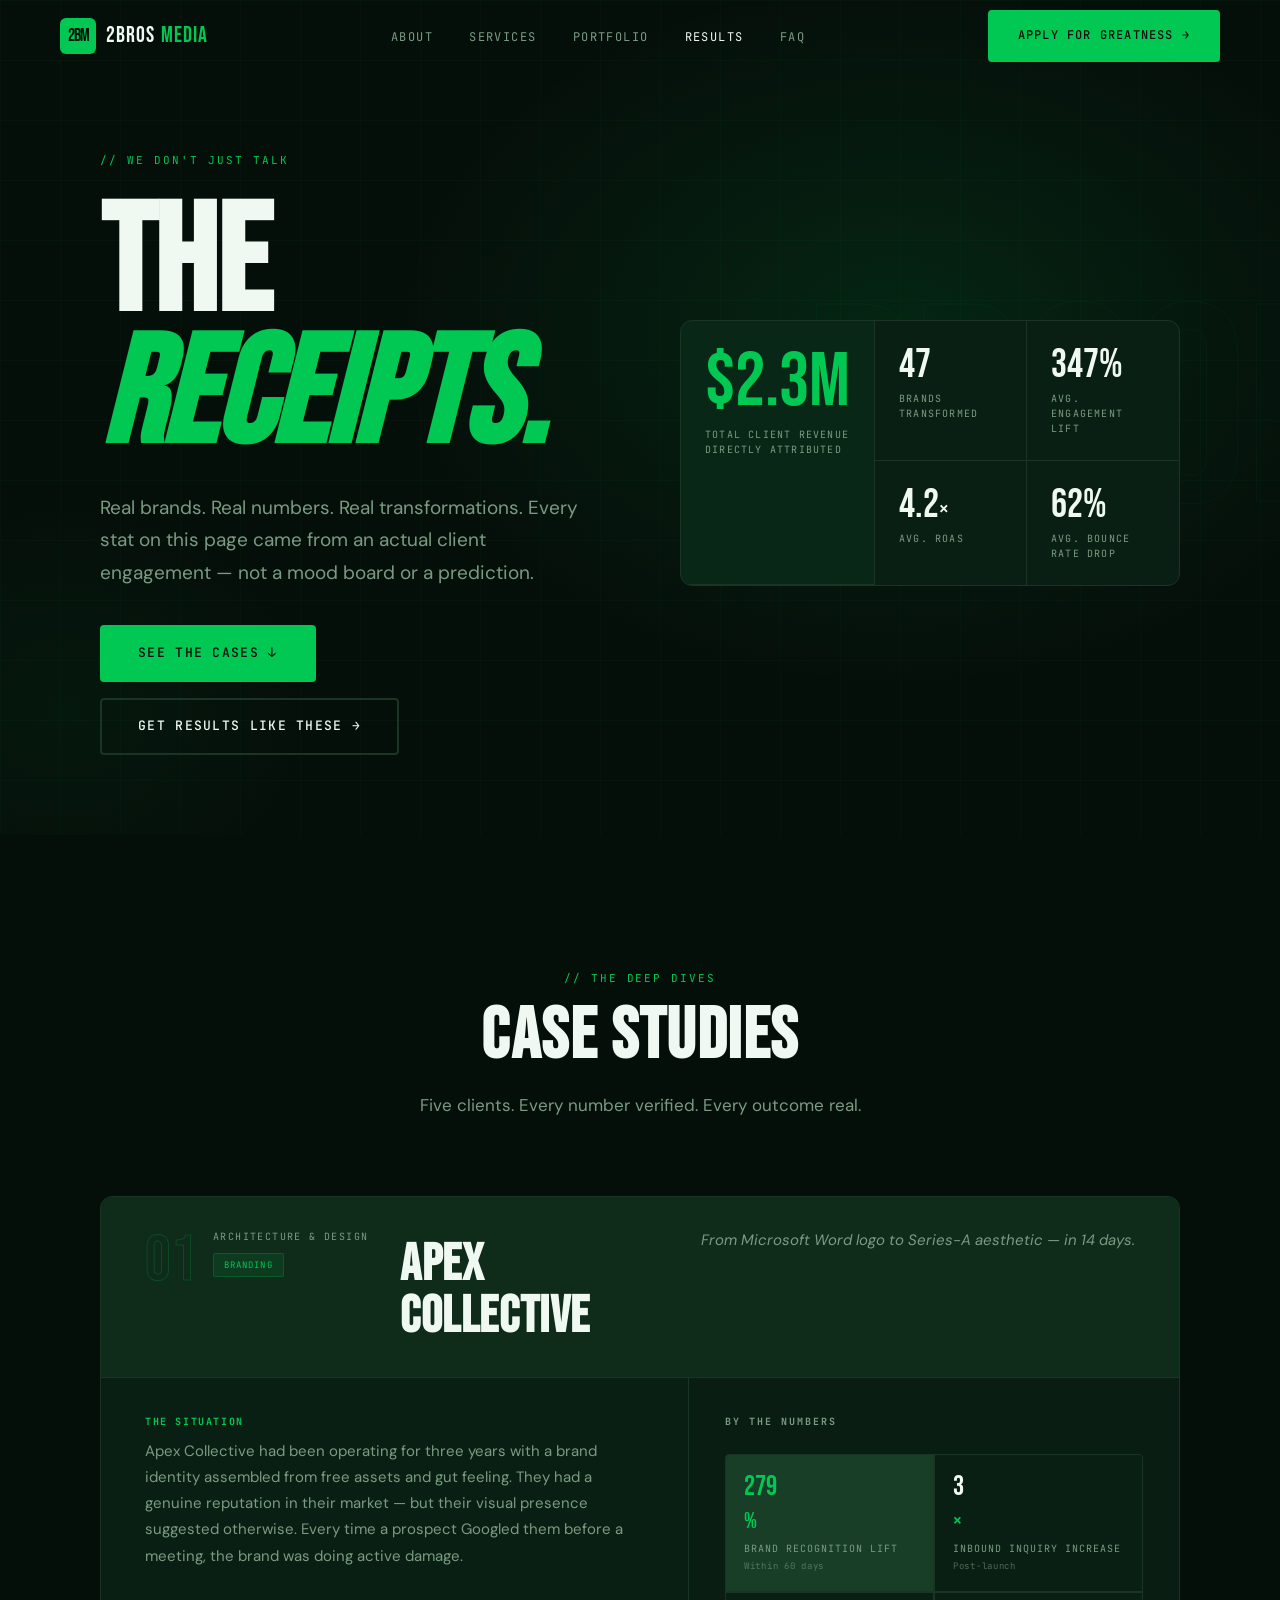
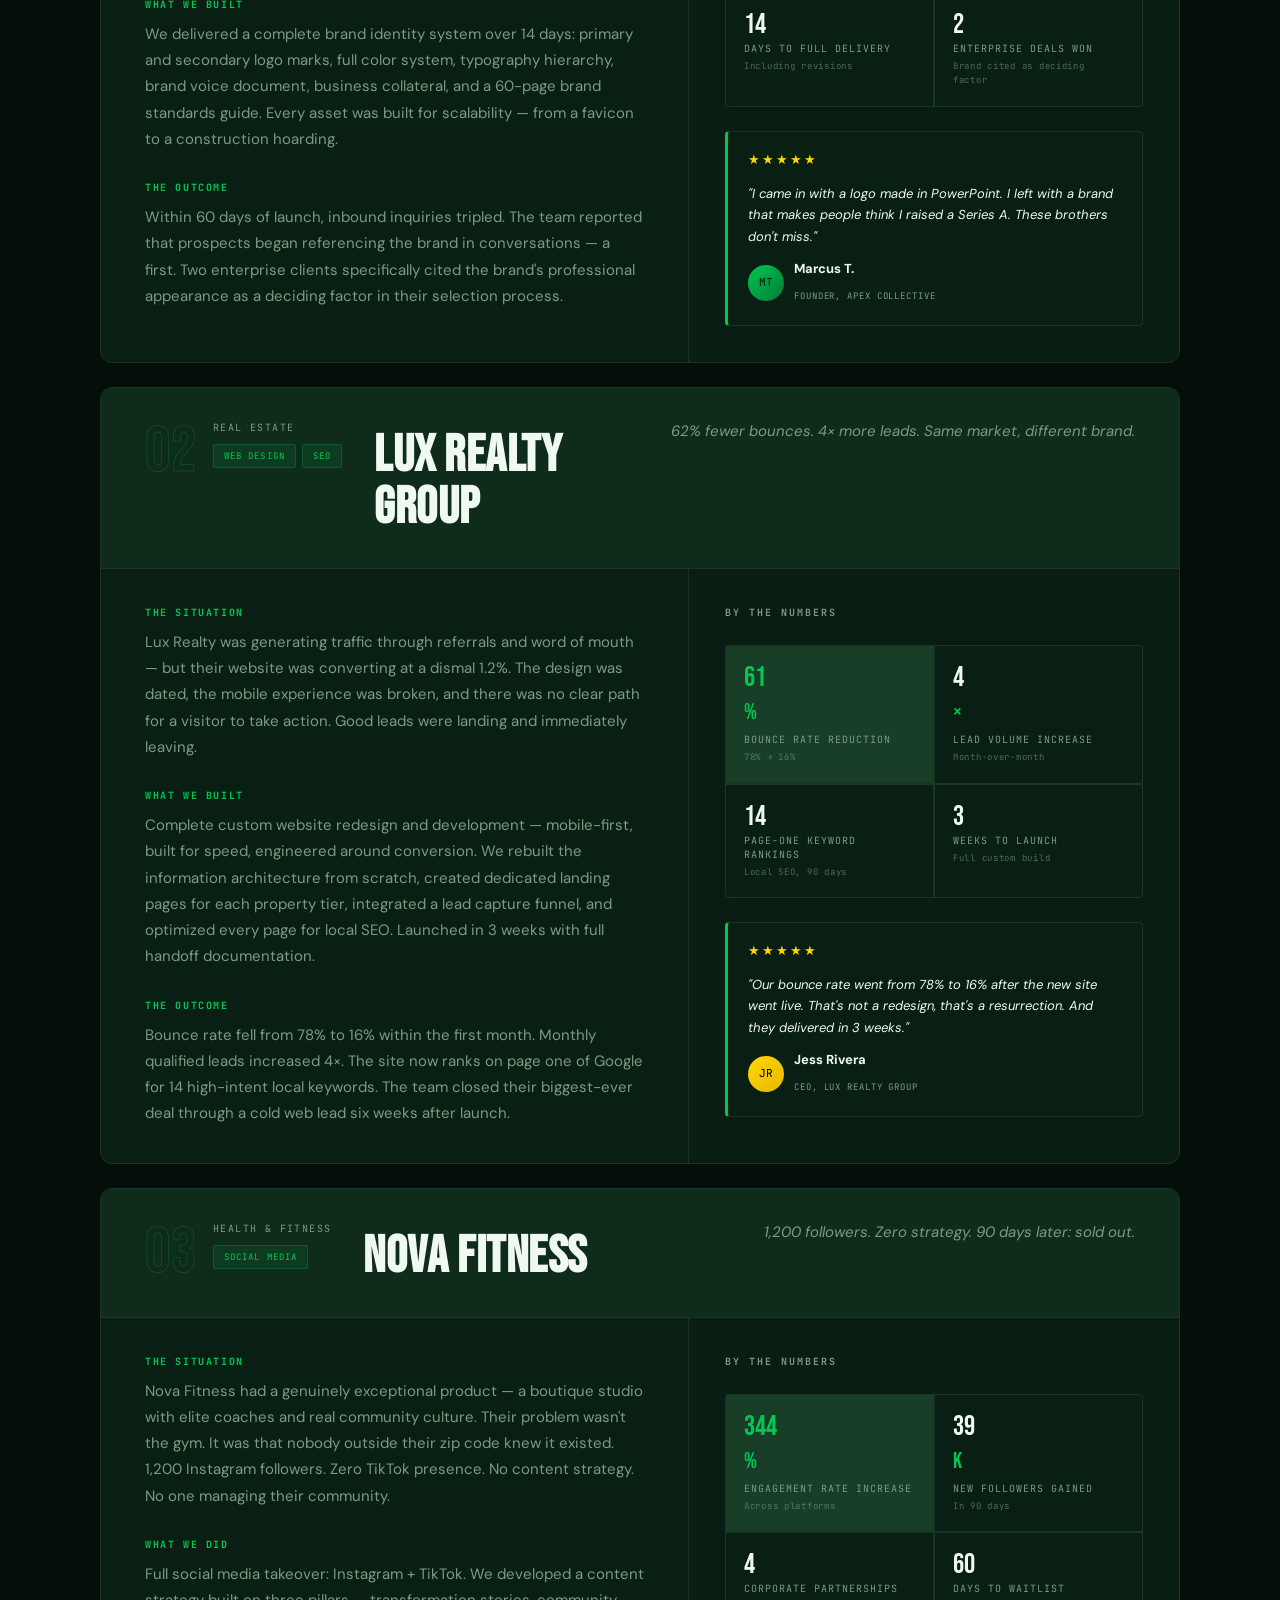
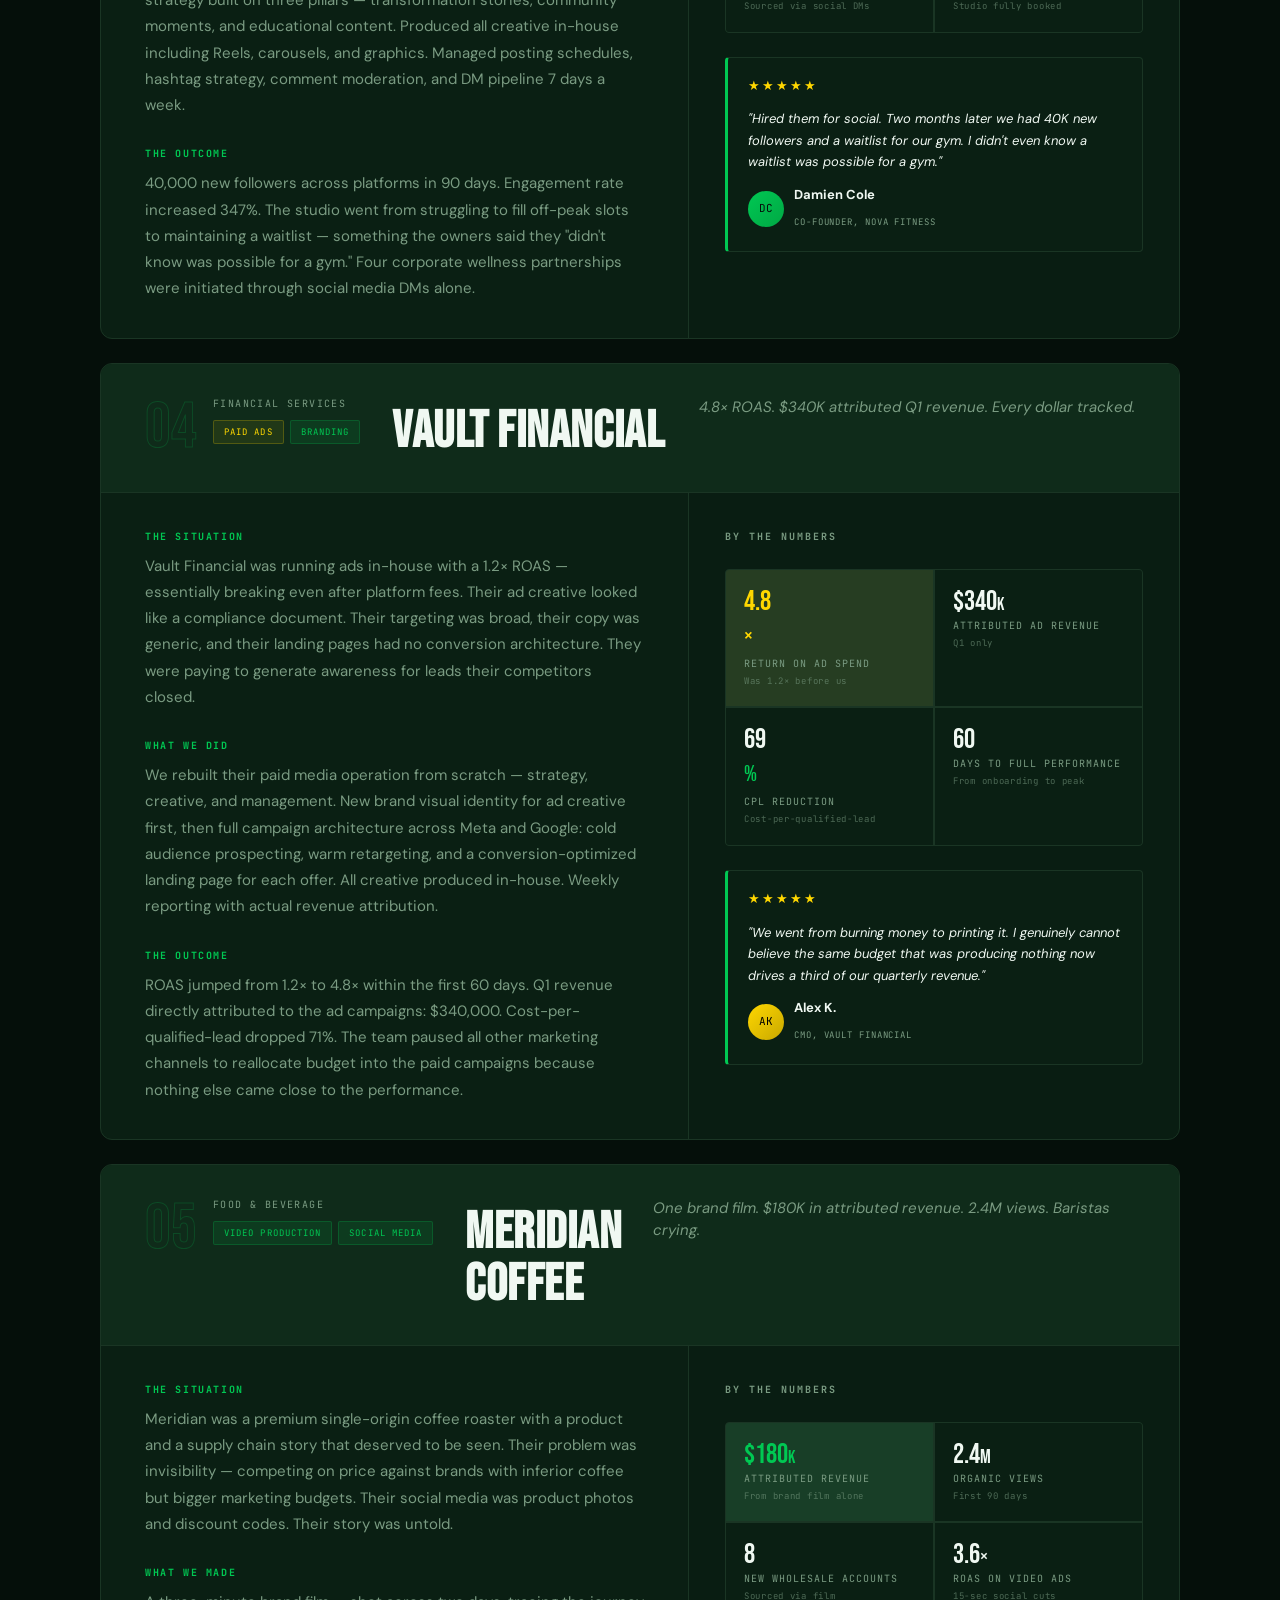
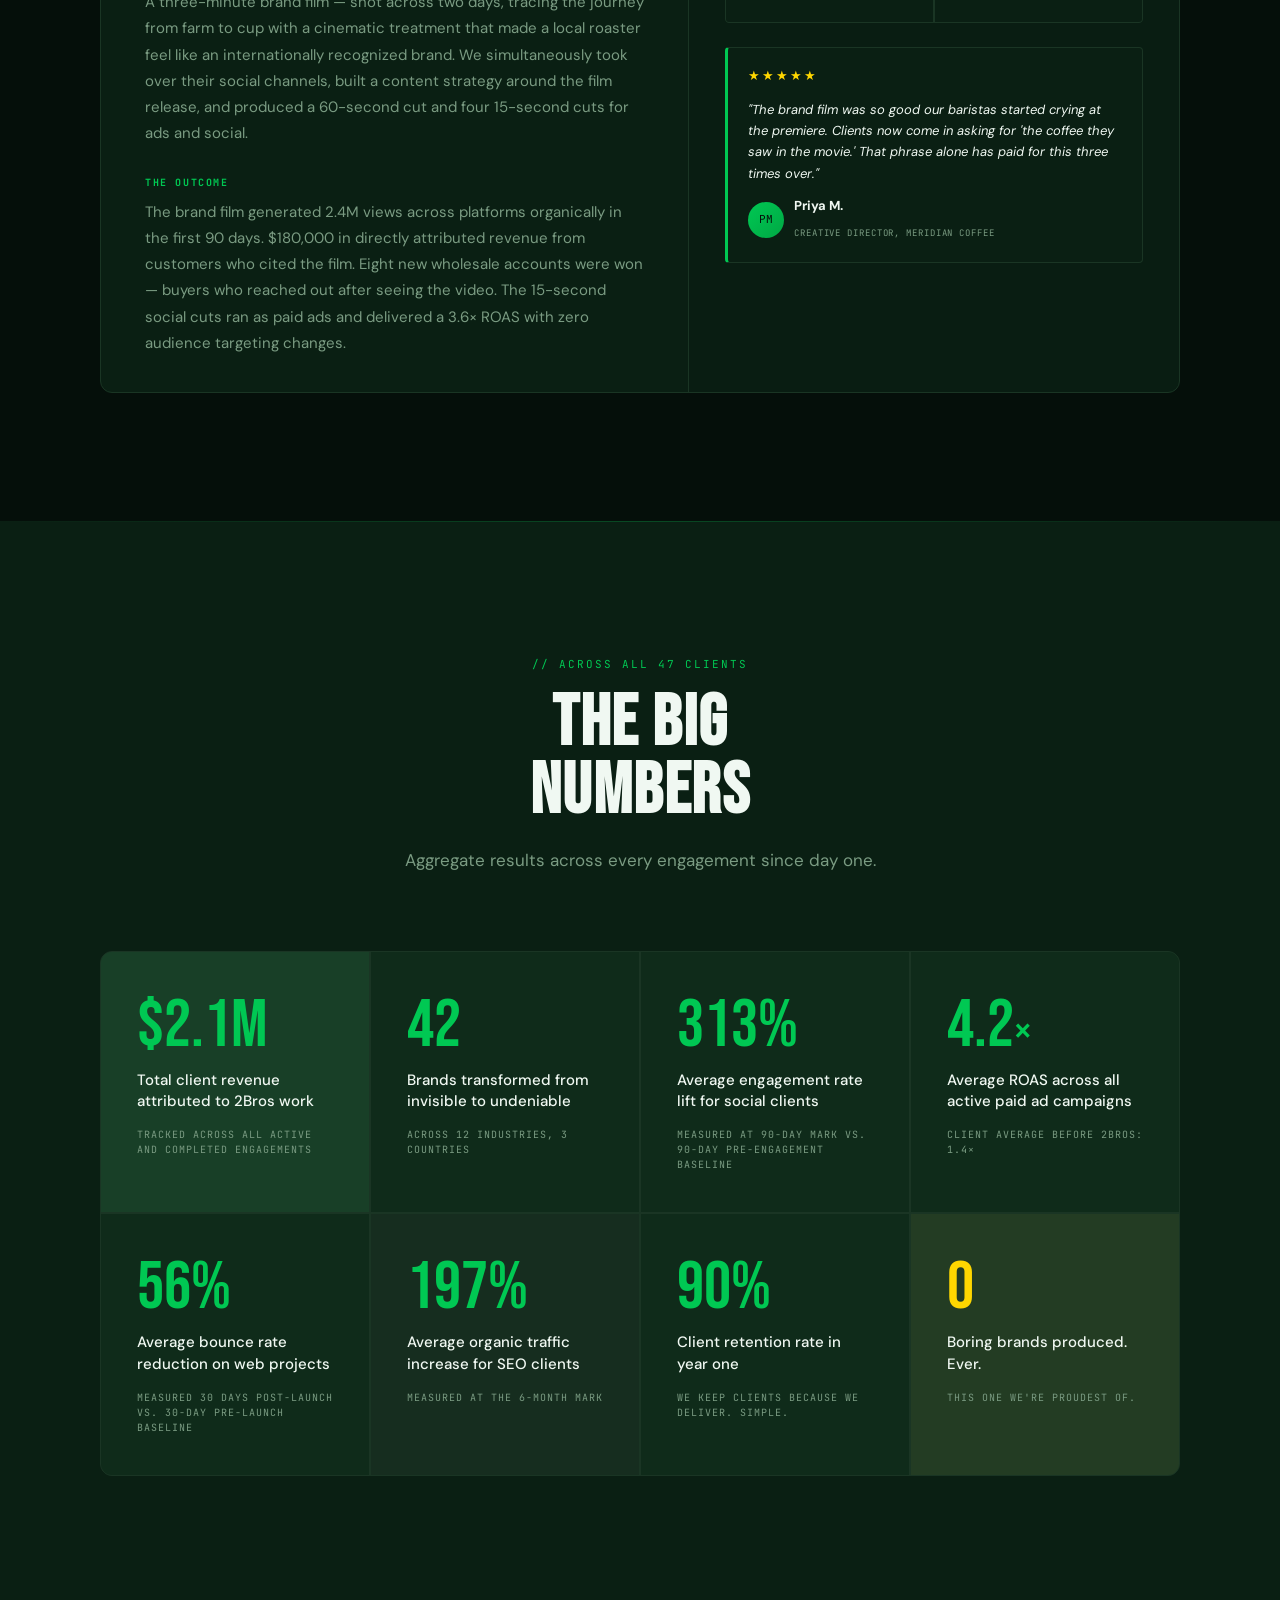
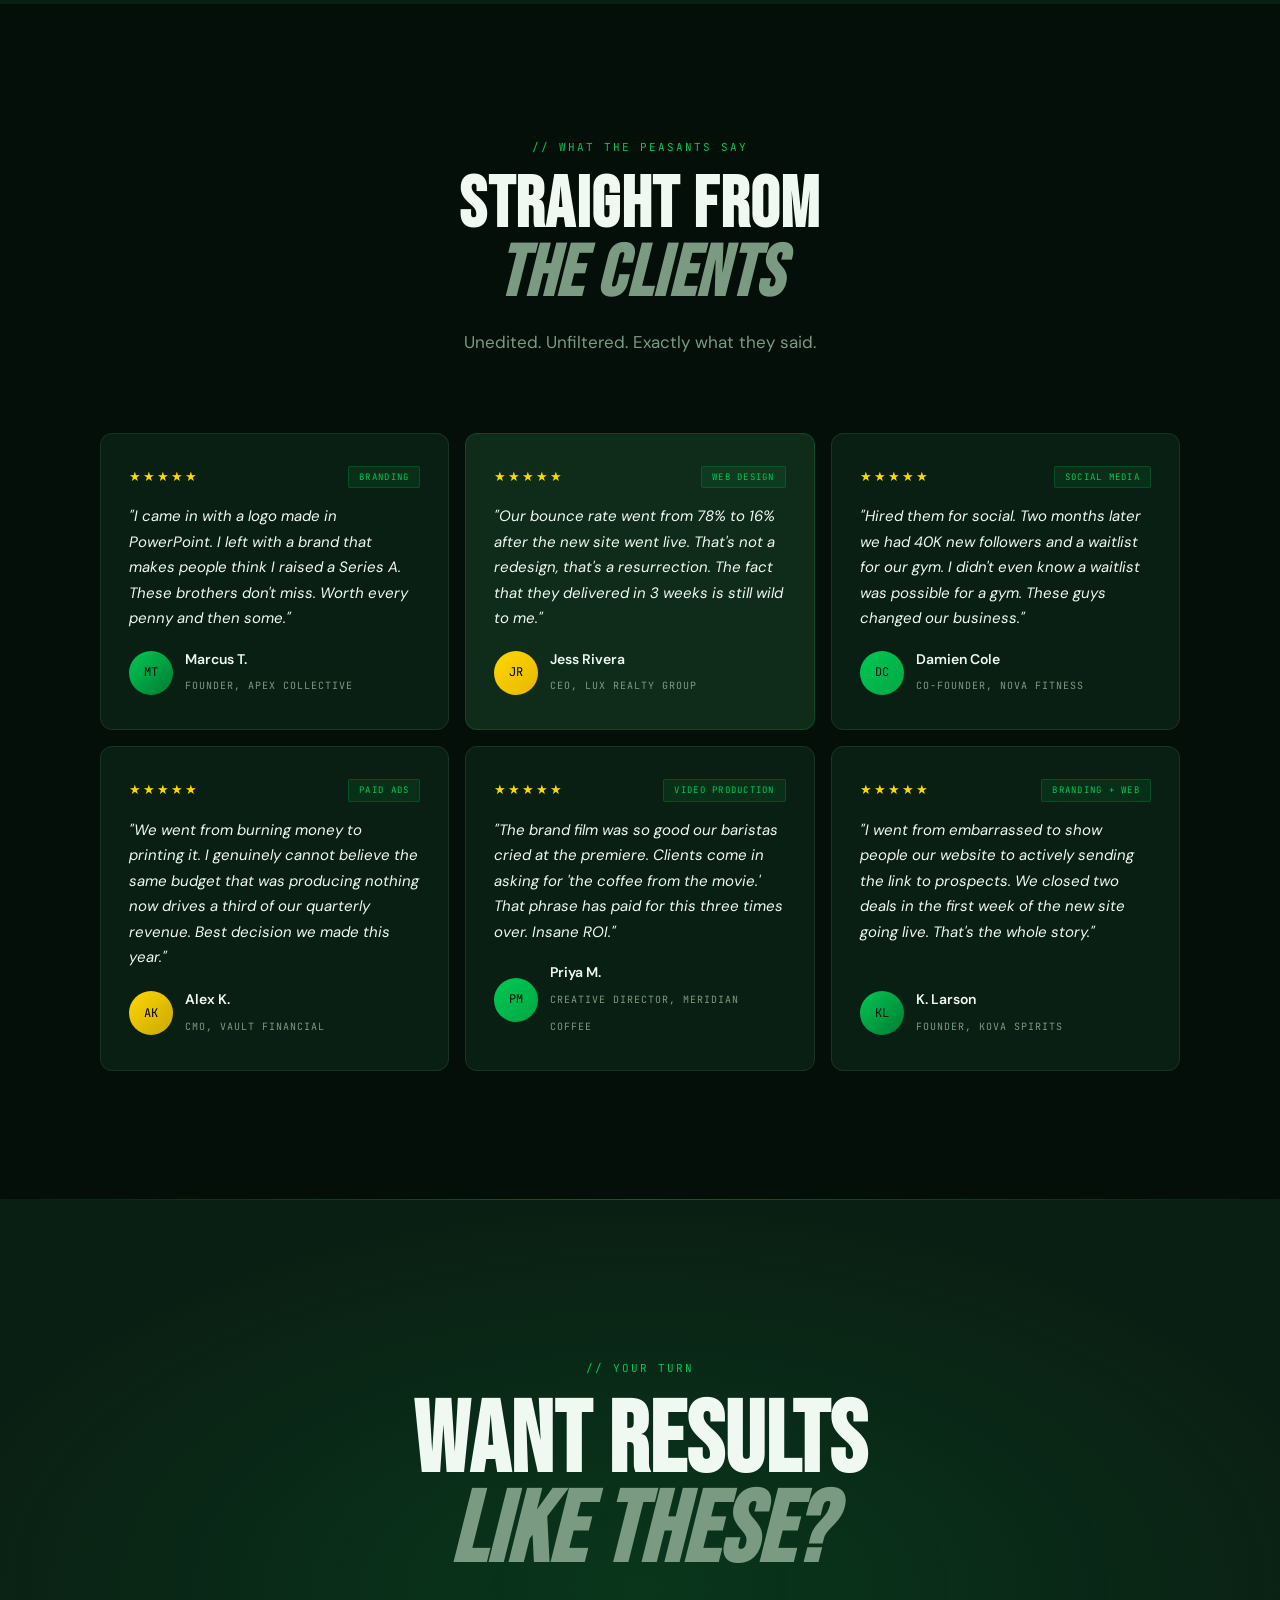
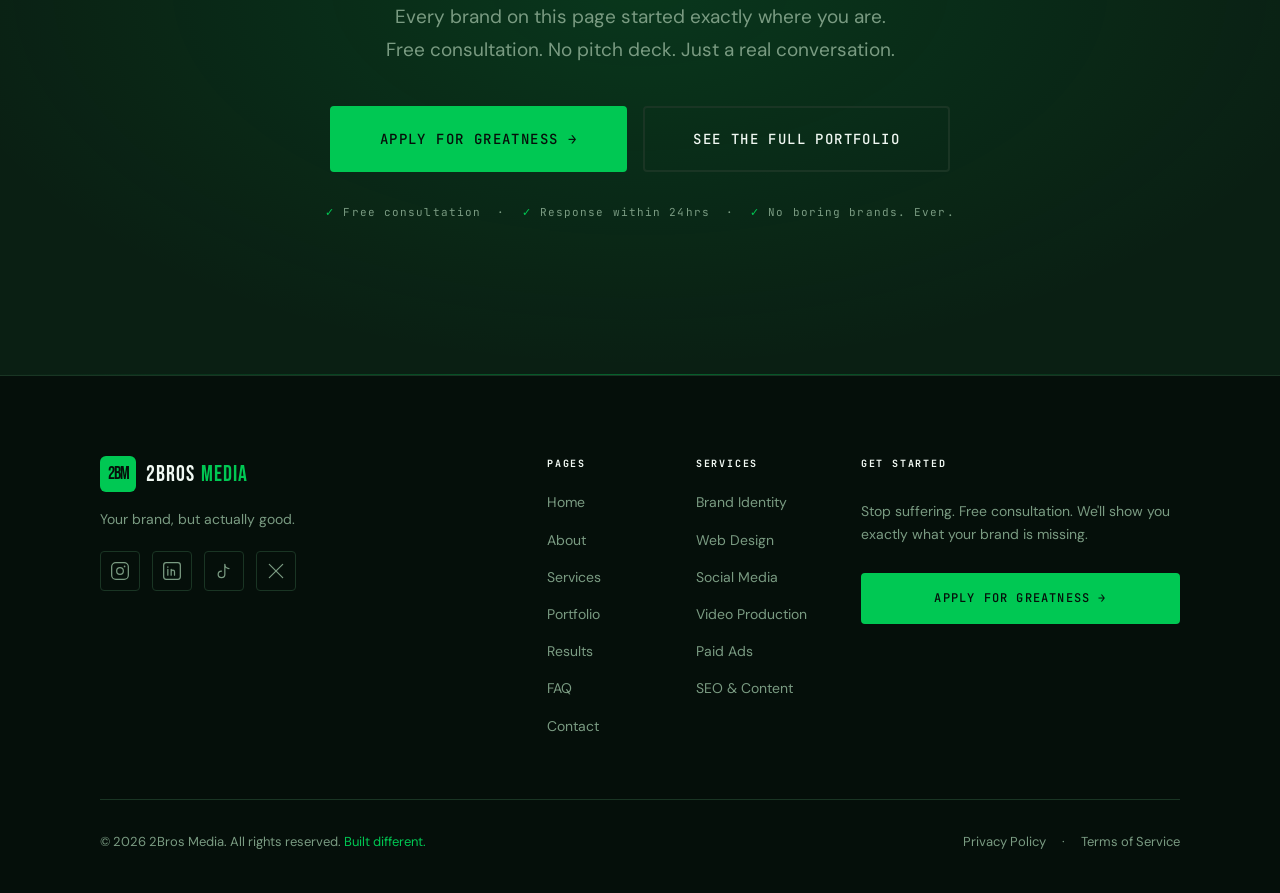
<file: results.html>
<!DOCTYPE html>
<html lang="en">
<head>
  <!-- ============================================================
       PRIMARY META TAGS
  ============================================================ -->
  <meta charset="UTF-8">
  <meta name="viewport" content="width=device-width, initial-scale=1.0">
  <title>Case Studies & Results | 2Bros Media — The Receipts</title>
  <meta name="description" content="We don't just talk. We have proof. Real numbers, real clients, real results — see how 2Bros Media transformed brands and generated $2.3M in client revenue across branding, web, social, video, and paid ads.">
  <meta name="keywords" content="2Bros Media results, creative agency case studies, brand transformation results, social media growth results, paid ads ROI, web design conversion results">
  <meta name="author" content="2Bros Media">
  <link rel="canonical" href="https://2bros.click/results.html">

  <!-- Open Graph -->
  <meta property="og:type" content="website">
  <meta property="og:url" content="https://2bros.click/results.html">
  <meta property="og:title" content="Case Studies & Results | 2Bros Media — The Receipts">
  <meta property="og:description" content="We don't just talk. We have proof. $2.3M in client revenue. 47 brands transformed.">
  <meta property="og:image" content="https://2bros.click/assets/images/og-image.jpg">

  <!-- Twitter -->
  <meta name="twitter:card" content="summary_large_image">
  <meta name="twitter:site" content="@2brosmedia">
  <meta name="twitter:title" content="Case Studies & Results | 2Bros Media — The Receipts">
  <meta name="twitter:description" content="We don't just talk. We have proof. $2.3M in client revenue. 47 brands transformed.">
  <meta name="twitter:image" content="https://2bros.click/assets/images/og-image.jpg">

  <!-- Favicons -->
  <link rel="icon" type="image/x-icon" href="/favicon.ico">
  <link rel="icon" type="image/png" sizes="32x32" href="/assets/images/favicon-32x32.png">
  <link rel="apple-touch-icon" href="/assets/images/apple-touch-icon.png">

  <!-- Structured Data -->
  <script type="application/ld+json">
  {
    "@context": "https://schema.org",
    "@type": "WebPage",
    "name": "2Bros Media — Case Studies & Results",
    "description": "Detailed case studies showing real results from 2Bros Media clients across branding, web design, social media, video production, and paid advertising.",
    "url": "https://2bros.click/results.html",
    "provider": {
      "@type": "Organization",
      "name": "2Bros Media",
      "url": "https://2bros.click"
    }
  }
  </script>

  <!-- Google Fonts -->
  <link rel="preconnect" href="https://fonts.googleapis.com">
  <link rel="preconnect" href="https://fonts.gstatic.com" crossorigin>
  <link href="https://fonts.googleapis.com/css2?family=Bebas+Neue&family=DM+Sans:ital,opsz,wght@0,9..40,300;0,9..40,400;0,9..40,500;0,9..40,600;1,9..40,400&family=JetBrains+Mono:wght@400;500&display=swap" rel="stylesheet">

  <!-- ============================================================
       CRITICAL ABOVE-THE-FOLD CSS
  ============================================================ -->
  <style>
    *, *::before, *::after { box-sizing: border-box; margin: 0; padding: 0; }
    html { scroll-behavior: smooth; }
    body {
      background: var(--color-bg);
      color: var(--color-white);
      font-family: var(--font-body);
      font-size: 17px;
      line-height: 1.6;
      overflow-x: hidden;
    }
    img { display: block; max-width: 100%; }
    a { color: inherit; text-decoration: none; }
    ul { list-style: none; }
    button { cursor: pointer; border: none; background: none; font: inherit; }
    :root {
      --color-bg:          #050f0a;
      --color-surface:     #0a1f13;
      --color-surface-2:   #0f2b1a;
      --color-emerald:     #00c853;
      --color-emerald-dim: #00a844;
      --color-gold:        #ffd700;
      --color-white:       #f0f8f2;
      --color-muted:       #7a9b82;
      --color-border:      #1a3524;
      --color-danger:      #ff3b30;
      --font-display: 'Bebas Neue', 'Impact', sans-serif;
      --font-body:    'DM Sans', 'Helvetica Neue', sans-serif;
      --font-mono:    'JetBrains Mono', monospace;
      --nav-h:        72px;
      --section-pad:  clamp(80px, 10vw, 140px);
      --container:    1200px;
      --gutter:       clamp(20px, 5vw, 60px);
      --radius:       4px;
      --radius-lg:    12px;
    }
    .nav {
      position: fixed; top: 0; left: 0; right: 0;
      z-index: 1000; height: var(--nav-h);
      display: flex; align-items: center; padding: 0 var(--gutter);
      transition: background .3s, backdrop-filter .3s, border-bottom .3s;
    }
    .nav.scrolled {
      background: rgba(5,15,10,0.92);
      backdrop-filter: blur(12px); -webkit-backdrop-filter: blur(12px);
      border-bottom: 1px solid var(--color-border);
    }
    .nav-inner {
      width: 100%; max-width: var(--container); margin: 0 auto;
      display: flex; align-items: center; justify-content: space-between; gap: 24px;
    }
    .nav-logo { display: flex; align-items: center; gap: 10px; flex-shrink: 0; }
    .nav-logo-mark {
      width: 36px; height: 36px; background: var(--color-emerald); border-radius: 6px;
      display: flex; align-items: center; justify-content: center;
      font-family: var(--font-display); font-size: 18px; color: var(--color-bg); letter-spacing: -1px;
    }
    .nav-logo-text { font-family: var(--font-display); font-size: 22px; letter-spacing: .05em; color: var(--color-white); }
    .nav-logo-text span { color: var(--color-emerald); }
    .nav-links { display: flex; align-items: center; gap: 36px; }
    .nav-links a {
      font-family: var(--font-mono); font-size: 12px; letter-spacing: .12em;
      text-transform: uppercase; color: var(--color-muted); transition: color .2s;
    }
    .nav-links a:hover, .nav-links a.active { color: var(--color-white); }
    .nav-cta { display: flex; align-items: center; gap: 16px; }
  </style>

  <link rel="stylesheet" href="assets/css/main.css">
  <link rel="stylesheet" href="assets/css/results.css">
</head>

<body>

<!-- ============================================================
     NAVIGATION
============================================================ -->
<nav class="nav" id="main-nav" role="navigation" aria-label="Main navigation">
  <div class="nav-inner">
    <a href="index.html" class="nav-logo" aria-label="2Bros Media — Home">
      <div class="nav-logo-mark" aria-hidden="true">2BM</div>
      <span class="nav-logo-text">2BROS <span>MEDIA</span></span>
    </a>
    <ul class="nav-links" role="list">
      <li><a href="about.html">About</a></li>
      <li><a href="services.html">Services</a></li>
      <li><a href="portfolio.html">Portfolio</a></li>
      <li><a href="results.html" class="active" aria-current="page">Results</a></li>
      <li><a href="faq.html">FAQ</a></li>
    </ul>
    <div class="nav-cta">
      <a href="contact.html" class="btn btn-primary" id="nav-cta-desktop" style="display:none">Apply For Greatness →</a>
      <button class="hamburger" id="hamburger" aria-label="Open menu" aria-expanded="false" aria-controls="mobile-menu">
        <span class="hamburger-line"></span>
        <span class="hamburger-line"></span>
        <span class="hamburger-line"></span>
      </button>
    </div>
  </div>
</nav>

<!-- Mobile Menu -->
<div class="mobile-menu" id="mobile-menu" role="dialog" aria-modal="true" aria-label="Mobile navigation">
  <button class="mobile-menu-close" id="mobile-close" aria-label="Close menu">✕</button>
  <nav>
    <ul class="mobile-menu-links" role="list">
      <li><a href="index.html">Home</a></li>
      <li><a href="about.html">About</a></li>
      <li><a href="services.html">Services</a></li>
      <li><a href="portfolio.html">Portfolio</a></li>
      <li><a href="results.html" class="active">Results</a></li>
      <li><a href="faq.html">FAQ</a></li>
    </ul>
    <a href="contact.html" class="btn btn-primary mobile-menu-cta">Apply For Greatness →</a>
  </nav>
</div>


<!-- ============================================================
     HERO — THE RECEIPTS
============================================================ -->
<section class="rs-hero" id="hero" aria-labelledby="rs-hero-headline">
  <div class="rs-hero-bg"   aria-hidden="true"></div>
  <div class="rs-hero-grid" aria-hidden="true"></div>
  <div class="rs-hero-watermark" aria-hidden="true">PROOF</div>

  <div class="container rs-hero-inner">

    <div class="rs-hero-text">
      <span class="section-tag" data-animate="fadeUp">// WE DON'T JUST TALK</span>
      <h1 class="rs-hero-headline" id="rs-hero-headline" data-animate="fadeUp" data-animate-delay="80">
        THE<br>
        <em class="rs-hero-em">RECEIPTS.</em>
      </h1>
      <p class="rs-hero-sub" data-animate="fadeUp" data-animate-delay="180">
        Real brands. Real numbers. Real transformations. Every stat on this page came from an actual client engagement — not a mood board or a prediction.
      </p>
      <div class="rs-hero-actions" data-animate="fadeUp" data-animate-delay="260">
        <a href="#case-studies" class="btn btn-primary btn-lg">See the Cases ↓</a>
        <a href="contact.html" class="btn btn-outline btn-lg">Get Results Like These →</a>
      </div>
    </div>

    <!-- Big aggregate numbers -->
    <div class="rs-hero-numbers" data-animate="fadeUp" data-animate-delay="200" aria-label="Aggregate results">
      <div class="rs-hero-num-item rs-hero-num-item--large">
        <span class="rs-hero-num-value">$<span data-counter="2.3">0</span>M</span>
        <span class="rs-hero-num-label">Total client revenue<br>directly attributed</span>
      </div>
      <div class="rs-hero-num-divider" aria-hidden="true"></div>
      <div class="rs-hero-num-grid">
        <div class="rs-hero-num-item">
          <span class="rs-hero-num-value rs-hero-num-value--sm"><span data-counter="47">0</span></span>
          <span class="rs-hero-num-label">Brands transformed</span>
        </div>
        <div class="rs-hero-num-item">
          <span class="rs-hero-num-value rs-hero-num-value--sm"><span data-counter="347">0</span>%</span>
          <span class="rs-hero-num-label">Avg. engagement lift</span>
        </div>
        <div class="rs-hero-num-item">
          <span class="rs-hero-num-value rs-hero-num-value--sm">4.2<span style="font-size:0.6em">×</span></span>
          <span class="rs-hero-num-label">Avg. ROAS</span>
        </div>
        <div class="rs-hero-num-item">
          <span class="rs-hero-num-value rs-hero-num-value--sm"><span data-counter="62">0</span>%</span>
          <span class="rs-hero-num-label">Avg. bounce rate drop</span>
        </div>
      </div>
    </div>

  </div>
</section>


<!-- ============================================================
     CASE STUDIES — DETAILED
============================================================ -->
<section class="rs-cases section-pad" id="case-studies" aria-labelledby="rs-cases-headline">
  <div class="container">

    <div class="section-header" data-animate="fadeUp">
      <span class="section-tag">// THE DEEP DIVES</span>
      <h2 class="section-headline" id="rs-cases-headline">CASE STUDIES</h2>
      <p class="section-sub">Five clients. Every number verified. Every outcome real.</p>
    </div>

    <!-- ─── CASE 01 — APEX COLLECTIVE ─── -->
    <article class="rs-case" id="case-apex" aria-labelledby="rs-case-apex-title" data-animate="fadeUp">
      <div class="rs-case-header">
        <div class="rs-case-meta">
          <span class="rs-case-num" aria-hidden="true">01</span>
          <div>
            <span class="rs-case-industry">Architecture &amp; Design</span>
            <div class="rs-case-tags">
              <span class="rs-case-tag">Branding</span>
            </div>
          </div>
        </div>
        <h3 class="rs-case-title" id="rs-case-apex-title">Apex Collective</h3>
        <p class="rs-case-tagline">From Microsoft Word logo to Series-A aesthetic — in 14 days.</p>
      </div>

      <div class="rs-case-body">
        <div class="rs-case-narrative">
          <div class="rs-case-block">
            <h4 class="rs-case-block-label">The Situation</h4>
            <p>Apex Collective had been operating for three years with a brand identity assembled from free assets and gut feeling. They had a genuine reputation in their market — but their visual presence suggested otherwise. Every time a prospect Googled them before a meeting, the brand was doing active damage.</p>
          </div>
          <div class="rs-case-block">
            <h4 class="rs-case-block-label">What We Built</h4>
            <p>We delivered a complete brand identity system over 14 days: primary and secondary logo marks, full color system, typography hierarchy, brand voice document, business collateral, and a 60-page brand standards guide. Every asset was built for scalability — from a favicon to a construction hoarding.</p>
          </div>
          <div class="rs-case-block">
            <h4 class="rs-case-block-label">The Outcome</h4>
            <p>Within 60 days of launch, inbound inquiries tripled. The team reported that prospects began referencing the brand in conversations — a first. Two enterprise clients specifically cited the brand's professional appearance as a deciding factor in their selection process.</p>
          </div>
        </div>

        <div class="rs-case-results-panel">
          <h4 class="rs-case-results-heading">BY THE NUMBERS</h4>
          <div class="rs-case-metrics">
            <div class="rs-metric rs-metric--primary">
              <span class="rs-metric-num" data-counter="280">0</span><span class="rs-metric-unit">%</span>
              <span class="rs-metric-label">Brand recognition lift</span>
              <span class="rs-metric-period">Within 60 days</span>
            </div>
            <div class="rs-metric">
              <span class="rs-metric-num">3</span><span class="rs-metric-unit">×</span>
              <span class="rs-metric-label">Inbound inquiry increase</span>
              <span class="rs-metric-period">Post-launch</span>
            </div>
            <div class="rs-metric">
              <span class="rs-metric-num">14</span>
              <span class="rs-metric-label">Days to full delivery</span>
              <span class="rs-metric-period">Including revisions</span>
            </div>
            <div class="rs-metric">
              <span class="rs-metric-num">2</span>
              <span class="rs-metric-label">Enterprise deals won</span>
              <span class="rs-metric-period">Brand cited as deciding factor</span>
            </div>
          </div>

          <figure class="rs-case-quote" aria-label="Client testimonial from Marcus T.">
            <div class="rs-quote-stars" aria-label="5 out of 5 stars">★★★★★</div>
            <blockquote>"I came in with a logo made in PowerPoint. I left with a brand that makes people think I raised a Series A. These brothers don't miss."</blockquote>
            <figcaption>
              <div class="rs-quote-avatar" role="img" aria-label="Marcus T. initials" style="background:linear-gradient(135deg,#00c853,#007a33)">MT</div>
              <div>
                <strong>Marcus T.</strong>
                <span>Founder, Apex Collective</span>
              </div>
            </figcaption>
          </figure>
        </div>
      </div>
    </article>

    <!-- ─── CASE 02 — LUX REALTY ─── -->
    <article class="rs-case" id="case-lux" aria-labelledby="rs-case-lux-title" data-animate="fadeUp">
      <div class="rs-case-header">
        <div class="rs-case-meta">
          <span class="rs-case-num" aria-hidden="true">02</span>
          <div>
            <span class="rs-case-industry">Real Estate</span>
            <div class="rs-case-tags">
              <span class="rs-case-tag">Web Design</span>
              <span class="rs-case-tag">SEO</span>
            </div>
          </div>
        </div>
        <h3 class="rs-case-title" id="rs-case-lux-title">Lux Realty Group</h3>
        <p class="rs-case-tagline">62% fewer bounces. 4× more leads. Same market, different brand.</p>
      </div>

      <div class="rs-case-body">
        <div class="rs-case-narrative">
          <div class="rs-case-block">
            <h4 class="rs-case-block-label">The Situation</h4>
            <p>Lux Realty was generating traffic through referrals and word of mouth — but their website was converting at a dismal 1.2%. The design was dated, the mobile experience was broken, and there was no clear path for a visitor to take action. Good leads were landing and immediately leaving.</p>
          </div>
          <div class="rs-case-block">
            <h4 class="rs-case-block-label">What We Built</h4>
            <p>Complete custom website redesign and development — mobile-first, built for speed, engineered around conversion. We rebuilt the information architecture from scratch, created dedicated landing pages for each property tier, integrated a lead capture funnel, and optimized every page for local SEO. Launched in 3 weeks with full handoff documentation.</p>
          </div>
          <div class="rs-case-block">
            <h4 class="rs-case-block-label">The Outcome</h4>
            <p>Bounce rate fell from 78% to 16% within the first month. Monthly qualified leads increased 4×. The site now ranks on page one of Google for 14 high-intent local keywords. The team closed their biggest-ever deal through a cold web lead six weeks after launch.</p>
          </div>
        </div>

        <div class="rs-case-results-panel">
          <h4 class="rs-case-results-heading">BY THE NUMBERS</h4>
          <div class="rs-case-metrics">
            <div class="rs-metric rs-metric--primary">
              <span class="rs-metric-num" data-counter="62">0</span><span class="rs-metric-unit">%</span>
              <span class="rs-metric-label">Bounce rate reduction</span>
              <span class="rs-metric-period">78% → 16%</span>
            </div>
            <div class="rs-metric">
              <span class="rs-metric-num">4</span><span class="rs-metric-unit">×</span>
              <span class="rs-metric-label">Lead volume increase</span>
              <span class="rs-metric-period">Month-over-month</span>
            </div>
            <div class="rs-metric">
              <span class="rs-metric-num">14</span>
              <span class="rs-metric-label">Page-one keyword rankings</span>
              <span class="rs-metric-period">Local SEO, 90 days</span>
            </div>
            <div class="rs-metric">
              <span class="rs-metric-num">3</span>
              <span class="rs-metric-label">Weeks to launch</span>
              <span class="rs-metric-period">Full custom build</span>
            </div>
          </div>

          <figure class="rs-case-quote" aria-label="Client testimonial from Jess Rivera">
            <div class="rs-quote-stars" aria-label="5 out of 5 stars">★★★★★</div>
            <blockquote>"Our bounce rate went from 78% to 16% after the new site went live. That's not a redesign, that's a resurrection. And they delivered in 3 weeks."</blockquote>
            <figcaption>
              <div class="rs-quote-avatar" role="img" aria-label="Jess Rivera initials" style="background:linear-gradient(135deg,#ffd700,#e6b800);color:#000">JR</div>
              <div>
                <strong>Jess Rivera</strong>
                <span>CEO, Lux Realty Group</span>
              </div>
            </figcaption>
          </figure>
        </div>
      </div>
    </article>

    <!-- ─── CASE 03 — NOVA FITNESS ─── -->
    <article class="rs-case" id="case-nova" aria-labelledby="rs-case-nova-title" data-animate="fadeUp">
      <div class="rs-case-header">
        <div class="rs-case-meta">
          <span class="rs-case-num" aria-hidden="true">03</span>
          <div>
            <span class="rs-case-industry">Health &amp; Fitness</span>
            <div class="rs-case-tags">
              <span class="rs-case-tag">Social Media</span>
            </div>
          </div>
        </div>
        <h3 class="rs-case-title" id="rs-case-nova-title">Nova Fitness</h3>
        <p class="rs-case-tagline">1,200 followers. Zero strategy. 90 days later: sold out.</p>
      </div>

      <div class="rs-case-body">
        <div class="rs-case-narrative">
          <div class="rs-case-block">
            <h4 class="rs-case-block-label">The Situation</h4>
            <p>Nova Fitness had a genuinely exceptional product — a boutique studio with elite coaches and real community culture. Their problem wasn't the gym. It was that nobody outside their zip code knew it existed. 1,200 Instagram followers. Zero TikTok presence. No content strategy. No one managing their community.</p>
          </div>
          <div class="rs-case-block">
            <h4 class="rs-case-block-label">What We Did</h4>
            <p>Full social media takeover: Instagram + TikTok. We developed a content strategy built on three pillars — transformation stories, community moments, and educational content. Produced all creative in-house including Reels, carousels, and graphics. Managed posting schedules, hashtag strategy, comment moderation, and DM pipeline 7 days a week.</p>
          </div>
          <div class="rs-case-block">
            <h4 class="rs-case-block-label">The Outcome</h4>
            <p>40,000 new followers across platforms in 90 days. Engagement rate increased 347%. The studio went from struggling to fill off-peak slots to maintaining a waitlist — something the owners said they "didn't know was possible for a gym." Four corporate wellness partnerships were initiated through social media DMs alone.</p>
          </div>
        </div>

        <div class="rs-case-results-panel">
          <h4 class="rs-case-results-heading">BY THE NUMBERS</h4>
          <div class="rs-case-metrics">
            <div class="rs-metric rs-metric--primary">
              <span class="rs-metric-num" data-counter="347">0</span><span class="rs-metric-unit">%</span>
              <span class="rs-metric-label">Engagement rate increase</span>
              <span class="rs-metric-period">Across platforms</span>
            </div>
            <div class="rs-metric">
              <span class="rs-metric-num" data-counter="40">0</span><span class="rs-metric-unit">K</span>
              <span class="rs-metric-label">New followers gained</span>
              <span class="rs-metric-period">In 90 days</span>
            </div>
            <div class="rs-metric">
              <span class="rs-metric-num">4</span>
              <span class="rs-metric-label">Corporate partnerships</span>
              <span class="rs-metric-period">Sourced via social DMs</span>
            </div>
            <div class="rs-metric">
              <span class="rs-metric-num">60</span>
              <span class="rs-metric-label">Days to waitlist</span>
              <span class="rs-metric-period">Studio fully booked</span>
            </div>
          </div>

          <figure class="rs-case-quote" aria-label="Client testimonial from Damien Cole">
            <div class="rs-quote-stars" aria-label="5 out of 5 stars">★★★★★</div>
            <blockquote>"Hired them for social. Two months later we had 40K new followers and a waitlist for our gym. I didn't even know a waitlist was possible for a gym."</blockquote>
            <figcaption>
              <div class="rs-quote-avatar" role="img" aria-label="Damien Cole initials" style="background:linear-gradient(135deg,#00c853,#00a844)">DC</div>
              <div>
                <strong>Damien Cole</strong>
                <span>Co-Founder, Nova Fitness</span>
              </div>
            </figcaption>
          </figure>
        </div>
      </div>
    </article>

    <!-- ─── CASE 04 — VAULT FINANCIAL ─── -->
    <article class="rs-case" id="case-vault" aria-labelledby="rs-case-vault-title" data-animate="fadeUp">
      <div class="rs-case-header">
        <div class="rs-case-meta">
          <span class="rs-case-num" aria-hidden="true">04</span>
          <div>
            <span class="rs-case-industry">Financial Services</span>
            <div class="rs-case-tags">
              <span class="rs-case-tag rs-case-tag--gold">Paid Ads</span>
              <span class="rs-case-tag">Branding</span>
            </div>
          </div>
        </div>
        <h3 class="rs-case-title" id="rs-case-vault-title">Vault Financial</h3>
        <p class="rs-case-tagline">4.8× ROAS. $340K attributed Q1 revenue. Every dollar tracked.</p>
      </div>

      <div class="rs-case-body">
        <div class="rs-case-narrative">
          <div class="rs-case-block">
            <h4 class="rs-case-block-label">The Situation</h4>
            <p>Vault Financial was running ads in-house with a 1.2× ROAS — essentially breaking even after platform fees. Their ad creative looked like a compliance document. Their targeting was broad, their copy was generic, and their landing pages had no conversion architecture. They were paying to generate awareness for leads their competitors closed.</p>
          </div>
          <div class="rs-case-block">
            <h4 class="rs-case-block-label">What We Did</h4>
            <p>We rebuilt their paid media operation from scratch — strategy, creative, and management. New brand visual identity for ad creative first, then full campaign architecture across Meta and Google: cold audience prospecting, warm retargeting, and a conversion-optimized landing page for each offer. All creative produced in-house. Weekly reporting with actual revenue attribution.</p>
          </div>
          <div class="rs-case-block">
            <h4 class="rs-case-block-label">The Outcome</h4>
            <p>ROAS jumped from 1.2× to 4.8× within the first 60 days. Q1 revenue directly attributed to the ad campaigns: $340,000. Cost-per-qualified-lead dropped 71%. The team paused all other marketing channels to reallocate budget into the paid campaigns because nothing else came close to the performance.</p>
          </div>
        </div>

        <div class="rs-case-results-panel">
          <h4 class="rs-case-results-heading">BY THE NUMBERS</h4>
          <div class="rs-case-metrics">
            <div class="rs-metric rs-metric--gold">
              <span class="rs-metric-num">4.8</span><span class="rs-metric-unit rs-metric-unit--gold">×</span>
              <span class="rs-metric-label">Return on ad spend</span>
              <span class="rs-metric-period">Was 1.2× before us</span>
            </div>
            <div class="rs-metric">
              <span class="rs-metric-num">$340<span style="font-size:0.65em">K</span></span>
              <span class="rs-metric-label">Attributed ad revenue</span>
              <span class="rs-metric-period">Q1 only</span>
            </div>
            <div class="rs-metric">
              <span class="rs-metric-num" data-counter="71">0</span><span class="rs-metric-unit">%</span>
              <span class="rs-metric-label">CPL reduction</span>
              <span class="rs-metric-period">Cost-per-qualified-lead</span>
            </div>
            <div class="rs-metric">
              <span class="rs-metric-num">60</span>
              <span class="rs-metric-label">Days to full performance</span>
              <span class="rs-metric-period">From onboarding to peak</span>
            </div>
          </div>

          <figure class="rs-case-quote" aria-label="Client testimonial from Alex K.">
            <div class="rs-quote-stars" aria-label="5 out of 5 stars">★★★★★</div>
            <blockquote>"We went from burning money to printing it. I genuinely cannot believe the same budget that was producing nothing now drives a third of our quarterly revenue."</blockquote>
            <figcaption>
              <div class="rs-quote-avatar" role="img" aria-label="Alex K. initials" style="background:linear-gradient(135deg,#ffd700,#c8a800);color:#000">AK</div>
              <div>
                <strong>Alex K.</strong>
                <span>CMO, Vault Financial</span>
              </div>
            </figcaption>
          </figure>
        </div>
      </div>
    </article>

    <!-- ─── CASE 05 — MERIDIAN COFFEE ─── -->
    <article class="rs-case" id="case-meridian" aria-labelledby="rs-case-meridian-title" data-animate="fadeUp">
      <div class="rs-case-header">
        <div class="rs-case-meta">
          <span class="rs-case-num" aria-hidden="true">05</span>
          <div>
            <span class="rs-case-industry">Food &amp; Beverage</span>
            <div class="rs-case-tags">
              <span class="rs-case-tag">Video Production</span>
              <span class="rs-case-tag">Social Media</span>
            </div>
          </div>
        </div>
        <h3 class="rs-case-title" id="rs-case-meridian-title">Meridian Coffee</h3>
        <p class="rs-case-tagline">One brand film. $180K in attributed revenue. 2.4M views. Baristas crying.</p>
      </div>

      <div class="rs-case-body">
        <div class="rs-case-narrative">
          <div class="rs-case-block">
            <h4 class="rs-case-block-label">The Situation</h4>
            <p>Meridian was a premium single-origin coffee roaster with a product and a supply chain story that deserved to be seen. Their problem was invisibility — competing on price against brands with inferior coffee but bigger marketing budgets. Their social media was product photos and discount codes. Their story was untold.</p>
          </div>
          <div class="rs-case-block">
            <h4 class="rs-case-block-label">What We Made</h4>
            <p>A three-minute brand film — shot across two days, tracing the journey from farm to cup with a cinematic treatment that made a local roaster feel like an internationally recognized brand. We simultaneously took over their social channels, built a content strategy around the film release, and produced a 60-second cut and four 15-second cuts for ads and social.</p>
          </div>
          <div class="rs-case-block">
            <h4 class="rs-case-block-label">The Outcome</h4>
            <p>The brand film generated 2.4M views across platforms organically in the first 90 days. $180,000 in directly attributed revenue from customers who cited the film. Eight new wholesale accounts were won — buyers who reached out after seeing the video. The 15-second social cuts ran as paid ads and delivered a 3.6× ROAS with zero audience targeting changes.</p>
          </div>
        </div>

        <div class="rs-case-results-panel">
          <h4 class="rs-case-results-heading">BY THE NUMBERS</h4>
          <div class="rs-case-metrics">
            <div class="rs-metric rs-metric--primary">
              <span class="rs-metric-num">$180<span style="font-size:0.65em">K</span></span>
              <span class="rs-metric-label">Attributed revenue</span>
              <span class="rs-metric-period">From brand film alone</span>
            </div>
            <div class="rs-metric">
              <span class="rs-metric-num">2.4<span style="font-size:0.7em">M</span></span>
              <span class="rs-metric-label">Organic views</span>
              <span class="rs-metric-period">First 90 days</span>
            </div>
            <div class="rs-metric">
              <span class="rs-metric-num">8</span>
              <span class="rs-metric-label">New wholesale accounts</span>
              <span class="rs-metric-period">Sourced via film</span>
            </div>
            <div class="rs-metric">
              <span class="rs-metric-num">3.6<span style="font-size:0.7em">×</span></span>
              <span class="rs-metric-label">ROAS on video ads</span>
              <span class="rs-metric-period">15-sec social cuts</span>
            </div>
          </div>

          <figure class="rs-case-quote" aria-label="Client testimonial from Priya M.">
            <div class="rs-quote-stars" aria-label="5 out of 5 stars">★★★★★</div>
            <blockquote>"The brand film was so good our baristas started crying at the premiere. Clients now come in asking for 'the coffee they saw in the movie.' That phrase alone has paid for this three times over."</blockquote>
            <figcaption>
              <div class="rs-quote-avatar" role="img" aria-label="Priya M. initials" style="background:linear-gradient(135deg,#00c853,#00a844)">PM</div>
              <div>
                <strong>Priya M.</strong>
                <span>Creative Director, Meridian Coffee</span>
              </div>
            </figcaption>
          </figure>
        </div>
      </div>
    </article>

  </div>
</section>


<!-- ============================================================
     AGGREGATE STATS — THE BIG NUMBERS
============================================================ -->
<section class="rs-stats-section section-pad" aria-labelledby="rs-stats-headline">
  <div class="container">

    <div class="section-header" data-animate="fadeUp">
      <span class="section-tag">// ACROSS ALL 47 CLIENTS</span>
      <h2 class="section-headline" id="rs-stats-headline">THE BIG<br>NUMBERS</h2>
      <p class="section-sub">Aggregate results across every engagement since day one.</p>
    </div>

    <div class="rs-stats-grid" data-stagger>

      <div class="rs-big-stat rs-big-stat--featured" data-animate="fadeUp">
        <div class="rs-big-stat-value">$<span data-counter="2.3">0</span>M</div>
        <div class="rs-big-stat-label">Total client revenue attributed to 2Bros work</div>
        <div class="rs-big-stat-context">Tracked across all active and completed engagements</div>
      </div>

      <div class="rs-big-stat" data-animate="fadeUp">
        <div class="rs-big-stat-value"><span data-counter="47">0</span></div>
        <div class="rs-big-stat-label">Brands transformed from invisible to undeniable</div>
        <div class="rs-big-stat-context">Across 12 industries, 3 countries</div>
      </div>

      <div class="rs-big-stat" data-animate="fadeUp">
        <div class="rs-big-stat-value"><span data-counter="347">0</span>%</div>
        <div class="rs-big-stat-label">Average engagement rate lift for social clients</div>
        <div class="rs-big-stat-context">Measured at 90-day mark vs. 90-day pre-engagement baseline</div>
      </div>

      <div class="rs-big-stat" data-animate="fadeUp">
        <div class="rs-big-stat-value">4.2<span style="font-size:0.65em">×</span></div>
        <div class="rs-big-stat-label">Average ROAS across all active paid ad campaigns</div>
        <div class="rs-big-stat-context">Client average before 2Bros: 1.4×</div>
      </div>

      <div class="rs-big-stat" data-animate="fadeUp">
        <div class="rs-big-stat-value"><span data-counter="62">0</span>%</div>
        <div class="rs-big-stat-label">Average bounce rate reduction on web projects</div>
        <div class="rs-big-stat-context">Measured 30 days post-launch vs. 30-day pre-launch baseline</div>
      </div>

      <div class="rs-big-stat rs-big-stat--dark" data-animate="fadeUp">
        <div class="rs-big-stat-value"><span data-counter="218">0</span>%</div>
        <div class="rs-big-stat-label">Average organic traffic increase for SEO clients</div>
        <div class="rs-big-stat-context">Measured at the 6-month mark</div>
      </div>

      <div class="rs-big-stat" data-animate="fadeUp">
        <div class="rs-big-stat-value"><span data-counter="100">0</span>%</div>
        <div class="rs-big-stat-label">Client retention rate in year one</div>
        <div class="rs-big-stat-context">We keep clients because we deliver. Simple.</div>
      </div>

      <div class="rs-big-stat rs-big-stat--gold" data-animate="fadeUp">
        <div class="rs-big-stat-value rs-big-stat-value--gold"><span data-counter="0">0</span></div>
        <div class="rs-big-stat-label">Boring brands produced. Ever.</div>
        <div class="rs-big-stat-context">This one we're proudest of.</div>
      </div>

    </div>

  </div>
</section>


<!-- ============================================================
     FULL TESTIMONIALS
============================================================ -->
<section class="rs-testimonials section-pad" aria-labelledby="rs-testimonials-headline">
  <div class="container">

    <div class="section-header" data-animate="fadeUp">
      <span class="section-tag">// WHAT THE PEASANTS SAY</span>
      <h2 class="section-headline" id="rs-testimonials-headline">STRAIGHT FROM<br><em style="font-style:italic;color:var(--color-muted)">THE CLIENTS</em></h2>
      <p class="section-sub">Unedited. Unfiltered. Exactly what they said.</p>
    </div>

    <div class="rs-testimonials-grid" data-stagger>

      <article class="rs-testimonial" data-animate="fadeUp" aria-label="Testimonial from Marcus T.">
        <div class="rs-testimonial-top">
          <div class="rs-testimonial-stars" aria-label="5 out of 5 stars">★★★★★</div>
          <span class="rs-testimonial-service">Branding</span>
        </div>
        <blockquote class="rs-testimonial-quote">
          "I came in with a logo made in PowerPoint. I left with a brand that makes people think I raised a Series A. These brothers don't miss. Worth every penny and then some."
        </blockquote>
        <figcaption class="rs-testimonial-author">
          <div class="rs-testimonial-avatar" role="img" aria-label="Marcus T. initials" style="background:linear-gradient(135deg,#00c853,#007a33)">MT</div>
          <div>
            <strong>Marcus T.</strong>
            <span>Founder, Apex Collective</span>
          </div>
        </figcaption>
      </article>

      <article class="rs-testimonial rs-testimonial--featured" data-animate="fadeUp" aria-label="Testimonial from Jess Rivera">
        <div class="rs-testimonial-top">
          <div class="rs-testimonial-stars" aria-label="5 out of 5 stars">★★★★★</div>
          <span class="rs-testimonial-service">Web Design</span>
        </div>
        <blockquote class="rs-testimonial-quote">
          "Our bounce rate went from 78% to 16% after the new site went live. That's not a redesign, that's a resurrection. The fact that they delivered in 3 weeks is still wild to me."
        </blockquote>
        <figcaption class="rs-testimonial-author">
          <div class="rs-testimonial-avatar" role="img" aria-label="Jess Rivera initials" style="background:linear-gradient(135deg,#ffd700,#e6b800);color:#000">JR</div>
          <div>
            <strong>Jess Rivera</strong>
            <span>CEO, Lux Realty Group</span>
          </div>
        </figcaption>
      </article>

      <article class="rs-testimonial" data-animate="fadeUp" aria-label="Testimonial from Damien Cole">
        <div class="rs-testimonial-top">
          <div class="rs-testimonial-stars" aria-label="5 out of 5 stars">★★★★★</div>
          <span class="rs-testimonial-service">Social Media</span>
        </div>
        <blockquote class="rs-testimonial-quote">
          "Hired them for social. Two months later we had 40K new followers and a waitlist for our gym. I didn't even know a waitlist was possible for a gym. These guys changed our business."
        </blockquote>
        <figcaption class="rs-testimonial-author">
          <div class="rs-testimonial-avatar" role="img" aria-label="Damien Cole initials" style="background:linear-gradient(135deg,#00c853,#00a844)">DC</div>
          <div>
            <strong>Damien Cole</strong>
            <span>Co-Founder, Nova Fitness</span>
          </div>
        </figcaption>
      </article>

      <article class="rs-testimonial" data-animate="fadeUp" aria-label="Testimonial from Alex K.">
        <div class="rs-testimonial-top">
          <div class="rs-testimonial-stars" aria-label="5 out of 5 stars">★★★★★</div>
          <span class="rs-testimonial-service">Paid Ads</span>
        </div>
        <blockquote class="rs-testimonial-quote">
          "We went from burning money to printing it. I genuinely cannot believe the same budget that was producing nothing now drives a third of our quarterly revenue. Best decision we made this year."
        </blockquote>
        <figcaption class="rs-testimonial-author">
          <div class="rs-testimonial-avatar" role="img" aria-label="Alex K. initials" style="background:linear-gradient(135deg,#ffd700,#c8a800);color:#000">AK</div>
          <div>
            <strong>Alex K.</strong>
            <span>CMO, Vault Financial</span>
          </div>
        </figcaption>
      </article>

      <article class="rs-testimonial" data-animate="fadeUp" aria-label="Testimonial from Priya M.">
        <div class="rs-testimonial-top">
          <div class="rs-testimonial-stars" aria-label="5 out of 5 stars">★★★★★</div>
          <span class="rs-testimonial-service">Video Production</span>
        </div>
        <blockquote class="rs-testimonial-quote">
          "The brand film was so good our baristas cried at the premiere. Clients come in asking for 'the coffee from the movie.' That phrase has paid for this three times over. Insane ROI."
        </blockquote>
        <figcaption class="rs-testimonial-author">
          <div class="rs-testimonial-avatar" role="img" aria-label="Priya M. initials" style="background:linear-gradient(135deg,#00c853,#00a844)">PM</div>
          <div>
            <strong>Priya M.</strong>
            <span>Creative Director, Meridian Coffee</span>
          </div>
        </figcaption>
      </article>

      <article class="rs-testimonial" data-animate="fadeUp" aria-label="Testimonial from K. Larson">
        <div class="rs-testimonial-top">
          <div class="rs-testimonial-stars" aria-label="5 out of 5 stars">★★★★★</div>
          <span class="rs-testimonial-service">Branding + Web</span>
        </div>
        <blockquote class="rs-testimonial-quote">
          "I went from embarrassed to show people our website to actively sending the link to prospects. We closed two deals in the first week of the new site going live. That's the whole story."
        </blockquote>
        <figcaption class="rs-testimonial-author">
          <div class="rs-testimonial-avatar" role="img" aria-label="K. Larson initials" style="background:linear-gradient(135deg,#00c853,#007a33)">KL</div>
          <div>
            <strong>K. Larson</strong>
            <span>Founder, Kova Spirits</span>
          </div>
        </figcaption>
      </article>

    </div>

  </div>
</section>


<!-- ============================================================
     CTA BANNER
============================================================ -->
<section class="cta-banner" aria-labelledby="rs-cta-headline">
  <div class="cta-banner-bg" aria-hidden="true"></div>
  <div class="container">
    <div class="cta-banner-inner" data-animate="fadeUp">
      <span class="section-tag cta-tag">// YOUR TURN</span>
      <h2 class="cta-headline" id="rs-cta-headline">
        WANT RESULTS<br>
        <em style="font-style:italic;color:var(--color-muted)">LIKE THESE?</em>
      </h2>
      <p class="cta-sub">
        Every brand on this page started exactly where you are.<br>
        Free consultation. No pitch deck. Just a real conversation.
      </p>
      <div class="cta-banner-actions">
        <a href="contact.html" class="btn btn-primary btn-xl">Apply For Greatness →</a>
        <a href="portfolio.html" class="btn btn-outline btn-xl">See the Full Portfolio</a>
      </div>
      <p class="cta-reassurance">
        <span class="cta-check" aria-hidden="true">✓</span> Free consultation &nbsp;·&nbsp;
        <span class="cta-check" aria-hidden="true">✓</span> Response within 24hrs &nbsp;·&nbsp;
        <span class="cta-check" aria-hidden="true">✓</span> No boring brands. Ever.
      </p>
    </div>
  </div>
</section>


<!-- ============================================================
     FOOTER
============================================================ -->
<footer class="footer" role="contentinfo">
  <div class="container">
    <div class="footer-top">
      <div class="footer-brand">
        <a href="index.html" class="footer-logo" aria-label="2Bros Media homepage">
          <div class="nav-logo-mark" aria-hidden="true">2BM</div>
          <span class="nav-logo-text">2BROS <span>MEDIA</span></span>
        </a>
        <p class="footer-tagline">Your brand, but actually good.</p>
        <div class="footer-socials" aria-label="Social media links">
          <a href="https://instagram.com/2brosmedia" class="footer-social" target="_blank" rel="noopener noreferrer" aria-label="Instagram"><svg width="20" height="20" viewBox="0 0 24 24" fill="none" aria-hidden="true"><rect x="2" y="2" width="20" height="20" rx="5" stroke="currentColor" stroke-width="1.5" fill="none"/><circle cx="12" cy="12" r="4" stroke="currentColor" stroke-width="1.5" fill="none"/><circle cx="17.5" cy="6.5" r="1" fill="currentColor"/></svg></a>
          <a href="https://linkedin.com/company/2brosmedia" class="footer-social" target="_blank" rel="noopener noreferrer" aria-label="LinkedIn"><svg width="20" height="20" viewBox="0 0 24 24" fill="none" aria-hidden="true"><rect x="2" y="2" width="20" height="20" rx="3" stroke="currentColor" stroke-width="1.5" fill="none"/><path d="M7 10v7M7 7v.5" stroke="currentColor" stroke-width="1.5" stroke-linecap="round"/><path d="M11 17v-4c0-1.5 1-2 2-2s2 .5 2 2v4M11 10v7" stroke="currentColor" stroke-width="1.5" stroke-linecap="round"/></svg></a>
          <a href="https://tiktok.com/@2brosmedia" class="footer-social" target="_blank" rel="noopener noreferrer" aria-label="TikTok"><svg width="20" height="20" viewBox="0 0 24 24" fill="none" aria-hidden="true"><path d="M9 12a4 4 0 1 0 4 4V4a5 5 0 0 0 5 5" stroke="currentColor" stroke-width="1.5" stroke-linecap="round" stroke-linejoin="round"/></svg></a>
          <a href="https://twitter.com/2brosmedia" class="footer-social" target="_blank" rel="noopener noreferrer" aria-label="X / Twitter"><svg width="20" height="20" viewBox="0 0 24 24" fill="none" aria-hidden="true"><path d="M4 4l16 16M4 20L20 4" stroke="currentColor" stroke-width="1.5" stroke-linecap="round"/></svg></a>
        </div>
      </div>
      <nav class="footer-nav" aria-label="Footer navigation">
        <div class="footer-nav-col">
          <h4 class="footer-nav-heading">Pages</h4>
          <ul role="list">
            <li><a href="index.html">Home</a></li>
            <li><a href="about.html">About</a></li>
            <li><a href="services.html">Services</a></li>
            <li><a href="portfolio.html">Portfolio</a></li>
            <li><a href="results.html">Results</a></li>
            <li><a href="faq.html">FAQ</a></li>
            <li><a href="contact.html">Contact</a></li>
          </ul>
        </div>
        <div class="footer-nav-col">
          <h4 class="footer-nav-heading">Services</h4>
          <ul role="list">
            <li><a href="services.html#brand-identity">Brand Identity</a></li>
            <li><a href="services.html#web-design">Web Design</a></li>
            <li><a href="services.html#social-media">Social Media</a></li>
            <li><a href="services.html#video">Video Production</a></li>
            <li><a href="services.html#paid-ads">Paid Ads</a></li>
            <li><a href="services.html#seo">SEO &amp; Content</a></li>
          </ul>
        </div>
      </nav>
      <div class="footer-cta-col">
        <h4 class="footer-nav-heading">Get Started</h4>
        <p class="footer-cta-text">Stop suffering. Free consultation. We'll show you exactly what your brand is missing.</p>
        <a href="contact.html" class="btn btn-primary" style="margin-top:16px">Apply For Greatness →</a>
      </div>
    </div>
    <div class="footer-bottom">
      <p class="footer-copy">© 2026 2Bros Media. All rights reserved. <span class="footer-built">Built different.</span></p>
      <div class="footer-legal">
        <a href="#">Privacy Policy</a>
        <span aria-hidden="true">·</span>
        <a href="#">Terms of Service</a>
      </div>
    </div>
  </div>
</footer>


<!-- ============================================================
     JAVASCRIPT
============================================================ -->
<script>
  // ---- STICKY NAV ----
  (function() {
    const nav = document.getElementById('main-nav');
    const cta = document.getElementById('nav-cta-desktop');
    let ticking = false;
    function onScroll() {
      if (!ticking) {
        requestAnimationFrame(() => {
          const past = window.scrollY > 50;
          nav.classList.toggle('scrolled', past);
          if (cta) cta.style.display = past ? 'inline-flex' : 'none';
          ticking = false;
        });
        ticking = true;
      }
    }
    window.addEventListener('scroll', onScroll, { passive: true });
    onScroll();
  })();

  // ---- MOBILE MENU ----
  (function() {
    const hamburger  = document.getElementById('hamburger');
    const mobileMenu = document.getElementById('mobile-menu');
    const closeBtn   = document.getElementById('mobile-close');
    const open  = () => { mobileMenu.classList.add('open');    hamburger.setAttribute('aria-expanded','true');  document.body.style.overflow='hidden'; };
    const close = () => { mobileMenu.classList.remove('open'); hamburger.setAttribute('aria-expanded','false'); document.body.style.overflow=''; };
    hamburger?.addEventListener('click', open);
    closeBtn?.addEventListener('click', close);
    mobileMenu?.addEventListener('click', e => { if (e.target === mobileMenu) close(); });
    document.addEventListener('keydown', e => { if (e.key === 'Escape') close(); });
  })();

  // ---- INTERSECTION OBSERVER ANIMATIONS ----
  (function() {
    const io = new IntersectionObserver(entries => {
      entries.forEach(entry => {
        if (!entry.isIntersecting) return;
        const el = entry.target;
        setTimeout(() => el.classList.add('in-view'), parseInt(el.dataset.animateDelay || 0));
        io.unobserve(el);
      });
    }, { threshold: 0.08 });
    document.querySelectorAll('[data-animate]').forEach(el => io.observe(el));
    document.querySelectorAll('[data-stagger]').forEach(parent => {
      parent.querySelectorAll('[data-animate]').forEach((child, i) => {
        if (!child.dataset.animateDelay) child.dataset.animateDelay = i * 80;
      });
    });
  })();

  // ---- COUNTER ANIMATION ----
  (function() {
    const seen = new Set();
    const io = new IntersectionObserver(entries => {
      entries.forEach(entry => {
        if (!entry.isIntersecting || seen.has(entry.target)) return;
        seen.add(entry.target);
        const el = entry.target, target = parseFloat(el.dataset.counter);
        const isFloat = target % 1 !== 0, dur = 1600, start = performance.now();
        (function step(now) {
          const p = Math.min((now - start) / dur, 1), e = 1 - Math.pow(1 - p, 3);
          el.textContent = isFloat ? (e * target).toFixed(1) : Math.floor(e * target);
          if (p < 1) requestAnimationFrame(step); else el.textContent = isFloat ? target.toFixed(1) : target;
        })(start);
      });
    }, { threshold: 0.4 });
    document.querySelectorAll('[data-counter]').forEach(el => io.observe(el));
  })();
</script>

</body>
</html>
</file>
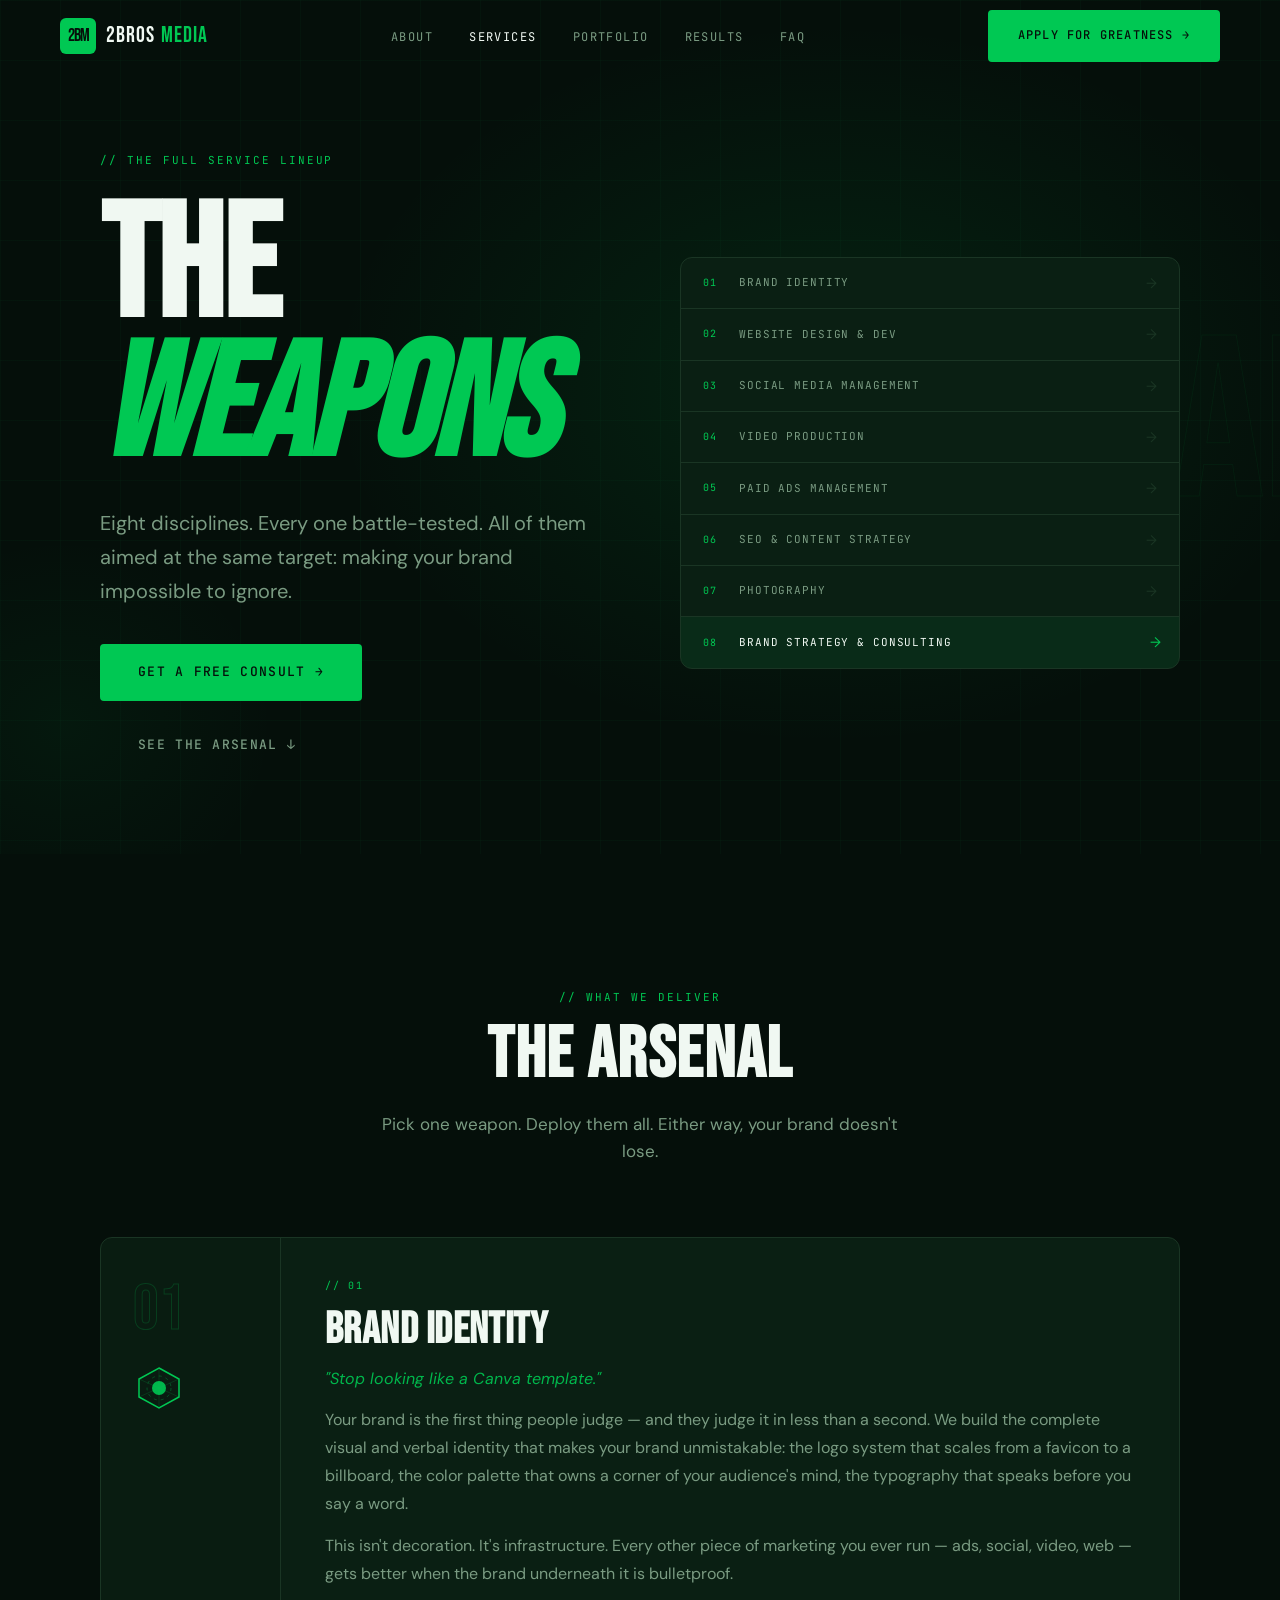
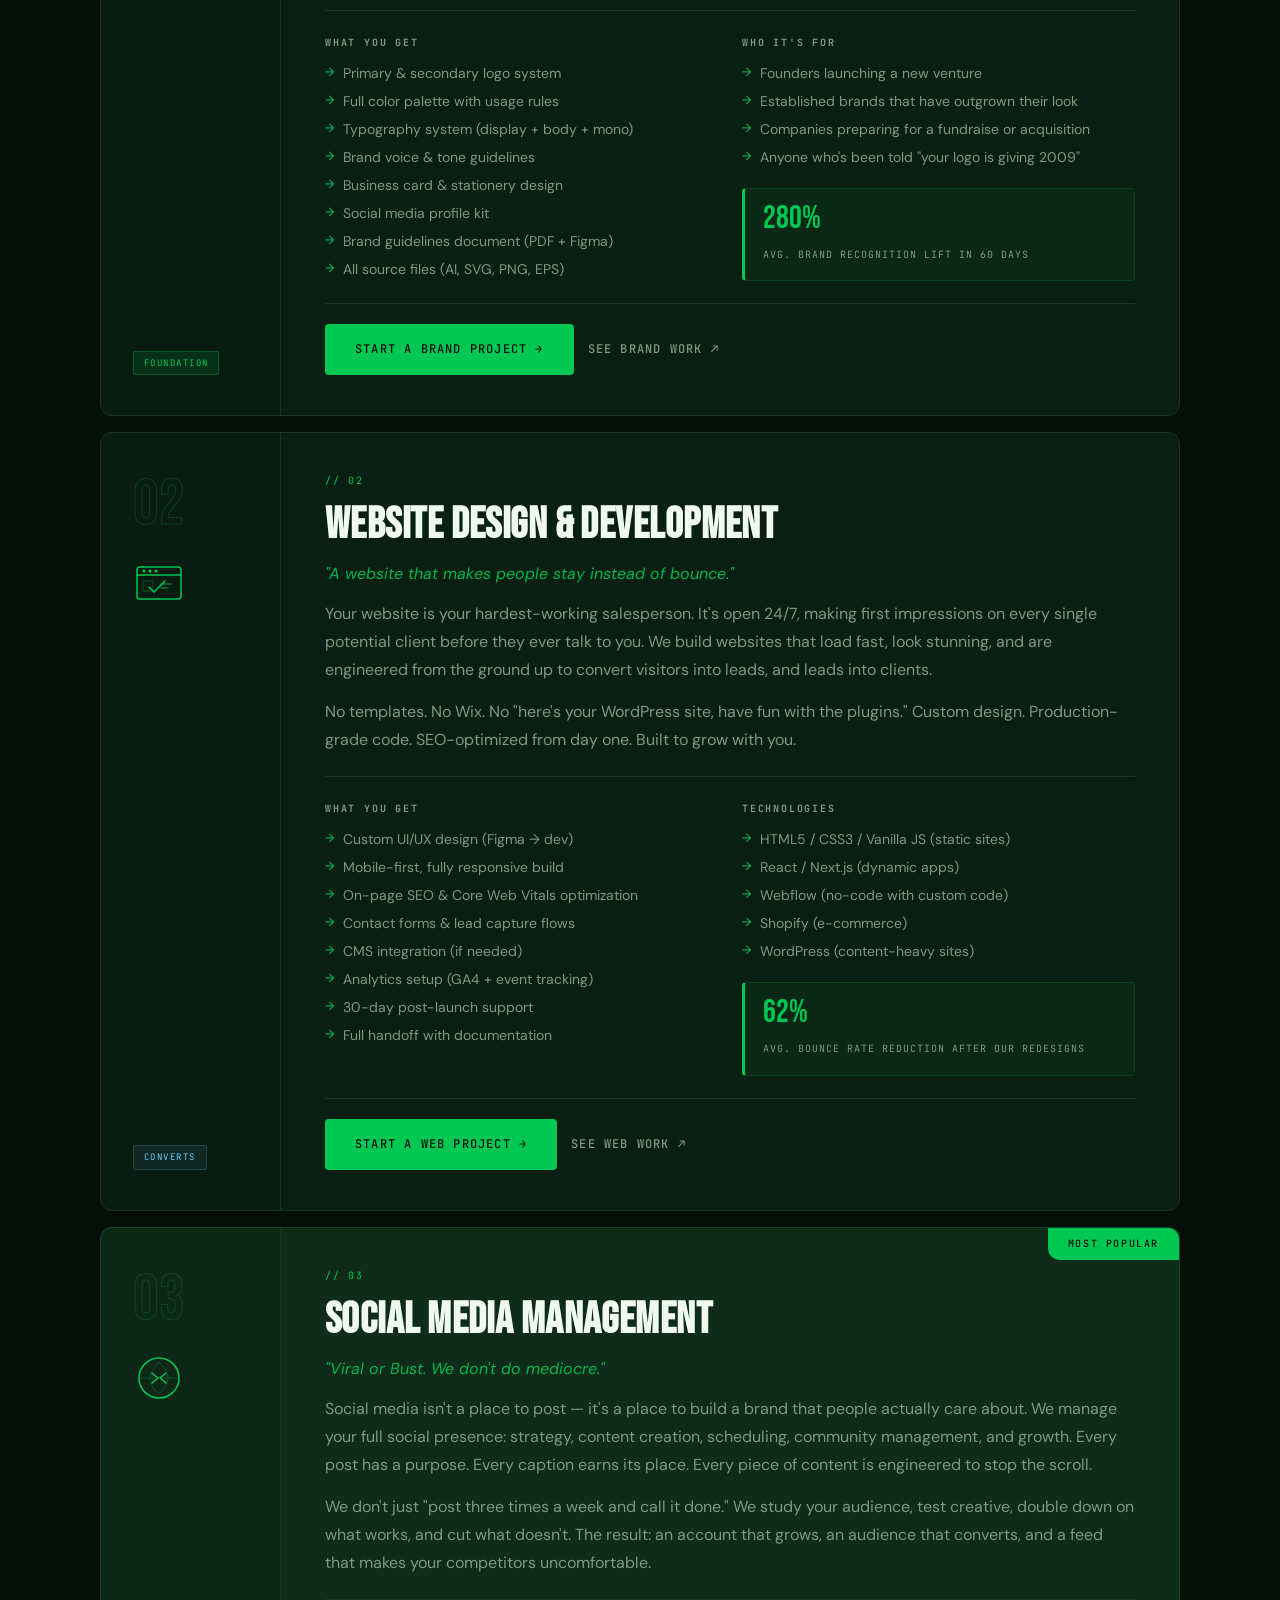
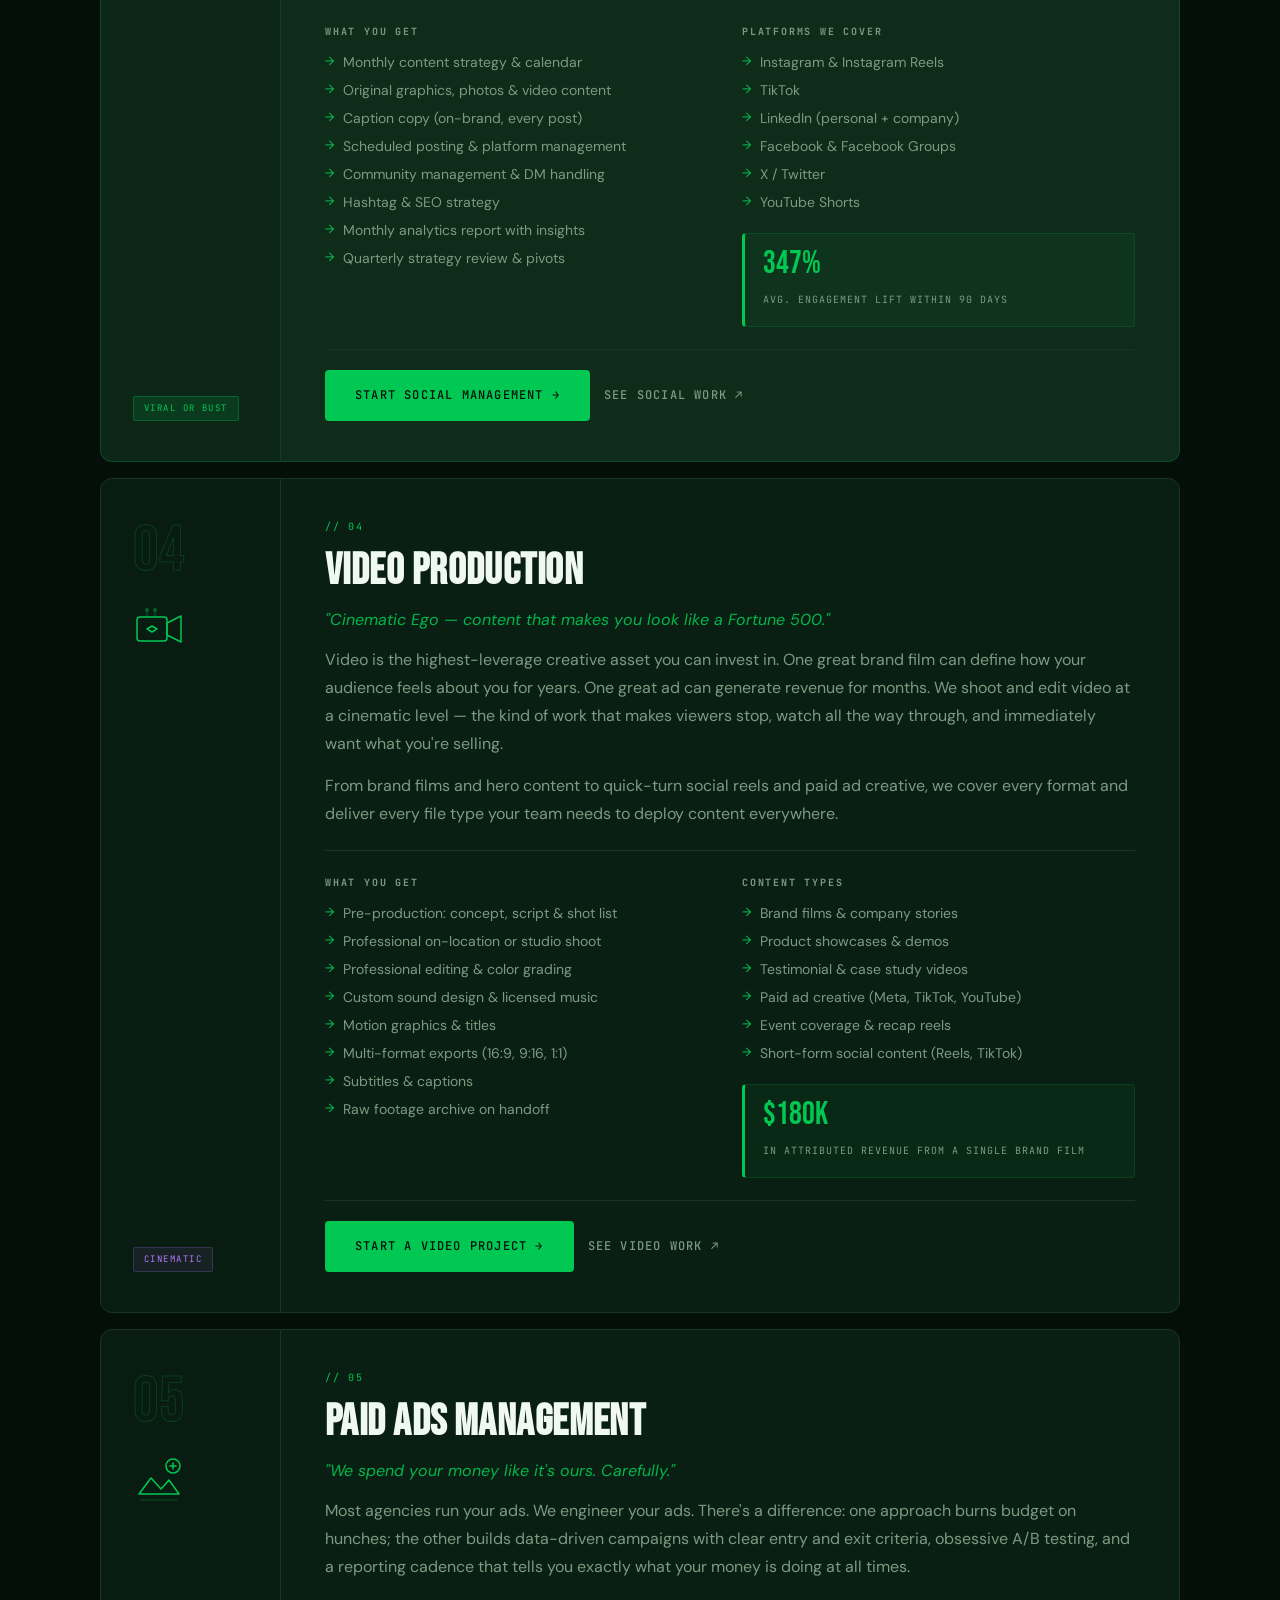
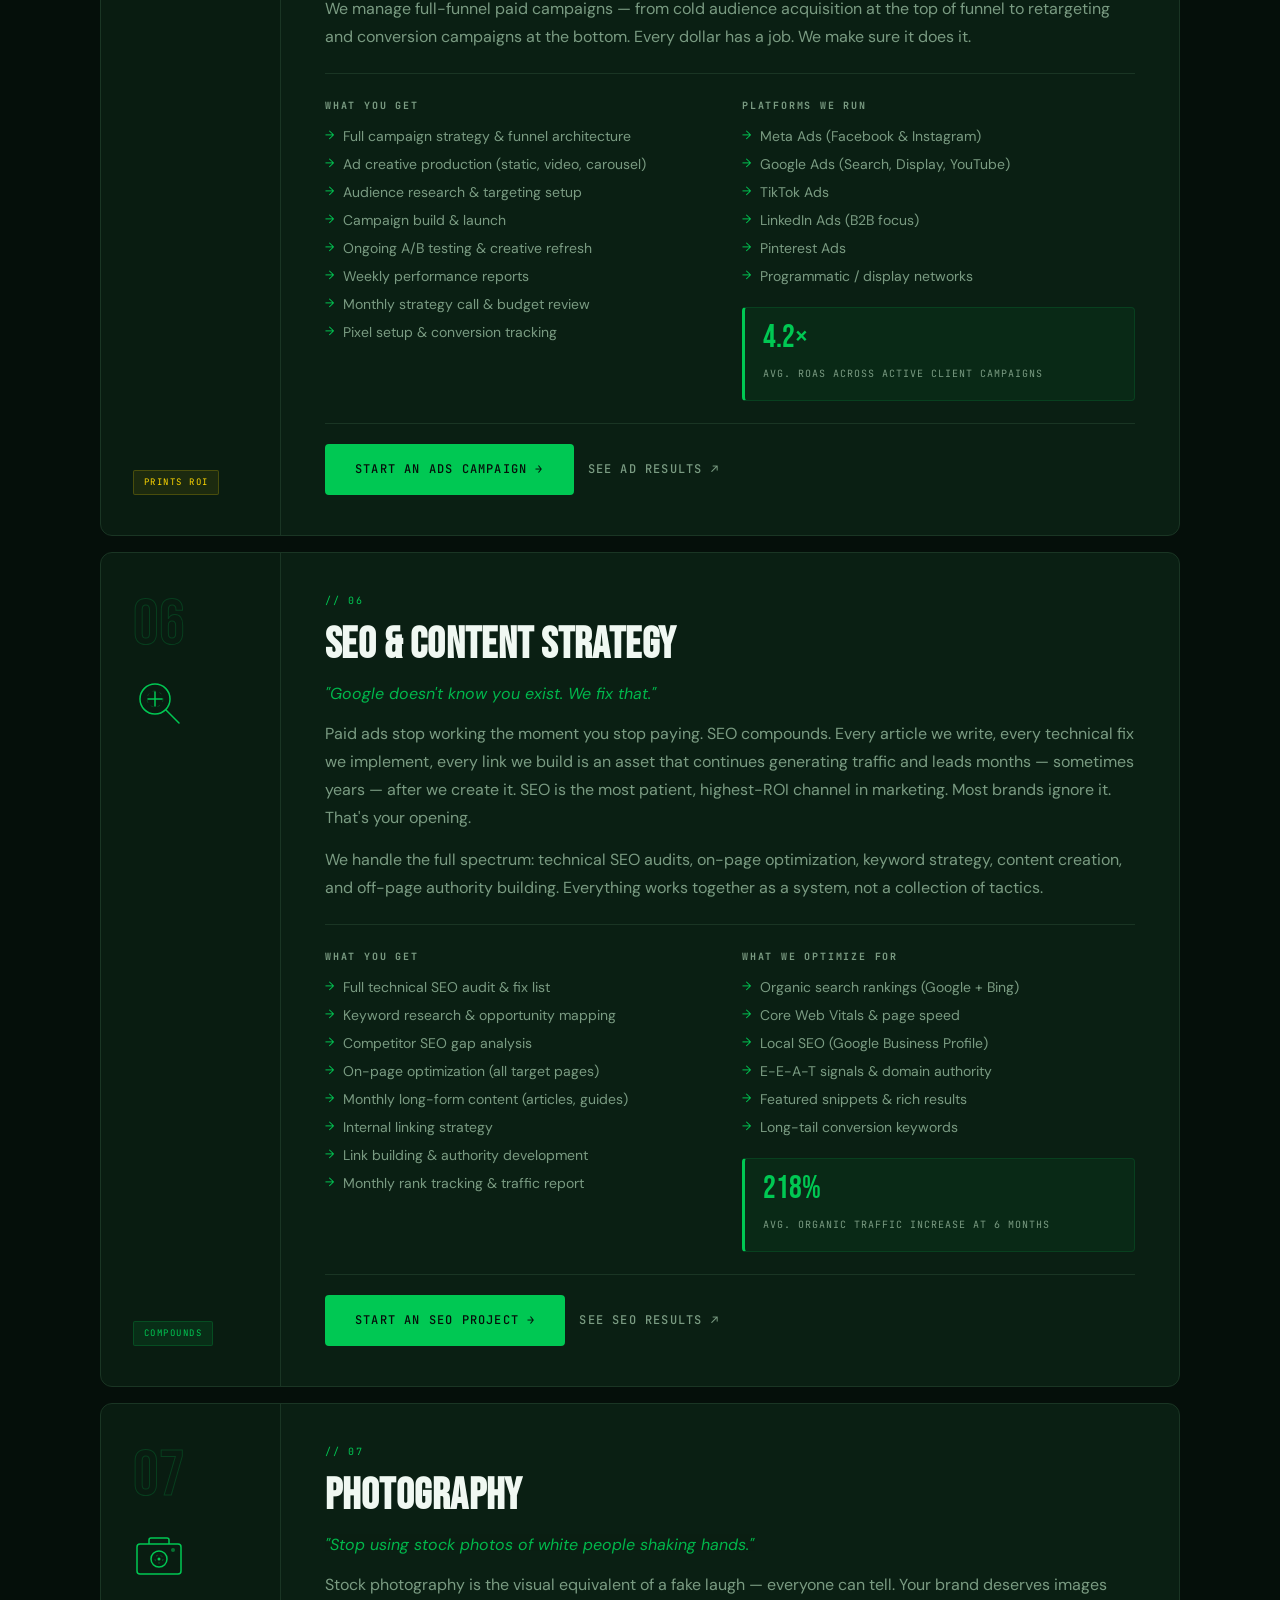
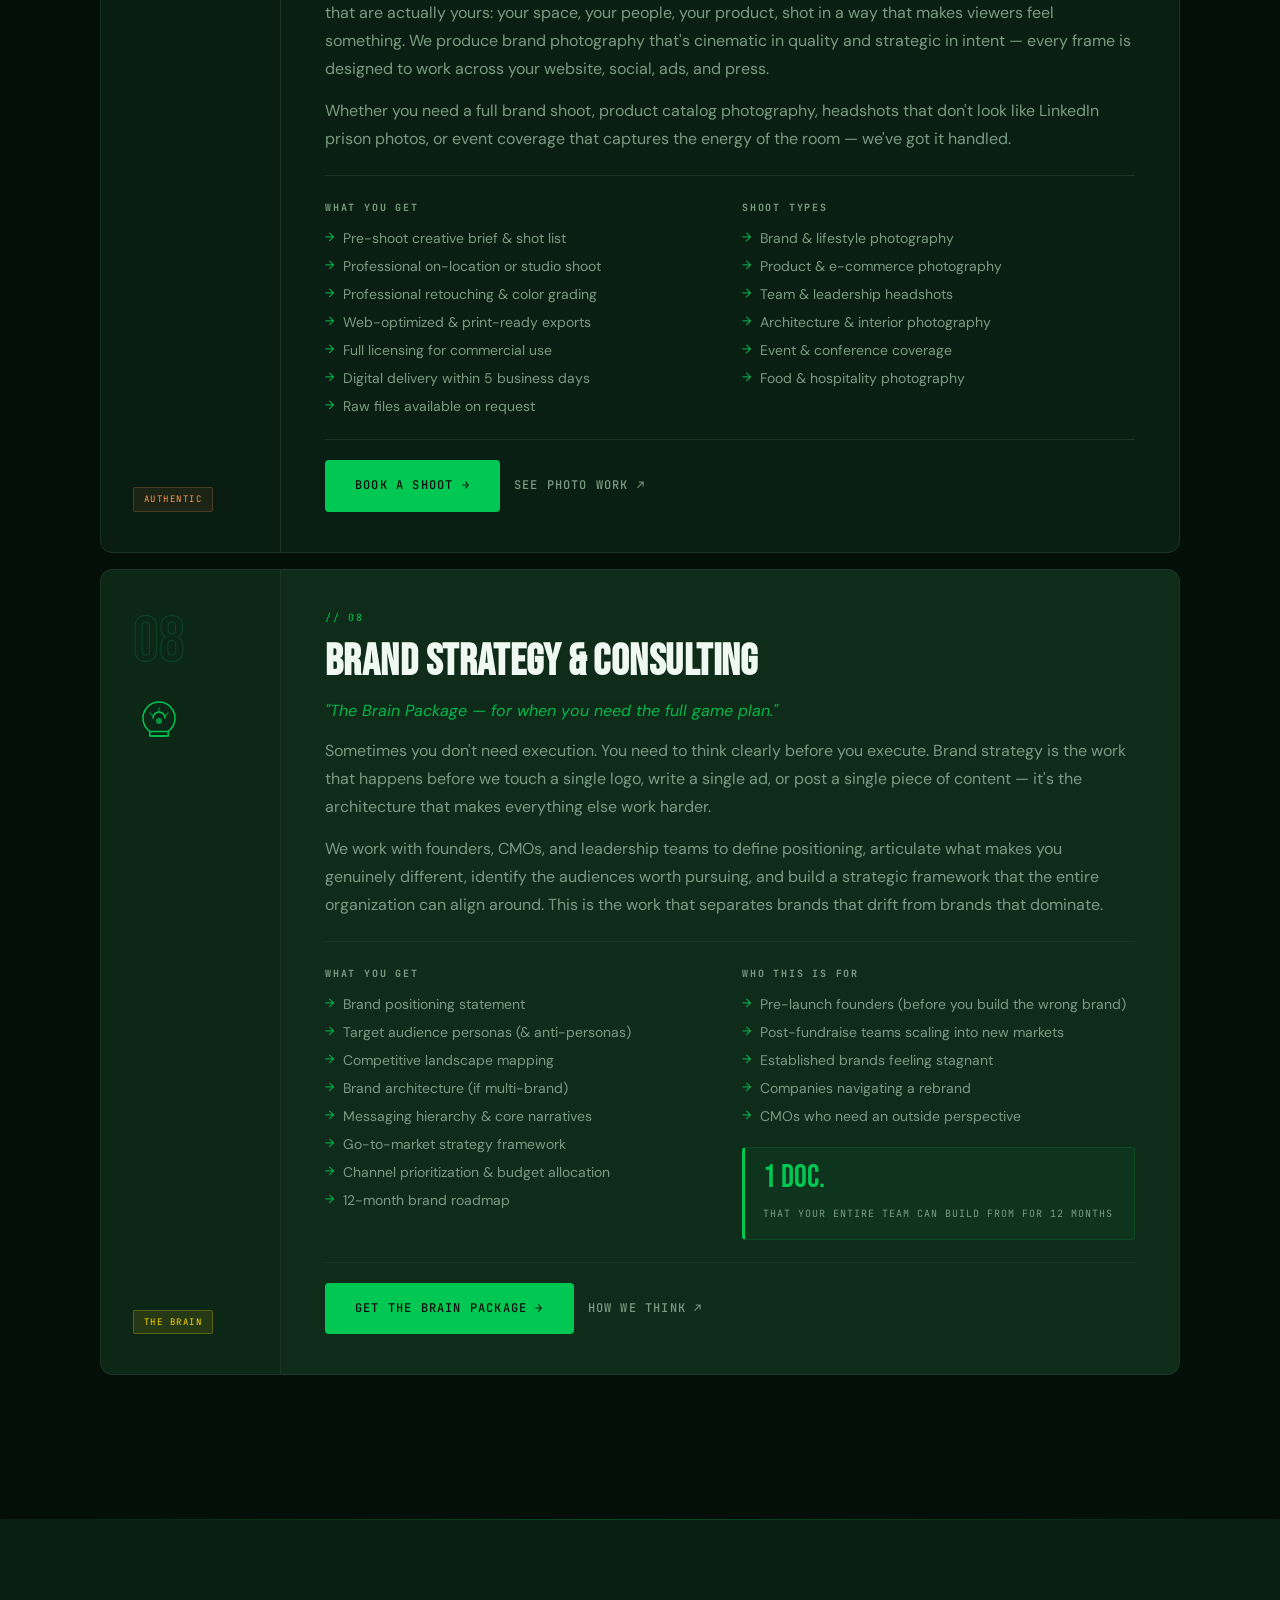
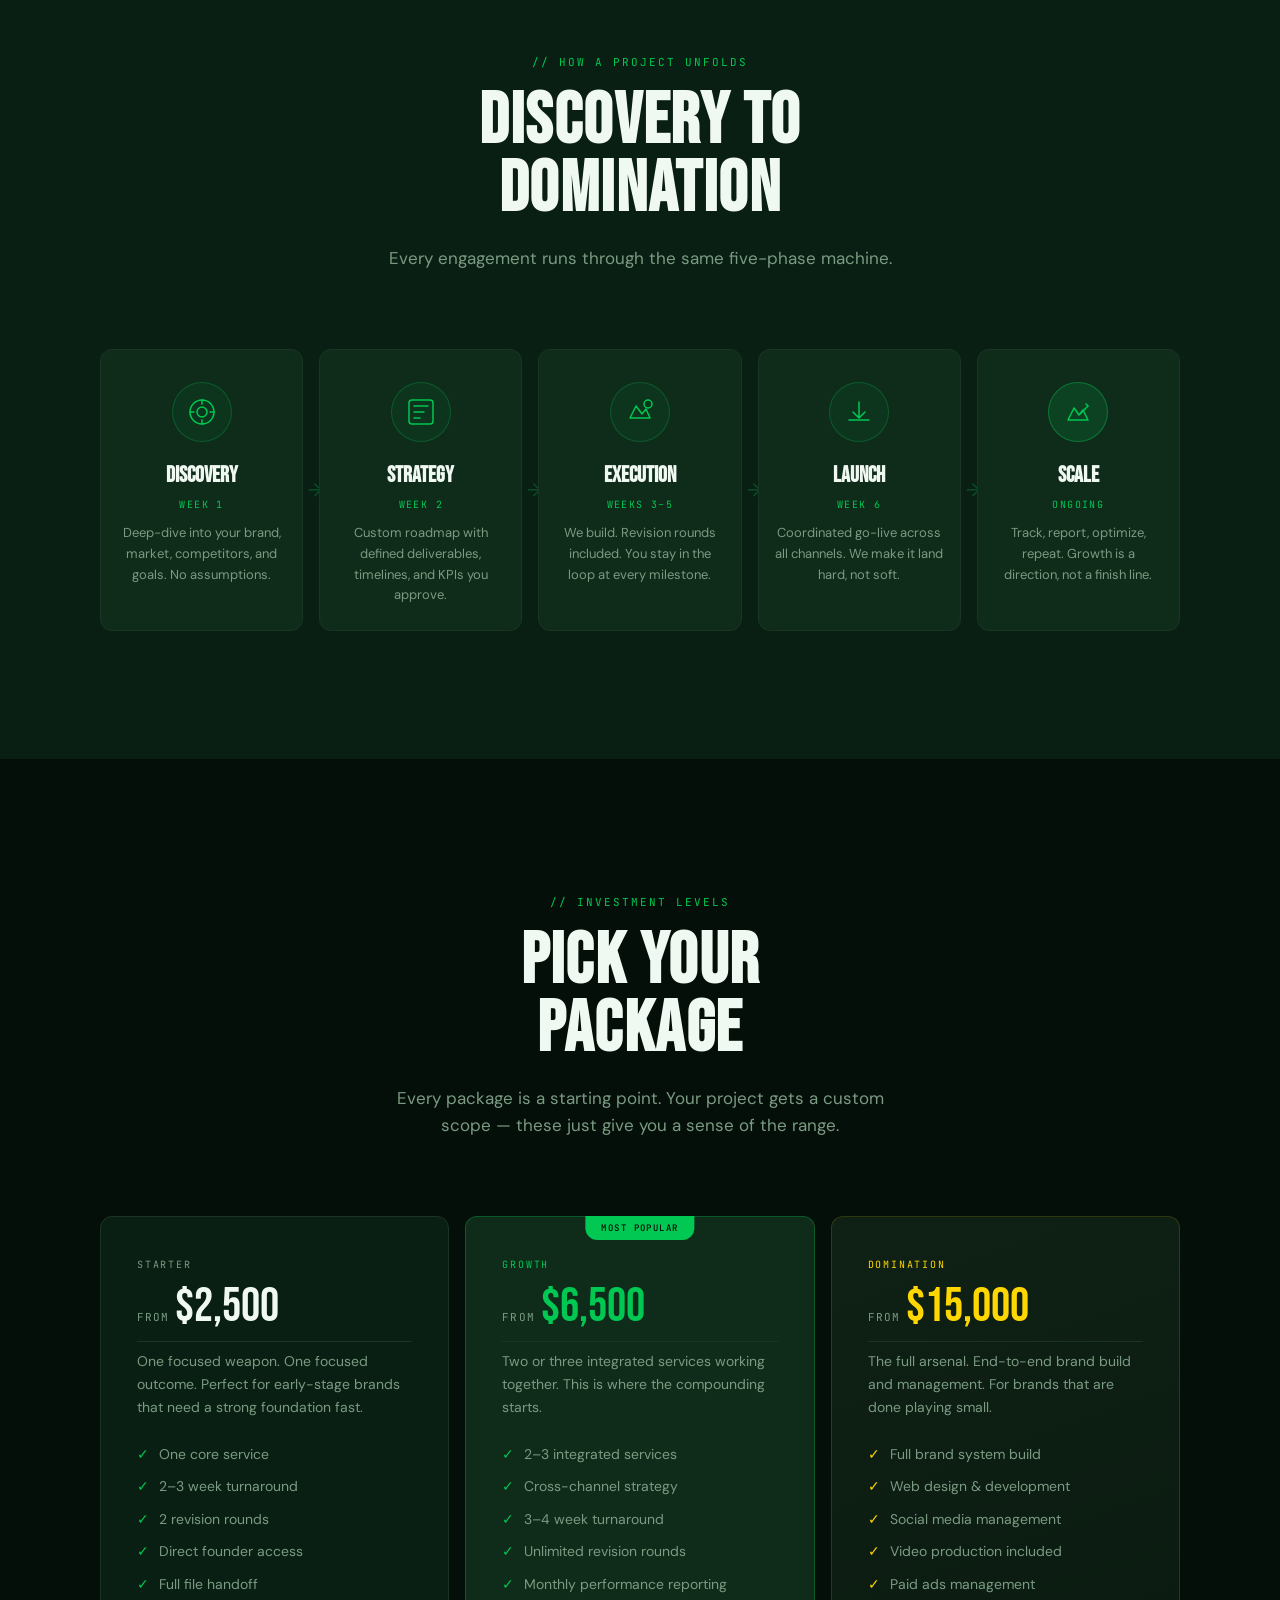
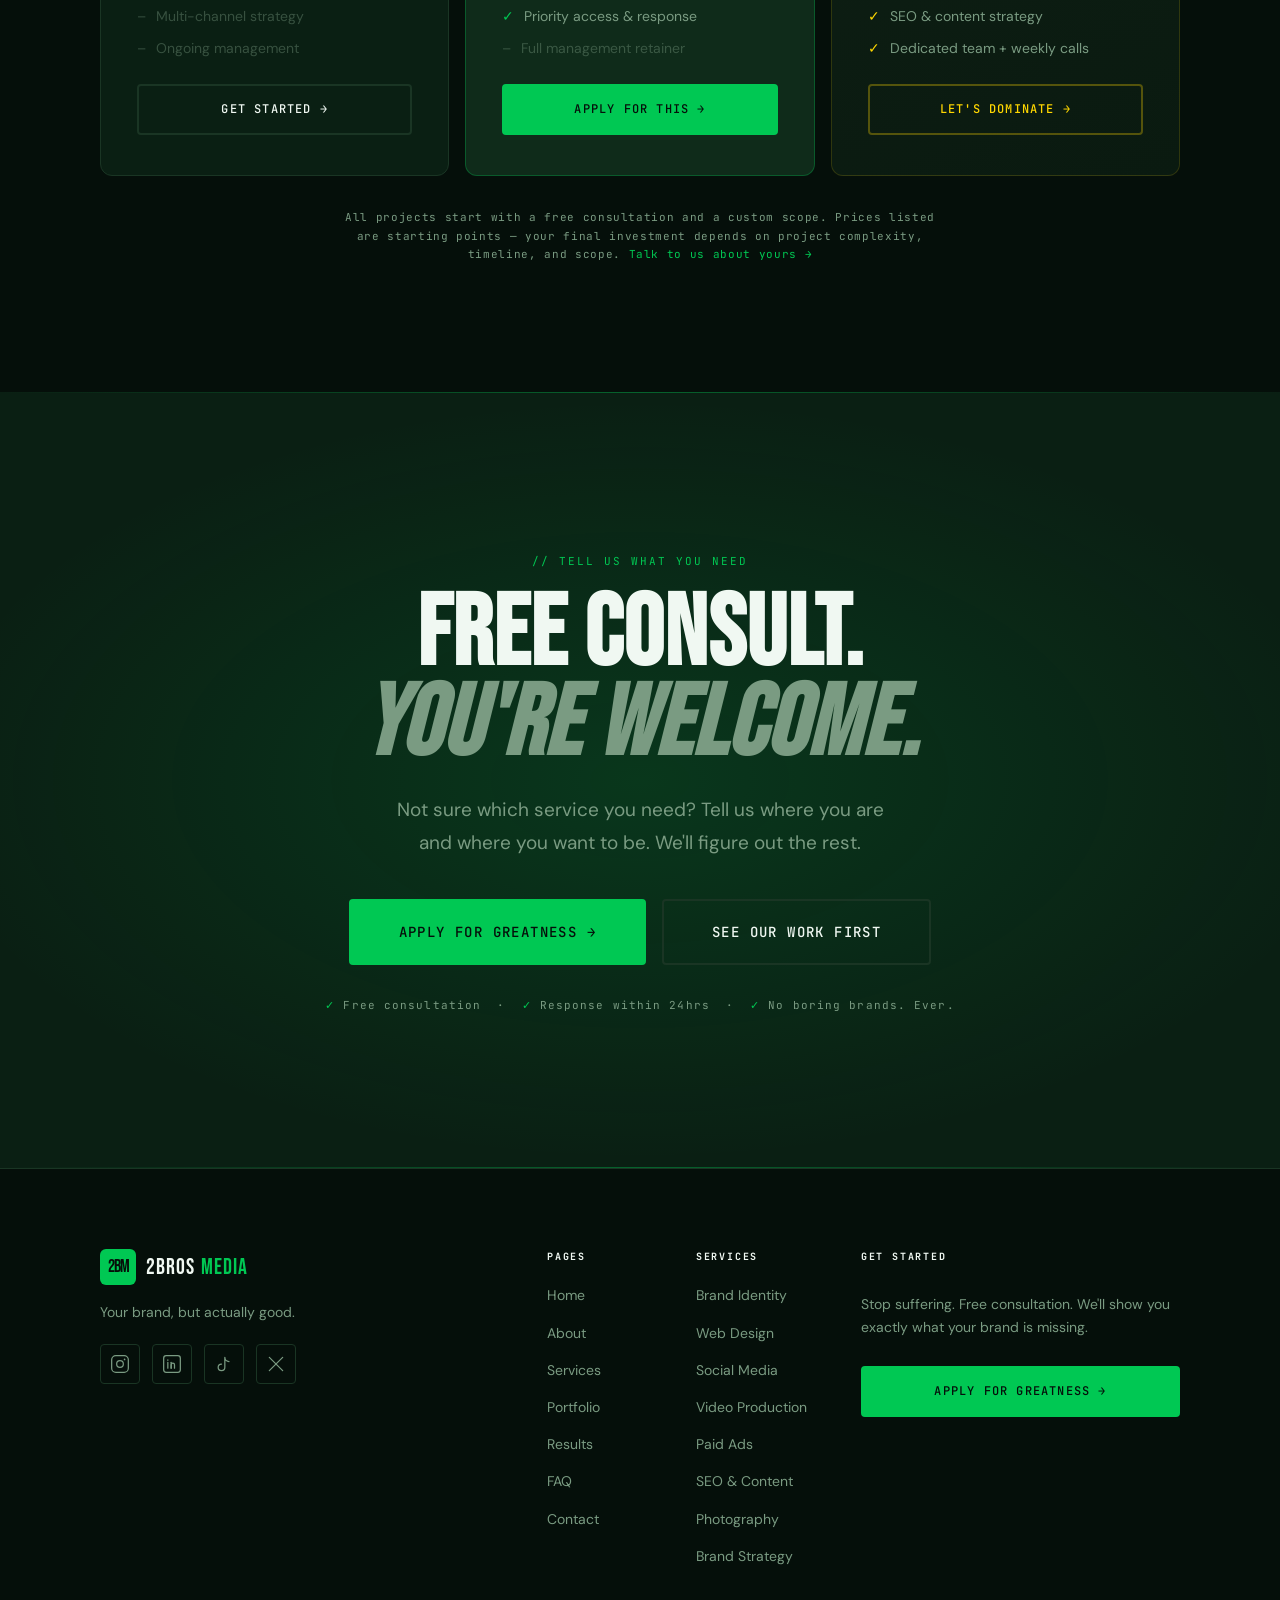
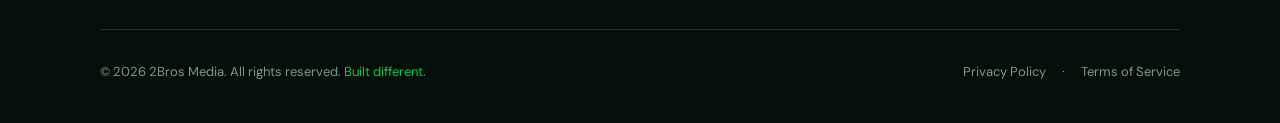
<file: services.html>
<!DOCTYPE html>
<html lang="en">
<head>
  <!-- ============================================================
       PRIMARY META TAGS
  ============================================================ -->
  <meta charset="UTF-8">
  <meta name="viewport" content="width=device-width, initial-scale=1.0">
  <title>Services | 2Bros Media — The Full Arsenal</title>
  <meta name="description" content="Branding, web design, social media management, video production, paid ads, SEO, photography, and brand strategy. 2Bros Media's full arsenal of creative services — built to make your brand impossible to ignore.">
  <meta name="keywords" content="creative agency services, brand identity, web design, social media management, video production, paid ads management, SEO content strategy, brand photography, brand strategy">
  <meta name="author" content="2Bros Media">
  <link rel="canonical" href="https://2bros.click/services.html">

  <!-- Open Graph -->
  <meta property="og:type" content="website">
  <meta property="og:url" content="https://2bros.click/services.html">
  <meta property="og:title" content="Services | 2Bros Media — The Full Arsenal">
  <meta property="og:description" content="Eight weapons. One goal: make you impossible to ignore. See the full 2Bros Media service lineup.">
  <meta property="og:image" content="https://2bros.click/assets/images/og-image.jpg">

  <!-- Twitter -->
  <meta name="twitter:card" content="summary_large_image">
  <meta name="twitter:site" content="@2brosmedia">
  <meta name="twitter:title" content="Services | 2Bros Media — The Full Arsenal">
  <meta name="twitter:description" content="Eight weapons. One goal: make you impossible to ignore. See the full 2Bros Media service lineup.">
  <meta name="twitter:image" content="https://2bros.click/assets/images/og-image.jpg">

  <!-- Favicons -->
  <link rel="icon" type="image/x-icon" href="/favicon.ico">
  <link rel="icon" type="image/png" sizes="32x32" href="/assets/images/favicon-32x32.png">
  <link rel="apple-touch-icon" href="/assets/images/apple-touch-icon.png">

  <!-- Structured Data -->
  <script type="application/ld+json">
  {
    "@context": "https://schema.org",
    "@type": "Service",
    "name": "2Bros Media — Creative Agency Services",
    "provider": {
      "@type": "Organization",
      "name": "2Bros Media",
      "url": "https://2bros.click"
    },
    "description": "Full-service creative agency offering brand identity, web design, social media management, video production, paid ads, SEO, photography, and brand strategy.",
    "url": "https://2bros.click/services.html",
    "hasOfferCatalog": {
      "@type": "OfferCatalog",
      "name": "2Bros Media Services",
      "itemListElement": [
        { "@type": "Offer", "itemOffered": { "@type": "Service", "name": "Brand Identity" } },
        { "@type": "Offer", "itemOffered": { "@type": "Service", "name": "Website Design & Development" } },
        { "@type": "Offer", "itemOffered": { "@type": "Service", "name": "Social Media Management" } },
        { "@type": "Offer", "itemOffered": { "@type": "Service", "name": "Video Production" } },
        { "@type": "Offer", "itemOffered": { "@type": "Service", "name": "Paid Ads Management" } },
        { "@type": "Offer", "itemOffered": { "@type": "Service", "name": "SEO & Content Strategy" } },
        { "@type": "Offer", "itemOffered": { "@type": "Service", "name": "Photography" } },
        { "@type": "Offer", "itemOffered": { "@type": "Service", "name": "Brand Strategy & Consulting" } }
      ]
    }
  }
  </script>

  <!-- Google Fonts -->
  <link rel="preconnect" href="https://fonts.googleapis.com">
  <link rel="preconnect" href="https://fonts.gstatic.com" crossorigin>
  <link href="https://fonts.googleapis.com/css2?family=Bebas+Neue&family=DM+Sans:ital,opsz,wght@0,9..40,300;0,9..40,400;0,9..40,500;0,9..40,600;1,9..40,400&family=JetBrains+Mono:wght@400;500&display=swap" rel="stylesheet">

  <!-- ============================================================
       CRITICAL ABOVE-THE-FOLD CSS
  ============================================================ -->
  <style>
    *, *::before, *::after { box-sizing: border-box; margin: 0; padding: 0; }
    html { scroll-behavior: smooth; }
    body {
      background: var(--color-bg);
      color: var(--color-white);
      font-family: var(--font-body);
      font-size: 17px;
      line-height: 1.6;
      overflow-x: hidden;
    }
    img { display: block; max-width: 100%; }
    a { color: inherit; text-decoration: none; }
    ul { list-style: none; }
    button { cursor: pointer; border: none; background: none; font: inherit; }

    :root {
      --color-bg:          #050f0a;
      --color-surface:     #0a1f13;
      --color-surface-2:   #0f2b1a;
      --color-emerald:     #00c853;
      --color-emerald-dim: #00a844;
      --color-gold:        #ffd700;
      --color-white:       #f0f8f2;
      --color-muted:       #7a9b82;
      --color-border:      #1a3524;
      --color-danger:      #ff3b30;
      --font-display: 'Bebas Neue', 'Impact', sans-serif;
      --font-body:    'DM Sans', 'Helvetica Neue', sans-serif;
      --font-mono:    'JetBrains Mono', monospace;
      --nav-h:        72px;
      --section-pad:  clamp(80px, 10vw, 140px);
      --container:    1200px;
      --gutter:       clamp(20px, 5vw, 60px);
      --radius:       4px;
      --radius-lg:    12px;
    }

    /* NAV — critical */
    .nav {
      position: fixed; top: 0; left: 0; right: 0;
      z-index: 1000; height: var(--nav-h);
      display: flex; align-items: center;
      padding: 0 var(--gutter);
      transition: background .3s ease, backdrop-filter .3s ease, border-bottom .3s ease;
    }
    .nav.scrolled {
      background: rgba(5,15,10,0.92);
      backdrop-filter: blur(12px);
      -webkit-backdrop-filter: blur(12px);
      border-bottom: 1px solid var(--color-border);
    }
    .nav-inner {
      width: 100%; max-width: var(--container);
      margin: 0 auto; display: flex;
      align-items: center; justify-content: space-between; gap: 24px;
    }
    .nav-logo { display: flex; align-items: center; gap: 10px; flex-shrink: 0; }
    .nav-logo-mark {
      width: 36px; height: 36px; background: var(--color-emerald);
      border-radius: 6px; display: flex; align-items: center; justify-content: center;
      font-family: var(--font-display); font-size: 18px;
      color: var(--color-bg); letter-spacing: -1px;
    }
    .nav-logo-text { font-family: var(--font-display); font-size: 22px; letter-spacing: .05em; color: var(--color-white); }
    .nav-logo-text span { color: var(--color-emerald); }
    .nav-links { display: flex; align-items: center; gap: 36px; }
    .nav-links a {
      font-family: var(--font-mono); font-size: 12px; letter-spacing: .12em;
      text-transform: uppercase; color: var(--color-muted); transition: color .2s;
    }
    .nav-links a:hover, .nav-links a.active { color: var(--color-white); }
    .nav-cta { display: flex; align-items: center; gap: 16px; }
  </style>

  <link rel="stylesheet" href="assets/css/main.css">
  <link rel="stylesheet" href="assets/css/services.css">
</head>

<body>

<!-- ============================================================
     NAVIGATION
============================================================ -->
<nav class="nav" id="main-nav" role="navigation" aria-label="Main navigation">
  <div class="nav-inner">
    <a href="index.html" class="nav-logo" aria-label="2Bros Media — Home">
      <div class="nav-logo-mark" aria-hidden="true">2BM</div>
      <span class="nav-logo-text">2BROS <span>MEDIA</span></span>
    </a>
    <ul class="nav-links" role="list">
      <li><a href="about.html">About</a></li>
      <li><a href="services.html" class="active" aria-current="page">Services</a></li>
      <li><a href="portfolio.html">Portfolio</a></li>
      <li><a href="results.html">Results</a></li>
      <li><a href="faq.html">FAQ</a></li>
    </ul>
    <div class="nav-cta">
      <a href="contact.html" class="btn btn-primary" id="nav-cta-desktop" style="display:none">Apply For Greatness →</a>
      <button class="hamburger" id="hamburger" aria-label="Open menu" aria-expanded="false" aria-controls="mobile-menu">
        <span class="hamburger-line"></span>
        <span class="hamburger-line"></span>
        <span class="hamburger-line"></span>
      </button>
    </div>
  </div>
</nav>

<!-- Mobile Menu -->
<div class="mobile-menu" id="mobile-menu" role="dialog" aria-modal="true" aria-label="Mobile navigation">
  <button class="mobile-menu-close" id="mobile-close" aria-label="Close menu">✕</button>
  <nav>
    <ul class="mobile-menu-links" role="list">
      <li><a href="index.html">Home</a></li>
      <li><a href="about.html">About</a></li>
      <li><a href="services.html" class="active">Services</a></li>
      <li><a href="portfolio.html">Portfolio</a></li>
      <li><a href="results.html">Results</a></li>
      <li><a href="faq.html">FAQ</a></li>
    </ul>
    <a href="contact.html" class="btn btn-primary mobile-menu-cta">Apply For Greatness →</a>
  </nav>
</div>


<!-- ============================================================
     HERO — THE ARSENAL
============================================================ -->
<section class="svc-hero" id="hero" aria-labelledby="svc-hero-headline">
  <div class="svc-hero-bg" aria-hidden="true"></div>
  <div class="svc-hero-grid" aria-hidden="true"></div>
  <div class="svc-hero-watermark" aria-hidden="true">ARSENAL</div>

  <div class="container svc-hero-inner">

    <div class="svc-hero-text">
      <span class="section-tag" data-animate="fadeUp">// THE FULL SERVICE LINEUP</span>
      <h1 class="svc-hero-headline" id="svc-hero-headline" data-animate="fadeUp" data-animate-delay="80">
        THE<br>
        <em class="svc-hero-em">WEAPONS</em>
      </h1>
      <p class="svc-hero-sub" data-animate="fadeUp" data-animate-delay="180">
        Eight disciplines. Every one battle-tested. All of them aimed at the same target: making your brand impossible to ignore.
      </p>
      <div class="svc-hero-actions" data-animate="fadeUp" data-animate-delay="260">
        <a href="contact.html" class="btn btn-primary btn-lg">Get a Free Consult →</a>
        <a href="#services-grid" class="btn btn-ghost btn-lg">See the Arsenal ↓</a>
      </div>
    </div>

    <!-- Service index — right side -->
    <nav class="svc-hero-index" aria-label="Jump to service" data-animate="fadeUp" data-animate-delay="200">
      <ul role="list">
        <li><a href="#brand-identity" class="svc-index-link"><span class="svc-index-num">01</span><span>Brand Identity</span><span class="svc-index-arrow">→</span></a></li>
        <li><a href="#web-design"      class="svc-index-link"><span class="svc-index-num">02</span><span>Website Design &amp; Dev</span><span class="svc-index-arrow">→</span></a></li>
        <li><a href="#social-media"    class="svc-index-link"><span class="svc-index-num">03</span><span>Social Media Management</span><span class="svc-index-arrow">→</span></a></li>
        <li><a href="#video"           class="svc-index-link"><span class="svc-index-num">04</span><span>Video Production</span><span class="svc-index-arrow">→</span></a></li>
        <li><a href="#paid-ads"        class="svc-index-link"><span class="svc-index-num">05</span><span>Paid Ads Management</span><span class="svc-index-arrow">→</span></a></li>
        <li><a href="#seo"             class="svc-index-link"><span class="svc-index-num">06</span><span>SEO &amp; Content Strategy</span><span class="svc-index-arrow">→</span></a></li>
        <li><a href="#photography"     class="svc-index-link"><span class="svc-index-num">07</span><span>Photography</span><span class="svc-index-arrow">→</span></a></li>
        <li><a href="#brand-strategy"  class="svc-index-link"><span class="svc-index-num">08</span><span>Brand Strategy &amp; Consulting</span><span class="svc-index-arrow">→</span></a></li>
      </ul>
    </nav>

  </div>
</section>


<!-- ============================================================
     SERVICES GRID — ALL 8 SERVICES
============================================================ -->
<section class="svc-grid-section section-pad" id="services-grid" aria-labelledby="svc-grid-headline">
  <div class="container">

    <div class="section-header" data-animate="fadeUp">
      <span class="section-tag">// WHAT WE DELIVER</span>
      <h2 class="section-headline" id="svc-grid-headline">THE ARSENAL</h2>
      <p class="section-sub">Pick one weapon. Deploy them all. Either way, your brand doesn't lose.</p>
    </div>

    <!-- ─── SERVICE 01 — BRAND IDENTITY ─── -->
    <article class="svc-card" id="brand-identity" aria-labelledby="svc-brand-title">
      <div class="svc-card-inner">

        <div class="svc-card-left">
          <div class="svc-card-num" aria-hidden="true">01</div>
          <div class="svc-card-icon" aria-hidden="true">
            <svg width="52" height="52" viewBox="0 0 52 52" fill="none">
              <path d="M26 6L46 17V35L26 46L6 35V17L26 6Z" stroke="currentColor" stroke-width="1.5" fill="none"/>
              <path d="M26 6V46M6 17L46 35M46 17L6 35" stroke="currentColor" stroke-width="0.8" opacity="0.2"/>
              <circle cx="26" cy="26" r="7" fill="currentColor" opacity="0.9"/>
              <circle cx="26" cy="26" r="12" stroke="currentColor" stroke-width="1" stroke-dasharray="3 4" opacity="0.3"/>
            </svg>
          </div>
          <div class="svc-card-badge-wrap">
            <span class="svc-card-badge svc-card-badge--foundation">FOUNDATION</span>
          </div>
        </div>

        <div class="svc-card-body">
          <span class="svc-card-tag-label">// 01</span>
          <h3 class="svc-card-title" id="svc-brand-title">Brand Identity</h3>
          <p class="svc-card-tagline">"Stop looking like a Canva template."</p>
          <p class="svc-card-desc">
            Your brand is the first thing people judge — and they judge it in less than a second. We build the complete visual and verbal identity that makes your brand unmistakable: the logo system that scales from a favicon to a billboard, the color palette that owns a corner of your audience's mind, the typography that speaks before you say a word.
          </p>
          <p class="svc-card-desc">
            This isn't decoration. It's infrastructure. Every other piece of marketing you ever run — ads, social, video, web — gets better when the brand underneath it is bulletproof.
          </p>

          <div class="svc-card-cols">
            <div>
              <h4 class="svc-card-col-heading">What You Get</h4>
              <ul class="svc-card-list" aria-label="Brand Identity deliverables">
                <li>Primary &amp; secondary logo system</li>
                <li>Full color palette with usage rules</li>
                <li>Typography system (display + body + mono)</li>
                <li>Brand voice &amp; tone guidelines</li>
                <li>Business card &amp; stationery design</li>
                <li>Social media profile kit</li>
                <li>Brand guidelines document (PDF + Figma)</li>
                <li>All source files (AI, SVG, PNG, EPS)</li>
              </ul>
            </div>
            <div>
              <h4 class="svc-card-col-heading">Who It's For</h4>
              <ul class="svc-card-list" aria-label="Who Brand Identity is for">
                <li>Founders launching a new venture</li>
                <li>Established brands that have outgrown their look</li>
                <li>Companies preparing for a fundraise or acquisition</li>
                <li>Anyone who's been told "your logo is giving 2009"</li>
              </ul>
              <div class="svc-card-result-block" style="margin-top: 20px;">
                <span class="svc-result-num">280%</span>
                <span class="svc-result-label">avg. brand recognition lift in 60 days</span>
              </div>
            </div>
          </div>

          <div class="svc-card-footer">
            <a href="contact.html" class="btn btn-primary">Start a Brand Project →</a>
            <a href="portfolio.html" class="btn btn-ghost">See Brand Work ↗</a>
          </div>
        </div>

      </div>
    </article>

    <!-- ─── SERVICE 02 — WEB DESIGN ─── -->
    <article class="svc-card" id="web-design" aria-labelledby="svc-web-title">
      <div class="svc-card-inner svc-card-inner--alt">

        <div class="svc-card-left">
          <div class="svc-card-num" aria-hidden="true">02</div>
          <div class="svc-card-icon" aria-hidden="true">
            <svg width="52" height="52" viewBox="0 0 52 52" fill="none">
              <rect x="4" y="10" width="44" height="32" rx="3" stroke="currentColor" stroke-width="1.5" fill="none"/>
              <path d="M4 18H48" stroke="currentColor" stroke-width="1.5"/>
              <circle cx="11" cy="14" r="1.5" fill="currentColor"/>
              <circle cx="17" cy="14" r="1.5" fill="currentColor"/>
              <circle cx="23" cy="14" r="1.5" fill="currentColor"/>
              <path d="M16 30l5 5 11-11" stroke="currentColor" stroke-width="1.5" stroke-linecap="round" stroke-linejoin="round"/>
              <rect x="10" y="24" width="10" height="10" rx="1" stroke="currentColor" stroke-width="1" opacity="0.3"/>
              <path d="M28 27h10M28 31h7" stroke="currentColor" stroke-width="1.5" stroke-linecap="round" opacity="0.5"/>
            </svg>
          </div>
          <div class="svc-card-badge-wrap">
            <span class="svc-card-badge svc-card-badge--conversion">CONVERTS</span>
          </div>
        </div>

        <div class="svc-card-body">
          <span class="svc-card-tag-label">// 02</span>
          <h3 class="svc-card-title" id="svc-web-title">Website Design &amp; Development</h3>
          <p class="svc-card-tagline">"A website that makes people stay instead of bounce."</p>
          <p class="svc-card-desc">
            Your website is your hardest-working salesperson. It's open 24/7, making first impressions on every single potential client before they ever talk to you. We build websites that load fast, look stunning, and are engineered from the ground up to convert visitors into leads, and leads into clients.
          </p>
          <p class="svc-card-desc">
            No templates. No Wix. No "here's your WordPress site, have fun with the plugins." Custom design. Production-grade code. SEO-optimized from day one. Built to grow with you.
          </p>

          <div class="svc-card-cols">
            <div>
              <h4 class="svc-card-col-heading">What You Get</h4>
              <ul class="svc-card-list" aria-label="Web Design deliverables">
                <li>Custom UI/UX design (Figma → dev)</li>
                <li>Mobile-first, fully responsive build</li>
                <li>On-page SEO &amp; Core Web Vitals optimization</li>
                <li>Contact forms &amp; lead capture flows</li>
                <li>CMS integration (if needed)</li>
                <li>Analytics setup (GA4 + event tracking)</li>
                <li>30-day post-launch support</li>
                <li>Full handoff with documentation</li>
              </ul>
            </div>
            <div>
              <h4 class="svc-card-col-heading">Technologies</h4>
              <ul class="svc-card-list" aria-label="Web technologies used">
                <li>HTML5 / CSS3 / Vanilla JS (static sites)</li>
                <li>React / Next.js (dynamic apps)</li>
                <li>Webflow (no-code with custom code)</li>
                <li>Shopify (e-commerce)</li>
                <li>WordPress (content-heavy sites)</li>
              </ul>
              <div class="svc-card-result-block" style="margin-top: 20px;">
                <span class="svc-result-num">62%</span>
                <span class="svc-result-label">avg. bounce rate reduction after our redesigns</span>
              </div>
            </div>
          </div>

          <div class="svc-card-footer">
            <a href="contact.html" class="btn btn-primary">Start a Web Project →</a>
            <a href="portfolio.html" class="btn btn-ghost">See Web Work ↗</a>
          </div>
        </div>

      </div>
    </article>

    <!-- ─── SERVICE 03 — SOCIAL MEDIA ─── -->
    <article class="svc-card svc-card--featured" id="social-media" aria-labelledby="svc-social-title">
      <div class="svc-card-featured-ribbon" aria-label="Most popular service">MOST POPULAR</div>
      <div class="svc-card-inner">

        <div class="svc-card-left">
          <div class="svc-card-num" aria-hidden="true">03</div>
          <div class="svc-card-icon" aria-hidden="true">
            <svg width="52" height="52" viewBox="0 0 52 52" fill="none">
              <circle cx="26" cy="26" r="20" stroke="currentColor" stroke-width="1.5" fill="none"/>
              <path d="M26 10C20 17 17 21 17 26s3 11 9 16M26 10c6 7 9 11 9 16s-3 11-9 16" stroke="currentColor" stroke-width="1" opacity="0.25"/>
              <path d="M6 26h40" stroke="currentColor" stroke-width="1" opacity="0.25"/>
              <path d="M19 21l6 5-6 5M33 21l-6 5 6 5" stroke="currentColor" stroke-width="1.5" stroke-linecap="round" stroke-linejoin="round"/>
            </svg>
          </div>
          <div class="svc-card-badge-wrap">
            <span class="svc-card-badge svc-card-badge--viral">VIRAL OR BUST</span>
          </div>
        </div>

        <div class="svc-card-body">
          <span class="svc-card-tag-label">// 03</span>
          <h3 class="svc-card-title" id="svc-social-title">Social Media Management</h3>
          <p class="svc-card-tagline">"Viral or Bust. We don't do mediocre."</p>
          <p class="svc-card-desc">
            Social media isn't a place to post — it's a place to build a brand that people actually care about. We manage your full social presence: strategy, content creation, scheduling, community management, and growth. Every post has a purpose. Every caption earns its place. Every piece of content is engineered to stop the scroll.
          </p>
          <p class="svc-card-desc">
            We don't just "post three times a week and call it done." We study your audience, test creative, double down on what works, and cut what doesn't. The result: an account that grows, an audience that converts, and a feed that makes your competitors uncomfortable.
          </p>

          <div class="svc-card-cols">
            <div>
              <h4 class="svc-card-col-heading">What You Get</h4>
              <ul class="svc-card-list" aria-label="Social Media Management deliverables">
                <li>Monthly content strategy &amp; calendar</li>
                <li>Original graphics, photos &amp; video content</li>
                <li>Caption copy (on-brand, every post)</li>
                <li>Scheduled posting &amp; platform management</li>
                <li>Community management &amp; DM handling</li>
                <li>Hashtag &amp; SEO strategy</li>
                <li>Monthly analytics report with insights</li>
                <li>Quarterly strategy review &amp; pivots</li>
              </ul>
            </div>
            <div>
              <h4 class="svc-card-col-heading">Platforms We Cover</h4>
              <ul class="svc-card-list" aria-label="Social media platforms">
                <li>Instagram &amp; Instagram Reels</li>
                <li>TikTok</li>
                <li>LinkedIn (personal + company)</li>
                <li>Facebook &amp; Facebook Groups</li>
                <li>X / Twitter</li>
                <li>YouTube Shorts</li>
              </ul>
              <div class="svc-card-result-block" style="margin-top: 20px;">
                <span class="svc-result-num">347%</span>
                <span class="svc-result-label">avg. engagement lift within 90 days</span>
              </div>
            </div>
          </div>

          <div class="svc-card-footer">
            <a href="contact.html" class="btn btn-primary">Start Social Management →</a>
            <a href="portfolio.html" class="btn btn-ghost">See Social Work ↗</a>
          </div>
        </div>

      </div>
    </article>

    <!-- ─── SERVICE 04 — VIDEO PRODUCTION ─── -->
    <article class="svc-card" id="video" aria-labelledby="svc-video-title">
      <div class="svc-card-inner svc-card-inner--alt">

        <div class="svc-card-left">
          <div class="svc-card-num" aria-hidden="true">04</div>
          <div class="svc-card-icon" aria-hidden="true">
            <svg width="52" height="52" viewBox="0 0 52 52" fill="none">
              <rect x="4" y="14" width="30" height="24" rx="3" stroke="currentColor" stroke-width="1.5" fill="none"/>
              <path d="M34 20l14-7v26l-14-7V20z" stroke="currentColor" stroke-width="1.5" stroke-linejoin="round" fill="none"/>
              <circle cx="14" cy="7" r="2" fill="currentColor" opacity="0.4"/>
              <circle cx="22" cy="7" r="2" fill="currentColor" opacity="0.4"/>
              <path d="M14 9v5M22 9v5" stroke="currentColor" stroke-width="1" opacity="0.4"/>
              <path d="M14 26l5-3 5 3-5 3-5-3z" stroke="currentColor" stroke-width="1.5" stroke-linejoin="round" fill="none"/>
            </svg>
          </div>
          <div class="svc-card-badge-wrap">
            <span class="svc-card-badge svc-card-badge--cinematic">CINEMATIC</span>
          </div>
        </div>

        <div class="svc-card-body">
          <span class="svc-card-tag-label">// 04</span>
          <h3 class="svc-card-title" id="svc-video-title">Video Production</h3>
          <p class="svc-card-tagline">"Cinematic Ego — content that makes you look like a Fortune 500."</p>
          <p class="svc-card-desc">
            Video is the highest-leverage creative asset you can invest in. One great brand film can define how your audience feels about you for years. One great ad can generate revenue for months. We shoot and edit video at a cinematic level — the kind of work that makes viewers stop, watch all the way through, and immediately want what you're selling.
          </p>
          <p class="svc-card-desc">
            From brand films and hero content to quick-turn social reels and paid ad creative, we cover every format and deliver every file type your team needs to deploy content everywhere.
          </p>

          <div class="svc-card-cols">
            <div>
              <h4 class="svc-card-col-heading">What You Get</h4>
              <ul class="svc-card-list" aria-label="Video Production deliverables">
                <li>Pre-production: concept, script &amp; shot list</li>
                <li>Professional on-location or studio shoot</li>
                <li>Professional editing &amp; color grading</li>
                <li>Custom sound design &amp; licensed music</li>
                <li>Motion graphics &amp; titles</li>
                <li>Multi-format exports (16:9, 9:16, 1:1)</li>
                <li>Subtitles &amp; captions</li>
                <li>Raw footage archive on handoff</li>
              </ul>
            </div>
            <div>
              <h4 class="svc-card-col-heading">Content Types</h4>
              <ul class="svc-card-list" aria-label="Video content types">
                <li>Brand films &amp; company stories</li>
                <li>Product showcases &amp; demos</li>
                <li>Testimonial &amp; case study videos</li>
                <li>Paid ad creative (Meta, TikTok, YouTube)</li>
                <li>Event coverage &amp; recap reels</li>
                <li>Short-form social content (Reels, TikTok)</li>
              </ul>
              <div class="svc-card-result-block" style="margin-top: 20px;">
                <span class="svc-result-num">$180K</span>
                <span class="svc-result-label">in attributed revenue from a single brand film</span>
              </div>
            </div>
          </div>

          <div class="svc-card-footer">
            <a href="contact.html" class="btn btn-primary">Start a Video Project →</a>
            <a href="portfolio.html" class="btn btn-ghost">See Video Work ↗</a>
          </div>
        </div>

      </div>
    </article>

    <!-- ─── SERVICE 05 — PAID ADS ─── -->
    <article class="svc-card" id="paid-ads" aria-labelledby="svc-ads-title">
      <div class="svc-card-inner">

        <div class="svc-card-left">
          <div class="svc-card-num" aria-hidden="true">05</div>
          <div class="svc-card-icon" aria-hidden="true">
            <svg width="52" height="52" viewBox="0 0 52 52" fill="none">
              <path d="M6 40L18 24l10 11 8-9 10 14H6z" stroke="currentColor" stroke-width="1.5" stroke-linejoin="round" fill="none"/>
              <path d="M6 40L18 24l10 11 8-9 10 14" stroke="currentColor" stroke-width="1" opacity="0.15" stroke-linejoin="round"/>
              <circle cx="40" cy="12" r="7" stroke="currentColor" stroke-width="1.5" fill="none"/>
              <path d="M37 12h6M40 9v6" stroke="currentColor" stroke-width="1.5" stroke-linecap="round"/>
              <path d="M8 46h36" stroke="currentColor" stroke-width="1" opacity="0.3" stroke-linecap="round"/>
            </svg>
          </div>
          <div class="svc-card-badge-wrap">
            <span class="svc-card-badge svc-card-badge--roi">PRINTS ROI</span>
          </div>
        </div>

        <div class="svc-card-body">
          <span class="svc-card-tag-label">// 05</span>
          <h3 class="svc-card-title" id="svc-ads-title">Paid Ads Management</h3>
          <p class="svc-card-tagline">"We spend your money like it's ours. Carefully."</p>
          <p class="svc-card-desc">
            Most agencies run your ads. We engineer your ads. There's a difference: one approach burns budget on hunches; the other builds data-driven campaigns with clear entry and exit criteria, obsessive A/B testing, and a reporting cadence that tells you exactly what your money is doing at all times.
          </p>
          <p class="svc-card-desc">
            We manage full-funnel paid campaigns — from cold audience acquisition at the top of funnel to retargeting and conversion campaigns at the bottom. Every dollar has a job. We make sure it does it.
          </p>

          <div class="svc-card-cols">
            <div>
              <h4 class="svc-card-col-heading">What You Get</h4>
              <ul class="svc-card-list" aria-label="Paid Ads Management deliverables">
                <li>Full campaign strategy &amp; funnel architecture</li>
                <li>Ad creative production (static, video, carousel)</li>
                <li>Audience research &amp; targeting setup</li>
                <li>Campaign build &amp; launch</li>
                <li>Ongoing A/B testing &amp; creative refresh</li>
                <li>Weekly performance reports</li>
                <li>Monthly strategy call &amp; budget review</li>
                <li>Pixel setup &amp; conversion tracking</li>
              </ul>
            </div>
            <div>
              <h4 class="svc-card-col-heading">Platforms We Run</h4>
              <ul class="svc-card-list" aria-label="Ad platforms">
                <li>Meta Ads (Facebook &amp; Instagram)</li>
                <li>Google Ads (Search, Display, YouTube)</li>
                <li>TikTok Ads</li>
                <li>LinkedIn Ads (B2B focus)</li>
                <li>Pinterest Ads</li>
                <li>Programmatic / display networks</li>
              </ul>
              <div class="svc-card-result-block" style="margin-top: 20px;">
                <span class="svc-result-num">4.2×</span>
                <span class="svc-result-label">avg. ROAS across active client campaigns</span>
              </div>
            </div>
          </div>

          <div class="svc-card-footer">
            <a href="contact.html" class="btn btn-primary">Start an Ads Campaign →</a>
            <a href="results.html" class="btn btn-ghost">See Ad Results ↗</a>
          </div>
        </div>

      </div>
    </article>

    <!-- ─── SERVICE 06 — SEO ─── -->
    <article class="svc-card" id="seo" aria-labelledby="svc-seo-title">
      <div class="svc-card-inner svc-card-inner--alt">

        <div class="svc-card-left">
          <div class="svc-card-num" aria-hidden="true">06</div>
          <div class="svc-card-icon" aria-hidden="true">
            <svg width="52" height="52" viewBox="0 0 52 52" fill="none">
              <circle cx="22" cy="22" r="15" stroke="currentColor" stroke-width="1.5" fill="none"/>
              <path d="M33 33l13 13" stroke="currentColor" stroke-width="1.5" stroke-linecap="round"/>
              <path d="M15 22h14M22 15v14" stroke="currentColor" stroke-width="1.5" stroke-linecap="round"/>
              <circle cx="22" cy="22" r="8" stroke="currentColor" stroke-width="0.8" stroke-dasharray="3 4" opacity="0.3"/>
            </svg>
          </div>
          <div class="svc-card-badge-wrap">
            <span class="svc-card-badge svc-card-badge--compound">COMPOUNDS</span>
          </div>
        </div>

        <div class="svc-card-body">
          <span class="svc-card-tag-label">// 06</span>
          <h3 class="svc-card-title" id="svc-seo-title">SEO &amp; Content Strategy</h3>
          <p class="svc-card-tagline">"Google doesn't know you exist. We fix that."</p>
          <p class="svc-card-desc">
            Paid ads stop working the moment you stop paying. SEO compounds. Every article we write, every technical fix we implement, every link we build is an asset that continues generating traffic and leads months — sometimes years — after we create it. SEO is the most patient, highest-ROI channel in marketing. Most brands ignore it. That's your opening.
          </p>
          <p class="svc-card-desc">
            We handle the full spectrum: technical SEO audits, on-page optimization, keyword strategy, content creation, and off-page authority building. Everything works together as a system, not a collection of tactics.
          </p>

          <div class="svc-card-cols">
            <div>
              <h4 class="svc-card-col-heading">What You Get</h4>
              <ul class="svc-card-list" aria-label="SEO deliverables">
                <li>Full technical SEO audit &amp; fix list</li>
                <li>Keyword research &amp; opportunity mapping</li>
                <li>Competitor SEO gap analysis</li>
                <li>On-page optimization (all target pages)</li>
                <li>Monthly long-form content (articles, guides)</li>
                <li>Internal linking strategy</li>
                <li>Link building &amp; authority development</li>
                <li>Monthly rank tracking &amp; traffic report</li>
              </ul>
            </div>
            <div>
              <h4 class="svc-card-col-heading">What We Optimize For</h4>
              <ul class="svc-card-list" aria-label="SEO focus areas">
                <li>Organic search rankings (Google + Bing)</li>
                <li>Core Web Vitals &amp; page speed</li>
                <li>Local SEO (Google Business Profile)</li>
                <li>E-E-A-T signals &amp; domain authority</li>
                <li>Featured snippets &amp; rich results</li>
                <li>Long-tail conversion keywords</li>
              </ul>
              <div class="svc-card-result-block" style="margin-top: 20px;">
                <span class="svc-result-num">218%</span>
                <span class="svc-result-label">avg. organic traffic increase at 6 months</span>
              </div>
            </div>
          </div>

          <div class="svc-card-footer">
            <a href="contact.html" class="btn btn-primary">Start an SEO Project →</a>
            <a href="results.html" class="btn btn-ghost">See SEO Results ↗</a>
          </div>
        </div>

      </div>
    </article>

    <!-- ─── SERVICE 07 — PHOTOGRAPHY ─── -->
    <article class="svc-card" id="photography" aria-labelledby="svc-photo-title">
      <div class="svc-card-inner">

        <div class="svc-card-left">
          <div class="svc-card-num" aria-hidden="true">07</div>
          <div class="svc-card-icon" aria-hidden="true">
            <svg width="52" height="52" viewBox="0 0 52 52" fill="none">
              <rect x="4" y="16" width="44" height="30" rx="3" stroke="currentColor" stroke-width="1.5" fill="none"/>
              <path d="M16 16v-4a2 2 0 0 1 2-2h16a2 2 0 0 1 2 2v4" stroke="currentColor" stroke-width="1.5"/>
              <circle cx="26" cy="31" r="8" stroke="currentColor" stroke-width="1.5" fill="none"/>
              <circle cx="26" cy="31" r="4" stroke="currentColor" stroke-width="1" stroke-dasharray="2 3" opacity="0.4"/>
              <circle cx="26" cy="31" r="1.5" fill="currentColor"/>
              <circle cx="40" cy="22" r="2" fill="currentColor" opacity="0.5"/>
            </svg>
          </div>
          <div class="svc-card-badge-wrap">
            <span class="svc-card-badge svc-card-badge--authentic">AUTHENTIC</span>
          </div>
        </div>

        <div class="svc-card-body">
          <span class="svc-card-tag-label">// 07</span>
          <h3 class="svc-card-title" id="svc-photo-title">Photography</h3>
          <p class="svc-card-tagline">"Stop using stock photos of white people shaking hands."</p>
          <p class="svc-card-desc">
            Stock photography is the visual equivalent of a fake laugh — everyone can tell. Your brand deserves images that are actually yours: your space, your people, your product, shot in a way that makes viewers feel something. We produce brand photography that's cinematic in quality and strategic in intent — every frame is designed to work across your website, social, ads, and press.
          </p>
          <p class="svc-card-desc">
            Whether you need a full brand shoot, product catalog photography, headshots that don't look like LinkedIn prison photos, or event coverage that captures the energy of the room — we've got it handled.
          </p>

          <div class="svc-card-cols">
            <div>
              <h4 class="svc-card-col-heading">What You Get</h4>
              <ul class="svc-card-list" aria-label="Photography deliverables">
                <li>Pre-shoot creative brief &amp; shot list</li>
                <li>Professional on-location or studio shoot</li>
                <li>Professional retouching &amp; color grading</li>
                <li>Web-optimized &amp; print-ready exports</li>
                <li>Full licensing for commercial use</li>
                <li>Digital delivery within 5 business days</li>
                <li>Raw files available on request</li>
              </ul>
            </div>
            <div>
              <h4 class="svc-card-col-heading">Shoot Types</h4>
              <ul class="svc-card-list" aria-label="Photography types">
                <li>Brand &amp; lifestyle photography</li>
                <li>Product &amp; e-commerce photography</li>
                <li>Team &amp; leadership headshots</li>
                <li>Architecture &amp; interior photography</li>
                <li>Event &amp; conference coverage</li>
                <li>Food &amp; hospitality photography</li>
              </ul>
            </div>
          </div>

          <div class="svc-card-footer">
            <a href="contact.html" class="btn btn-primary">Book a Shoot →</a>
            <a href="portfolio.html" class="btn btn-ghost">See Photo Work ↗</a>
          </div>
        </div>

      </div>
    </article>

    <!-- ─── SERVICE 08 — BRAND STRATEGY ─── -->
    <article class="svc-card svc-card--brain" id="brand-strategy" aria-labelledby="svc-strategy-title">
      <div class="svc-card-inner svc-card-inner--alt">

        <div class="svc-card-left">
          <div class="svc-card-num" aria-hidden="true">08</div>
          <div class="svc-card-icon" aria-hidden="true">
            <svg width="52" height="52" viewBox="0 0 52 52" fill="none">
              <path d="M26 8C17.163 8 10 15.163 10 24c0 5.5 2.7 10.4 6.8 13.5V42h18.4v-4.5C39.3 34.4 42 29.5 42 24 42 15.163 34.837 8 26 8z" stroke="currentColor" stroke-width="1.5" fill="none"/>
              <path d="M16.8 37.5h18.4" stroke="currentColor" stroke-width="1.5" stroke-linecap="round"/>
              <path d="M19 42h14" stroke="currentColor" stroke-width="1.5" stroke-linecap="round"/>
              <path d="M20 24c0-3.3 2.7-6 6-6s6 2.7 6 6" stroke="currentColor" stroke-width="1.5" stroke-linecap="round" fill="none"/>
              <path d="M26 18v-4M20 22l-3-3M32 22l3-3" stroke="currentColor" stroke-width="1.5" stroke-linecap="round" opacity="0.5"/>
              <circle cx="26" cy="27" r="3" fill="currentColor" opacity="0.7"/>
            </svg>
          </div>
          <div class="svc-card-badge-wrap">
            <span class="svc-card-badge svc-card-badge--brain">THE BRAIN</span>
          </div>
        </div>

        <div class="svc-card-body">
          <span class="svc-card-tag-label">// 08</span>
          <h3 class="svc-card-title" id="svc-strategy-title">Brand Strategy &amp; Consulting</h3>
          <p class="svc-card-tagline">"The Brain Package — for when you need the full game plan."</p>
          <p class="svc-card-desc">
            Sometimes you don't need execution. You need to think clearly before you execute. Brand strategy is the work that happens before we touch a single logo, write a single ad, or post a single piece of content — it's the architecture that makes everything else work harder.
          </p>
          <p class="svc-card-desc">
            We work with founders, CMOs, and leadership teams to define positioning, articulate what makes you genuinely different, identify the audiences worth pursuing, and build a strategic framework that the entire organization can align around. This is the work that separates brands that drift from brands that dominate.
          </p>

          <div class="svc-card-cols">
            <div>
              <h4 class="svc-card-col-heading">What You Get</h4>
              <ul class="svc-card-list" aria-label="Brand Strategy deliverables">
                <li>Brand positioning statement</li>
                <li>Target audience personas (&amp; anti-personas)</li>
                <li>Competitive landscape mapping</li>
                <li>Brand architecture (if multi-brand)</li>
                <li>Messaging hierarchy &amp; core narratives</li>
                <li>Go-to-market strategy framework</li>
                <li>Channel prioritization &amp; budget allocation</li>
                <li>12-month brand roadmap</li>
              </ul>
            </div>
            <div>
              <h4 class="svc-card-col-heading">Who This Is For</h4>
              <ul class="svc-card-list" aria-label="Who brand strategy is for">
                <li>Pre-launch founders (before you build the wrong brand)</li>
                <li>Post-fundraise teams scaling into new markets</li>
                <li>Established brands feeling stagnant</li>
                <li>Companies navigating a rebrand</li>
                <li>CMOs who need an outside perspective</li>
              </ul>
              <div class="svc-card-result-block" style="margin-top: 20px;">
                <span class="svc-result-num">1 doc.</span>
                <span class="svc-result-label">that your entire team can build from for 12 months</span>
              </div>
            </div>
          </div>

          <div class="svc-card-footer">
            <a href="contact.html" class="btn btn-primary">Get the Brain Package →</a>
            <a href="about.html" class="btn btn-ghost">How We Think ↗</a>
          </div>
        </div>

      </div>
    </article>

  </div><!-- /container -->
</section>


<!-- ============================================================
     PROJECT LIFECYCLE TIMELINE
============================================================ -->
<section class="lifecycle-section section-pad" aria-labelledby="lifecycle-headline">
  <div class="container">

    <div class="section-header" data-animate="fadeUp">
      <span class="section-tag">// HOW A PROJECT UNFOLDS</span>
      <h2 class="section-headline" id="lifecycle-headline">DISCOVERY TO<br>DOMINATION</h2>
      <p class="section-sub">Every engagement runs through the same five-phase machine.</p>
    </div>

    <div class="lifecycle-track" aria-label="Project phases">

      <div class="lifecycle-step" data-animate="fadeUp">
        <div class="lifecycle-step-icon" aria-hidden="true">
          <svg width="28" height="28" viewBox="0 0 28 28" fill="none">
            <circle cx="14" cy="14" r="12" stroke="currentColor" stroke-width="1.5" fill="none"/>
            <circle cx="14" cy="14" r="5" stroke="currentColor" stroke-width="1.5" fill="none"/>
            <path d="M14 2v4M14 22v4M2 14h4M22 14h4" stroke="currentColor" stroke-width="1.5" stroke-linecap="round"/>
          </svg>
        </div>
        <div class="lifecycle-step-connector" aria-hidden="true"></div>
        <div class="lifecycle-step-content">
          <h3 class="lifecycle-step-title">Discovery</h3>
          <p class="lifecycle-step-duration">Week 1</p>
          <p class="lifecycle-step-desc">Deep-dive into your brand, market, competitors, and goals. No assumptions.</p>
        </div>
      </div>

      <div class="lifecycle-step" data-animate="fadeUp" data-animate-delay="80">
        <div class="lifecycle-step-icon" aria-hidden="true">
          <svg width="28" height="28" viewBox="0 0 28 28" fill="none">
            <rect x="2" y="2" width="24" height="24" rx="3" stroke="currentColor" stroke-width="1.5" fill="none"/>
            <path d="M7 8h14M7 14h10M7 20h6" stroke="currentColor" stroke-width="1.5" stroke-linecap="round"/>
          </svg>
        </div>
        <div class="lifecycle-step-connector" aria-hidden="true"></div>
        <div class="lifecycle-step-content">
          <h3 class="lifecycle-step-title">Strategy</h3>
          <p class="lifecycle-step-duration">Week 2</p>
          <p class="lifecycle-step-desc">Custom roadmap with defined deliverables, timelines, and KPIs you approve.</p>
        </div>
      </div>

      <div class="lifecycle-step" data-animate="fadeUp" data-animate-delay="160">
        <div class="lifecycle-step-icon" aria-hidden="true">
          <svg width="28" height="28" viewBox="0 0 28 28" fill="none">
            <path d="M4 20L10 8l6 8 4-5 4 9H4z" stroke="currentColor" stroke-width="1.5" stroke-linejoin="round" fill="none"/>
            <circle cx="22" cy="6" r="4" stroke="currentColor" stroke-width="1.5" fill="none"/>
          </svg>
        </div>
        <div class="lifecycle-step-connector" aria-hidden="true"></div>
        <div class="lifecycle-step-content">
          <h3 class="lifecycle-step-title">Execution</h3>
          <p class="lifecycle-step-duration">Weeks 3–5</p>
          <p class="lifecycle-step-desc">We build. Revision rounds included. You stay in the loop at every milestone.</p>
        </div>
      </div>

      <div class="lifecycle-step" data-animate="fadeUp" data-animate-delay="240">
        <div class="lifecycle-step-icon" aria-hidden="true">
          <svg width="28" height="28" viewBox="0 0 28 28" fill="none">
            <path d="M14 4v16M8 14l6 6 6-6" stroke="currentColor" stroke-width="1.5" stroke-linecap="round" stroke-linejoin="round"/>
            <path d="M4 22h20" stroke="currentColor" stroke-width="1.5" stroke-linecap="round"/>
          </svg>
        </div>
        <div class="lifecycle-step-connector" aria-hidden="true"></div>
        <div class="lifecycle-step-content">
          <h3 class="lifecycle-step-title">Launch</h3>
          <p class="lifecycle-step-duration">Week 6</p>
          <p class="lifecycle-step-desc">Coordinated go-live across all channels. We make it land hard, not soft.</p>
        </div>
      </div>

      <div class="lifecycle-step lifecycle-step--last" data-animate="fadeUp" data-animate-delay="320">
        <div class="lifecycle-step-icon lifecycle-step-icon--final" aria-hidden="true">
          <svg width="28" height="28" viewBox="0 0 28 28" fill="none">
            <path d="M4 22L10 10l5 7 4-5 5 10H4z" stroke="currentColor" stroke-width="1.5" stroke-linejoin="round" fill="none"/>
            <path d="M22 6l2 2-8 8" stroke="currentColor" stroke-width="1.5" stroke-linecap="round"/>
          </svg>
        </div>
        <div class="lifecycle-step-content">
          <h3 class="lifecycle-step-title">Scale</h3>
          <p class="lifecycle-step-duration">Ongoing</p>
          <p class="lifecycle-step-desc">Track, report, optimize, repeat. Growth is a direction, not a finish line.</p>
        </div>
      </div>

    </div><!-- /lifecycle-track -->

  </div>
</section>


<!-- ============================================================
     PRICING TIERS
============================================================ -->
<section class="pricing-section section-pad" aria-labelledby="pricing-headline">
  <div class="container">

    <div class="section-header" data-animate="fadeUp">
      <span class="section-tag">// INVESTMENT LEVELS</span>
      <h2 class="section-headline" id="pricing-headline">PICK YOUR<br>PACKAGE</h2>
      <p class="section-sub">Every package is a starting point. Your project gets a custom scope — these just give you a sense of the range.</p>
    </div>

    <div class="pricing-grid" data-stagger>

      <!-- Starter -->
      <div class="pricing-card" data-animate="fadeUp" role="article" aria-label="Starter package">
        <div class="pricing-card-header">
          <span class="pricing-tier-tag">STARTER</span>
          <div class="pricing-price">
            <span class="pricing-from">From</span>
            <span class="pricing-amount">$2,500</span>
          </div>
          <p class="pricing-desc">One focused weapon. One focused outcome. Perfect for early-stage brands that need a strong foundation fast.</p>
        </div>
        <ul class="pricing-features" aria-label="Starter package features">
          <li><span class="pricing-check" aria-hidden="true">✓</span> One core service</li>
          <li><span class="pricing-check" aria-hidden="true">✓</span> 2–3 week turnaround</li>
          <li><span class="pricing-check" aria-hidden="true">✓</span> 2 revision rounds</li>
          <li><span class="pricing-check" aria-hidden="true">✓</span> Direct founder access</li>
          <li><span class="pricing-check" aria-hidden="true">✓</span> Full file handoff</li>
          <li class="pricing-feature--muted"><span aria-hidden="true">–</span> Multi-channel strategy</li>
          <li class="pricing-feature--muted"><span aria-hidden="true">–</span> Ongoing management</li>
        </ul>
        <a href="contact.html" class="btn btn-outline pricing-cta">Get Started →</a>
      </div>

      <!-- Growth — Featured -->
      <div class="pricing-card pricing-card--featured" data-animate="fadeUp" data-animate-delay="80" role="article" aria-label="Growth package — most popular">
        <div class="pricing-card-badge" aria-label="Most popular">MOST POPULAR</div>
        <div class="pricing-card-header">
          <span class="pricing-tier-tag pricing-tier-tag--featured">GROWTH</span>
          <div class="pricing-price">
            <span class="pricing-from">From</span>
            <span class="pricing-amount pricing-amount--featured">$6,500</span>
          </div>
          <p class="pricing-desc">Two or three integrated services working together. This is where the compounding starts.</p>
        </div>
        <ul class="pricing-features" aria-label="Growth package features">
          <li><span class="pricing-check" aria-hidden="true">✓</span> 2–3 integrated services</li>
          <li><span class="pricing-check" aria-hidden="true">✓</span> Cross-channel strategy</li>
          <li><span class="pricing-check" aria-hidden="true">✓</span> 3–4 week turnaround</li>
          <li><span class="pricing-check" aria-hidden="true">✓</span> Unlimited revision rounds</li>
          <li><span class="pricing-check" aria-hidden="true">✓</span> Monthly performance reporting</li>
          <li><span class="pricing-check" aria-hidden="true">✓</span> Priority access &amp; response</li>
          <li class="pricing-feature--muted"><span aria-hidden="true">–</span> Full management retainer</li>
        </ul>
        <a href="contact.html" class="btn btn-primary pricing-cta">Apply For This →</a>
      </div>

      <!-- Domination -->
      <div class="pricing-card pricing-card--domination" data-animate="fadeUp" data-animate-delay="160" role="article" aria-label="Domination package">
        <div class="pricing-card-header">
          <span class="pricing-tier-tag pricing-tier-tag--gold">DOMINATION</span>
          <div class="pricing-price">
            <span class="pricing-from">From</span>
            <span class="pricing-amount pricing-amount--gold">$15,000</span>
          </div>
          <p class="pricing-desc">The full arsenal. End-to-end brand build and management. For brands that are done playing small.</p>
        </div>
        <ul class="pricing-features" aria-label="Domination package features">
          <li><span class="pricing-check pricing-check--gold" aria-hidden="true">✓</span> Full brand system build</li>
          <li><span class="pricing-check pricing-check--gold" aria-hidden="true">✓</span> Web design &amp; development</li>
          <li><span class="pricing-check pricing-check--gold" aria-hidden="true">✓</span> Social media management</li>
          <li><span class="pricing-check pricing-check--gold" aria-hidden="true">✓</span> Video production included</li>
          <li><span class="pricing-check pricing-check--gold" aria-hidden="true">✓</span> Paid ads management</li>
          <li><span class="pricing-check pricing-check--gold" aria-hidden="true">✓</span> SEO &amp; content strategy</li>
          <li><span class="pricing-check pricing-check--gold" aria-hidden="true">✓</span> Dedicated team + weekly calls</li>
        </ul>
        <a href="contact.html" class="btn btn-outline pricing-cta pricing-cta--gold">Let's Dominate →</a>
      </div>

    </div><!-- /pricing-grid -->

    <p class="pricing-disclaimer" data-animate="fadeUp">
      All projects start with a free consultation and a custom scope. Prices listed are starting points — your final investment depends on project complexity, timeline, and scope.
      <a href="contact.html" style="color:var(--color-emerald)"> Talk to us about yours →</a>
    </p>

  </div>
</section>


<!-- ============================================================
     CTA BANNER
============================================================ -->
<section class="cta-banner" aria-labelledby="svc-cta-headline">
  <div class="cta-banner-bg" aria-hidden="true"></div>
  <div class="container">
    <div class="cta-banner-inner" data-animate="fadeUp">
      <span class="section-tag cta-tag">// TELL US WHAT YOU NEED</span>
      <h2 class="cta-headline" id="svc-cta-headline">
        FREE CONSULT.<br>
        <em style="font-style:italic; color:var(--color-muted)">You're Welcome.</em>
      </h2>
      <p class="cta-sub">
        Not sure which service you need? Tell us where you are<br>and where you want to be. We'll figure out the rest.
      </p>
      <div class="cta-banner-actions">
        <a href="contact.html" class="btn btn-primary btn-xl">Apply For Greatness →</a>
        <a href="portfolio.html" class="btn btn-outline btn-xl">See Our Work First</a>
      </div>
      <p class="cta-reassurance">
        <span class="cta-check" aria-hidden="true">✓</span> Free consultation &nbsp;·&nbsp;
        <span class="cta-check" aria-hidden="true">✓</span> Response within 24hrs &nbsp;·&nbsp;
        <span class="cta-check" aria-hidden="true">✓</span> No boring brands. Ever.
      </p>
    </div>
  </div>
</section>


<!-- ============================================================
     FOOTER
============================================================ -->
<footer class="footer" role="contentinfo">
  <div class="container">
    <div class="footer-top">

      <div class="footer-brand">
        <a href="index.html" class="footer-logo" aria-label="2Bros Media homepage">
          <div class="nav-logo-mark" aria-hidden="true">2BM</div>
          <span class="nav-logo-text">2BROS <span>MEDIA</span></span>
        </a>
        <p class="footer-tagline">Your brand, but actually good.</p>
        <div class="footer-socials" aria-label="Social media links">
          <a href="https://instagram.com/2brosmedia" class="footer-social" target="_blank" rel="noopener noreferrer" aria-label="Instagram">
            <svg width="20" height="20" viewBox="0 0 24 24" fill="none" aria-hidden="true"><rect x="2" y="2" width="20" height="20" rx="5" stroke="currentColor" stroke-width="1.5" fill="none"/><circle cx="12" cy="12" r="4" stroke="currentColor" stroke-width="1.5" fill="none"/><circle cx="17.5" cy="6.5" r="1" fill="currentColor"/></svg>
          </a>
          <a href="https://linkedin.com/company/2brosmedia" class="footer-social" target="_blank" rel="noopener noreferrer" aria-label="LinkedIn">
            <svg width="20" height="20" viewBox="0 0 24 24" fill="none" aria-hidden="true"><rect x="2" y="2" width="20" height="20" rx="3" stroke="currentColor" stroke-width="1.5" fill="none"/><path d="M7 10v7M7 7v.5" stroke="currentColor" stroke-width="1.5" stroke-linecap="round"/><path d="M11 17v-4c0-1.5 1-2 2-2s2 .5 2 2v4" stroke="currentColor" stroke-width="1.5" stroke-linecap="round"/><path d="M11 10v7" stroke="currentColor" stroke-width="1.5" stroke-linecap="round"/></svg>
          </a>
          <a href="https://tiktok.com/@2brosmedia" class="footer-social" target="_blank" rel="noopener noreferrer" aria-label="TikTok">
            <svg width="20" height="20" viewBox="0 0 24 24" fill="none" aria-hidden="true"><path d="M9 12a4 4 0 1 0 4 4V4a5 5 0 0 0 5 5" stroke="currentColor" stroke-width="1.5" stroke-linecap="round" stroke-linejoin="round"/></svg>
          </a>
          <a href="https://twitter.com/2brosmedia" class="footer-social" target="_blank" rel="noopener noreferrer" aria-label="X / Twitter">
            <svg width="20" height="20" viewBox="0 0 24 24" fill="none" aria-hidden="true"><path d="M4 4l16 16M4 20L20 4" stroke="currentColor" stroke-width="1.5" stroke-linecap="round"/></svg>
          </a>
        </div>
      </div>

      <nav class="footer-nav" aria-label="Footer navigation">
        <div class="footer-nav-col">
          <h4 class="footer-nav-heading">Pages</h4>
          <ul role="list">
            <li><a href="index.html">Home</a></li>
            <li><a href="about.html">About</a></li>
            <li><a href="services.html">Services</a></li>
            <li><a href="portfolio.html">Portfolio</a></li>
            <li><a href="results.html">Results</a></li>
            <li><a href="faq.html">FAQ</a></li>
            <li><a href="contact.html">Contact</a></li>
          </ul>
        </div>
        <div class="footer-nav-col">
          <h4 class="footer-nav-heading">Services</h4>
          <ul role="list">
            <li><a href="#brand-identity">Brand Identity</a></li>
            <li><a href="#web-design">Web Design</a></li>
            <li><a href="#social-media">Social Media</a></li>
            <li><a href="#video">Video Production</a></li>
            <li><a href="#paid-ads">Paid Ads</a></li>
            <li><a href="#seo">SEO &amp; Content</a></li>
            <li><a href="#photography">Photography</a></li>
            <li><a href="#brand-strategy">Brand Strategy</a></li>
          </ul>
        </div>
      </nav>

      <div class="footer-cta-col">
        <h4 class="footer-nav-heading">Get Started</h4>
        <p class="footer-cta-text">Stop suffering. Free consultation. We'll show you exactly what your brand is missing.</p>
        <a href="contact.html" class="btn btn-primary" style="margin-top:16px">Apply For Greatness →</a>
      </div>

    </div>
    <div class="footer-bottom">
      <p class="footer-copy">© 2026 2Bros Media. All rights reserved. <span class="footer-built">Built different.</span></p>
      <div class="footer-legal">
        <a href="#">Privacy Policy</a>
        <span aria-hidden="true">·</span>
        <a href="#">Terms of Service</a>
      </div>
    </div>
  </div>
</footer>


<!-- ============================================================
     JAVASCRIPT
============================================================ -->
<script>
  // ---- STICKY NAV ----
  (function() {
    const nav = document.getElementById('main-nav');
    const cta = document.getElementById('nav-cta-desktop');
    let ticking = false;
    function onScroll() {
      if (!ticking) {
        requestAnimationFrame(() => {
          const past = window.scrollY > 50;
          nav.classList.toggle('scrolled', past);
          if (cta) cta.style.display = past ? 'inline-flex' : 'none';
          ticking = false;
        });
        ticking = true;
      }
    }
    window.addEventListener('scroll', onScroll, { passive: true });
    onScroll();
  })();

  // ---- MOBILE MENU ----
  (function() {
    const hamburger  = document.getElementById('hamburger');
    const mobileMenu = document.getElementById('mobile-menu');
    const closeBtn   = document.getElementById('mobile-close');
    const open  = () => { mobileMenu.classList.add('open');    hamburger.setAttribute('aria-expanded','true');  document.body.style.overflow = 'hidden'; };
    const close = () => { mobileMenu.classList.remove('open'); hamburger.setAttribute('aria-expanded','false'); document.body.style.overflow = ''; };
    hamburger?.addEventListener('click', open);
    closeBtn?.addEventListener('click', close);
    mobileMenu?.addEventListener('click', e => { if (e.target === mobileMenu) close(); });
    document.addEventListener('keydown', e => { if (e.key === 'Escape') close(); });
  })();

  // ---- INTERSECTION OBSERVER ANIMATIONS ----
  (function() {
    const io = new IntersectionObserver(entries => {
      entries.forEach(entry => {
        if (!entry.isIntersecting) return;
        const el    = entry.target;
        const delay = parseInt(el.dataset.animateDelay || 0);
        setTimeout(() => el.classList.add('in-view'), delay);
        io.unobserve(el);
      });
    }, { threshold: 0.1 });

    document.querySelectorAll('[data-animate]').forEach(el => io.observe(el));

    document.querySelectorAll('[data-stagger]').forEach(parent => {
      parent.querySelectorAll('[data-animate]').forEach((child, i) => {
        if (!child.dataset.animateDelay) child.dataset.animateDelay = i * 80;
      });
    });
  })();

  // ---- ACTIVE SERVICE INDEX HIGHLIGHTING ----
  (function() {
    const sections = document.querySelectorAll('article[id]');
    const links    = document.querySelectorAll('.svc-index-link');
    if (!sections.length || !links.length) return;

    const io = new IntersectionObserver(entries => {
      entries.forEach(entry => {
        if (!entry.isIntersecting) return;
        const id = entry.target.id;
        links.forEach(l => {
          l.classList.toggle('active', l.getAttribute('href') === '#' + id);
        });
      });
    }, { threshold: 0.4 });

    sections.forEach(s => io.observe(s));
  })();
</script>

</body>
</html>
</file>
<file: assets/css/main.css>
/* ============================================================
   2BROS MEDIA — MAIN STYLESHEET
   main.css — Global styles, components, layout
   Mobile-first. CSS variables from :root in index.html.
   ============================================================ */


/* ---- UTILITY ---- */
.container {
  max-width: var(--container);
  margin: 0 auto;
  padding: 0 var(--gutter);
}

.section-pad {
  padding: var(--section-pad) 0;
}


/* ---- BUTTONS ---- */
.btn {
  display: inline-flex;
  align-items: center;
  justify-content: center;
  gap: 8px;
  font-family: var(--font-mono);
  font-size: 12px;
  font-weight: 500;
  letter-spacing: 0.1em;
  text-transform: uppercase;
  border-radius: var(--radius);
  padding: 14px 28px;
  transition: all 0.22s ease;
  white-space: nowrap;
  text-decoration: none;
  cursor: pointer;
  border: 2px solid transparent;
}

.btn-primary {
  background: var(--color-emerald);
  color: var(--color-bg);
  border-color: var(--color-emerald);
}
.btn-primary:hover {
  background: var(--color-emerald-dim);
  border-color: var(--color-emerald-dim);
  box-shadow: 0 0 24px rgba(0, 200, 83, 0.35);
  transform: translateY(-2px);
}

.btn-outline {
  background: transparent;
  color: var(--color-white);
  border-color: var(--color-border);
}
.btn-outline:hover {
  border-color: var(--color-emerald);
  color: var(--color-emerald);
  background: rgba(0, 200, 83, 0.06);
}

.btn-ghost {
  background: transparent;
  color: var(--color-muted);
  border-color: transparent;
  padding-left: 0;
  padding-right: 0;
}
.btn-ghost:hover {
  color: var(--color-emerald);
}

.btn-lg {
  padding: 16px 36px;
  font-size: 13px;
}

.btn-xl {
  padding: 20px 48px;
  font-size: 14px;
}


/* ---- SECTION TAGS & HEADERS ---- */
.section-tag {
  display: inline-block;
  font-family: var(--font-mono);
  font-size: 11px;
  letter-spacing: 0.18em;
  text-transform: uppercase;
  color: var(--color-emerald);
  margin-bottom: 16px;
}

.section-headline {
  font-family: var(--font-display);
  font-size: clamp(40px, 6vw, 72px);
  line-height: 0.95;
  text-transform: uppercase;
  color: var(--color-white);
  letter-spacing: 0.02em;
  margin-bottom: 20px;
}

.section-sub {
  font-size: 17px;
  color: var(--color-muted);
  max-width: 520px;
}

.section-header {
  text-align: center;
  margin-bottom: clamp(48px, 6vw, 80px);
}
.section-header .section-sub {
  margin: 0 auto;
}


/* ---- HERO SECTION ---- */
.hero-accent {
  position: absolute;
  border-radius: 50%;
  filter: blur(80px);
  pointer-events: none;
}
.hero-accent--1 {
  width: 500px;
  height: 500px;
  background: rgba(0, 200, 83, 0.07);
  top: 10%;
  right: -100px;
}
.hero-accent--2 {
  width: 300px;
  height: 300px;
  background: rgba(255, 215, 0, 0.04);
  bottom: 20%;
  left: -60px;
}

.hero-pretag {
  display: inline-block;
  border: 1px solid var(--color-border);
  background: rgba(0, 200, 83, 0.06);
  padding: 6px 14px;
  border-radius: 2px;
  margin-bottom: 24px;
  animation: fadeUp 0.7s ease both;
}

.hero-headline {
  font-family: var(--font-display);
  font-size: clamp(70px, 13vw, 160px);
  line-height: 0.88;
  text-transform: uppercase;
  color: var(--color-white);
  letter-spacing: -0.01em;
  margin-bottom: 32px;
  max-width: 900px;
}

.hero-headline-em {
  font-style: italic;
  color: var(--color-muted);
}

.hero-headline-rich {
  color: var(--color-emerald);
  position: relative;
  display: inline-block;
}
.hero-headline-rich::after {
  content: '';
  position: absolute;
  bottom: 4px;
  left: 0;
  right: 0;
  height: 4px;
  background: var(--color-emerald);
  border-radius: 2px;
  opacity: 0.4;
}

.hero-sub {
  font-size: clamp(16px, 2vw, 20px);
  color: var(--color-muted);
  max-width: 560px;
  margin-bottom: 40px;
  line-height: 1.7;
}
.hero-sub strong { color: var(--color-white); }

.hero-ctas {
  display: flex;
  flex-wrap: wrap;
  gap: 16px;
  margin-bottom: 60px;
}

.hero-stats {
  display: flex;
  flex-wrap: wrap;
  gap: 0;
  border: 1px solid var(--color-border);
  border-radius: var(--radius-lg);
  background: rgba(10, 31, 19, 0.6);
  backdrop-filter: blur(8px);
  overflow: hidden;
  width: fit-content;
  max-width: 100%;
}

.hero-stat {
  padding: 20px 32px;
  display: flex;
  flex-direction: column;
  gap: 4px;
}

.hero-stat-divider {
  width: 1px;
  background: var(--color-border);
  margin: 12px 0;
  align-self: stretch;
}

.hero-stat-num {
  font-family: var(--font-display);
  font-size: 32px;
  color: var(--color-emerald);
  line-height: 1;
}

.hero-stat-label {
  font-family: var(--font-mono);
  font-size: 10px;
  letter-spacing: 0.12em;
  text-transform: uppercase;
  color: var(--color-muted);
}

.hero-scroll {
  position: absolute;
  bottom: 40px;
  left: 50%;
  transform: translateX(-50%);
  display: flex;
  flex-direction: column;
  align-items: center;
  gap: 8px;
  opacity: 0.4;
}

.hero-scroll-label {
  font-family: var(--font-mono);
  font-size: 10px;
  letter-spacing: 0.2em;
  color: var(--color-muted);
}

.hero-scroll-line {
  width: 1px;
  height: 40px;
  background: linear-gradient(to bottom, var(--color-muted), transparent);
  animation: scrollPulse 2s ease-in-out infinite;
}

@keyframes scrollPulse {
  0%, 100% { opacity: 0.4; transform: scaleY(1); }
  50% { opacity: 1; transform: scaleY(1.2); }
}


/* ---- NAVIGATION ---- */
.hamburger {
  display: flex;
  flex-direction: column;
  justify-content: center;
  gap: 5px;
  width: 40px;
  height: 40px;
  padding: 8px;
  border-radius: var(--radius);
  transition: background 0.2s;
}
.hamburger:hover { background: var(--color-surface); }
.hamburger-line {
  display: block;
  height: 2px;
  background: var(--color-white);
  border-radius: 2px;
  transition: transform 0.3s ease, opacity 0.3s ease;
}

/* Mobile Menu */
.mobile-menu {
  position: fixed;
  inset: 0;
  z-index: 999;
  background: var(--color-bg);
  display: flex;
  flex-direction: column;
  justify-content: center;
  align-items: center;
  opacity: 0;
  pointer-events: none;
  transition: opacity 0.3s ease;
}
.mobile-menu.open {
  opacity: 1;
  pointer-events: auto;
}

.mobile-menu-close {
  position: absolute;
  top: 24px;
  right: 24px;
  font-size: 28px;
  color: var(--color-muted);
  width: 44px;
  height: 44px;
  display: flex;
  align-items: center;
  justify-content: center;
  transition: color 0.2s;
}
.mobile-menu-close:hover { color: var(--color-white); }

.mobile-menu-links {
  text-align: center;
  list-style: none;
  margin-bottom: 40px;
}
.mobile-menu-links li { margin-bottom: 8px; }
.mobile-menu-links a {
  font-family: var(--font-display);
  font-size: clamp(36px, 7vw, 56px);
  color: var(--color-muted);
  text-transform: uppercase;
  letter-spacing: 0.04em;
  transition: color 0.2s;
  display: block;
  padding: 8px 0;
}
.mobile-menu-links a:hover,
.mobile-menu-links a.active {
  color: var(--color-emerald);
}

.mobile-menu-cta {
  display: block;
  text-align: center;
}

/* Show hamburger always; hide desktop CTA on small screens */
@media (min-width: 900px) {
  .hamburger { display: none; }
  #nav-cta-desktop { display: inline-flex !important; }
}
@media (max-width: 768px) {
  .nav-links { display: none; }
}


/* ---- MARQUEE ---- */
.marquee-section {
  background: var(--color-emerald);
  padding: 18px 0;
  overflow: hidden;
}

.marquee-wrapper { overflow: hidden; }

.marquee-track {
  display: flex;
  align-items: center;
  gap: 0;
  width: max-content;
  animation: marqueeScroll 30s linear infinite;
}

@keyframes marqueeScroll {
  from { transform: translateX(0); }
  to   { transform: translateX(-25%); }
}

.marquee-item {
  font-family: var(--font-display);
  font-size: 15px;
  letter-spacing: 0.12em;
  color: var(--color-bg);
  padding: 0 32px;
  white-space: nowrap;
}

.marquee-dot {
  font-size: 10px;
  color: rgba(5, 15, 10, 0.5);
  flex-shrink: 0;
}

.marquee-section:hover .marquee-track {
  animation-play-state: paused;
}


/* ---- SOCIAL PROOF BAR ---- */
.proof-bar {
  padding: 60px 0;
  border-bottom: 1px solid var(--color-border);
  border-top: 1px solid var(--color-border);
  background: var(--color-surface);
}

.proof-bar-inner {
  display: flex;
  flex-wrap: wrap;
  align-items: center;
  justify-content: center;
  gap: 0;
}

.proof-stat {
  display: flex;
  flex-direction: column;
  align-items: center;
  gap: 6px;
  padding: 16px 40px;
  text-align: center;
}

.proof-stat-num {
  font-family: var(--font-display);
  font-size: clamp(36px, 5vw, 52px);
  color: var(--color-white);
  line-height: 1;
}

.proof-stat-label {
  font-family: var(--font-mono);
  font-size: 10px;
  letter-spacing: 0.14em;
  text-transform: uppercase;
  color: var(--color-muted);
}

.proof-divider {
  width: 1px;
  height: 60px;
  background: var(--color-border);
}

@media (max-width: 768px) {
  .proof-divider { display: none; }
  .proof-stat { width: 50%; }
}


/* ---- PROBLEM SECTION ---- */
.problem-section {
  background: var(--color-bg);
  position: relative;
  overflow: hidden;
}
.problem-section::before {
  content: '';
  position: absolute;
  top: 0; left: 0; right: 0;
  height: 1px;
  background: linear-gradient(90deg, transparent, var(--color-emerald), transparent);
  opacity: 0.3;
}

.problem-layout {
  display: grid;
  grid-template-columns: 1fr;
  gap: 60px;
}

@media (min-width: 900px) {
  .problem-layout {
    grid-template-columns: 1fr 1.4fr;
    align-items: start;
    gap: 80px;
  }
}

.problem-headline {
  font-family: var(--font-display);
  font-size: clamp(52px, 7vw, 90px);
  line-height: 0.9;
  text-transform: uppercase;
  color: var(--color-white);
  margin-top: 12px;
  margin-bottom: 24px;
}

.problem-accent-line {
  width: 60px;
  height: 4px;
  background: var(--color-emerald);
  border-radius: 2px;
}

.problem-intro {
  font-size: 20px;
  font-weight: 500;
  color: var(--color-white);
  margin-bottom: 40px;
  line-height: 1.5;
}

.problem-points {
  display: flex;
  flex-direction: column;
  gap: 28px;
  margin-bottom: 48px;
}

.problem-point {
  display: flex;
  gap: 20px;
  align-items: flex-start;
}

.problem-point-icon {
  flex-shrink: 0;
  width: 32px;
  height: 32px;
  background: rgba(255, 59, 48, 0.12);
  border: 1px solid rgba(255, 59, 48, 0.25);
  border-radius: 4px;
  display: flex;
  align-items: center;
  justify-content: center;
  color: var(--color-danger);
  font-weight: 700;
  font-size: 14px;
  margin-top: 2px;
}

.problem-point-title {
  font-family: var(--font-display);
  font-size: 20px;
  color: var(--color-white);
  margin-bottom: 6px;
  letter-spacing: 0.02em;
}

.problem-point-desc {
  color: var(--color-muted);
  font-size: 15px;
  line-height: 1.6;
}

.problem-solution {
  background: var(--color-surface);
  border: 1px solid var(--color-border);
  border-left: 3px solid var(--color-emerald);
  padding: 28px 32px;
  border-radius: var(--radius);
}

.problem-solution-label {
  font-family: var(--font-mono);
  font-size: 11px;
  letter-spacing: 0.15em;
  color: var(--color-emerald);
  display: block;
  margin-bottom: 10px;
}

.problem-solution p {
  color: var(--color-muted);
  font-size: 16px;
  line-height: 1.65;
}
.problem-solution strong { color: var(--color-white); }


/* ---- SERVICES SECTION ---- */
.services-section {
  background: var(--color-surface);
  position: relative;
}

.services-grid {
  display: grid;
  grid-template-columns: 1fr;
  gap: 2px;
  background: var(--color-border);
  border: 1px solid var(--color-border);
  border-radius: var(--radius-lg);
  overflow: hidden;
  margin-bottom: 48px;
}

@media (min-width: 600px) {
  .services-grid { grid-template-columns: repeat(2, 1fr); }
}

@media (min-width: 1000px) {
  .services-grid { grid-template-columns: repeat(3, 1fr); }
}

.service-card {
  background: var(--color-surface-2);
  padding: 40px 36px;
  display: flex;
  flex-direction: column;
  gap: 12px;
  position: relative;
  transition: background 0.25s ease;
}
.service-card:hover {
  background: #122b1a;
}

.service-card--featured {
  background: #0d2518;
}
.service-card--featured:hover {
  background: #122e1d;
}

.service-card-featured-tag {
  position: absolute;
  top: 16px;
  right: 16px;
  font-family: var(--font-mono);
  font-size: 9px;
  letter-spacing: 0.14em;
  text-transform: uppercase;
  background: var(--color-emerald);
  color: var(--color-bg);
  padding: 4px 10px;
  border-radius: 2px;
  font-weight: 500;
}

.service-card-icon {
  color: var(--color-emerald);
  margin-bottom: 4px;
}

.service-card-tag {
  font-family: var(--font-mono);
  font-size: 10px;
  letter-spacing: 0.15em;
  color: var(--color-muted);
}

.service-card-title {
  font-family: var(--font-display);
  font-size: 26px;
  text-transform: uppercase;
  color: var(--color-white);
  letter-spacing: 0.02em;
  line-height: 1.1;
}

.service-card-desc {
  font-size: 15px;
  color: var(--color-muted);
  line-height: 1.6;
}

.service-card-list {
  list-style: none;
  display: flex;
  flex-direction: column;
  gap: 6px;
  flex: 1;
  margin-top: 4px;
}
.service-card-list li {
  font-family: var(--font-mono);
  font-size: 11px;
  letter-spacing: 0.08em;
  color: var(--color-muted);
  padding-left: 14px;
  position: relative;
}
.service-card-list li::before {
  content: '→';
  position: absolute;
  left: 0;
  color: var(--color-emerald);
}

.service-card-link {
  font-family: var(--font-mono);
  font-size: 11px;
  letter-spacing: 0.12em;
  text-transform: uppercase;
  color: var(--color-emerald);
  margin-top: 12px;
  display: inline-flex;
  align-items: center;
  gap: 6px;
  transition: gap 0.2s, opacity 0.2s;
}
.service-card-link:hover {
  gap: 10px;
  opacity: 0.8;
}

.services-footer {
  text-align: center;
}


/* ---- PORTFOLIO SECTION ---- */
.portfolio-section {
  background: var(--color-bg);
}

.portfolio-grid {
  display: grid;
  grid-template-columns: 1fr;
  gap: 16px;
  margin-bottom: 48px;
}

@media (min-width: 700px) {
  .portfolio-grid {
    grid-template-columns: repeat(2, 1fr);
    grid-template-rows: auto auto;
  }
  .portfolio-card--large { grid-row: span 2; }
  .portfolio-card--wide  { grid-column: span 2; }
}

.portfolio-card {
  position: relative;
  border-radius: var(--radius-lg);
  overflow: hidden;
  cursor: pointer;
  background: var(--color-surface);
  border: 1px solid var(--color-border);
}
.portfolio-card:focus-within { outline: 2px solid var(--color-emerald); }

.portfolio-card-img {
  width: 100%;
  aspect-ratio: 4/3;
  display: flex;
  align-items: center;
  justify-content: center;
  transition: transform 0.5s ease;
}
.portfolio-card--large .portfolio-card-img { aspect-ratio: 3/4; min-height: 400px; }
.portfolio-card--wide  .portfolio-card-img { aspect-ratio: 16/7; }
.portfolio-card:hover .portfolio-card-img { transform: scale(1.04); }

.portfolio-card-placeholder {
  font-family: var(--font-display);
  font-size: clamp(22px, 4vw, 40px);
  letter-spacing: 0.08em;
  text-align: center;
  color: rgba(0, 200, 83, 0.35);
  user-select: none;
  text-transform: uppercase;
  line-height: 1.1;
}

.portfolio-card-overlay {
  position: absolute;
  bottom: 0; left: 0; right: 0;
  padding: 28px 28px 24px;
  background: linear-gradient(to top, rgba(5,15,10,0.95) 0%, transparent 100%);
  transform: translateY(20px);
  opacity: 0;
  transition: transform 0.35s ease, opacity 0.35s ease;
}
.portfolio-card:hover .portfolio-card-overlay,
.portfolio-card:focus-within .portfolio-card-overlay {
  transform: translateY(0);
  opacity: 1;
}

.portfolio-card-category {
  font-family: var(--font-mono);
  font-size: 10px;
  letter-spacing: 0.14em;
  text-transform: uppercase;
  color: var(--color-emerald);
  display: block;
  margin-bottom: 6px;
}

.portfolio-card-title {
  font-family: var(--font-display);
  font-size: 26px;
  text-transform: uppercase;
  color: var(--color-white);
  margin-bottom: 4px;
}

.portfolio-card-result {
  font-size: 13px;
  color: var(--color-muted);
  margin-bottom: 14px;
}

.portfolio-card-cta {
  font-family: var(--font-mono);
  font-size: 11px;
  letter-spacing: 0.1em;
  text-transform: uppercase;
  color: var(--color-emerald);
  display: inline-flex;
  align-items: center;
  gap: 6px;
  transition: gap 0.2s;
}
.portfolio-card-cta:hover { gap: 10px; }

.portfolio-footer {
  text-align: center;
}


/* ---- HOW IT WORKS / PROCESS ---- */
.process-section {
  background: var(--color-surface);
  position: relative;
  overflow: hidden;
}

.process-steps {
  display: grid;
  grid-template-columns: 1fr;
  gap: 0;
  max-width: 900px;
  margin: 0 auto 56px;
  position: relative;
}

@media (min-width: 800px) {
  .process-steps {
    grid-template-columns: repeat(3, 1fr);
  }
}

/* Connecting line between steps (desktop) */
@media (min-width: 800px) {
  .process-steps::before {
    content: '';
    position: absolute;
    top: 48px;
    left: calc(16.66% + 20px);
    right: calc(16.66% + 20px);
    height: 1px;
    background: linear-gradient(90deg, var(--color-emerald), var(--color-border), var(--color-emerald));
    z-index: 0;
    opacity: 0.4;
  }
}

.process-step {
  display: flex;
  flex-direction: column;
  align-items: center;
  text-align: center;
  padding: 32px 24px;
  position: relative;
}

.process-step-number {
  font-family: var(--font-display);
  font-size: 80px;
  line-height: 1;
  color: transparent;
  -webkit-text-stroke: 1px var(--color-emerald);
  opacity: 0.35;
  margin-bottom: 20px;
  position: relative;
  z-index: 1;
}

.process-step-content {
  position: relative;
  z-index: 1;
}

.process-step-title {
  font-family: var(--font-display);
  font-size: 24px;
  text-transform: uppercase;
  color: var(--color-white);
  margin-bottom: 10px;
  letter-spacing: 0.03em;
}

.process-step-desc {
  font-size: 14px;
  color: var(--color-muted);
  line-height: 1.65;
  max-width: 260px;
  margin: 0 auto;
}

.process-step-arrow {
  font-size: 20px;
  color: var(--color-emerald);
  opacity: 0.5;
  position: absolute;
  top: 44px;
  right: -12px;
  display: none;
}
@media (min-width: 800px) {
  .process-step-arrow { display: block; }
}
.process-step-arrow--hidden { visibility: hidden; }

.process-cta { text-align: center; }


/* ---- TESTIMONIALS ---- */
.testimonials-section {
  background: var(--color-bg);
}

.testimonials-section .section-headline em {
  font-style: italic;
  color: var(--color-muted);
}

.testimonials-grid {
  display: grid;
  grid-template-columns: 1fr;
  gap: 16px;
  margin-bottom: 48px;
}

@media (min-width: 700px) {
  .testimonials-grid { grid-template-columns: repeat(2, 1fr); }
}

@media (min-width: 1100px) {
  .testimonials-grid { grid-template-columns: repeat(4, 1fr); }
}

.testimonial-card {
  background: var(--color-surface);
  border: 1px solid var(--color-border);
  border-radius: var(--radius-lg);
  padding: 32px 28px;
  display: flex;
  flex-direction: column;
  gap: 16px;
  transition: border-color 0.25s ease, transform 0.25s ease;
}
.testimonial-card:hover {
  border-color: rgba(0, 200, 83, 0.25);
  transform: translateY(-4px);
}

.testimonial-card--highlight {
  background: var(--color-surface-2);
  border-color: rgba(0, 200, 83, 0.2);
}

.testimonial-rating {
  font-size: 14px;
  color: var(--color-gold);
  letter-spacing: 2px;
}

.testimonial-quote {
  font-size: 15px;
  color: var(--color-white);
  line-height: 1.7;
  flex: 1;
  font-style: normal;
  border: none;
  padding: 0;
  quotes: none;
}
.testimonial-quote::before,
.testimonial-quote::after { content: none; }

.testimonial-author {
  display: flex;
  align-items: center;
  gap: 12px;
  margin-top: 4px;
}

.testimonial-avatar {
  width: 44px;
  height: 44px;
  border-radius: 50%;
  flex-shrink: 0;
  display: flex;
  align-items: center;
  justify-content: center;
  font-family: var(--font-mono);
  font-size: 12px;
  font-weight: 500;
  color: var(--color-bg);
}

.testimonial-name {
  display: block;
  font-size: 14px;
  font-weight: 600;
  color: var(--color-white);
}

.testimonial-title {
  display: block;
  font-family: var(--font-mono);
  font-size: 10px;
  letter-spacing: 0.1em;
  color: var(--color-muted);
  text-transform: uppercase;
  margin-top: 2px;
}

.testimonials-footer { text-align: center; }


/* ---- CTA BANNER ---- */
.cta-banner {
  position: relative;
  overflow: hidden;
  padding: clamp(80px, 12vw, 160px) 0;
  text-align: center;
}

.cta-banner-bg {
  position: absolute;
  inset: 0;
  background:
    radial-gradient(ellipse 80% 70% at 50% 50%, rgba(0,200,83,0.14) 0%, transparent 70%),
    var(--color-surface);
  z-index: 0;
}
.cta-banner::before {
  content: '';
  position: absolute;
  top: 0; left: 0; right: 0;
  height: 1px;
  background: linear-gradient(90deg, transparent, var(--color-emerald), transparent);
  opacity: 0.4;
  z-index: 1;
}
.cta-banner::after {
  content: '';
  position: absolute;
  bottom: 0; left: 0; right: 0;
  height: 1px;
  background: linear-gradient(90deg, transparent, var(--color-emerald), transparent);
  opacity: 0.4;
  z-index: 1;
}

.cta-banner-inner {
  position: relative;
  z-index: 2;
}

.cta-tag {
  margin-bottom: 20px;
}

.cta-headline {
  font-family: var(--font-display);
  font-size: clamp(52px, 8vw, 100px);
  line-height: 0.9;
  text-transform: uppercase;
  color: var(--color-white);
  margin-bottom: 24px;
  letter-spacing: 0.01em;
}

.cta-sub {
  font-size: clamp(16px, 2vw, 19px);
  color: var(--color-muted);
  margin-bottom: 40px;
  line-height: 1.7;
}
.cta-sub br { display: none; }
@media (min-width: 600px) { .cta-sub br { display: inline; } }

.cta-banner-actions {
  display: flex;
  flex-wrap: wrap;
  justify-content: center;
  gap: 16px;
  margin-bottom: 32px;
}

.cta-reassurance {
  font-family: var(--font-mono);
  font-size: 11px;
  letter-spacing: 0.1em;
  color: var(--color-muted);
  display: flex;
  flex-wrap: wrap;
  justify-content: center;
  gap: 4px 8px;
}
.cta-check { color: var(--color-emerald); }


/* ---- FOOTER ---- */
.footer {
  background: var(--color-bg);
  border-top: 1px solid var(--color-border);
  padding: 80px 0 40px;
}

.footer-top {
  display: grid;
  grid-template-columns: 1fr;
  gap: 48px;
  padding-bottom: 60px;
  border-bottom: 1px solid var(--color-border);
}

@media (min-width: 700px) {
  .footer-top { grid-template-columns: repeat(2, 1fr); }
}

@media (min-width: 1000px) {
  .footer-top { grid-template-columns: 1.5fr 1fr 1.2fr; }
}

.footer-brand {
  display: flex;
  flex-direction: column;
  gap: 16px;
}

.footer-logo {
  display: flex;
  align-items: center;
  gap: 10px;
}

.footer-tagline {
  font-size: 14px;
  color: var(--color-muted);
  max-width: 260px;
}

.footer-socials {
  display: flex;
  gap: 12px;
  margin-top: 4px;
}

.footer-social {
  width: 40px;
  height: 40px;
  border: 1px solid var(--color-border);
  border-radius: var(--radius);
  display: flex;
  align-items: center;
  justify-content: center;
  color: var(--color-muted);
  transition: border-color 0.2s, color 0.2s, background 0.2s;
}
.footer-social:hover {
  border-color: var(--color-emerald);
  color: var(--color-emerald);
  background: rgba(0,200,83,0.06);
}

.footer-nav {
  display: grid;
  grid-template-columns: repeat(2, 1fr);
  gap: 32px;
}

.footer-nav-heading {
  font-family: var(--font-mono);
  font-size: 10px;
  letter-spacing: 0.18em;
  text-transform: uppercase;
  color: var(--color-white);
  margin-bottom: 16px;
}

.footer-nav-col ul {
  display: flex;
  flex-direction: column;
  gap: 10px;
}
.footer-nav-col a {
  font-size: 14px;
  color: var(--color-muted);
  transition: color 0.2s;
}
.footer-nav-col a:hover { color: var(--color-emerald); }

.footer-cta-col {
  display: flex;
  flex-direction: column;
  gap: 12px;
}

.footer-cta-text {
  font-size: 14px;
  color: var(--color-muted);
  line-height: 1.6;
}

.footer-bottom {
  padding-top: 32px;
  display: flex;
  flex-wrap: wrap;
  align-items: center;
  justify-content: space-between;
  gap: 16px;
}

.footer-copy {
  font-size: 13px;
  color: var(--color-muted);
}
.footer-built {
  color: var(--color-emerald);
}

.footer-legal {
  display: flex;
  gap: 16px;
  align-items: center;
  font-size: 13px;
  color: var(--color-muted);
}
.footer-legal a {
  color: var(--color-muted);
  transition: color 0.2s;
}
.footer-legal a:hover { color: var(--color-white); }


/* ============================================================
   ENTRANCE ANIMATIONS
============================================================ */
[data-animate="fadeUp"] {
  opacity: 0;
  transform: translateY(32px);
  transition: opacity 0.65s ease, transform 0.65s ease;
}
[data-animate="fadeUp"].in-view {
  opacity: 1;
  transform: translateY(0);
}

@keyframes fadeUp {
  from { opacity: 0; transform: translateY(32px); }
  to   { opacity: 1; transform: translateY(0); }
}

/* Hero tag uses direct animation (no IntersectionObserver needed) */
.hero-pretag {
  animation: fadeUp 0.6s 0.1s ease both;
}
.hero-headline {
  animation: fadeUp 0.7s 0.2s ease both;
}
.hero-sub {
  animation: fadeUp 0.7s 0.35s ease both;
}
.hero-ctas {
  animation: fadeUp 0.7s 0.48s ease both;
}
.hero-stats {
  animation: fadeUp 0.7s 0.58s ease both;
}


/* ============================================================
   RESPONSIVE OVERRIDES
============================================================ */
@media (max-width: 480px) {
  .hero-stats {
    flex-direction: column;
    width: 100%;
  }
  .hero-stat-divider {
    width: 100%;
    height: 1px;
    margin: 0;
  }
  .hero-stat { padding: 16px 20px; }
  .hero-ctas { flex-direction: column; }
  .hero-ctas .btn { width: 100%; justify-content: center; }
  .cta-banner-actions { flex-direction: column; align-items: stretch; }
  .cta-banner-actions .btn { width: 100%; justify-content: center; }
  .footer-nav { grid-template-columns: 1fr; }
}

@media (max-width: 699px) {
  .proof-bar-inner { justify-content: flex-start; }
  .proof-divider { display: none; }
  .proof-stat { width: 50%; }
}

/* ============================================================
   ACCESSIBILITY
============================================================ */
:focus-visible {
  outline: 2px solid var(--color-emerald);
  outline-offset: 3px;
  border-radius: 3px;
}

@media (prefers-reduced-motion: reduce) {
  *,
  *::before,
  *::after {
    animation-duration: 0.01ms !important;
    animation-iteration-count: 1 !important;
    transition-duration: 0.01ms !important;
  }
  .marquee-track { animation: none; }
}

/* ---- HERO SPLIT LAYOUT (logo image version) ---- */
.hero-content--split {
  display: grid;
  grid-template-columns: 1fr;
  gap: 40px;
  align-items: start;
}

@media (min-width: 860px) {
  .hero-content--split {
    grid-template-columns: 1fr 1fr;
    gap: 60px;
  }
}

.hero-text-col {
  display: flex;
  flex-direction: column;
}

.hero-img-col {
  display: flex;
  align-items: flex-start;
  justify-content: center;
  padding-top: 20px;
}

.hero-brand-img {
  width: 100%;
  max-width: 520px;
  height: auto;
  object-fit: contain;
  /* Subtle float animation */
  animation: heroImgFloat 5s ease-in-out infinite;
  /* Drop shadow glow */
  filter: drop-shadow(0 0 40px rgba(0, 200, 83, 0.15))
          drop-shadow(0 20px 60px rgba(0, 0, 0, 0.5));
}

@keyframes heroImgFloat {
  0%, 100% { transform: translateY(0px);  }
  50%       { transform: translateY(-14px); }
}

/* On mobile, shrink the image so it doesn't overpower */
@media (max-width: 859px) {
  .hero-brand-img {
    max-width: 320px;
  }
  .hero-img-col {
    order: -1; /* image appears above text on mobile */
  }
}
</file>
<file: assets/css/about.css>
/* ============================================================
   2BROS MEDIA — ABOUT PAGE STYLES
   about.css — Page-specific styles for about.html
   Requires: main.css (variables, buttons, nav, footer, animations)
   ============================================================ */


/* ============================================================
   ABOUT HERO — SPLIT LAYOUT
============================================================ */
.about-hero-layout {
  display: grid;
  grid-template-columns: 1fr;
  gap: 60px;
  align-items: center;
  padding-top: 80px;
  padding-bottom: 80px;
  min-height: 92vh;
}

@media (min-width: 900px) {
  .about-hero-layout {
    grid-template-columns: 1fr 1fr;
    gap: 80px;
  }
}

/* ---- Hero Text ---- */
.about-hero-text {
  display: flex;
  flex-direction: column;
  gap: 0;
}

.about-hero-headline {
  font-family: var(--font-display);
  font-size: clamp(60px, 9vw, 120px);
  line-height: 0.88;
  text-transform: uppercase;
  color: var(--color-white);
  letter-spacing: -0.01em;
  margin: 12px 0 28px;
}

.about-hero-em {
  font-style: italic;
  color: var(--color-emerald);
}

.about-hero-sub {
  font-size: clamp(17px, 2vw, 21px);
  color: var(--color-muted);
  line-height: 1.65;
  margin-bottom: 36px;
}

.about-hero-actions {
  display: flex;
  flex-wrap: wrap;
  gap: 16px;
  margin-bottom: 52px;
}

/* Hero credentials strip */
.about-hero-creds {
  display: flex;
  flex-wrap: wrap;
  align-items: center;
  gap: 0;
  border: 1px solid var(--color-border);
  border-radius: var(--radius-lg);
  background: rgba(10,31,19,0.5);
  width: fit-content;
  overflow: hidden;
}

.about-cred {
  padding: 18px 28px;
  display: flex;
  flex-direction: column;
  gap: 4px;
  text-align: center;
}

.about-cred-num {
  font-family: var(--font-display);
  font-size: 28px;
  color: var(--color-emerald);
  line-height: 1;
}

.about-cred-label {
  font-family: var(--font-mono);
  font-size: 9px;
  letter-spacing: 0.12em;
  text-transform: uppercase;
  color: var(--color-muted);
}

.about-cred-divider {
  width: 1px;
  background: var(--color-border);
  margin: 10px 0;
  align-self: stretch;
}

/* ---- Hero Visual (Right Column) ---- */
.about-hero-visual {
  position: relative;
}

.about-hero-img-frame {
  position: relative;
}

.about-hero-img-placeholder {
  width: 100%;
  aspect-ratio: 4 / 5;
  max-height: 580px;
  background:
    radial-gradient(ellipse 70% 60% at 50% 40%, rgba(0,200,83,0.10) 0%, transparent 70%),
    linear-gradient(160deg, #0a2a18 0%, #0d2218 50%, #081510 100%);
  border-radius: var(--radius-lg);
  border: 1px solid var(--color-border);
  display: flex;
  align-items: center;
  justify-content: center;
  overflow: hidden;
  position: relative;
}
.about-hero-img-placeholder::before {
  content: '';
  position: absolute;
  inset: 0;
  background-image:
    linear-gradient(rgba(0,200,83,0.04) 1px, transparent 1px),
    linear-gradient(90deg, rgba(0,200,83,0.04) 1px, transparent 1px);
  background-size: 40px 40px;
}

.about-hero-img-inner {
  display: flex;
  flex-direction: column;
  align-items: center;
  gap: 8px;
  position: relative;
  z-index: 1;
}

.about-hero-img-label {
  font-family: var(--font-display);
  font-size: clamp(80px, 14vw, 140px);
  color: rgba(0, 200, 83, 0.15);
  line-height: 1;
  letter-spacing: -2px;
}

.about-hero-img-sub {
  font-family: var(--font-mono);
  font-size: 11px;
  letter-spacing: 0.22em;
  color: var(--color-muted);
  text-transform: uppercase;
}

/* Floating tags on the image */
.about-float-tag {
  position: absolute;
  background: var(--color-surface-2);
  border: 1px solid var(--color-border);
  border-radius: 40px;
  padding: 8px 16px;
  display: flex;
  align-items: center;
  gap: 8px;
  font-family: var(--font-mono);
  font-size: 11px;
  letter-spacing: 0.08em;
  color: var(--color-white);
  white-space: nowrap;
  backdrop-filter: blur(8px);
  animation: floatTag 4s ease-in-out infinite;
}

.about-float-icon {
  color: var(--color-emerald);
  font-size: 13px;
}

.about-float-tag--1 {
  top: 12%;
  right: -24px;
  animation-delay: 0s;
}

.about-float-tag--2 {
  bottom: 28%;
  left: -28px;
  animation-delay: 1.3s;
}

.about-float-tag--3 {
  bottom: 10%;
  right: -16px;
  animation-delay: 2.6s;
}

@keyframes floatTag {
  0%, 100% { transform: translateY(0); }
  50%       { transform: translateY(-8px); }
}

@media (max-width: 899px) {
  .about-float-tag--1 { right: 0; }
  .about-float-tag--2 { left: 0; }
  .about-float-tag--3 { right: 0; }
  .about-hero-img-placeholder { max-height: 380px; }
}


/* ============================================================
   ORIGIN STORY
============================================================ */
.origin-section {
  background: var(--color-bg);
  position: relative;
}
.origin-section::before {
  content: '';
  position: absolute;
  top: 0; left: 0; right: 0;
  height: 1px;
  background: linear-gradient(90deg, transparent, var(--color-emerald), transparent);
  opacity: 0.25;
}

.origin-layout {
  display: grid;
  grid-template-columns: 1fr;
  row-gap: 16px;
}

@media (min-width: 900px) {
  .origin-layout {
    grid-template-columns: 1fr 1.3fr;
    column-gap: 80px;
    align-items: start;
  }
  /* Marker spans both columns */
  .origin-marker { grid-column: 1 / -1; }
}

.origin-marker {
  display: flex;
  align-items: center;
  gap: 20px;
  margin-bottom: 24px;
}

.origin-marker-line {
  flex: 1;
  height: 1px;
  background: var(--color-border);
}

.origin-marker-label {
  font-family: var(--font-mono);
  font-size: 10px;
  letter-spacing: 0.2em;
  color: var(--color-muted);
  text-transform: uppercase;
  flex-shrink: 0;
}

.origin-headline {
  font-family: var(--font-display);
  font-size: clamp(40px, 5.5vw, 72px);
  line-height: 0.92;
  text-transform: uppercase;
  color: var(--color-white);
  letter-spacing: 0.01em;
  margin-top: 12px;
}

.origin-headline-accent {
  color: var(--color-emerald);
}

.origin-body {
  padding-top: 12px;
}

.origin-p {
  font-size: 17px;
  color: var(--color-muted);
  line-height: 1.75;
  margin-bottom: 24px;
}

.origin-p--lead {
  font-size: 20px;
  color: var(--color-white);
  font-weight: 400;
  line-height: 1.65;
}

.origin-p strong { color: var(--color-white); }


/* ============================================================
   PHILOSOPHY — CORE BELIEFS
============================================================ */
.philosophy-section {
  background: var(--color-surface);
  position: relative;
  overflow: hidden;
}

/* Background number watermark */
.philosophy-section::before {
  content: 'WHY';
  position: absolute;
  top: 50%;
  left: -40px;
  transform: translateY(-50%);
  font-family: var(--font-display);
  font-size: 400px;
  color: rgba(0,200,83,0.025);
  line-height: 1;
  pointer-events: none;
  user-select: none;
}

.philosophy-grid {
  display: grid;
  grid-template-columns: 1fr;
  gap: 2px;
  background: var(--color-border);
  border: 1px solid var(--color-border);
  border-radius: var(--radius-lg);
  overflow: hidden;
}

@media (min-width: 700px) {
  .philosophy-grid { grid-template-columns: repeat(2, 1fr); }
}

.philosophy-card {
  background: var(--color-surface-2);
  padding: 44px 40px;
  position: relative;
  display: flex;
  flex-direction: column;
  gap: 16px;
  transition: background 0.25s ease;
}
.philosophy-card:hover { background: #132c1b; }

.philosophy-card--featured {
  background: #0d2518;
}
.philosophy-card--featured:hover { background: #102d1e; }

/* Large ghost number */
.philosophy-card-num {
  position: absolute;
  top: 20px;
  right: 28px;
  font-family: var(--font-display);
  font-size: 80px;
  color: transparent;
  -webkit-text-stroke: 1px rgba(0,200,83,0.12);
  line-height: 1;
  pointer-events: none;
}

.philosophy-card-icon {
  color: var(--color-emerald);
  margin-bottom: 4px;
}

.philosophy-card-title {
  font-family: var(--font-display);
  font-size: 28px;
  text-transform: uppercase;
  color: var(--color-white);
  letter-spacing: 0.02em;
  line-height: 1.1;
  max-width: 320px;
}

.philosophy-card-desc {
  font-size: 15px;
  color: var(--color-muted);
  line-height: 1.7;
}


/* ============================================================
   TEAM
============================================================ */
.team-section {
  background: var(--color-bg);
}

.team-grid {
  display: grid;
  grid-template-columns: 1fr;
  gap: 24px;
  margin-bottom: 40px;
}

@media (min-width: 700px) {
  .team-grid { grid-template-columns: repeat(2, 1fr); }
}

.team-card {
  background: var(--color-surface);
  border: 1px solid var(--color-border);
  border-radius: var(--radius-lg);
  overflow: hidden;
  display: flex;
  flex-direction: column;
  transition: border-color 0.25s, transform 0.25s;
}
.team-card:hover {
  border-color: rgba(0,200,83,0.25);
  transform: translateY(-4px);
}

.team-card-img-wrap {
  position: relative;
}

.team-card-img {
  width: 100%;
  aspect-ratio: 4/3;
  display: flex;
  align-items: center;
  justify-content: center;
  position: relative;
  overflow: hidden;
}

.team-card-initials {
  font-family: var(--font-display);
  font-size: clamp(60px, 12vw, 100px);
  color: rgba(0,200,83,0.2);
  letter-spacing: -2px;
  user-select: none;
}

.team-card-badge {
  position: absolute;
  bottom: 16px;
  right: 16px;
  width: 36px;
  height: 36px;
  background: var(--color-emerald);
  border-radius: 50%;
  display: flex;
  align-items: center;
  justify-content: center;
  color: var(--color-bg);
}

.team-card-body {
  padding: 32px;
  display: flex;
  flex-direction: column;
  gap: 12px;
  flex: 1;
}

.team-card-header {
  display: flex;
  align-items: center;
  gap: 12px;
  flex-wrap: wrap;
}

.team-card-name {
  font-family: var(--font-display);
  font-size: 32px;
  text-transform: uppercase;
  color: var(--color-white);
  letter-spacing: 0.02em;
  line-height: 1;
}

.team-card-title-badge {
  font-family: var(--font-mono);
  font-size: 10px;
  letter-spacing: 0.12em;
  text-transform: uppercase;
  background: rgba(0,200,83,0.12);
  border: 1px solid rgba(0,200,83,0.25);
  color: var(--color-emerald);
  padding: 4px 10px;
  border-radius: 2px;
  white-space: nowrap;
}

.team-card-title-badge--gold {
  background: rgba(255,215,0,0.08);
  border-color: rgba(255,215,0,0.2);
  color: var(--color-gold);
}

.team-card-role {
  font-family: var(--font-mono);
  font-size: 11px;
  letter-spacing: 0.12em;
  text-transform: uppercase;
  color: var(--color-muted);
}

.team-card-bio {
  font-size: 15px;
  color: var(--color-muted);
  line-height: 1.7;
}

.team-card-skills {
  display: flex;
  flex-wrap: wrap;
  gap: 8px;
  margin-top: 4px;
}

.team-skill-tag {
  font-family: var(--font-mono);
  font-size: 10px;
  letter-spacing: 0.1em;
  text-transform: uppercase;
  color: var(--color-muted);
  border: 1px solid var(--color-border);
  padding: 4px 10px;
  border-radius: 2px;
  transition: border-color 0.2s, color 0.2s;
}
.team-card:hover .team-skill-tag {
  border-color: rgba(0,200,83,0.2);
  color: var(--color-emerald);
}

/* Extended team note */
.team-extended {
  background: var(--color-surface);
  border: 1px solid var(--color-border);
  border-left: 3px solid var(--color-emerald);
  border-radius: var(--radius);
  padding: 32px 36px;
}

.team-extended-inner {
  display: flex;
  align-items: flex-start;
  gap: 28px;
}

.team-extended-icon {
  font-family: var(--font-display);
  font-size: 48px;
  color: var(--color-emerald);
  line-height: 1;
  flex-shrink: 0;
  margin-top: -4px;
}

.team-extended-title {
  font-family: var(--font-display);
  font-size: 24px;
  text-transform: uppercase;
  color: var(--color-white);
  letter-spacing: 0.02em;
  margin-bottom: 10px;
}

.team-extended-desc {
  font-size: 15px;
  color: var(--color-muted);
  line-height: 1.65;
}


/* ============================================================
   DETAILED PROCESS STEPS
============================================================ */
.process-detail-section {
  background: var(--color-surface);
  position: relative;
}

.process-detail-track {
  max-width: 780px;
  margin: 0 auto;
  display: flex;
  flex-direction: column;
  gap: 0;
}

.process-detail-step {
  display: flex;
  gap: 32px;
  align-items: flex-start;
}

.process-detail-left {
  display: flex;
  flex-direction: column;
  align-items: center;
  flex-shrink: 0;
  width: 56px;
  padding-top: 4px;
}

.process-detail-num {
  font-family: var(--font-display);
  font-size: 20px;
  color: var(--color-emerald);
  background: rgba(0,200,83,0.1);
  border: 1px solid rgba(0,200,83,0.25);
  border-radius: 50%;
  width: 52px;
  height: 52px;
  display: flex;
  align-items: center;
  justify-content: center;
  flex-shrink: 0;
  position: relative;
  z-index: 1;
}

.process-detail-connector {
  width: 1px;
  flex: 1;
  min-height: 60px;
  background: linear-gradient(to bottom, rgba(0,200,83,0.3), rgba(0,200,83,0.05));
  margin: 8px 0;
}

.process-detail-step--last .process-detail-left { padding-bottom: 0; }

.process-detail-content {
  padding: 8px 0 52px;
  flex: 1;
}

.process-detail-step--last .process-detail-content {
  padding-bottom: 0;
}

.process-detail-phase {
  display: inline-block;
  font-family: var(--font-mono);
  font-size: 10px;
  letter-spacing: 0.18em;
  color: var(--color-emerald);
  text-transform: uppercase;
  margin-bottom: 8px;
}

.process-detail-title {
  font-family: var(--font-display);
  font-size: 28px;
  text-transform: uppercase;
  color: var(--color-white);
  letter-spacing: 0.02em;
  margin-bottom: 12px;
}

.process-detail-desc {
  font-size: 15px;
  color: var(--color-muted);
  line-height: 1.7;
  margin-bottom: 16px;
}

.process-detail-deliverables {
  display: flex;
  flex-wrap: wrap;
  gap: 8px;
}

.process-detail-tag {
  font-family: var(--font-mono);
  font-size: 10px;
  letter-spacing: 0.1em;
  text-transform: uppercase;
  color: var(--color-muted);
  border: 1px solid var(--color-border);
  padding: 4px 10px;
  border-radius: 2px;
}


/* ============================================================
   THEM VS US COMPARISON TABLE
============================================================ */
.versus-section {
  background: var(--color-bg);
  position: relative;
}
.versus-section::before {
  content: '';
  position: absolute;
  top: 0; left: 0; right: 0;
  height: 1px;
  background: linear-gradient(90deg, transparent, var(--color-emerald), transparent);
  opacity: 0.2;
}

.versus-table-wrap {
  overflow-x: auto;
  border: 1px solid var(--color-border);
  border-radius: var(--radius-lg);
  -webkit-overflow-scrolling: touch;
}

.versus-table {
  width: 100%;
  min-width: 620px;
  border-collapse: collapse;
}

/* Header row */
.versus-th {
  padding: 20px 24px;
  text-align: left;
  background: var(--color-surface);
  border-bottom: 1px solid var(--color-border);
}

.versus-th--feature {
  width: 30%;
  font-family: var(--font-mono);
  font-size: 10px;
  letter-spacing: 0.14em;
  text-transform: uppercase;
  color: var(--color-muted);
}

.versus-th--them,
.versus-th--us {
  width: 35%;
  text-align: center;
}

.versus-th--us {
  background: rgba(0,200,83,0.05);
  border-left: 1px solid rgba(0,200,83,0.15);
}

.versus-label {
  display: block;
  font-family: var(--font-display);
  font-size: 20px;
  text-transform: uppercase;
  letter-spacing: 0.04em;
}

.versus-label--them { color: var(--color-muted); }
.versus-label--us   { color: var(--color-emerald); }

.versus-best-badge {
  display: inline-block;
  font-family: var(--font-mono);
  font-size: 9px;
  letter-spacing: 0.14em;
  text-transform: uppercase;
  background: var(--color-emerald);
  color: var(--color-bg);
  padding: 3px 8px;
  border-radius: 2px;
  margin-top: 6px;
}

/* Body rows */
.versus-row {
  border-bottom: 1px solid var(--color-border);
  transition: background 0.2s;
}
.versus-row:last-child { border-bottom: none; }
.versus-row:hover { background: rgba(255,255,255,0.015); }

.versus-feature,
.versus-them,
.versus-us {
  padding: 18px 24px;
  vertical-align: middle;
}

.versus-feature {
  font-size: 14px;
  color: var(--color-white);
  font-weight: 500;
  width: 30%;
}

.versus-them,
.versus-us {
  font-size: 14px;
  width: 35%;
}

.versus-them {
  color: var(--color-muted);
  text-align: center;
}

.versus-us {
  color: var(--color-white);
  text-align: center;
  background: rgba(0,200,83,0.03);
  border-left: 1px solid rgba(0,200,83,0.1);
}

.versus-x {
  color: var(--color-danger);
  font-weight: 700;
  margin-right: 8px;
  font-size: 13px;
}

.versus-check {
  color: var(--color-emerald);
  font-weight: 700;
  margin-right: 8px;
  font-size: 13px;
}


/* ============================================================
   RESPONSIVE
============================================================ */
@media (max-width: 600px) {
  .about-hero-actions { flex-direction: column; }
  .about-hero-actions .btn { width: 100%; justify-content: center; }

  .about-hero-creds {
    flex-direction: column;
    width: 100%;
  }
  .about-cred-divider { width: 100%; height: 1px; margin: 0; }
  .about-cred { padding: 14px 20px; }

  .team-extended-inner { flex-direction: column; gap: 16px; }

  .process-detail-content { padding-bottom: 32px; }
}
</file>
<file: assets/css/contact.css>
/* ============================================================
   2BROS MEDIA — CONTACT PAGE STYLES
   contact.css — Page-specific styles for contact.html
   Requires: main.css (variables, buttons, nav, footer, animations)
   ============================================================ */


/* ============================================================
   CONTACT HERO
============================================================ */
.ct-hero {
  position: relative;
  min-height: 80vh;
  display: flex;
  align-items: center;
  overflow: hidden;
  padding-top: var(--nav-h);
}

.ct-hero-bg {
  position: absolute; inset: 0;
  background:
    radial-gradient(ellipse 55% 65% at 65% 40%, rgba(0,200,83,0.11) 0%, transparent 65%),
    radial-gradient(ellipse 35% 45% at 5% 85%,  rgba(0,200,83,0.05) 0%, transparent 55%),
    var(--color-bg);
}

.ct-hero-grid {
  position: absolute; inset: 0;
  background-image:
    linear-gradient(rgba(0,200,83,0.03) 1px, transparent 1px),
    linear-gradient(90deg, rgba(0,200,83,0.03) 1px, transparent 1px);
  background-size: 60px 60px;
}

.ct-hero-inner {
  position: relative; z-index: 1;
  display: grid;
  grid-template-columns: 1fr;
  gap: 60px;
  align-items: center;
  padding-top: 80px;
  padding-bottom: 80px;
}

@media (min-width: 900px) {
  .ct-hero-inner { grid-template-columns: 1fr 1fr; gap: 80px; }
}

/* ---- Hero text ---- */
.ct-hero-text { display: flex; flex-direction: column; }

.ct-hero-headline {
  font-family: var(--font-display);
  font-size: clamp(68px, 11vw, 140px);
  line-height: 0.88; text-transform: uppercase;
  color: var(--color-white); letter-spacing: -0.01em;
  margin: 14px 0 24px;
}

.ct-hero-em {
  font-style: italic;
  color: var(--color-emerald);
  display: block;
}

.ct-hero-sub {
  font-size: clamp(16px, 1.8vw, 19px);
  color: var(--color-muted); line-height: 1.7;
  max-width: 480px; margin-bottom: 36px;
}

/* Promises list */
.ct-hero-promises {
  display: flex;
  flex-direction: column;
  gap: 16px;
}

.ct-promise {
  display: flex; align-items: flex-start; gap: 14px;
}

.ct-promise-icon {
  width: 24px; height: 24px; flex-shrink: 0;
  background: rgba(0,200,83,0.12);
  border: 1px solid rgba(0,200,83,0.25);
  border-radius: 50%;
  display: flex; align-items: center; justify-content: center;
  color: var(--color-emerald); font-size: 12px; font-weight: 700;
  margin-top: 2px;
}

.ct-promise > div {
  display: flex; flex-direction: column; gap: 2px;
}

.ct-promise strong {
  font-size: 15px; font-weight: 600; color: var(--color-white);
}

.ct-promise span {
  font-size: 13px; color: var(--color-muted);
}

/* ---- Direct contact panel ---- */
.ct-hero-direct { }

.ct-hero-direct-inner {
  background: var(--color-surface);
  border: 1px solid var(--color-border);
  border-radius: var(--radius-lg);
  overflow: hidden;
}

.ct-direct-label {
  font-family: var(--font-mono);
  font-size: 10px; letter-spacing: 0.18em;
  text-transform: uppercase; color: var(--color-muted);
  padding: 20px 28px 14px;
  display: block;
  border-bottom: 1px solid var(--color-border);
}

.ct-direct-link {
  display: flex; align-items: center; gap: 16px;
  padding: 18px 28px;
  border-bottom: 1px solid var(--color-border);
  transition: background 0.2s;
}
.ct-direct-link:hover { background: rgba(0,200,83,0.06); }
.ct-direct-link:last-of-type { border-bottom: none; }

.ct-direct-icon {
  width: 44px; height: 44px; flex-shrink: 0;
  background: rgba(0,200,83,0.08);
  border: 1px solid rgba(0,200,83,0.18);
  border-radius: var(--radius);
  display: flex; align-items: center; justify-content: center;
  color: var(--color-emerald);
  transition: background 0.2s, border-color 0.2s;
}
.ct-direct-link:hover .ct-direct-icon {
  background: rgba(0,200,83,0.14);
  border-color: rgba(0,200,83,0.3);
}

.ct-direct-body {
  flex: 1; display: flex; flex-direction: column; gap: 3px;
}

.ct-direct-type {
  font-family: var(--font-mono);
  font-size: 10px; letter-spacing: 0.12em;
  text-transform: uppercase; color: var(--color-muted);
}

.ct-direct-value {
  font-size: 15px; font-weight: 500;
  color: var(--color-white);
}

.ct-direct-arrow {
  color: var(--color-muted); font-size: 16px;
  transition: color 0.2s, transform 0.2s;
}
.ct-direct-link:hover .ct-direct-arrow {
  color: var(--color-emerald); transform: translateX(4px);
}

/* Social proof strip */
.ct-direct-social-proof {
  display: flex; align-items: center; gap: 16px;
  padding: 18px 28px;
  border-top: 1px solid var(--color-border);
  background: rgba(0,200,83,0.03);
}

.ct-avatars {
  display: flex;
}

.ct-avatar {
  width: 32px; height: 32px;
  border-radius: 50%;
  border: 2px solid var(--color-bg);
  display: flex; align-items: center; justify-content: center;
  font-family: var(--font-mono); font-size: 9px;
  font-weight: 500; color: var(--color-bg);
  margin-left: -8px;
}
.ct-avatar:first-child { margin-left: 0; }

.ct-proof-text {
  font-size: 13px; color: var(--color-muted);
  display: flex; flex-direction: column; gap: 2px;
}
.ct-proof-text strong { color: var(--color-white); }
.ct-proof-sub {
  font-family: var(--font-mono);
  font-size: 10px; letter-spacing: 0.08em;
  color: var(--color-emerald);
}


/* ============================================================
   FORM SECTION — MAIN LAYOUT
============================================================ */
.ct-form-section { background: var(--color-surface); position: relative; }
.ct-form-section::before {
  content: '';
  position: absolute; top: 0; left: 0; right: 0;
  height: 1px;
  background: linear-gradient(90deg, transparent, var(--color-emerald), transparent);
  opacity: 0.25;
}

.ct-form-layout {
  display: grid;
  grid-template-columns: 1fr;
  gap: 60px;
  align-items: start;
}

@media (min-width: 960px) {
  .ct-form-layout { grid-template-columns: 1fr 400px; gap: 80px; }
}

/* ---- Form header ---- */
.ct-form-headline {
  font-family: var(--font-display);
  font-size: clamp(40px, 5.5vw, 68px);
  line-height: 0.92; text-transform: uppercase;
  color: var(--color-white); letter-spacing: 0.01em;
  margin: 10px 0 12px;
}

.ct-form-sub {
  font-size: 15px; color: var(--color-muted); line-height: 1.65;
  margin-bottom: 36px; max-width: 540px;
}


/* ============================================================
   FORM FIELDS
============================================================ */
.ct-form {
  display: flex;
  flex-direction: column;
  gap: 24px;
}

.ct-form-row {
  display: grid;
  grid-template-columns: 1fr;
  gap: 20px;
}

@media (min-width: 600px) {
  .ct-form-row { grid-template-columns: repeat(2, 1fr); }
}

/* Field wrapper */
.ct-field {
  display: flex; flex-direction: column; gap: 6px;
}

/* Label */
.ct-label {
  font-family: var(--font-mono);
  font-size: 11px; letter-spacing: 0.12em;
  text-transform: uppercase; color: var(--color-muted);
  display: flex; align-items: center; gap: 6px;
}

.ct-required { color: var(--color-emerald); font-size: 13px; }

.ct-optional {
  font-size: 9px; color: var(--color-muted);
  letter-spacing: 0.08em; font-weight: 400;
  text-transform: lowercase;
}

.ct-field-hint {
  font-size: 12px; color: var(--color-muted);
  line-height: 1.5;
  margin-top: -2px;
}

/* Input */
.ct-input,
.ct-textarea,
.ct-select {
  width: 100%;
  background: var(--color-surface-2);
  border: 1px solid var(--color-border);
  border-radius: var(--radius);
  color: var(--color-white);
  font-family: var(--font-body);
  font-size: 15px;
  padding: 14px 16px;
  transition: border-color 0.2s, background 0.2s, box-shadow 0.2s;
  outline: none;
  appearance: none;
  -webkit-appearance: none;
}

.ct-input::placeholder,
.ct-textarea::placeholder { color: rgba(122,155,130,0.5); }

.ct-input:focus,
.ct-textarea:focus,
.ct-select:focus {
  border-color: var(--color-emerald);
  background: rgba(15, 43, 26, 0.8);
  box-shadow: 0 0 0 3px rgba(0,200,83,0.12);
}

.ct-input:hover,
.ct-textarea:hover,
.ct-select:hover {
  border-color: rgba(0,200,83,0.35);
}

/* Error state */
.ct-input--error,
.ct-select--error {
  border-color: var(--color-danger) !important;
  box-shadow: 0 0 0 3px rgba(255,59,48,0.1) !important;
}

.ct-field-error {
  font-family: var(--font-mono);
  font-size: 10px; letter-spacing: 0.08em;
  color: var(--color-danger);
  min-height: 16px;
  display: block;
}

/* Textarea */
.ct-textarea {
  resize: vertical;
  min-height: 140px;
  line-height: 1.65;
}

/* Select wrapper */
.ct-select-wrap {
  position: relative;
}

.ct-select { cursor: pointer; padding-right: 40px; }

.ct-select option {
  background: var(--color-surface-2);
  color: var(--color-white);
}

.ct-select-arrow {
  position: absolute; right: 14px; top: 50%;
  transform: translateY(-50%);
  color: var(--color-muted); font-size: 14px;
  pointer-events: none;
}

/* Checkbox grid */
.ct-checkbox-grid {
  display: grid;
  grid-template-columns: repeat(2, 1fr);
  gap: 10px;
  margin-top: 4px;
}

@media (min-width: 600px) {
  .ct-checkbox-grid { grid-template-columns: repeat(2, 1fr); }
}

@media (min-width: 900px) {
  .ct-checkbox-grid { grid-template-columns: repeat(4, 1fr); }
}

.ct-checkbox-label {
  display: flex; align-items: center; gap: 10px;
  padding: 10px 14px;
  border: 1px solid var(--color-border);
  border-radius: var(--radius);
  cursor: pointer;
  transition: border-color 0.2s, background 0.2s;
  font-size: 13px;
  color: var(--color-muted);
  user-select: none;
}
.ct-checkbox-label:hover {
  border-color: rgba(0,200,83,0.35);
  color: var(--color-white);
  background: rgba(0,200,83,0.04);
}

/* Hide native checkbox */
.ct-checkbox {
  position: absolute; opacity: 0; width: 0; height: 0;
}

/* Custom checkbox box */
.ct-checkbox-custom {
  width: 18px; height: 18px; flex-shrink: 0;
  border: 1px solid var(--color-border);
  border-radius: 3px;
  background: transparent;
  transition: background 0.2s, border-color 0.2s;
  position: relative;
}
.ct-checkbox-custom::after {
  content: '';
  position: absolute; top: 2px; left: 5px;
  width: 6px; height: 10px;
  border-right: 2px solid var(--color-bg);
  border-bottom: 2px solid var(--color-bg);
  transform: rotate(45deg);
  opacity: 0;
  transition: opacity 0.15s;
}

.ct-checkbox:checked ~ .ct-checkbox-custom {
  background: var(--color-emerald);
  border-color: var(--color-emerald);
}
.ct-checkbox:checked ~ .ct-checkbox-custom::after { opacity: 1; }

.ct-checkbox:checked ~ span:last-child {
  color: var(--color-white);
}

.ct-checkbox:focus-visible ~ .ct-checkbox-custom {
  outline: 2px solid var(--color-emerald);
  outline-offset: 2px;
}

.ct-checkbox:checked + .ct-checkbox-custom + span,
.ct-checkbox-label:has(.ct-checkbox:checked) {
  border-color: rgba(0,200,83,0.3);
  background: rgba(0,200,83,0.06);
  color: var(--color-white);
}

/* Submit area */
.ct-form-submit {
  display: flex; flex-direction: column; gap: 12px;
  padding-top: 8px;
}

.ct-submit-btn {
  position: relative;
  overflow: hidden;
  min-width: 260px;
  align-self: flex-start;
}

.ct-submit-loading { display: none; }

.ct-submit-btn--loading .ct-submit-text   { display: none; }
.ct-submit-btn--loading .ct-submit-loading { display: inline; }
.ct-submit-btn:disabled {
  opacity: 0.65; cursor: not-allowed;
}

.ct-submit-note {
  font-family: var(--font-mono);
  font-size: 10px; letter-spacing: 0.1em;
  color: var(--color-muted);
  line-height: 1.6;
}

/* ---- Success state ---- */
.ct-success {
  background: var(--color-surface-2);
  border: 1px solid rgba(0,200,83,0.25);
  border-radius: var(--radius-lg);
  padding: 60px 48px;
  text-align: center;
}

.ct-success-inner {
  display: flex; flex-direction: column;
  align-items: center; gap: 16px;
}

.ct-success-icon {
  color: var(--color-emerald);
  width: 80px; height: 80px;
  background: rgba(0,200,83,0.1);
  border: 1px solid rgba(0,200,83,0.25);
  border-radius: 50%;
  display: flex; align-items: center; justify-content: center;
  margin-bottom: 4px;
}

.ct-success-headline {
  font-family: var(--font-display);
  font-size: 40px; text-transform: uppercase;
  color: var(--color-white); letter-spacing: 0.02em;
}

.ct-success-body {
  font-size: 16px; color: var(--color-muted);
  line-height: 1.7; max-width: 480px;
}

/* ---- Error banner ---- */
.ct-error-banner {
  background: rgba(255,59,48,0.08);
  border: 1px solid rgba(255,59,48,0.25);
  border-radius: var(--radius);
  padding: 16px 20px;
  font-size: 14px; color: var(--color-muted);
  line-height: 1.6; margin-top: 16px;
}
.ct-error-banner a { color: var(--color-emerald); text-decoration: underline; }


/* ============================================================
   SIDEBAR
============================================================ */
.ct-sidebar {
  display: flex; flex-direction: column; gap: 28px;
  position: sticky; top: calc(var(--nav-h) + 24px);
}

.ct-sidebar-heading {
  font-family: var(--font-display);
  font-size: 24px; text-transform: uppercase;
  color: var(--color-white); letter-spacing: 0.03em;
  margin-bottom: 20px;
}

/* What happens next */
.ct-next-steps {
  background: var(--color-surface-2);
  border: 1px solid var(--color-border);
  border-radius: var(--radius-lg);
  padding: 28px 28px;
}

.ct-next-track { display: flex; flex-direction: column; gap: 0; }

.ct-next-step {
  display: flex; gap: 18px; align-items: flex-start;
}

.ct-next-num {
  font-family: var(--font-display);
  font-size: 16px; line-height: 1;
  color: var(--color-emerald);
  background: rgba(0,200,83,0.1);
  border: 1px solid rgba(0,200,83,0.25);
  border-radius: 50%;
  width: 40px; height: 40px; flex-shrink: 0;
  display: flex; align-items: center; justify-content: center;
  position: relative; z-index: 1;
}

.ct-next-connector {
  position: absolute;
  width: 1px; flex: 1;
  background: linear-gradient(to bottom, rgba(0,200,83,0.3), rgba(0,200,83,0.05));
  min-height: 44px;
  margin: 0 auto;
  left: calc(28px + 18px + 19px);
}

/* Position the connectors — they're inside flex flow */
.ct-next-track { position: relative; }
.ct-next-step {
  position: relative;
  padding-bottom: 28px;
}
.ct-next-step--last { padding-bottom: 0; }

.ct-next-step:not(.ct-next-step--last)::after {
  content: '';
  position: absolute;
  left: 19px; top: 44px;
  width: 1px;
  height: calc(100% - 40px);
  background: linear-gradient(to bottom, rgba(0,200,83,0.25), rgba(0,200,83,0.03));
}

.ct-next-content { padding-top: 8px; flex: 1; }

.ct-next-title {
  font-family: var(--font-display);
  font-size: 18px; text-transform: uppercase;
  color: var(--color-white); margin-bottom: 4px;
}

.ct-next-desc {
  font-size: 13px; color: var(--color-muted); line-height: 1.6;
}

/* Trust box */
.ct-trust-box {
  background: var(--color-surface);
  border: 1px solid var(--color-border);
  border-left: 3px solid var(--color-emerald);
  border-radius: var(--radius);
  padding: 20px 22px;
  display: flex; flex-direction: column; gap: 11px;
}

.ct-trust-row {
  display: flex; align-items: flex-start; gap: 10px;
  font-size: 13px; color: var(--color-muted);
}

.ct-trust-check {
  color: var(--color-emerald); font-size: 13px;
  flex-shrink: 0; margin-top: 1px;
}

/* Mini testimonial */
.ct-mini-testimonial {
  background: var(--color-surface-2);
  border: 1px solid var(--color-border);
  border-radius: var(--radius-lg);
  padding: 24px;
  display: flex; flex-direction: column; gap: 12px;
}

.ct-mini-stars {
  font-size: 13px; color: var(--color-gold);
  letter-spacing: 2px;
}

.ct-mini-quote {
  font-size: 14px; font-style: italic;
  color: var(--color-white); line-height: 1.7;
  border: none; padding: 0;
}
.ct-mini-quote::before, .ct-mini-quote::after { content: none; }

.ct-mini-author {
  display: flex; align-items: center; gap: 12px; margin-top: 4px;
}

.ct-mini-avatar {
  width: 40px; height: 40px; border-radius: 50%; flex-shrink: 0;
  display: flex; align-items: center; justify-content: center;
  font-family: var(--font-mono); font-size: 11px; color: var(--color-bg);
}

.ct-mini-author strong {
  display: block; font-size: 13px; color: var(--color-white);
}
.ct-mini-author span {
  font-family: var(--font-mono); font-size: 9px; letter-spacing: 0.1em;
  text-transform: uppercase; color: var(--color-muted);
}

/* FAQ teaser */
.ct-faq-teaser {
  background: var(--color-surface);
  border: 1px solid var(--color-border);
  border-radius: var(--radius-lg);
  padding: 24px;
}

.ct-faq-item {
  margin-bottom: 18px;
  padding-bottom: 18px;
  border-bottom: 1px solid var(--color-border);
}
.ct-faq-item:last-of-type { border-bottom: none; margin-bottom: 8px; }

.ct-faq-q {
  font-family: var(--font-display);
  font-size: 16px; text-transform: uppercase;
  color: var(--color-white); letter-spacing: 0.02em;
  margin-bottom: 6px; line-height: 1.2;
}

.ct-faq-a {
  font-size: 13px; color: var(--color-muted); line-height: 1.65;
}


/* ============================================================
   RESPONSIVE
============================================================ */
@media (max-width: 959px) {
  /* Unstick sidebar on mobile */
  .ct-sidebar { position: static; }
}

@media (max-width: 599px) {
  .ct-hero-headline { font-size: clamp(56px, 14vw, 90px); }
  .ct-checkbox-grid { grid-template-columns: 1fr 1fr; }
  .ct-submit-btn { width: 100%; align-self: stretch; }
  .ct-success { padding: 40px 24px; }
}
</file>
<file: assets/css/faq.css>
/* ============================================================
   2BROS MEDIA — FAQ PAGE STYLES
   faq.css — Page-specific styles for faq.html
   Requires: main.css (variables, buttons, nav, footer, animations)
   ============================================================ */

/* Screen-reader only utility */
.sr-only {
  position: absolute; width: 1px; height: 1px;
  padding: 0; margin: -1px; overflow: hidden;
  clip: rect(0,0,0,0); white-space: nowrap; border: 0;
}


/* ============================================================
   FAQ HERO
============================================================ */
.faq-hero {
  position: relative;
  min-height: 84vh;
  display: flex;
  align-items: center;
  overflow: hidden;
  padding-top: var(--nav-h);
}

.faq-hero-bg {
  position: absolute; inset: 0;
  background:
    radial-gradient(ellipse 55% 65% at 68% 40%, rgba(0,200,83,0.11) 0%, transparent 65%),
    radial-gradient(ellipse 30% 40% at 5%  85%, rgba(0,200,83,0.05) 0%, transparent 55%),
    var(--color-bg);
}

.faq-hero-grid {
  position: absolute; inset: 0;
  background-image:
    linear-gradient(rgba(0,200,83,0.03) 1px, transparent 1px),
    linear-gradient(90deg, rgba(0,200,83,0.03) 1px, transparent 1px);
  background-size: 60px 60px;
}

.faq-hero-watermark {
  position: absolute;
  right: -30px; top: 50%;
  transform: translateY(-50%);
  font-family: var(--font-display);
  font-size: clamp(160px, 26vw, 340px);
  color: transparent;
  -webkit-text-stroke: 1px rgba(0,200,83,0.045);
  line-height: 1; pointer-events: none;
  user-select: none; letter-spacing: -4px;
}

.faq-hero-inner {
  position: relative; z-index: 1;
  display: grid;
  grid-template-columns: 1fr;
  gap: 60px;
  align-items: center;
  padding-top: 80px;
  padding-bottom: 80px;
}

@media (min-width: 940px) {
  .faq-hero-inner { grid-template-columns: 1fr 1fr; gap: 80px; }
}

.faq-hero-text { display: flex; flex-direction: column; }

.faq-hero-headline {
  font-family: var(--font-display);
  font-size: clamp(60px, 10vw, 130px);
  line-height: 0.88; text-transform: uppercase;
  color: var(--color-white); letter-spacing: -0.01em;
  margin: 14px 0 24px;
}

.faq-hero-em { font-style: italic; color: var(--color-emerald); display: block; }

.faq-hero-sub {
  font-size: clamp(16px, 1.8vw, 19px);
  color: var(--color-muted); line-height: 1.7;
  max-width: 500px; margin-bottom: 36px;
}

.faq-hero-actions { display: flex; flex-wrap: wrap; gap: 16px; }

/* Category jump grid */
.faq-hero-categories {
  background: var(--color-surface);
  border: 1px solid var(--color-border);
  border-radius: var(--radius-lg);
  overflow: hidden;
}

.faq-cat-label {
  font-family: var(--font-mono);
  font-size: 10px; letter-spacing: 0.18em;
  text-transform: uppercase; color: var(--color-muted);
  padding: 18px 24px 14px;
  display: block;
  border-bottom: 1px solid var(--color-border);
}

.faq-cat-grid {
  display: grid;
  grid-template-columns: repeat(2, 1fr);
  gap: 1px;
  background: var(--color-border);
}

.faq-cat-btn {
  display: flex;
  align-items: center;
  gap: 10px;
  padding: 16px 20px;
  background: var(--color-surface);
  font-family: var(--font-mono);
  font-size: 11px; letter-spacing: 0.08em;
  text-transform: uppercase; color: var(--color-muted);
  transition: background 0.2s, color 0.2s;
  cursor: pointer;
}
.faq-cat-btn:hover {
  background: rgba(0,200,83,0.07);
  color: var(--color-white);
}
.faq-cat-btn:hover .faq-cat-icon { color: var(--color-emerald); }

.faq-cat-icon { color: var(--color-muted); flex-shrink: 0; transition: color 0.2s; }


/* ============================================================
   FAQ MAIN LAYOUT
============================================================ */
.faq-section { background: var(--color-surface); position: relative; }
.faq-section::before {
  content: '';
  position: absolute; top: 0; left: 0; right: 0;
  height: 1px;
  background: linear-gradient(90deg, transparent, var(--color-emerald), transparent);
  opacity: 0.25;
}

.faq-layout {
  display: grid;
  grid-template-columns: 1fr;
  gap: 60px;
  align-items: start;
}

@media (min-width: 1000px) {
  .faq-layout { grid-template-columns: 1fr 300px; gap: 80px; }
}


/* ============================================================
   FAQ CATEGORIES & ACCORDION
============================================================ */
.faq-accordion-wrap { display: flex; flex-direction: column; gap: 12px; }

/* Category block */
.faq-category {
  background: var(--color-surface-2);
  border: 1px solid var(--color-border);
  border-radius: var(--radius-lg);
  overflow: hidden;
  transition: border-color 0.25s;
}
.faq-category:hover { border-color: rgba(0,200,83,0.15); }

.faq-category-header {
  display: flex;
  align-items: center;
  gap: 14px;
  padding: 22px 28px;
  border-bottom: 1px solid var(--color-border);
  background: rgba(0,0,0,0.1);
}

.faq-category-icon {
  color: var(--color-emerald);
  flex-shrink: 0;
  display: flex;
}

.faq-category-title {
  font-family: var(--font-display);
  font-size: 22px; text-transform: uppercase;
  color: var(--color-white); letter-spacing: 0.03em;
}

/* FAQ items list */
.faq-items { display: flex; flex-direction: column; }

/* Single FAQ item */
.faq-item {
  border-bottom: 1px solid var(--color-border);
  transition: background 0.2s;
}
.faq-item:last-child { border-bottom: none; }
.faq-item--open { background: rgba(0,200,83,0.03); }

/* Question button */
.faq-question {
  width: 100%;
  display: flex;
  align-items: center;
  justify-content: space-between;
  gap: 20px;
  padding: 22px 28px;
  text-align: left;
  cursor: pointer;
  background: none;
  border: none;
  font-family: var(--font-body);
  font-size: 16px;
  font-weight: 500;
  color: var(--color-white);
  line-height: 1.4;
  transition: color 0.2s;
}
.faq-question:hover { color: var(--color-emerald); }
.faq-item--open .faq-question { color: var(--color-emerald); }

/* Chevron icon */
.faq-chevron {
  color: var(--color-muted);
  flex-shrink: 0;
  display: flex;
  align-items: center;
  transition: transform 0.3s ease, color 0.2s;
}
.faq-item--open .faq-chevron {
  transform: rotate(180deg);
  color: var(--color-emerald);
}

/* Answer panel — collapsed by default */
.faq-answer {
  max-height: 0;
  overflow: hidden;
  opacity: 0;
  transition: max-height 0.4s ease, opacity 0.3s ease;
}

.faq-answer-inner {
  padding: 0 28px 24px;
  display: flex;
  flex-direction: column;
  gap: 12px;
}

.faq-answer-inner p {
  font-size: 15px;
  color: var(--color-muted);
  line-height: 1.75;
}

.faq-answer-inner p strong { color: var(--color-white); }
.faq-answer-inner p em     { font-style: italic; }

/* Answer list */
.faq-list {
  list-style: none;
  display: flex;
  flex-direction: column;
  gap: 7px;
  padding-left: 0;
}

.faq-list li {
  font-size: 14px;
  color: var(--color-muted);
  padding-left: 18px;
  position: relative;
  line-height: 1.55;
}

.faq-list li::before {
  content: '→';
  position: absolute; left: 0;
  color: var(--color-emerald); font-size: 12px;
}

.faq-list li strong { color: var(--color-white); }

/* Link inside answer */
.faq-answer-link {
  font-family: var(--font-mono);
  font-size: 11px; letter-spacing: 0.1em;
  text-transform: uppercase;
  color: var(--color-emerald);
  display: inline-flex; align-items: center; gap: 5px;
  transition: gap 0.2s, opacity 0.2s;
  align-self: flex-start;
  margin-top: 2px;
}
.faq-answer-link:hover { gap: 9px; opacity: 0.8; }


/* ============================================================
   FAQ SIDEBAR
============================================================ */
.faq-sidebar {
  display: flex; flex-direction: column; gap: 20px;
  position: sticky; top: calc(var(--nav-h) + 24px);
}

/* Sticky navigation */
.faq-sticky-nav {
  background: var(--color-surface-2);
  border: 1px solid var(--color-border);
  border-radius: var(--radius-lg);
  overflow: hidden;
}

.faq-sticky-nav-label {
  font-family: var(--font-mono);
  font-size: 10px; letter-spacing: 0.2em;
  text-transform: uppercase; color: var(--color-muted);
  padding: 16px 20px 12px;
  display: block;
  border-bottom: 1px solid var(--color-border);
}

.faq-sticky-nav-list {
  display: flex; flex-direction: column;
  padding: 8px 0;
}

.faq-sticky-link {
  display: block;
  padding: 10px 20px;
  font-family: var(--font-mono);
  font-size: 11px; letter-spacing: 0.08em;
  text-transform: uppercase; color: var(--color-muted);
  border-left: 2px solid transparent;
  transition: color 0.2s, border-color 0.2s, background 0.2s;
}
.faq-sticky-link:hover {
  color: var(--color-white);
  background: rgba(0,200,83,0.05);
}
.faq-sticky-link--active {
  color: var(--color-emerald);
  border-left-color: var(--color-emerald);
  background: rgba(0,200,83,0.06);
}

/* Sidebar CTA */
.faq-sidebar-cta {
  background: var(--color-surface);
  border: 1px solid var(--color-border);
  border-radius: var(--radius-lg);
  padding: 24px;
  display: flex; flex-direction: column; gap: 12px;
}

.faq-sidebar-cta-icon {
  color: var(--color-emerald);
  width: 52px; height: 52px;
  background: rgba(0,200,83,0.08);
  border: 1px solid rgba(0,200,83,0.2);
  border-radius: 50%;
  display: flex; align-items: center; justify-content: center;
}

.faq-sidebar-cta-title {
  font-family: var(--font-display);
  font-size: 22px; text-transform: uppercase;
  color: var(--color-white); letter-spacing: 0.03em;
}

.faq-sidebar-cta-text {
  font-size: 13px; color: var(--color-muted); line-height: 1.65;
}

.faq-sidebar-email {
  display: block; text-align: center;
  font-family: var(--font-mono);
  font-size: 11px; letter-spacing: 0.1em;
  color: var(--color-muted);
  transition: color 0.2s;
  margin-top: -4px;
}
.faq-sidebar-email:hover { color: var(--color-emerald); }

/* Sidebar stats */
.faq-sidebar-stats {
  background: var(--color-surface-2);
  border: 1px solid var(--color-border);
  border-radius: var(--radius-lg);
  overflow: hidden;
  display: flex;
  flex-direction: column;
}

.faq-sidebar-stat {
  padding: 18px 20px;
  border-bottom: 1px solid var(--color-border);
  display: flex; flex-direction: column; gap: 3px;
  transition: background 0.2s;
}
.faq-sidebar-stat:last-child { border-bottom: none; }
.faq-sidebar-stat:hover { background: rgba(0,200,83,0.04); }

.faq-sidebar-stat-num {
  font-family: var(--font-display);
  font-size: 28px; line-height: 1;
  color: var(--color-emerald);
}

.faq-sidebar-stat-label {
  font-family: var(--font-mono);
  font-size: 10px; letter-spacing: 0.1em;
  text-transform: uppercase; color: var(--color-muted);
}


/* ============================================================
   RESPONSIVE
============================================================ */
@media (max-width: 999px) {
  .faq-sidebar { position: static; }
}

@media (max-width: 600px) {
  .faq-hero-actions { flex-direction: column; }
  .faq-hero-actions .btn { width: 100%; justify-content: center; }
  .faq-cat-grid { grid-template-columns: 1fr; }
  .faq-question  { padding: 18px 20px; font-size: 14px; }
  .faq-answer-inner { padding: 0 20px 20px; }
  .faq-category-header { padding: 18px 20px; }
}
</file>
<file: assets/css/portfolio.css>
/* ============================================================
   2BROS MEDIA — PORTFOLIO PAGE STYLES
   portfolio.css — Page-specific styles for portfolio.html
   Requires: main.css (variables, buttons, nav, footer, animations)
   ============================================================ */


/* ============================================================
   PORTFOLIO HERO
============================================================ */
.pf-hero {
  position: relative;
  min-height: 88vh;
  display: flex;
  align-items: center;
  overflow: hidden;
  padding-top: var(--nav-h);
}

.pf-hero-bg {
  position: absolute; inset: 0;
  background:
    radial-gradient(ellipse 55% 60% at 70% 40%, rgba(0,200,83,0.11) 0%, transparent 65%),
    radial-gradient(ellipse 30% 40% at 5% 80%,  rgba(0,200,83,0.05) 0%, transparent 55%),
    var(--color-bg);
}

.pf-hero-grid {
  position: absolute; inset: 0;
  background-image:
    linear-gradient(rgba(0,200,83,0.03) 1px, transparent 1px),
    linear-gradient(90deg, rgba(0,200,83,0.03) 1px, transparent 1px);
  background-size: 60px 60px;
}

.pf-hero-watermark {
  position: absolute;
  right: -40px; top: 50%;
  transform: translateY(-50%);
  font-family: var(--font-display);
  font-size: clamp(120px, 18vw, 280px);
  color: transparent;
  -webkit-text-stroke: 1px rgba(0,200,83,0.05);
  line-height: 1;
  pointer-events: none;
  user-select: none;
  letter-spacing: -2px;
  white-space: nowrap;
}

.pf-hero-inner {
  position: relative; z-index: 1;
  display: grid;
  grid-template-columns: 1fr;
  gap: 60px;
  align-items: center;
  padding-top: 80px;
  padding-bottom: 80px;
}

@media (min-width: 900px) {
  .pf-hero-inner { grid-template-columns: 1.1fr 0.9fr; gap: 80px; }
}

.pf-hero-text { display: flex; flex-direction: column; }

.pf-hero-headline {
  font-family: var(--font-display);
  font-size: clamp(72px, 12vw, 150px);
  line-height: 0.88; text-transform: uppercase;
  color: var(--color-white); letter-spacing: -0.01em;
  margin: 14px 0 28px;
}

.pf-hero-em {
  font-style: italic;
  color: var(--color-emerald);
  display: block;
}

.pf-hero-sub {
  font-size: clamp(16px, 1.8vw, 19px);
  color: var(--color-muted);
  line-height: 1.7; max-width: 500px;
  margin-bottom: 36px;
}

.pf-hero-actions {
  display: flex; flex-wrap: wrap; gap: 16px;
}

/* Hero stat cards grid */
.pf-hero-stats {
  display: grid;
  grid-template-columns: repeat(2, 1fr);
  gap: 12px;
}

.pf-hero-stat-card {
  background: var(--color-surface);
  border: 1px solid var(--color-border);
  border-radius: var(--radius-lg);
  padding: 28px 24px;
  display: flex;
  flex-direction: column;
  gap: 8px;
  transition: border-color 0.25s, transform 0.25s;
}
.pf-hero-stat-card:hover {
  border-color: rgba(0,200,83,0.25);
  transform: translateY(-2px);
}

.pf-hero-stat-card--accent {
  background: rgba(0,200,83,0.06);
  border-color: rgba(0,200,83,0.2);
}

.pf-hero-stat-num {
  font-family: var(--font-display);
  font-size: 44px; line-height: 1;
  color: var(--color-emerald);
}

.pf-hero-stat-label {
  font-family: var(--font-mono);
  font-size: 10px; letter-spacing: 0.12em;
  text-transform: uppercase; color: var(--color-muted);
}


/* ============================================================
   FILTER BAR
============================================================ */
.pf-filter-bar {
  display: flex;
  flex-wrap: wrap;
  gap: 8px;
  margin-bottom: 48px;
}

.pf-filter-btn {
  font-family: var(--font-mono);
  font-size: 11px; letter-spacing: 0.12em;
  text-transform: uppercase;
  padding: 10px 20px;
  border-radius: var(--radius);
  border: 1px solid var(--color-border);
  background: transparent;
  color: var(--color-muted);
  cursor: pointer;
  transition: all 0.2s;
}

.pf-filter-btn:hover {
  border-color: rgba(0,200,83,0.35);
  color: var(--color-white);
  background: rgba(0,200,83,0.06);
}

.pf-filter-btn.active {
  background: var(--color-emerald);
  border-color: var(--color-emerald);
  color: var(--color-bg);
}


/* ============================================================
   PORTFOLIO GRID
============================================================ */
.pf-grid-section { background: var(--color-bg); }

.pf-grid {
  display: grid;
  grid-template-columns: 1fr;
  gap: 16px;
  margin-bottom: 56px;
}

@media (min-width: 600px) {
  .pf-grid { grid-template-columns: repeat(2, 1fr); }
}

@media (min-width: 900px) {
  .pf-grid { grid-template-columns: repeat(3, 1fr); }
}

/* Grid span variants */
@media (min-width: 900px) {
  .pf-item--large { grid-row: span 2; }
  .pf-item--wide  { grid-column: span 2; }
  .pf-item--tall  { grid-row: span 2; }
}
@media (min-width: 600px) and (max-width: 899px) {
  .pf-item--wide  { grid-column: span 2; }
}

/* ---- Portfolio Item ---- */
.pf-item {
  position: relative;
  border-radius: var(--radius-lg);
  overflow: hidden;
  border: 1px solid var(--color-border);
  background: var(--color-surface);
  cursor: pointer;
  transition: border-color 0.3s, transform 0.35s;
}
.pf-item:focus-within { outline: 2px solid var(--color-emerald); }
.pf-item:hover {
  border-color: rgba(0,200,83,0.3);
  transform: translateY(-3px);
}

/* Filter hide state */
.pf-item--hidden {
  display: none;
}

/* Image container */
.pf-item-img {
  width: 100%;
  aspect-ratio: 4 / 3;
  display: flex;
  align-items: center;
  justify-content: center;
  position: relative;
  overflow: hidden;
  transition: transform 0.5s ease;
}
.pf-item:hover .pf-item-img { transform: scale(1.04); }

.pf-item--large .pf-item-img,
.pf-item--tall  .pf-item-img  { aspect-ratio: 3 / 4; min-height: 360px; }
.pf-item--wide  .pf-item-img  { aspect-ratio: 16 / 7; }

/* Placeholder layout */
.pf-item-placeholder {
  display: flex;
  flex-direction: column;
  align-items: center;
  justify-content: center;
  gap: 20px;
  z-index: 1;
  position: relative;
}

.pf-item-ph-text {
  font-family: var(--font-display);
  font-size: clamp(18px, 3.5vw, 32px);
  letter-spacing: 0.06em;
  text-align: center;
  color: rgba(0,200,83,0.3);
  text-transform: uppercase;
  line-height: 1.1;
  user-select: none;
}

.pf-item-placeholder--gold .pf-item-ph-text {
  color: rgba(255,215,0,0.25);
}

/* Abstract shapes in placeholders */
.pf-item-ph-shape { opacity: 0.15; }

.pf-item-ph-shape--hex {
  width: 80px; height: 80px;
  clip-path: polygon(50% 0%, 100% 25%, 100% 75%, 50% 100%, 0% 75%, 0% 25%);
  background: var(--color-emerald);
}

.pf-item-ph-shape--rect {
  width: 80px; height: 60px;
  border: 2px solid var(--color-emerald);
}

.pf-item-ph-shape--circle {
  width: 80px; height: 80px;
  border-radius: 50%;
  border: 2px solid var(--color-emerald);
}

.pf-item-ph-shape--play { color: var(--color-emerald); }

.pf-item-ph-shape--triangle {
  width: 0; height: 0;
  border-left: 40px solid transparent;
  border-right: 40px solid transparent;
  border-bottom: 70px solid var(--color-emerald);
}

.pf-item-ph-shape--diamond {
  width: 60px; height: 60px;
  transform: rotate(45deg);
  border: 2px solid var(--color-gold);
  opacity: 0.2;
}

.pf-item-ph-shape--dot-grid {
  display: grid;
  grid-template-columns: repeat(4, 8px);
  gap: 10px;
  opacity: 0.3;
}
.pf-item-ph-shape--dot-grid::before {
  content: '';
  display: block;
  grid-column: 1/-1;
  height: 0;
}

/* Multi-service badge */
.pf-item-multi-badge {
  position: absolute;
  top: 14px; left: 14px;
  display: flex;
  align-items: center;
  gap: 6px;
  background: rgba(5,15,10,0.85);
  border: 1px solid var(--color-border);
  border-radius: 40px;
  padding: 5px 12px;
  font-family: var(--font-mono);
  font-size: 9px;
  letter-spacing: 0.1em;
  text-transform: uppercase;
  color: var(--color-muted);
  backdrop-filter: blur(6px);
  z-index: 2;
}
.pf-item-multi-badge span:nth-child(2) { color: var(--color-emerald); }

/* Hover overlay */
.pf-item-overlay {
  position: absolute;
  bottom: 0; left: 0; right: 0; top: 0;
  display: flex;
  align-items: flex-end;
  background: linear-gradient(to top, rgba(5,15,10,0.97) 0%, rgba(5,15,10,0.4) 50%, transparent 100%);
  opacity: 0;
  transition: opacity 0.35s ease;
}
.pf-item:hover .pf-item-overlay,
.pf-item:focus-within .pf-item-overlay {
  opacity: 1;
}

.pf-item-overlay-inner {
  padding: 24px 24px 20px;
  transform: translateY(12px);
  transition: transform 0.35s ease;
  width: 100%;
}
.pf-item:hover .pf-item-overlay-inner,
.pf-item:focus-within .pf-item-overlay-inner {
  transform: translateY(0);
}

.pf-item-cat-tag {
  display: inline-block;
  font-family: var(--font-mono);
  font-size: 9px; letter-spacing: 0.14em;
  text-transform: uppercase;
  color: var(--color-emerald);
  margin-bottom: 6px;
}
.pf-item-cat-tag--gold { color: var(--color-gold); }

.pf-item-title {
  font-family: var(--font-display);
  font-size: clamp(20px, 3vw, 28px);
  text-transform: uppercase;
  color: var(--color-white);
  margin-bottom: 4px;
  line-height: 1;
}

.pf-item-result {
  font-size: 12px;
  color: var(--color-muted);
  margin-bottom: 12px;
  line-height: 1.5;
}

.pf-item-cta {
  font-family: var(--font-mono);
  font-size: 10px; letter-spacing: 0.12em;
  text-transform: uppercase;
  color: var(--color-emerald);
  display: inline-flex; align-items: center; gap: 6px;
  transition: gap 0.2s;
}
.pf-item-cta:hover { gap: 10px; }

/* Load more area */
.pf-load-more {
  display: flex;
  flex-wrap: wrap;
  align-items: center;
  justify-content: space-between;
  gap: 24px;
  padding-top: 40px;
  border-top: 1px solid var(--color-border);
}

.pf-load-more-count {
  font-family: var(--font-mono);
  font-size: 12px; letter-spacing: 0.08em;
  color: var(--color-muted);
}
.pf-load-more-count strong { color: var(--color-white); }


/* ============================================================
   FEATURED CASE STUDIES
============================================================ */
.cases-section {
  background: var(--color-surface);
  position: relative;
}
.cases-section::before {
  content: '';
  position: absolute; top: 0; left: 0; right: 0;
  height: 1px;
  background: linear-gradient(90deg, transparent, var(--color-emerald), transparent);
  opacity: 0.25;
}

.case-card {
  display: grid;
  grid-template-columns: 1fr;
  border: 1px solid var(--color-border);
  border-radius: var(--radius-lg);
  overflow: hidden;
  background: var(--color-surface-2);
  margin-bottom: 24px;
  transition: border-color 0.3s;
}
.case-card:last-child { margin-bottom: 0; }
.case-card:hover { border-color: rgba(0,200,83,0.2); }

@media (min-width: 800px) {
  .case-card              { grid-template-columns: 420px 1fr; }
  .case-card--reverse     { grid-template-columns: 1fr 420px; }
  .case-card--reverse .case-card-visual { order: 2; }
  .case-card--reverse .case-card-body   { order: 1; }
}

/* Visual column */
.case-card-visual {
  min-height: 320px;
  display: flex;
  align-items: center;
  justify-content: center;
  position: relative;
  overflow: hidden;
}

.case-card-visual-inner {
  display: flex;
  flex-direction: column;
  align-items: center;
  gap: 12px;
  text-align: center;
  position: relative;
  z-index: 1;
}

.case-card-visual-name {
  font-family: var(--font-display);
  font-size: clamp(32px, 5vw, 56px);
  color: rgba(0,200,83,0.25);
  text-transform: uppercase;
  letter-spacing: 0.04em;
  line-height: 1.0;
  user-select: none;
}

.case-card-visual-type {
  font-family: var(--font-mono);
  font-size: 10px; letter-spacing: 0.18em;
  text-transform: uppercase;
  color: var(--color-emerald);
  background: rgba(0,200,83,0.08);
  border: 1px solid rgba(0,200,83,0.2);
  padding: 5px 14px; border-radius: 2px;
}

/* Body column */
.case-card-body {
  padding: clamp(28px, 4vw, 48px);
  display: flex;
  flex-direction: column;
  gap: 14px;
}

.case-card-meta {
  display: flex;
  flex-wrap: wrap;
  align-items: center;
  gap: 10px;
}

.case-card-industry {
  font-family: var(--font-mono);
  font-size: 10px; letter-spacing: 0.14em;
  text-transform: uppercase;
  color: var(--color-muted);
}

.case-card-service-tag {
  font-family: var(--font-mono);
  font-size: 9px; letter-spacing: 0.14em;
  text-transform: uppercase;
  background: rgba(0,200,83,0.1);
  border: 1px solid rgba(0,200,83,0.2);
  color: var(--color-emerald);
  padding: 3px 10px; border-radius: 2px;
}

.case-card-title {
  font-family: var(--font-display);
  font-size: clamp(28px, 4vw, 44px);
  text-transform: uppercase;
  color: var(--color-white);
  letter-spacing: 0.01em;
  line-height: 1;
}

.case-card-challenge-label {
  font-family: var(--font-mono);
  font-size: 10px; letter-spacing: 0.16em;
  text-transform: uppercase;
  color: var(--color-emerald);
}

.case-card-text {
  font-size: 15px; color: var(--color-muted);
  line-height: 1.75;
}

/* Results row */
.case-card-results {
  display: flex;
  flex-wrap: wrap;
  gap: 0;
  border: 1px solid var(--color-border);
  border-radius: var(--radius);
  overflow: hidden;
  margin-top: 4px;
}

.case-result-item {
  flex: 1;
  min-width: 120px;
  padding: 16px 20px;
  border-right: 1px solid var(--color-border);
  display: flex; flex-direction: column; gap: 4px;
}
.case-result-item:last-child { border-right: none; }

.case-result-num {
  font-family: var(--font-display);
  font-size: 28px; line-height: 1;
  color: var(--color-emerald);
}

.case-result-label {
  font-family: var(--font-mono);
  font-size: 9px; letter-spacing: 0.1em;
  text-transform: uppercase; color: var(--color-muted);
}

/* Testimonial quote */
.case-card-quote {
  font-size: 15px;
  font-style: italic;
  color: var(--color-muted);
  border-left: 3px solid var(--color-emerald);
  padding-left: 16px;
  line-height: 1.7;
  margin-top: 4px;
}
.case-card-quote cite {
  display: block;
  font-style: normal;
  font-family: var(--font-mono);
  font-size: 10px; letter-spacing: 0.1em;
  text-transform: uppercase;
  color: var(--color-emerald);
  margin-top: 8px;
}


/* ============================================================
   AGGREGATE STATS BAR
============================================================ */
.pf-stats-bar {
  background: var(--color-emerald);
  padding: 56px 0;
}

.pf-stats-bar-inner {
  display: flex;
  flex-wrap: wrap;
  align-items: center;
  justify-content: center;
}

.pf-stat {
  display: flex; flex-direction: column;
  align-items: center; gap: 6px;
  padding: 16px 44px; text-align: center;
}

.pf-stat-num {
  font-family: var(--font-display);
  font-size: clamp(36px, 5vw, 56px);
  color: var(--color-bg); line-height: 1;
}

.pf-stat-label {
  font-family: var(--font-mono);
  font-size: 10px; letter-spacing: 0.14em;
  text-transform: uppercase; color: rgba(5,15,10,0.65);
}

.pf-stat-div {
  width: 1px; height: 60px;
  background: rgba(5,15,10,0.15);
}

@media (max-width: 700px) {
  .pf-stat-div { display: none; }
  .pf-stat { width: 50%; }
}


/* ============================================================
   RESPONSIVE
============================================================ */
@media (max-width: 599px) {
  .pf-hero-actions { flex-direction: column; }
  .pf-hero-actions .btn { width: 100%; justify-content: center; }
  .pf-hero-stats { grid-template-columns: repeat(2, 1fr); }
  .case-card-results { flex-direction: column; }
  .case-result-item { border-right: none; border-bottom: 1px solid var(--color-border); }
  .case-result-item:last-child { border-bottom: none; }
  .pf-load-more { flex-direction: column; align-items: flex-start; }
}

@media (max-width: 799px) {
  .case-card--reverse .case-card-visual,
  .case-card--reverse .case-card-body { order: unset; }
}
</file>
<file: assets/css/results.css>
/* ============================================================
   2BROS MEDIA — RESULTS PAGE STYLES
   results.css — Page-specific styles for results.html
   Requires: main.css (variables, buttons, nav, footer, animations)
   ============================================================ */


/* ============================================================
   RESULTS HERO
============================================================ */
.rs-hero {
  position: relative;
  min-height: 84vh;
  display: flex;
  align-items: center;
  overflow: hidden;
  padding-top: var(--nav-h);
}

.rs-hero-bg {
  position: absolute; inset: 0;
  background:
    radial-gradient(ellipse 60% 65% at 70% 40%, rgba(0,200,83,0.12) 0%, transparent 65%),
    radial-gradient(ellipse 35% 45% at 5% 85%,  rgba(0,200,83,0.05) 0%, transparent 55%),
    var(--color-bg);
}

.rs-hero-grid {
  position: absolute; inset: 0;
  background-image:
    linear-gradient(rgba(0,200,83,0.03) 1px, transparent 1px),
    linear-gradient(90deg, rgba(0,200,83,0.03) 1px, transparent 1px);
  background-size: 60px 60px;
}

.rs-hero-watermark {
  position: absolute;
  right: -60px; top: 50%;
  transform: translateY(-50%);
  font-family: var(--font-display);
  font-size: clamp(140px, 22vw, 300px);
  color: transparent;
  -webkit-text-stroke: 1px rgba(0,200,83,0.05);
  line-height: 1; pointer-events: none;
  user-select: none; letter-spacing: -2px;
  white-space: nowrap;
}

.rs-hero-inner {
  position: relative; z-index: 1;
  display: grid;
  grid-template-columns: 1fr;
  gap: 60px;
  align-items: center;
  padding-top: 80px;
  padding-bottom: 80px;
}

@media (min-width: 920px) {
  .rs-hero-inner { grid-template-columns: 1fr 1fr; gap: 80px; }
}

.rs-hero-text { display: flex; flex-direction: column; }

.rs-hero-headline {
  font-family: var(--font-display);
  font-size: clamp(76px, 12vw, 152px);
  line-height: 0.87; text-transform: uppercase;
  color: var(--color-white); letter-spacing: -0.01em;
  margin: 14px 0 28px;
}

.rs-hero-em { font-style: italic; color: var(--color-emerald); display: block; }

.rs-hero-sub {
  font-size: clamp(16px, 1.8vw, 19px);
  color: var(--color-muted); line-height: 1.7;
  max-width: 500px; margin-bottom: 36px;
}

.rs-hero-actions { display: flex; flex-wrap: wrap; gap: 16px; }

/* Hero numbers block */
.rs-hero-numbers {
  background: var(--color-surface);
  border: 1px solid var(--color-border);
  border-radius: var(--radius-lg);
  overflow: hidden;
  display: flex;
  flex-direction: column;
}

@media (min-width: 560px) {
  .rs-hero-numbers { flex-direction: row; }
}

.rs-hero-num-item--large {
  padding: 36px 40px;
  border-bottom: 1px solid var(--color-border);
  background: rgba(0,200,83,0.05);
  display: flex;
  flex-direction: column;
  gap: 10px;
  flex-shrink: 0;
}

@media (min-width: 560px) {
  .rs-hero-num-item--large {
    border-bottom: none;
    border-right: 1px solid var(--color-border);
  }
}

.rs-hero-num-value {
  font-family: var(--font-display);
  font-size: clamp(52px, 7vw, 76px);
  line-height: 1;
  color: var(--color-emerald);
}

.rs-hero-num-label {
  font-family: var(--font-mono);
  font-size: 10px; letter-spacing: 0.12em;
  text-transform: uppercase; color: var(--color-muted);
  line-height: 1.5;
}

.rs-hero-num-divider { display: none; }

.rs-hero-num-grid {
  display: grid;
  grid-template-columns: repeat(2, 1fr);
  flex: 1;
}

.rs-hero-num-item {
  padding: 24px 24px;
  border-bottom: 1px solid var(--color-border);
  border-right: 1px solid var(--color-border);
  display: flex; flex-direction: column; gap: 6px;
}
.rs-hero-num-item:nth-child(2n) { border-right: none; }
.rs-hero-num-item:nth-last-child(-n+2) { border-bottom: none; }

.rs-hero-num-value--sm {
  font-family: var(--font-display);
  font-size: clamp(28px, 4vw, 40px);
  line-height: 1;
  color: var(--color-white);
}


/* ============================================================
   CASE STUDIES
============================================================ */
.rs-cases { background: var(--color-bg); }

/* Individual case article */
.rs-case {
  border: 1px solid var(--color-border);
  border-radius: var(--radius-lg);
  overflow: hidden;
  background: var(--color-surface);
  margin-bottom: 24px;
  transition: border-color 0.3s;
}
.rs-case:last-child { margin-bottom: 0; }
.rs-case:hover { border-color: rgba(0,200,83,0.2); }

/* Case header band */
.rs-case-header {
  padding: 32px 44px 28px;
  border-bottom: 1px solid var(--color-border);
  background: var(--color-surface-2);
  display: flex;
  flex-direction: column;
  gap: 10px;
}

@media (min-width: 700px) {
  .rs-case-header {
    flex-direction: row;
    align-items: flex-start;
    gap: 32px;
  }
}

.rs-case-meta {
  display: flex;
  align-items: flex-start;
  gap: 16px;
  flex-shrink: 0;
}

.rs-case-num {
  font-family: var(--font-display);
  font-size: 64px; line-height: 1;
  color: transparent;
  -webkit-text-stroke: 1px rgba(0,200,83,0.2);
  flex-shrink: 0;
}

.rs-case-industry {
  display: block;
  font-family: var(--font-mono);
  font-size: 10px; letter-spacing: 0.14em;
  text-transform: uppercase; color: var(--color-muted);
  margin-bottom: 8px;
}

.rs-case-tags {
  display: flex; flex-wrap: wrap; gap: 6px;
}

.rs-case-tag {
  font-family: var(--font-mono);
  font-size: 9px; letter-spacing: 0.12em;
  text-transform: uppercase;
  background: rgba(0,200,83,0.10);
  border: 1px solid rgba(0,200,83,0.22);
  color: var(--color-emerald);
  padding: 4px 10px; border-radius: 2px;
}

.rs-case-tag--gold {
  background: rgba(255,215,0,0.08);
  border-color: rgba(255,215,0,0.22);
  color: var(--color-gold);
}

.rs-case-title-wrap { flex: 1; }

.rs-case-title {
  font-family: var(--font-display);
  font-size: clamp(32px, 4.5vw, 52px);
  text-transform: uppercase; color: var(--color-white);
  letter-spacing: 0.01em; line-height: 1;
  margin-bottom: 6px;
  flex: 1;
}

@media (min-width: 700px) {
  .rs-case-title { margin-top: 10px; }
}

.rs-case-tagline {
  font-size: 15px; color: var(--color-muted);
  font-style: italic; line-height: 1.5;
}

/* Case body: two-column */
.rs-case-body {
  display: grid;
  grid-template-columns: 1fr;
  gap: 0;
}

@media (min-width: 900px) {
  .rs-case-body { grid-template-columns: 1.2fr 1fr; }
}

/* Narrative column */
.rs-case-narrative {
  padding: 36px 44px;
  display: flex;
  flex-direction: column;
  gap: 28px;
  border-right: 1px solid var(--color-border);
}

@media (max-width: 899px) {
  .rs-case-narrative { border-right: none; border-bottom: 1px solid var(--color-border); padding: 28px; }
}

.rs-case-block { display: flex; flex-direction: column; gap: 8px; }

.rs-case-block-label {
  font-family: var(--font-mono);
  font-size: 10px; letter-spacing: 0.16em;
  text-transform: uppercase; color: var(--color-emerald);
}

.rs-case-block p {
  font-size: 15px; color: var(--color-muted); line-height: 1.75;
}

/* Results panel */
.rs-case-results-panel {
  padding: 36px 36px;
  display: flex;
  flex-direction: column;
  gap: 24px;
  background: rgba(0,0,0,0.08);
}

@media (max-width: 899px) { .rs-case-results-panel { padding: 28px; } }

.rs-case-results-heading {
  font-family: var(--font-mono);
  font-size: 10px; letter-spacing: 0.2em;
  text-transform: uppercase; color: var(--color-muted);
}

.rs-case-metrics {
  display: grid;
  grid-template-columns: repeat(2, 1fr);
  gap: 2px;
  background: var(--color-border);
  border: 1px solid var(--color-border);
  border-radius: var(--radius);
  overflow: hidden;
}

.rs-metric {
  background: var(--color-surface);
  padding: 18px 18px;
  display: flex;
  flex-direction: column;
  gap: 3px;
  transition: background 0.2s;
}
.rs-metric:hover { background: var(--color-surface-2); }

.rs-metric--primary { background: rgba(0,200,83,0.06); }
.rs-metric--gold    { background: rgba(255,215,0,0.05); }

.rs-metric-num {
  font-family: var(--font-display);
  font-size: 28px; line-height: 1;
  color: var(--color-white);
  display: inline;
}

.rs-metric-unit {
  font-family: var(--font-display);
  font-size: 22px; color: var(--color-emerald);
}
.rs-metric-unit--gold { color: var(--color-gold); }

.rs-metric--primary .rs-metric-num { color: var(--color-emerald); }
.rs-metric--gold    .rs-metric-num { color: var(--color-gold); }

.rs-metric-label {
  font-family: var(--font-mono);
  font-size: 10px; letter-spacing: 0.1em;
  text-transform: uppercase; color: var(--color-muted);
  line-height: 1.4;
}

.rs-metric-period {
  font-size: 11px; color: rgba(122,155,130,0.6);
  font-family: var(--font-mono); font-size: 9px;
  letter-spacing: 0.08em;
}

/* Quote inside case */
.rs-case-quote {
  background: var(--color-surface);
  border: 1px solid var(--color-border);
  border-left: 3px solid var(--color-emerald);
  border-radius: var(--radius);
  padding: 18px 20px;
  display: flex;
  flex-direction: column;
  gap: 12px;
}

.rs-quote-stars {
  font-size: 13px; color: var(--color-gold);
  letter-spacing: 2px;
}

.rs-case-quote blockquote {
  font-size: 13px; font-style: italic;
  color: var(--color-white); line-height: 1.65;
  border: none; padding: 0;
}
.rs-case-quote blockquote::before,
.rs-case-quote blockquote::after { content: none; }

.rs-case-quote figcaption {
  display: flex; align-items: center; gap: 10px;
}

.rs-quote-avatar {
  width: 36px; height: 36px; border-radius: 50%;
  display: flex; align-items: center; justify-content: center;
  font-family: var(--font-mono); font-size: 11px;
  color: var(--color-bg); flex-shrink: 0;
}

.rs-case-quote figcaption strong {
  display: block; font-size: 13px; color: var(--color-white);
}
.rs-case-quote figcaption span {
  font-family: var(--font-mono); font-size: 9px;
  letter-spacing: 0.1em; text-transform: uppercase; color: var(--color-muted);
}


/* ============================================================
   AGGREGATE STATS — BIG NUMBERS GRID
============================================================ */
.rs-stats-section {
  background: var(--color-surface);
  position: relative;
}
.rs-stats-section::before {
  content: '';
  position: absolute; top: 0; left: 0; right: 0;
  height: 1px;
  background: linear-gradient(90deg, transparent, var(--color-emerald), transparent);
  opacity: 0.25;
}

.rs-stats-grid {
  display: grid;
  grid-template-columns: 1fr;
  gap: 2px;
  background: var(--color-border);
  border: 1px solid var(--color-border);
  border-radius: var(--radius-lg);
  overflow: hidden;
}

@media (min-width: 600px) {
  .rs-stats-grid { grid-template-columns: repeat(2, 1fr); }
}

@media (min-width: 1000px) {
  .rs-stats-grid { grid-template-columns: repeat(4, 1fr); }
}

.rs-big-stat {
  background: var(--color-surface-2);
  padding: 40px 36px;
  display: flex;
  flex-direction: column;
  gap: 10px;
  transition: background 0.25s;
}
.rs-big-stat:hover { background: #122b1a; }

.rs-big-stat--featured {
  background: rgba(0,200,83,0.07);
}
.rs-big-stat--featured:hover { background: rgba(0,200,83,0.1); }

.rs-big-stat--dark {
  background: rgba(0,0,0,0.15);
}

.rs-big-stat--gold {
  background: rgba(255,215,0,0.04);
}

.rs-big-stat-value {
  font-family: var(--font-display);
  font-size: clamp(44px, 6vw, 68px);
  line-height: 1;
  color: var(--color-emerald);
}

.rs-big-stat-value--gold { color: var(--color-gold); }

.rs-big-stat--gold .rs-big-stat-value { color: var(--color-gold); }

.rs-big-stat-label {
  font-size: 15px;
  color: var(--color-white);
  line-height: 1.45;
  font-weight: 500;
}

.rs-big-stat-context {
  font-family: var(--font-mono);
  font-size: 10px; letter-spacing: 0.1em;
  text-transform: uppercase; color: var(--color-muted);
  line-height: 1.5;
  margin-top: 4px;
}


/* ============================================================
   TESTIMONIALS
============================================================ */
.rs-testimonials {
  background: var(--color-bg);
}

.rs-testimonials-grid {
  display: grid;
  grid-template-columns: 1fr;
  gap: 16px;
}

@media (min-width: 640px) {
  .rs-testimonials-grid { grid-template-columns: repeat(2, 1fr); }
}

@media (min-width: 1000px) {
  .rs-testimonials-grid { grid-template-columns: repeat(3, 1fr); }
}

.rs-testimonial {
  background: var(--color-surface);
  border: 1px solid var(--color-border);
  border-radius: var(--radius-lg);
  padding: 32px 28px;
  display: flex; flex-direction: column; gap: 16px;
  transition: border-color 0.25s, transform 0.25s;
}
.rs-testimonial:hover {
  border-color: rgba(0,200,83,0.25);
  transform: translateY(-4px);
}

.rs-testimonial--featured {
  background: var(--color-surface-2);
  border-color: rgba(0,200,83,0.2);
}

.rs-testimonial-top {
  display: flex; align-items: center;
  justify-content: space-between; gap: 12px;
}

.rs-testimonial-stars {
  font-size: 13px; color: var(--color-gold);
  letter-spacing: 2px; flex-shrink: 0;
}

.rs-testimonial-service {
  font-family: var(--font-mono);
  font-size: 9px; letter-spacing: 0.14em;
  text-transform: uppercase;
  background: rgba(0,200,83,0.1);
  border: 1px solid rgba(0,200,83,0.2);
  color: var(--color-emerald);
  padding: 3px 10px; border-radius: 2px;
  white-space: nowrap;
}

.rs-testimonial-quote {
  font-size: 15px; font-style: italic;
  color: var(--color-white); line-height: 1.7;
  flex: 1;
  border: none; padding: 0;
}
.rs-testimonial-quote::before,
.rs-testimonial-quote::after { content: none; }

.rs-testimonial-author {
  display: flex; align-items: center; gap: 12px;
}

.rs-testimonial-avatar {
  width: 44px; height: 44px; border-radius: 50%;
  display: flex; align-items: center; justify-content: center;
  font-family: var(--font-mono); font-size: 12px;
  color: var(--color-bg); flex-shrink: 0;
}

.rs-testimonial-author strong {
  display: block; font-size: 14px;
  font-weight: 600; color: var(--color-white);
}
.rs-testimonial-author span {
  font-family: var(--font-mono); font-size: 10px;
  letter-spacing: 0.1em; text-transform: uppercase; color: var(--color-muted);
}


/* ============================================================
   RESPONSIVE
============================================================ */
@media (max-width: 559px) {
  .rs-hero-actions { flex-direction: column; }
  .rs-hero-actions .btn { width: 100%; justify-content: center; }
  .rs-case-header { padding: 22px 20px; }
  .rs-case-narrative { padding: 22px 20px; }
  .rs-case-results-panel { padding: 22px 20px; }
  .rs-case-metrics { grid-template-columns: 1fr; }
  .rs-big-stat { padding: 28px 24px; }
}
</file>
<file: assets/css/services.css>
/* ============================================================
   2BROS MEDIA — SERVICES PAGE STYLES
   services.css — Page-specific styles for services.html
   Requires: main.css (variables, buttons, nav, footer, animations)
   ============================================================ */


/* ============================================================
   SERVICES HERO
============================================================ */
.svc-hero {
  position: relative;
  min-height: 92vh;
  display: flex;
  align-items: center;
  overflow: hidden;
  padding-top: var(--nav-h);
}

.svc-hero-bg {
  position: absolute;
  inset: 0;
  background:
    radial-gradient(ellipse 60% 65% at 65% 45%, rgba(0,200,83,0.11) 0%, transparent 65%),
    radial-gradient(ellipse 30% 40% at 5% 85%,  rgba(0,200,83,0.05) 0%, transparent 55%),
    var(--color-bg);
}

.svc-hero-grid {
  position: absolute;
  inset: 0;
  background-image:
    linear-gradient(rgba(0,200,83,0.03) 1px, transparent 1px),
    linear-gradient(90deg, rgba(0,200,83,0.03) 1px, transparent 1px);
  background-size: 60px 60px;
}

/* Large watermark text */
.svc-hero-watermark {
  position: absolute;
  right: -60px;
  top: 50%;
  transform: translateY(-50%);
  font-family: var(--font-display);
  font-size: clamp(120px, 18vw, 260px);
  color: transparent;
  -webkit-text-stroke: 1px rgba(0,200,83,0.06);
  line-height: 1;
  pointer-events: none;
  user-select: none;
  letter-spacing: -2px;
  white-space: nowrap;
}

.svc-hero-inner {
  position: relative;
  z-index: 1;
  display: grid;
  grid-template-columns: 1fr;
  gap: 60px;
  align-items: center;
  padding-top: 80px;
  padding-bottom: 80px;
}

@media (min-width: 900px) {
  .svc-hero-inner {
    grid-template-columns: 1fr 1fr;
    gap: 80px;
  }
}

.svc-hero-text { display: flex; flex-direction: column; }

.svc-hero-headline {
  font-family: var(--font-display);
  font-size: clamp(80px, 13vw, 160px);
  line-height: 0.87;
  text-transform: uppercase;
  color: var(--color-white);
  letter-spacing: -0.01em;
  margin: 14px 0 28px;
}

.svc-hero-em {
  font-style: italic;
  color: var(--color-emerald);
  display: block;
}

.svc-hero-sub {
  font-size: clamp(16px, 1.8vw, 20px);
  color: var(--color-muted);
  line-height: 1.7;
  max-width: 500px;
  margin-bottom: 36px;
}

.svc-hero-actions {
  display: flex;
  flex-wrap: wrap;
  gap: 16px;
}

/* Service index navigation */
.svc-hero-index {
  background: var(--color-surface);
  border: 1px solid var(--color-border);
  border-radius: var(--radius-lg);
  overflow: hidden;
}

.svc-hero-index ul { list-style: none; }

.svc-index-link {
  display: flex;
  align-items: center;
  gap: 14px;
  padding: 14px 22px;
  border-bottom: 1px solid var(--color-border);
  transition: background 0.2s, color 0.2s;
  cursor: pointer;
}
.svc-hero-index li:last-child .svc-index-link { border-bottom: none; }
.svc-index-link:hover,
.svc-index-link.active {
  background: rgba(0,200,83,0.07);
}
.svc-index-link:hover .svc-index-arrow,
.svc-index-link.active .svc-index-arrow {
  color: var(--color-emerald);
  transform: translateX(4px);
}

.svc-index-num {
  font-family: var(--font-mono);
  font-size: 10px;
  letter-spacing: 0.12em;
  color: var(--color-emerald);
  flex-shrink: 0;
  width: 22px;
}

.svc-index-link > span:nth-child(2) {
  font-family: var(--font-mono);
  font-size: 11px;
  letter-spacing: 0.08em;
  text-transform: uppercase;
  color: var(--color-muted);
  flex: 1;
  transition: color 0.2s;
}
.svc-index-link:hover > span:nth-child(2),
.svc-index-link.active > span:nth-child(2) {
  color: var(--color-white);
}

.svc-index-arrow {
  font-size: 14px;
  color: var(--color-border);
  flex-shrink: 0;
  transition: color 0.2s, transform 0.2s;
}


/* ============================================================
   SERVICE CARDS
============================================================ */
.svc-grid-section {
  background: var(--color-bg);
}

.svc-grid-section .section-header {
  margin-bottom: clamp(48px, 6vw, 72px);
}

/* Each service card is a full-width block */
.svc-card {
  position: relative;
  margin-bottom: 2px;
  border: 1px solid var(--color-border);
  border-radius: var(--radius-lg);
  overflow: hidden;
  background: var(--color-surface);
  transition: border-color 0.3s;
  margin-bottom: 16px;
}
.svc-card:hover {
  border-color: rgba(0,200,83,0.2);
}

.svc-card--featured {
  background: var(--color-surface-2);
  border-color: rgba(0,200,83,0.2);
}

.svc-card--brain {
  background: var(--color-surface-2);
}

/* "MOST POPULAR" ribbon */
.svc-card-featured-ribbon {
  position: absolute;
  top: 0;
  right: 0;
  background: var(--color-emerald);
  color: var(--color-bg);
  font-family: var(--font-mono);
  font-size: 10px;
  letter-spacing: 0.16em;
  font-weight: 500;
  text-transform: uppercase;
  padding: 8px 20px;
  border-bottom-left-radius: var(--radius-lg);
}

/* Inner layout: icon column + body */
.svc-card-inner {
  display: grid;
  grid-template-columns: 1fr;
  gap: 0;
}

@media (min-width: 768px) {
  .svc-card-inner {
    grid-template-columns: 180px 1fr;
  }
  .svc-card-inner--alt {
    grid-template-columns: 180px 1fr;
  }
}

/* Left column */
.svc-card-left {
  padding: 40px 32px;
  display: flex;
  flex-direction: column;
  align-items: flex-start;
  gap: 20px;
  border-right: 1px solid var(--color-border);
  background: rgba(0,0,0,0.1);
}

@media (max-width: 767px) {
  .svc-card-left {
    flex-direction: row;
    align-items: center;
    border-right: none;
    border-bottom: 1px solid var(--color-border);
    padding: 24px 28px;
  }
}

.svc-card-num {
  font-family: var(--font-display);
  font-size: 64px;
  line-height: 1;
  color: transparent;
  -webkit-text-stroke: 1px rgba(0,200,83,0.2);
}

.svc-card-icon {
  color: var(--color-emerald);
}

.svc-card-badge-wrap { margin-top: auto; }
@media (max-width: 767px) {
  .svc-card-badge-wrap { margin-top: 0; margin-left: auto; }
}

.svc-card-badge {
  display: inline-block;
  font-family: var(--font-mono);
  font-size: 9px;
  letter-spacing: 0.16em;
  text-transform: uppercase;
  padding: 4px 10px;
  border-radius: 2px;
  white-space: nowrap;
}

.svc-card-badge--foundation { background: rgba(0,200,83,0.12); border: 1px solid rgba(0,200,83,0.25); color: var(--color-emerald); }
.svc-card-badge--conversion  { background: rgba(100,200,255,0.08); border: 1px solid rgba(100,200,255,0.2); color: #64c8ff; }
.svc-card-badge--viral       { background: rgba(0,200,83,0.12); border: 1px solid rgba(0,200,83,0.3); color: var(--color-emerald); }
.svc-card-badge--cinematic   { background: rgba(180,120,255,0.08); border: 1px solid rgba(180,120,255,0.2); color: #b478ff; }
.svc-card-badge--roi         { background: rgba(255,215,0,0.08); border: 1px solid rgba(255,215,0,0.2); color: var(--color-gold); }
.svc-card-badge--compound    { background: rgba(0,200,83,0.1); border: 1px solid rgba(0,200,83,0.2); color: var(--color-emerald); }
.svc-card-badge--authentic   { background: rgba(255,150,80,0.08); border: 1px solid rgba(255,150,80,0.2); color: #ff9650; }
.svc-card-badge--brain       { background: rgba(255,215,0,0.1); border: 1px solid rgba(255,215,0,0.25); color: var(--color-gold); }

/* Body */
.svc-card-body {
  padding: 40px 44px;
  display: flex;
  flex-direction: column;
  gap: 14px;
}

@media (max-width: 767px) {
  .svc-card-body { padding: 28px 24px; }
}

.svc-card-tag-label {
  font-family: var(--font-mono);
  font-size: 10px;
  letter-spacing: 0.18em;
  color: var(--color-emerald);
  text-transform: uppercase;
}

.svc-card-title {
  font-family: var(--font-display);
  font-size: clamp(28px, 3.5vw, 44px);
  text-transform: uppercase;
  color: var(--color-white);
  letter-spacing: 0.01em;
  line-height: 1.0;
}

.svc-card-tagline {
  font-family: var(--font-body);
  font-size: 16px;
  font-style: italic;
  color: var(--color-emerald);
  opacity: 0.9;
}

.svc-card-desc {
  font-size: 16px;
  color: var(--color-muted);
  line-height: 1.75;
}

/* Two-column deliverables layout */
.svc-card-cols {
  display: grid;
  grid-template-columns: 1fr;
  gap: 24px;
  margin-top: 8px;
  padding-top: 24px;
  border-top: 1px solid var(--color-border);
}

@media (min-width: 640px) {
  .svc-card-cols { grid-template-columns: repeat(2, 1fr); }
}

.svc-card-col-heading {
  font-family: var(--font-mono);
  font-size: 10px;
  letter-spacing: 0.18em;
  text-transform: uppercase;
  color: var(--color-muted);
  margin-bottom: 12px;
}

.svc-card-list {
  list-style: none;
  display: flex;
  flex-direction: column;
  gap: 7px;
}

.svc-card-list li {
  font-size: 14px;
  color: var(--color-muted);
  padding-left: 18px;
  position: relative;
  line-height: 1.5;
}

.svc-card-list li::before {
  content: '→';
  position: absolute;
  left: 0;
  color: var(--color-emerald);
  font-size: 12px;
}

/* Result callout block */
.svc-card-result-block {
  background: rgba(0,200,83,0.06);
  border: 1px solid rgba(0,200,83,0.15);
  border-left: 3px solid var(--color-emerald);
  padding: 14px 18px;
  border-radius: var(--radius);
}

.svc-result-num {
  display: block;
  font-family: var(--font-display);
  font-size: 32px;
  color: var(--color-emerald);
  line-height: 1;
  margin-bottom: 4px;
}

.svc-result-label {
  font-family: var(--font-mono);
  font-size: 10px;
  letter-spacing: 0.1em;
  text-transform: uppercase;
  color: var(--color-muted);
}

/* Card footer CTAs */
.svc-card-footer {
  display: flex;
  flex-wrap: wrap;
  gap: 12px;
  margin-top: 8px;
  padding-top: 20px;
  border-top: 1px solid var(--color-border);
}


/* ============================================================
   PROJECT LIFECYCLE TIMELINE
============================================================ */
.lifecycle-section {
  background: var(--color-surface);
  position: relative;
  overflow: hidden;
}
.lifecycle-section::before {
  content: '';
  position: absolute;
  top: 0; left: 0; right: 0;
  height: 1px;
  background: linear-gradient(90deg, transparent, var(--color-emerald), transparent);
  opacity: 0.25;
}

.lifecycle-track {
  display: grid;
  grid-template-columns: repeat(2, 1fr);
  gap: 16px;
  position: relative;
}

@media (min-width: 700px) {
  .lifecycle-track { grid-template-columns: repeat(3, 1fr); }
}

@media (min-width: 1000px) {
  .lifecycle-track { grid-template-columns: repeat(5, 1fr); }
}

.lifecycle-step {
  position: relative;
  display: flex;
  flex-direction: column;
  align-items: center;
  text-align: center;
  padding: 32px 16px 24px;
  background: var(--color-surface-2);
  border: 1px solid var(--color-border);
  border-radius: var(--radius-lg);
  transition: border-color 0.25s, transform 0.25s;
}
.lifecycle-step:hover {
  border-color: rgba(0,200,83,0.25);
  transform: translateY(-4px);
}

/* Arrow connector between steps (desktop only) */
.lifecycle-step-connector {
  display: none;
}

@media (min-width: 1000px) {
  .lifecycle-step {
    position: relative;
  }
  .lifecycle-step:not(.lifecycle-step--last)::after {
    content: '→';
    position: absolute;
    right: -20px;
    top: 50%;
    transform: translateY(-50%);
    font-size: 18px;
    color: rgba(0,200,83,0.3);
    z-index: 1;
    pointer-events: none;
  }
}

.lifecycle-step-icon {
  width: 60px;
  height: 60px;
  border: 1px solid rgba(0,200,83,0.25);
  background: rgba(0,200,83,0.07);
  border-radius: 50%;
  display: flex;
  align-items: center;
  justify-content: center;
  color: var(--color-emerald);
  margin-bottom: 16px;
  flex-shrink: 0;
}

.lifecycle-step-icon--final {
  background: rgba(0,200,83,0.15);
  border-color: rgba(0,200,83,0.4);
}

.lifecycle-step-title {
  font-family: var(--font-display);
  font-size: 22px;
  text-transform: uppercase;
  color: var(--color-white);
  margin-bottom: 4px;
}

.lifecycle-step-duration {
  font-family: var(--font-mono);
  font-size: 10px;
  letter-spacing: 0.14em;
  text-transform: uppercase;
  color: var(--color-emerald);
  margin-bottom: 10px;
}

.lifecycle-step-desc {
  font-size: 13px;
  color: var(--color-muted);
  line-height: 1.6;
}


/* ============================================================
   PRICING TIERS
============================================================ */
.pricing-section {
  background: var(--color-bg);
}

.pricing-grid {
  display: grid;
  grid-template-columns: 1fr;
  gap: 16px;
  margin-bottom: 32px;
}

@media (min-width: 700px) {
  .pricing-grid { grid-template-columns: repeat(3, 1fr); }
}

.pricing-card {
  background: var(--color-surface);
  border: 1px solid var(--color-border);
  border-radius: var(--radius-lg);
  padding: 40px 36px;
  display: flex;
  flex-direction: column;
  gap: 24px;
  position: relative;
  transition: border-color 0.25s, transform 0.25s;
}
.pricing-card:hover {
  border-color: rgba(0,200,83,0.2);
  transform: translateY(-4px);
}

.pricing-card--featured {
  background: var(--color-surface-2);
  border-color: rgba(0,200,83,0.3);
  transform: scale(1.02);
}
.pricing-card--featured:hover {
  transform: scale(1.02) translateY(-4px);
}

.pricing-card--domination {
  background: linear-gradient(160deg, #0f2015 0%, #0a1a10 100%);
  border-color: rgba(255,215,0,0.15);
}
.pricing-card--domination:hover {
  border-color: rgba(255,215,0,0.3);
}

.pricing-card-badge {
  position: absolute;
  top: -1px;
  left: 50%;
  transform: translateX(-50%);
  background: var(--color-emerald);
  color: var(--color-bg);
  font-family: var(--font-mono);
  font-size: 9px;
  letter-spacing: 0.16em;
  font-weight: 500;
  text-transform: uppercase;
  padding: 5px 16px;
  border-radius: 0 0 var(--radius-lg) var(--radius-lg);
  white-space: nowrap;
}

.pricing-card-header { display: flex; flex-direction: column; gap: 10px; }

.pricing-tier-tag {
  font-family: var(--font-mono);
  font-size: 10px;
  letter-spacing: 0.18em;
  text-transform: uppercase;
  color: var(--color-muted);
}
.pricing-tier-tag--featured { color: var(--color-emerald); }
.pricing-tier-tag--gold     { color: var(--color-gold); }

.pricing-price {
  display: flex;
  align-items: baseline;
  gap: 6px;
}

.pricing-from {
  font-family: var(--font-mono);
  font-size: 11px;
  letter-spacing: 0.1em;
  color: var(--color-muted);
  text-transform: uppercase;
}

.pricing-amount {
  font-family: var(--font-display);
  font-size: 48px;
  color: var(--color-white);
  line-height: 1;
}
.pricing-amount--featured { color: var(--color-emerald); }
.pricing-amount--gold     { color: var(--color-gold); }

.pricing-desc {
  font-size: 14px;
  color: var(--color-muted);
  line-height: 1.65;
  padding-top: 8px;
  border-top: 1px solid var(--color-border);
}

.pricing-features {
  list-style: none;
  display: flex;
  flex-direction: column;
  gap: 10px;
  flex: 1;
}

.pricing-features li {
  font-size: 14px;
  color: var(--color-muted);
  display: flex;
  align-items: flex-start;
  gap: 10px;
}

.pricing-check {
  color: var(--color-emerald);
  flex-shrink: 0;
  font-size: 14px;
}
.pricing-check--gold { color: var(--color-gold); }

.pricing-feature--muted {
  opacity: 0.4;
}

.pricing-cta {
  width: 100%;
  justify-content: center;
  margin-top: auto;
}

.pricing-cta--gold {
  border-color: rgba(255,215,0,0.3);
  color: var(--color-gold);
}
.pricing-cta--gold:hover {
  border-color: var(--color-gold);
  background: rgba(255,215,0,0.06);
}

.pricing-disclaimer {
  font-family: var(--font-mono);
  font-size: 11px;
  letter-spacing: 0.06em;
  color: var(--color-muted);
  text-align: center;
  line-height: 1.7;
  max-width: 600px;
  margin: 0 auto;
}


/* ============================================================
   RESPONSIVE
============================================================ */
@media (max-width: 767px) {
  .svc-card-left {
    display: none; /* hide on very small — number + icon clutter mobile */
  }
  .svc-card-left:first-child { display: flex; } /* always show icon col */
}

@media (max-width: 500px) {
  .svc-hero-actions { flex-direction: column; }
  .svc-hero-actions .btn { width: 100%; justify-content: center; }
  .svc-card-footer { flex-direction: column; }
  .svc-card-footer .btn { width: 100%; justify-content: center; }
  .pricing-card--featured { transform: none; }
  .pricing-card--featured:hover { transform: translateY(-4px); }
}
</file>
